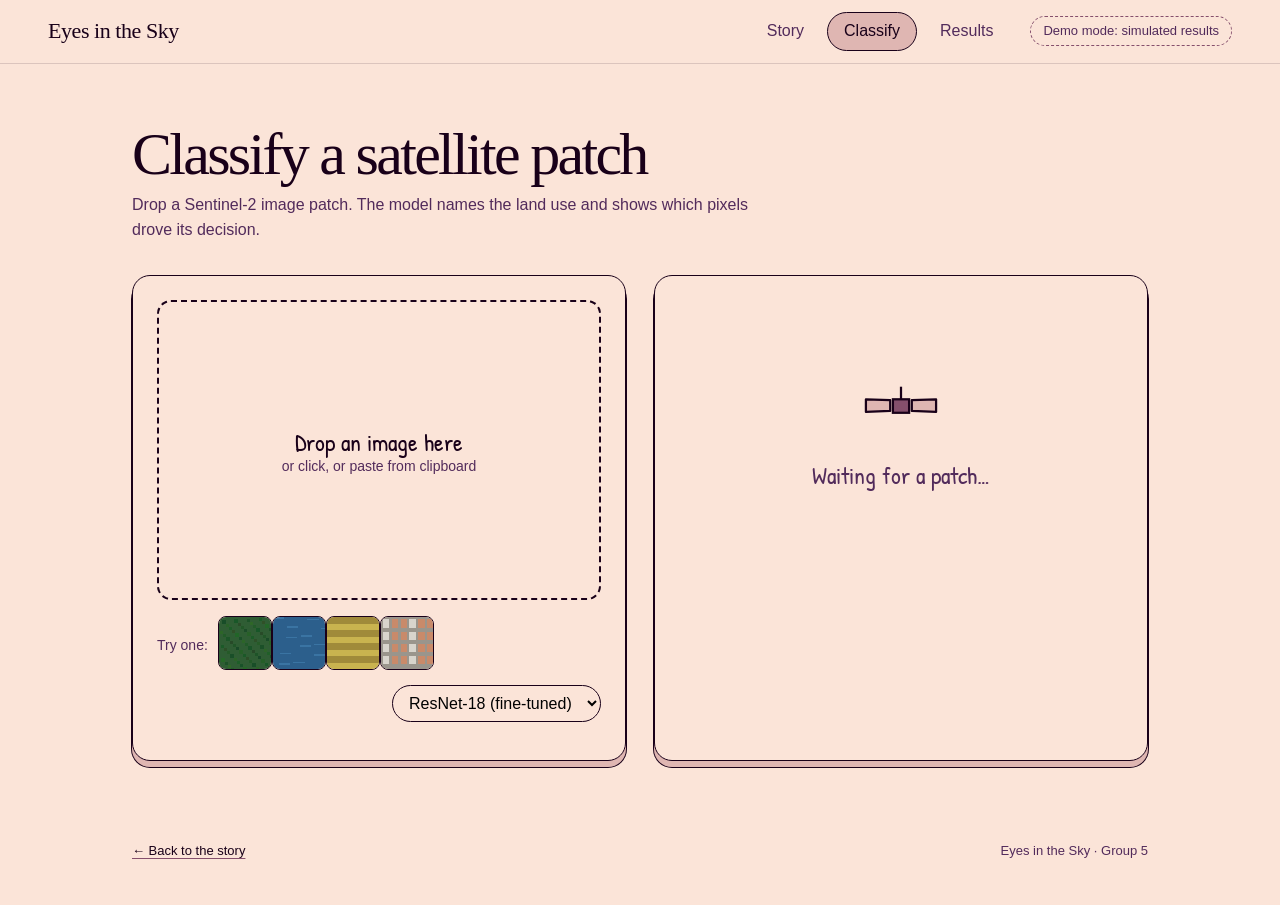
<file: app.html>
<!doctype html>
<html lang="en"><head><meta charset="utf-8"><meta name="viewport" content="width=device-width,initial-scale=1"><meta name="theme-color" content="#190019"><title>Eyes in the Sky · Classifier</title>
<link href="https://fonts.googleapis.com/css2?family=Patrick+Hand&display=swap" rel="stylesheet">
<style>
:root{color-scheme:light;--ink:#190019;--mute:#522B5B;--sun:#DFB6B2;--red:#854F6C;--blue:#2B124C;--ease:cubic-bezier(.2,.7,.2,1)}
*{box-sizing:border-box}html{background:#FBE4D8}body{margin:0;background:#FBE4D8;color:var(--ink);font:16px/1.55 Arial,sans-serif}
:focus-visible{outline:2px solid var(--ink);outline-offset:3px}
input[type=range]{appearance:none;-webkit-appearance:none;background:transparent;accent-color:var(--red)}
input[type=range]::-webkit-slider-runnable-track{height:6px;border-radius:3px;background:var(--sun);border:1px solid var(--red)}
input[type=range]::-webkit-slider-thumb{appearance:none;-webkit-appearance:none;width:15px;height:15px;margin-top:-5px;border-radius:50%;background:var(--red);border:1px solid var(--ink)}
.top{position:sticky;top:0;z-index:5;display:flex;align-items:center;gap:20px;padding:12px clamp(16px,4vw,48px);background:rgba(251,228,216,.92);backdrop-filter:blur(10px);border-bottom:1px solid rgba(25,0,25,.14)}
.brand{font:22px Georgia,serif;letter-spacing:-.02em;color:inherit;text-decoration:none;margin-right:auto}
.tabs{display:flex;gap:6px}.tabs a{padding:6px 16px;border-radius:99px;color:var(--mute);text-decoration:none;border:1px solid transparent;transition:.2s}
.tabs a.on{color:var(--ink);background:var(--sun);border-color:var(--ink)}
.pill{font-size:13px;padding:4px 12px;border-radius:99px;border:1px dashed var(--red);background:#FBE4D8;color:var(--mute)}.pill.live{border:1px solid #190019;background:#2B124C;color:#FBE4D8}
main{max-width:1080px;margin:0 auto;padding:clamp(28px,5vw,60px) clamp(16px,4vw,32px) 80px}
h1{margin:0 0 8px;font:400 clamp(36px,5vw,60px)/1.02 Georgia,serif;letter-spacing:-.045em}.sub{margin:0 0 32px;color:var(--mute);max-width:40em}
.grid{display:grid;grid-template-columns:1fr 1fr;gap:28px}@media(max-width:820px){.grid{grid-template-columns:1fr}}
.card{border:1px solid var(--ink);border-radius:18px;padding:24px;box-shadow:0 6px 0 var(--sun),0 6px 0 1px var(--ink);background:#FBE4D8}
#drop{position:relative;display:grid;place-items:center;min-height:300px;border:2px dashed var(--ink);border-radius:14px;cursor:pointer;overflow:hidden;text-align:center;padding:16px;transition:background .2s,transform .2s}
#drop:hover,#drop.over{background:var(--sun);transform:scale(1.01)}#drop input{display:none}
#pv{display:none;width:min(100%,300px);aspect-ratio:1;image-rendering:pixelated;border-radius:8px;border:1px solid var(--ink)}
.hint{font:24px "Patrick Hand","Segoe Print",cursive}.hint small{display:block;font:14px Arial;color:var(--mute)}
.scan{position:absolute;left:0;right:0;top:0;height:3px;background:var(--red);box-shadow:0 0 14px var(--red);opacity:0}
#drop.busy .scan{opacity:1;animation:scan 1s ease-in-out infinite alternate}@keyframes scan{to{top:calc(100% - 3px)}}
.row{display:flex;flex-wrap:wrap;gap:10px;align-items:center;margin-top:16px}.row span{font-size:14px;color:var(--mute)}
.smp{padding:0;border:1px solid var(--ink);border-radius:8px;overflow:hidden;cursor:pointer;background:none;transition:transform .2s var(--ease)}.smp:hover{transform:translateY(-4px) rotate(-3deg)}
.smp canvas{display:block;width:52px;height:52px;image-rendering:pixelated}
select{margin-left:auto;padding:8px 12px;border:1px solid var(--ink);border-radius:99px;background:#FBE4D8;font:inherit}
.empty{display:grid;place-items:center;min-height:300px;text-align:center;color:var(--mute)}.empty svg{width:90px;animation:bob 3s ease-in-out infinite}@keyframes bob{50%{transform:translateY(-8px) rotate(4deg)}}
#res{display:none}#res.on{display:block;animation:pop .5s var(--ease)}@keyframes pop{from{opacity:0;transform:translateY(14px)}}
.big{display:flex;align-items:center;gap:18px}.big h2{margin:0;font:400 clamp(28px,3.4vw,40px)/1.05 Georgia,serif;letter-spacing:-.03em}.big p{margin:2px 0 0;color:var(--mute);font-size:14px}
.ring{width:84px;flex:none;transform:rotate(-90deg)}.ring circle{fill:none;stroke-width:8;stroke-linecap:round}.ring .bg{stroke:var(--sun)}.ring .fg{stroke:var(--blue);stroke-dasharray:213.6;transition:stroke-dashoffset 1s var(--ease)}
.ringw{position:relative;flex:none}.ringw b{position:absolute;inset:0;display:grid;place-items:center;font-size:17px}
.bars{margin:20px 0}.b{display:grid;grid-template-columns:150px 1fr 52px;gap:10px;align-items:center;margin:8px 0;font-size:14px}.b i{display:block;height:12px;border-radius:6px;background:var(--sun);overflow:hidden}.b i u{display:block;height:100%;width:0;background:var(--ink);transition:width .8s var(--ease)}.b:first-child u{background:var(--blue)}
.cam{position:relative;width:min(100%,260px);aspect-ratio:1;border:1px solid var(--ink);border-radius:8px;overflow:hidden}.cam img{position:absolute;inset:0;width:100%;height:100%;image-rendering:pixelated}
#cam{opacity:.6;mix-blend-mode:normal}.cue{margin:14px 0 0;font:italic 18px/1.5 Georgia,serif;color:var(--mute)}
.stats{display:grid;grid-template-columns:repeat(auto-fit,minmax(180px,1fr));gap:20px;margin-bottom:28px}.stats .card b{display:block;font:400 44px Georgia,serif}.stats .card span{color:var(--mute);font-size:14px}
.cm{display:grid;grid-template-columns:30px repeat(10,1fr);gap:2px;font-size:11px;text-align:center}.cm i{aspect-ratio:1;border-radius:3px;animation:pop .5s backwards;cursor:default}.cm em{font-style:normal;color:var(--mute);align-self:center}
svg.ch{width:100%;height:auto}.ch .l{fill:none;stroke-width:3;stroke-linecap:round;stroke-linejoin:round;stroke-dasharray:1;stroke-dashoffset:1;animation:dr 1.6s var(--ease) forwards}@keyframes dr{to{stroke-dashoffset:0}}.ch text{font:12px Arial;fill:var(--mute)}
.note{font-size:13px;color:var(--mute);margin-top:14px}.err{color:var(--red);font-size:14px}
.foot{max-width:1080px;margin:0 auto;padding:0 clamp(16px,4vw,32px) 44px;display:flex;flex-wrap:wrap;justify-content:space-between;gap:10px;font-size:13px;color:var(--mute)}
.foot a{color:var(--ink);text-underline-offset:3px;text-decoration-color:var(--red)}
@media(prefers-reduced-motion:reduce){*{animation:none!important;transition:none!important}.ch .l{stroke-dashoffset:0}}
</style></head><body>
<nav class="top"><a class="brand" href="Eyes_in_the_Sky_landing.html" title="Back to the story">Eyes in the Sky</a><div class="tabs"><a href="Eyes_in_the_Sky_landing.html">Story</a><a href="#classify" id="tc">Classify</a><a href="#results" id="tr">Results</a></div><span class="pill" id="st">Demo mode</span></nav>
<main>
<section id="v1"><h1>Classify a satellite patch</h1><p class="sub">Drop a Sentinel-2 image patch. The model names the land use and shows which pixels drove its decision.</p>
<div class="grid"><div class="card"><div id="drop" tabindex="0" role="button" aria-label="Upload an image"><input type="file" id="file" accept="image/*"><b class="scan"></b><img id="pv" alt="Uploaded patch"><div class="hint" id="hint">Drop an image here<small>or click, or paste from clipboard</small></div></div>
<div class="row"><span>Try one:</span><span id="smp"></span><select id="mdl" aria-label="Model"></select></div><p class="err" id="err"></p></div>
<div class="card"><div class="empty" id="emp"><div><svg viewBox="-100 -48 200 96"><path d="M-78,-14L-24,-12V12L-78,14ZM78,-14L24,-12V12L78,14Z" fill="#DFB6B2" stroke="#190019" stroke-width="5" stroke-linejoin="round"/><rect x="-18" y="-14" width="36" height="30" fill="#854F6C" stroke="#190019" stroke-width="5"/><path d="M0,-14V-42" stroke="#190019" stroke-width="5"/></svg><p class="hint">Waiting for a patch…</p></div></div>
<div id="res"><div class="big"><div class="ringw"><svg class="ring" viewBox="0 0 80 80"><circle class="bg" cx="40" cy="40" r="34"/><circle class="fg" id="rg" cx="40" cy="40" r="34" stroke-dashoffset="213.6"/></svg><b id="cf"></b></div><div><h2 id="lb"></h2><p>predicted land-use class</p></div></div>
<div class="bars" id="bars"></div><div class="row" style="margin:0 0 12px"><b>Grad-CAM</b><span>heat-map strength</span><input type="range" id="op" min="0" max="100" value="60" aria-label="Heat-map strength"></div>
<div class="cam"><img id="cb" alt=""><img id="cam" alt="Grad-CAM heat map"></div><p class="cue" id="cue"></p></div></div></div></section>
<section id="v2" hidden><h1>Model results</h1><p class="sub">Test-set performance and the data-efficiency study.</p><div class="stats"><div class="card"><b id="ac"></b><span>test accuracy</span></div><div class="card"><b id="f1"></b><span>macro-F1</span></div></div>
<div class="grid"><div class="card"><h3 style="margin:0 0 12px;font:400 24px Georgia,serif">Confusion matrix</h3><div class="cm" id="cm"></div><p class="note">Rows are the truth, columns the prediction. Blue is correct, red is a mistake.</p></div>
<div class="card"><h3 style="margin:0 0 12px;font:400 24px Georgia,serif">Accuracy vs training data</h3><svg class="ch" id="ch" viewBox="0 0 560 320"></svg><p class="note" id="mn"></p></div></div></section>
</main>
<footer class="foot"><a href="Eyes_in_the_Sky_landing.html">← Back to the story</a><span>Eyes in the Sky · Group 5</span></footer>
<script>
const CL=["AnnualCrop","Forest","HerbaceousVegetation","Highway","Industrial","Pasture","PermanentCrop","Residential","River","SeaLake"],AB=["AC","Fo","HV","Hw","In","Pa","PC","Re","Ri","SL"];
const CUE=["Straight crop rows with bare soil between","Dark, dense canopy with no hard edges","Patchy, irregular green","A thin bright line, long and almost straight","Large flat roofs and car parks","Smooth, even light green","Regular rows of trees or vines","Small roofs repeated in tidy blocks","A winding dark ribbon with curved edges","Flat, even dark water"];
const API=new URLSearchParams(location.search).get("api")||"",$=i=>document.getElementById(i),sleep=t=>new Promise(r=>setTimeout(r,t));let live=false,cur=null;
// ---- backend (see API.md) with demo fallback
async function j(p,o){const r=await fetch(API+p,o);if(!r.ok)throw Error(r.status);return r.json()}
async function init(){let m=[{id:"resnet18",label:"ResNet-18 (fine-tuned)"},{id:"scratch",label:"Scratch CNN"}];
 if(API)try{m=(await j("/api/models")).models;live=true}catch(e){}
 $("mdl").innerHTML=m.map(x=>`<option value="${x.id}">${x.label}</option>`).join("");$("st").textContent=live?"Backend connected":"Demo mode: simulated results";$("st").className="pill"+(live?" live":"")}
function mock(cv){const d=cv.getContext("2d").getImageData(0,0,64,64).data;let r=0,g=0,b=0;for(let i=0;i<d.length;i+=4){r+=d[i];g+=d[i+1];b+=d[i+2]}r/=4096;g/=4096;b/=4096;
 const br=(r+g+b)/3,sat=Math.max(r,g,b)-Math.min(r,g,b),s=CL.map(()=>.2),a=(k,v)=>s[CL.indexOf(k)]+=v;
 if(b>g&&b>r){a("SeaLake",3);a("River",1.5)}else if(sat<28){a("Industrial",2.5);a("Highway",1.5);a("Residential",1)}else if(g>r&&br<90){a("Forest",3);a("HerbaceousVegetation",1)}else if(g>r){a("Pasture",2.2);a("HerbaceousVegetation",1.4);a("PermanentCrop",1)}else{a("AnnualCrop",2.4);a("PermanentCrop",1.2);a("Residential",1)}
 const e=s.map(v=>Math.exp(v*1.6)),t=e.reduce((x,y)=>x+y);return e.map(v=>v/t)}
function fakeCam(k){const c=document.createElement("canvas");c.width=c.height=64;const x=c.getContext("2d"),cx=20+k*4%28,cy=18+k*7%26,g=x.createRadialGradient(cx,cy,2,cx,cy,30);g.addColorStop(0,"rgba(133,79,108,.95)");g.addColorStop(.5,"rgba(223,182,178,.55)");g.addColorStop(1,"rgba(251,228,216,0)");x.fillStyle=g;x.fillRect(0,0,64,64);return c.toDataURL()}
async function predict(blob,cv){if(live)try{const f=new FormData();f.append("image",blob);f.append("model",$("mdl").value);return await j("/api/predict",{method:"POST",body:f})}catch(e){$("err").textContent="Backend error ("+e.message+"). Showing a simulated result instead."}
 await sleep(1100);const p=mock(cv),o=p.map((v,i)=>[v,i]).sort((a,b)=>b[0]-a[0]);return{label:CL[o[0][1]],confidence:o[0][0],top3:o.slice(0,3).map(([v,i])=>({label:CL[i],prob:v})),gradcam:fakeCam(o[0][1])}}
// ---- classify view
async function load(file){if(!file||!file.type.startsWith("image/"))return;cur=file;$("err").textContent="";const url=URL.createObjectURL(file),im=$("pv");im.src=url;await im.decode().catch(()=>{});im.style.display="block";$("hint").style.display="none";
 const cv=document.createElement("canvas");cv.width=cv.height=64;cv.getContext("2d").drawImage(im,0,0,64,64);$("drop").classList.add("busy");
 const r=await predict(file,cv);$("drop").classList.remove("busy");show(r,url)}
function show(r,url){$("emp").style.display="none";$("res").classList.add("on");$("lb").textContent=r.label;$("cf").textContent=Math.round(r.confidence*100)+"%";
 $("rg").style.strokeDashoffset=213.6*(1-r.confidence);$("cb").src=url;$("cam").src=r.gradcam||"";$("cue").textContent="What it looks for: "+(CUE[CL.indexOf(r.label)]||"").toLowerCase()+".";
 $("bars").innerHTML=r.top3.map(t=>`<div class="b"><span>${t.label}</span><i><u data-w="${t.prob*100}"></u></i><span>${(t.prob*100).toFixed(1)}%</span></div>`).join("");
 requestAnimationFrame(()=>requestAnimationFrame(()=>document.querySelectorAll(".b u").forEach(u=>u.style.width=u.dataset.w+"%")))}
const dz=$("drop");dz.onclick=()=>$("file").click();dz.onkeydown=e=>{if(e.key==="Enter"||e.key===" ")$("file").click()};$("file").onchange=e=>load(e.target.files[0]);
["dragover","dragenter"].forEach(n=>dz.addEventListener(n,e=>{e.preventDefault();dz.classList.add("over")}));["dragleave","drop"].forEach(n=>dz.addEventListener(n,()=>dz.classList.remove("over")));
dz.addEventListener("drop",e=>{e.preventDefault();load(e.dataTransfer.files[0])});addEventListener("paste",e=>load([...e.clipboardData.files][0]));$("mdl").onchange=()=>cur&&load(cur);$("op").oninput=e=>$("cam").style.opacity=e.target.value/100;
// procedural sample patches so the demo works with no files
const SM=[["Forest",x=>{x.fillStyle="#2f5d34";x.fillRect(0,0,64,64);for(let i=0;i<260;i++){x.fillStyle=`rgba(${20+i%30},${70+i%40},40,.8)`;x.fillRect(i*37%64,i*53%64,4,4)}}],["Sea",x=>{x.fillStyle="#2c5f8c";x.fillRect(0,0,64,64);x.fillStyle="#3a74a3";for(let i=0;i<12;i++)x.fillRect(i*17%60,i*11%64,14,2)}],["Crops",x=>{for(let i=0;i<8;i++){x.fillStyle=i%2?"#c9b34f":"#a08a3a";x.fillRect(0,i*8,64,8)}}],["Town",x=>{x.fillStyle="#9a958c";x.fillRect(0,0,64,64);for(let i=0;i<24;i++){x.fillStyle=i%3?"#c98a6a":"#d8d4cc";x.fillRect(i%6*11+2,(i/6|0)*15+3,8,10)}}]];
SM.forEach(([n,f])=>{const b=document.createElement("button");b.className="smp";b.title=n;const c=document.createElement("canvas");c.width=c.height=64;f(c.getContext("2d"));b.append(c);b.onclick=()=>c.toBlob(bl=>load(new File([bl],n+".png",{type:"image/png"})));$("smp").append(b)});
// ---- results view
async function results(){let m;if(live)try{m=await j("/api/metrics")}catch(e){}
 if(!m){const c=CL.map((_,i)=>CL.map((_,k)=>i==k?280:(i*7+k*13)%4));[[0,6,13],[6,0,18],[2,5,21],[5,2,18],[3,8,18],[8,3,17],[4,7,10],[7,4,10]].forEach(([a,b,n])=>c[a][b]=n);const t=c.flat().reduce((a,b)=>a+b),d=c.reduce((a,r,i)=>a+r[i],0);
  m={accuracy:d/t*100,macro_f1:d/t*100-.2,confusion:c,efficiency:{fractions:[5,10,25,50,100],scratch:[62,71,82,89,93],transfer:[88,92,95,96.5,97.5]},demo:true}}
 const cnt=(id,v)=>{const e=$(id),t0=performance.now();(function f(n){const k=Math.min(1,(n-t0)/1200);e.textContent=(v*(1-Math.pow(1-k,3))).toFixed(1)+"%";if(k<1)requestAnimationFrame(f)})(t0)};cnt("ac",m.accuracy);cnt("f1",m.macro_f1);
 let h='<em></em>'+AB.map(a=>`<em>${a}</em>`).join("");m.confusion.forEach((r,i)=>{const s=r.reduce((a,b)=>a+b)||1;h+=`<em>${AB[i]}</em>`+r.map((v,k)=>{const p=v/s;return`<i title="${CL[i]} → ${CL[k]}: ${v}" style="animation-delay:${(i+k)*25}ms;background:${i==k?`rgba(43,18,76,${.15+p*.85})`:`rgba(133,79,108,${Math.min(1,p*8)})`}"></i>`}).join("")});$("cm").innerHTML=h;
 const e=m.efficiency,X=i=>60+i*115,Y=v=>270-(v-50)/50*240,path=a=>a.map((v,i)=>(i?"L":"M")+X(i)+","+Y(v)).join("");
 $("ch").innerHTML=[60,70,80,90,100].map(v=>`<line x1="50" x2="540" y1="${Y(v)}" y2="${Y(v)}" stroke="rgba(25,0,25,.15)"/><text x="8" y="${Y(v)+4}">${v}%</text>`).join("")+e.fractions.map((f,i)=>`<text x="${X(i)-8}" y="300">${f}%</text>`).join("")+`<path class="l" pathLength="1" stroke="#854F6C" d="${path(e.scratch)}"/><path class="l" pathLength="1" stroke="#2B124C" style="animation-delay:.3s" d="${path(e.transfer)}"/><text x="${X(4)-120}" y="${Y(e.scratch[4])+22}" fill="#854F6C" style="fill:#854F6C">Scratch CNN</text><text x="${X(4)-150}" y="${Y(e.transfer[4])-10}" style="fill:#2B124C">Pre-trained, fine-tuned</text>`;
 $("mn").textContent=m.demo?"Sample numbers shown because no backend is connected.":"Live results from the backend."}
function route(){const r=location.hash==="#results";$("v1").hidden=r;$("v2").hidden=!r;$("tc").className=r?"":"on";$("tr").className=r?"on":"";if(r)results()}
addEventListener("hashchange",route);init().then(route);
</script></body></html>
</file>
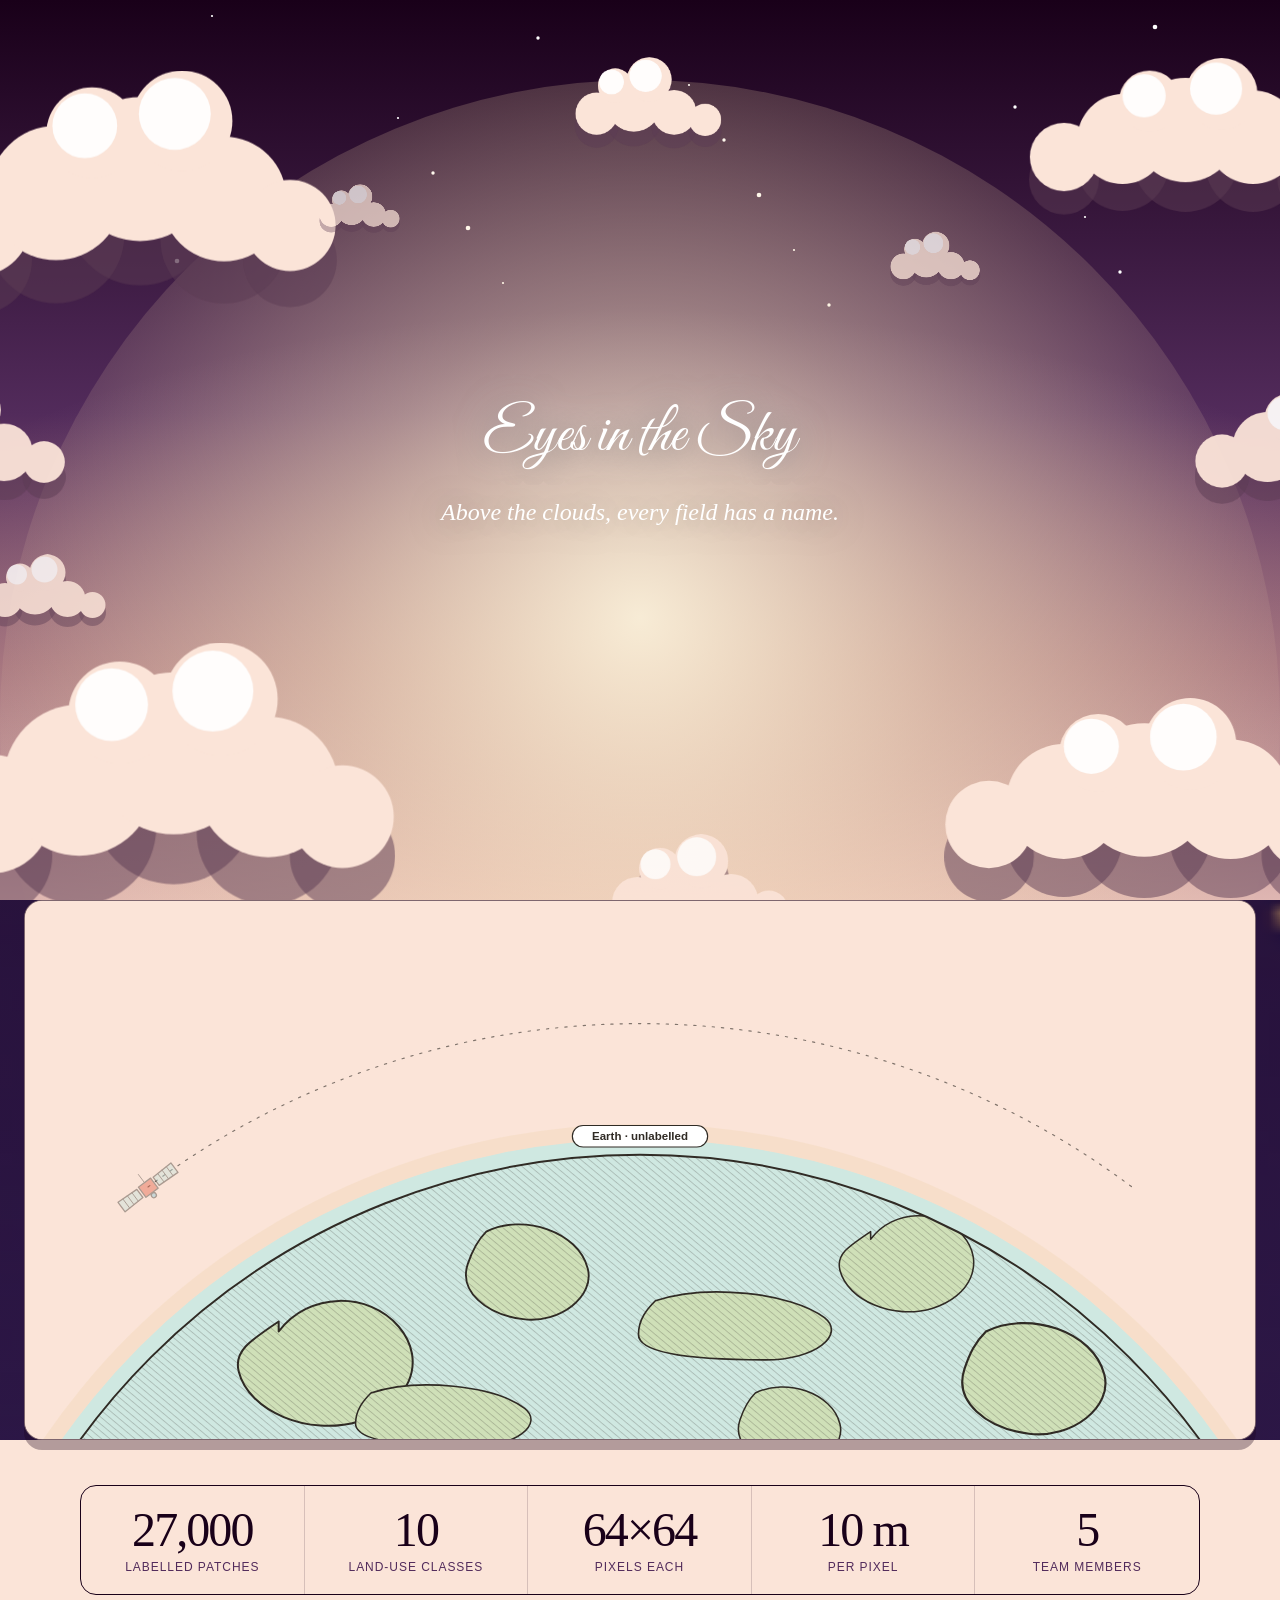
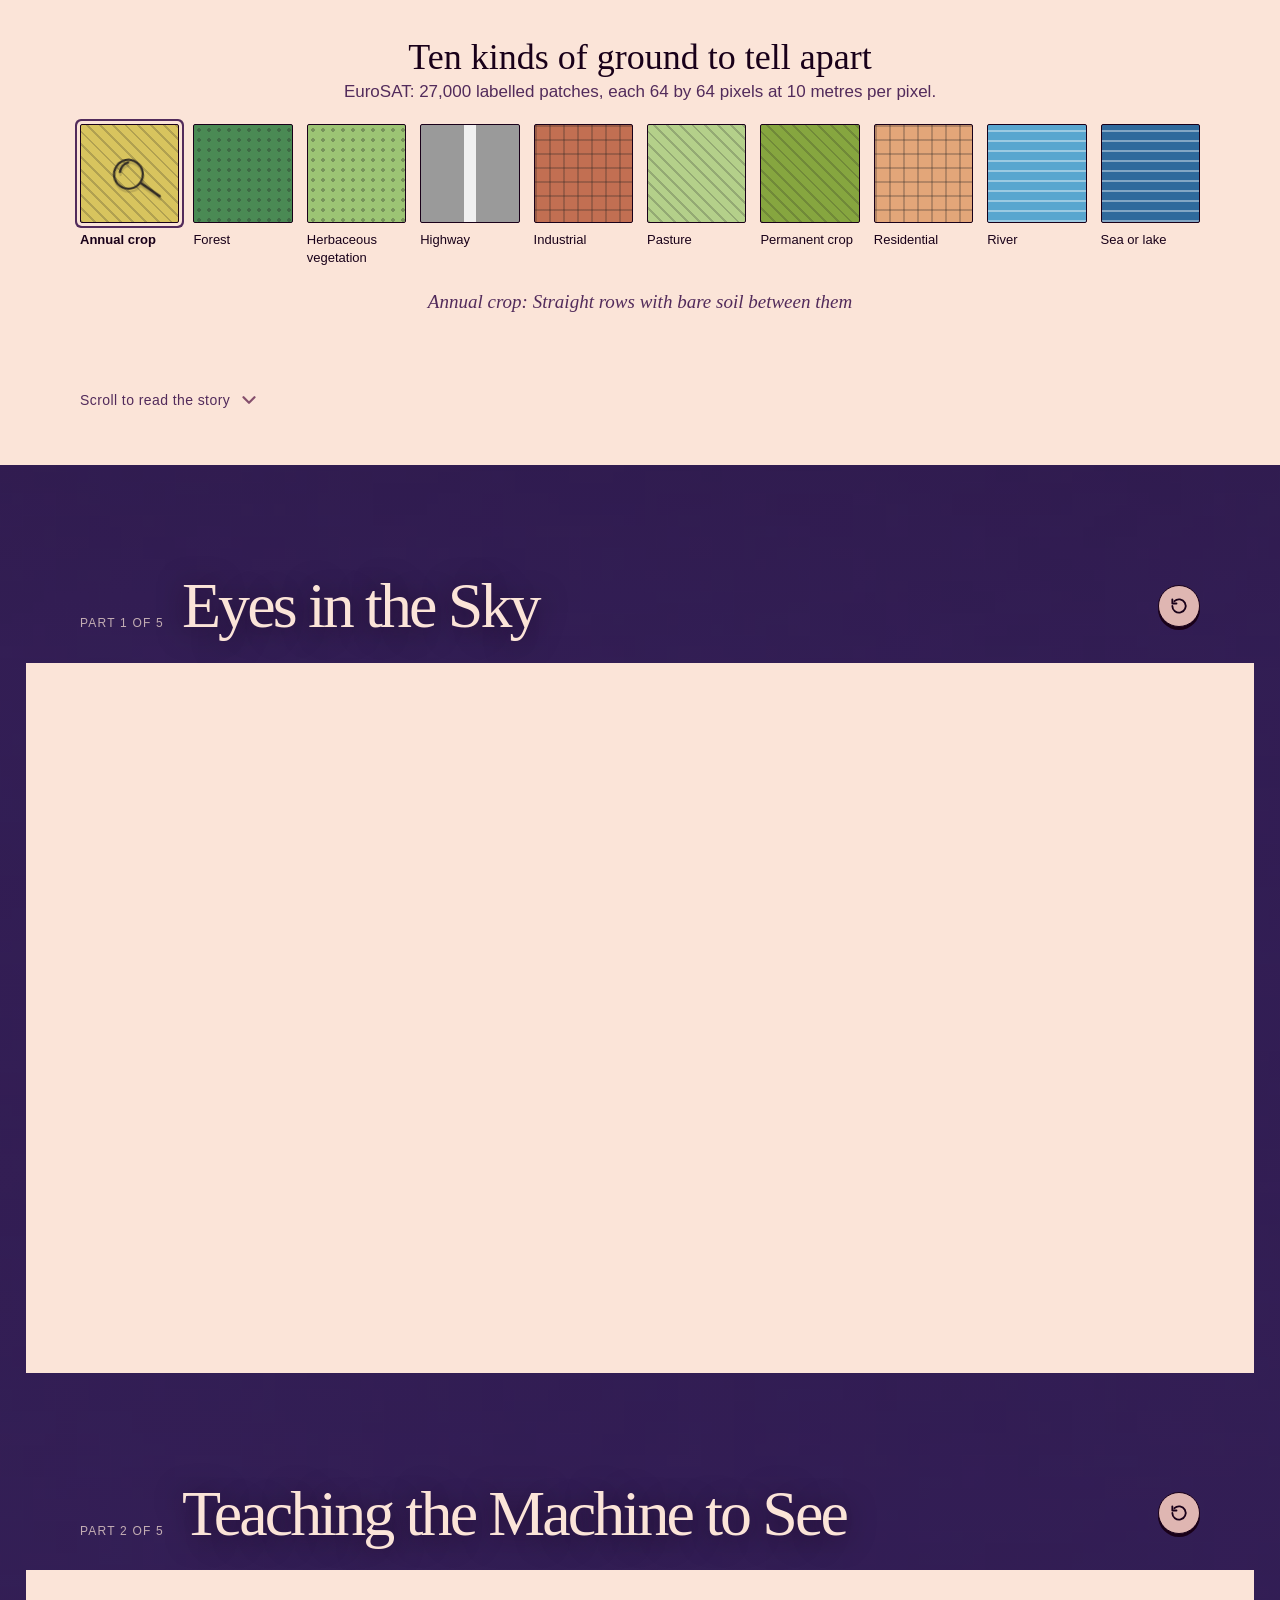
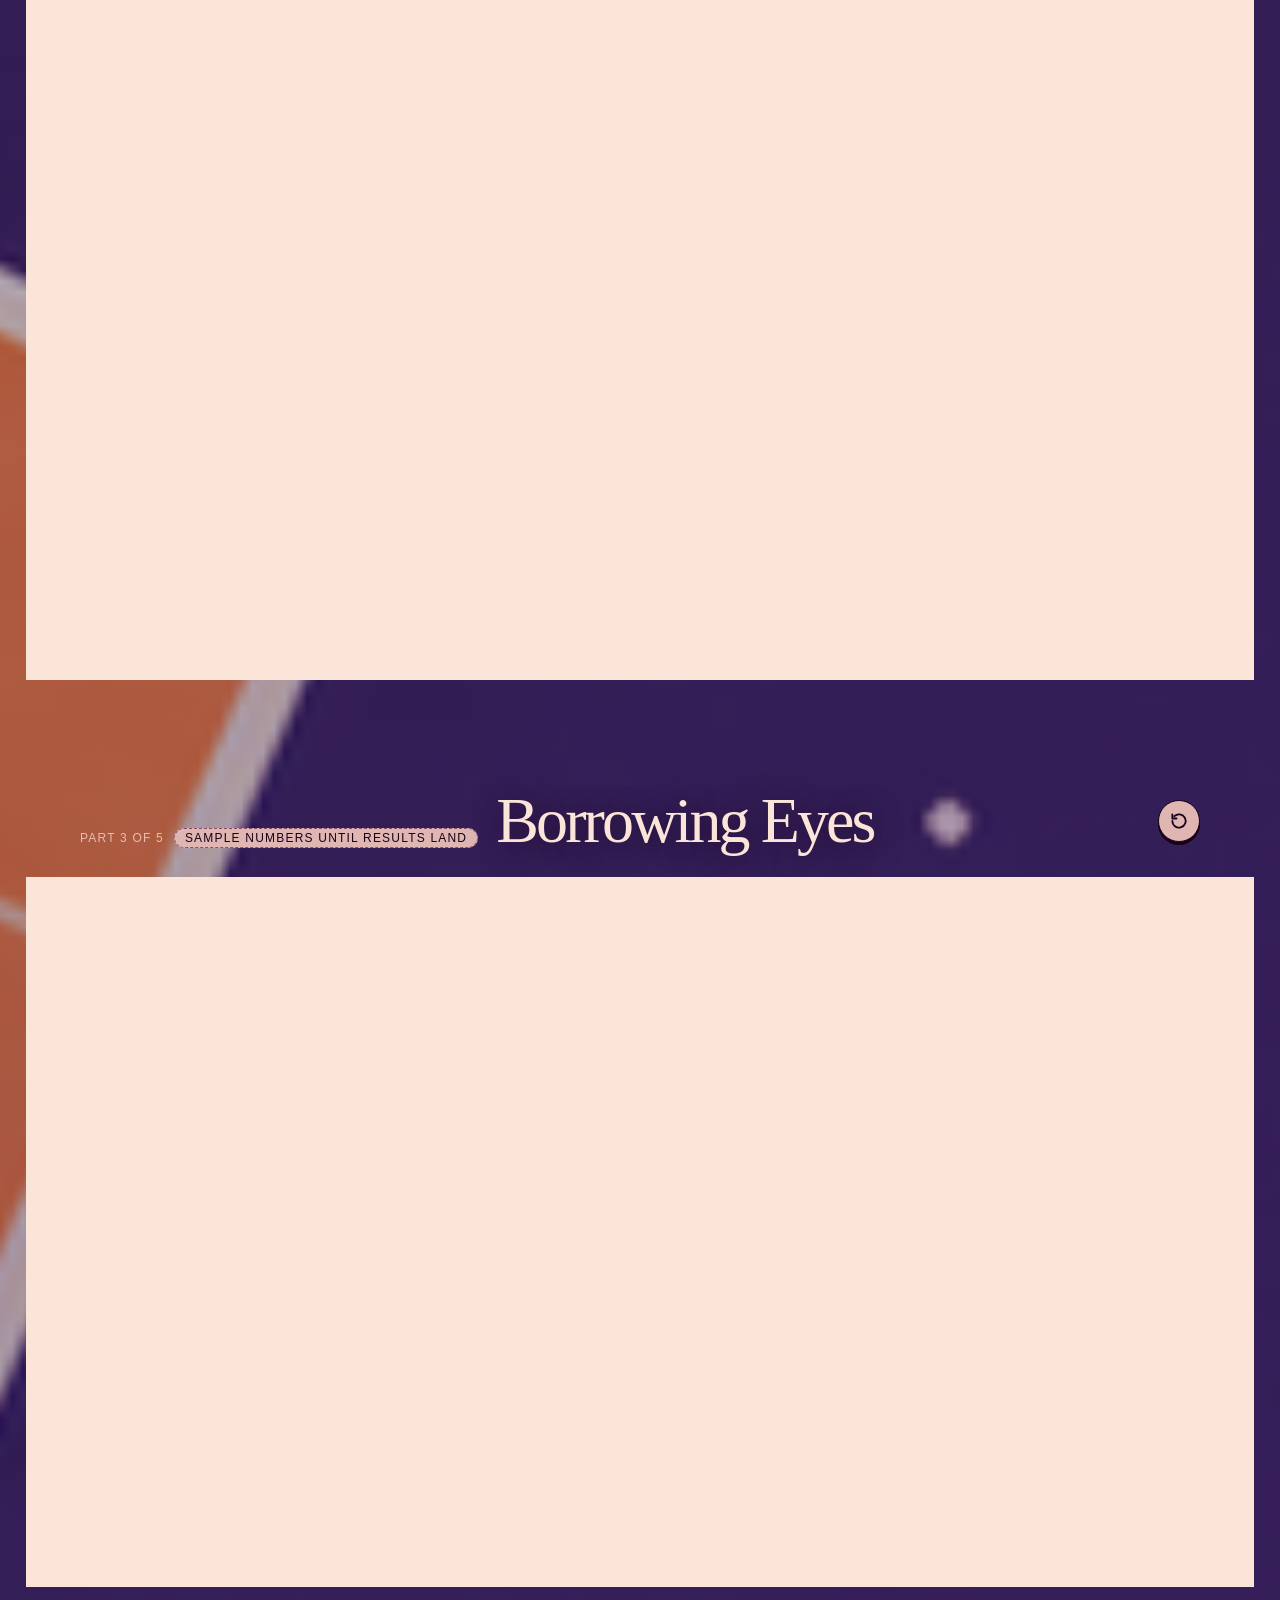
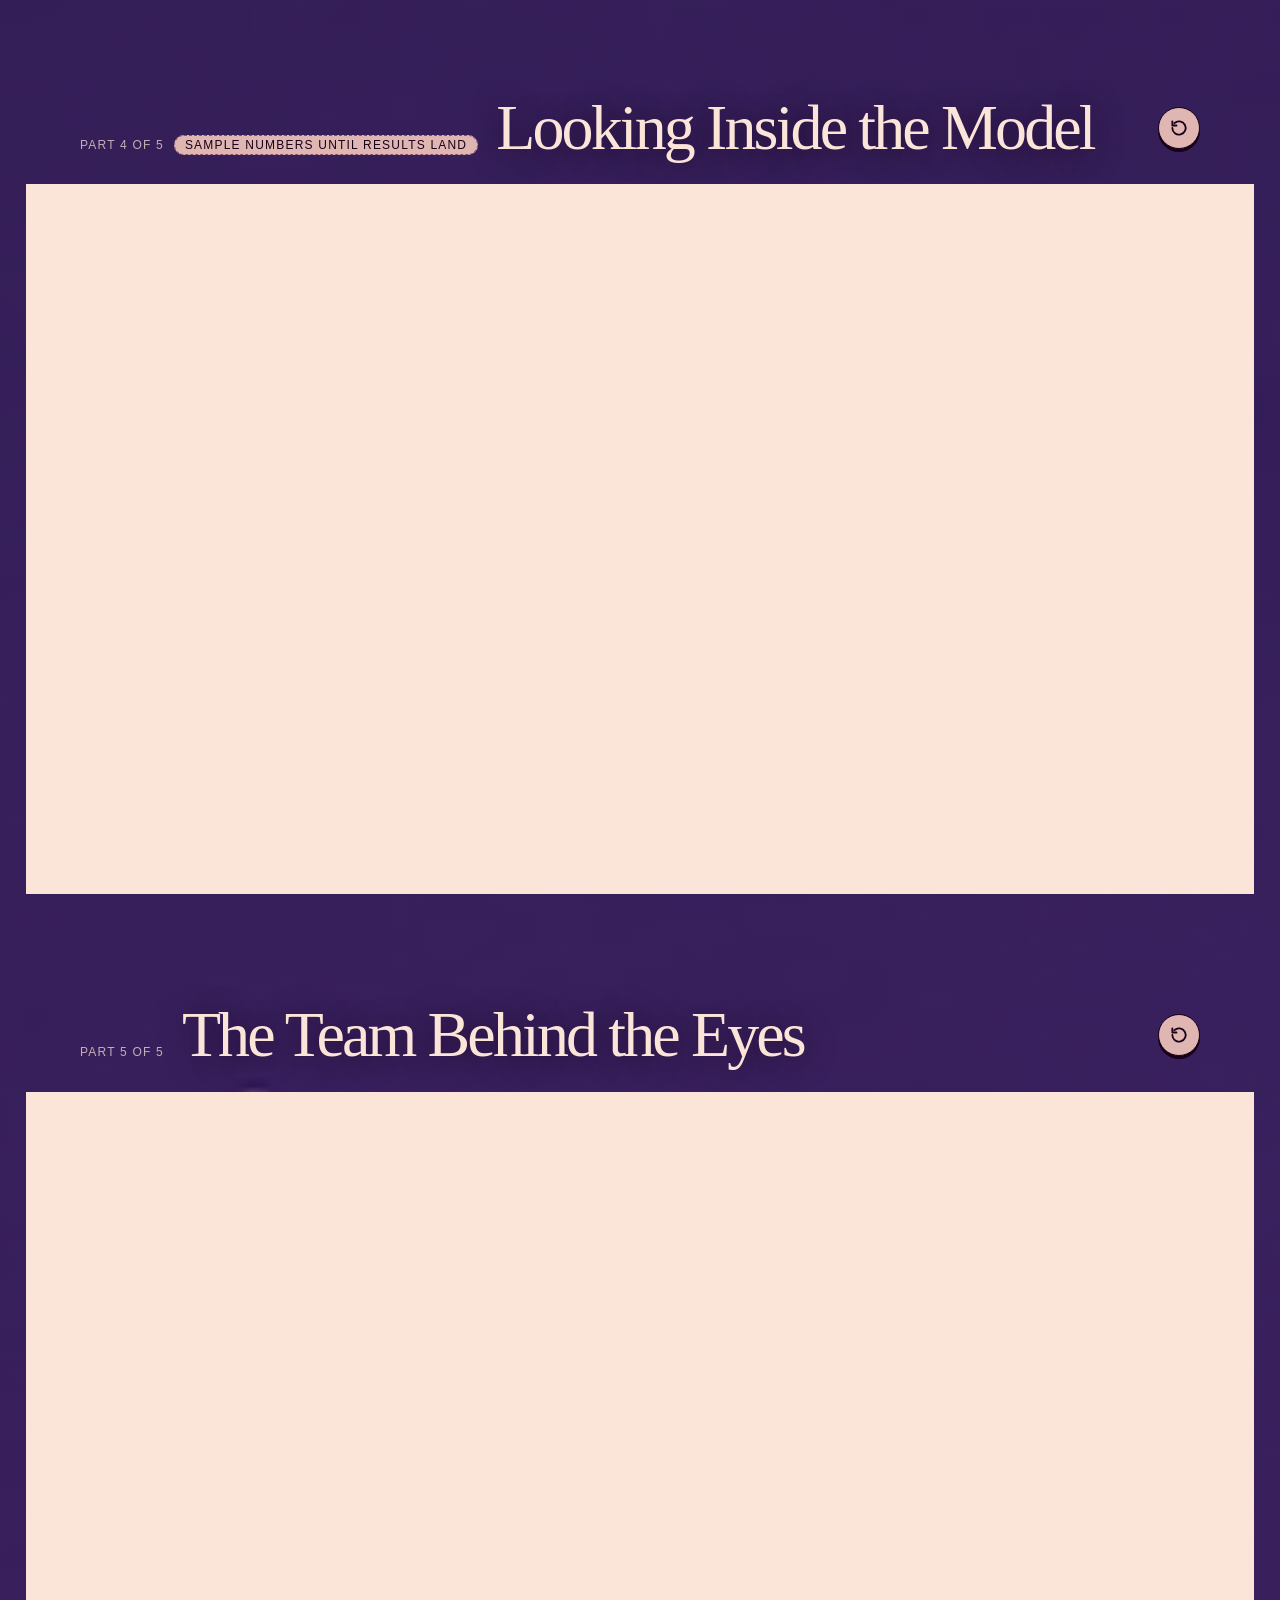
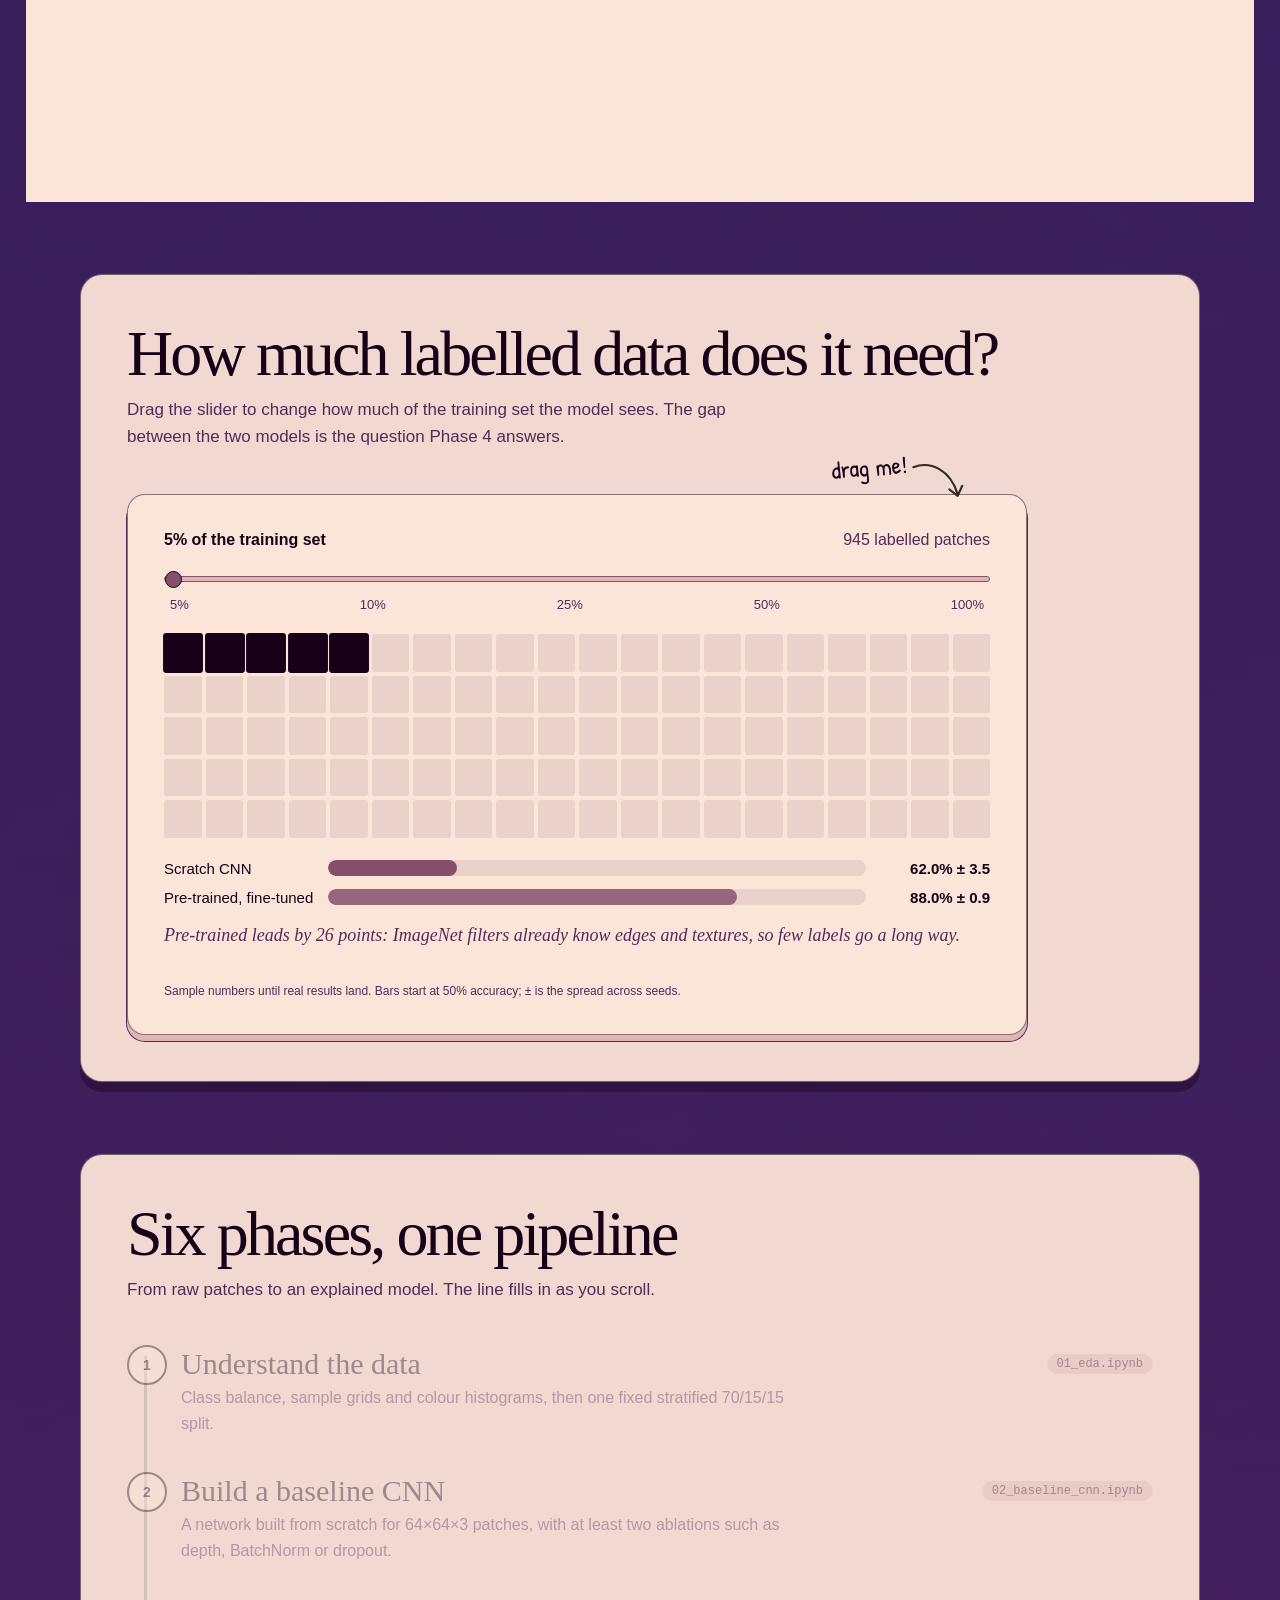
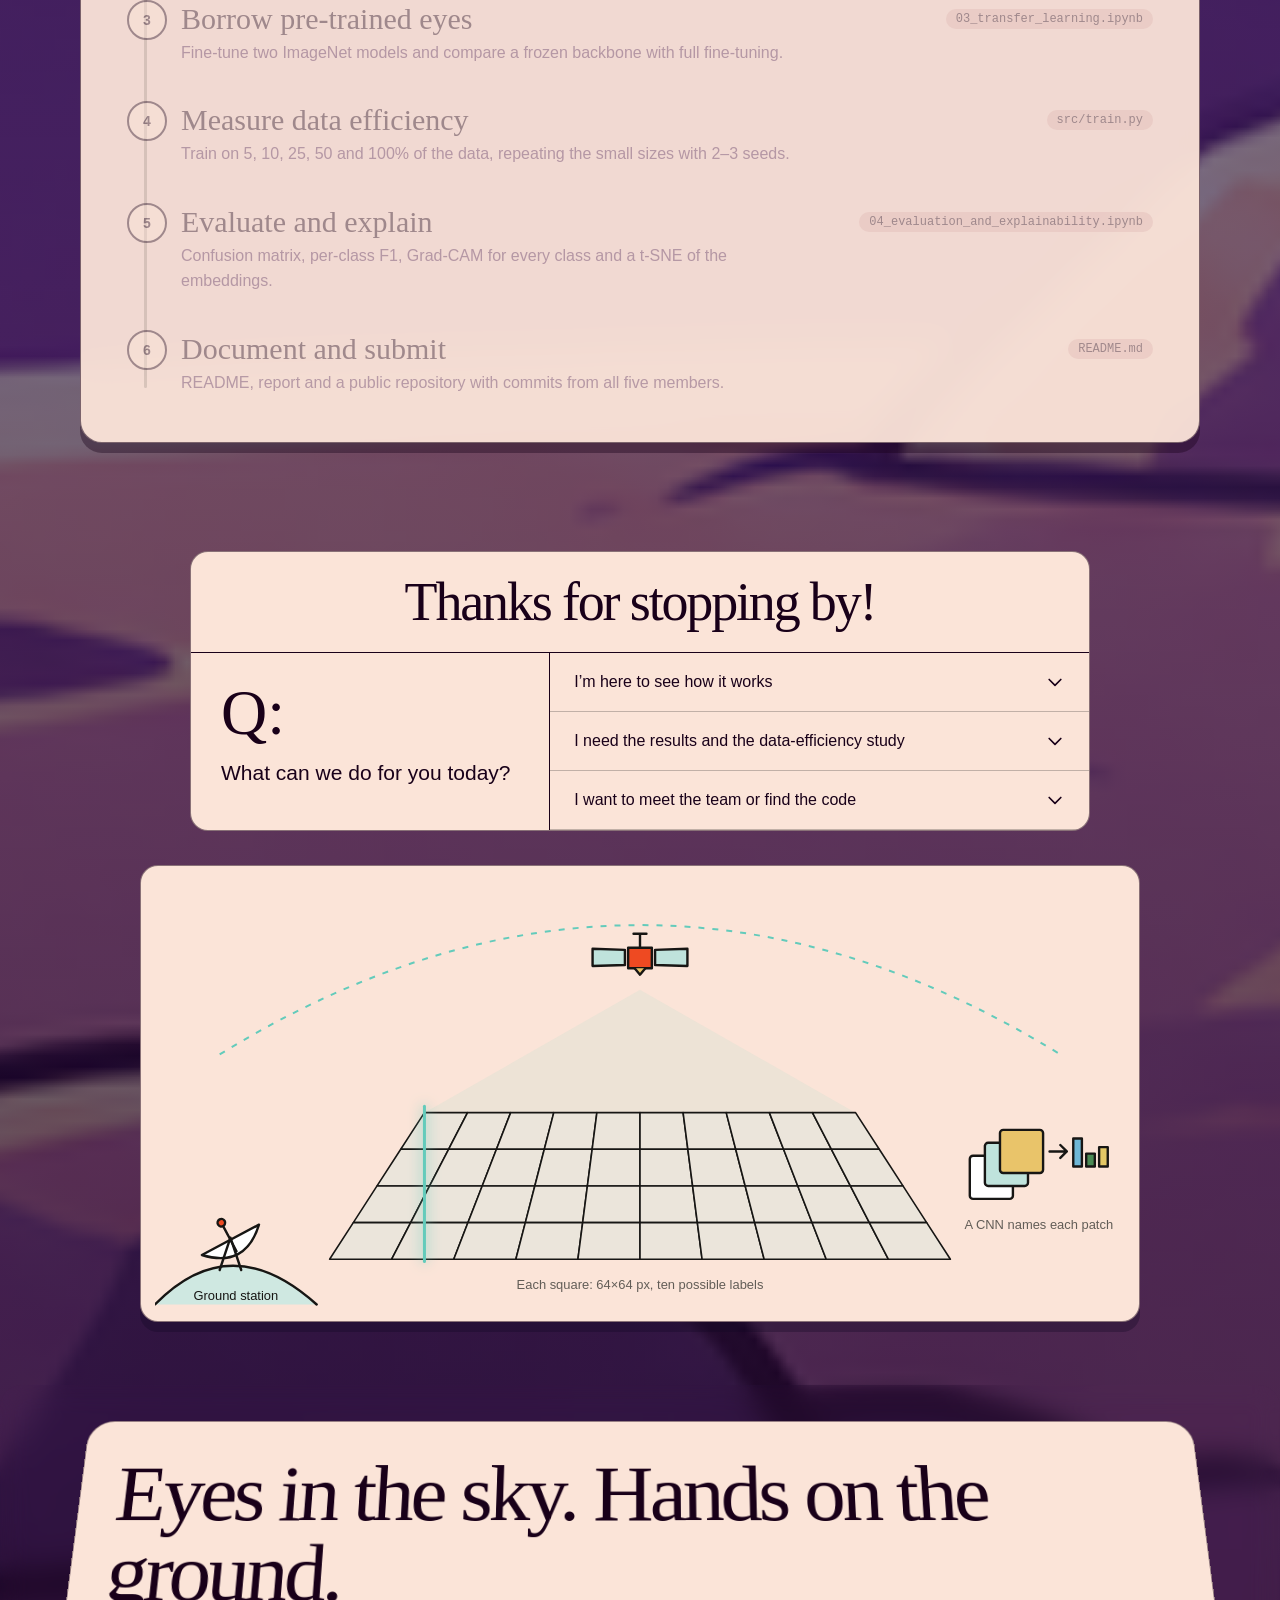
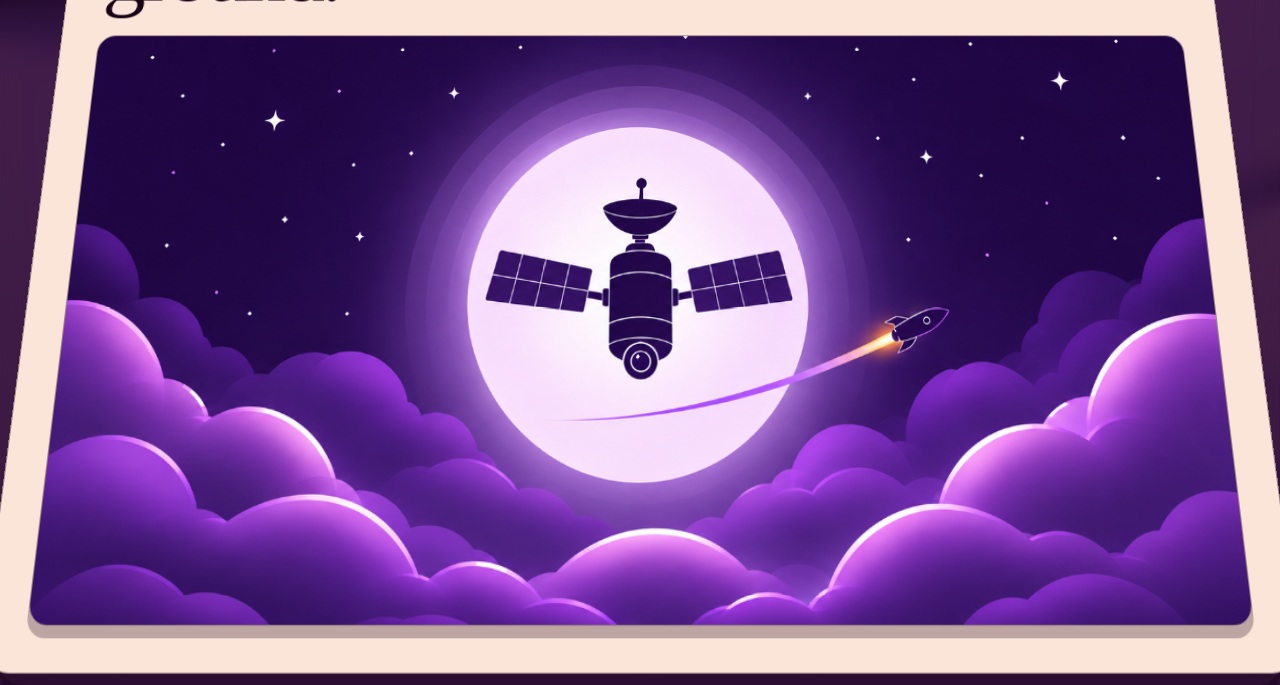
<file: Eyes_in_the_Sky_landing.html>
<!DOCTYPE html>
<html lang="en">
<head>
<meta charset="utf-8">
<meta name="viewport" content="width=device-width, initial-scale=1">
<meta name="theme-color" content="#190019">
<script>if("scrollRestoration" in history)history.scrollRestoration="manual";if(!location.hash)scrollTo(0,0);</script>
<title>Eyes in the Sky: Land-Use Classification from Satellite Images</title>
<link rel="preconnect" href="https://fonts.googleapis.com"><link rel="preconnect" href="https://fonts.gstatic.com" crossorigin>
<link href="https://fonts.googleapis.com/css2?family=Great+Vibes&family=Patrick+Hand&display=swap" rel="stylesheet">
<style>
:root{--paper:#fdf8f3;--ink:#222;--sea:#cfe8e1;--teal:#bfe3dc;--sun:#f4c27a;--red:#ee4a22;--mute:#575043;--font:"Patrick Hand","Segoe Print","Bradley Hand","Chalkboard SE","Comic Sans MS",cursive;--grain:url("data:image/svg+xml,%3Csvg xmlns='http://www.w3.org/2000/svg' width='180' height='180'%3E%3Cfilter id='n'%3E%3CfeTurbulence type='fractalNoise' baseFrequency='.8' numOctaves='2' stitchTiles='stitch'/%3E%3CfeColorMatrix values='0 0 0 0 .13 0 0 0 0 .13 0 0 0 0 .13 0 0 0 .9 0'/%3E%3C/filter%3E%3Crect width='100%25' height='100%25' filter='url(%23n)'/%3E%3C/svg%3E")}
*{box-sizing:border-box}
html{scroll-behavior:smooth}
body{margin:0;overflow-x:hidden;font-family:var(--font);color:var(--ink);background-color:var(--sea);background-image:linear-gradient(rgba(34,34,34,.07) 1px,transparent 1px),linear-gradient(90deg,rgba(34,34,34,.07) 1px,transparent 1px);background-size:64px 64px}
body::after{content:"";position:fixed;inset:0;z-index:50;pointer-events:none;opacity:.07;mix-blend-mode:multiply;background-image:var(--grain)}
a{color:inherit}
:focus-visible{outline:2px solid var(--ink);outline-offset:3px}
#prog{position:fixed;inset:0 0 auto 0;height:5px;z-index:60;background:var(--red);transform:scaleX(0);transform-origin:0 50%}
.wrap{width:min(1120px,100% - 2*clamp(16px,4vw,48px));margin-inline:auto}
@media (min-width:1100px){.wrap{width:min(1120px,100vw - 200px);margin-left:max(110px,calc((100vw - 1120px)/2))}}
/* hero */
.hero{min-height:100vh;display:flex;flex-direction:column;justify-content:center;gap:clamp(28px,6vh,56px);padding:clamp(36px,8vh,80px) 0 40px}
.top{display:grid;grid-template-columns:1.25fr 1fr;align-items:center;gap:32px}
h1{margin:0;font-weight:400;font-size:clamp(58px,10.5vw,138px);line-height:.92}
.ul{display:block;width:min(560px,92%);height:22px;margin:6px 0 18px;overflow:visible}
.sub{margin:0 0 10px;font-size:clamp(22px,3.2vw,36px);line-height:1.15}
.lede{margin:0 0 22px;max-width:34em;font-size:clamp(17px,1.9vw,21px);line-height:1.45;color:var(--mute)}
.team{display:flex;flex-wrap:wrap;gap:10px}
.chip{padding:5px 15px 6px;font-size:19px;background:var(--paper);border:2px solid var(--ink);border-radius:18px 12px 20px 12px;box-shadow:3px 3px 0 var(--ink)}
.chip small{display:block;font-size:13px;color:var(--red);line-height:1;margin-top:-1px}
.uni{margin:0 0 14px;font-size:17px;color:var(--mute)}
.art{width:100%;height:auto;overflow:visible}
.art .p{fill:none;stroke:var(--ink);stroke-width:2.4;stroke-linecap:round;stroke-linejoin:round;stroke-dasharray:1;stroke-dashoffset:1;animation:dr 1.3s ease-out forwards var(--d)}
.art .f,.ul .f{opacity:0;animation:fi 1.1s ease forwards var(--d)}
.ul path{fill:none;stroke:var(--red);stroke-width:4;stroke-linecap:round;stroke-dasharray:1;stroke-dashoffset:1;animation:dr 1.2s ease-out forwards .9s}
.bob{animation:bob 6s ease-in-out infinite 2.5s}
@keyframes dr{to{stroke-dashoffset:0}}@keyframes fi{to{opacity:1}}@keyframes bob{50%{transform:translateY(-9px)}}
.classes h3{margin:0 0 4px;font-weight:400;font-size:clamp(22px,2.6vw,30px)}
.classes p{margin:0 0 16px;font-size:17px;color:var(--mute)}
.tiles{display:grid;grid-template-columns:repeat(10,1fr);gap:14px}
.tile i{display:block;aspect-ratio:1;border:2px solid var(--ink);border-radius:12px 8px 14px 8px;box-shadow:3px 3px 0 var(--ink)}
.tile span{display:block;margin-top:8px;font-size:16px;line-height:1.1}
.scroll{align-self:flex-start;display:flex;align-items:center;gap:8px;font-size:18px;color:var(--mute);text-decoration:none}
.scroll svg{width:22px;height:22px;fill:none;stroke:var(--ink);stroke-width:2.4;stroke-linecap:round;stroke-linejoin:round;animation:nudge 2s ease-in-out infinite}
@keyframes nudge{50%{transform:translateY(5px)}}
/* chapters */
.ch{padding-top:clamp(56px,10vh,120px);scroll-margin-top:0}
.ch header{display:flex;align-items:baseline;gap:6px 18px;flex-wrap:wrap;margin-bottom:20px}
.k{font-size:21px;color:var(--mute)}
.ch h2{margin:0;font-weight:400;font-size:clamp(34px,5.6vw,70px);line-height:1}
.rp{margin-left:auto;align-self:center;display:grid;place-items:center;width:42px;height:42px;padding:0;background:var(--paper);color:var(--ink);border:2px solid var(--ink);border-radius:50% 46% 52% 48%;box-shadow:3px 3px 0 var(--ink);cursor:pointer;transition:transform .08s,box-shadow .08s}
.rp:active{transform:translate(3px,3px);box-shadow:none}
.rp svg{width:20px;height:20px;fill:none;stroke:currentColor;stroke-width:2.2;stroke-linecap:round;stroke-linejoin:round}
.sheet{position:relative;width:100%;aspect-ratio:900/540;max-height:88vh;overflow:hidden;background:var(--paper);border:2px solid var(--ink);border-radius:22px 16px 24px 14px;box-shadow:8px 8px 0 var(--ac),8px 8px 0 2px var(--ink)}
.sheet iframe{display:block;width:100%;height:100%;border:0;opacity:0;transition:opacity .5s}
/* satellite rail */
#orbit{position:fixed;left:26px;top:50%;z-index:40;width:28px;height:min(62vh,520px);transform:translateY(-50%)}
#orbit::before{content:"";position:absolute;left:13px;top:0;bottom:0;border-left:2.5px dashed var(--ink);opacity:.55}
.stop{position:absolute;left:5px;width:18px;height:18px;margin-top:-9px;background:var(--paper);border:2px solid var(--ink);border-radius:50%}
.stop.on{background:var(--red)}
.stop span{position:absolute;left:30px;top:50%;transform:translateY(-50%);padding:2px 10px 3px;white-space:nowrap;font-size:17px;background:var(--paper);border:2px solid var(--ink);border-radius:12px 8px 14px 8px;opacity:0;pointer-events:none;transition:opacity .15s}
.stop:hover span,.stop:focus-visible span{opacity:1}
#sat{position:absolute;left:-8px;top:0;width:44px;margin-top:-16px;pointer-events:none}
#sat svg{display:block;width:100%;height:auto}
@media (max-width:1099px){#orbit{display:none}}
/* footer */
.end{padding:clamp(70px,12vh,140px) 0 80px;text-align:left}
.end h2{margin:0 0 22px;font-weight:400;font-size:clamp(34px,6vw,76px);line-height:1}
.end p{margin:22px 0 0;font-size:17px;color:var(--mute)}
@media (max-width:900px){.top{grid-template-columns:1fr}.art{max-width:340px}.tiles{grid-template-columns:repeat(5,1fr)}}
@media (max-width:520px){.sheet{box-shadow:5px 5px 0 var(--ac),5px 5px 0 2px var(--ink)}.tiles{gap:10px}}
@media (prefers-reduced-motion:reduce){html{scroll-behavior:auto}.art .p,.ul path{animation:none;stroke-dashoffset:0}.art .f{animation:none;opacity:1}.bob,.scroll svg{animation:none}.sheet iframe{transition:none}}
/* editorial visual direction from the supplied reference */
:root{color-scheme:light;--paper:#fff;--ink:#171614;--sea:#fff;--teal:#63cbbb;--sun:#e9c46a;--red:#63cbbb;--mute:#625d57;--font:Georgia,"Times New Roman",serif}
body{background-color:var(--paper);background-image:none;font-family:Arial,Helvetica,sans-serif}
body::after{opacity:.025}
#prog{background:var(--teal)}
.wrap{width:min(1200px,100% - 2*clamp(24px,6vw,88px));margin-inline:auto}
@media (min-width:1100px){.wrap{width:min(1200px,100vw - 160px);margin-inline:auto}}
.hero{min-height:100svh;gap:clamp(52px,9vh,100px);padding:clamp(56px,9vh,100px) 0 56px}
.top{grid-template-columns:1.12fr .88fr;gap:clamp(36px,7vw,100px)}
h1,.ch h2,.end h2{font-family:Georgia,"Times New Roman",serif;letter-spacing:-.045em;font-weight:400}
h1{font-size:clamp(62px,9vw,118px);line-height:.94}
.sub{font-family:Georgia,"Times New Roman",serif;font-size:clamp(24px,3vw,38px);line-height:1.16}
.lede{font-size:clamp(16px,1.45vw,19px);line-height:1.65}
.uni,.classes p,.k,.ch header,.end p,.scroll{font-family:Arial,Helvetica,sans-serif}
.uni{font-size:13px;letter-spacing:.08em;text-transform:uppercase}
.ul path{stroke:var(--teal)}
.chip{font-family:Arial,Helvetica,sans-serif;font-size:14px;padding:9px 16px;background:var(--teal);border:1px solid var(--ink);border-radius:999px;box-shadow:0 3px 0 var(--ink)}
.chip small{color:#163e39}
.classes h3{font-family:Georgia,"Times New Roman",serif;font-size:clamp(25px,3vw,36px)}
.classes p,.tile span{font-family:Arial,Helvetica,sans-serif}
.tile i{border:1px solid var(--ink);border-radius:2px;box-shadow:none}
.tile span{font-size:13px;line-height:1.35}
.scroll{color:var(--ink);font-size:14px;letter-spacing:.03em}
.scroll svg{stroke:var(--teal)}
.ch{padding-top:clamp(76px,12vh,140px);scroll-margin-top:24px}
.ch header{margin-bottom:24px}
.k{font-size:12px;letter-spacing:.1em;text-transform:uppercase;color:var(--mute)}
.ch h2{font-size:clamp(38px,5vw,66px);line-height:1.02}
.rp{width:42px;height:42px;background:var(--teal);border:1px solid var(--ink);box-shadow:0 3px 0 var(--ink);border-radius:50%;transition:transform .15s,box-shadow .15s}
.rp:active{transform:translateY(3px);box-shadow:none}
.sheet{border:1px solid var(--ink);border-radius:8px;box-shadow:0 5px 0 var(--ac);background:var(--paper)}
#orbit::before{border-color:var(--teal);opacity:.85}
.stop{background:var(--paper);border:1px solid var(--ink)}
.stop.on{background:var(--teal)}
.stop span{font-family:Arial,Helvetica,sans-serif;font-size:13px;background:var(--paper);border:1px solid var(--ink);border-radius:3px}
.end{padding:clamp(80px,13vh,150px) 0 70px;border-top:1px solid rgba(23,22,20,.22);margin-top:clamp(70px,10vh,120px)}
.end h2{font-size:clamp(42px,6vw,76px)}
@media(max-width:900px){.top{grid-template-columns:1fr}.art{max-width:420px;margin-inline:auto}.hero{min-height:auto}}
@media(max-width:520px){.wrap{width:calc(100% - 36px)}.sheet{box-shadow:0 4px 0 var(--ac)}.tiles{gap:10px}.ch{padding-top:64px}}
/* landing opens with the animated solar-system scene */
.hero{min-height:0;display:flex;flex-direction:column;justify-content:flex-start;gap:clamp(34px,6vh,72px);padding:0 0 44px}
.hero-scene{position:relative;width:100vw;height:min(69svh,780px);min-height:380px;margin-inline:calc(50% - 50vw);overflow:hidden;background:#fff}
.hero-scene iframe{display:block;width:100%;height:100%;border:0;pointer-events:none}
.top{display:block;width:min(900px,100%);margin-inline:auto;text-align:center}
.top>div{display:flex;flex-direction:column;align-items:center}
.uni{max-width:54em;margin:0 0 18px}
h1{font-size:clamp(58px,9.2vw,126px);line-height:.9}
.ul{margin:10px auto 22px}
.sub{max-width:22em}
.lede{max-width:38em;margin-inline:auto}
.classes{text-align:center}
.classes p{margin-bottom:22px}
.tiles{text-align:left}
@media(max-width:700px){.hero-scene{height:54svh;min-height:320px}.hero{gap:28px}.uni{font-size:11px;line-height:1.5}h1{font-size:clamp(54px,13vw,88px)}}
/* chapter scenes run directly on the page without a card frame */
.sheet{border:0;border-radius:0;box-shadow:none;background:transparent;overflow:visible;max-height:none}
.sheet iframe{background:transparent}
/* keep the opening composition intact and let the title follow it cleanly */
.hero{position:relative;gap:clamp(30px,5vh,58px);padding-bottom:52px}
.hero-scene{height:auto;aspect-ratio:900/520;min-height:0;display:grid;place-items:center}
.hero-scene iframe{width:100%;height:100%}
.top{margin-top:0}
h1{font-size:clamp(52px,8vw,104px);line-height:.94}
.lede{line-height:1.6}
@media(max-width:700px){.hero{gap:28px}.hero-scene{aspect-ratio:900/520}}

/* v3: compact front, lighter rendering */
:root{--paper:#fff;--sea:#fff}html{background:#fff;color-scheme:light}body{background-color:#fff}body::after{display:none}
.hero{min-height:100svh;justify-content:center;gap:clamp(40px,7vh,80px);padding:clamp(70px,10vh,110px) 0 56px}
.hero-grid{display:grid;grid-template-columns:1.05fr .95fr;gap:clamp(32px,6vw,90px);align-items:center}
.hero-copy,.hero-copy>*{text-align:left;align-items:flex-start}
.hero-copy .uni{max-width:34em;margin:0 0 20px}.hero-copy h1{font-size:clamp(56px,7.6vw,112px)}
.hero-copy .ul{margin:10px 0 22px;width:min(420px,80%)}.hero-copy .sub{max-width:20em;margin:0 0 14px}.hero-copy .lede{max-width:32em;margin:0 0 28px}
.cta{display:flex;flex-wrap:wrap;gap:12px;margin:0 0 30px}
.btn{display:inline-block;padding:14px 26px;font:600 15px Arial,Helvetica,sans-serif;color:var(--ink);text-decoration:none;background:var(--teal);border:1px solid var(--ink);border-radius:999px;box-shadow:0 3px 0 var(--ink);transition:transform .15s,box-shadow .15s}
.btn:hover{transform:translateY(-2px);box-shadow:0 5px 0 var(--ink)}.btn.ghost{background:transparent}
.map{margin:0;padding:64px 24px 20px;background:#fff;border:1px solid var(--ink);border-radius:22px;box-shadow:10px 10px 0 var(--teal),10px 10px 0 1px var(--ink)}
.scanwrap{position:relative}
.mosaic{display:grid;grid-template-columns:repeat(14,1fr);gap:3px}
.mosaic i{aspect-ratio:1;border-radius:3px;background:#ebe5db;animation:cls 10s infinite backwards;animation-delay:var(--dl)}
@keyframes cls{0%,1%{background:#ebe5db}3%,86%{background:var(--c)}95%,100%{background:#ebe5db}}
.scanner{position:absolute;z-index:2;top:-8px;bottom:-4px;left:0;width:2px;background:var(--teal);box-shadow:0 0 14px 3px rgba(99,203,187,.6);animation:scan 10s linear infinite}
.scanner svg{position:absolute;left:-30px;top:-46px;width:62px;height:auto}
@keyframes scan{0%{left:0;opacity:0}2%{opacity:1}34%{left:100%;opacity:1}38%,100%{left:100%;opacity:0}}
.legend{display:flex;flex-wrap:wrap;gap:8px 18px;margin:20px 0 8px;font:14px Arial,Helvetica,sans-serif}
.legend i{display:inline-block;width:12px;height:12px;margin-right:7px;border-radius:3px;background:var(--c);vertical-align:-1px}
.map figcaption{font:13px Arial,Helvetica,sans-serif;color:var(--mute)}
@media(max-width:900px){.hero-grid{grid-template-columns:1fr}.map{max-width:560px}}
@media(prefers-reduced-motion:reduce){.mosaic i{animation:none;background:var(--c)}.scanner{display:none}}
/* first-visit title reveal */
#opening{position:fixed;inset:0;z-index:100;display:grid;place-items:center;overflow:hidden;background:#fff;opacity:1;transition:opacity .85s cubic-bezier(.2,.7,.2,1)}
#opening::before{content:"";position:absolute;width:min(76vw,760px);aspect-ratio:1;border:1px solid rgba(23,22,20,.08);border-radius:50%;box-shadow:0 0 0 8vw rgba(99,203,187,.035),0 0 0 17vw rgba(99,203,187,.025);animation:opening-orbit 5s ease-in-out both}
.opening-title{position:relative;margin:0;padding:0 24px;text-align:center;font:400 clamp(44px,9vw,112px)/1.04 Georgia,"Times New Roman",serif;letter-spacing:-.055em;color:#171614}
.opening-writing{display:inline-block;white-space:nowrap;clip-path:inset(0 100% 0 0);animation:opening-write 2.25s steps(36,end) .3s forwards}
.opening-rule{width:0;height:3px;margin:24px auto 0;background:#63cbbb;animation:opening-line .65s ease 2.35s forwards}
.opening-skip{position:absolute;right:clamp(20px,5vw,64px);bottom:clamp(20px,5vh,48px);padding:10px 16px;border:1px solid rgba(23,22,20,.4);border-radius:999px;background:transparent;color:#171614;font:13px Arial,Helvetica,sans-serif;letter-spacing:.04em;cursor:pointer;opacity:0;animation:opening-skip-in .5s ease 1s forwards}
#opening.is-leaving{opacity:0;pointer-events:none}
#orbit{display:none}
#c1{width:min(1600px,calc(100vw - 72px))}
@media(max-width:700px){#c1{width:calc(100vw - 32px)}}
.ch{perspective:1400px;transform-style:preserve-3d}
.ch .sheet{transform:perspective(1400px) rotateX(var(--depth-rotate,0deg)) translateY(var(--depth-shift,0px)) translateZ(18px) scale(var(--depth-scale,1));transform-origin:center center;backface-visibility:hidden;will-change:transform}
.hero .map{transform:perspective(1300px) rotateX(var(--depth-rotate,0deg)) rotateY(var(--depth-yaw,0deg)) translateY(var(--depth-shift,0px)) translateZ(24px) scale(var(--depth-scale,1));transform-origin:center center;will-change:transform}
@keyframes opening-write{to{clip-path:inset(0 0 0 0)}}
@keyframes opening-skip-in{to{opacity:1}}
@keyframes opening-line{to{width:min(180px,35vw)}}
@keyframes opening-orbit{0%{transform:scale(.72);opacity:0}30%{opacity:1}100%{transform:scale(1.12);opacity:.2}}
@media(prefers-reduced-motion:reduce){#opening{display:none}}

/* v4: reception scene + stats, from the supplied reference */
.stats{display:grid;grid-template-columns:repeat(5,1fr);border:1px solid var(--ink);border-radius:16px;background:#fff;overflow:hidden;margin:0 0 8px}
.stats div{padding:20px 12px;text-align:center;border-right:1px solid rgba(23,22,20,.2)}.stats div:last-child{border:0}
.stats b{display:block;font:400 clamp(28px,4vw,48px)/1 Georgia,serif;letter-spacing:-.04em}
.stats span{display:block;margin-top:6px;font:12px Arial,sans-serif;letter-spacing:.08em;text-transform:uppercase;color:var(--mute)}
.desk{padding-top:clamp(70px,12vh,130px)}
.deskcard{max-width:900px;margin:0 auto;background:var(--paper);border:1px solid var(--ink);border-radius:18px;overflow:hidden}
.deskcard h2{margin:0;padding:22px 16px;text-align:center;font:400 clamp(30px,4.6vw,54px)/1.05 Georgia,serif;letter-spacing:-.04em;border-bottom:1px solid var(--ink)}
.qa{display:grid;grid-template-columns:.8fr 1.2fr}
.qa .q{padding:28px 30px;border-right:1px solid var(--ink)}.qa .q b{font:400 64px/1 Georgia,serif}
.qa .q p{margin:12px 0 0;font:21px/1.5 Arial,sans-serif}
.acc button{width:100%;display:flex;justify-content:space-between;align-items:center;gap:12px;padding:19px 24px;border:0;border-bottom:1px solid rgba(23,22,20,.25);background:none;color:var(--ink);font:16px Arial,sans-serif;text-align:left;cursor:pointer;transition:background .2s}
.acc button:hover{background:rgba(99,203,187,.2)}
.acc svg{flex:none;width:20px;height:20px;fill:none;stroke:var(--ink);stroke-width:2;stroke-linecap:round;stroke-linejoin:round;transition:transform .25s}
.acc [aria-expanded=true] svg{transform:rotate(180deg)}
.acc .a{display:grid;grid-template-rows:0fr;transition:grid-template-rows .3s ease}.acc .a.open{grid-template-rows:1fr}.acc .a>div{overflow:hidden}
.acc .a p{margin:0;padding:8px 24px 18px;font:15px/1.6 Arial,sans-serif;color:var(--mute)}.acc .a a{color:var(--ink);text-decoration-color:var(--teal);text-decoration-thickness:2px}
.room{display:block;width:100%;max-width:1000px;height:auto;margin:34px auto 0;overflow:visible}
.room *{vector-effect:non-scaling-stroke}
.room .cloud{animation:drift 22s linear infinite}.room .cloud.c2{animation-duration:30s;animation-delay:-12s}
.room .balloon{animation:float 6s ease-in-out infinite}.room .orb{animation:orb 14s linear infinite}
.room .tail{transform-origin:352px 238px;animation:tail 2.6s ease-in-out infinite}
.room .sway{transform-origin:800px 345px;animation:sway 5s ease-in-out infinite}.room .sway2{transform-origin:572px 232px;animation:sway 4s ease-in-out infinite}
.room .px{animation:blink 3.6s infinite}.room .px:nth-child(2n){animation-delay:.9s}.room .px:nth-child(3n){animation-delay:1.8s}
.room .steam{opacity:0;animation:steam 3s ease-out infinite}
@keyframes drift{from{transform:translateX(-90px)}to{transform:translateX(330px)}}
@keyframes float{50%{transform:translateY(-10px)}}
@keyframes orb{from{transform:translate(-30px,60px)}50%{transform:translate(130px,-8px)}to{transform:translate(300px,60px)}}
@keyframes tail{50%{transform:rotate(-14deg)}}@keyframes sway{50%{transform:rotate(3deg)}}
@keyframes blink{0%,100%{opacity:.25}50%{opacity:1}}@keyframes steam{20%{opacity:.8}100%{opacity:0;transform:translateY(-16px)}}
@media(max-width:700px){.stats{grid-template-columns:repeat(2,1fr)}.stats div{border-bottom:1px solid rgba(23,22,20,.2)}.qa{grid-template-columns:1fr}.qa .q{border-right:0;border-bottom:1px solid var(--ink)}}
@media(prefers-reduced-motion:reduce){.room *{animation:none!important}.acc .a{transition:none}}

.room .t{fill:#ebe5db;animation:cls 11s infinite backwards;animation-delay:var(--dl)}
.room .scan{filter:drop-shadow(0 0 6px #63cbbb);animation:sweep 11s linear infinite}
.room .beam{opacity:.09;animation:pulse 3s ease-in-out infinite}
.room .bobsat{animation:bobs 5s ease-in-out infinite}
.room .wv{opacity:0;animation:ping2 2.2s ease-out infinite}.room .w2{animation-delay:.4s}
.room .lab{opacity:0;animation:lab 11s infinite;animation-delay:var(--dl)}
@keyframes cls{0%,2%{fill:#ebe5db}5%,86%{fill:var(--c)}96%,100%{fill:#ebe5db}}
@keyframes sweep{0%{transform:translateX(0);opacity:0}2%{opacity:1}38%{transform:translateX(400px);opacity:1}42%,100%{transform:translateX(400px);opacity:0}}
@keyframes pulse{50%{opacity:.28}}@keyframes bobs{50%{transform:translateY(-8px)}}@keyframes ping2{30%{opacity:.9}100%{opacity:0}}
@keyframes lab{0%{opacity:0}5%,60%{opacity:1}68%,100%{opacity:0}}
@media(prefers-reduced-motion:reduce){.room .t{fill:var(--c)!important}.room .lab{opacity:1!important}.room .scan{display:none}}
/* Cream-only site theme */
:root{color-scheme:light;--paper:#f7f1e7;--sea:#f7f1e7;--ink:#302b25;--teal:#d8c9ae;--sun:#e9dcc5;--red:#b99e78;--mute:#706555}
html,body{background-color:var(--paper);color:var(--ink)}
.hero-scene,#opening,.map,.stats{background-color:var(--paper)}
#prog{background:var(--red)}
.chip,.btn,.rp{background:var(--sun)}
.ul path,.scroll svg,#orbit::before{stroke:var(--red)}
.stop.on,.scanner{background:var(--red)}
.map{box-shadow:10px 10px 0 var(--sun),10px 10px 0 1px var(--ink)}
.scanner{box-shadow:0 0 14px 3px rgba(185,158,120,.45)}
.opening-rule{background:var(--red)}
/* Satellite image reveal intro */
#opening::before{display:none}
.opening-content{position:relative;z-index:1;width:min(620px,84vw);text-align:center}
.opening-map{position:relative;width:min(440px,76vw);aspect-ratio:1.72;margin:0 auto 30px;overflow:hidden;border:1px solid #b9a98e;border-radius:10px;background:var(--sun);box-shadow:0 14px 34px rgba(67,54,36,.12)}
.opening-terrain{position:absolute;inset:0;background-color:#e7dcc6;background-image:linear-gradient(155deg,transparent 0 20%,#c6b998 20% 33%,transparent 33% 100%),linear-gradient(35deg,transparent 0 34%,#9caa82 34% 53%,transparent 53%),linear-gradient(90deg,transparent 0 61%,#d1ba8f 61% 78%,transparent 78%),linear-gradient(0deg,transparent 0 70%,rgba(118,132,103,.65) 70% 73%,transparent 73%),linear-gradient(90deg,rgba(247,241,231,.45) 1px,transparent 1px),linear-gradient(rgba(247,241,231,.45) 1px,transparent 1px);background-size:100% 100%,100% 100%,100% 100%,100% 100%,12.5% 20%,12.5% 20%;clip-path:inset(0 100% 0 0);animation:terrain-reveal 2.1s cubic-bezier(.2,.7,.2,1) .15s forwards}
.opening-scanline{position:absolute;z-index:2;top:0;bottom:0;left:0;width:2px;background:#9c8057;box-shadow:0 0 16px 4px rgba(156,128,87,.42);animation:terrain-scan 2.1s cubic-bezier(.2,.7,.2,1) .15s forwards}
.opening-tag{position:absolute;z-index:3;padding:5px 9px;border:1px solid rgba(78,67,48,.48);border-radius:99px;background:rgba(247,241,231,.88);color:#504635;font:10px Arial,sans-serif;letter-spacing:.08em;opacity:0;animation:tag-appear .35s ease 1.65s forwards}
.tag-forest{left:13%;top:24%}.tag-water{right:12%;top:20%}.tag-fields{right:17%;bottom:18%}
.opening-title{font-size:clamp(42px,8vw,88px)}
.opening-caption{margin:14px 0 0;color:var(--mute);font:13px Arial,Helvetica,sans-serif;letter-spacing:.06em}
.opening-rule{animation-delay:2.1s}
@keyframes terrain-reveal{to{clip-path:inset(0 0 0 0)}}
@keyframes terrain-scan{to{left:100%}}
@keyframes tag-appear{to{opacity:1}}
@media(max-width:520px){.opening-content{width:88vw}.opening-map{margin-bottom:24px}.opening-caption{font-size:11px}}
@media(prefers-reduced-motion:reduce){.opening-terrain{clip-path:none;animation:none}.opening-scanline{display:none;animation:none}.opening-tag{opacity:1;animation:none}.opening-writing{clip-path:none;animation:none}.opening-rule{width:min(180px,35vw);animation:none}}

/* v4: nav, pipeline, class cues */
#nav{position:fixed;inset:0 0 auto 0;z-index:55;display:flex;align-items:center;justify-content:space-between;gap:16px;padding:12px clamp(16px,4vw,48px);background:rgba(247,241,231,.86);backdrop-filter:blur(10px);border-bottom:1px solid rgba(48,43,37,.14);transform:translateY(-110%);transition:transform .4s cubic-bezier(.2,.7,.2,1)}
#nav.on{transform:none}
#nav b{font:400 20px Georgia,serif;letter-spacing:-.02em}
#nav div{display:flex;gap:clamp(12px,2.4vw,28px);font:14px Arial,sans-serif}
#nav a{text-decoration:none;color:var(--mute);padding:4px 0;border-bottom:2px solid transparent;transition:color .2s,border-color .2s}
#nav a:hover{color:var(--ink);border-color:var(--red)}
@media(max-width:640px){#nav div a:nth-child(n+4){display:none}}
.k .smp{margin-left:10px;padding:2px 10px;font:12px Arial,sans-serif;font-style:normal;color:var(--ink);background:var(--sun);border:1px dashed var(--red);border-radius:99px}
.tile{cursor:pointer;outline-offset:6px}
.tile i{transition:transform .25s cubic-bezier(.2,.7,.2,1),box-shadow .25s}
.tile:hover i,.tile:focus-visible i{transform:translateY(-8px) rotate(-2deg);box-shadow:0 10px 0 rgba(48,43,37,.16)}
.tile.on span{font-weight:700}
#cue{min-height:3.2em;margin:22px 0 0;text-align:center;font:italic 19px/1.5 Georgia,serif;color:var(--mute);transition:opacity .2s}
.flow{padding-top:clamp(80px,12vh,140px)}
.flow h2{margin:0 0 10px;font:400 clamp(38px,5vw,66px)/1.02 Georgia,serif;letter-spacing:-.045em}
.fl-sub{margin:0 0 44px;font:17px/1.6 Arial,sans-serif;color:var(--mute);max-width:36em}
.fl{--p:0;position:relative;margin:0;padding:0 0 0 54px;list-style:none}
.fl::before,.fl::after{content:"";position:absolute;left:17px;top:8px;bottom:8px;width:3px;border-radius:3px;background:rgba(48,43,37,.14)}
.fl::after{background:var(--ink);transform-origin:top;transform:scaleY(var(--p))}
.fl li{position:relative;display:grid;grid-template-columns:1fr auto;gap:4px 24px;padding:0 0 38px;opacity:.38;transition:opacity .5s}
.fl li:last-child{padding-bottom:0}
.fl li.on{opacity:1}
.fl li::before{content:counter(s);counter-increment:s;position:absolute;left:-54px;top:-2px;width:36px;height:36px;display:grid;place-items:center;font:700 14px Arial,sans-serif;background:var(--paper);border:2px solid var(--ink);border-radius:50%;transition:background .4s,transform .4s}
.fl{counter-reset:s}
.fl li.on::before{background:var(--sun);transform:scale(1.12)}
.fl h3{margin:0;font:400 clamp(22px,2.6vw,30px) Georgia,serif}
.fl p{grid-column:1;margin:0;max-width:40em;font:16px/1.6 Arial,sans-serif;color:var(--mute)}
.fl code{grid-row:1;grid-column:2;align-self:center;font:12px ui-monospace,Menlo,monospace;padding:3px 10px;background:var(--sun);border-radius:99px;white-space:nowrap}
@media(max-width:640px){.fl li{grid-template-columns:1fr}.fl code{grid-row:auto;grid-column:1;justify-self:start}}
@media(prefers-reduced-motion:reduce){#nav{transition:none}.fl li,.fl li::before,.tile i{transition:none}}

/* v5: hero scene */
.hero-grid[hidden]{display:none}
.hero.sk{justify-content:flex-start;gap:0;padding:clamp(72px,11vh,120px) 0 0;min-height:100svh;background:none}
.sk-txt{display:flex;flex-direction:column;align-items:center;text-align:center;position:relative;z-index:2}
.sk-txt h1{font:400 clamp(58px,10vw,148px)/.92 Georgia,serif;letter-spacing:-.05em;margin:0}
.sk-txt .sub{margin:18px 0 8px;max-width:22em;text-align:center}
.sk-txt .lede{margin:0 auto 26px;text-align:center;max-width:34em}
.sk-txt .cta{justify-content:center;margin:0 0 22px}
.sk-txt .team{justify-content:center;margin-bottom:6px}
.sk-in{opacity:0;transform:translateY(20px);animation:skin .9s cubic-bezier(.2,.7,.2,1) forwards;animation-delay:calc(2.3s + var(--i)*.13s)}
@keyframes skin{to{opacity:1;transform:none}}
.sk-scene{position:relative;width:100vw;margin:auto calc(50% - 50vw) 0;background:linear-gradient(#f7f1e7 0,#f7f1e7 30%,#f6e6d2 100%)}
.sk-scene svg{display:block;width:100%;height:auto;min-height:300px}
.sk-scene .cl{animation:drift 50s ease-in-out infinite alternate}
.sk-scene .cl:nth-of-type(2){animation-duration:70s;animation-direction:alternate-reverse}
@keyframes drift{to{transform:translateX(140px)}}
#cells rect{opacity:0;transition:opacity .5s;stroke:rgba(48,43,37,.35);stroke-width:1}
.rot{animation:rot 133s linear infinite}@keyframes rot{to{transform:translateX(-1600px)}}
#lab{font:600 15px Arial,sans-serif;fill:#302b25}
@media(prefers-reduced-motion:reduce){.rot{animation:none}.sk-in{animation:none;opacity:1;transform:none}.sk-scene .cl{animation:none}}

/* v6: white theme */
:root{--paper:#fff;--sea:#fff;--sun:#f1ebdf}
html,body{background:#fff}
#nav{background:rgba(255,255,255,.9)}
.sk-scene{background:linear-gradient(#fff 0,#fff 55%,#fdf5ea 100%)}
.opening-tag{background:rgba(255,255,255,.9)}
.sheet,.sheet iframe{background:#fff}

/* v7: data explorer, footer track */
.ch,.flow,.classes,.desk,.xlab{scroll-margin-top:72px}
.xlab{padding-top:clamp(80px,12vh,140px)}
.xlab h2{margin:0 0 10px;font:400 clamp(38px,5vw,66px)/1.02 Georgia,serif;letter-spacing:-.045em}
.lb{max-width:900px;padding:clamp(20px,3vw,36px);border:1px solid var(--ink);border-radius:18px;box-shadow:0 6px 0 var(--sun),0 6px 0 1px var(--ink);background:#fff}
.lb label{display:flex;flex-wrap:wrap;justify-content:space-between;gap:6px 16px;font:600 16px Arial,sans-serif}
.lb label span{font-weight:400;color:var(--mute)}
#fr{width:100%;margin:16px 0 4px;accent-color:#302b25;height:28px;cursor:pointer}
.tk{display:flex;justify-content:space-between;font:13px Arial,sans-serif;color:var(--mute);padding:0 6px}
.dots{display:grid;grid-template-columns:repeat(20,1fr);gap:4px;margin:22px 0}
.dots i{aspect-ratio:1;border-radius:3px;background:#ece6da;transition:background .3s,transform .3s;transition-delay:calc(var(--k)*5ms)}
.dots i.on{background:var(--ink);transform:scale(1.05)}
.bar{display:grid;grid-template-columns:150px 1fr 110px;align-items:center;gap:14px;margin:12px 0;font:15px Arial,sans-serif}
.tr{height:16px;background:#f1ece2;border-radius:8px;overflow:hidden}
.tr i{display:block;height:100%;width:0;background:#e0573a;border-radius:8px;transition:width .7s cubic-bezier(.2,.7,.2,1)}
.tr i.tt{background:#1c7fa0}
.bar b{text-align:right;font-variant-numeric:tabular-nums}
.gap{margin:16px 0 0;font:italic 18px/1.5 Georgia,serif;color:var(--mute);min-height:3em}
.note{font:12px Arial,sans-serif;color:var(--mute);margin:8px 0 0}
@media(max-width:640px){.bar{grid-template-columns:1fr 90px}.bar span{grid-column:1/-1}.dots{grid-template-columns:repeat(10,1fr)}}
.trk{position:relative;height:44px;margin-top:34px;border-top:2px dotted rgba(48,43,37,.35)}
.trk svg{position:absolute;top:-22px;left:-70px;width:56px;animation:fly 18s linear infinite}
@keyframes fly{to{left:100%}}
@media(prefers-reduced-motion:reduce){.trk svg{animation:none;left:50%}.dots i,.tr i{transition:none}}

/* v8: doodles */
.dd path,.ck path,.mag path,.mag circle,.sp path{fill:none;stroke:#302b25;stroke-width:2.4;stroke-linecap:round;stroke-linejoin:round}
.dd path{stroke-dasharray:1;stroke-dashoffset:1}
.dd.in path{animation:ddraw 1.1s ease forwards var(--d,0s)}
@keyframes ddraw{to{stroke-dashoffset:0}}
.sp{position:absolute;width:22px;pointer-events:none;z-index:0;opacity:0;animation:tw 3.2s ease-in-out infinite alternate both;animation-delay:calc(2.5s + var(--t))}
.sp path{stroke-width:1.8}
@keyframes tw{from{opacity:.1;transform:scale(.7) rotate(0)}to{opacity:.9;transform:scale(1.1) rotate(25deg)}}
.mag{position:absolute;top:-34px;left:2%;width:54px;pointer-events:none;animation:sweep 9s ease-in-out infinite alternate}
.mag path.g{stroke-width:3}
#sat .wv{fill:none;stroke:#e0573a;stroke-width:3;stroke-linecap:round;opacity:0;animation:wping 2.4s ease-out infinite}
@keyframes wping{0%{opacity:0}30%{opacity:.9}100%{opacity:0}}
.lb{position:relative}
.dragme{position:absolute;right:7%;top:-46px;display:flex;align-items:flex-end;gap:2px;font:24px "Patrick Hand","Segoe Print",cursive;transform:rotate(-4deg);pointer-events:none;transition:opacity .4s}
.dragme svg{width:54px;height:44px;margin-bottom:-26px}
.lb.u .dragme{opacity:0}
.ck{width:24px;height:24px;margin-left:10px;vertical-align:-3px}
.ck path{stroke:#2f7d32;stroke-width:3;stroke-dasharray:1;stroke-dashoffset:1}
.fl li.on .ck path{animation:ddraw .6s ease .25s forwards}
.sq{display:block;width:min(420px,70%);height:20px;margin:6px 0 0;overflow:visible}
@media(prefers-reduced-motion:reduce){.sp{animation:none;opacity:.6}.mag{animation:none;left:50%}#sat .wv{animation:none}.dd path,.ck path{stroke-dashoffset:0;animation:none!important}}
/* v9: magnifier hops between tiles */
.mag{top:0;left:0;animation:none;z-index:3;transform:translate(-80px,0);transition:transform .9s cubic-bezier(.2,.7,.2,1);filter:drop-shadow(0 3px 0 rgba(48,43,37,.18))}
#tiles .tile.on i{box-shadow:0 0 0 3px #FBE4D8,0 0 0 5px #522B5B}

/* v10: crisp, larger chapter scenes */
.ch{perspective:none!important;transform-style:flat!important}
.ch .sheet{transform:none!important;will-change:auto!important;backface-visibility:visible!important;
 --sw:min(96vw,1600px,calc(92vh*900/520));width:var(--sw);aspect-ratio:900/520;margin-left:calc(50% - var(--sw)/2)}
.ch header{max-width:1180px;margin-inline:auto}
@media(max-width:700px){.ch .sheet{--sw:100vw;margin-left:calc(50% - 50vw)}}

/* v11: footer orbit */
.orbit{display:block;width:100%;height:auto;margin-top:30px;overflow:visible}
.orbit .o{fill:none;stroke:rgba(48,43,37,.4);stroke-width:2;stroke-dasharray:2 9;stroke-linecap:round}
.orbit .g{fill:none;stroke:#302b25;stroke-width:2.5;stroke-linecap:round}

/* v13: painterly cloud curtain */
html.cl{overflow:hidden}
#cloudcur{position:fixed;inset:0;z-index:99;cursor:pointer;background:#2B124C}
#cloudcur svg{display:block;width:100%;height:100%}
#top .fall-stars{position:absolute;inset:0;width:100%;height:100%;z-index:1;pointer-events:none;overflow:hidden}
#top .fall-star{fill:#FBE4D8;opacity:0;filter:drop-shadow(0 0 2px rgba(223,182,178,.42));animation:star-fall var(--fall-duration) linear var(--fall-delay) infinite paused}
body.hero-go #top .fall-star{animation-play-state:running}
@keyframes star-fall{0%{transform:translate3d(0,-12vh,0) rotate(0);opacity:0}10%{opacity:.48}88%{opacity:.38}100%{transform:translate3d(var(--fall-drift),112vh,0) rotate(45deg);opacity:0}}
@media(prefers-reduced-motion:reduce){#top .fall-stars{display:none}}
#cloudcur.go{pointer-events:none;animation:ccf 1.3s ease 1.6s forwards}
.cl{will-change:transform;animation:ccfloat var(--dt,16s) ease-in-out var(--dd,0s) infinite alternate}
@keyframes ccfloat{from{transform:translateY(calc(var(--amp,6px)*-1))}to{transform:translateY(var(--amp,6px))}}
.go .cl{animation:cp var(--t) cubic-bezier(.55,0,.25,1) forwards}
@keyframes cp{to{transform:translate(var(--x),var(--y))}}@keyframes ccf{to{opacity:0}}
.stt{animation:stw 3s ease-in-out infinite alternate}@keyframes stw{from{opacity:.15}to{opacity:1}}
.cctitle{position:absolute;inset:0;display:grid;place-content:center;text-align:center;color:#fff;pointer-events:none;text-shadow:0 2px 34px rgba(12,4,20,.55);animation:cti 1.1s ease .2s both}
.cctitle h2{margin:0;font:400 clamp(44px,8vw,112px)/1 Georgia,serif;letter-spacing:-.045em}
.cctitle p{margin:14px 0 0;font:italic clamp(16px,2vw,24px) Georgia,serif}
.go .cctitle{animation:cto .7s ease forwards}
@keyframes cti{from{opacity:0;transform:translateY(14px)}}@keyframes cto{to{opacity:0;transform:translateY(-16px)}}
.sk-in{animation-play-state:paused;animation-delay:calc(1.7s + var(--i)*.13s)}
body.hero-go .sk-in{animation-play-state:running}

/* v14: handwritten title */
.cctitle svg{width:min(90vw,960px);height:auto;filter:drop-shadow(0 0 18px rgba(255,255,255,.55))}
.ccw{stroke-dasharray:1;stroke-dashoffset:1;animation:ccwr 2.8s cubic-bezier(.45,.1,.3,1) .5s forwards}
@keyframes ccwr{to{stroke-dashoffset:0}}
.cctitle p{animation:cti 1s ease 3s both}

/* v15: the photo becomes the page backdrop */
:root{--on-photo:#fdf8f3;--on-photo-dim:rgba(253,248,243,.8)}
html{background:#2a1745}
body{background:transparent}
body::before{content:"";position:fixed;inset:0;z-index:-1;pointer-events:none;background-color:#2a1745;background-image:linear-gradient(180deg,rgba(26,13,46,.64) 0%,rgba(26,13,46,.3) 22%,rgba(26,13,46,.44) 58%,rgba(26,13,46,.72) 100%),url("Cosmic Wave on the Moon.png");background-size:cover,cover;background-position:center center,center 38%;background-repeat:no-repeat,no-repeat}
@media(max-width:700px){body::before{background-position:center center,66% 46%}}

/* hero sits straight on the photo */
.sk-txt{min-height:calc(100svh - clamp(72px,11vh,120px));justify-content:center;padding-bottom:clamp(20px,5vh,48px);color:var(--on-photo)}
.sk-txt::before{content:"";position:absolute;top:50%;left:50%;width:min(1200px,108%);height:min(640px,72vh);transform:translate(-50%,-50%);z-index:-1;pointer-events:none;background:radial-gradient(ellipse at 50% 50%,rgba(22,9,41,.7) 0%,rgba(22,9,41,.42) 48%,rgba(22,9,41,0) 76%)}
.sk-txt h1{color:#fff;text-shadow:0 4px 38px rgba(22,9,41,.6)}
.sk-txt .sub{color:#fff;text-shadow:0 2px 20px rgba(22,9,41,.55)}
.sk-txt .lede{color:var(--on-photo-dim);text-shadow:0 2px 18px rgba(22,9,41,.55)}
.hero .btn.ghost{background:rgba(255,255,255,.1);color:#fff;border-color:rgba(255,255,255,.72);box-shadow:0 3px 0 rgba(23,22,20,.55)}
.hero .btn.ghost:hover{background:rgba(255,255,255,.2);box-shadow:0 5px 0 rgba(23,22,20,.55)}
.sk-scene{display:block;width:100vw;margin:0 calc(50% - 50vw);padding:0;background:#fff;border:0;border-radius:0;box-shadow:none;overflow:hidden}
.sk-scene svg{border-radius:0;background:#fff}
.scroll{color:var(--on-photo-dim)}
.scroll svg{stroke:var(--on-photo)}

/* readable panels on top of the photo */
.classes,.xlab,.flow,.end{background:rgba(255,255,255,.92);border:1px solid rgba(23,22,20,.6);border-radius:22px;box-shadow:0 10px 0 rgba(18,8,36,.3);backdrop-filter:blur(14px) saturate(1.05)}
.classes{padding:clamp(18px,2.6vw,30px);box-shadow:0 8px 0 rgba(18,8,36,.35)}
.xlab,.flow{padding:clamp(24px,4vw,46px);margin-top:clamp(48px,8vh,96px)}
.end{margin-top:clamp(56px,9vh,110px);padding:clamp(28px,4vw,48px);border-top:0}
.stats{background:rgba(255,255,255,.94);backdrop-filter:blur(10px)}

/* v16: the stats + classes block is one full-bleed white band */
.p2{width:100vw;margin:0 calc(50% - 50vw);display:flex;flex-direction:column;gap:clamp(26px,4.5vh,44px);padding:clamp(28px,5vh,56px) clamp(24px,6vw,88px) clamp(36px,6vh,64px);background:#fff}
@media(min-width:1100px){.p2{padding-inline:max(80px,calc((100vw - 1200px)/2))}}
.p2 .stats{margin:0;background:#fff;box-shadow:none;backdrop-filter:none}
.p2 .classes{padding:0;background:transparent;border:0;border-radius:0;box-shadow:none;backdrop-filter:none}
.p2 .scroll{align-self:flex-start;color:var(--ink)}
.p2 .scroll svg{stroke:var(--ink)}

/* v17: plum + cream palette */
:root{color-scheme:light;--paper:#FBE4D8;--sea:#FBE4D8;--ink:#190019;--mute:#522B5B;--teal:#854F6C;--sun:#DFB6B2;--red:#854F6C}
html{background:#190019}
body::before{background-color:#190019;background-image:linear-gradient(180deg,rgba(25,0,25,.66) 0%,rgba(43,18,76,.32) 22%,rgba(43,18,76,.46) 58%,rgba(25,0,25,.74) 100%),url("Cosmic Wave on the Moon.png")}
.sk-txt::before{background:radial-gradient(ellipse at 50% 50%,rgba(25,0,25,.72) 0%,rgba(25,0,25,.44) 48%,rgba(25,0,25,0) 76%)}
.sk-txt h1,.sk-txt .sub{color:#FBE4D8}
.sk-txt .lede{color:rgba(251,228,216,.82)}
.hero .btn.ghost{background:rgba(251,228,216,.1);color:#FBE4D8;border-color:rgba(251,228,216,.72);box-shadow:0 3px 0 rgba(25,0,25,.55)}
.hero .btn.ghost:hover{background:rgba(251,228,216,.2);box-shadow:0 5px 0 rgba(25,0,25,.55)}
.btn{background:#DFB6B2;color:#190019;border-color:#190019;box-shadow:0 3px 0 #522B5B}
.btn:hover{box-shadow:0 5px 0 #522B5B}
.sk-scene,.sk-scene svg{background:#FBE4D8}
.stats{background:#FBE4D8}
.stats div{border-right-color:rgba(25,0,25,.16)}
.p2{background:#FBE4D8}
.p2 .stats{background:#FBE4D8}
.p2 .scroll{color:#522B5B}
.p2 .scroll svg{stroke:#854F6C}
#prog{background:#854F6C}
#nav{background:rgba(251,228,216,.9);border-bottom-color:rgba(25,0,25,.14)}
#nav a:hover{color:#190019;border-color:#854F6C}
.ch h2{color:#FBE4D8}
.ch .k{color:rgba(251,228,216,.72)}
.classes,.xlab,.flow,.end{background:rgba(251,228,216,.95);border:1px solid rgba(25,0,25,.55);box-shadow:0 10px 0 rgba(25,0,25,.38)}
.chip small{color:#522B5B}
.rp{background:#DFB6B2;color:#190019}
.opening-tag{background:rgba(251,228,216,.92)}
.sheet,.sheet iframe{background:#FBE4D8}
.lb{background:#FBE4D8;border-color:#522B5B;box-shadow:0 6px 0 #DFB6B2,0 6px 0 1px #522B5B}
#fr{appearance:none;-webkit-appearance:none;accent-color:#854F6C;background:transparent}
#fr::-webkit-slider-runnable-track{height:6px;border-radius:3px;background:#DFB6B2;border:1px solid #854F6C}
#fr::-webkit-slider-thumb{appearance:none;-webkit-appearance:none;width:17px;height:17px;margin-top:-6px;border-radius:50%;background:#854F6C;border:1px solid #190019}
.dots i{background:#EAD2CA}
.dots i.on{background:#190019}
.tr{background:#EAD2CA}
.tr i{background:#854F6C}
.tr i.tt{background:#2B124C}
.acc button:hover{background:rgba(133,79,108,.14)}

/* chapter headings read on the photo */
.ch h2{color:#FBE4D8;text-shadow:0 3px 28px rgba(25,0,25,.7)}
.ch .k{color:rgba(251,228,216,.72)}

/* v17: "written" hero title — strokes trace on like the hello reference */
.hw{display:block;height:auto;max-width:100%;margin:0 auto;overflow:visible;filter:drop-shadow(0 3px 26px rgba(25,0,25,.55))}
.hw .hwg{fill:#FBE4D8;stroke:#FBE4D8;stroke-width:2.2;stroke-linecap:round;stroke-linejoin:round;stroke-dasharray:1100 1100;stroke-dashoffset:1100;fill-opacity:0;animation:hw-draw .8s cubic-bezier(.6,.05,.35,.98) forwards var(--d,0s),hw-ink .4s ease forwards calc(var(--d,0s) + .7s);animation-play-state:paused}
body.hero-go .hw .hwg{animation-play-state:running}
@keyframes hw-draw{to{stroke-dashoffset:0}}
@keyframes hw-ink{to{fill-opacity:1}}
.hw-sr{position:absolute;width:1px;height:1px;margin:-1px;padding:0;overflow:hidden;clip-path:inset(50%);white-space:nowrap}

/* v19: hero scene framed in a white card, like the other panels */
.sk-scene{position:relative;left:50%;transform:translateX(-50%);width:min(calc(100vw - 48px),1800px);max-width:none;box-sizing:border-box;margin:0;background:#fff;border:1px solid rgba(23,22,20,.55);border-radius:18px;box-shadow:0 10px 0 rgba(18,8,36,.32);overflow:hidden}
.sk-scene svg{width:100%;height:auto;min-height:0;background:#fff}
@media(max-width:700px){.sk-scene{border-radius:14px;box-shadow:0 7px 0 rgba(18,8,36,.32)}}

/* v19b: the ground-station story scene gets the same white card */
.room{background:#fff;border:1px solid rgba(23,22,20,.55);border-radius:18px;box-shadow:0 10px 0 rgba(18,8,36,.32);margin:34px auto 0;padding:16px 14px 8px;overflow:hidden}

/* unify remaining panel and chart colors with the plum and cream theme */
.sk-scene,.sk-scene svg,.room,.lb,.deskcard,.map,.stats,.sheet,.sheet iframe{background-color:#FBE4D8}
.sk-scene{border-color:rgba(25,0,25,.55);box-shadow:0 10px 0 rgba(25,0,25,.32)}
.lb,.deskcard,.room,.map{border-color:rgba(25,0,25,.5)}
.tr{background:#EAD2CA}
.tr i,.tr i.tt{background:#854F6C}
.tr i.tt{opacity:.82}
a:not(.btn){color:#522B5B}
.end .orbit{display:none}
.end{width:100vw;max-width:none;min-height:100svh;margin:clamp(40px,7vh,84px) calc(50% - 50vw) 0;padding:4vh clamp(12px,2.7vw,48px);display:grid;place-items:center;perspective:1400px;border:0;background:transparent}
.footer-card{width:min(100%,1800px);height:min(92svh,1100px);margin:0 auto;padding:clamp(22px,3vw,56px);display:grid;grid-template-rows:auto minmax(0,1fr);gap:clamp(16px,2.6vh,30px);background:#FBE4D8;border:1px solid rgba(25,0,25,.48);border-radius:28px;box-shadow:0 18px 0 rgba(25,0,25,.32);transform:perspective(1400px) rotateX(var(--footer-tilt,0deg)) scale(var(--footer-scale,1));transform-origin:center top;will-change:transform}
.footer-card h2{margin:0;font-size:clamp(44px,7vw,96px);line-height:.98;color:#190019}
.footer-moonlit{display:block;width:100%;height:100%;min-height:0;object-fit:cover;object-position:center 46%;border:1px solid rgba(25,0,25,.42);border-radius:18px;box-shadow:0 10px 0 rgba(25,0,25,.28)}
@media(max-width:700px){.end{padding:3vh 10px}.footer-card{height:92svh;padding:18px;gap:18px;border-radius:18px}.footer-card h2{font-size:clamp(40px,10vw,64px)}.footer-moonlit{border-radius:14px;object-position:center}}
</style>
</head>
<body>
<div id="cloudcur" aria-hidden="true"><svg viewBox="0 0 1600 900" preserveAspectRatio="xMidYMid slice"><defs><linearGradient id="ccsky" x1="0" y1="0" x2="0" y2="1"><stop offset="0" stop-color="#190019"/><stop offset=".46" stop-color="#522b5b"/><stop offset=".74" stop-color="#a06d79"/><stop offset="1" stop-color="#dfb6b2"/></linearGradient><radialGradient id="ccsun" cx=".5" cy=".42" r=".55"><stop offset="0" stop-color="#fff6dd" stop-opacity=".9"/><stop offset=".45" stop-color="#ffe9c0" stop-opacity=".45"/><stop offset="1" stop-color="#ffdfae" stop-opacity="0"/></radialGradient><radialGradient id="cchaze" cx=".5" cy=".5" r=".5"><stop offset="0" stop-color="#e3c8bd" stop-opacity=".45"/><stop offset="1" stop-color="#e3c8bd" stop-opacity="0"/></radialGradient><filter id="ccfluff" x="-35%" y="-35%" width="170%" height="170%"><feTurbulence type="fractalNoise" baseFrequency="0.016 0.03" numOctaves="3" seed="8" result="n"/><feDisplacementMap in="SourceGraphic" in2="n" scale="32" xChannelSelector="R" yChannelSelector="G" result="d"/><feGaussianBlur in="d" stdDeviation="2.6"/></filter></defs><rect width="1600" height="900" fill="url(#ccsky)"/><circle class="stt" cx="81" cy="49" r="1.1" fill="#fff" style="animation-delay:0.0s"/><circle class="stt" cx="698" cy="38" r="1.7" fill="#fff" style="animation-delay:0.3s"/><circle class="stt" cx="1315" cy="27" r="2.3" fill="#fff" style="animation-delay:0.6s"/><circle class="stt" cx="372" cy="16" r="1.1" fill="#fff" style="animation-delay:0.9s"/><circle class="stt" cx="989" cy="305" r="1.7" fill="#fff" style="animation-delay:1.2s"/><circle class="stt" cx="46" cy="294" r="2.3" fill="#fff" style="animation-delay:1.6s"/><circle class="stt" cx="663" cy="283" r="1.1" fill="#fff" style="animation-delay:1.9s"/><circle class="stt" cx="1280" cy="272" r="1.7" fill="#fff" style="animation-delay:2.2s"/><circle class="stt" cx="337" cy="261" r="2.3" fill="#fff" style="animation-delay:2.5s"/><circle class="stt" cx="954" cy="250" r="1.1" fill="#fff" style="animation-delay:2.8s"/><circle class="stt" cx="1571" cy="239" r="1.7" fill="#fff" style="animation-delay:0.2s"/><circle class="stt" cx="628" cy="228" r="2.3" fill="#fff" style="animation-delay:0.5s"/><circle class="stt" cx="1245" cy="217" r="1.1" fill="#fff" style="animation-delay:0.8s"/><circle class="stt" cx="302" cy="206" r="1.7" fill="#fff" style="animation-delay:1.1s"/><circle class="stt" cx="919" cy="195" r="2.3" fill="#fff" style="animation-delay:1.4s"/><circle class="stt" cx="1536" cy="184" r="1.1" fill="#fff" style="animation-delay:1.8s"/><circle class="stt" cx="593" cy="173" r="1.7" fill="#fff" style="animation-delay:2.1s"/><circle class="stt" cx="1210" cy="162" r="2.3" fill="#fff" style="animation-delay:2.4s"/><circle class="stt" cx="267" cy="151" r="1.1" fill="#fff" style="animation-delay:2.7s"/><circle class="stt" cx="884" cy="140" r="1.7" fill="#fff" style="animation-delay:0.1s"/><circle class="stt" cx="1501" cy="129" r="2.3" fill="#fff" style="animation-delay:0.4s"/><circle class="stt" cx="558" cy="118" r="1.1" fill="#fff" style="animation-delay:0.7s"/><circle class="stt" cx="1175" cy="107" r="1.7" fill="#fff" style="animation-delay:1.0s"/><circle class="stt" cx="232" cy="96" r="2.3" fill="#fff" style="animation-delay:1.3s"/><circle class="stt" cx="849" cy="85" r="1.1" fill="#fff" style="animation-delay:1.6s"/><circle class="stt" cx="1466" cy="74" r="1.7" fill="#fff" style="animation-delay:2.0s"/><ellipse cx="800" cy="640" rx="820" ry="330" fill="url(#cchaze)"/><circle cx="800" cy="720" r="640" fill="url(#ccsun)"/><g class="cl" style="--x:-760px;--y:-320px;--t:3s;--dt:22s;--dd:0s;--amp:7px" data-c="cl0"><g transform="translate(270 175) scale(1.2)"><circle cx="-110" cy="71" r="45" fill="#5d3d55" opacity=".5"/><circle cx="-45" cy="50" r="57" fill="#5d3d55" opacity=".5"/><circle cx="25" cy="31" r="61" fill="#5d3d55" opacity=".5"/><circle cx="95" cy="54" r="53" fill="#5d3d55" opacity=".5"/><circle cx="150" cy="71" r="39" fill="#5d3d55" opacity=".5"/><circle cx="-150" cy="76" r="35" fill="#5d3d55" opacity=".5"/><circle cx="60" cy="-15" r="43" fill="#5d3d55" opacity=".5"/><circle cx="-15" cy="-6" r="39" fill="#5d3d55" opacity=".5"/><circle cx="-110" cy="40" r="44" fill="#fbe4d8"/><circle cx="-45" cy="15" r="56" fill="#fbe4d8"/><circle cx="25" cy="-5" r="60" fill="#fbe4d8"/><circle cx="95" cy="20" r="52" fill="#fbe4d8"/><circle cx="150" cy="42" r="38" fill="#fbe4d8"/><circle cx="-150" cy="48" r="34" fill="#fbe4d8"/><circle cx="60" cy="-45" r="42" fill="#fbe4d8"/><circle cx="-15" cy="-35" r="38" fill="#fbe4d8"/><circle cx="54" cy="-51" r="30" fill="#fff" opacity=".92"/><circle cx="-21" cy="-41" r="27" fill="#fff" opacity=".92"/></g></g><g class="cl" style="--x:820px;--y:-300px;--t:3s;--dt:18s;--dd:-3s;--amp:-6px" data-c="cl1"><g transform="translate(1350 130) scale(0.9)"><circle cx="-140" cy="55" r="39" fill="#5d3d55" opacity=".5"/><circle cx="-75" cy="39" r="51" fill="#5d3d55" opacity=".5"/><circle cx="-5" cy="32" r="59" fill="#5d3d55" opacity=".5"/><circle cx="70" cy="38" r="53" fill="#5d3d55" opacity=".5"/><circle cx="140" cy="54" r="43" fill="#5d3d55" opacity=".5"/><circle cx="200" cy="63" r="33" fill="#5d3d55" opacity=".5"/><circle cx="35" cy="-14" r="41" fill="#5d3d55" opacity=".5"/><circle cx="-45" cy="-8" r="35" fill="#5d3d55" opacity=".5"/><circle cx="-140" cy="30" r="38" fill="#fbe4d8"/><circle cx="-75" cy="10" r="50" fill="#fbe4d8"/><circle cx="-5" cy="0" r="58" fill="#fbe4d8"/><circle cx="70" cy="8" r="52" fill="#fbe4d8"/><circle cx="140" cy="28" r="42" fill="#fbe4d8"/><circle cx="200" cy="40" r="32" fill="#fbe4d8"/><circle cx="35" cy="-40" r="40" fill="#fbe4d8"/><circle cx="-45" cy="-32" r="34" fill="#fbe4d8"/><circle cx="29" cy="-46" r="29" fill="#fff" opacity=".92"/><circle cx="-51" cy="-38" r="24" fill="#fff" opacity=".92"/></g></g><g class="cl" style="--x:0px;--y:-430px;--t:2.6s;--dt:16s;--dd:-6s;--amp:5px" data-c="cl2"><g transform="translate(800 95) scale(0.62)"><circle cx="-70" cy="50" r="35" fill="#5d3d55" opacity=".5"/><circle cx="-10" cy="38" r="45" fill="#5d3d55" opacity=".5"/><circle cx="55" cy="49" r="37" fill="#5d3d55" opacity=".5"/><circle cx="105" cy="57" r="27" fill="#5d3d55" opacity=".5"/><circle cx="15" cy="-4" r="37" fill="#5d3d55" opacity=".5"/><circle cx="-40" cy="3" r="29" fill="#5d3d55" opacity=".5"/><circle cx="-70" cy="30" r="34" fill="#fbe4d8"/><circle cx="-10" cy="15" r="44" fill="#fbe4d8"/><circle cx="55" cy="28" r="36" fill="#fbe4d8"/><circle cx="105" cy="40" r="26" fill="#fbe4d8"/><circle cx="15" cy="-25" r="36" fill="#fbe4d8"/><circle cx="-40" cy="-15" r="28" fill="#fbe4d8"/><circle cx="9" cy="-31" r="26" fill="#fff" opacity=".92"/><circle cx="-46" cy="-21" r="20" fill="#fff" opacity=".92"/></g></g><g class="cl" style="--x:-980px;--y:-60px;--t:2.5s;--dt:20s;--dd:-1.5s;--amp:6px;opacity:0.95" data-c="cl3"><g transform="translate(120 430) scale(0.8)"><circle cx="-70" cy="52" r="35" fill="#5d3d55" opacity=".5"/><circle cx="-10" cy="40" r="45" fill="#5d3d55" opacity=".5"/><circle cx="55" cy="51" r="37" fill="#5d3d55" opacity=".5"/><circle cx="105" cy="59" r="27" fill="#5d3d55" opacity=".5"/><circle cx="15" cy="-2" r="37" fill="#5d3d55" opacity=".5"/><circle cx="-40" cy="5" r="29" fill="#5d3d55" opacity=".5"/><circle cx="-70" cy="30" r="34" fill="#fbe4d8"/><circle cx="-10" cy="15" r="44" fill="#fbe4d8"/><circle cx="55" cy="28" r="36" fill="#fbe4d8"/><circle cx="105" cy="40" r="26" fill="#fbe4d8"/><circle cx="15" cy="-25" r="36" fill="#fbe4d8"/><circle cx="-40" cy="-15" r="28" fill="#fbe4d8"/><circle cx="9" cy="-31" r="26" fill="#fff" opacity=".92"/><circle cx="-46" cy="-21" r="20" fill="#fff" opacity=".92"/></g></g><g class="cl" style="--x:1000px;--y:-40px;--t:2.5s;--dt:21s;--dd:-8s;--amp:-5px;opacity:0.95" data-c="cl4"><g transform="translate(1480 440) scale(0.7)"><circle cx="-140" cy="52" r="39" fill="#5d3d55" opacity=".5"/><circle cx="-75" cy="36" r="51" fill="#5d3d55" opacity=".5"/><circle cx="-5" cy="29" r="59" fill="#5d3d55" opacity=".5"/><circle cx="70" cy="35" r="53" fill="#5d3d55" opacity=".5"/><circle cx="140" cy="51" r="43" fill="#5d3d55" opacity=".5"/><circle cx="200" cy="60" r="33" fill="#5d3d55" opacity=".5"/><circle cx="35" cy="-17" r="41" fill="#5d3d55" opacity=".5"/><circle cx="-45" cy="-11" r="35" fill="#5d3d55" opacity=".5"/><circle cx="-140" cy="30" r="38" fill="#fbe4d8"/><circle cx="-75" cy="10" r="50" fill="#fbe4d8"/><circle cx="-5" cy="0" r="58" fill="#fbe4d8"/><circle cx="70" cy="8" r="52" fill="#fbe4d8"/><circle cx="140" cy="28" r="42" fill="#fbe4d8"/><circle cx="200" cy="40" r="32" fill="#fbe4d8"/><circle cx="35" cy="-40" r="40" fill="#fbe4d8"/><circle cx="-45" cy="-32" r="34" fill="#fbe4d8"/><circle cx="29" cy="-46" r="29" fill="#fff" opacity=".92"/><circle cx="-51" cy="-38" r="24" fill="#fff" opacity=".92"/></g></g><g class="cl" style="--x:-1250px;--y:40px;--t:2.2s;--dt:17s;--dd:-4.5s;--amp:5px;opacity:0.85" data-c="cl5"><g transform="translate(200 585) scale(0.5)"><circle cx="-70" cy="48" r="35" fill="#5d3d55" opacity=".5"/><circle cx="-10" cy="36" r="45" fill="#5d3d55" opacity=".5"/><circle cx="55" cy="47" r="37" fill="#5d3d55" opacity=".5"/><circle cx="105" cy="55" r="27" fill="#5d3d55" opacity=".5"/><circle cx="15" cy="-6" r="37" fill="#5d3d55" opacity=".5"/><circle cx="-40" cy="1" r="29" fill="#5d3d55" opacity=".5"/><circle cx="-70" cy="30" r="34" fill="#fbe4d8"/><circle cx="-10" cy="15" r="44" fill="#fbe4d8"/><circle cx="55" cy="28" r="36" fill="#fbe4d8"/><circle cx="105" cy="40" r="26" fill="#fbe4d8"/><circle cx="15" cy="-25" r="36" fill="#fbe4d8"/><circle cx="-40" cy="-15" r="28" fill="#fbe4d8"/><circle cx="9" cy="-31" r="26" fill="#fff" opacity=".92"/><circle cx="-46" cy="-21" r="20" fill="#fff" opacity=".92"/></g></g><g class="cl" style="--x:-1150px;--y:360px;--t:2.2s;--dt:19s;--dd:-5.5s;--amp:8px" data-c="cl6"><g transform="translate(300 760) scale(1.35)"><circle cx="-110" cy="71" r="45" fill="#5d3d55" opacity=".5"/><circle cx="-45" cy="50" r="57" fill="#5d3d55" opacity=".5"/><circle cx="25" cy="31" r="61" fill="#5d3d55" opacity=".5"/><circle cx="95" cy="54" r="53" fill="#5d3d55" opacity=".5"/><circle cx="150" cy="71" r="39" fill="#5d3d55" opacity=".5"/><circle cx="-150" cy="76" r="35" fill="#5d3d55" opacity=".5"/><circle cx="60" cy="-15" r="43" fill="#5d3d55" opacity=".5"/><circle cx="-15" cy="-6" r="39" fill="#5d3d55" opacity=".5"/><circle cx="-110" cy="40" r="44" fill="#fbe4d8"/><circle cx="-45" cy="15" r="56" fill="#fbe4d8"/><circle cx="25" cy="-5" r="60" fill="#fbe4d8"/><circle cx="95" cy="20" r="52" fill="#fbe4d8"/><circle cx="150" cy="42" r="38" fill="#fbe4d8"/><circle cx="-150" cy="48" r="34" fill="#fbe4d8"/><circle cx="60" cy="-45" r="42" fill="#fbe4d8"/><circle cx="-15" cy="-35" r="38" fill="#fbe4d8"/><circle cx="54" cy="-51" r="30" fill="#fff" opacity=".92"/><circle cx="-21" cy="-41" r="27" fill="#fff" opacity=".92"/></g></g><g class="cl" style="--x:1250px;--y:320px;--t:2.15s;--dt:18s;--dd:-2.5s;--amp:-7px" data-c="cl7"><g transform="translate(1310 790) scale(1.15)"><circle cx="-140" cy="58" r="39" fill="#5d3d55" opacity=".5"/><circle cx="-75" cy="42" r="51" fill="#5d3d55" opacity=".5"/><circle cx="-5" cy="35" r="59" fill="#5d3d55" opacity=".5"/><circle cx="70" cy="41" r="53" fill="#5d3d55" opacity=".5"/><circle cx="140" cy="57" r="43" fill="#5d3d55" opacity=".5"/><circle cx="200" cy="66" r="33" fill="#5d3d55" opacity=".5"/><circle cx="35" cy="-11" r="41" fill="#5d3d55" opacity=".5"/><circle cx="-45" cy="-5" r="35" fill="#5d3d55" opacity=".5"/><circle cx="-140" cy="30" r="38" fill="#fbe4d8"/><circle cx="-75" cy="10" r="50" fill="#fbe4d8"/><circle cx="-5" cy="0" r="58" fill="#fbe4d8"/><circle cx="70" cy="8" r="52" fill="#fbe4d8"/><circle cx="140" cy="28" r="42" fill="#fbe4d8"/><circle cx="200" cy="40" r="32" fill="#fbe4d8"/><circle cx="35" cy="-40" r="40" fill="#fbe4d8"/><circle cx="-45" cy="-32" r="34" fill="#fbe4d8"/><circle cx="29" cy="-46" r="29" fill="#fff" opacity=".92"/><circle cx="-51" cy="-38" r="24" fill="#fff" opacity=".92"/></g></g><g class="cl" style="--x:150px;--y:430px;--t:2.1s;--dt:16s;--dd:-1s;--amp:6px;opacity:0.9" data-c="cl8"><g transform="translate(850 880) scale(0.75)"><circle cx="-70" cy="52" r="35" fill="#5d3d55" opacity=".5"/><circle cx="-10" cy="40" r="45" fill="#5d3d55" opacity=".5"/><circle cx="55" cy="51" r="37" fill="#5d3d55" opacity=".5"/><circle cx="105" cy="59" r="27" fill="#5d3d55" opacity=".5"/><circle cx="15" cy="-2" r="37" fill="#5d3d55" opacity=".5"/><circle cx="-40" cy="5" r="29" fill="#5d3d55" opacity=".5"/><circle cx="-70" cy="30" r="34" fill="#fbe4d8"/><circle cx="-10" cy="15" r="44" fill="#fbe4d8"/><circle cx="55" cy="28" r="36" fill="#fbe4d8"/><circle cx="105" cy="40" r="26" fill="#fbe4d8"/><circle cx="15" cy="-25" r="36" fill="#fbe4d8"/><circle cx="-40" cy="-15" r="28" fill="#fbe4d8"/><circle cx="9" cy="-31" r="26" fill="#fff" opacity=".92"/><circle cx="-46" cy="-21" r="20" fill="#fff" opacity=".92"/></g></g><g class="cl" style="--x:1400px;--y:-140px;--t:2.8s;--dt:15s;--dd:-7.5s;--amp:-4px;opacity:0.75" data-c="cl9"><g transform="translate(1090 255) scale(0.38)"><circle cx="-70" cy="46" r="35" fill="#5d3d55" opacity=".5"/><circle cx="-10" cy="34" r="45" fill="#5d3d55" opacity=".5"/><circle cx="55" cy="45" r="37" fill="#5d3d55" opacity=".5"/><circle cx="105" cy="53" r="27" fill="#5d3d55" opacity=".5"/><circle cx="15" cy="-8" r="37" fill="#5d3d55" opacity=".5"/><circle cx="-40" cy="-1" r="29" fill="#5d3d55" opacity=".5"/><circle cx="-70" cy="30" r="34" fill="#fbe4d8"/><circle cx="-10" cy="15" r="44" fill="#fbe4d8"/><circle cx="55" cy="28" r="36" fill="#fbe4d8"/><circle cx="105" cy="40" r="26" fill="#fbe4d8"/><circle cx="15" cy="-25" r="36" fill="#fbe4d8"/><circle cx="-40" cy="-15" r="28" fill="#fbe4d8"/><circle cx="9" cy="-31" r="26" fill="#fff" opacity=".92"/><circle cx="-46" cy="-21" r="20" fill="#fff" opacity=".92"/></g></g><g class="cl" style="--x:-1050px;--y:-200px;--t:2.9s;--dt:14s;--dd:-9s;--amp:4px;opacity:0.7" data-c="cl10"><g transform="translate(515 205) scale(0.34)"><circle cx="-70" cy="46" r="35" fill="#5d3d55" opacity=".5"/><circle cx="-10" cy="34" r="45" fill="#5d3d55" opacity=".5"/><circle cx="55" cy="45" r="37" fill="#5d3d55" opacity=".5"/><circle cx="105" cy="53" r="27" fill="#5d3d55" opacity=".5"/><circle cx="15" cy="-8" r="37" fill="#5d3d55" opacity=".5"/><circle cx="-40" cy="-1" r="29" fill="#5d3d55" opacity=".5"/><circle cx="-70" cy="30" r="34" fill="#fbe4d8"/><circle cx="-10" cy="15" r="44" fill="#fbe4d8"/><circle cx="55" cy="28" r="36" fill="#fbe4d8"/><circle cx="105" cy="40" r="26" fill="#fbe4d8"/><circle cx="15" cy="-25" r="36" fill="#fbe4d8"/><circle cx="-40" cy="-15" r="28" fill="#fbe4d8"/><circle cx="9" cy="-31" r="26" fill="#fff" opacity=".92"/><circle cx="-46" cy="-21" r="20" fill="#fff" opacity=".92"/></g></g></svg><div class="cctitle"><svg viewBox="0 0 1000 280" role="img" aria-label="Eyes in the Sky"><defs><mask id="ccm" maskUnits="userSpaceOnUse" x="0" y="0" width="1000" height="280"><path d="M50,30 L76,250 L102,30 L128,250 L154,30 L180,250 L206,30 L232,250 L258,30 L284,250 L310,30 L336,250 L362,30 L388,250 L414,30 L440,250 L466,30 L492,250 L518,30 L544,250 L570,30 L596,250 L622,30 L648,250 L674,30 L700,250 L726,30 L752,250 L778,30 L804,250 L830,30 L856,250 L882,30 L908,250 L934,30 L960,250" pathLength="1" fill="none" stroke="#fff" stroke-width="64" stroke-linecap="round" stroke-linejoin="round" class="ccw"/></mask></defs><text x="500" y="190" text-anchor="middle" font-family="'Great Vibes','Brush Script MT',cursive" font-size="150" fill="#fff" mask="url(#ccm)">Eyes in the Sky</text></svg><p>Above the clouds, every field has a name.</p></div></div>
<div id="prog"></div>
<nav id="nav" aria-label="Page"><b>Eyes in the Sky</b><div><a href="#c2">Story</a><a href="app.html">Try it</a><a href="#classes">Classes</a><a href="#data">Data</a><a href="#pipeline">Pipeline</a><a href="#c9">Team</a><a href="#desk">FAQ</a></div></nav>

<nav id="orbit" aria-label="Chapters"><div id="sat"></div></nav>
<header class="wrap hero sk" id="top">
<div class="sk-txt"><h1 class="sk-in" style="--i:0">Eyes in the Sky</h1>
<p class="sub sk-in" style="--i:1">Land-use classification from satellite images</p>
<p class="lede sk-in" style="--i:2">A CNN reads 64 by 64 pixel patches from the Sentinel-2 satellite and names what is on the ground, then we ask how much labelled data it really needs.</p>
<div class="cta sk-in" style="--i:3"><a class="btn" href="#c2">Start the story</a><a class="btn ghost" href="app.html">Try the classifier</a><a class="btn ghost" href="#classes">Meet the ten classes</a></div></div>
<div class="sk-scene" id="sky"><svg viewBox="0 0 1600 700" preserveAspectRatio="xMidYMax slice" role="img" aria-label="A satellite crosses the sky and scans a meadow; each square it passes is labelled with a land-use class">
<defs><pattern id="hz" width="8" height="8" patternUnits="userSpaceOnUse"><path d="M0 4H8" stroke="#302b25" stroke-width=".9" opacity=".5"/></pattern><pattern id="dg" width="7" height="7" patternUnits="userSpaceOnUse" patternTransform="rotate(40)"><path d="M0 3H7" stroke="#302b25" stroke-width=".8" opacity=".35"/></pattern>
<path id="pine" d="M0,-62L15,-32H7L19,0H-19L-7,-32H-15Z" fill="#302b25"/></defs>

<defs><clipPath id="ec"><circle cx="800" cy="1230" r="900"/></clipPath></defs>
<circle cx="800" cy="1230" r="940" fill="#f3d9bd" opacity=".5"/><circle cx="800" cy="1230" r="920" fill="#cfe8e1"/>
<g clip-path="url(#ec)"><g class="rot"><g id="ld" fill="#cfe0b8" stroke="#302b25" stroke-width="2" stroke-linejoin="round"><path d="M0,0c30,-40 90,-40 120,-5c30,35 10,80 -40,95c-50,15 -110,-10 -120,-50c-5,-20 10,-30 40,-50z" transform="translate(330,560) scale(1.3)"/><path d="M0,0c40,-20 100,0 110,40c8,30 -30,60 -70,55c-40,-5 -70,-30 -60,-60c5,-15 10,-25 20,-35z" transform="translate(600,430) scale(1.2)"/><path d="M0,0c60,-20 160,-10 200,20c25,20 -10,50 -70,50c-70,0 -150,-5 -150,-30c0,-18 10,-30 20,-40z" transform="translate(820,520) scale(1.1)"/><path d="M0,0c30,-40 90,-40 120,-5c30,35 10,80 -40,95c-50,15 -110,-10 -120,-50c-5,-20 10,-30 40,-50z" transform="translate(1100,440) scale(1)"/><path d="M0,0c40,-20 100,0 110,40c8,30 -30,60 -70,55c-40,-5 -70,-30 -60,-60c5,-15 10,-25 20,-35z" transform="translate(1250,560) scale(1.4)"/><path d="M0,0c60,-20 160,-10 200,20c25,20 -10,50 -70,50c-70,0 -150,-5 -150,-30c0,-18 10,-30 20,-40z" transform="translate(450,640) scale(1)"/><path d="M0,0c40,-20 100,0 110,40c8,30 -30,60 -70,55c-40,-5 -70,-30 -60,-60c5,-15 10,-25 20,-35z" transform="translate(950,640) scale(1)"/></g><use href="#ld" x="1600"/></g><g id="cells"></g><rect y="300" width="1600" height="400" fill="url(#dg)"/></g>
<circle cx="800" cy="1230" r="900" fill="none" stroke="#302b25" stroke-width="2.5"/>
<path id="orb" d="M160,372A1070,1070 0 0 1 1440,372" fill="none" stroke="#302b25" stroke-width="1.5" stroke-dasharray="3 9" stroke-linecap="round" opacity=".6"/>
<polygon id="beam" fill="#e0573a" opacity="0"/><g id="chip" opacity="0"><rect id="chipR" x="-88" y="-22" width="176" height="28" rx="14" fill="#fff" stroke="#302b25" stroke-width="1.5"/><text id="lab" text-anchor="middle" y="-3"></text></g>
<g id="sat" stroke="#302b25" stroke-width="3" stroke-linejoin="round" stroke-linecap="round"><g transform="scale(.55)"><path fill="#bfe3dc" d="M-78,-14L-24,-12V12L-78,14ZM78,-14L24,-12V12L78,14Z"/><rect x="-18" y="-14" width="36" height="30" fill="#e0573a"/><path d="M-64,-13V13M-51,-13V13M-38,-12V12M64,-13V13M51,-13V13M38,-12V12M0,-14V-38" fill="none" stroke-width="2"/><circle cx="0" cy="23" r="6" fill="#7fc4d6"/></g></g>
</svg></div>
  <div class="hero-grid" hidden>
    <div class="hero-copy">
      <h1>Eyes in the Sky</h1>
      <svg class="ul" viewBox="0 0 560 22" preserveAspectRatio="none" aria-hidden="true"><path pathLength="1" d="M4,14 C90,2 150,20 250,10 S440,4 556,12"/></svg>
      <p class="sub">Land-use classification from satellite images</p>
      <p class="lede">A CNN reads 64 by 64 pixel patches from the Sentinel-2 satellite and names what is on the ground, then we ask how much labelled data it really needs.</p>
      <div class="cta"><a class="btn" href="#c2">Start the story</a><a class="btn ghost" href="#classes">Meet the ten classes</a></div>
      <div class="team" id="team"></div>
    </div>
    <figure class="map" aria-label="A satellite scanning land and labelling each square">
      <div class="scanwrap"><div class="scanner" id="scanner"></div><div class="mosaic" id="mosaic"></div></div>
      <div class="legend"><span><i style="--c:#6fb7d6"></i>Water</span><span><i style="--c:#4a8a54"></i>Forest</span><span><i style="--c:#e3c765"></i>Farmland</span><span><i style="--c:#d77a5a"></i>Urban</span><span><i style="--c:#c9b99a"></i>Barren</span></div>
      <figcaption>Every square is one 64 by 64 pixel patch. The model names each one.</figcaption>
    </figure>
  </div>
  <div class="p2">
  <div class="stats" aria-label="Project at a glance"><div><b>27,000</b><span>labelled patches</span></div><div><b>10</b><span>land-use classes</span></div><div><b>64×64</b><span>pixels each</span></div><div><b>10 m</b><span>per pixel</span></div><div><b>5</b><span>team members</span></div></div>
  <section class="classes" id="classes" aria-label="The ten land-use classes">
    <h3>Ten kinds of ground to tell apart</h3>
    <p>EuroSAT: 27,000 labelled patches, each 64 by 64 pixels at 10 metres per pixel.</p>
    <div class="tiles" id="tiles"></div>
  </section>
  <a class="scroll" href="#c2">Scroll to read the story <svg viewBox="0 0 24 24"><path d="M6 9l6 6 6-6"/></svg></a>
  </div>
</header>
<main class="wrap" id="chapters"></main>
<section class="wrap xlab" id="data" aria-label="Data-efficiency explorer"><h2>How much labelled data does it need?</h2><p class="fl-sub">Drag the slider to change how much of the training set the model sees. The gap between the two models is the question Phase 4 answers.</p>
<div class="lb"><div class="dragme" aria-hidden="true"><span>drag me!</span><svg class="dd" viewBox="0 0 60 50"><path pathLength="1" d="M4,6C24,0 46,12 52,40"/><path pathLength="1" style="--d:.8s" d="M43,34L52,42L58,31"/></svg></div><label for="fr"><b id="frv"></b><span id="frn"></span></label><input id="fr" type="range" min="0" max="4" step="1" value="2" aria-describedby="gap"><div class="tk" aria-hidden="true"><span>5%</span><span>10%</span><span>25%</span><span>50%</span><span>100%</span></div>
<div class="dots" id="dots" aria-hidden="true"></div>
<div class="bar"><span>Scratch CNN</span><div class="tr"><i id="bs"></i></div><b id="vs"></b></div>
<div class="bar"><span>Pre-trained, fine-tuned</span><div class="tr"><i class="tt" id="bt"></i></div><b id="vt"></b></div>
<p class="gap" id="gap" aria-live="polite"></p><p class="note">Sample numbers until real results land. Bars start at 50% accuracy; ± is the spread across seeds.</p></div></section>
<section class="wrap flow" id="pipeline" aria-label="Project pipeline"><h2>Six phases, one pipeline</h2><p class="fl-sub">From raw patches to an explained model. The line fills in as you scroll.</p><ol class="fl" id="fl"><li><h3>Understand the data</h3><p>Class balance, sample grids and colour histograms, then one fixed stratified 70/15/15 split.</p><code>01_eda.ipynb</code></li><li><h3>Build a baseline CNN</h3><p>A network built from scratch for 64×64×3 patches, with at least two ablations such as depth, BatchNorm or dropout.</p><code>02_baseline_cnn.ipynb</code></li><li><h3>Borrow pre-trained eyes</h3><p>Fine-tune two ImageNet models and compare a frozen backbone with full fine-tuning.</p><code>03_transfer_learning.ipynb</code></li><li><h3>Measure data efficiency</h3><p>Train on 5, 10, 25, 50 and 100% of the data, repeating the small sizes with 2–3 seeds.</p><code>src/train.py</code></li><li><h3>Evaluate and explain</h3><p>Confusion matrix, per-class F1, Grad-CAM for every class and a t-SNE of the embeddings.</p><code>04_evaluation_and_explainability.ipynb</code></li><li><h3>Document and submit</h3><p>README, report and a public repository with commits from all five members.</p><code>README.md</code></li></ol></section>
<section class="wrap desk" id="desk" aria-label="Frequently asked questions">
  <div class="deskcard"><h2>Thanks for stopping by!</h2>
    <div class="qa"><div class="q"><b>Q:</b><p>What can we do for you today?</p></div>
    <div class="acc" id="acc">
      <div><button type="button" aria-expanded="false" aria-controls="a1">I’m here to see how it works<svg viewBox="0 0 24 24"><path d="M5 9l7 7 7-7"/></svg></button><div class="a" id="a1"><div><p>A CNN reads 64×64 pixel Sentinel-2 patches and names one of ten land-use classes. <a href="#c2">Start the story</a> and watch each square get labelled.</p></div></div></div>
      <div><button type="button" aria-expanded="false" aria-controls="a2">I need the results and the data-efficiency study<svg viewBox="0 0 24 24"><path d="M5 9l7 7 7-7"/></svg></button><div class="a" id="a2"><div><p>We compare a scratch CNN with fine-tuned pre-trained models (frozen vs full), then retrain on 5, 10, 25, 50 and 100% of the data, using the same test set and several seeds at small sizes. <a href="#c4">Jump to Borrowing Eyes</a>.</p></div></div></div>
      <div><button type="button" aria-expanded="false" aria-controls="a3">I want to meet the team or find the code<svg viewBox="0 0 24 24"><path d="M5 9l7 7 7-7"/></svg></button><div class="a" id="a3"><div><p>Group 5: Tejash, Shrivalli, Rachana, Rohan and Nitin (team leader). Deliverables are a PDF report and a public GitHub repository, with every member committing from their own account. <a href="#c9">Meet the team</a>.</p></div></div></div>
    </div></div></div>
  <svg class="room" viewBox="0 0 900 400" role="img" aria-label="A satellite scans a patchwork of fields, forest, water and town; a small CNN labels each square while a ground station dish receives the signal">
<path d="M60 160Q450-80 840 160" fill="none" stroke="#63cbbb" stroke-width="2" stroke-dasharray="6 8"/>
<polygon class="beam" points="450,100 250,214 650,214" fill="#63cbbb"/>
<g stroke="#171614" stroke-width="2.4" stroke-linejoin="round" stroke-linecap="round">
<g transform="translate(450 70)"><g class="bobsat"><path d="M-44-8L-14-7V7L-44 8ZM44-8L14-7V7L44 8Z" fill="#bfe3dc"/><rect x="-11" y="-9" width="22" height="19" fill="#ee4a22"/><path d="M0-9V-22M-6-22H6" fill="none"/><path d="M-5 10 0 16 5 10" fill="#e9c46a"/><g fill="none" stroke="#ee4a22" stroke-width="2"><path class="wv" d="M-8-30Q0-36 8-30"/><path class="wv w2" d="M-14-36Q0-48 14-36"/></g></g></g>
<g stroke-width="1.6"><polygon class="t" points="250.0,214 290.0,214 272.4,248 228.0,248" style="--c:#c9b99a;--dl:0.00s"/><polygon class="t" points="290.0,214 330.0,214 316.8,248 272.4,248" style="--c:#c9b99a;--dl:0.34s"/><polygon class="t" points="330.0,214 370.0,214 361.2,248 316.8,248" style="--c:#c9b99a;--dl:0.68s"/><polygon class="t" points="370.0,214 410.0,214 405.6,248 361.2,248" style="--c:#d77a5a;--dl:1.02s"/><polygon class="t" points="410.0,214 450.0,214 450.0,248 405.6,248" style="--c:#e3c765;--dl:1.36s"/><polygon class="t" points="450.0,214 490.0,214 494.4,248 450.0,248" style="--c:#4a8a54;--dl:1.70s"/><polygon class="t" points="490.0,214 530.0,214 538.8,248 494.4,248" style="--c:#4a8a54;--dl:2.04s"/><polygon class="t" points="530.0,214 570.0,214 583.2,248 538.8,248" style="--c:#6fb7d6;--dl:2.38s"/><polygon class="t" points="570.0,214 610.0,214 627.6,248 583.2,248" style="--c:#4a8a54;--dl:2.72s"/><polygon class="t" points="610.0,214 650.0,214 672.0,248 627.6,248" style="--c:#4a8a54;--dl:3.06s"/><polygon class="t" points="228.0,248 272.4,248 254.8,282 206.0,282" style="--c:#c9b99a;--dl:0.00s"/><polygon class="t" points="272.4,248 316.8,248 303.6,282 254.8,282" style="--c:#c9b99a;--dl:0.34s"/><polygon class="t" points="316.8,248 361.2,248 352.4,282 303.6,282" style="--c:#d77a5a;--dl:0.68s"/><polygon class="t" points="361.2,248 405.6,248 401.2,282 352.4,282" style="--c:#e3c765;--dl:1.02s"/><polygon class="t" points="405.6,248 450.0,248 450.0,282 401.2,282" style="--c:#4a8a54;--dl:1.36s"/><polygon class="t" points="450.0,248 494.4,248 498.8,282 450.0,282" style="--c:#6fb7d6;--dl:1.70s"/><polygon class="t" points="494.4,248 538.8,248 547.6,282 498.8,282" style="--c:#6fb7d6;--dl:2.04s"/><polygon class="t" points="538.8,248 583.2,248 596.4,282 547.6,282" style="--c:#6fb7d6;--dl:2.38s"/><polygon class="t" points="583.2,248 627.6,248 645.2,282 596.4,282" style="--c:#6fb7d6;--dl:2.72s"/><polygon class="t" points="627.6,248 672.0,248 694.0,282 645.2,282" style="--c:#4a8a54;--dl:3.06s"/><polygon class="t" points="206.0,282 254.8,282 237.2,316 184.0,316" style="--c:#d77a5a;--dl:0.00s"/><polygon class="t" points="254.8,282 303.6,282 290.4,316 237.2,316" style="--c:#d77a5a;--dl:0.34s"/><polygon class="t" points="303.6,282 352.4,282 343.6,316 290.4,316" style="--c:#e3c765;--dl:0.68s"/><polygon class="t" points="352.4,282 401.2,282 396.8,316 343.6,316" style="--c:#4a8a54;--dl:1.02s"/><polygon class="t" points="401.2,282 450.0,282 450.0,316 396.8,316" style="--c:#6fb7d6;--dl:1.36s"/><polygon class="t" points="450.0,282 498.8,282 503.2,316 450.0,316" style="--c:#6fb7d6;--dl:1.70s"/><polygon class="t" points="498.8,282 547.6,282 556.4,316 503.2,316" style="--c:#6fb7d6;--dl:2.04s"/><polygon class="t" points="547.6,282 596.4,282 609.6,316 556.4,316" style="--c:#6fb7d6;--dl:2.38s"/><polygon class="t" points="596.4,282 645.2,282 662.8,316 609.6,316" style="--c:#4a8a54;--dl:2.72s"/><polygon class="t" points="645.2,282 694.0,282 716.0,316 662.8,316" style="--c:#e3c765;--dl:3.06s"/><polygon class="t" points="184.0,316 237.2,316 219.6,350 162.0,350" style="--c:#e3c765;--dl:0.00s"/><polygon class="t" points="237.2,316 290.4,316 277.2,350 219.6,350" style="--c:#d77a5a;--dl:0.34s"/><polygon class="t" points="290.4,316 343.6,316 334.8,350 277.2,350" style="--c:#e3c765;--dl:0.68s"/><polygon class="t" points="343.6,316 396.8,316 392.4,350 334.8,350" style="--c:#4a8a54;--dl:1.02s"/><polygon class="t" points="396.8,316 450.0,316 450.0,350 392.4,350" style="--c:#6fb7d6;--dl:1.36s"/><polygon class="t" points="450.0,316 503.2,316 507.6,350 450.0,350" style="--c:#6fb7d6;--dl:1.70s"/><polygon class="t" points="503.2,316 556.4,316 565.2,350 507.6,350" style="--c:#6fb7d6;--dl:2.04s"/><polygon class="t" points="556.4,316 609.6,316 622.8,350 565.2,350" style="--c:#4a8a54;--dl:2.38s"/><polygon class="t" points="609.6,316 662.8,316 680.4,350 622.8,350" style="--c:#e3c765;--dl:2.72s"/><polygon class="t" points="662.8,316 716.0,316 738.0,350 680.4,350" style="--c:#c9b99a;--dl:3.06s"/></g>
<line class="scan" x1="250" y1="208" x2="250" y2="352" stroke="#63cbbb" stroke-width="3"/>
<g class="lab" style="--dl:0.8s"><path d="M330,190V212" fill="none" stroke="#171614" stroke-width="1.5"/><rect x="298" y="168" width="64" height="22" rx="11" fill="#fff" stroke="#171614" stroke-width="1.5"/><text x="330" y="183" text-anchor="middle" font-family="Arial,sans-serif" font-size="12" fill="#171614" stroke="none">Forest</text></g><g class="lab" style="--dl:1.6s"><path d="M450,176V198" fill="none" stroke="#171614" stroke-width="1.5"/><rect x="422" y="154" width="57" height="22" rx="11" fill="#fff" stroke="#171614" stroke-width="1.5"/><text x="450" y="169" text-anchor="middle" font-family="Arial,sans-serif" font-size="12" fill="#171614" stroke="none">River</text></g><g class="lab" style="--dl:2.4s"><path d="M560,190V212" fill="none" stroke="#171614" stroke-width="1.5"/><rect x="509" y="168" width="101" height="22" rx="11" fill="#fff" stroke="#171614" stroke-width="1.5"/><text x="560" y="183" text-anchor="middle" font-family="Arial,sans-serif" font-size="12" fill="#171614" stroke="none">Residential</text></g>
<path d="M0 392Q70 320 150 392Z" fill="#cfe8e1" stroke="none"/><path d="M0 392Q70 320 150 392" fill="none"/>
<g transform="translate(70 332) rotate(-28)"><path d="M-30 0Q0 30 30 0Z" fill="#fff"/><path d="M0 12V-16" fill="none"/><circle cx="0" cy="-18" r="3.5" fill="#ee4a22"/></g>
<path d="M70 330L60 360M70 330L80 360" fill="none"/>
<g fill="none" stroke="#ee4a22" stroke-width="2"><path class="wv" d="M84 296Q96 290 102 300"/><path class="wv w2" d="M92 284Q112 272 122 296"/></g>
<g transform="translate(800 262)"><rect x="-44" y="-8" width="40" height="40" rx="3" fill="#fff"/><rect x="-30" y="-20" width="40" height="40" rx="3" fill="#bfe3dc"/><rect x="-16" y="-32" width="40" height="40" rx="3" fill="#e9c46a"/><path d="M30-12h16M40-18l6 6-6 6" fill="none"/><rect x="52" y="-24" width="8" height="26" fill="#6fb7d6"/><rect x="64" y="-10" width="8" height="12" fill="#4a8a54"/><rect x="76" y="-16" width="8" height="18" fill="#e3c765"/></g>
</g>
<g font-family="Arial,sans-serif" font-size="12" fill="#625d57" text-anchor="middle"><text x="75" y="388" fill="#171614">Ground station</text><text x="450" y="378">Each square: 64×64 px, ten possible labels</text><text x="820" y="322">A CNN names each patch</text></g>
</svg>
</section>
<footer class="wrap end">
  <div class="footer-card"><h2>Eyes in the sky. Hands on the ground.</h2><img class="footer-moonlit" src="Moonlit%20Satellite%20and%20Rocket%20Trail.png" alt="A satellite silhouetted against a bright moon as a rocket trails across a violet sky"></div>
</footer>
<script>
// Brief title card on entry, with a skip control and reduced-motion support.
(()=>{const intro=document.getElementById("opening");if(!intro)return;let done=false;const finish=()=>{if(done)return;done=true;intro.classList.add("is-leaving");document.body.style.overflowX="hidden";setTimeout(()=>intro.remove(),900);};intro.querySelector(".opening-skip").addEventListener("click",finish);const timer=setTimeout(finish,4300);intro.addEventListener("transitionend",e=>{if(e.target===intro){clearTimeout(timer);intro.remove();}});})();
const CH=[
{t:"Cover",dur:10,html:"<!DOCTYPE html><html lang=\"en\"><head><meta charset=\"utf-8\"><meta name=\"viewport\" content=\"width=device-width,initial-scale=1\"><style>\nhtml,body{margin:0;height:100%;background:#fdf8f3;color:#222;font-family:\"Patrick Hand\",\"Segoe Print\",\"Bradley Hand\",\"Chalkboard SE\",\"Comic Sans MS\",cursive}\nbody{display:flex;align-items:center;justify-content:center;text-align:center}\n.w{max-width:900px;padding:0 24px}\nsvg{width:min(340px,60vw);height:auto;overflow:visible}\n.p{fill:none;stroke:#222;stroke-width:2.4;stroke-linecap:round;stroke-linejoin:round;stroke-dasharray:1;stroke-dashoffset:1;animation:d 1.2s ease-out forwards var(--d)}\n.f{opacity:0;animation:f 1.2s ease forwards var(--d)}\nh1{font-size:clamp(30px,6vw,56px);margin:10px 0 4px;--d:2.2s}\nh2{font-size:clamp(15px,2.6vw,24px);font-weight:normal;margin:0 0 22px;--d:2.6s}\n.m{font-size:clamp(12px,1.8vw,16px);line-height:1.8;--d:3.2s}\n.h{margin-top:26px;font-size:13px;font-style:italic;color:#6b6459;--d:4.4s}\n.u{height:3px;width:0;background:#ee4a22;margin:0 auto 14px;border-radius:3px;animation:w 1.4s ease forwards 2.4s}\n@keyframes d{to{stroke-dashoffset:0}}@keyframes f{to{opacity:1}}@keyframes w{to{width:min(520px,70%)}}\n<\/style><\/head><body><div class=\"w\">\n<svg viewBox=\"-100 -70 200 130\"><g transform=\"translate(0,-4)\">\n<path class=\"f\" style=\"--d:1.4s\" fill=\"#bfe3dc\" d=\"M-78,-14 L-24,-12 L-24,12 L-78,14Z M78,-14 L24,-12 L24,12 L78,14Z\"/>\n<path class=\"f\" style=\"--d:1.4s\" fill=\"#ee4a22\" d=\"M-18,-14 L18,-14 L18,16 L-18,16Z\"/>\n<path class=\"p\" pathLength=\"1\" style=\"--d:.1s\" d=\"M-18,-14 L18,-14 L18,16 L-18,16 Z M-8,16 L-9,20 L9,20 L8,16 M0,-14 L0,-42\"/>\n<path class=\"p\" pathLength=\"1\" style=\"--d:.4s\" d=\"M-78,-14 L-24,-12 L-24,12 L-78,14 Z M-64,-13 L-64,13 M-51,-13 L-51,13 M-38,-12 L-38,12 M-24,0 L-18,0\"/>\n<path class=\"p\" pathLength=\"1\" style=\"--d:.7s\" d=\"M78,-14 L24,-12 L24,12 L78,14 Z M64,-13 L64,13 M51,-13 L51,13 M38,-12 L38,12 M24,0 L18,0\"/>\n<path class=\"p\" pathLength=\"1\" style=\"--d:1s\" d=\"M-13,-34 Q0,-18 13,-34 Z\"/><circle class=\"p\" pathLength=\"1\" style=\"--d:1.1s\" cx=\"0\" cy=\"23\" r=\"6\"/>\n<\/g><\/svg>\n<h1 class=\"f\">Eyes in the Sky<\/h1><div class=\"u\"><\/div>\n<h2 class=\"f\">Land-Use Classification from Satellite Images<\/h2>\n<div class=\"m f\">CNN-based classification of Sentinel-2 EuroSAT patches, with a data-efficiency study<br>\nAtria University · Neural Network and Convolutional Neural Network Sprint · Group 5<br>\nTejash · Shrivalli · Rachana · Nitin (Team Leader) · Rohan<\/div>\n<div class=\"h f\">press → or click Next to begin<\/div><\/div><\/body><\/html>"},
{t:"Prologue · The Satellite and the Solar System",dur:44,html:"<!DOCTYPE html>\n<html lang=\"en\">\n<head>\n<meta charset=\"utf-8\">\n<meta name=\"viewport\" content=\"width=device-width, initial-scale=1\">\n<title>Satellite and the solar system, drawn by hand<\/title>\n<style>\n  html,body{margin:0;height:100%;background:#fdf8f3;}\n  body{display:flex;align-items:center;justify-content:center;}\n  #stage{width:100%;max-width:1200px;}\n  svg{width:100%;height:auto;display:block;}\n  .ink{fill:none;stroke:#222;stroke-width:1.6;stroke-linecap:round;stroke-linejoin:round;stroke-dasharray:1;stroke-dashoffset:1;}\n  .thin{stroke-width:.85;}\n  .go .ink{animation:draw var(--t,1s) cubic-bezier(.45,.05,.35,1) forwards var(--d,0s);}\n  .fade{opacity:0;}\n  .go .fade{animation:fadein 1.3s ease forwards var(--d,0s);}\n  .go.done .ink{animation:none;stroke-dashoffset:0;}\n  .go.done .fade{animation:none;opacity:1;}\n  .go .tw{animation:tw 3s ease-in-out infinite alternate var(--td,0s);}\n  .go #rays{animation:spin 200s linear infinite;transform-origin:450px 275px;}\n  .wave{opacity:0;}\n  .go .wave{animation:ping 2.4s ease-out infinite;}\n  .shoot{fill:none;stroke:#222;stroke-width:1.5;stroke-linecap:round;stroke-dasharray:.18 2;animation:shoot 1.1s ease-in forwards;}\n  @keyframes draw{to{stroke-dashoffset:0}}\n  @keyframes fadein{to{opacity:1}}\n  @keyframes tw{from{opacity:1}to{opacity:.2}}\n  @keyframes spin{to{transform:rotate(360deg)}}\n  @keyframes ping{0%{opacity:0}25%{opacity:.9}100%{opacity:0}}\n  @keyframes shoot{from{stroke-dashoffset:.18;opacity:1}to{stroke-dashoffset:-1;opacity:0}}\n  @media (prefers-reduced-motion:reduce){.go .ink,.go .fade{animation-duration:.01s}.go #rays,.go .tw{animation:none}}\n<\/style>\n<\/head>\n<body>\n<div id=\"stage\">\n<svg id=\"svg\" viewBox=\"0 0 900 520\" role=\"img\" aria-label=\"A satellite sketched in ink that orbits Earth inside a hand-drawn solar system with eight planets circling the Sun\">\n  <defs>\n    <filter id=\"rough\" x=\"-5%\" y=\"-5%\" width=\"110%\" height=\"110%\">\n      <feTurbulence id=\"turb\" type=\"fractalNoise\" baseFrequency=\"0.022\" numOctaves=\"2\" seed=\"3\"/>\n      <feDisplacementMap in=\"SourceGraphic\" scale=\"2.6\"/>\n    <\/filter>\n    <linearGradient id=\"orange\" x1=\"0\" y1=\"0\" x2=\"1\" y2=\"1\">\n      <stop offset=\"0\" stop-color=\"#f4a62a\"/><stop offset=\".55\" stop-color=\"#ee4a22\"/><stop offset=\"1\" stop-color=\"#c2185b\"/>\n    <\/linearGradient>\n    <radialGradient id=\"sunfill\" cx=\".4\" cy=\".4\" r=\".7\">\n      <stop offset=\"0\" stop-color=\"#fbd45a\"/><stop offset=\".6\" stop-color=\"#f4a62a\"/><stop offset=\"1\" stop-color=\"#ee4a22\"/>\n    <\/radialGradient>\n  <\/defs>\n  <rect width=\"900\" height=\"520\" fill=\"#fdf8f3\"/>\n  <g id=\"scene\" filter=\"url(#rough)\"><\/g>\n  <g id=\"stars\"><\/g>\n  <g id=\"back\"><\/g>\n  <g id=\"sunG\" filter=\"url(#rough)\"><\/g>\n  <g id=\"front\"><\/g>\n\n  <g id=\"satWrap\">\n    <g id=\"sat\" transform=\"rotate(-18)\">\n      <g class=\"fade\" style=\"--d:6.4s\">\n        <path fill=\"#bfe3dc\" d=\"M-78,-14 L-24,-12 L-24,12 L-78,14Z\"/>\n        <path fill=\"#bfe3dc\" d=\"M78,-14 L24,-12 L24,12 L78,14Z\"/>\n        <path fill=\"url(#orange)\" d=\"M-18,-14 L18,-14 L18,16 L-18,16Z\"/>\n        <path fill=\"#f7e6cf\" d=\"M-13,-34 Q0,-18 13,-34Z\"/>\n      <\/g>\n      <g id=\"satInk\"><\/g>\n      <g fill=\"none\" stroke=\"#ee4a22\" stroke-width=\"1.8\" stroke-linecap=\"round\">\n        <path class=\"wave\" style=\"animation-delay:9s\" d=\"M-9,-52 Q0,-58 9,-52\"/>\n        <path class=\"wave\" style=\"animation-delay:9.35s\" d=\"M-16,-58 Q0,-70 16,-58\"/>\n        <path class=\"wave\" style=\"animation-delay:9.7s\" d=\"M-23,-64 Q0,-82 23,-64\"/>\n      <\/g>\n    <\/g>\n  <\/g>\n<\/svg>\n<\/div>\n\n<script>\nconst NS=\"http://www.w3.org/2000/svg\", svg=document.getElementById(\"svg\"), defs=svg.querySelector(\"defs\");\nconst $=id=>document.getElementById(id);\nconst el=(n,a,p)=>{const e=document.createElementNS(NS,n);for(const k in a)e.setAttribute(k,a[k]);(p||svg).appendChild(e);return e;};\n// ink stroke that draws itself; F = fades in\nconst I=(p,tag,a,d,t,thin)=>{const e=el(tag,a,p);e.setAttribute(\"class\",\"ink\"+(thin?\" thin\":\"\"));e.setAttribute(\"pathLength\",\"1\");e.style.setProperty(\"--d\",d+\"s\");e.style.setProperty(\"--t\",t+\"s\");return e;};\nconst F=(p,tag,a,d)=>{const e=el(tag,a,p);e.setAttribute(\"class\",\"fade\");e.style.setProperty(\"--d\",d+\"s\");return e;};\nlet s=11; const rnd=()=>{s=(s*9301+49297)%233280;return s/233280;};\nconst CX=450, CY=275, K=.32, scene=$(\"scene\"), sunG=$(\"sunG\");\nconst ell=(rx,ry)=>`M${CX-rx},${CY} a${rx},${ry} 0 1,0 ${2*rx},0 a${rx},${ry} 0 1,0 ${-2*rx},0`;\n\n// warm glow\nF(scene,\"ellipse\",{cx:CX,cy:CY,rx:430,ry:155,fill:\"#f9ebd5\"},.2);\nF(scene,\"ellipse\",{cx:CX,cy:CY,rx:270,ry:98,fill:\"#f6dcbc\"},.5);\n\n// orbit rings: two pencil passes each, drawn one after another\nconst R=[78,118,160,205,260,315,368,415];\nR.forEach((rx,i)=>{\n  I(scene,\"path\",{d:ell(rx,rx*K),opacity:.55},1.4+i*.5,2.2,true);\n  I(scene,\"path\",{d:ell(rx+1.5,rx*K-1),opacity:.25,transform:`rotate(.7 ${CX} ${CY})`},1.9+i*.5,2.2,true);\n});\n// asteroid belt\nfor(let i=0;i<90;i++){\n  const a=rnd()*6.283, rx=232+(rnd()-.5)*10;\n  F(scene,\"circle\",{cx:CX+rx*Math.cos(a),cy:CY+rx*K*Math.sin(a),r:(.6+rnd()*1.1).toFixed(2),fill:\"#222\"},(3.5+rnd()*2).toFixed(2));\n}\n\n// sun: wash, double outline, engraved hatching, rays\nF(sunG,\"circle\",{cx:CX,cy:CY,r:33,fill:\"url(#sunfill)\"},1.6);\nI(sunG,\"circle\",{cx:CX,cy:CY,r:34},.2,1.4);\nI(sunG,\"circle\",{cx:CX+1,cy:CY-1,r:32},.6,1.3,true);\nfor(let y=-26,k=0;y<=28;y+=3.1,k++){\n  const c=Math.sqrt(34*34-y*y)-3;\n  I(sunG,\"path\",{d:`M${CX+y*.35-c*.15},${CY+y} L${CX+c},${CY+y+1}`},.9+k*.05,.4,true);\n}\nconst rays=el(\"g\",{id:\"rays\"},sunG);\nfor(let i=0;i<24;i++){\n  const a=i/24*6.283, long=i%2===0, r1=40, r2=long?66:52;\n  const x1=CX+r1*Math.cos(a), y1=CY+r1*Math.sin(a), x2=CX+r2*Math.cos(a+.05), y2=CY+r2*Math.sin(a+.05);\n  const mx=(x1+x2)/2+(long?5*Math.sin(a):0), my=(y1+y2)/2-(long?5*Math.cos(a):0);\n  I(rays,\"path\",{d:long?`M${x1},${y1} Q${mx},${my} ${x2},${y2}`:`M${x1},${y1} L${x2},${y2}`},1.2+i*.05,.5);\n}\n\n// stars: sparkles that twinkle\nconst stars=$(\"stars\");\nfor(let i=0;i<30;i++){\n  const x=25+rnd()*850,y=12+rnd()*495,r=1.8+rnd()*3.2;\n  if(Math.abs(x-CX)<60&&Math.abs(y-CY)<70)continue;\n  const g=el(\"g\",{class:\"tw\"},stars); g.style.setProperty(\"--td\",(rnd()*3).toFixed(1)+\"s\");\n  I(g,\"path\",{d:`M${x-r},${y} L${x+r},${y} M${x},${y-r*1.4} L${x},${y+r*1.4}`},(3+rnd()*4).toFixed(2),.5,true);\n}\n\n// planets\nconst back=$(\"back\"), front=$(\"front\");\nconst defsP=[\n {r:5,  fill:\"#cfc7bd\", period:9,   a:.5},\n {r:7.5,fill:\"#f4c27a\", period:15,  a:2.2},\n {r:10, fill:\"#8cc9c0\", period:24,  a:4.1, earth:true},\n {r:7,  fill:\"#e0573a\", period:36,  a:1.2, mars:true},\n {r:18, fill:\"#e9b38a\", period:62,  a:3.4, bands:true},\n {r:13, fill:\"#f0d39a\", period:92,  a:5.4, ring:true},\n {r:10, fill:\"#a9dcd8\", period:128, a:2.7, uranus:true},\n {r:10, fill:\"#7096d1\", period:160, a:0.4, neptune:true}\n];\nconst bodies=defsP.map((d,i)=>{\n  const g=el(\"g\",{},front), t0=4+i*.55, r=d.r;\n  const cp=el(\"clipPath\",{id:\"c\"+i},defs); el(\"circle\",{r},cp);\n  F(g,\"circle\",{r,fill:d.fill},t0+.9);\n  const sh=el(\"g\",{},el(\"g\",{\"clip-path\":`url(#c${i})`},g));\n  let hd=\"\"; for(let x=-r*.15;x<r;x+=2.3)hd+=`M${x},${-r} L${x+.6},${r} `;\n  I(sh,\"path\",{d:hd},t0+.5,.9,true);\n  I(g,\"circle\",{r},t0,.9);\n  if(d.bands)[-9,-3,4,10].forEach((y,k)=>{const c=Math.sqrt(r*r-y*y)-1.5;I(g,\"path\",{d:`M${-c},${y} Q0,${y+(k%2?2:-2)} ${c},${y}`},t0+.9+k*.15,.5,true);});\n  if(d.bands)I(g,\"path\",{d:\"M3,5 a4,2.2 0 1,0 8,0 a4,2.2 0 1,0 -8,0\"},t0+1.4,.5);\n  if(d.uranus)I(g,\"path\",{d:\"M-7,-2 Q0,-5 7,-2\"},t0+1.1,.5,true);\n  if(d.neptune)I(g,\"path\",{d:\"M-6,2 Q-1,4 5,2 M1,-5 a2.5,1.5 0 1,0 4,0 a2.5,1.5 0 1,0 -4,0\"},t0+1.1,.6,true);\n  if(d.earth)I(g,\"path\",{d:\"M-6,-3 q3,-4 6,-1 q-1,4 -4,4z M2,3 q3,-2 4,1 q-2,3 -4,1z\"},t0+1,.8,true);\n  if(d.mars)I(g,\"path\",{d:\"M-3,1 a1.3,1.3 0 1,0 2.6,0 a1.3,1.3 0 1,0 -2.6,0\"},t0+1,.4,true);\n  if(d.ring){\n    const rg=el(\"g\",{transform:\"rotate(-16)\"},g);\n    I(rg,\"path\",{d:\"M-25,0 A25,6.5 0 0 0 25,0\"},t0+1,1);\n    I(rg,\"path\",{d:\"M-19,0 A19,4.9 0 0 0 19,0\"},t0+1.2,.9,true);\n    I(rg,\"path\",{d:\"M-25,0 A25,6.5 0 0 1 -11,-5.8 M11,-5.8 A25,6.5 0 0 1 25,0\"},t0+1.1,.8);\n  }\n  return {g,sh,d,rx:R[i],ry:R[i]*K,layer:front};\n});\n\n// faint geocentric orbit trail so the satellite visibly circles Earth\nconst earthOrbit=F(back,\"ellipse\",{rx:44,ry:27,fill:\"none\",stroke:\"#222\",\"stroke-width\":1,\"stroke-dasharray\":\"2 4\",\"stroke-opacity\":.65},3.8);\n\n// satellite drawing (strokes in order)\nconst si=$(\"satInk\"); let n=0;\nconst S=(d,thin,tag=\"path\",extra={})=>I(si,tag,{d,...extra},(5.6+n++*.14).toFixed(2),.9,thin);\nS(\"M-18,-14 L18,-14 L18,16 L-18,16 Z\");\nS(\"M-19,-13 L17,-15 L19,15 L-17,17 Z\",1);\nS(\"\",0,\"circle\",{cx:0,cy:0,r:5.5});\nS(\"M-18,8 L18,8\",1);\nS(\"M-14,-12 L-6,-6 M-8,-12 L0,-6 M-2,-12 L6,-6\",1);\nS(\"M4,-10 L14,0 M8,-12 L16,-4 M2,2 L14,14 M-4,6 L6,16\",1);\nS(\"M-6,16 L-8,22 L8,22 L6,16\");\n[-1,1].forEach(m=>{\n  const P=(a,b,c,d)=>`M${m*a},${b} L${m*c},${d}`;\n  S(`${P(78,-14,24,-12)} L${m*24},12 L${m*78},14 Z`);\n  S(`${P(74,-10,28,-9)} L${m*28},9 L${m*74},10 Z`,1);\n  S(`M${m*64},-13.5 L${m*64},13.5 M${m*51},-13 L${m*51},13 M${m*38},-12.5 L${m*38},12.5 M${m*78},0 L${m*24},0`,1);\n  S(`M${m*70},-8 L${m*62},-2 M${m*57},-8 L${m*49},-2 M${m*44},-7 L${m*36},-1`,1);\n  S(`M${m*24},0 L${m*18},0 M${m*18},-6 L${m*24},-6`);\n});\nS(\"M0,-14 L0,-26\");\nS(\"M-13,-34 Q0,-18 13,-34 Z\");\nS(\"M-9,-31 Q0,-24 9,-31\",1);\nS(\"M0,-27 L0,-42\");\nS(\"\",0,\"circle\",{cx:0,cy:-44,r:2.4});\n\n// motion\nconst wrap=$(\"satWrap\"), sat=$(\"sat\");\nlet t0=performance.now(), raf, earth, done=false;\nconst orbitR=44, orbitRy=27;\nfunction frame(now){\n  const t=(now-t0)/1000;\n  if(!done&&t>11){done=true;svg.classList.add('done');}\n  bodies.forEach(b=>{\n    const w=b.d.a+t*6.283/b.d.period, x=CX+b.rx*Math.cos(w), y=CY+b.ry*Math.sin(w);\n    b.g.setAttribute(\"transform\",`translate(${x},${y})`);\n    b.sh.setAttribute(\"transform\",`rotate(${Math.atan2(y-CY,x-CX)*57.3})`);\n    const want=y<CY?back:front; if(done&&b.layer!==want){want.appendChild(b.g);b.layer=want;}\n    if(b.d.earth)earth={x,y,g:b.g};\n  });\n  const sway=-18+3*Math.sin(t*1.3);\n  sat.setAttribute(\"transform\",`rotate(${sway})`);\n  const w=t*1.15+1;\n  const sx=earth.x+orbitR*Math.cos(w), sy=earth.y+orbitRy*Math.sin(w), depth=.3+.015*Math.sin(w);\n  wrap.setAttribute(\"transform\",`translate(${sx},${sy}) scale(${depth})`);\n  earthOrbit.setAttribute(\"transform\",`translate(${earth.x},${earth.y})`);\n  if(done){\n    if(sy<earth.y-3){if(wrap.nextSibling!==earth.g)earth.g.parentNode.insertBefore(wrap,earth.g);}\n    else if(svg.lastChild!==wrap)svg.appendChild(wrap);\n  }\n  raf=requestAnimationFrame(frame);\n}\n\n// pencil \"boil\" + shooting stars\nconst seeds=[3,7,11]; let sd=0;\nsetInterval(()=>$(\"turb\").setAttribute(\"seed\",seeds[sd++%3]),140);\nsetInterval(()=>{\n  if(performance.now()-t0<9000)return;\n  const x=80+rnd()*500,y=10+rnd()*90,p=el(\"path\",{d:`M${x},${y} L${x+140},${y+55}`,class:\"shoot\",pathLength:1});\n  setTimeout(()=>p.remove(),1200);\n},5500);\n\nlet loop;\nfunction play(){\n  cancelAnimationFrame(raf); clearTimeout(loop);\n  done=false; svg.classList.remove(\"go\",\"done\"); void svg.getBoundingClientRect();\n  svg.classList.add(\"go\"); t0=performance.now(); raf=requestAnimationFrame(frame);\n  loop=setTimeout(()=>{svg.style.transition=\"opacity .9s\";svg.style.opacity=0;setTimeout(()=>{play();svg.style.opacity=1;},1000);},50000);\n}\nplay();\n<\/script>\n<\/body>\n<\/html>\n"},
{t:"Chapter 1 · Eyes in the Sky",dur:30,html:"<!DOCTYPE html>\n<html lang=\"en\">\n<head>\n<meta charset=\"utf-8\">\n<meta name=\"viewport\" content=\"width=device-width, initial-scale=1\">\n<title>Eyes in the Sky: Land-Use Classification from Satellite Images<\/title>\n<style>\n  html,body{margin:0;height:100%;background:#fdf8f3;}\n  body{display:flex;align-items:center;justify-content:center;}\n  #stage{width:100%;max-width:1200px;}\n  svg{width:100%;height:auto;display:block;}\n  text{font-family:\"Patrick Hand\",\"Segoe Print\",\"Bradley Hand\",\"Chalkboard SE\",\"Comic Sans MS\",cursive;fill:#222;}\n  .ink{fill:none;stroke:#222;stroke-width:1.6;stroke-linecap:round;stroke-linejoin:round;stroke-dasharray:1;stroke-dashoffset:1;}\n  .thin{stroke-width:.85;}\n  .go .ink{animation:draw var(--t,1s) cubic-bezier(.45,.05,.35,1) forwards var(--d,0s);}\n  .fade{opacity:0;}\n  .go .fade{animation:fadein 1.2s ease forwards var(--d,0s);}\n  .go .tw{animation:tw 3s ease-in-out infinite alternate var(--td,0s);}\n  .wash{opacity:0;transition:opacity .35s;mix-blend-mode:multiply;}\n  #scanG{opacity:0;transition:opacity .5s;}\n  .go.done .ink{animation:none;stroke-dashoffset:0;}\n  @keyframes draw{to{stroke-dashoffset:0}}\n  @keyframes fadein{to{opacity:1}}\n  @keyframes tw{from{opacity:1}to{opacity:.2}}\n  @media (prefers-reduced-motion:reduce){.go .ink,.go .fade{animation-duration:.01s}.go .tw{animation:none}}\n<\/style>\n<\/head>\n<body>\n<div id=\"stage\">\n<svg id=\"svg\" viewBox=\"0 0 900 520\" role=\"img\" aria-label=\"A satellite scans Earth and a map of land use (water, forest, farmland, urban, barren) is classified tile by tile\">\n  <defs>\n    <filter id=\"rough\" x=\"-5%\" y=\"-5%\" width=\"110%\" height=\"110%\">\n      <feTurbulence id=\"turb\" type=\"fractalNoise\" baseFrequency=\"0.022\" numOctaves=\"2\" seed=\"3\"/>\n      <feDisplacementMap in=\"SourceGraphic\" scale=\"2.4\"/>\n    <\/filter>\n    <linearGradient id=\"orange\" x1=\"0\" y1=\"0\" x2=\"1\" y2=\"1\">\n      <stop offset=\"0\" stop-color=\"#f4a62a\"/><stop offset=\".55\" stop-color=\"#ee4a22\"/><stop offset=\"1\" stop-color=\"#c2185b\"/>\n    <\/linearGradient>\n    <clipPath id=\"globeClip\"><circle cx=\"240\" cy=\"350\" r=\"134\"/><\/clipPath>\n  <\/defs>\n  <rect width=\"900\" height=\"520\" fill=\"#fdf8f3\"/>\n  <g id=\"scene\" filter=\"url(#rough)\"><\/g>\n  <g id=\"stars\"><\/g>\n  <g id=\"dyn\"><\/g>\n  <g id=\"scanG\">\n    <path id=\"beamFill\" fill=\"#f4a62a\" opacity=\".22\"/>\n    <path id=\"beamLine\" fill=\"none\" stroke=\"#222\" stroke-width=\"1\" stroke-dasharray=\"4 4\" stroke-linecap=\"round\"/>\n    <path id=\"foot\" fill=\"#f4a62a\" fill-opacity=\".55\" stroke=\"#222\" stroke-width=\"1.4\" stroke-linejoin=\"round\"/>\n    <path id=\"zoom\" fill=\"none\" stroke=\"#222\" stroke-width=\".9\" stroke-dasharray=\"2 5\" stroke-linecap=\"round\" opacity=\".7\"/>\n    <path id=\"scanLine\" stroke=\"#ee4a22\" stroke-width=\"2.4\" stroke-linecap=\"round\" fill=\"none\"/>\n  <\/g>\n  <g id=\"satWrap\">\n    <g class=\"fade\" style=\"--d:6s\">\n      <path fill=\"#bfe3dc\" d=\"M-78,-14 L-24,-12 L-24,12 L-78,14Z\"/>\n      <path fill=\"#bfe3dc\" d=\"M78,-14 L24,-12 L24,12 L78,14Z\"/>\n      <path fill=\"url(#orange)\" d=\"M-18,-14 L18,-14 L18,16 L-18,16Z\"/>\n      <circle cx=\"0\" cy=\"23\" r=\"6\" fill=\"#7fc4d6\"/>\n    <\/g>\n    <g id=\"satInk\"><\/g>\n  <\/g>\n<\/svg>\n<\/div>\n\n<script>\nconst NS=\"http://www.w3.org/2000/svg\", svg=document.getElementById(\"svg\");\nconst $=id=>document.getElementById(id);\nconst el=(n,a,p)=>{const e=document.createElementNS(NS,n);for(const k in a)e.setAttribute(k,a[k]);(p||svg).appendChild(e);return e;};\nconst I=(p,tag,a,d,t,thin)=>{const e=el(tag,a,p);e.setAttribute(\"class\",\"ink\"+(thin?\" thin\":\"\"));e.setAttribute(\"pathLength\",\"1\");e.style.setProperty(\"--d\",d+\"s\");e.style.setProperty(\"--t\",t+\"s\");return e;};\nconst F=(p,tag,a,d)=>{const e=el(tag,a,p);e.setAttribute(\"class\",\"fade\");e.style.setProperty(\"--d\",d+\"s\");return e;};\nlet s=5; const rnd=()=>{s=(s*9301+49297)%233280;return s/233280;};\nconst sc=$(\"scene\"), dyn=$(\"dyn\"), C={x:240,y:350}, RX=200, RY=170, RG=135;\nconst rad=d=>d*Math.PI/180, clamp=(v,a,b)=>Math.max(a,Math.min(b,v)), lerp=(a,b,t)=>a+(b-a)*t;\n\n// ---- titles\nconst T1=F(svg,\"text\",{x:450,y:38,\"text-anchor\":\"middle\",\"font-size\":27,\"font-weight\":\"bold\"},.3); T1.textContent=\"Chapter 1 · Eyes in the Sky\";\nconst T2=F(svg,\"text\",{x:450,y:62,\"text-anchor\":\"middle\",\"font-size\":14},.7); T2.textContent=\"Land-Use Classification from Satellite Images\";\n\n// ---- Earth\nF(sc,\"circle\",{cx:C.x,cy:C.y,r:RG,fill:\"#bfe3dc\",\"fill-opacity\":.65},1.4);\nI(sc,\"circle\",{cx:C.x,cy:C.y,r:RG},.2,2.2);\nI(sc,\"circle\",{cx:C.x+1,cy:C.y-1,r:RG-2},.7,2.2,true);\n[\"M170,290 q20,-30 55,-22 q25,10 15,35 q-5,25 -30,22 q-25,5 -40,-35z\",\n \"M270,300 q25,-20 45,-2 q15,20 -5,40 q10,25 -15,45 q-25,-5 -20,-35 q-20,-15 -5,-48z\",\n \"M190,390 q25,-10 45,5 q10,25 -12,40 q-25,5 -38,-15 q-8,-15 5,-30z\"].forEach((d,i)=>{\n  F(sc,\"path\",{d,fill:\"#cfe0b8\"},2+i*.3);\n  I(sc,\"path\",{d},1+i*.4,1.6);\n});\nI(sc,\"path\",{d:`M${C.x-RG},${C.y} a${RG},40 0 0 0 ${2*RG},0`},2,2,true);\nI(sc,\"path\",{d:`M${C.x},${C.y-RG} a50,${RG} 0 0 1 0,${2*RG}`},2.3,2,true);\nconst sh=el(\"g\",{\"clip-path\":\"url(#globeClip)\"},sc), sg=el(\"g\",{transform:`rotate(35 ${C.x} ${C.y})`},sh);\nlet hd=\"\"; for(let x=C.x+45;x<C.x+RG+4;x+=4.6)hd+=`M${x},${C.y-RG} L${x+.8},${C.y+RG} `;\nI(sg,\"path\",{d:hd},1.8,2.2,true);\n\n// ---- orbit arc (top)\nconst orb=a=>[C.x+RX*Math.cos(rad(a)),C.y+RY*Math.sin(rad(a))];\nconst [ox1,oy1]=orb(-165),[ox2,oy2]=orb(-15);\nI(sc,\"path\",{d:`M${ox1},${oy1} A${RX},${RY} 0 0 1 ${ox2},${oy2}`,opacity:.6},2.2,2.4,true);\n\n// ---- land-use scene panel\nconst PX=530,PY=110,TS=22,COLS=12,ROWS=9;\nconst CL=[{n:\"Water\",c:\"#7fc4d6\"},{n:\"Forest\",c:\"#5fa05a\"},{n:\"Farmland\",c:\"#f0c75e\"},{n:\"Urban\",c:\"#e0573a\"},{n:\"Barren\",c:\"#d9c4a8\"}];\nconst seeds=[[2,6,0],[3.2,7.6,0],[9.6,1.4,0],[1,1,1],[5,2.2,1],[10,7.2,1],[7,5,2],[4,4.5,2],[11,4,2],[8,2.6,3],[6.6,7.4,3],[.5,4,4],[10.8,.4,4]];\nconst map=[]; for(let r=0;r<ROWS;r++){map[r]=[];for(let c=0;c<COLS;c++){let b=1e9,k=0;seeds.forEach(([x,y,q])=>{const d=Math.hypot(c+.5-x,r+.5-y)+rnd()*1.3;if(d<b){b=d;k=q;}});map[r][c]=k;}}\nconst tex=(k,x,y)=>{let d=\"\";const j=()=>rnd()*3-1.5;\n  if(k===0)for(let i=0;i<3;i++)d+=`M${x+3},${y+6+i*6} q4,-3 8,0 t8,0 `;\n  if(k===1)for(let i=0;i<4;i++){const a=x+4+(i%2)*10+j(),b=y+6+(i>>1)*10+j();d+=`M${a},${b+4} l3,-7 l3,7 z `;}\n  if(k===2)for(let i=0;i<4;i++)d+=`M${x+2},${y+4+i*5} L${x+20},${y+4+i*5+j()/2} `;\n  if(k===3){for(let i=0;i<4;i++){const a=x+3+(i%2)*10,b=y+3+(i>>1)*10;d+=`M${a},${b} h6 v6 h-6 z `;}}\n  if(k===4)for(let i=0;i<6;i++)d+=`M${x+3+rnd()*16},${y+3+rnd()*16} l.2,0 `;\n  return d;};\nI(sc,\"path\",{d:`M${PX-4},${PY-4} L${PX+268},${PY-3} L${PX+267},${PY+202} L${PX-3},${PY+201} Z`},3,1.6);\nI(sc,\"path\",{d:`M${PX-2},${PY-2} L${PX+266},${PY-4} L${PX+268},${PY+200} L${PX-4},${PY+203} Z`},3.3,1.6,true);\nconst washes=[];\nfor(let c=0;c<COLS;c++)for(let r=0;r<ROWS;r++){\n  const k=map[r][c], x=PX+c*TS, y=PY+r*TS;\n  I(sc,\"path\",{d:tex(k,x,y)},(3.4+c*.13+rnd()*.15).toFixed(2),.5,true);\n  const w=el(\"rect\",{x,y,width:TS,height:TS,fill:CL[k].c,class:\"wash\"},dyn); (washes[c]=washes[c]||[]).push(w);\n}\nconst cum=[]; for(let c=0;c<=COLS;c++){cum[c]=[0,0,0,0,0];if(c>0){cum[c]=cum[c-1].slice();for(let r=0;r<ROWS;r++)cum[c][map[r][c-1]]++;}}\n\n// ---- legend with bars\nconst status=F(svg,\"text\",{x:PX,y:98,\"font-size\":13,\"font-style\":\"italic\"},3.5);\nconst bars=[],pcts=[];\nCL.forEach((q,i)=>{\n  const y=336+i*30;\n  const g=el(\"g\",{},dyn); g.setAttribute(\"class\",\"fade\"); g.style.setProperty(\"--d\",(4+i*.25)+\"s\");\n  el(\"rect\",{x:PX,y:y-12,width:15,height:15,fill:q.c,stroke:\"#222\",\"stroke-width\":1.3,rx:2},g);\n  el(\"text\",{x:PX+24,y:y,\"font-size\":13},g).textContent=q.n;\n  el(\"rect\",{x:PX+104,y:y-11,width:130,height:12,fill:\"none\",stroke:\"#222\",\"stroke-width\":1.1,rx:3},g);\n  bars[i]=el(\"rect\",{x:PX+105,y:y-10,width:0,height:10,fill:q.c,rx:2},g);\n  pcts[i]=el(\"text\",{x:PX+268,y,\"font-size\":13,\"text-anchor\":\"end\"},g); pcts[i].textContent=\"0%\";\n});\n\n// ---- stars\nconst stars=$(\"stars\");\nfor(let i=0;i<22;i++){\n  const x=20+rnd()*860,y=70+rnd()*440,r=1.8+rnd()*3;\n  if((x>505&&y>85)||Math.hypot(x-C.x,y-C.y)<RG+25||Math.hypot(x-C.x,y-C.y)<RX+20&&y<C.y)continue;\n  const g=el(\"g\",{class:\"tw\"},stars); g.style.setProperty(\"--td\",(rnd()*3).toFixed(1)+\"s\");\n  I(g,\"path\",{d:`M${x-r},${y} L${x+r},${y} M${x},${y-r*1.4} L${x},${y+r*1.4}`},(3+rnd()*4).toFixed(2),.5,true);\n}\n\n// ---- satellite (dish up, camera lens facing Earth)\nconst si=$(\"satInk\"); let n=0;\nconst S=(d,thin,tag=\"path\",extra={})=>I(si,tag,{d,...extra},(2.6+n++*.11).toFixed(2),.9,thin);\nS(\"M-18,-14 L18,-14 L18,16 L-18,16 Z\"); S(\"M-19,-13 L17,-15 L19,15 L-17,17 Z\",1);\nS(\"M-18,8 L18,8\",1); S(\"M4,-10 L14,0 M8,-12 L16,-4 M-10,-10 L-2,-2\",1);\nS(\"M-8,16 L-9,20 L9,20 L8,16\"); S(\"\",0,\"circle\",{cx:0,cy:23,r:6}); S(\"\",1,\"circle\",{cx:0,cy:23,r:2.5});\n[-1,1].forEach(m=>{\n  S(`M${m*78},-14 L${m*24},-12 L${m*24},12 L${m*78},14 Z`);\n  S(`M${m*74},-10 L${m*28},-9 L${m*28},9 L${m*74},10 Z`,1);\n  S(`M${m*64},-13.5 L${m*64},13.5 M${m*51},-13 L${m*51},13 M${m*38},-12.5 L${m*38},12.5 M${m*78},0 L${m*24},0`,1);\n  S(`M${m*70},-8 L${m*62},-2 M${m*57},-8 L${m*49},-2`,1);\n  S(`M${m*24},0 L${m*18},0`);\n});\nS(\"M0,-14 L0,-26\"); S(\"M-13,-34 Q0,-18 13,-34 Z\"); S(\"M0,-27 L0,-42\"); S(\"\",0,\"circle\",{cx:0,cy:-44,r:2.4});\n\n// ---- motion + scan\nconst wrap=$(\"satWrap\"), SS=.85, T0=7.5, D=14;\nlet t0=performance.now(), raf, lastN=-1, lastPct=-1, done=false, loop;\nfunction setLegend(nc){\n  const tot=Math.max(1,nc*ROWS);\n  CL.forEach((q,i)=>{const p=cum[nc][i]/tot;bars[i].setAttribute(\"width\",(p*128).toFixed(1));pcts[i].textContent=Math.round(p*100)+\"%\";});\n  for(let c=0;c<COLS;c++)washes[c].forEach(w=>w.style.opacity=c<nc?.6:0);\n}\nfunction frame(now){\n  const t=(now-t0)/1000, p=clamp((t-T0)/D,0,1), th=lerp(-152,-28,p), a=rad(th);\n  const cs=Math.cos(a), sn=Math.sin(a), sx=C.x+RX*cs, sy=C.y+RY*sn+2*Math.sin(t*1.5);\n  if(!done&&t>9){done=true;svg.classList.add(\"done\");}\n  wrap.setAttribute(\"transform\",`translate(${sx},${sy}) rotate(${th+90}) scale(${SS})`);\n  const scanning=t>T0&&p<1;\n  $(\"scanG\").style.opacity=scanning?1:0;\n  const lx=sx-cs*28*SS, ly=sy-sn*28*SS, fx=C.x+RG*cs, fy=C.y+RG*sn, tx=-sn*24, ty=cs*24;\n  const A=[fx+tx,fy+ty], B=[fx-tx,fy-ty], depth=9;\n  $(\"beamFill\").setAttribute(\"d\",`M${lx},${ly} L${A} L${B} Z`);\n  $(\"beamLine\").setAttribute(\"d\",`M${lx},${ly} L${A} M${lx},${ly} L${B}`);\n  $(\"foot\").setAttribute(\"d\",`M${A} L${B} L${B[0]-cs*depth},${B[1]-sn*depth} L${A[0]-cs*depth},${A[1]-sn*depth} Z`);\n  const [hi,lo]=A[1]<B[1]?[A,B]:[B,A];\n  $(\"zoom\").setAttribute(\"d\",`M${hi} L${PX-4},${PY-4} M${lo} L${PX-3},${PY+201}`);\n  const lxl=PX+p*268; $(\"scanLine\").setAttribute(\"d\",`M${lxl},${PY-8} L${lxl},${PY+206}`);\n  const nc=Math.floor(p*COLS+1e-6);\n  if(nc!==lastN){lastN=nc;setLegend(nc);}\n  const pc=Math.round(p*100);\n  if(pc!==lastPct){lastPct=pc;\n    status.textContent=t<T0?\"Sensor warming up…\":p<1?`Scanning… ${pc}%`:\"Classification complete ✓  108 tiles labelled\";}\n  raf=requestAnimationFrame(frame);\n}\nsetInterval(()=>{const v=[3,7,11];$(\"turb\").setAttribute(\"seed\",v[Math.floor(performance.now()/140)%3]);},140);\nfunction play(){\n  cancelAnimationFrame(raf); clearTimeout(loop);\n  done=false; lastN=-1; lastPct=-1;\n  svg.classList.remove(\"go\",\"done\"); void svg.getBoundingClientRect();\n  svg.classList.add(\"go\"); t0=performance.now(); raf=requestAnimationFrame(frame);\n  loop=setTimeout(()=>{svg.style.transition=\"opacity .9s\";svg.style.opacity=0;setTimeout(()=>{play();svg.style.opacity=1;},1000);},34000);\n}\nplay();\n<\/script>\n<\/body>\n<\/html>\n"},
{t:"Chapter 2 · Teaching the Machine to See",dur:62,html:"<!DOCTYPE html>\n<html lang=\"en\">\n<head>\n<meta charset=\"utf-8\">\n<meta name=\"viewport\" content=\"width=device-width, initial-scale=1\">\n<title>Eyes in the Sky, Chapter 2: Teaching the Machine to See (EuroSAT, 10 classes)<\/title>\n<style>\n  html,body{margin:0;height:100%;background:#fdf8f3;}\n  body{display:flex;align-items:center;justify-content:center;}\n  #stage{width:100%;max-width:1200px;}\n  svg{width:100%;height:auto;display:block;}\n  text{font-family:\"Patrick Hand\",\"Segoe Print\",\"Bradley Hand\",\"Chalkboard SE\",\"Comic Sans MS\",cursive;fill:#222;}\n  .ink{fill:none;stroke:#222;stroke-width:1.6;stroke-linecap:round;stroke-linejoin:round;stroke-dasharray:1;stroke-dashoffset:1;}\n  .thin{stroke-width:.85;}\n  .go .ink{animation:draw var(--t,1s) cubic-bezier(.45,.05,.35,1) forwards var(--d,0s);}\n  .fade{opacity:0;}\n  .go .fade{animation:fadein 1.2s ease forwards var(--d,0s);}\n  .go .tw{animation:tw 3s ease-in-out infinite alternate var(--td,0s);}\n  .tile{opacity:0;transition:opacity .3s;}\n  .glow{mix-blend-mode:multiply;}\n  @keyframes draw{to{stroke-dashoffset:0}}\n  @keyframes fadein{to{opacity:1}}\n  @keyframes tw{from{opacity:1}to{opacity:.2}}\n  @media (prefers-reduced-motion:reduce){.go .ink,.go .fade{animation-duration:.01s}.go .tw{animation:none}}\n<\/style>\n<\/head>\n<body>\n<div id=\"stage\">\n<svg id=\"svg\" viewBox=\"0 0 900 520\" role=\"img\" aria-label=\"A satellite sends a EuroSAT patch to a CNN that learns to label it as one of ten land-use classes, and its accuracy improves over training rounds\">\n  <defs>\n    <filter id=\"rough\" x=\"-5%\" y=\"-5%\" width=\"110%\" height=\"110%\">\n      <feTurbulence id=\"turb\" type=\"fractalNoise\" baseFrequency=\"0.022\" numOctaves=\"2\" seed=\"3\"/>\n      <feDisplacementMap in=\"SourceGraphic\" scale=\"2.2\"/>\n    <\/filter>\n    <linearGradient id=\"orange\" x1=\"0\" y1=\"0\" x2=\"1\" y2=\"1\">\n      <stop offset=\"0\" stop-color=\"#f4a62a\"/><stop offset=\".55\" stop-color=\"#ee4a22\"/><stop offset=\"1\" stop-color=\"#c2185b\"/>\n    <\/linearGradient>\n  <\/defs>\n  <rect width=\"900\" height=\"520\" fill=\"#fdf8f3\"/>\n  <g id=\"scene\" filter=\"url(#rough)\"><\/g>\n  <g id=\"stars\"><\/g>\n  <g id=\"dyn\"><\/g>\n  <g id=\"satWrap\" transform=\"translate(108,106) scale(.62)\">\n    <g class=\"fade\" style=\"--d:4s\">\n      <path fill=\"#bfe3dc\" d=\"M-78,-14 L-24,-12 L-24,12 L-78,14Z\"/>\n      <path fill=\"#bfe3dc\" d=\"M78,-14 L24,-12 L24,12 L78,14Z\"/>\n      <path fill=\"url(#orange)\" d=\"M-18,-14 L18,-14 L18,16 L-18,16Z\"/>\n      <circle cx=\"0\" cy=\"23\" r=\"6\" fill=\"#7fc4d6\"/>\n    <\/g>\n    <g id=\"satInk\"><\/g>\n  <\/g>\n<\/svg>\n<\/div>\n\n<script>\nconst NS=\"http://www.w3.org/2000/svg\", svg=document.getElementById(\"svg\");\nconst $=id=>document.getElementById(id);\nconst el=(n,a,p)=>{const e=document.createElementNS(NS,n);for(const k in a)e.setAttribute(k,a[k]);(p||svg).appendChild(e);return e;};\nconst I=(p,tag,a,d,t,thin)=>{const e=el(tag,a,p);e.setAttribute(\"class\",\"ink\"+(thin?\" thin\":\"\"));e.setAttribute(\"pathLength\",\"1\");e.style.setProperty(\"--d\",d+\"s\");e.style.setProperty(\"--t\",t+\"s\");return e;};\nconst F=(p,tag,a,d)=>{const e=el(tag,a,p);e.setAttribute(\"class\",\"fade\");e.style.setProperty(\"--d\",d+\"s\");return e;};\nconst T=(p,x,y,size,str,d,anchor)=>{const e=F(p,\"text\",{x,y,\"font-size\":size,\"text-anchor\":anchor||\"start\"},d);e.textContent=str;return e;};\nlet s=9; const rnd=()=>{s=(s*9301+49297)%233280;return s/233280;};\nconst sc=$(\"scene\"), dyn=$(\"dyn\");\nconst clamp=(v,a,b)=>Math.max(a,Math.min(b,v)), lerp=(a,b,t)=>a+(b-a)*t, ease=t=>t<.5?2*t*t:1-Math.pow(-2*t+2,2)/2;\nconst CL=[[\"AnnualCrop\",\"AnnualCrop\",\"#f0c75e\"],[\"Forest\",\"Forest\",\"#5fa05a\"],[\"HerbaceousVegetation\",\"Herbaceous\",\"#a8c66c\"],[\"Highway\",\"Highway\",\"#b5aca3\"],[\"Industrial\",\"Industrial\",\"#a38f9e\"],[\"Pasture\",\"Pasture\",\"#c9dd8f\"],[\"PermanentCrop\",\"PermanentCrop\",\"#e6a45a\"],[\"Residential\",\"Residential\",\"#e0573a\"],[\"River\",\"River\",\"#5aa9c9\"],[\"SeaLake\",\"SeaLake\",\"#2f78a8\"]].map(([n,short,c])=>({n,short,c}));\n\n// titles\nT(svg,450,36,23,\"Chapter 2 · Teaching the Machine to See\",.2,\"middle\").setAttribute(\"font-weight\",\"bold\");\nT(svg,450,58,13,\"EuroSAT · Sentinel-2 · 27,000 patches · 64×64 RGB · 10 land-use classes: a CNN learns to label them.\",.6,\"middle\");\n\n// satellite drawing\nconst si=$(\"satInk\"); let n=0;\nconst S=(d,thin,tag=\"path\",extra={})=>I(si,tag,{d,...extra},(.5+n++*.1).toFixed(2),.9,thin);\nS(\"M-18,-14 L18,-14 L18,16 L-18,16 Z\"); S(\"M-19,-13 L17,-15 L19,15 L-17,17 Z\",1);\nS(\"M-18,8 L18,8\",1); S(\"M4,-10 L14,0 M8,-12 L16,-4 M-10,-10 L-2,-2\",1);\nS(\"M-8,16 L-9,20 L9,20 L8,16\"); S(\"\",0,\"circle\",{cx:0,cy:23,r:6}); S(\"\",1,\"circle\",{cx:0,cy:23,r:2.5});\n[-1,1].forEach(m=>{\n  S(`M${m*78},-14 L${m*24},-12 L${m*24},12 L${m*78},14 Z`);\n  S(`M${m*74},-10 L${m*28},-9 L${m*28},9 L${m*74},10 Z`,1);\n  S(`M${m*64},-13.5 L${m*64},13.5 M${m*51},-13 L${m*51},13 M${m*38},-12.5 L${m*38},12.5 M${m*78},0 L${m*24},0`,1);\n  S(`M${m*24},0 L${m*18},0`);\n});\nS(\"M0,-14 L0,-26\"); S(\"M-13,-34 Q0,-18 13,-34 Z\"); S(\"M0,-27 L0,-42\"); S(\"\",0,\"circle\",{cx:0,cy:-44,r:2.4});\n\n// tile textures (mosaic of 4 sub-tiles per class)\nconst tex=(k,x,y)=>{let d=\"\";const j=()=>rnd()*3-1.5, dot=(a,b)=>`M${a},${b} a1.1,1.1 0 1,0 2.2,0 a1.1,1.1 0 1,0 -2.2,0 `;\n  if(k===0)for(let i=0;i<4;i++)d+=`M${x+4+i*5},${y+2} L${x+4+i*5+j()/2},${y+20} `;\n  if(k===1)for(let i=0;i<4;i++){const a=x+4+(i%2)*10+j(),b=y+6+(i>>1)*10+j();d+=`M${a},${b+4} l3,-7 l3,7 z `;}\n  if(k===2)for(let i=0;i<6;i++){const a=x+3+(i%3)*7,b=y+8+(i>>1&1)*9+j()/2;d+=`M${a},${b} l-1.5,-5 M${a},${b} l1.5,-5 `;}\n  if(k===3)d+=`M${x},${y+15} L${x+22},${y+5} M${x},${y+21} L${x+22},${y+11} M${x+2},${y+18} l3,-1.2 M${x+9},${y+15.5} l3,-1.2 M${x+16},${y+13} l3,-1.2 `;\n  if(k===4)d+=`M${x+2},${y+3} h12 v8 h-12 z M${x+15},${y+13} h6 v7 h-6 z M${x+2},${y+14} h8 v6 h-8 z `;\n  if(k===5){d+=`M${x+2},${y+8} q4,-3 8,0 t8,0 `;for(let i=0;i<4;i++)d+=dot(x+3+rnd()*15,y+11+rnd()*9);}\n  if(k===6)for(let a=0;a<3;a++)for(let b=0;b<3;b++)d+=dot(x+3+b*7,y+3+a*7);\n  if(k===7)for(let i=0;i<4;i++){const a=x+2+(i%2)*10,b=y+9+(i>>1)*10;d+=`M${a},${b} l3.5,-3.5 l3.5,3.5 v5 h-7 z `;}\n  if(k===8)d+=`M${x},${y+8} q6,-8 11,0 t11,0 M${x},${y+15} q6,-8 11,0 t11,0 `;\n  if(k===9)for(let i=0;i<3;i++)d+=`M${x+3},${y+6+i*6} q4,-3 8,0 t8,0 `;\n  return d;};\nI(sc,\"path\",{d:\"M56,186 L160,187 L159,290 L57,289 Z\"},3,1.2);\nI(sc,\"path\",{d:\"M58,184 L158,189 L161,288 L55,291 Z\"},3.3,1.2,true);\nconst tiles=CL.map((q,k)=>{\n  const g=el(\"g\",{transform:\"translate(60,190) scale(2.18)\",class:\"tile\"},dyn);\n  el(\"rect\",{width:44,height:44,fill:q.c,\"fill-opacity\":.4},g);\n  el(\"path\",{d:tex(k,0,0)+tex(k,22,0)+tex(k,0,22)+tex(k,22,22),fill:\"none\",stroke:\"#222\",\"stroke-width\":.85,\"stroke-linecap\":\"round\",\"stroke-linejoin\":\"round\"},g);\n  return g;});\nconst truth=T(dyn,108,306,11,\"\",3.5,\"middle\");\nT(dyn,108,322,11,\"64×64 RGB patch\",3.5,\"middle\"); const aug=T(dyn,108,338,10,\"\",3.5,\"middle\");\n\n// network layers\nconst CY0=238, xs=[108,215,295,375,450,525,590];\nconst glows=[];\nconst addGlow=(x,y,w,h,r)=>glows.push(el(\"rect\",{x,y,width:w,height:h,rx:r||3,fill:\"#f4a62a\",opacity:0,class:\"glow\"},dyn));\nfunction stack(i,cx,w,h,k,off,fill,label){\n  const d0=3.6+i*.7, x0=cx-w/2-(k-1)/2*off, y0=CY0-h/2-(k-1)/2*off;\n  for(let m=0;m<k;m++){\n    const x=cx-w/2+(m-(k-1)/2)*off, y=CY0-h/2+(m-(k-1)/2)*off, p=`M${x},${y} h${w} v${h} h${-w} z`;\n    F(sc,\"path\",{d:p,fill},d0+1+m*.1); I(sc,\"path\",{d:p},d0+m*.15,.7);\n    if(m===k-1){let hd=\"\";for(let yy=6;yy<h-3;yy+=7)hd+=`M${x+4},${y+yy} q${w/4},-3 ${w/2-4},0 t${w/2-4},0 `;I(sc,\"path\",{d:hd},d0+.8,.9,true);}\n  }\n  addGlow(x0,y0,w+(k-1)*off,h+(k-1)*off,3);\n  T(sc,cx,342,11,label,d0+1,\"middle\");\n}\nstack(1,215,50,68,3,8,\"#bfe3dc\",\"Conv\");\nstack(2,295,38,52,3,7,\"#f6dcbc\",\"Pool\");\nstack(3,375,30,40,4,6,\"#bfe3dc\",\"Conv\");\n// flatten\nF(sc,\"path\",{d:\"M445,190 h10 v96 h-10 z\",fill:\"#f6dcbc\"},7); I(sc,\"path\",{d:\"M445,190 h10 v96 h-10 z\"},6.6,.8);\n{let tk=\"\";for(let y=198;y<286;y+=8)tk+=`M445,${y} h10 `;I(sc,\"path\",{d:tk},7,.6,true);}\naddGlow(444,189,12,98,2); T(sc,450,342,11,\"Flatten\",7.2,\"middle\");\n// dense neurons + output nodes\nconst dn=[0,1,2,3,4,5].map(i=>CY0+(i-2.5)*18), on=[0,1,2,3,4,5,6,7,8,9].map(i=>CY0+(i-4.5)*17);\ndn.forEach((y,i)=>{F(sc,\"circle\",{cx:525,cy:y,r:6,fill:\"#fbe7a5\"},8);I(sc,\"circle\",{cx:525,cy:y,r:6},7.4+i*.08,.5);});\naddGlow(517,dn[0]-8,16,dn[5]-dn[0]+16,8); T(sc,525,342,11,\"Dense\",7.6,\"middle\");\non.forEach((y,i)=>{I(sc,\"circle\",{cx:590,cy:y,r:4},8+i*.08,.3);});\nT(sc,590,342,11,\"Output\",8,\"middle\");\n// connectors\nconst arrow=(a,b)=>I(sc,\"path\",{d:`M${a},${CY0} L${b},${CY0} M${b-5},${CY0-3} L${b},${CY0} L${b-5},${CY0+3}`},3.4+(a/300),.6);\narrow(162,180);arrow(250,267);arrow(323,349);arrow(401,443);\ndn.forEach((y,i)=>I(sc,\"path\",{d:`M455,${CY0} L519,${y}`,opacity:.45},7+i*.05,.8,true));\ndn.forEach((y,i)=>on.forEach((o,j)=>I(sc,\"path\",{d:`M531,${y} L585,${o}`,opacity:.25},8+(i+j)*.03,.8,true)));\n// downlink from satellite\nI(sc,\"path\",{d:\"M108,126 L108,184\"},2.5,.7,true).style.opacity=.0;\n\n// output bars\nconst bars=[],pcts=[],nodesFill=[];\nCL.forEach((q,i)=>{\n  const y=on[i];\n  const g=el(\"g\",{class:\"fade\"},dyn); g.style.setProperty(\"--d\",\"8.5s\");\n  T(g,598,y+3.5,9.5,q.short,0);\n  el(\"rect\",{x:692,y:y-4.5,width:100,height:9,fill:\"none\",stroke:\"#222\",\"stroke-width\":1.1,rx:3},g);\n  bars[i]=el(\"rect\",{x:693,y:y-3.5,width:0,height:7,fill:q.c,rx:2,stroke:\"#222\",\"stroke-width\":0},g);\n  pcts[i]=el(\"text\",{x:866,y:y+3.5,\"font-size\":9.5,\"text-anchor\":\"end\"},g);\n  nodesFill[i]=el(\"circle\",{cx:590,cy:y,r:4,fill:\"#f4a62a\",opacity:0},dyn);\n});\n\n// result texts\nconst res=T(dyn,520,404,17,\"\",9), conf=T(dyn,520,428,13,\"\",9), cap=T(dyn,520,466,13,\"Waiting for the first tile…\",9);\ncap.setAttribute(\"font-style\",\"italic\");\n// accuracy panel\nconst AX={x0:66,x1:424,y0:488,y1:392};\nI(sc,\"path\",{d:\"M60,384 L60,490 L432,490\"},8.6,1.4);\nI(sc,\"path\",{d:\"M60,392 L432,391\",opacity:.35},9,1.4,true);\nT(sc,64,378,11,\"accuracy\",9);\nT(sc,432,506,11,\"training rounds →\",9,\"end\");\nT(sc,56,396,9,\"100%\",9,\"end\");\nconst curve=el(\"path\",{fill:\"none\",stroke:\"#ee4a22\",\"stroke-width\":2.4,\"stroke-linecap\":\"round\",\"stroke-linejoin\":\"round\"},dyn);\nconst head=el(\"circle\",{r:4.5,fill:\"#ee4a22\",stroke:\"#222\",\"stroke-width\":1.2,opacity:0},dyn);\nconst accT=T(dyn,432,378,12,\"\",9,\"end\");\n// downlink dots\nconst dots=[0,1,2].map(()=>el(\"circle\",{r:2.6,fill:\"#f4a62a\",stroke:\"#222\",\"stroke-width\":.9,opacity:0},dyn));\nconst flow=el(\"circle\",{r:5,fill:\"#ee4a22\",stroke:\"#222\",\"stroke-width\":1.3,opacity:0},dyn);\n\n// stars\n[[30,70],[190,98],[760,88],[860,42],[872,150],[24,420],[470,372],[884,300]].forEach(([x,y],i)=>{\n  const g=el(\"g\",{class:\"tw\"},$(\"stars\")); g.style.setProperty(\"--td\",(i*.4)+\"s\"); const r=3;\n  I(g,\"path\",{d:`M${x-r},${y} L${x+r},${y} M${x},${y-r*1.4} L${x},${y+r*1.4}`},2+i*.4,.5,true);\n});\n\n// model of learning\nconst order=[1,9,7,0,3,8,2,4,6,5], conf2=[6,2,5,8,7,2,0,4,3,8], CYC=4.2, TC=11, EP=9;\nconst probs=(cls,cyc)=>{const L=Array(10).fill(0);L[cls]=-.5+Math.min(cyc,EP)*.6;L[conf2[cls]]+=.9;const e=L.map(Math.exp),z=e.reduce((a,b)=>a+b);return e.map(v=>v/z);};\nconst acc=e=>.32+.64*(1-Math.exp(-e/3));\nconst caps=[\"Pixels arrive from orbit\",\"Convolution: find edges and textures\",\"Pooling: keep the strongest signals\",\"Convolution: combine into shapes\",\"Flatten: line the features up\",\"Dense: weigh the evidence\",\"Softmax: turn scores into chances\"];\nconst setT=(n,str,fill)=>{if(n._s!==str){n.textContent=str;n._s=str;}if(fill&&n._f!==fill){n.style.fill=fill;n._f=fill;}};\n\nlet t0=performance.now(), raf, loop;\nfunction frame(now){\n  const t=(now-t0)/1000, active=t>=TC, cyc=active?Math.floor((t-TC)/CYC):-1, u=active?((t-TC)%CYC)/CYC:0;\n  // downlink dots\n  dots.forEach((d,i)=>{const f=((t*.8+i/3)%1);d.setAttribute(\"cx\",108);d.setAttribute(\"cy\",lerp(126,184,f));d.setAttribute(\"opacity\",t>5?(1-Math.abs(f-.5)*1.2).toFixed(2):0);});\n  if(!active){raf=requestAnimationFrame(frame);return;}\n  const cls=order[cyc%10], pr=probs(cls,cyc), win=pr.indexOf(Math.max(...pr)), good=win===cls;\n  tiles.forEach((g,k)=>g.style.opacity=(k===cls&&u>.03)?1:0);\n  const A=[[0,1],[90,1],[180,1],[270,1],[0,-1],[90,-1],[180,-1],[270,-1]][cyc%8]; tiles[cls].setAttribute(\"transform\",`translate(60,190) scale(2.18) translate(22,22) rotate(${A[0]}) scale(${A[1]},1) translate(-22,-22)`); setT(aug,\"augment: rotate \"+A[0]+\"°\"+(A[1]<0?\" + flip\":\"\"));\n  setT(truth,\"truth: \"+CL[cls].n);\n  const flowing=u<.62, pos=clamp(u/.62,0,1)*6;\n  glows.forEach((g,i)=>g.setAttribute(\"opacity\",flowing?(clamp(1-Math.abs(pos-(i+1))*.8,0,1)*.5).toFixed(2):0));\n  const si2=Math.min(5,Math.floor(pos)), x=lerp(xs[si2],xs[si2+1],pos-si2);\n  flow.setAttribute(\"cx\",x);flow.setAttribute(\"cy\",CY0);flow.setAttribute(\"opacity\",flowing&&u>.02?1:0);\n  const rv=ease(clamp((u-.6)/.25,0,1));\n  bars.forEach((b,i)=>{b.setAttribute(\"width\",(pr[i]*98*rv).toFixed(1));b.setAttribute(\"stroke-width\",(i===win&&rv>.95)?1.6:0);\n    setT(pcts[i],Math.round(pr[i]*100*rv)+\"%\");nodesFill[i].setAttribute(\"opacity\",(i===win&&rv>.95)?1:0);});\n  if(u>.85){\n    setT(res,good?`✓ It's ${CL[win].n}!`:`✗ Guessed ${CL[win].n}`,good?\"#2f7d32\":\"#c2185b\");\n    setT(conf,good?`confidence ${Math.round(pr[win]*100)}%`:`truth was ${CL[cls].n}: adjusting weights…`,\"#222\");\n  }else{setT(res,\"Thinking…\",\"#222\");setT(conf,\"\",\"#222\");}\n  setT(cap,flowing?caps[Math.round(pos)]:\"Label decided\",null);\n  // accuracy curve\n  const ec=Math.min(cyc+u,EP); let d=\"\";\n  for(let i=0;i<=30;i++){const e=ec*i/30;d+=(i?\"L\":\"M\")+(AX.x0+e*(AX.x1-AX.x0)/EP).toFixed(1)+\",\"+(AX.y0-(acc(e)-.3)/.7*(AX.y0-AX.y1)).toFixed(1)+\" \";}\n  curve.setAttribute(\"d\",d);\n  head.setAttribute(\"cx\",AX.x0+ec*(AX.x1-AX.x0)/EP);head.setAttribute(\"cy\",AX.y0-(acc(ec)-.3)/.7*(AX.y0-AX.y1));head.setAttribute(\"opacity\",1);\n  setT(accT,cyc>=EP?`Model ready ✓ ${Math.round(acc(EP)*100)}%`:`round ${cyc+1} · ${Math.round(acc(ec)*100)}%`,null);\n  raf=requestAnimationFrame(frame);\n}\nsetInterval(()=>{const v=[3,7,11];$(\"turb\").setAttribute(\"seed\",v[Math.floor(performance.now()/140)%3]);},140);\nfunction play(){\n  cancelAnimationFrame(raf); clearTimeout(loop);\n  svg.classList.remove(\"go\"); void svg.getBoundingClientRect();\n  tiles.forEach(g=>g.style.opacity=0);glows.forEach(g=>g.setAttribute(\"opacity\",0));\n  flow.setAttribute(\"opacity\",0);head.setAttribute(\"opacity\",0);curve.setAttribute(\"d\",\"\");\n  bars.forEach(b=>b.setAttribute(\"width\",0));\n  [res,conf,truth,accT,aug].forEach(n=>{n.textContent=\"\";n._s=\"\";}); cap.textContent=\"Waiting for the first tile…\"; cap._s=\"\";\n  svg.classList.add(\"go\"); t0=performance.now(); raf=requestAnimationFrame(frame);\n  loop=setTimeout(()=>{svg.style.transition=\"opacity .9s\";svg.style.opacity=0;setTimeout(()=>{play();svg.style.opacity=1;},1000);},TC*1000+CYC*13*1000);\n}\nplay();\n<\/script>\n<\/body>\n<\/html>\n"},
{t:"Chapter 3 · Borrowing Eyes",dur:30,html:"<!DOCTYPE html>\n<html lang=\"en\">\n<head>\n<meta charset=\"utf-8\">\n<meta name=\"viewport\" content=\"width=device-width, initial-scale=1\">\n<title>Eyes in the Sky, Chapter 3: Borrowing Eyes (Transfer Learning and Data Efficiency)<\/title>\n<style>\n  html,body{margin:0;height:100%;background:#fdf8f3;}\n  body{display:flex;align-items:center;justify-content:center;}\n  #stage{width:100%;max-width:1200px;}\n  svg{width:100%;height:auto;display:block;}\n  text{font-family:\"Patrick Hand\",\"Segoe Print\",\"Bradley Hand\",\"Chalkboard SE\",\"Comic Sans MS\",cursive;fill:#222;}\n  .ink{fill:none;stroke:#222;stroke-width:1.6;stroke-linecap:round;stroke-linejoin:round;stroke-dasharray:1;stroke-dashoffset:1;}\n  .thin{stroke-width:.85;}\n  .go .ink{animation:draw var(--t,1s) cubic-bezier(.45,.05,.35,1) forwards var(--d,0s);}\n  .fade{opacity:0;}\n  .go .fade{animation:fadein 1.2s ease forwards var(--d,0s);}\n  .blk{transition:fill .9s;}\n  @keyframes draw{to{stroke-dashoffset:0}}\n  @keyframes fadein{to{opacity:1}}\n  @media (prefers-reduced-motion:reduce){.go .ink,.go .fade{animation-duration:.01s}}\n<\/style>\n<\/head>\n<body>\n<div id=\"stage\">\n<svg id=\"svg\" viewBox=\"0 0 900 520\" role=\"img\" aria-label=\"A scratch CNN and a pretrained ResNet-18 are compared; a chart shows test accuracy against the fraction of training data used, with the pretrained model far ahead at small data sizes\">\n  <defs>\n    <filter id=\"rough\" x=\"-5%\" y=\"-5%\" width=\"110%\" height=\"110%\">\n      <feTurbulence id=\"turb\" type=\"fractalNoise\" baseFrequency=\"0.022\" numOctaves=\"2\" seed=\"3\"/>\n      <feDisplacementMap in=\"SourceGraphic\" scale=\"2.2\"/>\n    <\/filter>\n  <\/defs>\n  <rect width=\"900\" height=\"520\" fill=\"#fdf8f3\"/>\n  <g id=\"under\"><\/g>\n  <g id=\"scene\" filter=\"url(#rough)\"><\/g>\n  <g id=\"dyn\"><\/g>\n<\/svg>\n<\/div>\n\n<script>\n// ===== REPLACE WITH YOUR REAL RESULTS (from results/metrics.csv). These numbers are illustrative. =====\nconst DATA={\n  fractions:[5,10,25,50,100], images:[945,1890,4725,9450,18900],\n  scratch:{mean:[62,71,82,89,93],std:[3.5,2.5,1.5,.8,.4]},\n  transfer:{mean:[88,92,95,96.5,97.5],std:[.9,.6,.4,.3,.2]},\n  models:[[\"Scratch CNN\",93.1],[\"ResNet-18 · frozen\",94.6],[\"ResNet-18 · full fine-tune\",97.4],[\"EfficientNet-B0 · full\",97.9],[\"MobileNetV2 · full\",97.0]]\n};\n// ======================================================================================================\nconst NS=\"http://www.w3.org/2000/svg\", svg=document.getElementById(\"svg\");\nconst $=id=>document.getElementById(id);\nconst el=(n,a,p)=>{const e=document.createElementNS(NS,n);for(const k in a)e.setAttribute(k,a[k]);(p||svg).appendChild(e);return e;};\nconst I=(p,tag,a,d,t,thin,col)=>{const e=el(tag,a,p);e.setAttribute(\"class\",\"ink\"+(thin?\" thin\":\"\"));e.setAttribute(\"pathLength\",\"1\");e.style.setProperty(\"--d\",d+\"s\");e.style.setProperty(\"--t\",t+\"s\");if(col)e.style.stroke=col;return e;};\nconst F=(p,tag,a,d)=>{const e=el(tag,a,p);e.setAttribute(\"class\",\"fade\");e.style.setProperty(\"--d\",d+\"s\");return e;};\nconst T=(p,x,y,size,str,d,anchor)=>{const e=F(p,\"text\",{x,y,\"font-size\":size,\"text-anchor\":anchor||\"start\"},d);e.textContent=str;return e;};\nconst sc=$(\"scene\"), dyn=$(\"dyn\"), under=$(\"under\"), clamp=(v,a,b)=>Math.max(a,Math.min(b,v)), lerp=(a,b,t)=>a+(b-a)*t;\nconst SC=\"#e0573a\", TR=\"#1c7fa0\";\n\nT(svg,450,34,23,\"Chapter 3 · Borrowing Eyes\",.2,\"middle\").setAttribute(\"font-weight\",\"bold\");\nT(svg,450,56,13,\"Scratch CNN vs ImageNet-pretrained models, and how much labelled data each one really needs.\",.6,\"middle\");\n\n// ---- architecture rows\nconst BX=[110,170,230,290], BH=[64,54,44,36];\nfunction row(cy,title,sub,fill,d0){\n  T(dyn,50,cy-52,13,title,d0).setAttribute(\"font-weight\",\"bold\");\n  T(dyn,50,cy+56,11,sub,d0+.4).setAttribute(\"font-style\",\"italic\");\n  I(sc,\"path\",{d:`M50,${cy-17} L84,${cy-16} L84,${cy+17} L50,${cy+16} Z`},d0,.7);\n  I(sc,\"path\",{d:`M56,${cy+9} L78,${cy-9} M56,${cy+2} L72,${cy-12} M62,${cy+12} L80,${cy-2}`},d0+.4,.6,true);\n  const bl=BX.map((x,i)=>{const p=`M${x-17},${cy-BH[i]/2} h34 v${BH[i]} h-34 z`;\n    el(\"path\",{d:p,fill,class:\"blk\"},under); I(sc,\"path\",{d:p},d0+.5+i*.25,.6);\n    I(sc,\"path\",{d:`M${x-12},${cy-BH[i]/2+8} h24 M${x-12},${cy-BH[i]/2+15} h24`},d0+.9+i*.25,.5,true);\n    return under.lastChild;});\n  I(sc,\"path\",{d:`M345,${cy-20} h26 v40 h-26 z`},d0+1.6,.5); T(dyn,358,cy+4,10,\"FC\",d0+1.8,\"middle\");\n  I(sc,\"path\",{d:`M86,${cy} L91,${cy} M127,${cy} L151,${cy} M187,${cy} L211,${cy} M247,${cy} L271,${cy} M307,${cy} L343,${cy}`},d0+1.4,.8,true);\n  return bl;\n}\nconst rS=row(140,\"Scratch CNN\",\"random init · every filter learned from the data\",\"#f6dcbc\",1.5);\nconst rT=row(268,\"ResNet-18 (ImageNet weights)\",\"\",\"#bcd7e8\",2.5);\nconst ph=T(dyn,50,336,11,\"\",3.4); ph.setAttribute(\"font-style\",\"italic\");\n// lock icon\nconst lock=F(dyn,\"g\",{transform:\"translate(262,203)\"},3.2);\nconst lockC=el(\"path\",{d:\"M-6,0 v-4 a6,6 0 0 1 12,0 v4 M-8,0 h16 v10 h-16 z\",fill:\"#fdf8f3\",stroke:\"#222\",\"stroke-width\":1.5,\"stroke-linejoin\":\"round\"},lock);\nconst lockO=el(\"path\",{d:\"M-6,0 v-4 a6,6 0 0 1 12,0 M-8,0 h16 v10 h-16 z\",fill:\"#fdf8f3\",stroke:\"#222\",\"stroke-width\":1.5,\"stroke-linejoin\":\"round\",transform:\"translate(10,-4) rotate(25)\",opacity:0},lock);\nconst dotS=el(\"circle\",{r:4.5,fill:\"#f4a62a\",stroke:\"#222\",\"stroke-width\":1.2,opacity:0},dyn), dotT=el(\"circle\",{r:4.5,fill:\"#f4a62a\",stroke:\"#222\",\"stroke-width\":1.2,opacity:0},dyn);\n\n// ---- macro-F1 bars\nT(dyn,50,362,12,\"Test macro-F1 at 100% of the data\",4,\"start\").setAttribute(\"font-weight\",\"bold\");\nconst MB=[], mn=85, mxv=100;\nDATA.models.forEach(([n,v],i)=>{\n  const y=376+i*25;\n  T(dyn,50,y+10,10.5,n,4.2+i*.15);\n  F(dyn,\"rect\",{x:226,y:y,width:190,height:13,fill:\"none\",stroke:\"#222\",\"stroke-width\":1.1,rx:4},4.2+i*.15);\n  MB[i]={r:el(\"rect\",{x:227,y:y+1,width:0,height:11,rx:3,fill:i===0?SC:TR,opacity:.85},dyn),t:el(\"text\",{x:230,y:y+10.5,\"font-size\":10,opacity:0},dyn),v,w:(v-mn)/(mxv-mn)*188};\n});\nT(dyn,50,508,10,\"illustrative numbers: replace DATA at the top of this file with your metrics.csv results\",5).setAttribute(\"font-style\",\"italic\");\n\n// ---- data-efficiency plot\nconst x0=500,x1=850,y0=410,y1=140, px=i=>x0+i*(x1-x0)/4, py=a=>y0-(a-40)/60*(y0-y1);\nT(dyn,480,112,14,\"Data-efficiency study\",3.2).setAttribute(\"font-weight\",\"bold\");\nI(sc,\"path\",{d:`M${x0-12},${y1-14} L${x0-12},${y0+4} L${x1+16},${y0+4}`},3.4,1.6);\n[60,80,100].forEach((a,i)=>{I(sc,\"path\",{d:`M${x0-12},${py(a)} L${x1+16},${py(a)}`,opacity:.35},3.8+i*.2,1.4,true);T(dyn,x0-18,py(a)+4,10,a+\"%\",4,\"end\");});\nDATA.fractions.forEach((f,i)=>{I(sc,\"path\",{d:`M${px(i)},${y0+4} L${px(i)},${y0+9}`},4,.2);T(dyn,px(i),y0+24,11,f+\"%\",4.2,\"middle\");});\nT(dyn,(x0+x1)/2,y0+44,11,\"fraction of the training set used\",4.4,\"middle\");\nconst ya=T(dyn,462,(y0+y1)/2,11,\"test accuracy\",4.4,\"middle\"); ya.setAttribute(\"transform\",`rotate(-90 462 ${(y0+y1)/2})`);\n// legend\nel(\"circle\",{cx:640,cy:128,r:5,fill:SC,stroke:\"#222\",\"stroke-width\":1.2},dyn); T(dyn,650,132,11,\"Scratch CNN\",4.6);\nel(\"circle\",{cx:640,cy:146,r:5,fill:TR,stroke:\"#222\",\"stroke-width\":1.2},dyn); T(dyn,650,150,11,\"Pretrained, fine-tuned\",4.6);\nconst mk=(c)=>({line:el(\"path\",{fill:\"none\",stroke:c,\"stroke-width\":2.6,\"stroke-linecap\":\"round\",\"stroke-linejoin\":\"round\"},dyn),\n  err:el(\"path\",{fill:\"none\",stroke:c,\"stroke-width\":1.6,\"stroke-linecap\":\"round\"},dyn),\n  pts:DATA.fractions.map(()=>el(\"circle\",{r:5,fill:c,stroke:\"#222\",\"stroke-width\":1.2,opacity:0},dyn)),\n  seeds:DATA.fractions.map(()=>[0,1,2].map(()=>el(\"circle\",{r:2.2,fill:\"#fdf8f3\",stroke:c,\"stroke-width\":1.2,opacity:0},dyn)))});\nconst gS=mk(SC), gT=mk(TR);\nconst gap=el(\"path\",{fill:\"none\",stroke:\"#222\",\"stroke-width\":1.4,\"stroke-dasharray\":\"3 3\",\"stroke-linecap\":\"round\",opacity:0},dyn), gapT=el(\"text\",{\"font-size\":12,\"font-weight\":\"bold\",opacity:0},dyn);\nconst cap=T(dyn,(x0+x1)/2,y0+66,12,\"\",4.6,\"middle\"), why=[T(dyn,(x0+x1)/2,y0+84,10.5,\"\",4.6,\"middle\"),T(dyn,(x0+x1)/2,y0+98,10.5,\"\",4.6,\"middle\")];\n\nconst setT=(n,str)=>{if(n._s!==str){n.textContent=str;n._s=str;}};\nconst draw=(g,m,sd,k)=>{\n  let d=\"\",e=\"\";const n=Math.floor(k);\n  for(let i=0;i<=n;i++)d+=(i?\"L\":\"M\")+px(i).toFixed(1)+\",\"+py(m[i]).toFixed(1)+\" \";\n  if(n<4&&k>n)d+=\"L\"+px(k).toFixed(1)+\",\"+py(lerp(m[n],m[n+1],k-n)).toFixed(1);\n  g.line.setAttribute(\"d\",d);\n  for(let i=0;i<=4;i++){const on=k>=i-.01;g.pts[i].setAttribute(\"opacity\",on?1:0);g.pts[i].setAttribute(\"cx\",px(i));g.pts[i].setAttribute(\"cy\",py(m[i]));\n    if(on)e+=`M${px(i)},${py(m[i]-sd[i])} L${px(i)},${py(m[i]+sd[i])} M${px(i)-5},${py(m[i]-sd[i])} h10 M${px(i)-5},${py(m[i]+sd[i])} h10 `;\n    g.seeds[i].forEach((c,j)=>{const so=[-1,0,.7][j]*sd[i];c.setAttribute(\"opacity\",on&&i<4?1:0);c.setAttribute(\"cx\",px(i)+(j-1)*9+13);c.setAttribute(\"cy\",py(m[i]+so));});}\n  g.err.setAttribute(\"d\",e);\n};\nlet t0=performance.now(), raf, loop;\nfunction frame(now){\n  const t=(now-t0)/1000, k=clamp((t-9)/2.2,0,4), full=t>=11;\n  setT(ph,full?\"phase 3b · full fine-tuning: every layer adapts (small learning rate)\":\"phase 3a · frozen backbone: only the new head learns\");\n  rT.forEach(b=>b.style.fill=full?\"#f4c27a\":\"#bcd7e8\");\n  lockC.setAttribute(\"opacity\",full?0:1); lockO.setAttribute(\"opacity\",full?1:0);\n  // forward-pass dots\n  const f=(t*.35)%1; [[dotS,140],[dotT,268]].forEach(([d,cy])=>{d.setAttribute(\"cx\",lerp(66,358,f));d.setAttribute(\"cy\",cy);d.setAttribute(\"opacity\",t>5?1:0);});\n  // bars\n  MB.forEach((b,i)=>{const p=clamp((t-5.5-i*.3)/1.4,0,1);b.r.setAttribute(\"width\",(b.w*p).toFixed(1));b.t.setAttribute(\"x\",230+b.w*p);b.t.setAttribute(\"opacity\",p>.95?1:0);setT(b.t,b.v.toFixed(1));});\n  // chart\n  if(t>9){draw(gS,DATA.scratch.mean,DATA.scratch.std,k);draw(gT,DATA.transfer.mean,DATA.transfer.std,k);}\n  const i=Math.min(4,Math.floor(k+.001));\n  if(t>9)setT(cap,`training on ${DATA.fractions[i]}% = ${DATA.images[i].toLocaleString(\"en-US\")} images`);\n  if(t>9&&k>=0){const d0=DATA.transfer.mean[0]-DATA.scratch.mean[0];\n    gap.setAttribute(\"opacity\",t>10.5?1:0);gap.setAttribute(\"d\",`M${px(0)-14},${py(DATA.scratch.mean[0])} L${px(0)-14},${py(DATA.transfer.mean[0])}`);\n    gapT.setAttribute(\"opacity\",t>10.5?1:0);gapT.setAttribute(\"x\",px(0)+10);gapT.setAttribute(\"y\",(py(DATA.scratch.mean[0])+py(DATA.transfer.mean[0]))/2+4);gapT.setAttribute(\"fill\",\"#222\");setT(gapT,\"+\"+d0+\" pts at 5%\");}\n  if(t>20.5){setT(why[0],\"ImageNet filters already know edges, textures and shapes;\");setT(why[1],\"scratch must learn them from only \"+DATA.images[0].toLocaleString(\"en-US\")+\" images, and varies more across seeds.\");}\n  raf=requestAnimationFrame(frame);\n}\nsetInterval(()=>{const v=[3,7,11];$(\"turb\").setAttribute(\"seed\",v[Math.floor(performance.now()/140)%3]);},140);\nfunction play(){\n  cancelAnimationFrame(raf); clearTimeout(loop);\n  svg.classList.remove(\"go\"); void svg.getBoundingClientRect();\n  [gS,gT].forEach(g=>{g.line.setAttribute(\"d\",\"\");g.err.setAttribute(\"d\",\"\");g.pts.forEach(c=>c.setAttribute(\"opacity\",0));g.seeds.forEach(a=>a.forEach(c=>c.setAttribute(\"opacity\",0)));});\n  gap.setAttribute(\"opacity\",0);gapT.setAttribute(\"opacity\",0);[cap,...why,ph].forEach(n=>{n.textContent=\"\";n._s=\"\";});\n  svg.classList.add(\"go\"); t0=performance.now(); raf=requestAnimationFrame(frame);\n  loop=setTimeout(()=>{svg.style.transition=\"opacity .9s\";svg.style.opacity=0;setTimeout(()=>{play();svg.style.opacity=1;},1000);},32000);\n}\nplay();\n<\/script>\n<\/body>\n<\/html>\n"},
{t:"Chapter 4 · Looking Inside the Model",dur:30,html:"<!DOCTYPE html>\n<html lang=\"en\">\n<head>\n<meta charset=\"utf-8\">\n<meta name=\"viewport\" content=\"width=device-width, initial-scale=1\">\n<title>Eyes in the Sky, Chapter 4: Looking Inside the Model (Error Analysis and Explainability)<\/title>\n<style>\n  html,body{margin:0;height:100%;background:#fdf8f3;}\n  body{display:flex;align-items:center;justify-content:center;}\n  #stage{width:100%;max-width:1200px;}\n  svg{width:100%;height:auto;display:block;}\n  text{font-family:\"Patrick Hand\",\"Segoe Print\",\"Bradley Hand\",\"Chalkboard SE\",\"Comic Sans MS\",cursive;fill:#222;}\n  .ink{fill:none;stroke:#222;stroke-width:1.6;stroke-linecap:round;stroke-linejoin:round;stroke-dasharray:1;stroke-dashoffset:1;}\n  .thin{stroke-width:.85;}\n  .go .ink{animation:draw var(--t,1s) cubic-bezier(.45,.05,.35,1) forwards var(--d,0s);}\n  .fade{opacity:0;}\n  .go .fade{animation:fadein 1.2s ease forwards var(--d,0s);}\n  .tile,.heat{opacity:0;transition:opacity .5s;}\n  .cm{opacity:0;transition:opacity .4s;}\n  @keyframes draw{to{stroke-dashoffset:0}}\n  @keyframes fadein{to{opacity:1}}\n  @media (prefers-reduced-motion:reduce){.go .ink,.go .fade{animation-duration:.01s}}\n<\/style>\n<\/head>\n<body>\n<div id=\"stage\">\n<svg id=\"svg\" viewBox=\"0 0 900 520\" role=\"img\" aria-label=\"A confusion matrix highlights the most confused land-use classes, Grad-CAM heatmaps show which structures drive each prediction, and a t-SNE plot shows the learned embeddings forming class clusters\">\n  <defs>\n    <filter id=\"rough\" x=\"-5%\" y=\"-5%\" width=\"110%\" height=\"110%\">\n      <feTurbulence id=\"turb\" type=\"fractalNoise\" baseFrequency=\"0.022\" numOctaves=\"2\" seed=\"3\"/>\n      <feDisplacementMap in=\"SourceGraphic\" scale=\"2.2\"/>\n    <\/filter>\n    <radialGradient id=\"heatG\"><stop offset=\"0\" stop-color=\"#d8261c\" stop-opacity=\".85\"/><stop offset=\".45\" stop-color=\"#f4a62a\" stop-opacity=\".55\"/><stop offset=\"1\" stop-color=\"#f4e04a\" stop-opacity=\"0\"/><\/radialGradient>\n  <\/defs>\n  <rect width=\"900\" height=\"520\" fill=\"#fdf8f3\"/>\n  <g id=\"scene\" filter=\"url(#rough)\"><\/g>\n  <g id=\"dyn\"><\/g>\n<\/svg>\n<\/div>\n\n<script>\n// ===== ILLUSTRATIVE: replace per-class accuracy / confusion partners with your real confusion matrix =====\nconst ACC=[.95,.985,.93,.93,.96,.92,.93,.96,.935,.985], PARTNER=[6,2,5,8,7,2,0,4,3,8], N=405;\n// ========================================================================================================\nconst NS=\"http://www.w3.org/2000/svg\", svg=document.getElementById(\"svg\");\nconst $=id=>document.getElementById(id);\nconst el=(n,a,p)=>{const e=document.createElementNS(NS,n);for(const k in a)e.setAttribute(k,a[k]);(p||svg).appendChild(e);return e;};\nconst I=(p,tag,a,d,t,thin,col)=>{const e=el(tag,a,p);e.setAttribute(\"class\",\"ink\"+(thin?\" thin\":\"\"));e.setAttribute(\"pathLength\",\"1\");e.style.setProperty(\"--d\",d+\"s\");e.style.setProperty(\"--t\",t+\"s\");if(col)e.style.stroke=col;return e;};\nconst F=(p,tag,a,d)=>{const e=el(tag,a,p);e.setAttribute(\"class\",\"fade\");e.style.setProperty(\"--d\",d+\"s\");return e;};\nconst T=(p,x,y,size,str,d,anchor)=>{const e=F(p,\"text\",{x,y,\"font-size\":size,\"text-anchor\":anchor||\"start\"},d);e.textContent=str;return e;};\nlet s=17; const rnd=()=>{s=(s*9301+49297)%233280;return s/233280;};\nconst sc=$(\"scene\"), dyn=$(\"dyn\"), clamp=(v,a,b)=>Math.max(a,Math.min(b,v)), lerp=(a,b,t)=>a+(b-a)*t, ease=t=>t<.5?2*t*t:1-Math.pow(-2*t+2,2)/2;\nconst CL=[[\"AnnualCrop\",\"AC\",\"#f0c75e\"],[\"Forest\",\"Fo\",\"#5fa05a\"],[\"HerbaceousVegetation\",\"HV\",\"#a8c66c\"],[\"Highway\",\"Hw\",\"#b5aca3\"],[\"Industrial\",\"In\",\"#a38f9e\"],[\"Pasture\",\"Pa\",\"#c9dd8f\"],[\"PermanentCrop\",\"PC\",\"#e6a45a\"],[\"Residential\",\"Re\",\"#e0573a\"],[\"River\",\"Ri\",\"#5aa9c9\"],[\"SeaLake\",\"SL\",\"#2f78a8\"]].map(([n,a,c])=>({n,a,c}));\n\nT(svg,450,34,23,\"Chapter 4 · Looking Inside the Model\",.2,\"middle\").setAttribute(\"font-weight\",\"bold\");\nT(svg,450,56,13,\"Where does it fail, and what is it actually looking at?\",.6,\"middle\");\n\n// ---- confusion matrix from per-class accuracy\nconst M=CL.map(()=>Array(10).fill(0));\nCL.forEach((_,i)=>{const ok=Math.round(N*ACC[i]), er=N-ok; M[i][i]=ok; const p=Math.round(er*.65); M[i][PARTNER[i]]+=p; let left=er-p;\n  while(left>0){const j=Math.floor(rnd()*10); if(j!==i&&j!==PARTNER[i]){M[i][j]++;left--;}}});\nconst total=N*10, correct=M.reduce((a,r,i)=>a+r[i],0);\nconst f1=CL.map((_,i)=>{const tp=M[i][i],fp=M.reduce((a,r)=>a+r[i],0)-tp,fn=N-tp;return 2*tp/(2*tp+fp+fn);});\nconst macro=f1.reduce((a,b)=>a+b)/10;\nconst CX0=76, CY0=124, CS=22;\nT(dyn,CX0,108,12,\"Confusion matrix (truth ↓  prediction →)\",3,\"start\").setAttribute(\"font-weight\",\"bold\");\nI(sc,\"path\",{d:`M${CX0-2},${CY0-2} L${CX0+CS*10+2},${CY0-1} L${CX0+CS*10+1},${CY0+CS*10+2} L${CX0-1},${CY0+CS*10+1} Z`},3.2,1.4);\nCL.forEach((c,i)=>{T(dyn,CX0+i*CS+CS/2,CY0-6,9,c.a,3.4,\"middle\");T(dyn,CX0-5,CY0+i*CS+CS/2+3,9,c.a,3.4,\"end\");});\nconst rowsG=[], maxOff=Math.max(...M.flatMap((r,i)=>r.filter((_,j)=>j!==i)));\nfor(let i=0;i<10;i++){const g=el(\"g\",{class:\"cm\"},dyn);rowsG.push(g);\n  for(let j=0;j<10;j++){const v=M[i][j],d=i===j;\n    el(\"rect\",{x:CX0+j*CS,y:CY0+i*CS,width:CS,height:CS,fill:d?\"#1c7fa0\":\"#e0573a\",\"fill-opacity\":d?(.25+.6*v/N):(v?.15+.8*v/maxOff:0),stroke:\"#fdf8f3\",\"stroke-width\":.6},g);\n    if(!d&&v>=8)el(\"text\",{x:CX0+j*CS+CS/2,y:CY0+i*CS+CS/2+3,\"font-size\":8.5,\"text-anchor\":\"middle\"},g).textContent=v;}}\nT(dyn,CX0,CY0+CS*10+22,12,`accuracy ${(correct/total*100).toFixed(1)}% · macro-F1 ${(macro*100).toFixed(1)}%`,10);\nT(dyn,CX0,CY0+CS*10+38,9.5,\"illustrative: replace with your test-set results\",10).setAttribute(\"font-style\",\"italic\");\n\n// ---- textures for patches\nconst tex=(k,x,y)=>{let d=\"\";const j=()=>rnd()*3-1.5, dot=(a,b)=>`M${a},${b} a1.1,1.1 0 1,0 2.2,0 a1.1,1.1 0 1,0 -2.2,0 `;\n  if(k===0)for(let i=0;i<4;i++)d+=`M${x+4+i*5},${y+2} L${x+4+i*5+j()/2},${y+20} `;\n  if(k===1)for(let i=0;i<4;i++){const a=x+4+(i%2)*10+j(),b=y+6+(i>>1)*10+j();d+=`M${a},${b+4} l3,-7 l3,7 z `;}\n  if(k===2)for(let i=0;i<6;i++){const a=x+3+(i%3)*7,b=y+8+(i>>1&1)*9+j()/2;d+=`M${a},${b} l-1.5,-5 M${a},${b} l1.5,-5 `;}\n  if(k===3)d+=`M${x},${y+15} L${x+22},${y+5} M${x},${y+21} L${x+22},${y+11} M${x+2},${y+18} l3,-1.2 M${x+9},${y+15.5} l3,-1.2 M${x+16},${y+13} l3,-1.2 `;\n  if(k===4)d+=`M${x+2},${y+3} h12 v8 h-12 z M${x+15},${y+13} h6 v7 h-6 z M${x+2},${y+14} h8 v6 h-8 z `;\n  if(k===5){d+=`M${x+2},${y+8} q4,-3 8,0 t8,0 `;for(let i=0;i<4;i++)d+=dot(x+3+rnd()*15,y+11+rnd()*9);}\n  if(k===6)for(let a=0;a<3;a++)for(let b=0;b<3;b++)d+=dot(x+3+b*7,y+3+a*7);\n  if(k===7)for(let i=0;i<4;i++){const a=x+2+(i%2)*10,b=y+9+(i>>1)*10;d+=`M${a},${b} l3.5,-3.5 l3.5,3.5 v5 h-7 z `;}\n  if(k===8)d+=`M${x},${y+8} q6,-8 11,0 t11,0 M${x},${y+15} q6,-8 11,0 t11,0 `;\n  if(k===9)for(let i=0;i<3;i++)d+=`M${x+3},${y+6+i*6} q4,-3 8,0 t8,0 `;\n  return d;};\nconst mosaic=(p,k,transform,sw)=>{const g=el(\"g\",{transform},p);el(\"rect\",{width:44,height:44,fill:CL[k].c,\"fill-opacity\":.45},g);\n  el(\"path\",{d:tex(k,0,0)+tex(k,22,0)+tex(k,0,22)+tex(k,22,22),fill:\"none\",stroke:\"#222\",\"stroke-width\":sw,\"stroke-linecap\":\"round\",\"stroke-linejoin\":\"round\"},g);return g;};\n\n// ---- Grad-CAM\nconst GX=346, GY=124, GS=180;\nT(dyn,GX,108,12,\"Grad-CAM: what drives the prediction?\",3.4).setAttribute(\"font-weight\",\"bold\");\nI(sc,\"path\",{d:`M${GX-3},${GY-3} L${GX+GS+3},${GY-2} L${GX+GS+2},${GY+GS+3} L${GX-2},${GY+GS+2} Z`},3.6,1.2);\nconst SHOW=[3,8,7,1,0];\nconst HEAT={3:[[50,130,34,22],[90,100,34,22],[130,70,34,22]],8:[[45,70,30,26],[90,100,38,26],[140,80,30,26]],7:[[60,60,24,24],[120,60,24,24],[60,125,24,24],[120,125,24,24]],1:[[90,90,70,70],[45,45,36,36],[135,135,36,36]],0:[[50,90,14,70],[90,90,14,70],[130,90,14,70]]};\nconst WHY={3:[\"the road line and its\",\"markings drive the call\"],8:[\"the curved water edge\",\"gives it away\"],7:[\"clusters of roof-sized\",\"blocks, not single pixels\"],1:[\"broad canopy texture,\",\"no hard edges\"],0:[\"straight field rows,\",\"a stripe pattern\"]};\nconst tiles={},heats={};\nSHOW.forEach(k=>{\n  const tg=mosaic(dyn,k,`translate(${GX},${GY}) scale(${GS/44})`,.9); tg.setAttribute(\"class\",\"tile\"); tiles[k]=tg;\n  const hg=el(\"g\",{class:\"heat\",transform:`translate(${GX},${GY})`},dyn); HEAT[k].forEach(([x,y,rx,ry])=>el(\"ellipse\",{cx:x,cy:y,rx:rx*1.5,ry:ry*1.5,fill:\"url(#heatG)\"},hg)); heats[k]=hg;\n});\nconst gcT=T(dyn,GX+GS/2,GY+GS+22,12,\"\",4,\"middle\"), gw=[T(dyn,GX+GS/2,GY+GS+38,10.5,\"\",4,\"middle\"),T(dyn,GX+GS/2,GY+GS+52,10.5,\"\",4,\"middle\")];\n\n// ---- t-SNE\nconst TX=590,TY=124,TW=280,TH=210;\nT(dyn,TX,108,12,\"t-SNE of the learned embeddings\",3.4).setAttribute(\"font-weight\",\"bold\");\nI(sc,\"path\",{d:`M${TX-3},${TY-3} L${TX+TW+3},${TY-2} L${TX+TW+2},${TY+TH+3} L${TX-2},${TY+TH+2} Z`},3.8,1.2);\nconst CEN=[[.22,.28],[.8,.2],[.66,.42],[.2,.76],[.8,.8],[.55,.58],[.34,.36],[.92,.62],[.34,.84],[.1,.52]];\nconst pts=[];\nCL.forEach((c,k)=>{for(let n=0;n<16;n++){const a=rnd()*6.283,r=Math.sqrt(rnd())*.07,mix=rnd()<.08?(CEN[PARTNER[k]]):CEN[k];\n  pts.push({x0:.05+rnd()*.9,y0:.05+rnd()*.9,x1:clamp(mix[0]+Math.cos(a)*r,.03,.97),y1:clamp(mix[1]+Math.sin(a)*r,.03,.97),\n   el:el(\"circle\",{r:3,fill:c.c,stroke:\"#222\",\"stroke-width\":.5,opacity:0},dyn)});}});\nCL.forEach((c,i)=>{const x=TX+(i%2)*140,y=TY+TH+22+Math.floor(i/2)*14;\n  el(\"circle\",{cx:x+5,cy:y-3,r:4,fill:c.c,stroke:\"#222\",\"stroke-width\":.7,class:\"fade\",style:\"--d:4s\"},dyn); T(dyn,x+14,y,9.5,c.n,4.2);});\n\n// ---- most confused pairs\nconst pairs=[]; for(let i=0;i<10;i++)for(let j=i+1;j<10;j++)pairs.push([i,j,M[i][j]+M[j][i]]);\npairs.sort((a,b)=>b[2]-a[2]); const topPairs=pairs.slice(0,3);\nT(dyn,40,CY0+CS*10+62,12,\"Most confused pairs\",10.5).setAttribute(\"font-weight\",\"bold\");\ntopPairs.forEach(([a,b,n],i)=>{\n  const y=CY0+CS*10+70+i*30, d=11+i*1.4, g=F(dyn,\"g\",{},d);\n  mosaic(g,a,`translate(40,${y}) scale(.55)`,1.5); mosaic(g,b,`translate(72,${y}) scale(.55)`,1.5);\n  el(\"path\",{d:`M66.5,${y+12} h4 M68.5,${y+9.5} l2.5,2.5 l-2.5,2.5`,fill:\"none\",stroke:\"#222\",\"stroke-width\":1.1,\"stroke-linecap\":\"round\"},g);\n  el(\"text\",{x:106,y:y+16,\"font-size\":11.5},g).textContent=`${CL[a].n} ↔ ${CL[b].n} · ${n} errors`;\n});\nT(dyn,450,512,11,\"Errors concentrate where classes look alike, so more data, multispectral bands or better augmentation are the next levers.\",22,\"middle\").setAttribute(\"font-style\",\"italic\");\n\n// ---- animation\nconst setT=(n,str)=>{if(n._s!==str){n.textContent=str;n._s=str;}};\nlet t0=performance.now(), raf, loop, lastShow=-1;\nfunction frame(now){\n  const t=(now-t0)/1000;\n  rowsG.forEach((g,i)=>g.style.opacity=t>6+i*.4?1:0);\n  // grad-cam cycle\n  const c=t<8?-1:Math.floor((t-8)/3.6)%5, u=t<8?0:((t-8)%3.6)/3.6;\n  if(c!==lastShow){lastShow=c;SHOW.forEach((k,i)=>{tiles[k].style.opacity=(i===c)?1:0;});\n    if(c>=0){setT(gcT,\"class: \"+CL[SHOW[c]].n);setT(gw[0],WHY[SHOW[c]][0]);setT(gw[1],WHY[SHOW[c]][1]);}}\n  SHOW.forEach((k,i)=>heats[k].style.opacity=(i===c&&u>.2)?1:0);\n  // t-SNE morph\n  const p=ease(clamp((t-13)/7,0,1));\n  pts.forEach((q,i)=>{const w=(1-p)*.012*Math.sin(t*2+i);\n    q.el.setAttribute(\"cx\",(TX+lerp(q.x0,q.x1,p)*TW+w*TW).toFixed(1));q.el.setAttribute(\"cy\",(TY+lerp(q.y0,q.y1,p)*TH+w*TH).toFixed(1));\n    q.el.setAttribute(\"opacity\",clamp((t-11-i*.01)/1,0,1));});\n  raf=requestAnimationFrame(frame);\n}\nsetInterval(()=>{const v=[3,7,11];$(\"turb\").setAttribute(\"seed\",v[Math.floor(performance.now()/140)%3]);},140);\nfunction play(){\n  cancelAnimationFrame(raf); clearTimeout(loop); lastShow=-2;\n  svg.classList.remove(\"go\"); void svg.getBoundingClientRect();\n  [gcT,...gw].forEach(n=>{n.textContent=\"\";n._s=\"\";});\n  svg.classList.add(\"go\"); t0=performance.now(); raf=requestAnimationFrame(frame);\n  loop=setTimeout(()=>{svg.style.transition=\"opacity .9s\";svg.style.opacity=0;setTimeout(()=>{play();svg.style.opacity=1;},1000);},32000);\n}\nplay();\n<\/script>\n<\/body>\n<\/html>\n"},
{t:"Chapter 5 · Watching the World Change",dur:42,html:"<!DOCTYPE html>\n<html lang=\"en\">\n<head>\n<meta charset=\"utf-8\">\n<meta name=\"viewport\" content=\"width=device-width, initial-scale=1\">\n<title>Eyes in the Sky, Chapter 5: Watching the World Change<\/title>\n<style>\n  html,body{margin:0;height:100%;background:#fdf8f3;}\n  body{display:flex;align-items:center;justify-content:center;}\n  #stage{width:100%;max-width:1200px;}\n  svg{width:100%;height:auto;display:block;}\n  text{font-family:\"Patrick Hand\",\"Segoe Print\",\"Bradley Hand\",\"Chalkboard SE\",\"Comic Sans MS\",cursive;fill:#222;}\n  .ink{fill:none;stroke:#222;stroke-width:1.6;stroke-linecap:round;stroke-linejoin:round;stroke-dasharray:1;stroke-dashoffset:1;}\n  .thin{stroke-width:.85;}\n  .go .ink{animation:draw var(--t,1s) cubic-bezier(.45,.05,.35,1) forwards var(--d,0s);}\n  .fade{opacity:0;}\n  .go .fade{animation:fadein 1.2s ease forwards var(--d,0s);}\n  .go .tw{animation:tw 3s ease-in-out infinite alternate var(--td,0s);}\n  .cell{opacity:0;stroke:#fdf8f3;stroke-width:.7;transition:fill .45s,opacity .45s;}\n  #scanG{transition:opacity .5s;}\n  @keyframes draw{to{stroke-dashoffset:0}}\n  @keyframes fadein{to{opacity:1}}\n  @keyframes tw{from{opacity:1}to{opacity:.2}}\n  @media (prefers-reduced-motion:reduce){.go .ink,.go .fade{animation-duration:.01s}.go .tw{animation:none}}\n<\/style>\n<\/head>\n<body>\n<div id=\"stage\">\n<svg id=\"svg\" viewBox=\"0 0 900 520\" role=\"img\" aria-label=\"Two maps of the same place, years apart, are compared by a satellite; a time-lapse shows forest, farmland and barren land turning into urban area and a change map highlights every tile that changed\">\n  <defs>\n    <filter id=\"rough\" x=\"-5%\" y=\"-5%\" width=\"110%\" height=\"110%\">\n      <feTurbulence id=\"turb\" type=\"fractalNoise\" baseFrequency=\"0.022\" numOctaves=\"2\" seed=\"3\"/>\n      <feDisplacementMap in=\"SourceGraphic\" scale=\"2.2\"/>\n    <\/filter>\n    <linearGradient id=\"orange\" x1=\"0\" y1=\"0\" x2=\"1\" y2=\"1\">\n      <stop offset=\"0\" stop-color=\"#f4a62a\"/><stop offset=\".55\" stop-color=\"#ee4a22\"/><stop offset=\"1\" stop-color=\"#c2185b\"/>\n    <\/linearGradient>\n  <\/defs>\n  <rect width=\"900\" height=\"520\" fill=\"#fdf8f3\"/>\n  <g id=\"scene\" filter=\"url(#rough)\"><\/g>\n  <g id=\"stars\"><\/g>\n  <g id=\"dyn\"><\/g>\n  <g id=\"scanG\" style=\"opacity:0\">\n    <path id=\"beamFill\" fill=\"#f4a62a\" opacity=\".2\"/>\n    <path id=\"beamLine\" fill=\"none\" stroke=\"#222\" stroke-width=\"1\" stroke-dasharray=\"4 4\" stroke-linecap=\"round\"/>\n    <path id=\"scanLine\" stroke=\"#ee4a22\" stroke-width=\"2.4\" stroke-linecap=\"round\" fill=\"none\"/>\n  <\/g>\n  <g id=\"satWrap\" transform=\"translate(170,100) scale(.6)\">\n    <g class=\"fade\" style=\"--d:4.4s\">\n      <path fill=\"#bfe3dc\" d=\"M-78,-14 L-24,-12 L-24,12 L-78,14Z\"/>\n      <path fill=\"#bfe3dc\" d=\"M78,-14 L24,-12 L24,12 L78,14Z\"/>\n      <path fill=\"url(#orange)\" d=\"M-18,-14 L18,-14 L18,16 L-18,16Z\"/>\n      <circle cx=\"0\" cy=\"23\" r=\"6\" fill=\"#7fc4d6\"/>\n    <\/g>\n    <g id=\"satInk\"><\/g>\n  <\/g>\n<\/svg>\n<\/div>\n\n<script>\nconst NS=\"http://www.w3.org/2000/svg\", svg=document.getElementById(\"svg\");\nconst $=id=>document.getElementById(id);\nconst el=(n,a,p)=>{const e=document.createElementNS(NS,n);for(const k in a)e.setAttribute(k,a[k]);(p||svg).appendChild(e);return e;};\nconst I=(p,tag,a,d,t,thin)=>{const e=el(tag,a,p);e.setAttribute(\"class\",\"ink\"+(thin?\" thin\":\"\"));e.setAttribute(\"pathLength\",\"1\");e.style.setProperty(\"--d\",d+\"s\");e.style.setProperty(\"--t\",t+\"s\");return e;};\nconst F=(p,tag,a,d)=>{const e=el(tag,a,p);e.setAttribute(\"class\",\"fade\");e.style.setProperty(\"--d\",d+\"s\");return e;};\nconst T=(p,x,y,size,str,d,anchor)=>{const e=F(p,\"text\",{x,y,\"font-size\":size,\"text-anchor\":anchor||\"start\"},d);e.textContent=str;return e;};\nlet s=21; const rnd=()=>{s=(s*9301+49297)%233280;return s/233280;};\nconst sc=$(\"scene\"), dyn=$(\"dyn\");\nconst clamp=(v,a,b)=>Math.max(a,Math.min(b,v)), lerp=(a,b,t)=>a+(b-a)*t, ease=t=>t<.5?2*t*t:1-Math.pow(-2*t+2,2)/2;\nconst CL=[{n:\"Water\",c:\"#7fc4d6\"},{n:\"Forest\",c:\"#5fa05a\"},{n:\"Farmland\",c:\"#f0c75e\"},{n:\"Urban\",c:\"#e0573a\"},{n:\"Barren\",c:\"#d9c4a8\"}];\nconst COLS=12, ROWS=9, TS=20, PX=[50,330,610], PY=150, YEARS=9, Y0=2018;\n\n// ---- titles\nT(svg,450,34,23,\"Chapter 5 · Watching the World Change\",.2,\"middle\").setAttribute(\"font-weight\",\"bold\");\nT(svg,450,56,13,\"Same place, years apart. A satellite spots what turned into what.\",.6,\"middle\");\n\n// ---- satellite drawing\nconst si=$(\"satInk\"); let n=0;\nconst S=(d,thin,tag=\"path\",extra={})=>I(si,tag,{d,...extra},(.5+n++*.1).toFixed(2),.9,thin);\nS(\"M-18,-14 L18,-14 L18,16 L-18,16 Z\"); S(\"M-19,-13 L17,-15 L19,15 L-17,17 Z\",1);\nS(\"M-18,8 L18,8\",1); S(\"M4,-10 L14,0 M8,-12 L16,-4 M-10,-10 L-2,-2\",1);\nS(\"M-8,16 L-9,20 L9,20 L8,16\"); S(\"\",0,\"circle\",{cx:0,cy:23,r:6}); S(\"\",1,\"circle\",{cx:0,cy:23,r:2.5});\n[-1,1].forEach(m=>{\n  S(`M${m*78},-14 L${m*24},-12 L${m*24},12 L${m*78},14 Z`);\n  S(`M${m*74},-10 L${m*28},-9 L${m*28},9 L${m*74},10 Z`,1);\n  S(`M${m*64},-13.5 L${m*64},13.5 M${m*51},-13 L${m*51},13 M${m*38},-12.5 L${m*38},12.5 M${m*78},0 L${m*24},0`,1);\n  S(`M${m*24},0 L${m*18},0`);\n});\nS(\"M0,-14 L0,-26\"); S(\"M-13,-34 Q0,-18 13,-34 Z\"); S(\"M0,-27 L0,-42\"); S(\"\",0,\"circle\",{cx:0,cy:-44,r:2.4});\n\n// ---- land-use maps: year 0 from Voronoi, then urban sprawl over the years\nconst seeds=[[2,6,0],[3.2,7.6,0],[9.6,1.4,0],[1,1,1],[5,2.2,1],[10,7.2,1],[7,5,2],[4,4.5,2],[11,4,2],[8,2.6,3],[6.6,7.4,3],[.5,4,4],[10.8,.4,4]];\nconst M0=[]; for(let r=0;r<ROWS;r++){M0[r]=[];for(let c=0;c<COLS;c++){let b=1e9,k=0;seeds.forEach(([x,y,q])=>{const d=Math.hypot(c+.5-x,r+.5-y)+rnd()*1.3;if(d<b){b=d;k=q;}});M0[r][c]=k;}}\nconst Y=[M0];\nfor(let y=1;y<YEARS;y++){\n  const p=Y[y-1], nx=p.map(r=>r.slice());\n  for(let r=0;r<ROWS;r++)for(let c=0;c<COLS;c++){\n    const nb=[[r-1,c],[r+1,c],[r,c-1],[r,c+1]].filter(([a,b])=>a>=0&&b>=0&&a<ROWS&&b<COLS).map(([a,b])=>p[a][b]), k=p[r][c], has=q=>nb.includes(q), roll=rnd();\n    if((k===1||k===2||k===4)&&has(3)&&roll<.2)nx[r][c]=3;\n    else if(k===1&&has(2)&&roll<.14)nx[r][c]=2;\n    else if(k===0&&has(4)&&roll<.08)nx[r][c]=4;\n  }\n  Y.push(nx);\n}\nconst count=m=>{const a=[0,0,0,0,0];m.forEach(r=>r.forEach(k=>a[k]++));return a;};\nconst base=count(M0), TOT=ROWS*COLS;\n\n// ---- panels\nconst cells=PX.map(()=>[]);\nPX.forEach((x0,pi)=>{\n  I(sc,\"path\",{d:`M${x0-4},${PY-4} L${x0+244},${PY-3} L${x0+243},${PY+184} L${x0-3},${PY+183} Z`},3+pi*.3,1.3);\n  I(sc,\"path\",{d:`M${x0-2},${PY-2} L${x0+242},${PY-5} L${x0+245},${PY+182} L${x0-5},${PY+185} Z`},3.4+pi*.3,1.3,true);\n  for(let r=0;r<ROWS;r++){cells[pi][r]=[];for(let c=0;c<COLS;c++)cells[pi][r][c]=el(\"rect\",{x:x0+c*TS,y:PY+r*TS,width:TS,height:TS,class:\"cell\",fill:\"#ece4d6\"},dyn);}\n});\nconst tA=T(dyn,PX[0],PY-12,14,\"Before · 2018\",4.2), tB=T(dyn,PX[1],PY-12,14,\"After · 2018\",4.4), tC=T(dyn,PX[2],PY-12,14,\"What changed\",4.6);\nT(dyn,304,245,16,\"vs\",5,\"middle\"); T(dyn,584,245,16,\"=\",5,\"middle\");\n\n// ---- timeline\nconst TX=i=>70+i*(760/8);\nI(sc,\"path\",{d:\"M60,344 L840,345\"},5,2.2);\nfor(let i=0;i<YEARS;i++){I(sc,\"path\",{d:`M${TX(i)},339 L${TX(i)},351`},5.4+i*.12,.4);T(dyn,TX(i),363,10,String(Y0+i),5.6+i*.1,\"middle\");}\nconst mark=el(\"circle\",{cx:TX(0),cy:344.5,r:6,fill:\"#f4a62a\",stroke:\"#222\",\"stroke-width\":1.4,opacity:0},dyn);\n\n// ---- stats (paired bars) and summary\nconst BASE=486, SC=1.7, bA=[],bB=[],dT=[],valB=base.map(v=>v/TOT*100);\nT(dyn,60,380,11,\"light bar = 2018   ·   solid bar = now\",6.5);\nCL.forEach((q,i)=>{\n  const gx=64+i*100, hA=base[i]/TOT*100*SC;\n  I(sc,\"path\",{d:`M${gx-4},${BASE} L${gx+78},${BASE}`},6,.8,true);\n  F(dyn,\"rect\",{x:gx,y:BASE-hA,width:32,height:hA,fill:q.c,\"fill-opacity\":.35,stroke:\"#222\",\"stroke-width\":1,rx:2},6.5);\n  bA[i]=el(\"rect\",{x:gx,y:BASE-hA,width:32,height:hA},dyn); bA[i].remove();\n  bB[i]=el(\"rect\",{x:gx+36,y:BASE,width:32,height:0,fill:q.c,stroke:\"#222\",\"stroke-width\":1,rx:2,opacity:0},dyn);\n  T(dyn,gx+34,502,11,q.n,6.6,\"middle\");\n  dT[i]=el(\"text\",{x:gx+52,y:BASE-8,\"font-size\":12,\"text-anchor\":\"middle\",opacity:0},dyn);\n});\nconst head=T(dyn,560,396,15,\"Nothing has changed yet…\",14), tr=[0,1,2].map(i=>T(dyn,560,424+i*22,13,\"\",14)), fin=T(dyn,560,500,12,\"\",14);\nfin.setAttribute(\"font-style\",\"italic\");\n\n// ---- stars\n[[30,70],[220,95],[700,90],[860,42],[872,120],[20,270],[880,330]].forEach(([x,y],i)=>{\n  const g=el(\"g\",{class:\"tw\"},$(\"stars\")); g.style.setProperty(\"--td\",(i*.4)+\"s\");\n  I(g,\"path\",{d:`M${x-3},${y} L${x+3},${y} M${x},${y-4} L${x},${y+4}`},2+i*.4,.5,true);\n});\n\n// ---- state painting\nconst wrap=$(\"satWrap\"), SS=.6;\nconst TA=8, DA=4, TL0=14.5, STEP=1.4, TLE=TL0+STEP*(YEARS-1);\nlet t0=performance.now(), raf, loop, idxP=-1, nAP=-1, bVis=false, cVis=false, flashes=[];\nconst setT=(n,str,fill)=>{if(n._s!==str){n.textContent=str;n._s=str;}if(fill&&n._f!==fill){n.style.fill=fill;n._f=fill;}};\nfunction paint(idx,flash){\n  const cur=Y[idx], prev=idx>0?Y[idx-1]:cur;\n  for(let r=0;r<ROWS;r++)for(let c=0;c<COLS;c++){\n    const k=cur[r][c], ch=k!==M0[r][c];\n    cells[1][r][c].style.fill=CL[k].c;\n    const cc=cells[2][r][c]; cc.style.fill=ch?CL[k].c:\"#ece4d6\"; cc.setAttribute(\"stroke\",ch?\"#c2185b\":\"#fdf8f3\"); cc.setAttribute(\"stroke-width\",ch?1.6:.7);\n    if(flash&&k!==prev[r][c])flashes.push({a:cells[1][r][c],b:cc,t:performance.now()});\n  }\n  // transitions list and headline\n  const cnt=count(cur), pairs={};\n  for(let r=0;r<ROWS;r++)for(let c=0;c<COLS;c++)if(cur[r][c]!==M0[r][c]){const key=M0[r][c]+\">\"+cur[r][c];pairs[key]=(pairs[key]||0)+1;}\n  const top=Object.entries(pairs).sort((a,b)=>b[1]-a[1]).slice(0,3), changed=Object.values(pairs).reduce((a,b)=>a+b,0);\n  tr.forEach((e,i)=>{const p=top[i];setT(e,p?`${CL[+p[0][0]].n} → ${CL[+p[0][2]].n}   ×${p[1]}`:\"\",\"#222\");});\n  const d=cnt.map((v,i)=>v-base[i]), up=d.indexOf(Math.max(...d)), dn=d.indexOf(Math.min(...d));\n  setT(head,changed?`${changed} of ${TOT} tiles changed`:\"Nothing has changed yet…\",\"#222\");\n  return {cnt,up,dn,changed};\n}\nlet target=base.slice();\n\nfunction frame(now){\n  const t=(now-t0)/1000;\n  // satellite path\n  let sx=170;\n  if(t>12&&t<14)sx=lerp(170,450,ease((t-12)/2)); else if(t>=14&&t<TLE+.3)sx=450; else if(t>=TLE+.3&&t<TLE+2.3)sx=lerp(450,730,ease((t-TLE-.3)/2)); else if(t>=TLE+2.3)sx=730;\n  const sy=100+2*Math.sin(t*1.5);\n  wrap.setAttribute(\"transform\",`translate(${sx},${sy}) scale(${SS})`);\n  // beam\n  let bo=0,scan=null;\n  if(t>=TA&&t<TA+DA){bo=1;scan=[PX[0],(t-TA)/DA];}\n  else if(t>=TA+DA&&t<TL0)bo=.5;\n  else if(t>=TL0&&t<TLE+.3)bo=.3+.2*Math.sin(t*6);\n  else if(t>=TLE+.3&&t<TLE+2.3)bo=.5;\n  else if(t>=TLE+2.3&&t<TLE+5){bo=1;scan=[PX[2],(t-TLE-2.3)/2.7];}\n  $(\"scanG\").style.opacity=bo;\n  const lx=sx, ly=sy+29*SS;\n  $(\"beamFill\").setAttribute(\"d\",`M${lx},${ly} L${sx-120},${PY-4} L${sx+120},${PY-4} Z`);\n  $(\"beamLine\").setAttribute(\"d\",`M${lx},${ly} L${sx-120},${PY-4} M${lx},${ly} L${sx+120},${PY-4}`);\n  if(scan){const x=scan[0]+clamp(scan[1],0,1)*240;$(\"scanLine\").setAttribute(\"d\",`M${x},${PY-6} L${x},${PY+186}`);$(\"scanLine\").style.opacity=1;}else $(\"scanLine\").style.opacity=0;\n  // panel A reveal by scan\n  const nA=t<TA?0:Math.floor(clamp((t-TA)/DA,0,1)*COLS+1e-6);\n  if(nA!==nAP){nAP=nA;for(let r=0;r<ROWS;r++)for(let c=0;c<COLS;c++){const e=cells[0][r][c];e.style.fill=CL[M0[r][c]].c;e.style.opacity=c<nA?.85:0;}\n    if(nA===0)setT(head,\"Nothing has changed yet…\",\"#222\");}\n  // B and C appear\n  if(!bVis&&t>=13.5){bVis=true;for(let r=0;r<ROWS;r++)for(let c=0;c<COLS;c++)cells[1][r][c].style.opacity=.85;paint(0,false);}\n  if(!cVis&&t>=TL0){cVis=true;for(let r=0;r<ROWS;r++)for(let c=0;c<COLS;c++)cells[2][r][c].style.opacity=.85;}\n  // time-lapse\n  const idx=t<TL0?0:Math.min(YEARS-1,Math.floor((t-TL0)/STEP));\n  if(bVis&&idx!==idxP){const st=paint(idx,idxP>=0&&idx>idxP);idxP=idx;target=st.cnt;\n    setT(tB,\"After · \"+(Y0+idx),\"#222\");\n    const dd=st.cnt.map((v,i)=>v-base[i]);\n    if(st.changed)setT(fin,\"\",null);\n  }\n  // flashes\n  flashes=flashes.filter(f=>{const a=(now-f.t)/1100;if(a>=1){f.a.setAttribute(\"stroke\",f.a.getAttribute(\"stroke\")===\"#c2185b\"?\"#fdf8f3\":f.a.getAttribute(\"stroke\"));f.a.setAttribute(\"stroke-width\",.7);return false;}\n    f.a.setAttribute(\"stroke\",\"#c2185b\");f.a.setAttribute(\"stroke-width\",(3*(1-a)+.7).toFixed(2));return true;});\n  // timeline marker\n  if(t>=TL0-.3){mark.setAttribute(\"opacity\",1);mark.setAttribute(\"cx\",TX(clamp((t-TL0)/STEP,0,YEARS-1)));}\n  // bars\n  if(bVis)CL.forEach((q,i)=>{\n    valB[i]+= (target[i]/TOT*100-valB[i])*.12;\n    const h=valB[i]*SC; bB[i].setAttribute(\"opacity\",1); bB[i].setAttribute(\"y\",BASE-h); bB[i].setAttribute(\"height\",Math.max(0,h));\n    const dlt=Math.round(target[i]/TOT*100-base[i]/TOT*100);\n    dT[i].setAttribute(\"opacity\",dlt?1:0); dT[i].setAttribute(\"y\",BASE-Math.max(h,base[i]/TOT*100*SC)-8);\n    setT(dT[i],(dlt>0?\"+\":\"−\")+Math.abs(dlt)+\"%\",dlt>0?\"#c2185b\":\"#2f7d32\");\n  });\n  // final caption\n  if(t>TLE+5)setT(fin,\"Change detection: same place, two dates, spot the difference.\",null);\n  raf=requestAnimationFrame(frame);\n}\nsetInterval(()=>{const v=[3,7,11];$(\"turb\").setAttribute(\"seed\",v[Math.floor(performance.now()/140)%3]);},140);\nfunction play(){\n  cancelAnimationFrame(raf); clearTimeout(loop);\n  svg.classList.remove(\"go\"); void svg.getBoundingClientRect();\n  idxP=-1;nAP=-1;bVis=false;cVis=false;flashes=[];target=base.slice();\n  cells.forEach(p=>p.forEach(r=>r.forEach(c=>{c.style.opacity=0;c.style.fill=\"#ece4d6\";c.setAttribute(\"stroke\",\"#fdf8f3\");c.setAttribute(\"stroke-width\",.7);})));\n  bB.forEach((b,i)=>{b.setAttribute(\"opacity\",0);valB[i]=base[i]/TOT*100;});dT.forEach(d=>d.setAttribute(\"opacity\",0));\n  mark.setAttribute(\"opacity\",0);setT(tB,\"After · 2018\",\"#222\");setT(fin,\"\",\"#222\");setT(head,\"Nothing has changed yet…\",\"#222\");tr.forEach(e=>setT(e,\"\",\"#222\"));\n  svg.classList.add(\"go\"); t0=performance.now(); raf=requestAnimationFrame(frame);\n  loop=setTimeout(()=>{svg.style.transition=\"opacity .9s\";svg.style.opacity=0;setTimeout(()=>{play();svg.style.opacity=1;},1000);},44000);\n}\nplay();\n<\/script>\n<\/body>\n<\/html>\n"},
{t:"Chapter 6 · From Pixels to Policy",dur:42,html:"<!DOCTYPE html>\n<html lang=\"en\">\n<head>\n<meta charset=\"utf-8\">\n<meta name=\"viewport\" content=\"width=device-width, initial-scale=1\">\n<title>Eyes in the Sky, Chapter 6: From Pixels to Policy<\/title>\n<style>\n  html,body{margin:0;height:100%;background:#fdf8f3;}\n  body{display:flex;align-items:center;justify-content:center;}\n  #stage{width:100%;max-width:1200px;}\n  svg{width:100%;height:auto;display:block;}\n  text{font-family:\"Patrick Hand\",\"Segoe Print\",\"Bradley Hand\",\"Chalkboard SE\",\"Comic Sans MS\",cursive;fill:#222;}\n  .ink{fill:none;stroke:#222;stroke-width:1.6;stroke-linecap:round;stroke-linejoin:round;stroke-dasharray:1;stroke-dashoffset:1;}\n  .thin{stroke-width:.85;}\n  .go .ink{animation:draw var(--t,1s) cubic-bezier(.45,.05,.35,1) forwards var(--d,0s);}\n  .fade{opacity:0;}\n  .go .fade{animation:fadein 1.2s ease forwards var(--d,0s);}\n  .go .tw{animation:tw 3s ease-in-out infinite alternate var(--td,0s);}\n  .cell{opacity:0;stroke:#fdf8f3;stroke-width:.6;transition:fill .5s,opacity .5s;}\n  .wash{opacity:0;transition:opacity .4s;}\n  @keyframes draw{to{stroke-dashoffset:0}}\n  @keyframes fadein{to{opacity:1}}\n  @keyframes tw{from{opacity:1}to{opacity:.2}}\n  @media (prefers-reduced-motion:reduce){.go .ink,.go .fade{animation-duration:.01s}.go .tw{animation:none}}\n<\/style>\n<\/head>\n<body>\n<div id=\"stage\">\n<svg id=\"svg\" viewBox=\"0 0 900 520\" role=\"img\" aria-label=\"A satellite sends its findings to a ground station; planners protect forests, add green corridors and cap city growth; a projection to 2035 compares a future with and without the plan\">\n  <defs>\n    <filter id=\"rough\" x=\"-5%\" y=\"-5%\" width=\"110%\" height=\"110%\">\n      <feTurbulence id=\"turb\" type=\"fractalNoise\" baseFrequency=\"0.022\" numOctaves=\"2\" seed=\"3\"/>\n      <feDisplacementMap in=\"SourceGraphic\" scale=\"2.2\"/>\n    <\/filter>\n    <linearGradient id=\"orange\" x1=\"0\" y1=\"0\" x2=\"1\" y2=\"1\">\n      <stop offset=\"0\" stop-color=\"#f4a62a\"/><stop offset=\".55\" stop-color=\"#ee4a22\"/><stop offset=\"1\" stop-color=\"#c2185b\"/>\n    <\/linearGradient>\n  <\/defs>\n  <rect width=\"900\" height=\"520\" fill=\"#fdf8f3\"/>\n  <g id=\"dyn0\"><\/g>\n  <g id=\"scene\" filter=\"url(#rough)\"><\/g>\n  <g id=\"stars\"><\/g>\n  <g id=\"dyn\"><\/g>\n  <g id=\"satWrap\" transform=\"translate(110,104) scale(.6)\">\n    <g class=\"fade\" style=\"--d:4s\">\n      <path fill=\"#bfe3dc\" d=\"M-78,-14 L-24,-12 L-24,12 L-78,14Z\"/>\n      <path fill=\"#bfe3dc\" d=\"M78,-14 L24,-12 L24,12 L78,14Z\"/>\n      <path fill=\"url(#orange)\" d=\"M-18,-14 L18,-14 L18,16 L-18,16Z\"/>\n      <circle cx=\"0\" cy=\"23\" r=\"6\" fill=\"#7fc4d6\"/>\n    <\/g>\n    <g id=\"satInk\"><\/g>\n  <\/g>\n<\/svg>\n<\/div>\n\n<script>\nconst NS=\"http://www.w3.org/2000/svg\", svg=document.getElementById(\"svg\");\nconst $=id=>document.getElementById(id);\nconst el=(n,a,p)=>{const e=document.createElementNS(NS,n);for(const k in a)e.setAttribute(k,a[k]);(p||svg).appendChild(e);return e;};\nconst I=(p,tag,a,d,t,thin,col)=>{const e=el(tag,a,p);e.setAttribute(\"class\",\"ink\"+(thin?\" thin\":\"\"));e.setAttribute(\"pathLength\",\"1\");e.style.setProperty(\"--d\",d+\"s\");e.style.setProperty(\"--t\",t+\"s\");if(col)e.style.stroke=col;return e;};\nconst F=(p,tag,a,d)=>{const e=el(tag,a,p);e.setAttribute(\"class\",\"fade\");e.style.setProperty(\"--d\",d+\"s\");return e;};\nconst T=(p,x,y,size,str,d,anchor)=>{const e=F(p,\"text\",{x,y,\"font-size\":size,\"text-anchor\":anchor||\"start\"},d);e.textContent=str;return e;};\nlet s=21; const rnd=()=>{s=(s*9301+49297)%233280;return s/233280;};\nconst mk=seed=>{let q=seed;return()=>{q=(q*9301+49297)%233280;return q/233280;};};\nconst sc=$(\"scene\"), dyn=$(\"dyn\");\nconst clamp=(v,a,b)=>Math.max(a,Math.min(b,v)), lerp=(a,b,t)=>a+(b-a)*t, ease=t=>t<.5?2*t*t:1-Math.pow(-2*t+2,2)/2;\nconst CL=[{n:\"Water\",c:\"#7fc4d6\"},{n:\"Forest\",c:\"#5fa05a\"},{n:\"Farmland\",c:\"#f0c75e\"},{n:\"Urban\",c:\"#e0573a\"},{n:\"Barren\",c:\"#d9c4a8\"}];\nconst COLS=12, ROWS=9, MX=230, MY=130, TS=24, MPX=[560,720], MPY=130, T2=12;\nconst P1=11, P2=15, P3=19, P4=23, YS=1.1;\n\n// titles\nT(svg,450,34,23,\"Chapter 6 · From Pixels to Policy\",.2,\"middle\").setAttribute(\"font-weight\",\"bold\");\nT(svg,450,56,13,\"The map becomes a plan: protect the forests, guide the city's growth.\",.6,\"middle\");\n\n// satellite\nconst si=$(\"satInk\"); let n=0;\nconst S=(d,thin,tag=\"path\",extra={})=>I(si,tag,{d,...extra},(.5+n++*.1).toFixed(2),.9,thin);\nS(\"M-18,-14 L18,-14 L18,16 L-18,16 Z\"); S(\"M-19,-13 L17,-15 L19,15 L-17,17 Z\",1);\nS(\"M-18,8 L18,8\",1); S(\"M4,-10 L14,0 M8,-12 L16,-4 M-10,-10 L-2,-2\",1);\nS(\"M-8,16 L-9,20 L9,20 L8,16\"); S(\"\",0,\"circle\",{cx:0,cy:23,r:6}); S(\"\",1,\"circle\",{cx:0,cy:23,r:2.5});\n[-1,1].forEach(m=>{\n  S(`M${m*78},-14 L${m*24},-12 L${m*24},12 L${m*78},14 Z`);\n  S(`M${m*74},-10 L${m*28},-9 L${m*28},9 L${m*74},10 Z`,1);\n  S(`M${m*64},-13.5 L${m*64},13.5 M${m*51},-13 L${m*51},13 M${m*38},-12.5 L${m*38},12.5 M${m*78},0 L${m*24},0`,1);\n  S(`M${m*24},0 L${m*18},0`);\n});\nS(\"M0,-14 L0,-26\"); S(\"M-13,-34 Q0,-18 13,-34 Z\"); S(\"M0,-27 L0,-42\"); S(\"\",0,\"circle\",{cx:0,cy:-44,r:2.4});\n\n// ground station\nI(sc,\"path\",{d:\"M72,346 L72,318 L148,318 L148,346 Z\"},3,1.2); I(sc,\"path\",{d:\"M68,318 L110,304 L152,318\"},3.4,1);\nI(sc,\"path\",{d:\"M100,346 L100,330 L120,330 L120,346\",opacity:.8},3.7,.6,true);\nI(sc,\"path\",{d:\"M110,304 L110,288\"},3.8,.4); I(sc,\"path\",{d:\"M90,276 Q110,300 130,276 Z\"},4,.9); I(sc,\"path\",{d:\"M110,284 L110,266\"},4.4,.4);\nI(sc,\"circle\",{cx:110,cy:263,r:3},4.6,.4);\nT(dyn,110,368,11,\"ground station\",4.6,\"middle\");\n\n// ---- maps (same rules as chapter 3)\nconst seeds=[[2,6,0],[3.2,7.6,0],[9.6,1.4,0],[1,1,1],[5,2.2,1],[10,7.2,1],[7,5,2],[4,4.5,2],[11,4,2],[8,2.6,3],[6.6,7.4,3],[.5,4,4],[10.8,.4,4]];\nconst M0=[]; for(let r=0;r<ROWS;r++){M0[r]=[];for(let c=0;c<COLS;c++){let b=1e9,k=0;seeds.forEach(([x,y,q])=>{const d=Math.hypot(c+.5-x,r+.5-y)+rnd()*1.3;if(d<b){b=d;k=q;}});M0[r][c]=k;}}\nconst nbOf=(m,r,c)=>[[r-1,c],[r+1,c],[r,c-1],[r,c+1]].filter(([a,b])=>a>=0&&b>=0&&a<ROWS&&b<COLS).map(([a,b])=>m[a][b]);\nfunction step(p,rg,rule){\n  const nx=p.map(r=>r.slice());\n  for(let r=0;r<ROWS;r++)for(let c=0;c<COLS;c++){\n    const nb=nbOf(p,r,c), k=p[r][c], key=r+\",\"+c, roll=rg(), has=q=>nb.includes(q);\n    const prot=rule&&rule.protect.has(key);\n    if((k===1||k===2||k===4)&&has(3)&&roll<.2&&!(prot&&k===1)&&(!rule||rule.limit.has(key)))nx[r][c]=3;\n    else if(k===1&&has(2)&&roll<.14&&!prot)nx[r][c]=2;\n    else if(k===0&&has(4)&&roll<.08)nx[r][c]=4;\n    if(rule&&rule.restore.has(key)&&(k===2||k===4)&&rg()<.3)nx[r][c]=1;\n  }\n  return nx;\n}\nlet Y=[M0]; const g0=mk(5); for(let i=1;i<9;i++)Y.push(step(Y[i-1],rnd,null));\nconst F8=Y[8];\n\n// ---- plan geometry: protected forests, corridors, growth line\nconst key=(r,c)=>r+\",\"+c, seen=new Set(), comps=[];\nfor(let r=0;r<ROWS;r++)for(let c=0;c<COLS;c++){\n  if(F8[r][c]!==1||seen.has(key(r,c)))continue;\n  const q=[[r,c]],comp=[]; seen.add(key(r,c));\n  while(q.length){const [a,b]=q.pop();comp.push([a,b]);[[a-1,b],[a+1,b],[a,b-1],[a,b+1]].forEach(([x,y])=>{if(x>=0&&y>=0&&x<ROWS&&y<COLS&&F8[x][y]===1&&!seen.has(key(x,y))){seen.add(key(x,y));q.push([x,y]);}});}\n  if(comp.length>=3)comps.push(comp);\n}\nconst protect=new Set(); comps.forEach(cp=>cp.forEach(([r,c])=>protect.add(key(r,c))));\nconst outline=set=>{let d=\"\";set.forEach(k=>{const [r,c]=k.split(\",\").map(Number),x=MX+c*TS,y=MY+r*TS;\n  if(!set.has(key(r-1,c)))d+=`M${x},${y} L${x+TS},${y} `; if(!set.has(key(r+1,c)))d+=`M${x},${y+TS} L${x+TS},${y+TS} `;\n  if(!set.has(key(r,c-1)))d+=`M${x},${y} L${x},${y+TS} `; if(!set.has(key(r,c+1)))d+=`M${x+TS},${y} L${x+TS},${y+TS} `;});return d;};\nconst cen=comps.map(cp=>[MX+(cp.reduce((a,p)=>a+p[1],0)/cp.length+.5)*TS, MY+(cp.reduce((a,p)=>a+p[0],0)/cp.length+.5)*TS]).sort((a,b)=>a[0]-b[0]);\nconst restore=new Set(); let cd=\"\";\ncen.forEach((p,i)=>{\n  if(!i){cd=`M${p[0]},${p[1]}`;return;}\n  const q=cen[i-1], mx=(p[0]+q[0])/2+(i%2?16:-16), my=(p[1]+q[1])/2-14;\n  cd+=` Q${mx},${my} ${p[0]},${p[1]}`;\n  for(let u=0;u<=14;u++){const f=u/14,x=lerp(q[0],p[0],f),y=lerp(q[1],p[1],f);const c=Math.floor((x-MX)/TS),r=Math.floor((y-MY)/TS);if(r>=0&&c>=0&&r<ROWS&&c<COLS&&!protect.has(key(r,c))&&F8[r][c]!==3&&F8[r][c]!==0)restore.add(key(r,c));}\n});\nconst limit=new Set(); for(let r=0;r<ROWS;r++)for(let c=0;c<COLS;c++)if(F8[r][c]===3)[[0,0],[1,0],[-1,0],[0,1],[0,-1],[1,1],[-1,-1],[1,-1],[-1,1]].forEach(([a,b])=>{if(r+a>=0&&c+b>=0&&r+a<ROWS&&c+b<COLS)limit.add(key(r+a,c+b));});\n// two futures to 2035\nconst gA=mk(77), gB=mk(77), ruleB={protect:new Set([...protect,...restore]),limit,restore};\nconst SA=[F8], SB=[F8]; for(let i=1;i<10;i++){SA.push(step(SA[i-1],gA,null));SB.push(step(SB[i-1],gB,ruleB));}\nconst forestPct=m=>m.flat().filter(k=>k===1).length/(ROWS*COLS)*100;\n\n// ---- big map\nI(sc,\"path\",{d:`M${MX-4},${MY-4} L${MX+292},${MY-3} L${MX+291},${MY+220} L${MX-3},${MY+219} Z`},3,1.3);\nI(sc,\"path\",{d:`M${MX-2},${MY-2} L${MX+290},${MY-5} L${MX+293},${MY+218} L${MX-5},${MY+221} Z`},3.3,1.3,true);\nconst big=[]; for(let r=0;r<ROWS;r++){big[r]=[];for(let c=0;c<COLS;c++)big[r][c]=el(\"rect\",{x:MX+c*TS,y:MY+r*TS,width:TS,height:TS,class:\"cell\",fill:CL[F8[r][c]].c},dyn);}\nT(dyn,MX,MY-12,13,\"Land use, 2026\",4.2);\n// plan overlays (drawn at scheduled times)\nconst G=\"#2f7d32\";\ncomps.forEach((cp,i)=>{\n  const set=new Set(cp.map(([r,c])=>key(r,c)));\n  I(dyn,\"path\",{d:outline(set),style:\"stroke-width:2.6\"},P1+i*.5,1.4,false,G);\n});\ncen.forEach((p,i)=>{\n  const g=F(dyn,\"g\",{transform:`translate(${p[0]},${p[1]})`},P1+1+i*.5);\n  el(\"path\",{d:\"M0,-9 L7,-6 L7,2 Q7,8 0,11 Q-7,8 -7,2 L-7,-6 Z\",fill:\"#cfe0b8\",stroke:\"#222\",\"stroke-width\":1.2,\"stroke-linejoin\":\"round\"},g);\n  el(\"path\",{d:\"M-3,1 L-1,4 L4,-3\",fill:\"none\",stroke:G,\"stroke-width\":1.6,\"stroke-linecap\":\"round\"},g);\n});\nif(cd){const c1=I(dyn,\"path\",{d:cd,style:\"stroke-width:4;stroke-dasharray:1;opacity:.55\"},P2,3,false,\"#bfe3dc\");}\nif(cd)I(dyn,\"path\",{d:cd,style:\"stroke-width:1.6\"},P2+.2,3,true,G);\nconst gl=I(dyn,\"path\",{d:outline(limit),style:\"stroke-width:2.4\"},P3,3,false,\"#c2185b\");\nT(dyn,MX+292,MY+236,12,\"red line = growth limit\",P3+2,\"end\").style.fill=\"#c2185b\";\nT(dyn,MX,MY+236,12,\"green = protected + corridors\",P2+2).style.fill=G;\n\n// ---- futures mini maps\nconst mini=MPX.map((x0,pi)=>{\n  I(sc,\"path\",{d:`M${x0-3},${MPY-3} L${x0+147},${MPY-2} L${x0+146},${MPY+111} L${x0-2},${MPY+110} Z`},3.6+pi*.3,1.1);\n  const a=[];for(let r=0;r<ROWS;r++){a[r]=[];for(let c=0;c<COLS;c++)a[r][c]=el(\"rect\",{x:x0+c*T2,y:MPY+r*T2,width:T2,height:T2,class:\"cell\",fill:CL[F8[r][c]].c},dyn);}\n  return a;});\nT(dyn,560,MPY+130,12,\"If nothing changes\",4.8); T(dyn,720,MPY+130,12,\"With the plan\",4.8);\nconst yrT=T(dyn,718,MPY-12,14,\"Futures · 2026\",4.4,\"middle\");\nconst bw=[],bt=[];\n[560,720].forEach((x0,i)=>{\n  F(dyn,\"rect\",{x:x0,y:MPY+140,width:144,height:10,fill:\"none\",stroke:\"#222\",\"stroke-width\":1.1,rx:3},5);\n  bw[i]=el(\"rect\",{x:x0+1,y:MPY+141,width:0,height:8,fill:\"#5fa05a\",rx:2,opacity:0},dyn);\n  bt[i]=T(dyn,x0,MPY+170,12,\"\",5);\n});\nconst res=T(dyn,720,MPY+198,13,\"\",5,\"middle\");\n\n// ---- checklist cards\nconst cards=[],items=[[\"Protect core forests\",\"shield the big patches\"],[\"Connect them\",\"green corridors\"],[\"Cap city growth\",\"build up, not out\"],[\"Keep watching\",\"re-scan every year\"]];\nitems.forEach(([a,b],i)=>{\n  const x=40+i*215, y=388;\n  cards[i]=el(\"rect\",{x,y,width:200,height:98,rx:8,fill:\"#f4a62a\",class:\"wash\"},dyn);\n  I(sc,\"path\",{d:`M${x},${y+4} Q${x},${y} ${x+4},${y} L${x+196},${y+1} Q${x+200},${y} ${x+200},${y+5} L${x+199},${y+93} Q${x+200},${y+98} ${x+195},${y+97} L${x+5},${y+98} Q${x},${y+98} ${x+1},${y+93} Z`},5+i*.3,1.2);\n  const g=F(dyn,\"g\",{},5.4+i*.3);\n  el(\"text\",{x:x+14,y:y+26,\"font-size\":15,\"font-weight\":\"bold\"},g).textContent=(i+1)+\".\";\n  el(\"text\",{x:x+38,y:y+26,\"font-size\":13},g).textContent=a;\n  el(\"text\",{x:x+38,y:y+46,\"font-size\":11,\"font-style\":\"italic\"},g).textContent=b;\n});\n// icons\nconst ic=el(\"g\",{transform:\"translate(0,15)\"},sc);\nI(ic,\"path\",{d:\"M62,438 L74,434 L86,438 L86,450 Q86,460 74,466 Q62,460 62,450 Z\"},6,.8);\nI(ic,\"path\",{d:\"M262,462 Q276,430 290,448 T316,438\"},6.2,.9); [[262,462],[290,448],[316,438]].forEach(([x,y],i)=>I(ic,\"circle\",{cx:x,cy:y,r:3.5},6.4+i*.1,.3));\nI(ic,\"circle\",{cx:507,cy:450,r:16,style:\"stroke:#c2185b;stroke-dasharray:1\"},6.6,.9); I(ic,\"path\",{d:\"M499,456 L499,446 L507,439 L515,446 L515,456 Z\"},6.8,.5);\nI(ic,\"path\",{d:\"M722,452 a14,14 0 1,1 4,-9 M726,436 l0,8 l-8,-1\"},7,.9);\n// ticks\n[P1+4,P2+4,P3+4,P4+10.2].forEach((d,i)=>I(dyn,\"path\",{d:`M${40+i*215+172},${396} l7,9 l14,-17`,style:\"stroke-width:2.6\"},d,.7,false,G));\n\n// stars\n[[30,70],[200,98],[880,60],[880,330],[22,270]].forEach(([x,y],i)=>{\n  const g=el(\"g\",{class:\"tw\"},$(\"stars\")); g.style.setProperty(\"--td\",(i*.5)+\"s\");\n  I(g,\"path\",{d:`M${x-3},${y} L${x+3},${y} M${x},${y-4} L${x},${y+4}`},2+i*.4,.5,true);\n});\n\n// ---- motion\nconst wrap=$(\"satWrap\"), SS=.6;\nconst doc=el(\"g\",{opacity:0},dyn); el(\"rect\",{x:-13,y:-17,width:26,height:34,fill:\"#fdf8f3\",stroke:\"#222\",\"stroke-width\":1.4,rx:2},doc);\nel(\"path\",{d:\"M-8,-8 L8,-8 M-8,-2 L8,-2 M-8,4 L4,4 M-8,10 L6,10\",stroke:\"#222\",\"stroke-width\":1,\"stroke-linecap\":\"round\"},doc);\nconst dots=[0,1,2,3].map(()=>el(\"circle\",{r:2.6,fill:\"#f4a62a\",stroke:\"#222\",\"stroke-width\":.9,opacity:0},dyn));\nconst setT=(n,str,fill)=>{if(n._s!==str){n.textContent=str;n._s=str;}if(fill&&n._f!==fill){n.style.fill=fill;n._f=fill;}};\nlet t0=performance.now(), raf, loop, nAP=-1, yP=-1;\nfunction frame(now){\n  const t=(now-t0)/1000;\n  wrap.setAttribute(\"transform\",`translate(110,${104+2*Math.sin(t*1.5)}) scale(${SS})`);\n  const pulse=(t>6&&t<9.5)||(t>P4&&t<P4+10.5)||t>P4+11;\n  dots.forEach((d,i)=>{const f=((t*.7+i/4)%1);d.setAttribute(\"cx\",110);d.setAttribute(\"cy\",lerp(122,258,f));d.setAttribute(\"opacity\",pulse?(1-Math.abs(f-.5)*1.3).toFixed(2):0);});\n  // report page flies to map\n  if(t>8&&t<10){const f=ease(clamp((t-8)/1.4,0,1));doc.setAttribute(\"transform\",`translate(${lerp(110,MX+60,f)},${lerp(290,MY+100,f)}) scale(${lerp(1,1.6,f)})`);doc.setAttribute(\"opacity\",t<9.5?1:0);}else doc.setAttribute(\"opacity\",0);\n  // big map reveal\n  const nA=t<9.6?0:Math.floor(clamp((t-9.6)/1.6,0,1)*COLS+1e-6);\n  if(nA!==nAP){nAP=nA;for(let r=0;r<ROWS;r++)for(let c=0;c<COLS;c++)big[r][c].style.opacity=c<nA?.88:0;}\n  // active card\n  const act=t<P1?-1:t<P2?0:t<P3?1:t<P4?2:t<P4+10.5?3:-1;\n  cards.forEach((c,i)=>c.style.opacity=i===act?.28:0);\n  // futures\n  const yr=t<P4?-1:Math.min(9,Math.floor((t-P4)/YS));\n  if(yr!==yP){yP=yr;\n    if(yr<0){mini.forEach((m,pi)=>m.forEach((row,r)=>row.forEach((c,cc)=>{c.style.opacity=0;c.style.fill=CL[F8[r][cc]].c;})));}\n    else{[SA,SB].forEach((S2,pi)=>mini[pi].forEach((row,r)=>row.forEach((c,cc)=>{c.style.opacity=.88;c.style.fill=CL[S2[yr][r][cc]].c;})));\n      setT(yrT,\"Futures · \"+(2026+yr),\"#222\");\n      [SA,SB].forEach((S2,pi)=>{const p=forestPct(S2[yr]);bw[pi].setAttribute(\"opacity\",1);bw[pi].setAttribute(\"width\",clamp(p/45*142,0,142).toFixed(1));setT(bt[pi],`Forest ${Math.round(p)}%`,\"#222\");});\n      if(yr===9){const d=Math.round((forestPct(SB[9])-forestPct(SA[9]))/100*ROWS*COLS);setT(res,`The plan saves ${d} tiles of forest`,\"#2f7d32\");}\n      else setT(res,\"\",\"#222\");\n    }\n  }\n  raf=requestAnimationFrame(frame);\n}\nsetInterval(()=>{const v=[3,7,11];$(\"turb\").setAttribute(\"seed\",v[Math.floor(performance.now()/140)%3]);},140);\nfunction play(){\n  cancelAnimationFrame(raf); clearTimeout(loop);\n  svg.classList.remove(\"go\"); void svg.getBoundingClientRect();\n  nAP=-1;yP=-2;\n  big.forEach(r=>r.forEach(c=>c.style.opacity=0)); mini.forEach(m=>m.forEach(r=>r.forEach(c=>c.style.opacity=0)));\n  bw.forEach(b=>b.setAttribute(\"opacity\",0)); [res,bt[0],bt[1]].forEach(n=>{n.textContent=\"\";n._s=\"\";}); setT(yrT,\"Futures · 2026\",\"#222\");\n  svg.classList.add(\"go\"); t0=performance.now(); raf=requestAnimationFrame(frame);\n  loop=setTimeout(()=>{svg.style.transition=\"opacity .9s\";svg.style.opacity=0;setTimeout(()=>{play();svg.style.opacity=1;},1000);},(P4+9.9*YS+9)*1000);\n}\nplay();\n<\/script>\n<\/body>\n<\/html>\n"},
{t:"Chapter 7 · One Planet, Many Eyes",dur:44,html:"<!DOCTYPE html>\n<html lang=\"en\">\n<head>\n<meta charset=\"utf-8\">\n<meta name=\"viewport\" content=\"width=device-width, initial-scale=1\">\n<title>Eyes in the Sky, Chapter 7: One Planet, Many Eyes<\/title>\n<style>\n  html,body{margin:0;height:100%;background:#fdf8f3;}\n  body{display:flex;align-items:center;justify-content:center;}\n  #stage{width:100%;max-width:1200px;}\n  svg{width:100%;height:auto;display:block;}\n  text{font-family:\"Patrick Hand\",\"Segoe Print\",\"Bradley Hand\",\"Chalkboard SE\",\"Comic Sans MS\",cursive;fill:#222;}\n  .ink{fill:none;stroke:#222;stroke-width:1.6;stroke-linecap:round;stroke-linejoin:round;stroke-dasharray:1;stroke-dashoffset:1;}\n  .thin{stroke-width:.85;}\n  .go .ink{animation:draw var(--t,1s) cubic-bezier(.45,.05,.35,1) forwards var(--d,0s);}\n  .fade{opacity:0;}\n  .go .fade{animation:fadein 1.2s ease forwards var(--d,0s);}\n  .go .tw{animation:tw 3s ease-in-out infinite alternate var(--td,0s);}\n  .wash{opacity:0;transition:opacity .4s;}\n  @keyframes draw{to{stroke-dashoffset:0}}\n  @keyframes fadein{to{opacity:1}}\n  @keyframes tw{from{opacity:1}to{opacity:.2}}\n  @media (prefers-reduced-motion:reduce){.go .ink,.go .fade{animation-duration:.01s}.go .tw{animation:none}}\n<\/style>\n<\/head>\n<body>\n<div id=\"stage\">\n<svg id=\"svg\" viewBox=\"0 0 900 520\" role=\"img\" aria-label=\"Several satellites orbit a rotating Earth, classifying land tile by tile, while a world dashboard tracks forest, urban growth and water and the cycle scan, classify, compare, act, repeat keeps turning\">\n  <defs>\n    <filter id=\"rough\" x=\"-5%\" y=\"-5%\" width=\"110%\" height=\"110%\">\n      <feTurbulence id=\"turb\" type=\"fractalNoise\" baseFrequency=\"0.022\" numOctaves=\"2\" seed=\"3\"/>\n      <feDisplacementMap in=\"SourceGraphic\" scale=\"2.2\"/>\n    <\/filter>\n    <linearGradient id=\"orange\" x1=\"0\" y1=\"0\" x2=\"1\" y2=\"1\">\n      <stop offset=\"0\" stop-color=\"#f4a62a\"/><stop offset=\".55\" stop-color=\"#ee4a22\"/><stop offset=\"1\" stop-color=\"#c2185b\"/>\n    <\/linearGradient>\n    <clipPath id=\"globeClip\"><circle cx=\"240\" cy=\"290\" r=\"129\"/><\/clipPath>\n    <g id=\"satSym\" stroke=\"#222\" stroke-width=\"3.2\" stroke-linejoin=\"round\" stroke-linecap=\"round\">\n      <path fill=\"#bfe3dc\" d=\"M-78,-14 L-24,-12 L-24,12 L-78,14Z\"/>\n      <path fill=\"#bfe3dc\" d=\"M78,-14 L24,-12 L24,12 L78,14Z\"/>\n      <path fill=\"url(#orange)\" d=\"M-18,-14 L18,-14 L18,16 L-18,16Z\"/>\n      <path fill=\"none\" stroke-width=\"1.8\" d=\"M-64,-13 L-64,13 M-51,-13 L-51,13 M-38,-12 L-38,12 M64,-13 L64,13 M51,-13 L51,13 M38,-12 L38,12\"/>\n      <path fill=\"none\" d=\"M-24,0 L-18,0 M24,0 L18,0 M0,-14 L0,-42 M-8,16 L-9,20 L9,20 L8,16\"/>\n      <path fill=\"#f7e6cf\" d=\"M-13,-34 Q0,-18 13,-34Z\"/>\n      <circle cx=\"0\" cy=\"23\" r=\"6\" fill=\"#7fc4d6\"/>\n      <circle cx=\"0\" cy=\"-44\" r=\"2.4\" fill=\"#fdf8f3\"/>\n    <\/g>\n  <\/defs>\n  <rect width=\"900\" height=\"520\" fill=\"#fdf8f3\"/>\n  <g id=\"scene\" filter=\"url(#rough)\"><\/g>\n  <g id=\"stars\"><\/g>\n  <g id=\"dots\"><\/g>\n  <g id=\"dyn\"><\/g>\n  <g id=\"sats\"><\/g>\n<\/svg>\n<\/div>\n\n<script>\nconst NS=\"http://www.w3.org/2000/svg\", svg=document.getElementById(\"svg\");\nconst $=id=>document.getElementById(id);\nconst el=(n,a,p)=>{const e=document.createElementNS(NS,n);for(const k in a)e.setAttribute(k,a[k]);(p||svg).appendChild(e);return e;};\nconst I=(p,tag,a,d,t,thin,col)=>{const e=el(tag,a,p);e.setAttribute(\"class\",\"ink\"+(thin?\" thin\":\"\"));e.setAttribute(\"pathLength\",\"1\");e.style.setProperty(\"--d\",d+\"s\");e.style.setProperty(\"--t\",t+\"s\");if(col)e.style.stroke=col;return e;};\nconst F=(p,tag,a,d)=>{const e=el(tag,a,p);e.setAttribute(\"class\",\"fade\");e.style.setProperty(\"--d\",d+\"s\");return e;};\nconst T=(p,x,y,size,str,d,anchor)=>{const e=F(p,\"text\",{x,y,\"font-size\":size,\"text-anchor\":anchor||\"start\"},d);e.textContent=str;return e;};\nlet s=33; const rnd=()=>{s=(s*9301+49297)%233280;return s/233280;};\nconst sc=$(\"scene\"), dyn=$(\"dyn\"), rad=d=>d*Math.PI/180, clamp=(v,a,b)=>Math.max(a,Math.min(b,v)), lerp=(a,b,t)=>a+(b-a)*t;\nconst CL=[\"#7fc4d6\",\"#5fa05a\",\"#f0c75e\",\"#e0573a\",\"#d9c4a8\"];\nconst CX=240, CY=290, R=130, RO=182;\n\n// ---- titles\nT(svg,450,34,23,\"Chapter 7 · One Planet, Many Eyes\",.2,\"middle\").setAttribute(\"font-weight\",\"bold\");\nconst sub=T(svg,450,56,13,\"Every orbit adds tiles to the picture. Together they become a living map of Earth.\",.6,\"middle\");\n\n// ---- globe\nF(sc,\"circle\",{cx:CX,cy:CY,r:R,fill:\"#bfe3dc\",\"fill-opacity\":.55},1);\nI(sc,\"circle\",{cx:CX,cy:CY,r:R},.2,2.4);\nI(sc,\"circle\",{cx:CX+1,cy:CY-1,r:R-2},.7,2.4,true);\n{const g=el(\"g\",{\"clip-path\":\"url(#globeClip)\"},sc), r=el(\"g\",{transform:`rotate(35 ${CX} ${CY})`},g);\n let hd=\"\";for(let x=CX+50;x<CX+R+4;x+=4.6)hd+=`M${x},${CY-R} L${x+.8},${CY+R} `;I(r,\"path\",{d:hd},1.5,2.4,true);}\n\n// ---- land dots on the sphere\nconst land=[[-100,45,28],[-95,28,14],[-85,62,18],[-60,-15,22],[-65,-35,12],[15,50,14],[20,5,25],[25,-20,15],[10,25,15],[80,52,30],[100,30,22],[75,20,12],[122,55,16],[135,-25,14],[-40,72,10],[105,-3,9]];\nconst isLand=(la,lo)=>land.some(([l,a,r])=>{const dl=((lo-l+540)%360)-180;return Math.hypot(dl*Math.cos(rad(a)),la-a)<r;});\nconst pick=(la)=>{const r=rnd(),a=Math.abs(la);\n  if(a<22)return r<.55?1:r<.73?2:r<.77?3:r<.83?0:4;\n  if(a<38)return r<.4?4:r<.7?2:r<.84?1:r<.92?3:0;\n  return r<.38?1:r<.66?2:r<.82?4:r<.92?0:3;};\nconst D=[], dg=$(\"dots\");\nfor(let la=-60;la<=76;la+=6){const cl=Math.cos(rad(la)),st=6/Math.max(.2,cl);\n  for(let lo=-180;lo<180;lo+=st)if(isLand(la,lo))D.push({sl:Math.sin(rad(la)),cl,lo:rad(lo),c:pick(la),on:false,el:el(\"circle\",{r:1.4,fill:\"#9a9387\",opacity:0},dg)});}\n\n// ---- orbits + satellites\nconst SATS=[{inc:55,om:0,rate:14,u0:0},{inc:90,om:60,rate:17,u0:120},{inc:35,om:-50,rate:11,u0:240}];\nconst pos=(sat,u,Rr)=>{const la=Math.asin(Math.sin(rad(sat.inc))*Math.sin(u)),lv=Math.atan2(Math.cos(rad(sat.inc))*Math.sin(u),Math.cos(u))+rad(sat.om);\n  return {la,lv,x:CX+Rr*Math.cos(la)*Math.sin(lv),y:CY-Rr*Math.sin(la),z:Math.cos(la)*Math.cos(lv)};};\nSATS.forEach((sat,i)=>{\n  let d=\"\";for(let u=0;u<=360;u+=5){const p=pos(sat,rad(u),RO);d+=(u?\"L\":\"M\")+p.x.toFixed(1)+\",\"+p.y.toFixed(1)+\" \";}\n  I(sc,\"path\",{d,opacity:.4},1.8+i*.4,3,true);\n  const g=el(\"g\",{},$(\"sats\")), f=el(\"g\",{class:\"fade\"},g); f.style.setProperty(\"--d\",\"4s\");\n  sat.u=el(\"use\",{href:\"#satSym\"},f); sat.g=g;\n  sat.bf=el(\"path\",{fill:\"#f4a62a\",opacity:0},dyn); sat.bl=el(\"path\",{fill:\"none\",stroke:\"#222\",\"stroke-width\":.9,\"stroke-dasharray\":\"3 4\",\"stroke-linecap\":\"round\",opacity:0},dyn);\n});\n\n// ---- dashboard\nconst DX=440, DY=92;\nI(sc,\"path\",{d:`M${DX},${DY+3} L${DX+430},${DY} L${DX+431},${DY+361} L${DX+2},${DY+360} Z`},3,1.4);\nI(sc,\"path\",{d:`M${DX+3},${DY-2} L${DX+427},${DY+3} L${DX+428},${DY+358} L${DX-1},${DY+363} Z`},3.3,1.4,true);\nT(dyn,DX+16,DY+26,15,\"World dashboard\",3.4).setAttribute(\"font-weight\",\"bold\");\nT(dyn,DX+414,DY+24,10,\"(sample data)\",3.4,\"end\");\nT(dyn,DX+16,DY+54,11,\"tiles classified\",3.6);\nconst cntT=T(dyn,DX+16,DY+86,26,\"0\",3.6); cntT.setAttribute(\"font-weight\",\"bold\");\nT(dyn,DX+200,DY+54,11,\"Earth scanned\",3.6);\nF(dyn,\"rect\",{x:DX+200,y:DY+64,width:214,height:14,fill:\"none\",stroke:\"#222\",\"stroke-width\":1.2,rx:4},3.6);\nconst covB=el(\"rect\",{x:DX+201,y:DY+65,width:0,height:12,fill:\"url(#orange)\",rx:3},dyn);\nconst covT=T(dyn,DX+414,DY+98,12,\"0%\",3.6,\"end\");\n// sparkline cards\nconst SP=[{n:\"Forest\",c:\"#2f7d32\",v:[32,31.4,30.7,30.1,29.5,29.3,29.2,29.2,29.3],u:\"%\"},{n:\"Urban\",c:\"#c2185b\",v:[1.1,1.3,1.5,1.8,2.1,2.4,2.6,2.8,3.0],u:\"%\"},{n:\"Lakes\",c:\"#1c7fa0\",v:[3.8,3.8,3.7,3.7,3.6,3.6,3.5,3.5,3.5],u:\"%\"}];\nSP.forEach((p,i)=>{\n  const x=DX+12+i*138, y=DY+116;\n  I(sc,\"path\",{d:`M${x},${y+3} L${x+128},${y} L${x+127},${y+100} L${x+1},${y+101} Z`},4+i*.3,1);\n  T(dyn,x+10,y+22,12,p.n+\" cover\",4.4+i*.3);\n  p.val=T(dyn,x+10,y+50,19,\"\",4.4+i*.3); p.val.setAttribute(\"font-weight\",\"bold\"); p.val.style.fill=p.c;\n  p.line=el(\"path\",{fill:\"none\",stroke:p.c,\"stroke-width\":2.2,\"stroke-linecap\":\"round\",\"stroke-linejoin\":\"round\"},dyn); p.x=x+10; p.y=y;\n  p.mn=Math.min(...p.v)-.3; p.mx=Math.max(...p.v)+.3;\n});\n// alerts\nT(dyn,DX+16,DY+244,12,\"alerts from orbit\",9).setAttribute(\"font-style\",\"italic\");\n[[\"⚠\",\"Forest loss spotted · Region 7\",\"#c2185b\",12],[\"✓\",\"Protected zone holding · Region 12\",\"#2f7d32\",16],[\"↗\",\"New urban growth · Region 3\",\"#e0573a\",20]].forEach(([ic,tx,col,d],i)=>{\n  const y=DY+274+i*30, g=F(dyn,\"g\",{},d);\n  el(\"rect\",{x:DX+12,y:y-16,width:406,height:24,rx:6,fill:col,\"fill-opacity\":.12},g);\n  const a=el(\"text\",{x:DX+22,y:y,\"font-size\":14},g);a.textContent=ic;a.style.fill=col;\n  el(\"text\",{x:DX+46,y:y,\"font-size\":12.5},g).textContent=tx;\n});\n\n// ---- cycle chips\nconst chips=[\"Scan\",\"Classify\",\"Compare\",\"Act\",\"Repeat\"], chipW=[];\nchips.forEach((c,i)=>{\n  const x=70+i*150, y=474;\n  chipW[i]=el(\"rect\",{x,y,width:120,height:30,rx:10,fill:\"#f4a62a\",class:\"wash\"},dyn);\n  I(sc,\"path\",{d:`M${x+8},${y} L${x+112},${y+1} Q${x+120},${y} ${x+120},${y+8} L${x+119},${y+22} Q${x+120},${y+30} ${x+112},${y+29} L${x+8},${y+30} Q${x},${y+29} ${x+1},${y+22} L${x},${y+8} Q${x},${y} ${x+8},${y} Z`},5+i*.3,1.1);\n  T(dyn,x+60,y+20,13,(i+1)+\" · \"+c,5.6+i*.3,\"middle\");\n  if(i<4)I(sc,\"path\",{d:`M${x+124},${y+15} L${x+144},${y+15} M${x+138},${y+10} L${x+144},${y+15} L${x+138},${y+20}`},5.8+i*.3,.6);\n});\n\n// ---- stars\n[[26,72],[870,62],[884,470],[24,430],[430,100]].forEach(([x,y],i)=>{\n  const g=el(\"g\",{class:\"tw\"},$(\"stars\")); g.style.setProperty(\"--td\",(i*.5)+\"s\");\n  I(g,\"path\",{d:`M${x-3},${y} L${x+3},${y} M${x},${y-4} L${x},${y+4}`},2+i*.4,.5,true);\n});\n\n// ---- animation\nconst fmt=n=>n.toLocaleString(\"en-US\");\nconst setT=(n,str)=>{if(n._s!==str){n.textContent=str;n._s=str;}};\nlet t0=performance.now(), raf, loop, lastCnt=0;\nfunction frame(now){\n  const t=(now-t0)/1000, rot=rad(t*6), scanning=t>5;\n  // dots\n  let cnt=0;\n  const nad=SATS.map(sat=>{const p=pos(sat,rad(sat.u0+t*sat.rate),RO);return {p,lo:p.lv-rot,sl:Math.sin(p.la),cl:Math.cos(p.la)};});\n  D.forEach(d=>{\n    if(scanning&&!d.on)for(const n of nad){const cd=n.sl*d.sl+n.cl*d.cl*Math.cos(d.lo-n.lo);if(cd>.9903){d.on=true;d.el.setAttribute(\"fill\",CL[d.c]);break;}}\n    if(d.on)cnt++;\n    const l=d.lo+rot, z=d.cl*Math.cos(l);\n    if(z>.03){d.el.setAttribute(\"cx\",(CX+R*d.cl*Math.sin(l)).toFixed(1));d.el.setAttribute(\"cy\",(CY-R*d.sl).toFixed(1));d.el.setAttribute(\"r\",((d.on?2.4:1.3)*(.45+.55*z)).toFixed(2));d.el.setAttribute(\"opacity\",t<1.8?0:Math.min(1,(t-1.8)/1.5)*(d.on?.95:.6));}\n    else d.el.setAttribute(\"opacity\",0);\n  });\n  // satellites\n  SATS.forEach((sat,i)=>{\n    const p=nad[i].p, dx=CX-p.x, dy=CY-p.y, len=Math.hypot(dx,dy)||1, ux=dx/len, uy=dy/len, phi=Math.atan2(-ux,uy)*180/Math.PI;\n    sat.g.setAttribute(\"transform\",`translate(${p.x.toFixed(1)},${p.y.toFixed(1)}) rotate(${phi.toFixed(1)}) scale(.4)`);\n    const hidden=p.z<0&&Math.hypot(p.x-CX,p.y-CY)<R+6; sat.g.style.opacity=hidden?0:1;\n    const show=scanning&&p.z>0.05;\n    if(show){\n      const lx=p.x+ux*12, ly=p.y+uy*12, nx=CX+R*Math.cos(p.la)*Math.sin(p.lv), ny=CY-R*Math.sin(p.la), px=-uy*11, py=ux*11;\n      sat.bf.setAttribute(\"d\",`M${lx},${ly} L${nx+px},${ny+py} L${nx-px},${ny-py} Z`);\n      sat.bl.setAttribute(\"d\",`M${lx},${ly} L${nx+px},${ny+py} M${lx},${ly} L${nx-px},${ny-py}`);\n    }\n    sat.bf.setAttribute(\"opacity\",show?.28:0); sat.bl.setAttribute(\"opacity\",show?1:0);\n  });\n  // dashboard\n  const pct=cnt/D.length;\n  setT(cntT,fmt(Math.round(pct*1284000)));\n  covB.setAttribute(\"width\",(pct*212).toFixed(1)); setT(covT,Math.round(pct*100)+\"%\");\n  const pr=clamp((t-8)/9,0,1);\n  SP.forEach(p=>{\n    const n=p.v.length, k=pr*(n-1); let d=\"\";\n    for(let i=0;i<=Math.floor(k);i++)d+=(i?\"L\":\"M\")+(p.x+i*(106/(n-1))).toFixed(1)+\",\"+(p.y+92-(p.v[i]-p.mn)/(p.mx-p.mn)*40).toFixed(1)+\" \";\n    const f=k-Math.floor(k), i0=Math.floor(k);\n    if(i0<n-1&&f>0)d+=\"L\"+(p.x+(i0+f)*(106/(n-1))).toFixed(1)+\",\"+(p.y+92-(lerp(p.v[i0],p.v[i0+1],f)-p.mn)/(p.mx-p.mn)*40).toFixed(1);\n    p.line.setAttribute(\"d\",pr>0?d:\"\");\n    setT(p.val,pr>0?(i0>=n-1?p.v[n-1]:lerp(p.v[i0],p.v[i0+1],f)).toFixed(1)+p.u:\"\");\n  });\n  // chips\n  const act=t<6?-1:Math.floor((t-6)/1.8)%5; chipW.forEach((c,i)=>c.style.opacity=i===act?.4:0);\n  setT(sub,t>26?\"Eyes in the sky. Hands on the ground.\":\"Every orbit adds tiles to the picture. Together they become a living map of Earth.\");\n  raf=requestAnimationFrame(frame);\n}\nsetInterval(()=>{const v=[3,7,11];$(\"turb\").setAttribute(\"seed\",v[Math.floor(performance.now()/140)%3]);},140);\nfunction play(){\n  cancelAnimationFrame(raf); clearTimeout(loop);\n  svg.classList.remove(\"go\"); void svg.getBoundingClientRect();\n  D.forEach(d=>{d.on=false;d.el.setAttribute(\"fill\",\"#9a9387\");d.el.setAttribute(\"opacity\",0);});\n  svg.classList.add(\"go\"); t0=performance.now(); raf=requestAnimationFrame(frame);\n  loop=setTimeout(()=>{svg.style.transition=\"opacity .9s\";svg.style.opacity=0;setTimeout(()=>{play();svg.style.opacity=1;},1000);},46000);\n}\nplay();\n<\/script>\n<\/body>\n<\/html>\n"},
{t:"Chapter 8 · The Team Behind the Eyes",dur:30,html:"<!DOCTYPE html>\n<html lang=\"en\">\n<head>\n<meta charset=\"utf-8\">\n<meta name=\"viewport\" content=\"width=device-width, initial-scale=1\">\n<title>Eyes in the Sky, Chapter 8: The Team Behind the Eyes<\/title>\n<style>\n  html,body{margin:0;height:100%;background:#fdf8f3;}\n  body{display:flex;align-items:center;justify-content:center;}\n  #stage{width:100%;max-width:1200px;}\n  svg{width:100%;height:auto;display:block;}\n  text{font-family:\"Patrick Hand\",\"Segoe Print\",\"Bradley Hand\",\"Chalkboard SE\",\"Comic Sans MS\",cursive;fill:#222;}\n  .ink{fill:none;stroke:#222;stroke-width:1.6;stroke-linecap:round;stroke-linejoin:round;stroke-dasharray:1;stroke-dashoffset:1;}\n  .thin{stroke-width:.85;}\n  .go .ink{animation:draw var(--t,1s) cubic-bezier(.45,.05,.35,1) forwards var(--d,0s);}\n  .fade{opacity:0;}\n  .go .fade{animation:fadein 1.2s ease forwards var(--d,0s);}\n  .go .tw{animation:tw 3s ease-in-out infinite alternate var(--td,0s);}\n  .wave{opacity:0;}\n  .go .wave{animation:ping 2.4s ease-out infinite;}\n  @keyframes draw{to{stroke-dashoffset:0}}\n  @keyframes fadein{to{opacity:1}}\n  @keyframes tw{from{opacity:1}to{opacity:.2}}\n  @keyframes ping{0%{opacity:0}25%{opacity:.9}100%{opacity:0}}\n  @media (prefers-reduced-motion:reduce){.go .ink,.go .fade{animation-duration:.01s}.go .tw{animation:none}}\n<\/style>\n<\/head>\n<body>\n<div id=\"stage\">\n<svg id=\"svg\" viewBox=\"0 0 900 520\" role=\"img\" aria-label=\"Group 5 team cards with roles and GitHub placeholders, the six project phases ticked off, stretch goals, limitations and ethics, and the two deliverables: a project report and a public GitHub repository\">\n  <defs>\n    <filter id=\"rough\" x=\"-5%\" y=\"-5%\" width=\"110%\" height=\"110%\">\n      <feTurbulence id=\"turb\" type=\"fractalNoise\" baseFrequency=\"0.022\" numOctaves=\"2\" seed=\"3\"/>\n      <feDisplacementMap in=\"SourceGraphic\" scale=\"2.2\"/>\n    <\/filter>\n    <linearGradient id=\"orange\" x1=\"0\" y1=\"0\" x2=\"1\" y2=\"1\">\n      <stop offset=\"0\" stop-color=\"#f4a62a\"/><stop offset=\".55\" stop-color=\"#ee4a22\"/><stop offset=\"1\" stop-color=\"#c2185b\"/>\n    <\/linearGradient>\n    <g id=\"satSym\" stroke=\"#222\" stroke-width=\"3.2\" stroke-linejoin=\"round\" stroke-linecap=\"round\">\n      <path fill=\"#bfe3dc\" d=\"M-78,-14 L-24,-12 L-24,12 L-78,14Z\"/><path fill=\"#bfe3dc\" d=\"M78,-14 L24,-12 L24,12 L78,14Z\"/>\n      <path fill=\"url(#orange)\" d=\"M-18,-14 L18,-14 L18,16 L-18,16Z\"/>\n      <path fill=\"none\" stroke-width=\"1.8\" d=\"M-64,-13 L-64,13 M-51,-13 L-51,13 M-38,-12 L-38,12 M64,-13 L64,13 M51,-13 L51,13 M38,-12 L38,12\"/>\n      <path fill=\"none\" d=\"M-24,0 L-18,0 M24,0 L18,0 M0,-14 L0,-42 M-8,16 L-9,20 L9,20 L8,16\"/>\n      <path fill=\"#f7e6cf\" d=\"M-13,-34 Q0,-18 13,-34Z\"/><circle cx=\"0\" cy=\"23\" r=\"6\" fill=\"#7fc4d6\"/><circle cx=\"0\" cy=\"-44\" r=\"2.4\" fill=\"#fdf8f3\"/>\n    <\/g>\n  <\/defs>\n  <rect width=\"900\" height=\"520\" fill=\"#fdf8f3\"/>\n  <g id=\"scene\" filter=\"url(#rough)\"><\/g>\n  <g id=\"stars\"><\/g>\n  <g id=\"dyn\"><\/g>\n  <g id=\"sat\"><g transform=\"translate(58,44) scale(.4)\"><g id=\"satB\"><use href=\"#satSym\"/>\n    <g fill=\"none\" stroke=\"#ee4a22\" stroke-width=\"4\" stroke-linecap=\"round\"><path class=\"wave\" style=\"animation-delay:2s\" d=\"M-9,-56 Q0,-62 9,-56\"/><path class=\"wave\" style=\"animation-delay:2.35s\" d=\"M-16,-62 Q0,-76 16,-62\"/><path class=\"wave\" style=\"animation-delay:2.7s\" d=\"M-23,-68 Q0,-88 23,-68\"/><\/g><\/g><\/g><\/g>\n<\/svg>\n<\/div>\n\n<script>\n// ===== EDIT ME: team details. Roles below follow the brief's suggested ownership; replace with who really owned what. =====\nconst TEAM=[\n {n:\"Tejash\",  role:\"Member\",       own:\"Data and EDA\",                        gh:\"@github-username\"},\n {n:\"Shrivalli\",role:\"Member\",      own:\"Scratch CNN and ablations\",           gh:\"@github-username\"},\n {n:\"Rachana\", role:\"Member\",       own:\"Transfer learning\",                   gh:\"@github-username\"},\n {n:\"Nitin\",   role:\"Team Leader\",  own:\"Data-efficiency study\",               gh:\"@github-username\"},\n {n:\"Rohan\",   role:\"Member\",       own:\"Evaluation, Grad-CAM, embeddings\",    gh:\"@github-username\"}\n];\nconst REPO=\"github.com/<team>/eyes-in-the-sky\";\n// =====================================================================================================================\nconst NS=\"http://www.w3.org/2000/svg\", svg=document.getElementById(\"svg\");\nconst $=id=>document.getElementById(id);\nconst el=(n,a,p)=>{const e=document.createElementNS(NS,n);for(const k in a)e.setAttribute(k,a[k]);(p||svg).appendChild(e);return e;};\nconst I=(p,tag,a,d,t,thin,col)=>{const e=el(tag,a,p);e.setAttribute(\"class\",\"ink\"+(thin?\" thin\":\"\"));e.setAttribute(\"pathLength\",\"1\");e.style.setProperty(\"--d\",d+\"s\");e.style.setProperty(\"--t\",t+\"s\");if(col)e.style.stroke=col;return e;};\nconst F=(p,tag,a,d)=>{const e=el(tag,a,p);e.setAttribute(\"class\",\"fade\");e.style.setProperty(\"--d\",d+\"s\");return e;};\nconst T=(p,x,y,size,str,d,anchor)=>{const e=F(p,\"text\",{x,y,\"font-size\":size,\"text-anchor\":anchor||\"start\"},d);e.textContent=str;return e;};\nconst sc=$(\"scene\"), dyn=$(\"dyn\"), G=\"#2f7d32\";\nconst box=(x,y,w,h,d,dash)=>{const e=I(sc,\"path\",{d:`M${x+6},${y} L${x+w-6},${y+1} Q${x+w},${y} ${x+w},${y+6} L${x+w-1},${y+h-6} Q${x+w},${y+h} ${x+w-6},${y+h-1} L${x+6},${y+h} Q${x},${y+h-1} ${x+1},${y+h-6} L${x},${y+6} Q${x},${y} ${x+6},${y} Z`},d,1.1,!!dash);return e;};\n\nT(svg,470,34,23,\"Chapter 8 · The Team Behind the Eyes\",.2,\"middle\").setAttribute(\"font-weight\",\"bold\");\nT(svg,470,56,13,\"Group 5 · Atria University · Neural Network and CNN Sprint capstone\",.6,\"middle\");\n\n// ---- team cards\nTEAM.forEach((m,i)=>{\n  const x=24+i*174, y=80, d=1.4+i*.35, lead=m.role===\"Team Leader\";\n  box(x,y,164,118,d);\n  const g=F(dyn,\"g\",{},d+.5);\n  el(\"circle\",{cx:x+30,cy:y+34,r:19,fill:lead?\"#f4c27a\":\"#bfe3dc\",stroke:\"#222\",\"stroke-width\":1.5},g);\n  el(\"text\",{x:x+30,y:y+41,\"font-size\":20,\"text-anchor\":\"middle\",\"font-weight\":\"bold\"},g).textContent=m.n[0];\n  if(lead)el(\"path\",{d:`M${x+30},${y+7} l3,6 l7,1 l-5,5 l1,7 l-6,-3 l-6,3 l1,-7 l-5,-5 l7,-1 z`,fill:\"#f4a62a\",stroke:\"#222\",\"stroke-width\":1.1,\"stroke-linejoin\":\"round\",transform:`translate(0,-3) scale(1)`},g);\n  el(\"text\",{x:x+56,y:y+30,\"font-size\":14,\"font-weight\":\"bold\"},g).textContent=m.n;\n  el(\"text\",{x:x+56,y:y+46,\"font-size\":10.5,\"font-style\":\"italic\"},g).textContent=m.role;\n  const o=el(\"text\",{x:x+12,y:y+78,\"font-size\":10.5},g);o.textContent=m.own.length>24?m.own.slice(0,m.own.lastIndexOf(\" \",24)):m.own;\n  if(m.own.length>24)el(\"text\",{x:x+12,y:y+92,\"font-size\":10.5},g).textContent=m.own.slice(m.own.lastIndexOf(\" \",24)+1);\n  el(\"text\",{x:x+12,y:y+110,\"font-size\":9.5,fill:\"#6b6459\"},g).textContent=m.gh;\n});\n\n// ---- pipeline checklist\nT(dyn,24,222,13,\"What the project delivers\",4).setAttribute(\"font-weight\",\"bold\");\nbox(24,230,420,170,4.2);\n[\"Phase 1 · EDA and a fixed stratified 70/15/15 split\",\"Phase 2 · Scratch CNN + at least two ablations\",\"Phase 3 · Two+ pre-trained models, frozen vs full fine-tuning\",\"Phase 4 · Data-efficiency study: 5 to 100%, multi-seed\",\"Phase 5 · Confusion matrix, Grad-CAM, t-SNE or UMAP\",\"Phase 6 · README, report and a public repository\"].forEach((t,i)=>{\n  const y=256+i*24, d=5+i*.7;\n  I(dyn,\"path\",{d:`M36,${y-4} l5,7 l11,-13`,style:\"stroke-width:2.4\"},d,.5,false,G);\n  T(dyn,64,y+2,11.5,t,d);\n});\n\n// ---- stretch goals + limitations\nT(dyn,468,222,13,\"Stretch goals (next)\",4.4).setAttribute(\"font-weight\",\"bold\");\n[[\"13-band multispectral input\",\"adapt conv1, compare with RGB\"],[\"Sliding-window land-use map\",\"classify a large tile, colour the map\"],[\"Streamlit demo\",\"upload a patch, get a label\"]].forEach(([a,b],i)=>{\n  const x=468+i*140; box(x,230,132,70,6+i*.4,true);\n  T(dyn,x+8,252,10.5,a.length>16?a.slice(0,a.lastIndexOf(\" \",16)):a,6.4+i*.4).setAttribute(\"font-weight\",\"bold\");\n  if(a.length>16)T(dyn,x+8,266,10.5,a.slice(a.lastIndexOf(\" \",16)+1),6.4+i*.4).setAttribute(\"font-weight\",\"bold\");\n  {const k=b.length>22?b.lastIndexOf(\" \",22):-1; T(dyn,x+8,282,9,k>0?b.slice(0,k):b,6.6+i*.4).setAttribute(\"font-style\",\"italic\"); if(k>0)T(dyn,x+8,294,9,b.slice(k+1),6.7+i*.4).setAttribute(\"font-style\",\"italic\");}\n});\nT(dyn,468,326,13,\"Limitations and ethics\",7.4).setAttribute(\"font-weight\",\"bold\");\nbox(468,334,408,66,7.6);\n[\"European scenes only, 10 m per pixel: it may not transfer to other regions.\",\"Similar classes (crops, road vs river) stay hard at this resolution.\",\"Mapping is dual-use: be careful with privacy and surveillance. AI help is cited.\"].forEach((t,i)=>{\n  T(dyn,480,355+i*18,10.5,\"• \"+t,8+i*.5);\n});\n\n// ---- deliverables\nT(dyn,24,424,13,\"Two deliverables\",9).setAttribute(\"font-weight\",\"bold\");\nbox(24,432,300,62,9.2); T(dyn,38,456,13,\"1 · Project Report (PDF)\",9.6).setAttribute(\"font-weight\",\"bold\"); T(dyn,38,476,10.5,\"title, abstract, results, contribution table\",9.8);\nbox(344,432,532,62,9.6); T(dyn,358,456,13,\"2 · Public GitHub repository\",10).setAttribute(\"font-weight\",\"bold\");\nconst lk=T(dyn,358,476,12,REPO,10.2); lk.style.fill=\"#1c7fa0\";\nT(dyn,876-12,476,10.5,\"every member commits from their own account\",10.2,\"end\").setAttribute(\"font-style\",\"italic\");\nT(svg,450,512,13,\"Eyes in the sky. Hands on the ground.\",11,\"middle\").setAttribute(\"font-weight\",\"bold\");\n\n// ---- stars\n[[26,70],[890,40],[884,330],[18,300]].forEach(([x,y],i)=>{const g=el(\"g\",{class:\"tw\"},$(\"stars\"));g.style.setProperty(\"--td\",(i*.5)+\"s\");I(g,\"path\",{d:`M${x-3},${y} L${x+3},${y} M${x},${y-4} L${x},${y+4}`},2+i*.4,.5,true);});\n\nlet t0=performance.now(), raf, loop;\nfunction frame(now){const t=(now-t0)/1000;$(\"satB\").setAttribute(\"transform\",`translate(0,${7*Math.sin(t*1.6)})`);raf=requestAnimationFrame(frame);}\nsetInterval(()=>{const v=[3,7,11];$(\"turb\").setAttribute(\"seed\",v[Math.floor(performance.now()/140)%3]);},140);\nfunction play(){\n  cancelAnimationFrame(raf); clearTimeout(loop);\n  svg.classList.remove(\"go\"); void svg.getBoundingClientRect();\n  svg.classList.add(\"go\"); t0=performance.now(); raf=requestAnimationFrame(frame);\n  loop=setTimeout(()=>{svg.style.transition=\"opacity .9s\";svg.style.opacity=0;setTimeout(()=>{play();svg.style.opacity=1;},1000);},30000);\n}\nplay();\n<\/script>\n<\/body>\n<\/html>\n"}
];
const $=id=>document.getElementById(id);
const HEAD=`<link rel="preconnect" href="https://fonts.googleapis.com"><link rel="preconnect" href="https://fonts.gstatic.com" crossorigin><link href="https://fonts.googleapis.com/css2?family=Patrick+Hand&display=swap" rel="stylesheet">`;
const build=h=>/<\/head>/i.test(h)?h.replace(/<\/head>/i,()=>HEAD+"</head>"):HEAD+h;
// ten classes
const P={stripe:"repeating-linear-gradient(45deg,rgba(34,34,34,.22) 0 2px,transparent 2px 9px)",dots:"radial-gradient(rgba(34,34,34,.3) 1.6px,transparent 2px) 0 0/10px 10px",grid:"linear-gradient(rgba(34,34,34,.25) 2px,transparent 2px) 0 0/14px 14px,linear-gradient(90deg,rgba(34,34,34,.25) 2px,transparent 2px) 0 0/14px 14px",road:"linear-gradient(90deg,transparent 44%,rgba(255,255,255,.85) 44% 56%,transparent 56%)",wave:"repeating-linear-gradient(0deg,rgba(255,255,255,.4) 0 2px,transparent 2px 10px)"};
[["Annual crop","#d8c45e","stripe"],["Forest","#4a8a54","dots"],["Herbaceous vegetation","#9cc474","dots"],["Highway","#9a9a9a","road"],["Industrial","#c26f52","grid"],["Pasture","#b4d08a","stripe"],["Permanent crop","#86a63f","stripe"],["Residential","#e3a679","grid"],["River","#58a6cf","wave"],["Sea or lake","#2f6a9c","wave"]].forEach(([n,c,p])=>{const t=document.createElement("div");t.className="tile";t.innerHTML="<i></i><span></span>";t.firstChild.style.background=P[p]+","+c;t.lastChild.textContent=n;$("tiles").appendChild(t);});
// chapters
const ACC=["#8fd1c4","#f4c27a","#f2a38c"], main=$("chapters"), orbit=$("orbit"), sat=$("sat"), secs=[], stops=[];
sat.innerHTML='<svg viewBox="-100 -48 200 96" aria-hidden="true"><path d="M-78,-14 L-24,-12 L-24,12 L-78,14Z M78,-14 L24,-12 L24,12 L78,14Z" fill="#bfe3dc" stroke="#222" stroke-width="6" stroke-linejoin="round"/><rect x="-18" y="-14" width="36" height="30" fill="#ee4a22" stroke="#222" stroke-width="6" stroke-linejoin="round"/></svg>';

sat.insertAdjacentHTML("afterend","");$("scanner").innerHTML=sat.innerHTML;
(function(){const cols=["#6fb7d6","#4a8a54","#e3c765","#d77a5a","#c9b99a"],g=$("mosaic");
 for(let r=0;r<9;r++)for(let c=0;c<14;c++){const v=Math.sin(c*.55+1)+Math.cos(r*.7+c*.2)+Math.sin((r+c)*.35)*.8,k=v<-1.2?0:v<-.2?1:v<.7?2:v<1.5?3:4,t=document.createElement("i");t.style.setProperty("--c",cols[k]);t.style.setProperty("--dl",(c*.243+.12).toFixed(2)+"s");g.appendChild(t);}})();
const prepareScene=i=>{
  let scene=CH[i].html.replace(/Chapter [1-8] · /g,"").replace(/#fdf8f3/gi,"#fbe4d8").replace(/max-width:\s*1200px/g,"max-width:none");
  if(i!==1)return scene;
  // solar system: wider stage, livelier planets, satellite in a close orbit round Earth
  return scene.replace("max-width:1200px;","max-width:1600px;")
    .replace("t*6.283/b.d.period","t*6.283/b.d.period*2.2");
};
const load=(f,i)=>{f.dataset.on=1;f.style.opacity=0;f.onload=null;f.srcdoc="";setTimeout(()=>{if(!f.dataset.on)return;f.onload=()=>{f.style.opacity=1;};f.srcdoc=build(prepareScene(i));},80);};
const io=new IntersectionObserver(es=>es.forEach(e=>{const f=e.target.querySelector("iframe"),i=+e.target.dataset.i;
  if(e.intersectionRatio>=.55){if(!f.dataset.on)load(f,i);}
  else if(!e.isIntersecting&&f.dataset.on){delete f.dataset.on;f.style.opacity=0;f.srcdoc="";}
}),{threshold:[0,.55]});
const HIDE=[1,6,7,8];const VIS=CH.map((c,i)=>i).filter(i=>i&&!HIDE.includes(i));const n=VIS.length;
CH.forEach((c,i)=>{ if(!i||HIDE.includes(i))return;const j=VIS.indexOf(i);
  const p=c.t.split(" \u00b7 "), name=i===1?"Eyes in the Sky":p.pop(), kick=(i===1||/^Chapter\b/i.test(p[0]||""))?"":(p[0]||"");
  const s=document.createElement("section");s.className="ch";s.id="c"+i;s.style.setProperty("--ac",ACC[(i-1)%3]);
  s.innerHTML='<header><span class="k"></span><h2></h2><button class="rp" type="button"><svg viewBox="0 0 24 24"><path d="M4 12a8 8 0 1 0 2.5-5.8M4 4v5h5"/></svg></button></header><div class="sheet"><iframe title="" sandbox="allow-scripts"></iframe></div>';
  {const k=s.querySelector(".k");k.textContent="Part "+(j+1)+" of "+n;if(i===4||i===5){const m=document.createElement("em");m.className="smp";m.textContent="sample numbers until results land";k.append(m);}} s.querySelector("h2").textContent=name;
  s.querySelector("iframe").title=c.t; const rp=s.querySelector(".rp"); rp.title=rp.ariaLabel="Replay "+name;
  const sh=s.querySelector(".sheet"); sh.dataset.i=i; rp.onclick=()=>load(sh.querySelector("iframe"),i);
  main.appendChild(s); secs.push(s); io.observe(sh);
  const a=document.createElement("a");a.className="stop";a.href="#c"+i;a.setAttribute("aria-label",c.t);a.style.top=(j/(n-1)*100)+"%";a.innerHTML="<span></span>";a.firstChild.textContent=name;orbit.appendChild(a);stops.push(a);
});
// Open with the illustrated prologue, then show the project title and map.
// scroll: reading bar, satellite on its orbit, active stop
let tick=false;
const reduceMotion=matchMedia("(prefers-reduced-motion: reduce)").matches;
const depthScenes=secs.map(section=>({section,target:section.querySelector(".sheet")})).filter(x=>x.target);
const depthMap=document.querySelector(".hero .map");
function upd(){tick=false;
  const max=document.documentElement.scrollHeight-innerHeight; $("prog").style.transform="scaleX("+(max>0?scrollY/max:0)+")";
  if(!reduceMotion){
    const setDepth=(el,rect,yaw=0)=>{const center=rect.top+rect.height/2,offset=Math.max(-1,Math.min(1,(center-innerHeight/2)/(innerHeight/2+rect.height/2))),strength=Math.abs(offset);el.style.setProperty("--depth-rotate",(-offset*7).toFixed(2)+"deg");el.style.setProperty("--depth-shift",(-offset*18).toFixed(1)+"px");el.style.setProperty("--depth-scale",(1-strength*.035).toFixed(3));if(yaw)el.style.setProperty("--depth-yaw",(offset*yaw).toFixed(2)+"deg");};
    depthScenes.forEach(x=>setDepth(x.target,x.target.getBoundingClientRect()));
    if(depthMap)setDepth(depthMap,depthMap.getBoundingClientRect(),3);
  }
  let a=-1; secs.forEach((s,k)=>{if(s.getBoundingClientRect().top<innerHeight*.5)a=k;});
  let f=0; if(a>=0){f=a; if(a<secs.length-1){const t0=secs[a].getBoundingClientRect().top,t1=secs[a+1].getBoundingClientRect().top;f+=Math.min(1,Math.max(0,(innerHeight*.5-t0)/(t1-t0)));}}
  sat.style.top=(f/(secs.length-1)*100)+"%"; stops.forEach((d,k)=>d.classList.toggle("on",k===a));
}
addEventListener("scroll",()=>{if(!tick){tick=true;requestAnimationFrame(upd);}},{passive:true}); addEventListener("resize",upd); upd();

(()=>{const acc=document.getElementById("acc");if(!acc)return;acc.querySelectorAll("button").forEach(b=>b.addEventListener("click",()=>{const open=b.getAttribute("aria-expanded")==="true";acc.querySelectorAll("button").forEach(x=>{x.setAttribute("aria-expanded","false");document.getElementById(x.getAttribute("aria-controls")).classList.remove("open");});if(!open){b.setAttribute("aria-expanded","true");document.getElementById(b.getAttribute("aria-controls")).classList.add("open");}}));})();

(()=>{
const rm=matchMedia("(prefers-reduced-motion: reduce)").matches, nav=document.getElementById("nav"), fl=document.getElementById("fl"), lis=[...fl.children];
const cues=["Straight rows with bare soil between them","Dark, dense canopy with no hard edges","Patchy, irregular green with no clear pattern","A thin bright line, long and almost straight","Large flat roofs, car parks and loading yards","Smooth, even light green with soft texture","Regular dotted rows of trees or vines","Small roofs repeated in tidy blocks","A winding dark ribbon with curved edges","Flat, even dark water with no texture"];
const cue=document.createElement("p");cue.id="cue";cue.setAttribute("aria-live","polite");cue.textContent="Hover or focus a tile to see what the model looks for.";
document.getElementById("tiles").after(cue);
const tl=[...document.querySelectorAll("#tiles .tile")];
tl.forEach((t,i)=>{t.tabIndex=0;const on=()=>{tl.forEach(x=>x.classList.remove("on"));t.classList.add("on");cue.textContent=(t.querySelector("span")?.textContent||"")+": "+(cues[i]||"");};t.addEventListener("mouseenter",on);t.addEventListener("focus",on);});
// count-up on the stats strip
const io=new IntersectionObserver(es=>es.forEach(e=>{if(!e.isIntersecting)return;io.unobserve(e.target);const b=e.target,t=b.textContent,m=t.match(/[\d,]+/);if(rm||!m||t.includes("×"))return;
 const end=+m[0].replace(/,/g,""),com=m[0].includes(","),t0=performance.now();
 (function f(n){const k=Math.min(1,(n-t0)/1400),v=Math.round(end*(1-Math.pow(1-k,3)));b.textContent=t.replace(m[0],com?v.toLocaleString("en-US"):v);if(k<1)requestAnimationFrame(f);})(t0);}),{threshold:.6});
document.querySelectorAll(".stats b").forEach(b=>io.observe(b));
// nav reveal + pipeline fill
let tk=false;
function u(){tk=false;nav.classList.toggle("on",scrollY>innerHeight*.6);
 const r=fl.getBoundingClientRect(),p=Math.max(0,Math.min(1,(innerHeight*.62-r.top)/r.height));fl.style.setProperty("--p",p.toFixed(3));
 lis.forEach(li=>li.classList.toggle("on",li.getBoundingClientRect().top<innerHeight*.62));}
addEventListener("scroll",()=>{if(!tk){tk=true;requestAnimationFrame(u);}},{passive:true});addEventListener("resize",u);u();
})();

(()=>{const s=document.getElementById("sky");if(!s)return;
const $=q=>s.querySelector(q),NS="http://www.w3.org/2000/svg",rm=matchMedia("(prefers-reduced-motion: reduce)").matches;
const tm=document.getElementById("team");if(tm)document.querySelector(".sk-txt").append(tm);
const C=[["Forest","#4a8a54"],["Annual crop","#d8c45e"],["Pasture","#b4d08a"],["River","#6fb7d6"],["Residential","#e3a679"],["Highway","#9a9a9a"],["Industrial","#c26f52"],["Permanent crop","#86a63f"]],cols=42,rows=10,S=40,cells=[];
const nat=(c,r)=>{const v=Math.sin(c*.35+r*.5)+Math.sin(c*.13-r*.8+1)+Math.cos(c*.6+r*.3)*.6;return v<-1.1?"#4a86b8":v<-.35?"#5c9ac6":v<.1?"#8ec5de":v<.9?((c+r)%3?"#7fae6a":"#9bc27a"):v<1.5?"#d6c18a":"#a59878";};
const kOf=(c,r)=>Math.abs(Math.floor((Math.sin(c*.45+r*.6)+Math.cos(c*.18-r*.9)+Math.sin(c*.9+2)*.5+2.5)*1.6))%8;
for(let r=0;r<rows;r++)for(let c=0;c<cols;c++){const p=document.createElementNS(NS,"rect"),k=kOf(c,r);p.setAttribute("x",c*S);p.setAttribute("y",320+r*S);p.setAttribute("width",S);p.setAttribute("height",S);p.setAttribute("fill",C[k][1]);p.style.opacity=0;$("#cells").append(p);cells.push({p,c,r,x:c*S+S/2,cur:""});}
const sat=$("#sat"),beam=$("#beam"),chip=$("#chip"),lab=$("#lab"),L=(a,b,t)=>a+(b-a)*t,hy=x=>1230-Math.sqrt(900*900-(x-800)*(x-800));
if(rm){sat.setAttribute("transform","translate(800,100)");return;}
const T=24000,t0=performance.now(),cg=$("#cells");
(function f(n){const ms=n-t0,u=(ms%T)/T,o=ms*.012,s=Math.floor(o/S),fr=o%S;
 cg.setAttribute("transform",`translate(${-fr},0)`);
 const sc=u>=.18&&u<.78,all=u>=.78&&u<.94,p=Math.min(1,Math.max(0,(u-.18)/.6)),sx=L(160,1440,p),sy=1230-Math.sqrt(1070*1070-(sx-800)*(sx-800));
 cells.forEach(q=>{const w=all||(sc&&q.x-fr<sx),col=C[kOf(q.c+s,q.r)][1];if(q.cur!==col){q.cur=col;q.p.setAttribute("fill",col);}q.p.style.opacity=w?.8:0;});
 sat.setAttribute("transform",`translate(${sx},${sy}) rotate(${Math.asin((sx-800)/1070)*57.3})`);
 sat.setAttribute("opacity",u<.12?0:u<.18?(u-.12)/.06:u<.9?1:Math.max(0,(.96-u)/.06));
 const h0=hy(sx);
 if(sc){beam.setAttribute("points",`${sx},${sy+12} ${sx-45},${h0+80} ${sx+45},${h0+80}`);beam.setAttribute("opacity",.12);
  const c=Math.floor((sx+fr)/S)+s;lab.textContent=C[kOf(c,2)][0]+" · "+(90+(c*7)%10)+"%";chip.setAttribute("opacity",1);chip.setAttribute("transform",`translate(${sx},${h0-16})`);}
 else{beam.setAttribute("opacity",0);chip.setAttribute("transform",`translate(800,${hy(800)-16})`);
  lab.textContent=u<.18?"Earth · unlabelled":"240 patches labelled";chip.setAttribute("opacity",u<.94?1:0);}
 requestAnimationFrame(f);})(t0);
})();

(()=>{const fr=document.getElementById("fr");if(!fr)return;const rm=matchMedia("(prefers-reduced-motion: reduce)").matches;
const F=[5,10,25,50,100],N=[945,1890,4725,9450,18900],S=[[62,3.5],[71,2.5],[82,1.5],[89,.8],[93,.4]],Tr=[[88,.9],[92,.6],[95,.4],[96.5,.3],[97.5,.2]],d=document.getElementById("dots");
for(let i=0;i<100;i++){const e=document.createElement("i");e.style.setProperty("--k",i);d.append(e);}
const g=id=>document.getElementById(id);
function set(i){g("frv").textContent=F[i]+"% of the training set";g("frn").textContent=N[i].toLocaleString("en-US")+" labelled patches";
 [...d.children].forEach((e,k)=>e.classList.toggle("on",k<F[i]));
 g("bs").style.width=(S[i][0]-50)*2+"%";g("bt").style.width=(Tr[i][0]-50)*2+"%";
 g("vs").textContent=S[i][0].toFixed(1)+"% ± "+S[i][1];g("vt").textContent=Tr[i][0].toFixed(1)+"% ± "+Tr[i][1];
 const gp=Tr[i][0]-S[i][0];g("gap").textContent=gp>10?"Pre-trained leads by "+gp.toFixed(0)+" points: ImageNet filters already know edges and textures, so few labels go a long way.":"With plenty of labels the gap closes to "+gp.toFixed(1)+" points.";}
fr.addEventListener("input",()=>{user=true;set(+fr.value);});let user=false;set(2);
if(!rm)new IntersectionObserver((es,o)=>{if(!es[0].isIntersecting)return;o.disconnect();let k=0;const seq=[0,1,2,3,4,2],t=setInterval(()=>{if(user||k>=seq.length){clearInterval(t);return;}fr.value=seq[k];set(seq[k++]);},750);},{threshold:.5}).observe(fr);
})();

(()=>{const q=s=>document.querySelector(s);
const tx=q(".sk-txt");[[7,14],[93,10],[12,66],[89,60],[28,4],[74,2]].forEach(([x,y],i)=>tx.insertAdjacentHTML("afterbegin",`<svg class="sp" viewBox="-12 -12 24 24" style="left:${x}%;top:${y}%;--t:${i*.45}s" aria-hidden="true"><path d="M-9,0H9M0,-12V12M-5,-5L5,5M5,-5L-5,5"/></svg>`));
const tl=document.getElementById("tiles");tl.style.position="relative";
tl.insertAdjacentHTML("beforeend",'<svg class="mag" viewBox="0 0 60 60" aria-hidden="true"><circle cx="24" cy="24" r="16" fill="rgba(255,255,255,.55)"/><path d="M36,36L54,54" class="g"/><path d="M15,20Q18,12 26,11"/></svg>');
const sat=q("#sat");if(sat)[[8,6,36],[14,12,48],[20,18,60]].forEach(([w,c,y],i)=>{const p=document.createElementNS("http://www.w3.org/2000/svg","path");p.setAttribute("d",`M${-w},${-y+8}Q0,${-y-c+8} ${w},${-y+8}`);p.setAttribute("class","wv");p.style.animationDelay=i*.3+"s";sat.append(p);});
document.querySelectorAll(".fl h3").forEach(h=>h.insertAdjacentHTML("beforeend",'<svg class="ck" viewBox="0 0 26 26" aria-hidden="true"><path pathLength="1" d="M4,14L10,20L22,6"/></svg>'));
const io=new IntersectionObserver(es=>es.forEach(e=>{if(e.isIntersecting){e.target.classList.add("in");io.unobserve(e.target);}}),{threshold:.5});
document.querySelectorAll(".dd").forEach(x=>io.observe(x));
const fr=q("#fr");if(fr)fr.addEventListener("input",()=>q(".lb").classList.add("u"));
})();

(()=>{const T=document.getElementById("tiles"),mg=T&&T.querySelector(".mag"),tl=[...document.querySelectorAll("#tiles .tile")];if(!mg||!tl.length)return;
if(matchMedia("(prefers-reduced-motion: reduce)").matches){mg.remove();return}
let k=0,hov=false,cur=tl[0];
const go=t=>{cur=t;const r=T.getBoundingClientRect(),s=(t.querySelector("i")||t).getBoundingClientRect();mg.style.transform=`translate(${s.left-r.left+s.width/2-22}px,${s.top-r.top+s.height/2-22}px) rotate(-10deg)`};
tl.forEach(t=>{t.addEventListener("mouseenter",()=>{hov=true;go(t)});t.addEventListener("mouseleave",()=>{hov=false});t.addEventListener("focus",()=>go(t))});
setInterval(()=>{if(hov||document.hidden)return;tl[k++%tl.length].dispatchEvent(new Event("focus"));},2200);
addEventListener("resize",()=>go(cur));go(tl[0]);
})();

(()=>{if(!matchMedia("(prefers-reduced-motion: reduce)").matches)return;const s=document.getElementById("orbSat");if(s){s.querySelector("animateMotion").remove();s.setAttribute("transform","translate(500,24)");}})();

// v17: write the hero title stroke by stroke, like the "hello" reference.
// The heading is rebuilt as a per-letter SVG: each glyph holds its ink back,
// traces on with a moving dash, then fills solid — so the title reads as if
// it is being written. Falls back to the plain heading if measurement fails.
(()=>{
const h1=document.querySelector(".sk-txt h1");
if(!h1||matchMedia("(prefers-reduced-motion: reduce)").matches)return;
const txt=h1.textContent.trim();if(!txt)return;
const NS="http://www.w3.org/2000/svg";
const setFont=(el,st)=>{el.setAttribute("font-family",st.fontFamily);el.setAttribute("font-size",st.fontSize);el.setAttribute("font-weight",st.fontWeight);el.setAttribute("letter-spacing",st.letterSpacing);};
// build the letter glyphs once; x positions are filled in per re-measure
const svg=document.createElementNS(NS,"svg");svg.classList.add("hw");svg.setAttribute("aria-hidden","true");svg.setAttribute("role","presentation");
const letters=[];let j=0;
[...txt].forEach((c,i)=>{if(!/\S/.test(c))return;const el=document.createElementNS(NS,"text");el.textContent=c;el.classList.add("hwg");el.setAttribute("y",0);el.style.setProperty("--d",(1.9+j*.14).toFixed(2)+"s");letters.push({el,i});svg.append(el);j++;});
const probe=document.createElementNS(NS,"text");
function layout(){
  const st=getComputedStyle(h1);setFont(probe,st);probe.textContent=txt;
  const m=document.createElementNS(NS,"svg");m.setAttribute("style","position:absolute;width:0;height:0;visibility:hidden;pointer-events:none");m.append(probe);document.body.append(m);
  const w=probe.getComputedTextLength(),b=probe.getBBox();let ok=!!w&&isFinite(w);
  const starts=ok?letters.map(L=>probe.getSubStringLength(0,L.i)):null;
  m.remove();if(!ok)return false;
  const pad=12;
  svg.setAttribute("viewBox",`${(b.x-pad).toFixed(1)} ${(b.y-pad).toFixed(1)} ${(w+2*pad).toFixed(1)} ${(b.height+2*pad).toFixed(1)}`);
  svg.style.width=w.toFixed(1)+"px";
  letters.forEach((L,k)=>L.el.setAttribute("x",starts[k].toFixed(1)));
  return true;
}
function start(){
  if(h1.classList.contains("hw-host"))return;
  if(!layout())return;
  h1.classList.add("hw-host");h1.classList.remove("sk-in");h1.textContent="";
  const sr=document.createElement("span");sr.className="hw-sr";sr.textContent=txt;h1.append(sr,svg);
}
if(document.fonts&&document.fonts.ready)document.fonts.ready.then(start);else start();
let rt;addEventListener("resize",()=>{if(!h1.contains(svg))return;clearTimeout(rt);rt=setTimeout(layout,150);});
})();

(()=>{const c=document.getElementById("cloudcur");if(!c)return;
if(matchMedia("(prefers-reduced-motion: reduce)").matches){c.remove();document.body.classList.add("hero-go");return}
// some embedded viewports size fixed elements to the whole document height;
// pin the curtain to the real visual viewport so the sky never over-zooms
const sv=c.querySelector("svg");
const starLayer=document.querySelector("#top");if(starLayer){const starSvg=document.createElementNS("http://www.w3.org/2000/svg","svg");starSvg.setAttribute("class","fall-stars");starSvg.setAttribute("viewBox","0 0 100 100");starSvg.setAttribute("preserveAspectRatio","none");starSvg.setAttribute("aria-hidden","true");
for(let i=0;i<12;i++){const star=document.createElementNS("http://www.w3.org/2000/svg","path"),x=4+Math.random()*92,size=.45+Math.random()*.45,y=-15;star.setAttribute("class","fall-star");star.setAttribute("d",`M${x},${y-size*2} L${x+size*.5},${y-size*.5} L${x+size*2},${y} L${x+size*.5},${y+size*.5} L${x},${y+size*2} L${x-size*.5},${y+size*.5} L${x-size*2},${y} L${x-size*.5},${y-size*.5} Z`);star.style.setProperty("--fall-duration",`${14+Math.random()*10}s`);star.style.setProperty("--fall-delay",`${-Math.random()*12}s`);star.style.setProperty("--fall-drift",`${-2+Math.random()*4}vw`);starSvg.append(star);}starLayer.prepend(starSvg);}
const pin=()=>{if(!c.isConnected){removeEventListener("resize",pin);return}
  const h=Math.round(innerHeight||document.documentElement.clientHeight);
  c.style.height=h+"px";if(sv)sv.style.height=h+"px";};
pin();addEventListener("resize",pin);
document.documentElement.classList.add("cl");let on=false;
const part=()=>{if(on)return;on=true;c.classList.add("go");document.body.classList.add("hero-go");setTimeout(()=>{c.remove();document.documentElement.classList.remove("cl")},3300)};
c.addEventListener("click",part);
const iv=setInterval(()=>{if(document.getElementById("opening"))return;clearInterval(iv);setTimeout(part,4200)},100);
})();
</script>
<script>
(()=>{const card=document.querySelector(".footer-card"),footer=document.querySelector(".end");if(!card||!footer||matchMedia("(prefers-reduced-motion: reduce)").matches)return;let queued=false;const update=()=>{if(queued)return;queued=true;requestAnimationFrame(()=>{queued=false;const r=card.getBoundingClientRect(),vh=innerHeight||document.documentElement.clientHeight,p=Math.max(0,Math.min(1,(vh-r.top)/(vh*.82)));card.style.setProperty("--footer-tilt",`${(1-p)*9}deg`);card.style.setProperty("--footer-scale",String(.91+.09*p));});};addEventListener("scroll",update,{passive:true});addEventListener("resize",update);update();})();
</script>
</body>
</html>
</file>
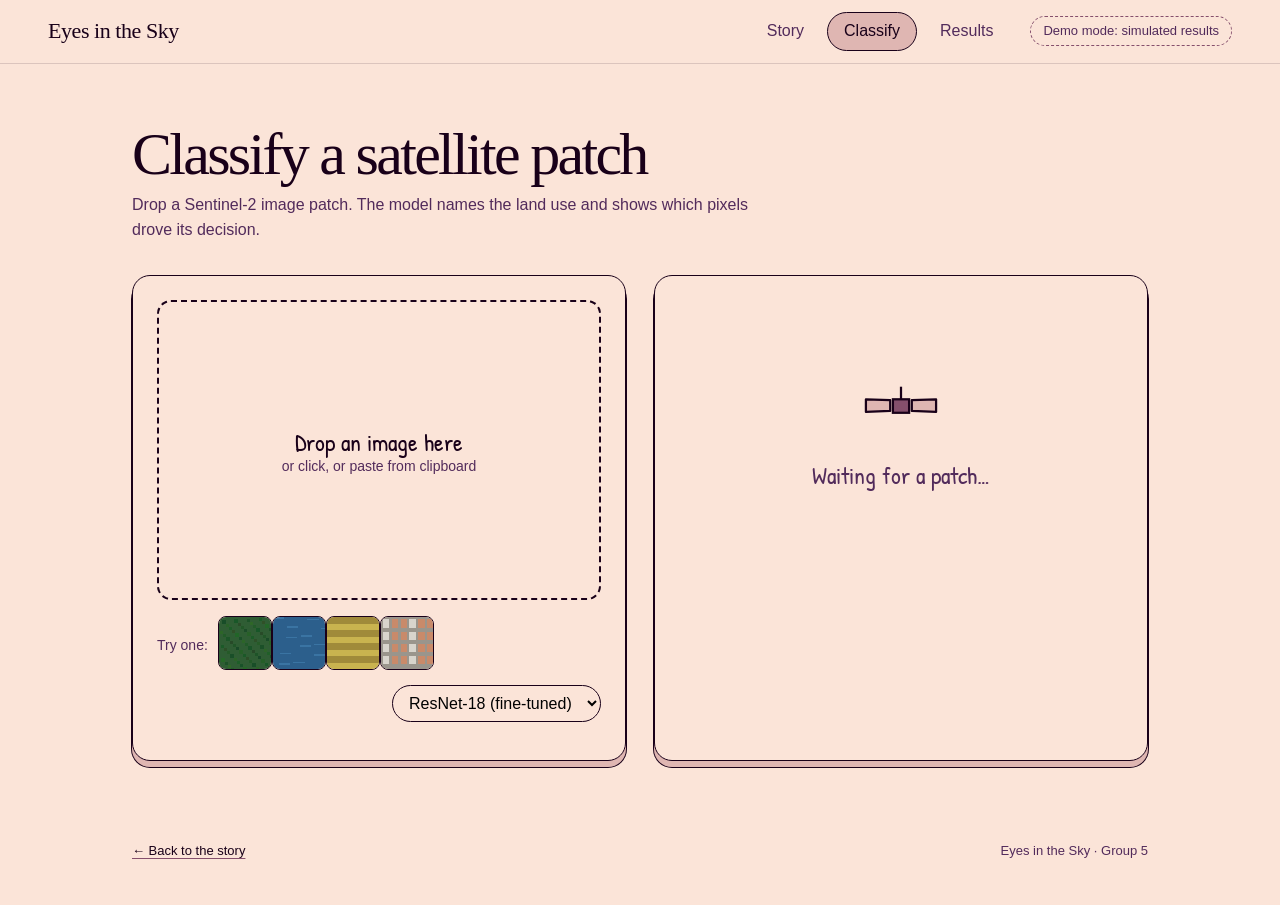
<file: frontend/app.html>
<!doctype html>
<html lang="en"><head><meta charset="utf-8"><meta name="viewport" content="width=device-width,initial-scale=1"><meta name="theme-color" content="#190019"><title>Eyes in the Sky · Classifier</title>
<link href="https://fonts.googleapis.com/css2?family=Patrick+Hand&display=swap" rel="stylesheet">
<style>
:root{color-scheme:light;--ink:#190019;--mute:#522B5B;--sun:#DFB6B2;--red:#854F6C;--blue:#2B124C;--ease:cubic-bezier(.2,.7,.2,1)}
*{box-sizing:border-box}html{background:#FBE4D8}body{margin:0;background:#FBE4D8;color:var(--ink);font:16px/1.55 Arial,sans-serif}
:focus-visible{outline:2px solid var(--ink);outline-offset:3px}
input[type=range]{appearance:none;-webkit-appearance:none;background:transparent;accent-color:var(--red)}
input[type=range]::-webkit-slider-runnable-track{height:6px;border-radius:3px;background:var(--sun);border:1px solid var(--red)}
input[type=range]::-webkit-slider-thumb{appearance:none;-webkit-appearance:none;width:15px;height:15px;margin-top:-5px;border-radius:50%;background:var(--red);border:1px solid var(--ink)}
.top{position:sticky;top:0;z-index:5;display:flex;align-items:center;gap:20px;padding:12px clamp(16px,4vw,48px);background:rgba(251,228,216,.92);backdrop-filter:blur(10px);border-bottom:1px solid rgba(25,0,25,.14)}
.brand{font:22px Georgia,serif;letter-spacing:-.02em;color:inherit;text-decoration:none;margin-right:auto}
.tabs{display:flex;gap:6px}.tabs a{padding:6px 16px;border-radius:99px;color:var(--mute);text-decoration:none;border:1px solid transparent;transition:.2s}
.tabs a.on{color:var(--ink);background:var(--sun);border-color:var(--ink)}
.pill{font-size:13px;padding:4px 12px;border-radius:99px;border:1px dashed var(--red);background:#FBE4D8;color:var(--mute)}.pill.live{border:1px solid #190019;background:#2B124C;color:#FBE4D8}
main{max-width:1080px;margin:0 auto;padding:clamp(28px,5vw,60px) clamp(16px,4vw,32px) 80px}
h1{margin:0 0 8px;font:400 clamp(36px,5vw,60px)/1.02 Georgia,serif;letter-spacing:-.045em}.sub{margin:0 0 32px;color:var(--mute);max-width:40em}
.grid{display:grid;grid-template-columns:1fr 1fr;gap:28px}@media(max-width:820px){.grid{grid-template-columns:1fr}}
.card{border:1px solid var(--ink);border-radius:18px;padding:24px;box-shadow:0 6px 0 var(--sun),0 6px 0 1px var(--ink);background:#FBE4D8}
#drop{position:relative;display:grid;place-items:center;min-height:300px;border:2px dashed var(--ink);border-radius:14px;cursor:pointer;overflow:hidden;text-align:center;padding:16px;transition:background .2s,transform .2s}
#drop:hover,#drop.over{background:var(--sun);transform:scale(1.01)}#drop input{display:none}
#pv{display:none;width:min(100%,300px);aspect-ratio:1;image-rendering:pixelated;border-radius:8px;border:1px solid var(--ink)}
.hint{font:24px "Patrick Hand","Segoe Print",cursive}.hint small{display:block;font:14px Arial;color:var(--mute)}
.scan{position:absolute;left:0;right:0;top:0;height:3px;background:var(--red);box-shadow:0 0 14px var(--red);opacity:0}
#drop.busy .scan{opacity:1;animation:scan 1s ease-in-out infinite alternate}@keyframes scan{to{top:calc(100% - 3px)}}
.row{display:flex;flex-wrap:wrap;gap:10px;align-items:center;margin-top:16px}.row span{font-size:14px;color:var(--mute)}
.smp{padding:0;border:1px solid var(--ink);border-radius:8px;overflow:hidden;cursor:pointer;background:none;transition:transform .2s var(--ease)}.smp:hover{transform:translateY(-4px) rotate(-3deg)}
.smp canvas{display:block;width:52px;height:52px;image-rendering:pixelated}
select{margin-left:auto;padding:8px 12px;border:1px solid var(--ink);border-radius:99px;background:#FBE4D8;font:inherit}
.empty{display:grid;place-items:center;min-height:300px;text-align:center;color:var(--mute)}.empty svg{width:90px;animation:bob 3s ease-in-out infinite}@keyframes bob{50%{transform:translateY(-8px) rotate(4deg)}}
#res{display:none}#res.on{display:block;animation:pop .5s var(--ease)}@keyframes pop{from{opacity:0;transform:translateY(14px)}}
.big{display:flex;align-items:center;gap:18px}.big h2{margin:0;font:400 clamp(28px,3.4vw,40px)/1.05 Georgia,serif;letter-spacing:-.03em}.big p{margin:2px 0 0;color:var(--mute);font-size:14px}
.ring{width:84px;flex:none;transform:rotate(-90deg)}.ring circle{fill:none;stroke-width:8;stroke-linecap:round}.ring .bg{stroke:var(--sun)}.ring .fg{stroke:var(--blue);stroke-dasharray:213.6;transition:stroke-dashoffset 1s var(--ease)}
.ringw{position:relative;flex:none}.ringw b{position:absolute;inset:0;display:grid;place-items:center;font-size:17px}
.bars{margin:20px 0}.b{display:grid;grid-template-columns:150px 1fr 52px;gap:10px;align-items:center;margin:8px 0;font-size:14px}.b i{display:block;height:12px;border-radius:6px;background:var(--sun);overflow:hidden}.b i u{display:block;height:100%;width:0;background:var(--ink);transition:width .8s var(--ease)}.b:first-child u{background:var(--blue)}
.cam{position:relative;width:min(100%,260px);aspect-ratio:1;border:1px solid var(--ink);border-radius:8px;overflow:hidden}.cam img{position:absolute;inset:0;width:100%;height:100%;image-rendering:pixelated}
#cam{opacity:.6;mix-blend-mode:normal}.cue{margin:14px 0 0;font:italic 18px/1.5 Georgia,serif;color:var(--mute)}
.stats{display:grid;grid-template-columns:repeat(auto-fit,minmax(180px,1fr));gap:20px;margin-bottom:28px}.stats .card b{display:block;font:400 44px Georgia,serif}.stats .card span{color:var(--mute);font-size:14px}
.cm{display:grid;grid-template-columns:30px repeat(10,1fr);gap:2px;font-size:11px;text-align:center}.cm i{aspect-ratio:1;border-radius:3px;animation:pop .5s backwards;cursor:default}.cm em{font-style:normal;color:var(--mute);align-self:center}
.ptbl{width:100%;border-collapse:collapse;font-size:12px;margin-top:14px}.ptbl th,.ptbl td{padding:4px 6px;text-align:right;border-bottom:1px solid rgba(25,0,25,.12)}.ptbl th{color:var(--mute);font-weight:normal;font-size:11px}.ptbl td:first-child,.ptbl th:first-child{text-align:left;font-variant:small-caps}
.ptbl tr.low td{background:rgba(133,79,108,.14)}
.errs{display:grid;grid-template-columns:repeat(auto-fill,minmax(118px,1fr));gap:14px;margin-top:14px}
.ert{text-align:center;font-size:12px}.ert img{width:100%;aspect-ratio:1;image-rendering:pixelated;border:1px solid var(--ink);border-radius:8px;transition:transform .2s var(--ease)}.ert:hover img{transform:scale(1.06) rotate(-2deg)}.ert b{display:block;margin-top:6px}.ert b s{text-decoration:none;color:var(--red)}.ert span{color:var(--mute)}
.strip{display:grid;grid-template-columns:repeat(auto-fit,minmax(280px,1fr));gap:28px;margin-top:28px}.strip figure{margin:0}.strip img{width:100%;border:1px solid var(--ink);border-radius:8px;display:block}.strip figcaption{font-size:13px;color:var(--mute);margin-top:8px}.strip figcaption b{color:var(--ink);font-weight:bold}
.chip{font-size:13px;padding:3px 12px;border-radius:99px;background:var(--sun);border:1px solid rgba(25,0,25,.35);color:var(--ink);white-space:nowrap}
.macc{font-size:13px;color:var(--mute);background:var(--sun);border:1px solid var(--red);padding:3px 12px;border-radius:99px}
.lat{color:var(--mute);font-size:13px}.lat b{font-size:17px;color:var(--ink)}
.cbtn{margin-top:14px;padding:8px 18px;border:1px solid var(--ink);border-radius:99px;background:var(--sun);font:inherit;cursor:pointer;transition:transform .15s var(--ease)}
.cbtn:hover{transform:translateY(-2px)}.cbtn[disabled]{opacity:.45;cursor:progress}
.crs{display:grid;gap:8px;margin-top:12px}
.cr{display:grid;grid-template-columns:44px 1fr auto;gap:10px;align-items:center;border:1px solid rgba(25,0,25,.25);border-radius:10px;padding:6px 10px;font-size:13px;animation:pop .4s var(--ease) backwards}
.cr img{width:40px;height:40px;border-radius:6px;border:1px solid var(--ink);image-rendering:pixelated}
.cr b{font-size:14px}.cr .dis{color:#a33c3c}.cr .agr{color:var(--mute)}
.crtrack{position:relative;height:6px;border-radius:3px;background:var(--sun);margin-top:3px}.crtrack i{position:absolute;inset:0;border-radius:3px;background:var(--red)}
svg.ch{width:100%;height:auto}.ch .l{fill:none;stroke-width:3;stroke-linecap:round;stroke-linejoin:round;stroke-dasharray:1;stroke-dashoffset:1;animation:dr 1.6s var(--ease) forwards}@keyframes dr{to{stroke-dashoffset:0}}.ch .ls{fill:none;stroke-width:1.5;opacity:.45;stroke-linecap:round}.ch text{font:12px Arial;fill:var(--mute)}
.note{font-size:13px;color:var(--mute);margin-top:14px}.err{color:var(--red);font-size:14px}
.foot{max-width:1080px;margin:0 auto;padding:0 clamp(16px,4vw,32px) 44px;display:flex;flex-wrap:wrap;justify-content:space-between;gap:10px;font-size:13px;color:var(--mute)}
.foot a{color:var(--ink);text-underline-offset:3px;text-decoration-color:var(--red)}
@media(prefers-reduced-motion:reduce){*{animation:none!important;transition:none!important}.ch .l{stroke-dashoffset:0}}
</style></head><body>
<nav class="top"><a class="brand" href="Eyes_in_the_Sky_landing.html" title="Back to the story">Eyes in the Sky</a><div class="tabs"><a href="Eyes_in_the_Sky_landing.html">Story</a><a href="#classify" id="tc">Classify</a><a href="#results" id="tr">Results</a></div><span class="pill" id="st">Demo mode</span></nav>
<main>
<section id="v1"><h1>Classify a satellite patch</h1><p class="sub">Drop a Sentinel-2 image patch. The model names the land use and shows which pixels drove its decision.</p>
<div class="grid"><div class="card"><div id="drop" tabindex="0" role="button" aria-label="Upload an image"><input type="file" id="file" accept="image/*"><b class="scan"></b><img id="pv" alt="Uploaded patch"><div class="hint" id="hint">Drop an image here<small>or click, or paste from clipboard</small></div></div>
<div class="row"><span>Try one:</span><span id="smp"></span><select id="mdl" aria-label="Model"></select><b class="macc" id="macc" hidden></b></div><p class="err" id="err"></p></div>
<div class="card"><div class="empty" id="emp"><div><svg viewBox="-100 -48 200 96"><path d="M-78,-14L-24,-12V12L-78,14ZM78,-14L24,-12V12L78,14Z" fill="#DFB6B2" stroke="#190019" stroke-width="5" stroke-linejoin="round"/><rect x="-18" y="-14" width="36" height="30" fill="#854F6C" stroke="#190019" stroke-width="5"/><path d="M0,-14V-42" stroke="#190019" stroke-width="5"/></svg><p class="hint">Waiting for a patch…</p></div></div>
<div id="res"><div class="big"><div class="ringw"><svg class="ring" viewBox="0 0 80 80"><circle class="bg" cx="40" cy="40" r="34"/><circle class="fg" id="rg" cx="40" cy="40" r="34" stroke-dashoffset="213.6"/></svg><b id="cf"></b></div><div><h2 id="lb"></h2><p>predicted land-use class</p><p class="lat"><b id="ms"></b> ms on CPU, incl. heat-map</p></div></div>
<div class="bars" id="bars"></div><div class="row" style="margin:0 0 12px"><b>Grad-CAM</b><span>heat-map strength</span><input type="range" id="op" min="0" max="100" value="60" aria-label="Heat-map strength"></div>
<div class="cam"><img id="cb" alt=""><img id="cam" alt="Grad-CAM heat map"></div><p class="cue" id="cue"></p>
<button class="cbtn" id="cmp" hidden>Compare all models on this patch</button><div class="crs" id="crs"></div></div></div></div></section>
<section id="v2" hidden><h1>Model results</h1><p class="sub">Test-set performance, per-class metrics, the data-efficiency study, the model's real mistakes and a deeper look at what it learned.</p><div class="stats"><div class="card"><b id="ac"></b><span>test accuracy</span></div><div class="card"><b id="f1"></b><span>macro-F1</span></div></div>
<div class="grid"><div class="card"><h3 style="margin:0 0 12px;font:400 24px Georgia,serif">Confusion matrix</h3><div class="cm" id="cm"></div><p class="note">Rows are the truth, columns the prediction. Blue is correct, red is a mistake.</p>
<table class="ptbl" id="ptbl" hidden><thead><tr><th>class</th><th>precision</th><th>recall</th><th>F1</th><th>support</th></tr></thead><tbody id="ptb"></tbody></table><p class="note" id="ptn" hidden>Highlighted rows are the two weakest classes — they pair with the confusions below.</p></div>
<div class="card"><h3 style="margin:0 0 12px;font:400 24px Georgia,serif">Accuracy vs training data</h3><svg class="ch" id="ch" viewBox="0 0 560 320"></svg><p class="note" id="mn"></p></div></div>
<div class="card" id="failcard" hidden><h3 style="margin:0 0 4px;font:400 24px Georgia,serif">Real patches the model got wrong</h3><p class="note">One example per most-confused pair, straight from the fixed test set.</p><div class="errs" id="errs"></div><p class="note" id="errsnote"></p></div>
<div class="strip" id="strip" hidden><figure><img id="figcam" alt="Grad-CAM heat maps for each class"><figcaption><b>Grad-CAM, class by class.</b> Where the model looks when naming each land use — road lines for Highway, shorelines for River, repeating roof blocks for Residential.</figcaption></figure><figure><img id="ftsne" alt="t-SNE of learned feature embeddings"><figcaption><b>t-SNE of learned embeddings.</b> Test-set features coloured by class. Ten clusters form, and the touching clusters are exactly the pairs the model confuses.</figcaption></figure><figure><img id="fabl" alt="Scratch-CNN ablation comparison"><figcaption><b>Scratch-CNN ablations.</b> Depth, BatchNorm and dropout each removed or changed in controlled runs — these curves show the design choices the accuracy rests on.</figcaption></figure></div></section>
</main>
<footer class="foot"><a href="Eyes_in_the_Sky_landing.html">← Back to the story</a><span>Eyes in the Sky · Group 5</span></footer>
<script>
const CL=["AnnualCrop","Forest","HerbaceousVegetation","Highway","Industrial","Pasture","PermanentCrop","Residential","River","SeaLake"],AB=["AC","Fo","HV","Hw","In","Pa","PC","Re","Ri","SL"];
const CUE=["Straight crop rows with bare soil between","Dark, dense canopy with no hard edges","Patchy, irregular green","A thin bright line, long and almost straight","Large flat roofs and car parks","Smooth, even light green","Regular rows of trees or vines","Small roofs repeated in tidy blocks","A winding dark ribbon with curved edges","Flat, even dark water"];
const API=new URLSearchParams(location.search).get("api")||"",$=i=>document.getElementById(i),sleep=t=>new Promise(r=>setTimeout(r,t));let live=false,cur=null,MODELS=[];
// ---- backend (see API.md) with demo fallback
async function j(p,o){const r=await fetch(API+p,o);if(!r.ok)throw Error(r.status);return r.json()}
async function init(){let m=[{id:"resnet18",label:"ResNet-18 (fine-tuned)"},{id:"scratch",label:"Scratch CNN"}];
 if(API)try{m=(await j("/api/models")).models;live=true}catch(e){}
 MODELS=m;$("mdl").innerHTML=m.map(x=>`<option value="${x.id}">${x.label}</option>`).join("");setAcc();$("st").textContent=live?"Backend connected":"Demo mode: simulated results";$("st").className="pill"+(live?" live":"")}
function setAcc(){const o=(MODELS.find(x=>x.id===$("mdl").value)||{}).accuracy,b=$("macc");b.hidden=o==null;if(o!=null)b.textContent=o.toFixed(1)+"% test acc"}
function mock(cv){const d=cv.getContext("2d").getImageData(0,0,64,64).data;let r=0,g=0,b=0;for(let i=0;i<d.length;i+=4){r+=d[i];g+=d[i+1];b+=d[i+2]}r/=4096;g/=4096;b/=4096;
 const br=(r+g+b)/3,sat=Math.max(r,g,b)-Math.min(r,g,b),s=CL.map(()=>.2),a=(k,v)=>s[CL.indexOf(k)]+=v;
 if(b>g&&b>r){a("SeaLake",3);a("River",1.5)}else if(sat<28){a("Industrial",2.5);a("Highway",1.5);a("Residential",1)}else if(g>r&&br<90){a("Forest",3);a("HerbaceousVegetation",1)}else if(g>r){a("Pasture",2.2);a("HerbaceousVegetation",1.4);a("PermanentCrop",1)}else{a("AnnualCrop",2.4);a("PermanentCrop",1.2);a("Residential",1)}
 const e=s.map(v=>Math.exp(v*1.6)),t=e.reduce((x,y)=>x+y);return e.map(v=>v/t)}
function fakeCam(k){const c=document.createElement("canvas");c.width=c.height=64;const x=c.getContext("2d"),cx=20+k*4%28,cy=18+k*7%26,g=x.createRadialGradient(cx,cy,2,cx,cy,30);g.addColorStop(0,"rgba(133,79,108,.95)");g.addColorStop(.5,"rgba(223,182,178,.55)");g.addColorStop(1,"rgba(251,228,216,0)");x.fillStyle=g;x.fillRect(0,0,64,64);return c.toDataURL()}
async function predict(blob,cv){if(live)try{const f=new FormData();f.append("image",blob);f.append("model",$("mdl").value);return await j("/api/predict",{method:"POST",body:f})}catch(e){$("err").textContent="Backend error ("+e.message+"). Showing a simulated result instead."}
 await sleep(1100);const p=mock(cv),o=p.map((v,i)=>[v,i]).sort((a,b)=>b[0]-a[0]);return{label:CL[o[0][1]],confidence:o[0][0],top3:o.slice(0,3).map(([v,i])=>({label:CL[i],prob:v})),probs:o.map(([v,i])=>({label:CL[i],prob:v})),gradcam:fakeCam(o[0][1])}}
// ---- classify view
async function load(file){if(!file||!file.type.startsWith("image/"))return;cur=file;$("err").textContent="";const url=URL.createObjectURL(file),im=$("pv");im.src=url;await im.decode().catch(()=>{});im.style.display="block";$("hint").style.display="none";
 const cv=document.createElement("canvas");cv.width=cv.height=64;cv.getContext("2d").drawImage(im,0,0,64,64);$("drop").classList.add("busy");
 const r=await predict(file,cv);$("drop").classList.remove("busy");show(r,url)}
function show(r,url){$("emp").style.display="none";$("res").classList.add("on");$("lb").textContent=r.label;$("cf").textContent=Math.round(r.confidence*100)+"%";
 $("rg").style.strokeDashoffset=213.6*(1-r.confidence);$("cb").src=url;$("cam").src=r.gradcam||"";$("cue").textContent="What it looks for: "+(CUE[CL.indexOf(r.label)]||"").toLowerCase()+".";
 const lat=document.querySelector(".lat");lat.style.visibility=r.ms==null?"hidden":"visible";if(r.ms!=null)$("ms").textContent=r.ms;
 // full 10-class belief distribution, best guess first (top3 fallback for older responses)
 const list=r.probs&&r.probs.length?r.probs:r.top3;
 $("bars").innerHTML=list.map((t,i)=>`<div class="b"><span>${t.label}</span><i><u data-w="${t.prob*100}"${i?' style="background:var(--ink)"':""}></u></i><span>${(t.prob*100).toFixed(1)}%</span></div>`).join("");
 $("crs").innerHTML="";$("cmp").hidden=!live;
 requestAnimationFrame(()=>requestAnimationFrame(()=>document.querySelectorAll(".b u").forEach(u=>u.style.width=u.dataset.w+"%")))}
const dz=$("drop");dz.onclick=()=>$("file").click();dz.onkeydown=e=>{if(e.key==="Enter"||e.key===" ")$("file").click()};$("file").onchange=e=>load(e.target.files[0]);
["dragover","dragenter"].forEach(n=>dz.addEventListener(n,e=>{e.preventDefault();dz.classList.add("over")}));["dragleave","drop"].forEach(n=>dz.addEventListener(n,()=>dz.classList.remove("over")));
dz.addEventListener("drop",e=>{e.preventDefault();load(e.dataTransfer.files[0])});addEventListener("paste",e=>load([...e.clipboardData.files][0]));$("mdl").onchange=()=>{setAcc();cur&&load(cur)};$("op").oninput=e=>$("cam").style.opacity=e.target.value/100;
// ---- cross-model comparison: run the same patch through every other available model
$("cmp").onclick=async()=>{const b=$("cmp");b.disabled=true;b.textContent="Running the other models…";$("crs").innerHTML="";
 const others=MODELS.filter(x=>x.id!==$("mdl").value);
 const rows=await Promise.all(others.map(async x=>{try{const f=new FormData();f.append("image",cur);f.append("model",x.id);return{x,r:await j("/api/predict",{method:"POST",body:f})}}catch(e){return{x,r:null}}}));
 $("crs").innerHTML=rows.map(({x,r})=>{if(!r)return`<div class="cr"><div><b>${x.label}</b></div><span class="dis">failed</span></div>`;
  const same=r.label===$("lb").textContent;
  return`<div class="cr"><img src="${r.gradcam}" alt="heat map for ${x.label}"><div><span style="font-size:.78rem;opacity:.75;text-transform:uppercase;letter-spacing:.04em">${x.label}</span><br><b>${r.label}</b> <span class="${same?"agr":"dis"}">${same?"agrees":"disagrees"} · ${Math.round(r.confidence*100)}% confidence</span><div class="crtrack"><i style="width:${Math.round(r.confidence*100)}%"></i></div></div><span class="lat"><b>${r.ms}</b> ms</span></div>`}).join("");
 b.disabled=false;b.textContent="Compare all models on this patch"};
// procedural sample patches so the demo works with no files
const SM=[["Forest",x=>{x.fillStyle="#2f5d34";x.fillRect(0,0,64,64);for(let i=0;i<260;i++){x.fillStyle=`rgba(${20+i%30},${70+i%40},40,.8)`;x.fillRect(i*37%64,i*53%64,4,4)}}],["Sea",x=>{x.fillStyle="#2c5f8c";x.fillRect(0,0,64,64);x.fillStyle="#3a74a3";for(let i=0;i<12;i++)x.fillRect(i*17%60,i*11%64,14,2)}],["Crops",x=>{for(let i=0;i<8;i++){x.fillStyle=i%2?"#c9b34f":"#a08a3a";x.fillRect(0,i*8,64,8)}}],["Town",x=>{x.fillStyle="#9a958c";x.fillRect(0,0,64,64);for(let i=0;i<24;i++){x.fillStyle=i%3?"#c98a6a":"#d8d4cc";x.fillRect(i%6*11+2,(i/6|0)*15+3,8,10)}}]];
SM.forEach(([n,f])=>{const b=document.createElement("button");b.className="smp";b.title=n;const c=document.createElement("canvas");c.width=c.height=64;f(c.getContext("2d"));b.append(c);b.onclick=()=>c.toBlob(bl=>load(new File([bl],n+".png",{type:"image/png"})));$("smp").append(b)});
// ---- results view
async function results(){let m;if(live)try{m=await j("/api/metrics")}catch(e){}
 if(!m){const c=CL.map((_,i)=>CL.map((_,k)=>i==k?280:(i*7+k*13)%4));[[0,6,13],[6,0,18],[2,5,21],[5,2,18],[3,8,18],[8,3,17],[4,7,10],[7,4,10]].forEach(([a,b,n])=>c[a][b]=n);const t=c.flat().reduce((a,b)=>a+b),d=c.reduce((a,r,i)=>a+r[i],0);
  m={accuracy:d/t*100,macro_f1:d/t*100-.2,confusion:c,efficiency:{fractions:[5,10,25,50,100],scratch:[62,71,82,89,93],transfer:[88,92,95,96.5,97.5]},demo:true}}
 const cnt=(id,v)=>{const e=$(id),t0=performance.now();(function f(n){const k=Math.min(1,(n-t0)/1200);e.textContent=(v*(1-Math.pow(1-k,3))).toFixed(1)+"%";if(k<1)requestAnimationFrame(f)})(t0)};cnt("ac",m.accuracy);cnt("f1",m.macro_f1);
 let h='<em></em>'+AB.map(a=>`<em>${a}</em>`).join("");m.confusion.forEach((r,i)=>{const s=r.reduce((a,b)=>a+b)||1;h+=`<em>${AB[i]}</em>`+r.map((v,k)=>{const p=v/s;return`<i title="${CL[i]} → ${CL[k]}: ${v}" style="animation-delay:${(i+k)*25}ms;background:${i==k?`rgba(43,18,76,${.15+p*.85})`:`rgba(133,79,108,${Math.min(1,p*8)})`}"></i>`}).join("")});$("cm").innerHTML=h;
 // per-class precision / recall / F1 table (highlight the two weakest classes)
 const pc=m.per_class;if(pc&&pc.length){const lows=pc.slice().sort((a,b)=>a.f1-b.f1).slice(0,2).map(x=>x.class);
  $("ptb").innerHTML=pc.map(x=>`<tr${lows.includes(x.class)?" class=low":""}><td>${x.class}</td><td>${(x.precision*100).toFixed(1)}%</td><td>${(x.recall*100).toFixed(1)}%</td><td>${(x.f1*100).toFixed(1)}%</td><td>${x.support}</td></tr>`).join("");
  $("ptbl").hidden=false;$("ptn").hidden=false}
 const e=m.efficiency,X=i=>60+i*115,Y=v=>270-(v-50)/50*240,path=a=>a.map((v,i)=>(i?"L":"M")+X(i)+","+Y(v)).join("");
 // faint per-seed lines behind the mean curves: run-to-run variability the brief asks to show
 let seeds="";if(e.scratch_seeds&&e.transfer_seeds)seeds=e.transfer_seeds.map(s=>`<path class="ls" d="${path(s)}"/>`).join("")+e.scratch_seeds.map(s=>`<path class="ls" d="${path(s)}"/>`).join("");
 $("ch").innerHTML=[60,70,80,90,100].map(v=>`<line x1="50" x2="540" y1="${Y(v)}" y2="${Y(v)}" stroke="rgba(25,0,25,.15)"/><text x="8" y="${Y(v)+4}">${v}%</text>`).join("")+e.fractions.map((f,i)=>`<text x="${X(i)-8}" y="300">${f}%</text>`).join("")+seeds+`<path class="l" pathLength="1" stroke="#854F6C" d="${path(e.scratch)}"/><path class="l" pathLength="1" stroke="#2B124C" style="animation-delay:.3s" d="${path(e.transfer)}"/><text x="${X(4)-120}" y="${Y(e.scratch[4])+22}" fill="#854F6C" style="fill:#854F6C">Scratch CNN</text><text x="${X(4)-150}" y="${Y(e.transfer[4])-10}" style="fill:#2B124C">Pre-trained, fine-tuned</text>`;
 let note=m.demo?"Sample numbers shown because no backend is connected.":"Thick lines: mean over seeds. Faint lines: each individual seed.";
 if(e.scratch_seeds&&e.transfer_seeds){const sp=c=>Math.round(Math.max(...c.map(s=>s[0]))-Math.min(...c.map(s=>s[0])));
  const gap=Math.round(e.transfer[0]-e.scratch[0]);
  note+=` At 5% data the pre-trained model leads by ${gap} points, and run-to-run spread across seeds is ±${sp(e.scratch_seeds)} points for the scratch CNN vs ±${sp(e.transfer_seeds)} for fine-tuning — with little data, the scratch CNN is both worse and less stable.`}
 $("mn").textContent=note;
 // gallery + figures only exist when the live backend (and its results folder) is there
 if(live&&!m.demo){
  try{const er=await j("/api/errors");$("failcard").hidden=false;
   $("errs").innerHTML=er.errors.map(x=>`<div class="ert"><img src="${x.thumb}" alt="${x.actual} misread as ${x.predicted}"><b>${x.actual} → <s>${x.predicted}</s></b><span>${x.count} test patches</span></div>`).join("");
   $("errsnote").textContent="Why these pairs? Both members share texture or shape cues — straight thin lines read as Highway when they are water, regular field rows read as tree orchards and vice versa."}
  catch(err){if(live)$("errsnote").textContent="Misclassified-image list not found — run src/evaluate.py first, then reload."}
  const figs=[["figcam","/results/figures/gradcam_all_classes.png"],["ftsne","/results/figures/mobilenet_v2_tsne.png"],["fabl","/results/figures/scratch_cnn_ablation_comparison.png"]];
  for(const[id,p]of figs){const img=$(id);img.onerror=()=>img.closest("figure").remove();img.src=p}
  $("strip").hidden=false}}
function route(){const r=location.hash==="#results";$("v1").hidden=r;$("v2").hidden=!r;$("tc").className=r?"":"on";$("tr").className=r?"on":"";if(r)results()}
addEventListener("hashchange",route);init().then(route);
</script></body></html>
</file>
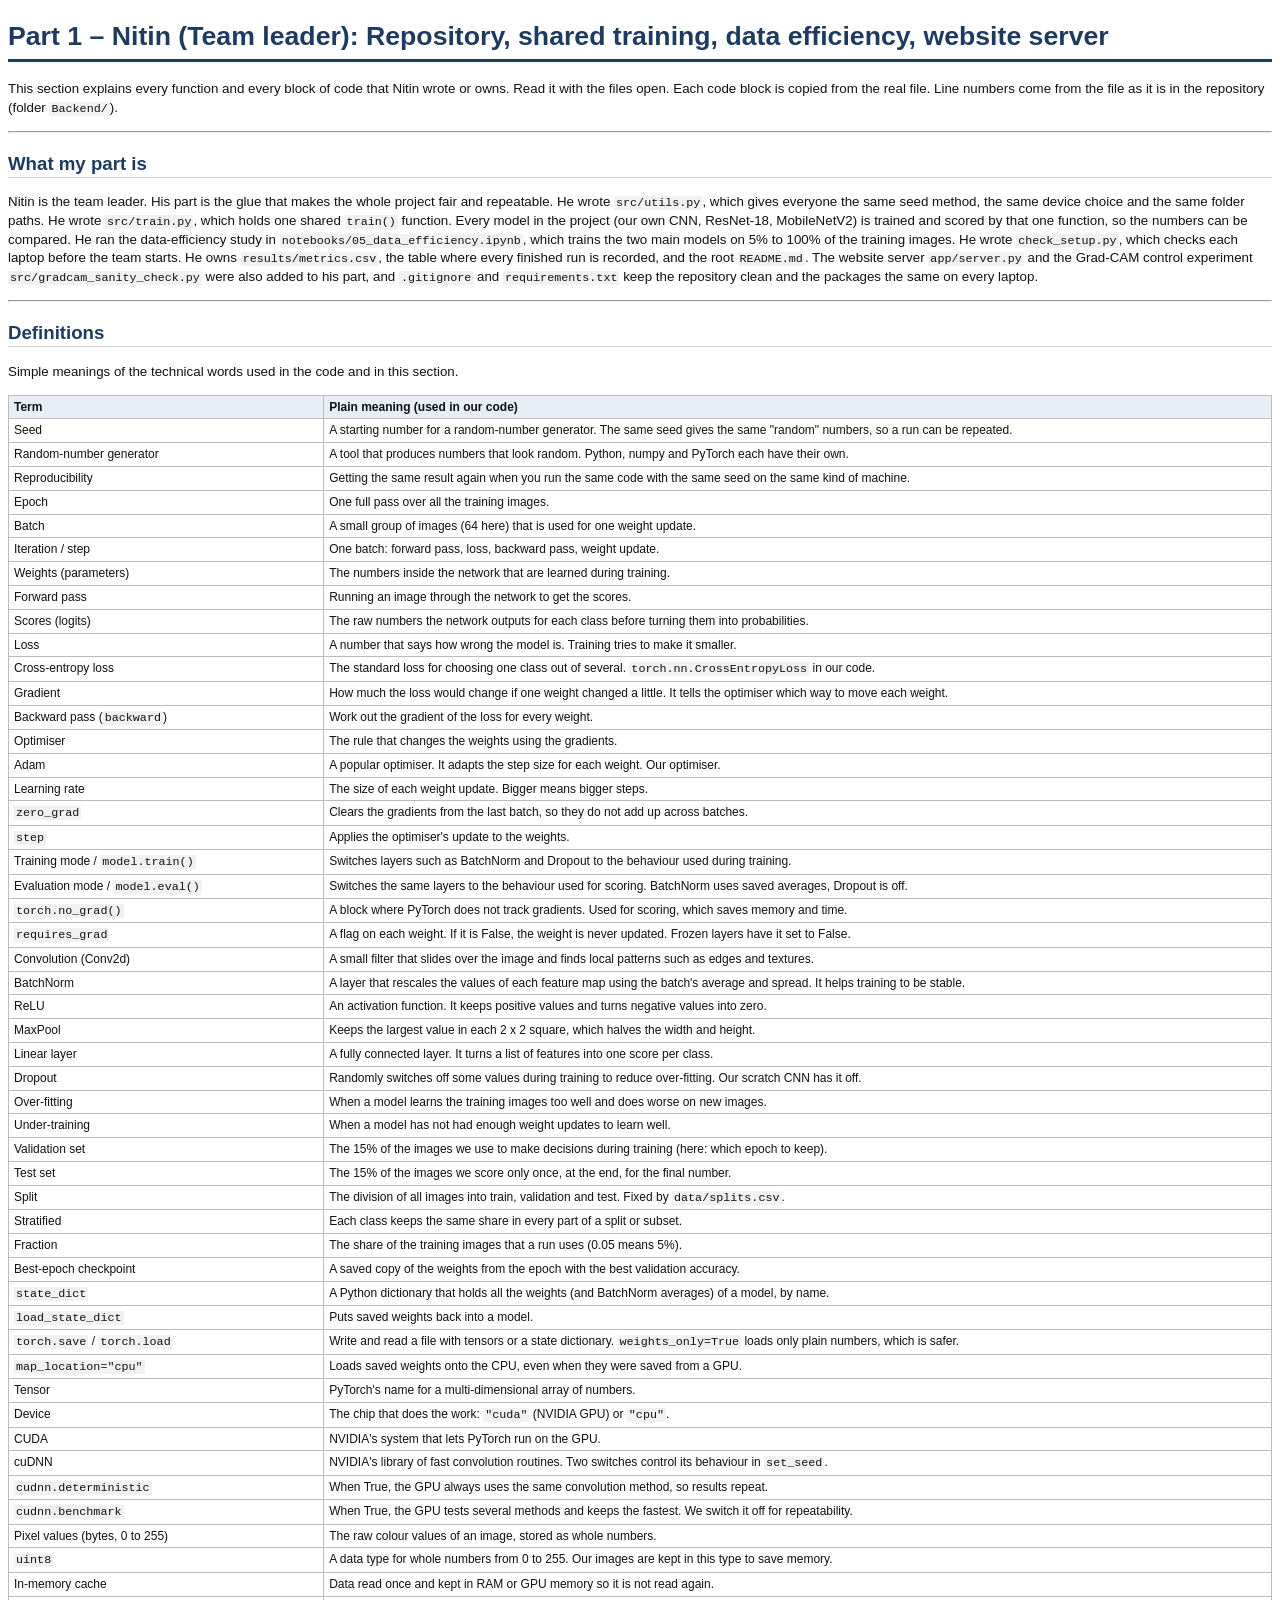
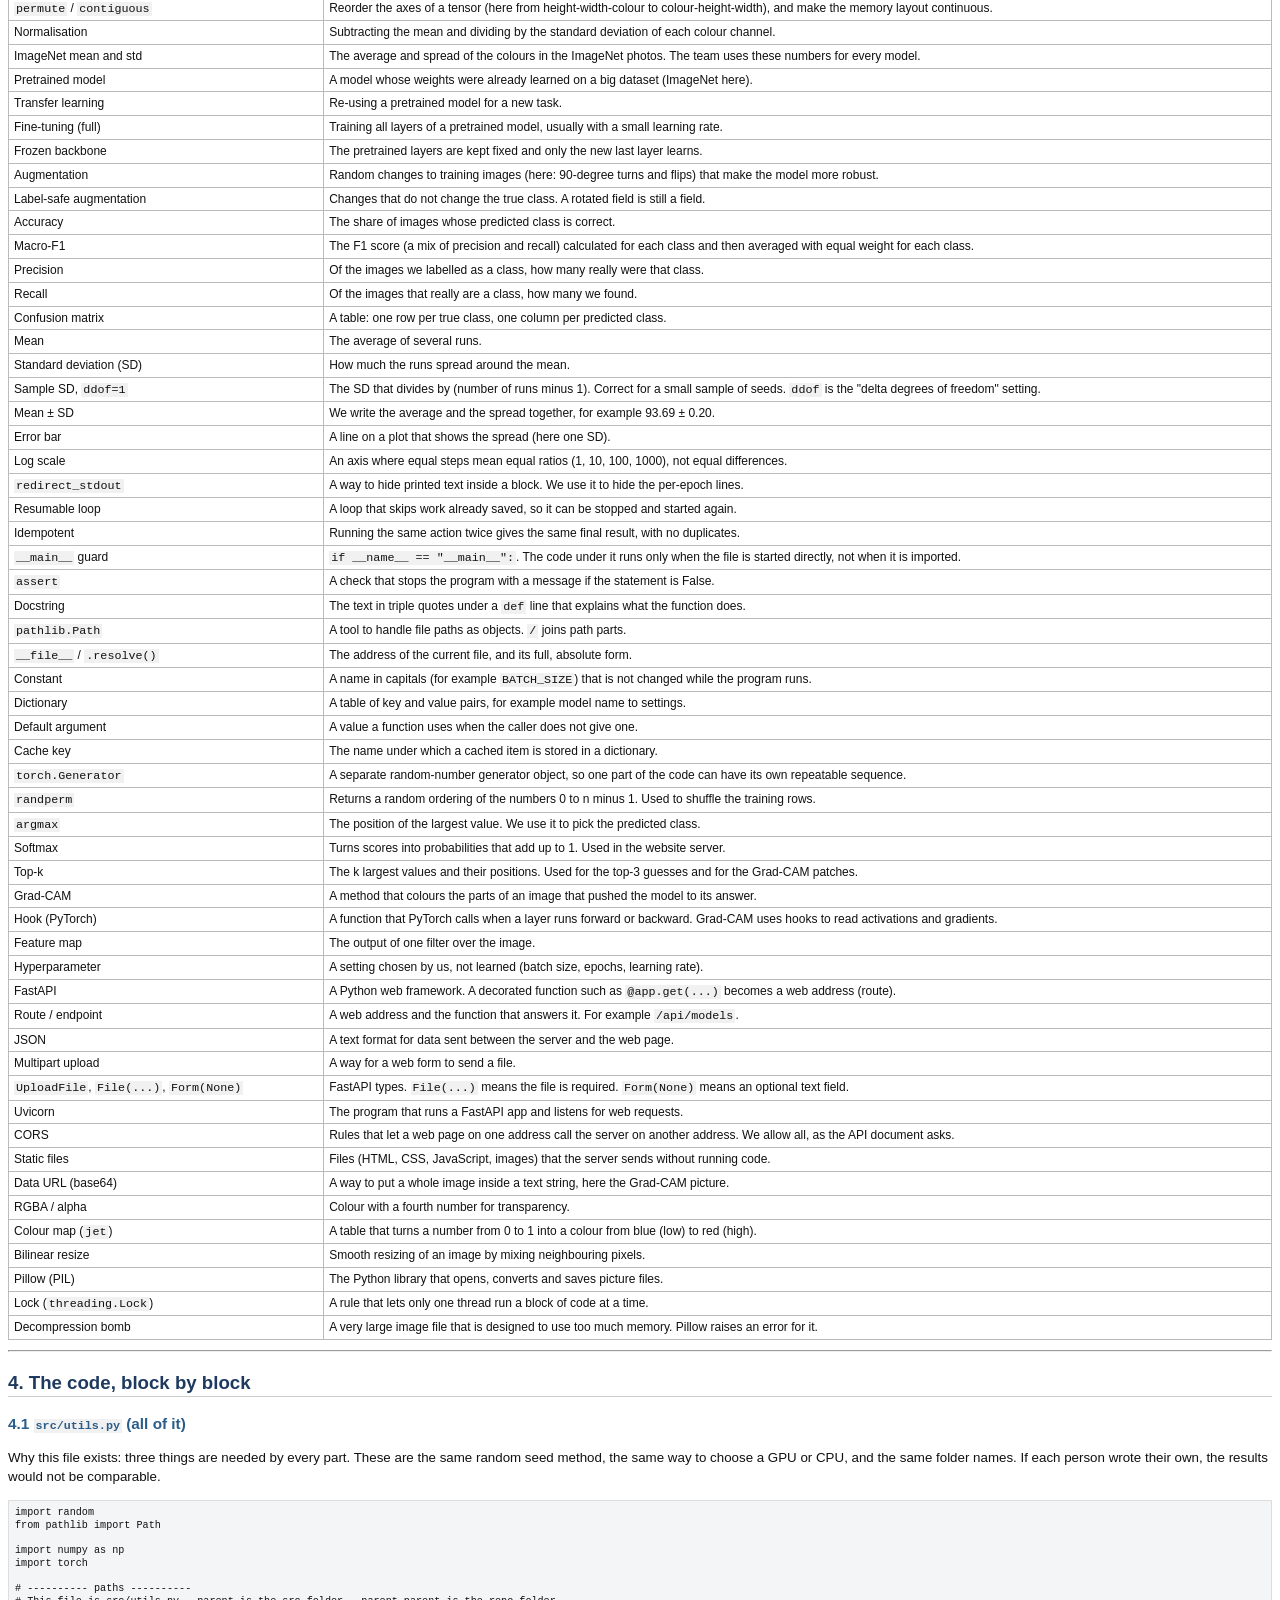
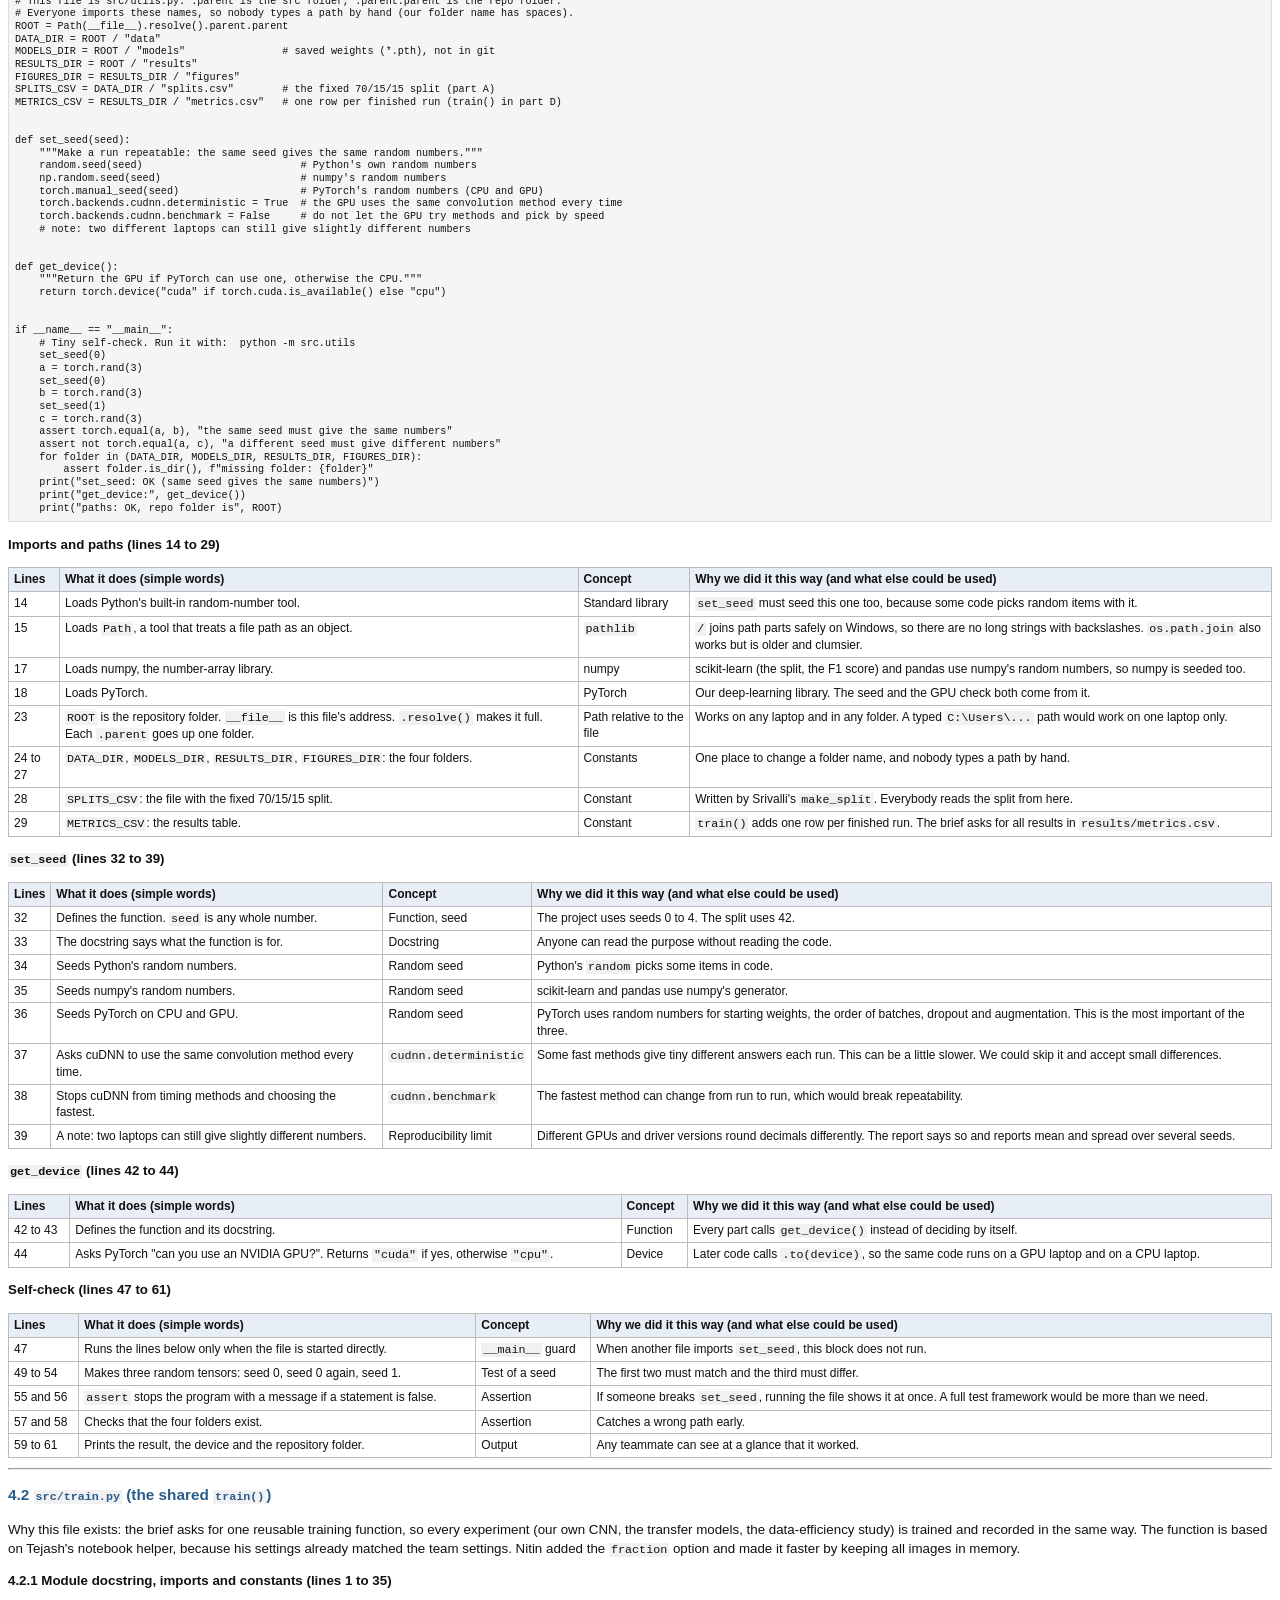
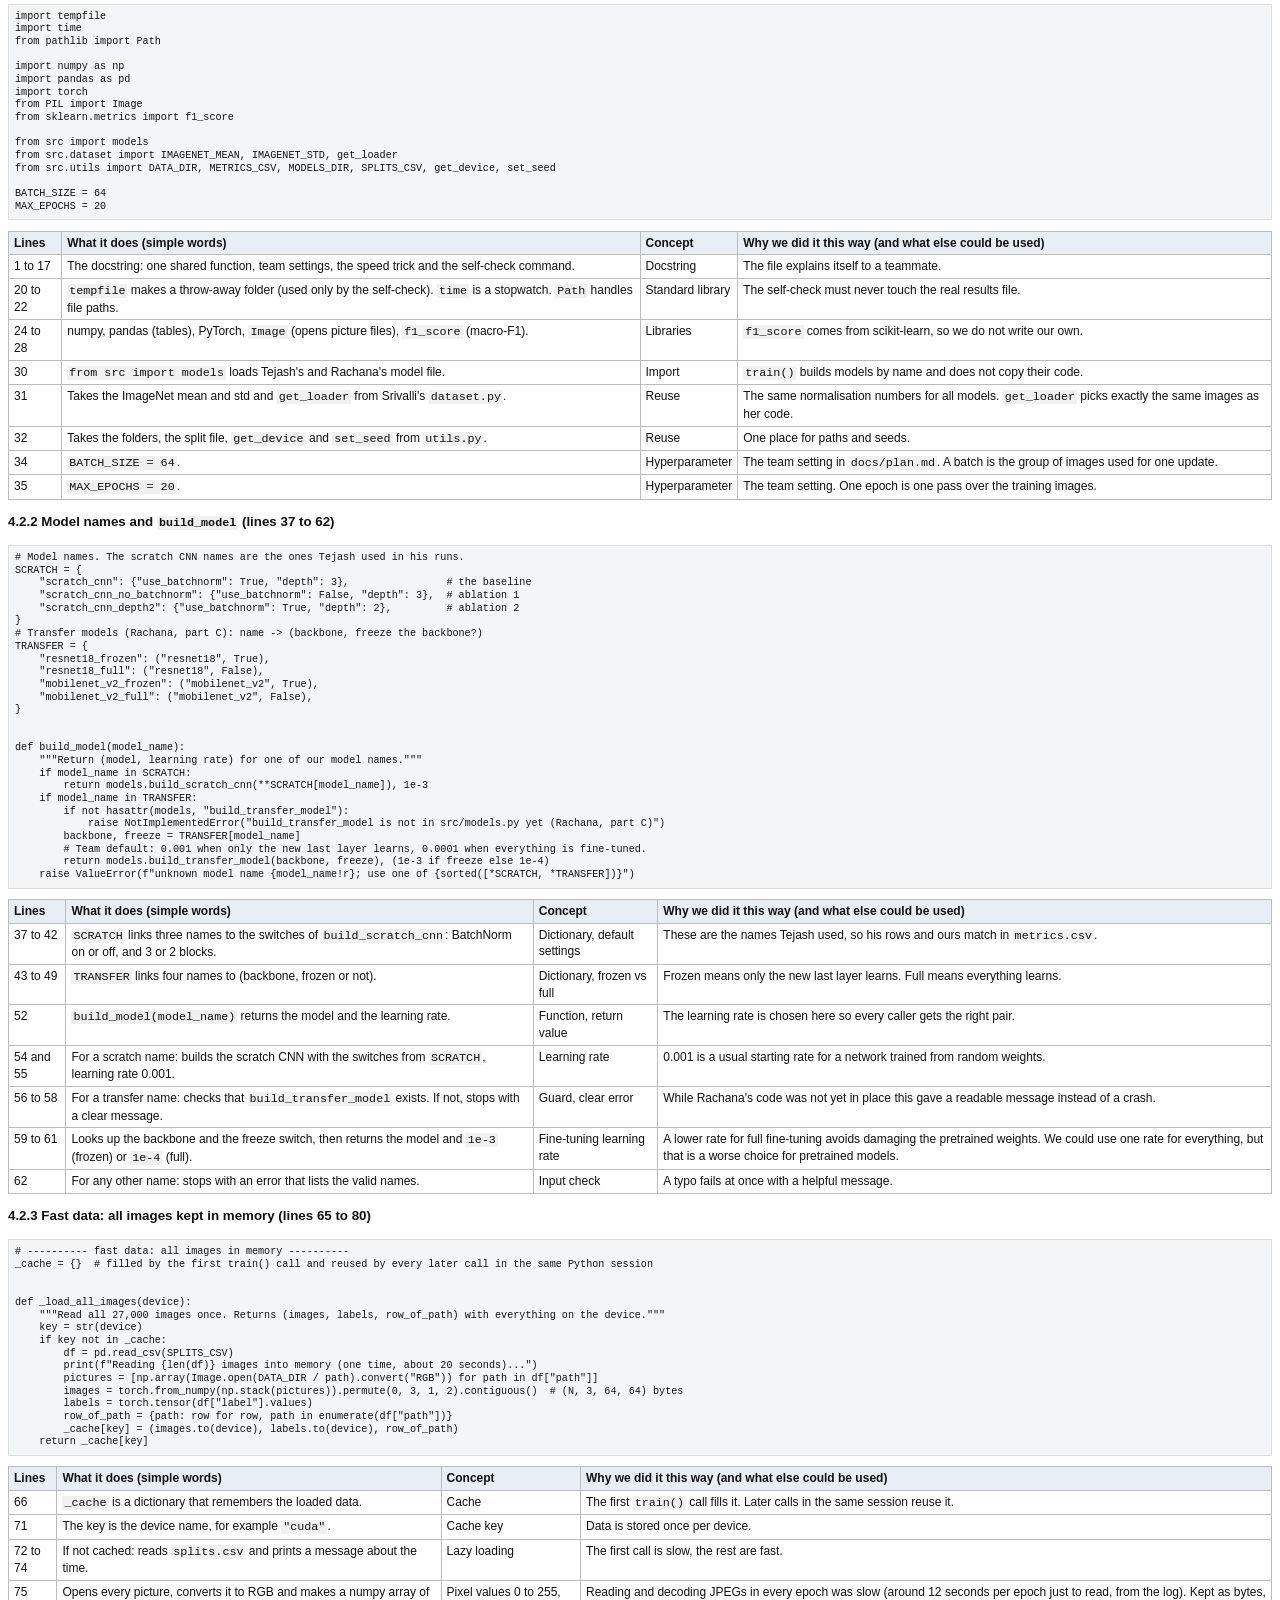
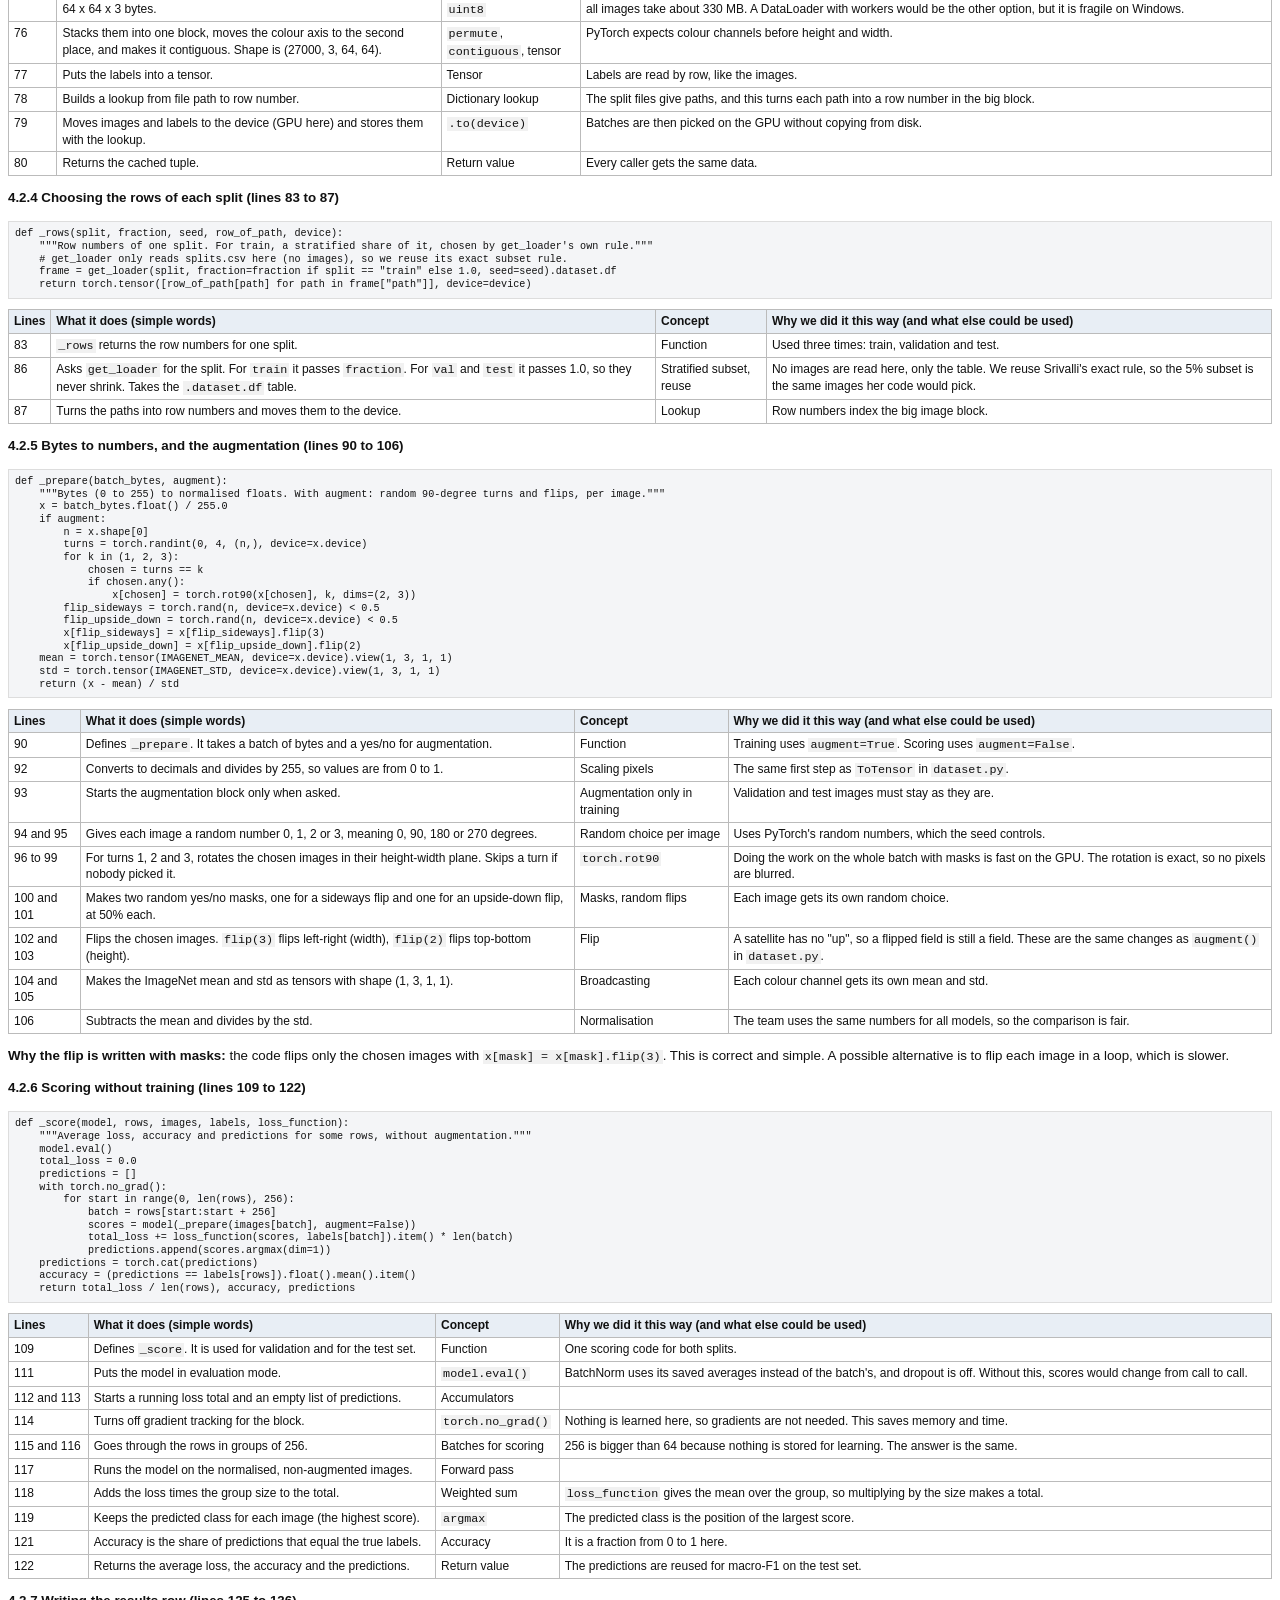
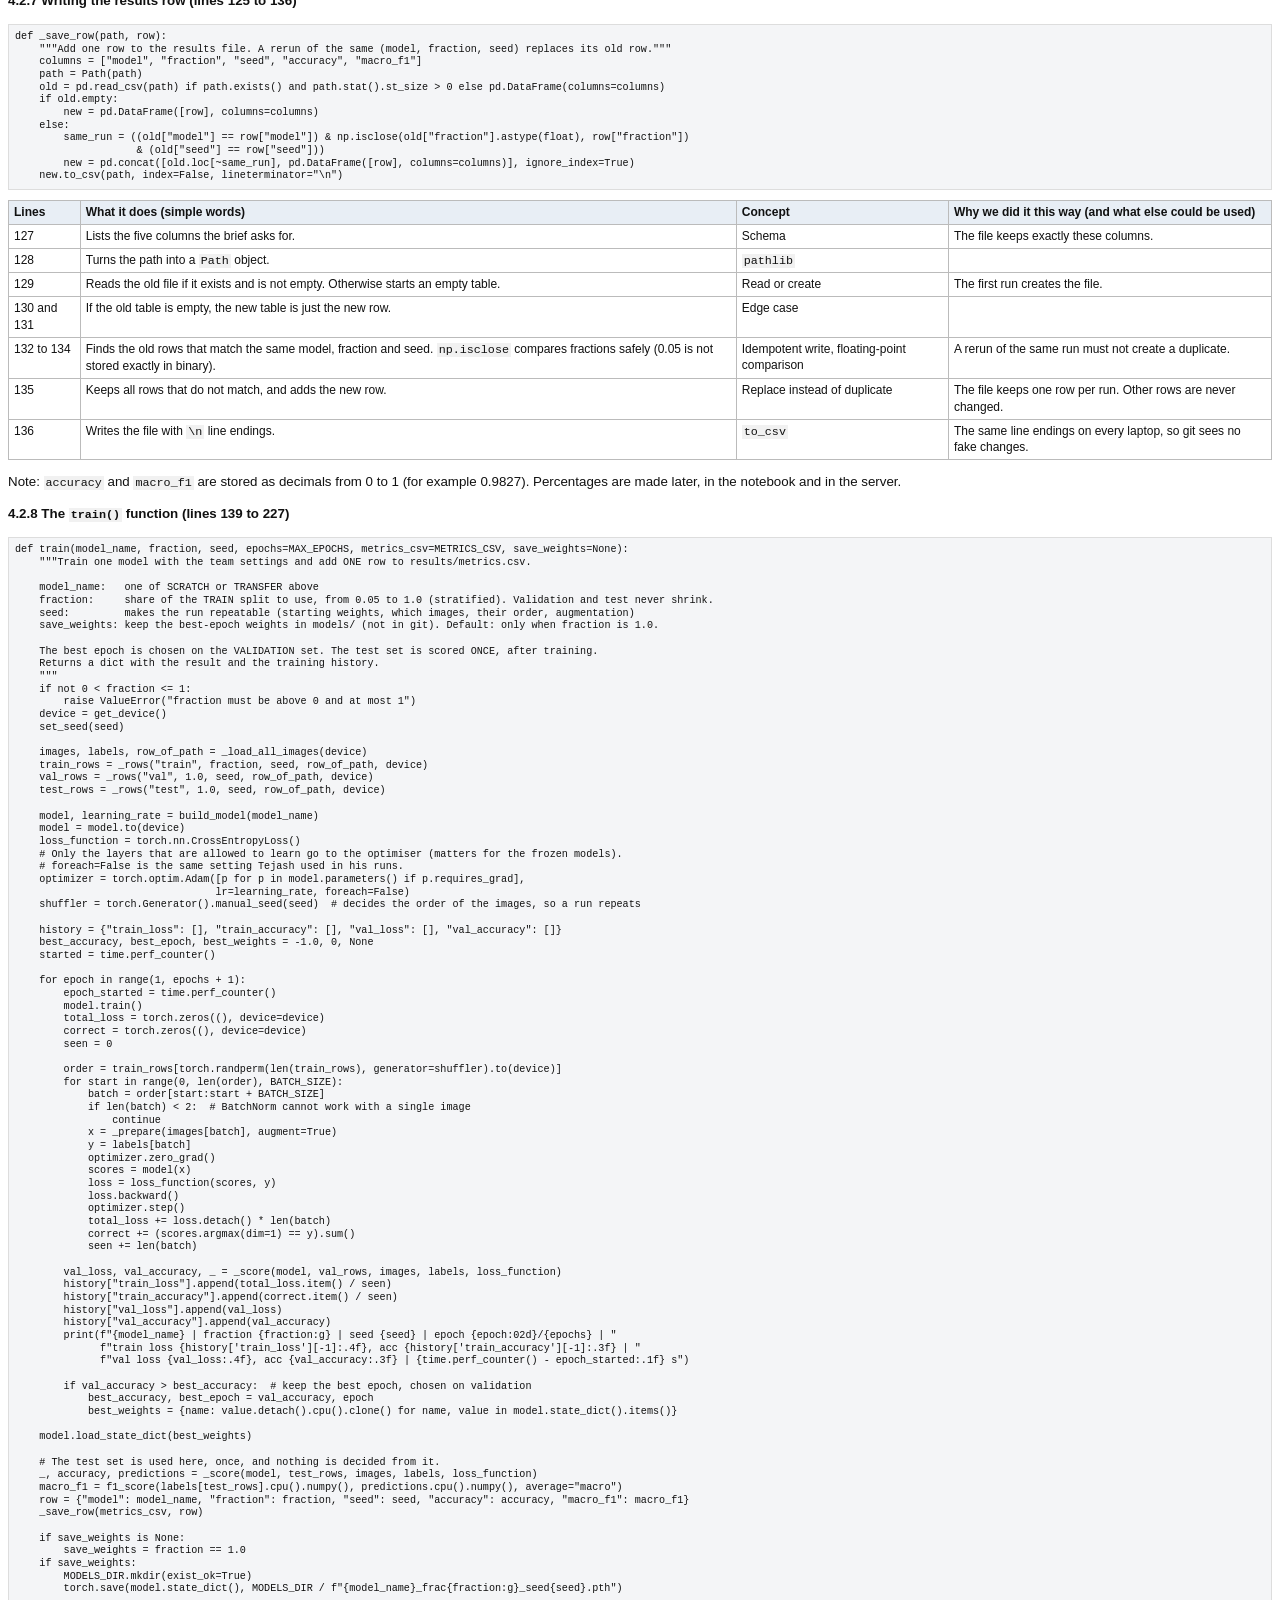
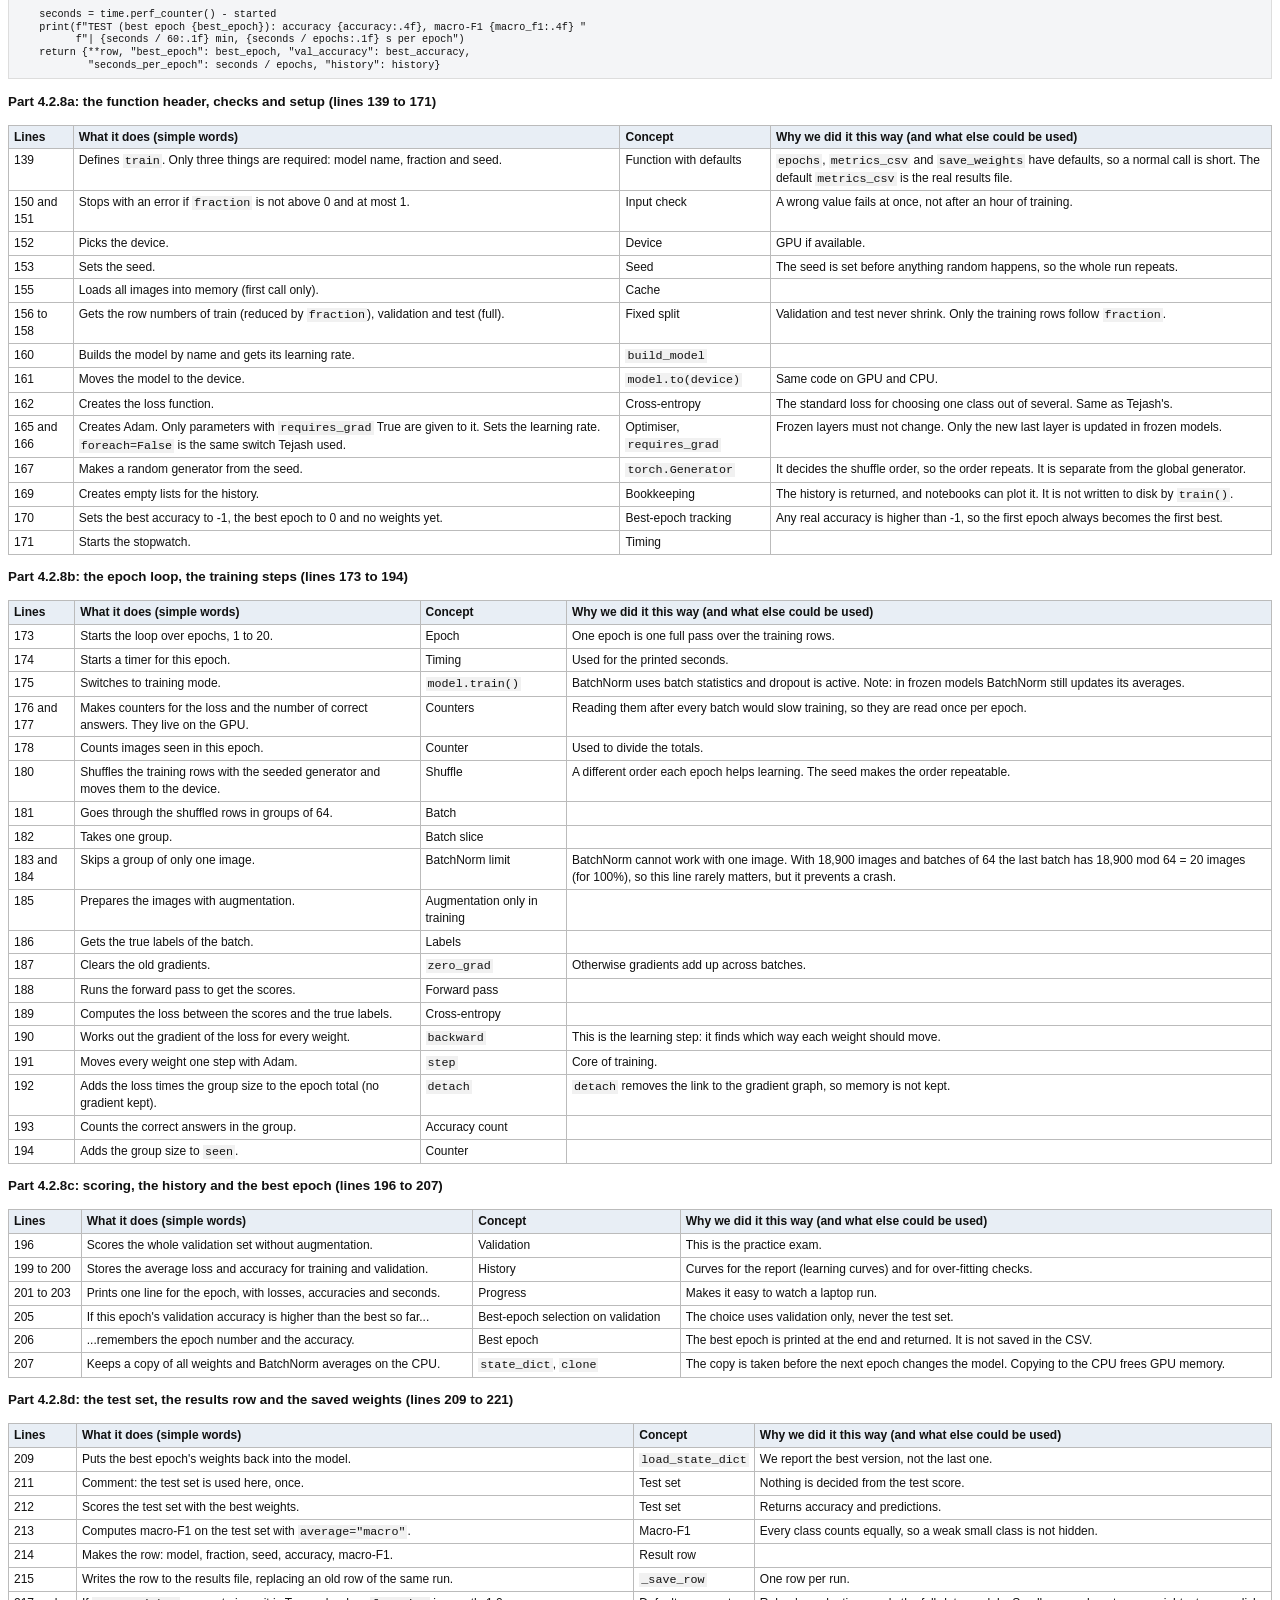
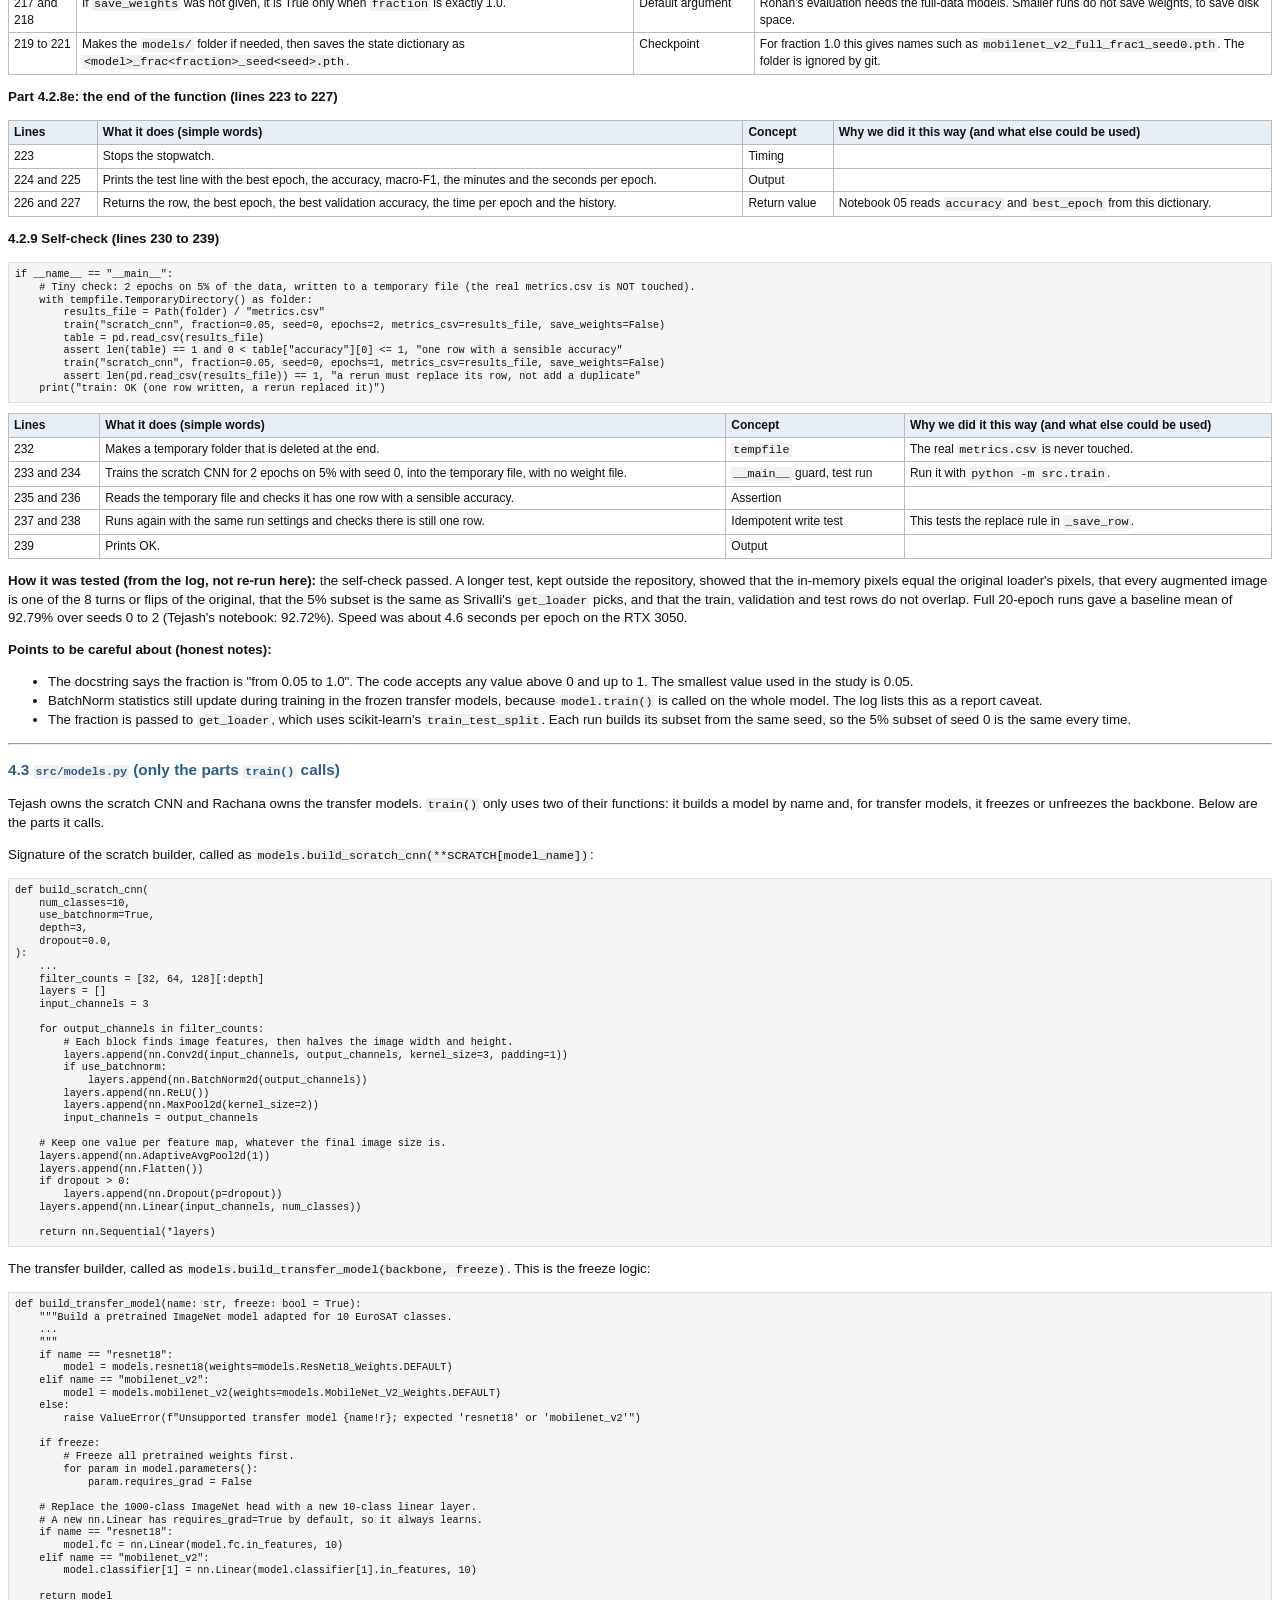
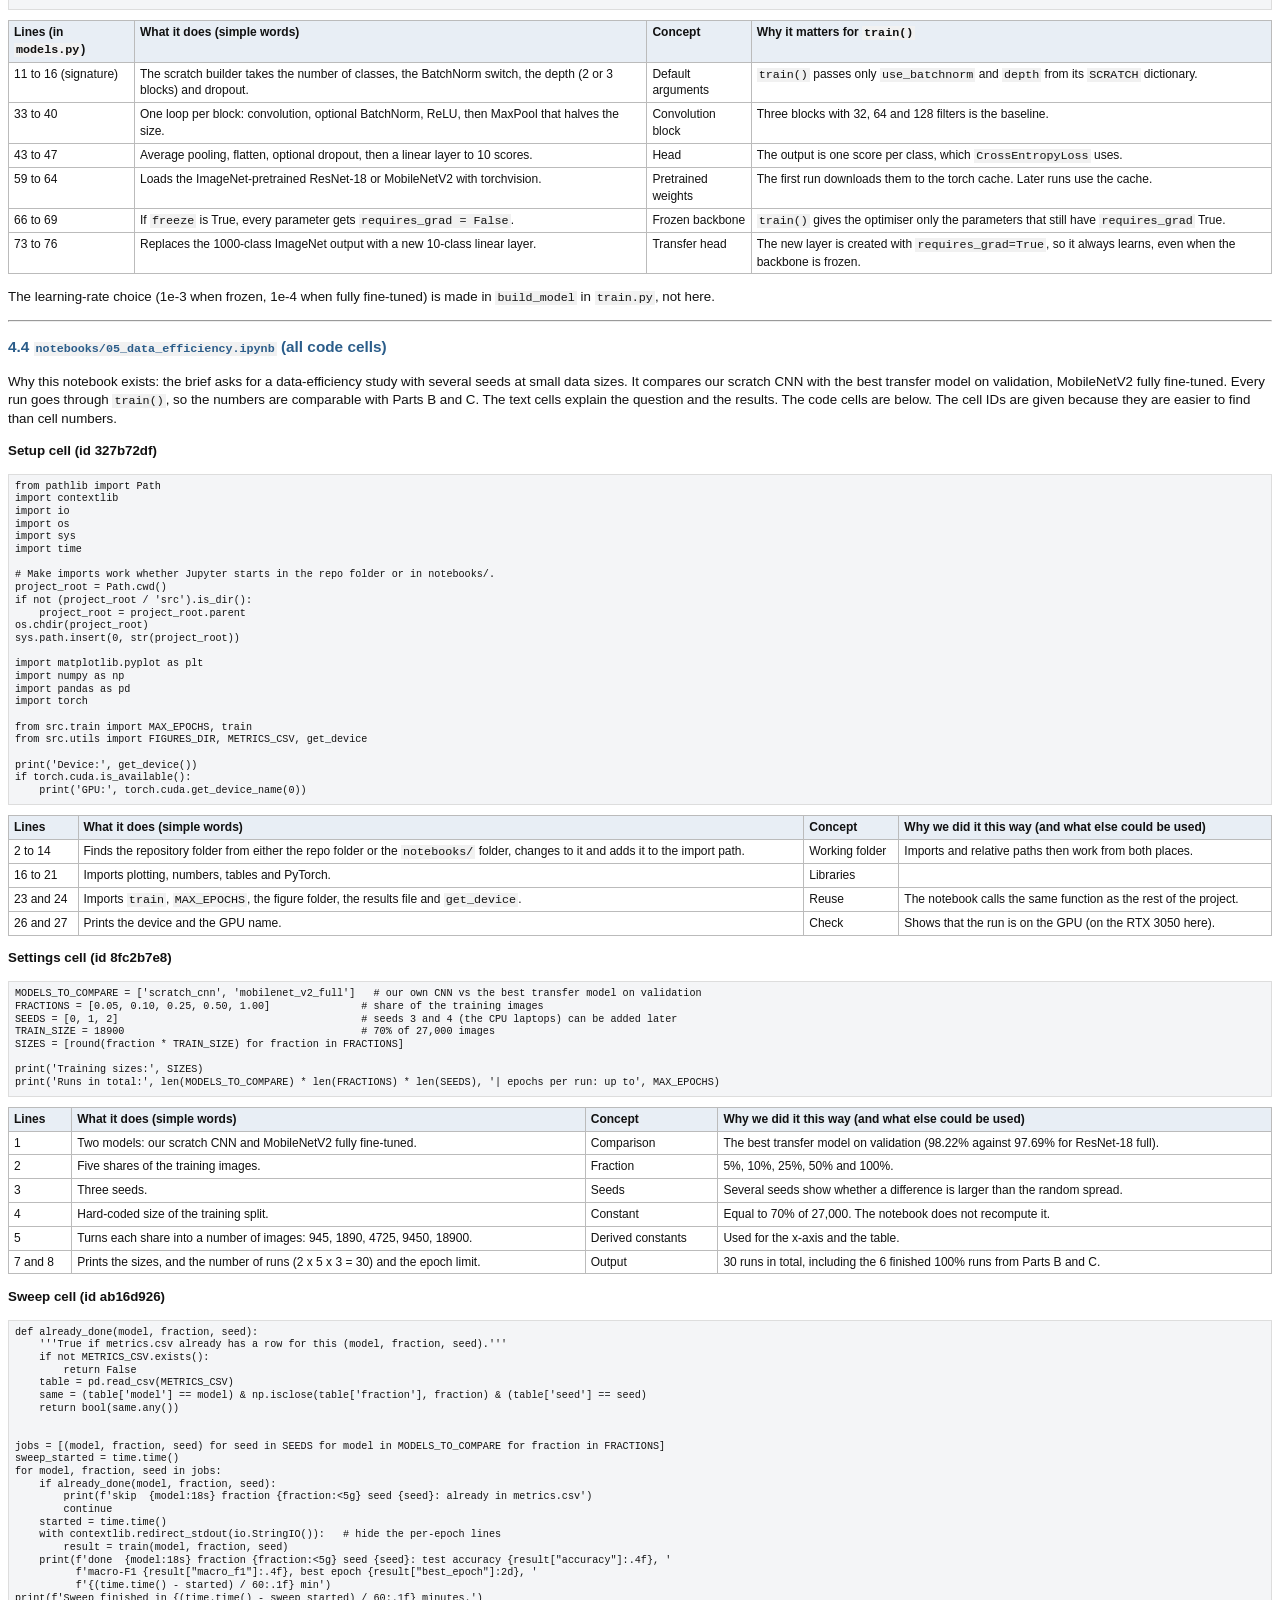
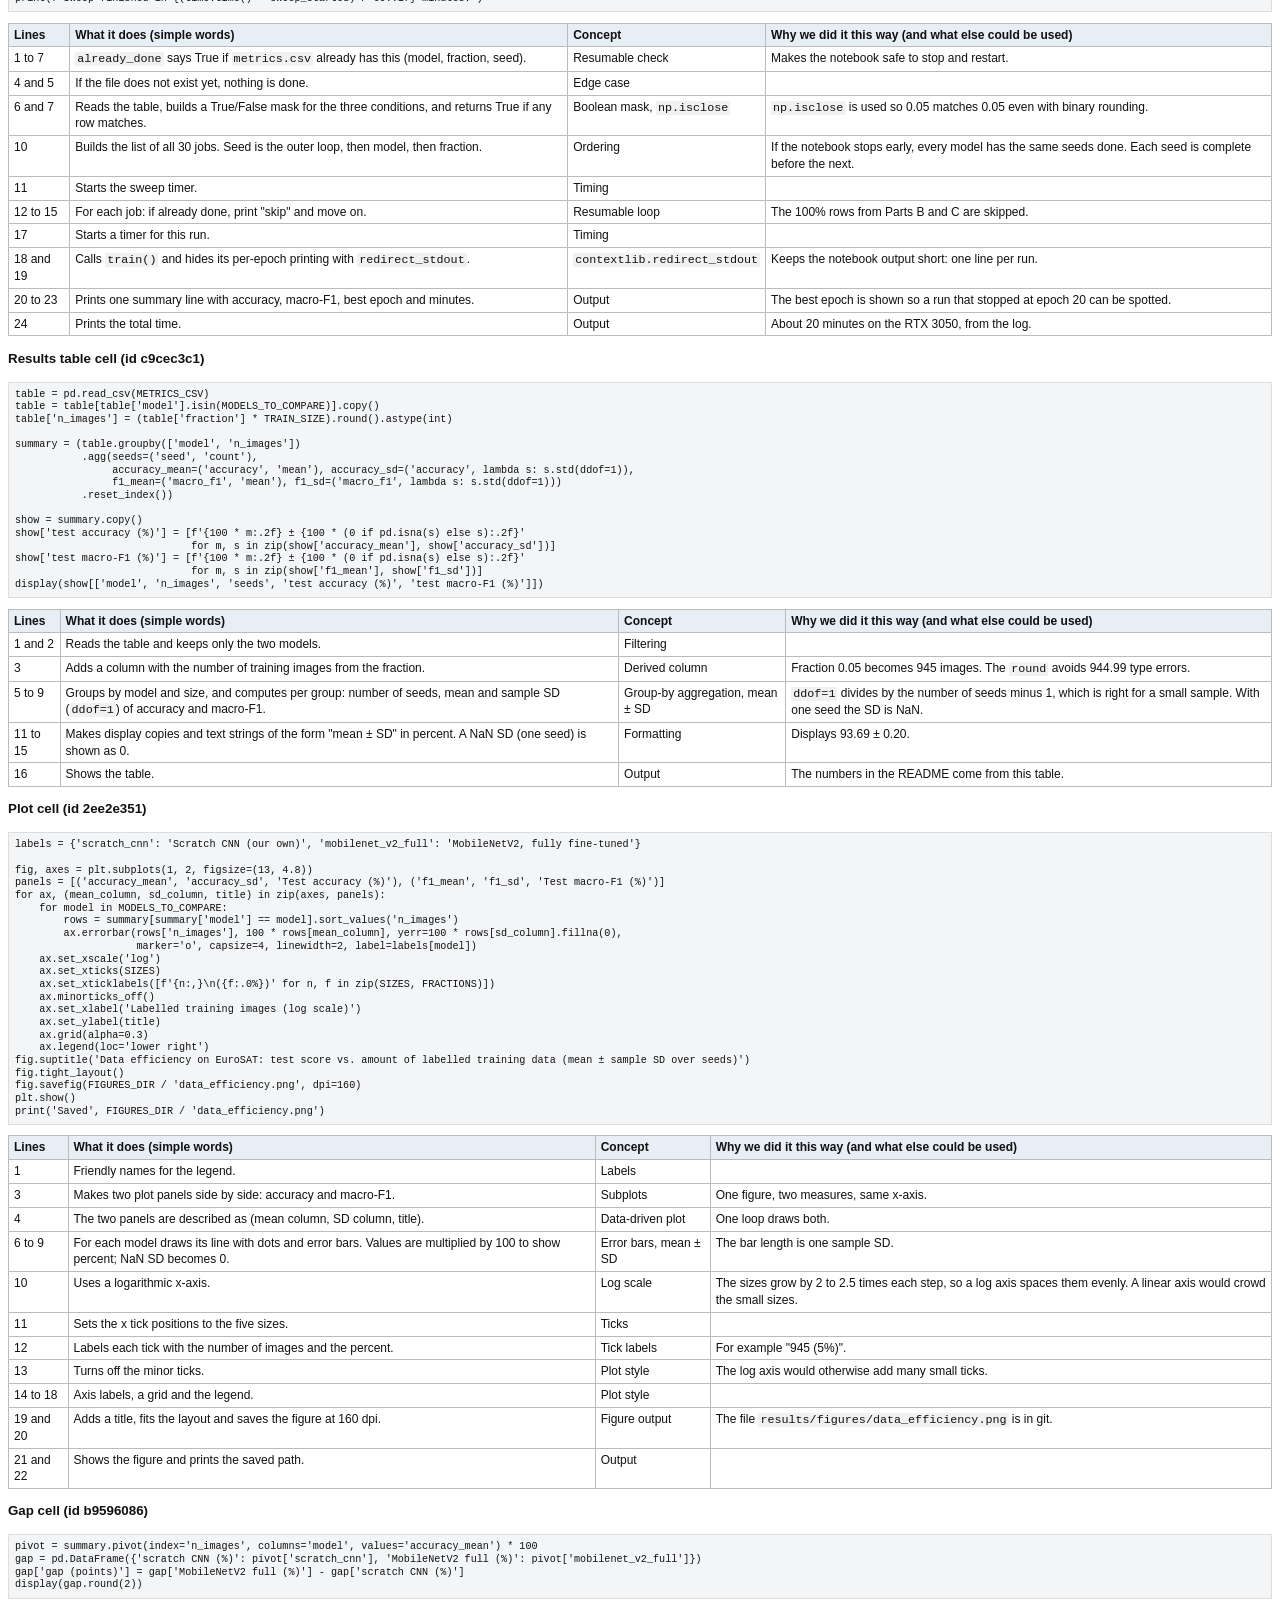
<file: study-guide/Part1_Nitin_Repo_Training_Website.html>
<!doctype html><html><head><meta charset='utf-8'><title>Part1_Nitin_Repo_Training_Website</title><style>
@page { size: A4; margin: 16mm 14mm; }
body { font-family: 'Segoe UI', Arial, sans-serif; font-size: 10pt; line-height: 1.4; color:#111; }
h1 { font-size: 20pt; color:#1f3a5f; border-bottom: 3px solid #1f3a5f; padding-bottom:4px; }
h2 { font-size: 14pt; color:#1f3a5f; margin-top:18px; border-bottom:1px solid #ccc; }
h3 { font-size: 11.5pt; color:#2b5d8a; margin-top:14px; }
table { border-collapse: collapse; width:100%; margin:6px 0 10px; font-size:9pt; page-break-inside:auto; }
th, td { border:1px solid #bbb; padding:3px 5px; vertical-align:top; text-align:left; }
th { background:#e8eef5; }
tr { page-break-inside: avoid; }
pre { background:#f4f5f7; border:1px solid #ddd; padding:6px; font-family: Consolas, 'Courier New', monospace; font-size:7.6pt; line-height:1.25; white-space:pre-wrap; word-wrap:break-word; page-break-inside:auto; }
code { font-family: Consolas, 'Courier New', monospace; font-size:8.8pt; background:#f1f1f1; padding:0 2px; }
pre code { background:none; padding:0; font-size:7.6pt; }
blockquote { border-left:3px solid #8aa; margin:6px 0; padding:2px 10px; color:#333; background:#f7fbfb; }
</style></head><body><h1>Part 1 – Nitin (Team leader): Repository, shared training, data efficiency, website server</h1>
<p>This section explains every function and every block of code that Nitin wrote or owns. Read it with the files open. Each code block is copied from the real file. Line numbers come from the file as it is in the repository (folder <code>Backend/</code>).</p>
<hr />
<h2>What my part is</h2>
<p>Nitin is the team leader. His part is the glue that makes the whole project fair and repeatable. He wrote <code>src/utils.py</code>, which gives everyone the same seed method, the same device choice and the same folder paths. He wrote <code>src/train.py</code>, which holds one shared <code>train()</code> function. Every model in the project (our own CNN, ResNet-18, MobileNetV2) is trained and scored by that one function, so the numbers can be compared. He ran the data-efficiency study in <code>notebooks/05_data_efficiency.ipynb</code>, which trains the two main models on 5% to 100% of the training images. He wrote <code>check_setup.py</code>, which checks each laptop before the team starts. He owns <code>results/metrics.csv</code>, the table where every finished run is recorded, and the root <code>README.md</code>. The website server <code>app/server.py</code> and the Grad-CAM control experiment <code>src/gradcam_sanity_check.py</code> were also added to his part, and <code>.gitignore</code> and <code>requirements.txt</code> keep the repository clean and the packages the same on every laptop.</p>
<hr />
<h2>Definitions</h2>
<p>Simple meanings of the technical words used in the code and in this section.</p>
<table>
<thead>
<tr>
<th>Term</th>
<th>Plain meaning (used in our code)</th>
</tr>
</thead>
<tbody>
<tr>
<td>Seed</td>
<td>A starting number for a random-number generator. The same seed gives the same "random" numbers, so a run can be repeated.</td>
</tr>
<tr>
<td>Random-number generator</td>
<td>A tool that produces numbers that look random. Python, numpy and PyTorch each have their own.</td>
</tr>
<tr>
<td>Reproducibility</td>
<td>Getting the same result again when you run the same code with the same seed on the same kind of machine.</td>
</tr>
<tr>
<td>Epoch</td>
<td>One full pass over all the training images.</td>
</tr>
<tr>
<td>Batch</td>
<td>A small group of images (64 here) that is used for one weight update.</td>
</tr>
<tr>
<td>Iteration / step</td>
<td>One batch: forward pass, loss, backward pass, weight update.</td>
</tr>
<tr>
<td>Weights (parameters)</td>
<td>The numbers inside the network that are learned during training.</td>
</tr>
<tr>
<td>Forward pass</td>
<td>Running an image through the network to get the scores.</td>
</tr>
<tr>
<td>Scores (logits)</td>
<td>The raw numbers the network outputs for each class before turning them into probabilities.</td>
</tr>
<tr>
<td>Loss</td>
<td>A number that says how wrong the model is. Training tries to make it smaller.</td>
</tr>
<tr>
<td>Cross-entropy loss</td>
<td>The standard loss for choosing one class out of several. <code>torch.nn.CrossEntropyLoss</code> in our code.</td>
</tr>
<tr>
<td>Gradient</td>
<td>How much the loss would change if one weight changed a little. It tells the optimiser which way to move each weight.</td>
</tr>
<tr>
<td>Backward pass (<code>backward</code>)</td>
<td>Work out the gradient of the loss for every weight.</td>
</tr>
<tr>
<td>Optimiser</td>
<td>The rule that changes the weights using the gradients.</td>
</tr>
<tr>
<td>Adam</td>
<td>A popular optimiser. It adapts the step size for each weight. Our optimiser.</td>
</tr>
<tr>
<td>Learning rate</td>
<td>The size of each weight update. Bigger means bigger steps.</td>
</tr>
<tr>
<td><code>zero_grad</code></td>
<td>Clears the gradients from the last batch, so they do not add up across batches.</td>
</tr>
<tr>
<td><code>step</code></td>
<td>Applies the optimiser's update to the weights.</td>
</tr>
<tr>
<td>Training mode / <code>model.train()</code></td>
<td>Switches layers such as BatchNorm and Dropout to the behaviour used during training.</td>
</tr>
<tr>
<td>Evaluation mode / <code>model.eval()</code></td>
<td>Switches the same layers to the behaviour used for scoring. BatchNorm uses saved averages, Dropout is off.</td>
</tr>
<tr>
<td><code>torch.no_grad()</code></td>
<td>A block where PyTorch does not track gradients. Used for scoring, which saves memory and time.</td>
</tr>
<tr>
<td><code>requires_grad</code></td>
<td>A flag on each weight. If it is False, the weight is never updated. Frozen layers have it set to False.</td>
</tr>
<tr>
<td>Convolution (Conv2d)</td>
<td>A small filter that slides over the image and finds local patterns such as edges and textures.</td>
</tr>
<tr>
<td>BatchNorm</td>
<td>A layer that rescales the values of each feature map using the batch's average and spread. It helps training to be stable.</td>
</tr>
<tr>
<td>ReLU</td>
<td>An activation function. It keeps positive values and turns negative values into zero.</td>
</tr>
<tr>
<td>MaxPool</td>
<td>Keeps the largest value in each 2 x 2 square, which halves the width and height.</td>
</tr>
<tr>
<td>Linear layer</td>
<td>A fully connected layer. It turns a list of features into one score per class.</td>
</tr>
<tr>
<td>Dropout</td>
<td>Randomly switches off some values during training to reduce over-fitting. Our scratch CNN has it off.</td>
</tr>
<tr>
<td>Over-fitting</td>
<td>When a model learns the training images too well and does worse on new images.</td>
</tr>
<tr>
<td>Under-training</td>
<td>When a model has not had enough weight updates to learn well.</td>
</tr>
<tr>
<td>Validation set</td>
<td>The 15% of the images we use to make decisions during training (here: which epoch to keep).</td>
</tr>
<tr>
<td>Test set</td>
<td>The 15% of the images we score only once, at the end, for the final number.</td>
</tr>
<tr>
<td>Split</td>
<td>The division of all images into train, validation and test. Fixed by <code>data/splits.csv</code>.</td>
</tr>
<tr>
<td>Stratified</td>
<td>Each class keeps the same share in every part of a split or subset.</td>
</tr>
<tr>
<td>Fraction</td>
<td>The share of the training images that a run uses (0.05 means 5%).</td>
</tr>
<tr>
<td>Best-epoch checkpoint</td>
<td>A saved copy of the weights from the epoch with the best validation accuracy.</td>
</tr>
<tr>
<td><code>state_dict</code></td>
<td>A Python dictionary that holds all the weights (and BatchNorm averages) of a model, by name.</td>
</tr>
<tr>
<td><code>load_state_dict</code></td>
<td>Puts saved weights back into a model.</td>
</tr>
<tr>
<td><code>torch.save</code> / <code>torch.load</code></td>
<td>Write and read a file with tensors or a state dictionary. <code>weights_only=True</code> loads only plain numbers, which is safer.</td>
</tr>
<tr>
<td><code>map_location="cpu"</code></td>
<td>Loads saved weights onto the CPU, even when they were saved from a GPU.</td>
</tr>
<tr>
<td>Tensor</td>
<td>PyTorch's name for a multi-dimensional array of numbers.</td>
</tr>
<tr>
<td>Device</td>
<td>The chip that does the work: <code>"cuda"</code> (NVIDIA GPU) or <code>"cpu"</code>.</td>
</tr>
<tr>
<td>CUDA</td>
<td>NVIDIA's system that lets PyTorch run on the GPU.</td>
</tr>
<tr>
<td>cuDNN</td>
<td>NVIDIA's library of fast convolution routines. Two switches control its behaviour in <code>set_seed</code>.</td>
</tr>
<tr>
<td><code>cudnn.deterministic</code></td>
<td>When True, the GPU always uses the same convolution method, so results repeat.</td>
</tr>
<tr>
<td><code>cudnn.benchmark</code></td>
<td>When True, the GPU tests several methods and keeps the fastest. We switch it off for repeatability.</td>
</tr>
<tr>
<td>Pixel values (bytes, 0 to 255)</td>
<td>The raw colour values of an image, stored as whole numbers.</td>
</tr>
<tr>
<td><code>uint8</code></td>
<td>A data type for whole numbers from 0 to 255. Our images are kept in this type to save memory.</td>
</tr>
<tr>
<td>In-memory cache</td>
<td>Data read once and kept in RAM or GPU memory so it is not read again.</td>
</tr>
<tr>
<td><code>permute</code> / <code>contiguous</code></td>
<td>Reorder the axes of a tensor (here from height-width-colour to colour-height-width), and make the memory layout continuous.</td>
</tr>
<tr>
<td>Normalisation</td>
<td>Subtracting the mean and dividing by the standard deviation of each colour channel.</td>
</tr>
<tr>
<td>ImageNet mean and std</td>
<td>The average and spread of the colours in the ImageNet photos. The team uses these numbers for every model.</td>
</tr>
<tr>
<td>Pretrained model</td>
<td>A model whose weights were already learned on a big dataset (ImageNet here).</td>
</tr>
<tr>
<td>Transfer learning</td>
<td>Re-using a pretrained model for a new task.</td>
</tr>
<tr>
<td>Fine-tuning (full)</td>
<td>Training all layers of a pretrained model, usually with a small learning rate.</td>
</tr>
<tr>
<td>Frozen backbone</td>
<td>The pretrained layers are kept fixed and only the new last layer learns.</td>
</tr>
<tr>
<td>Augmentation</td>
<td>Random changes to training images (here: 90-degree turns and flips) that make the model more robust.</td>
</tr>
<tr>
<td>Label-safe augmentation</td>
<td>Changes that do not change the true class. A rotated field is still a field.</td>
</tr>
<tr>
<td>Accuracy</td>
<td>The share of images whose predicted class is correct.</td>
</tr>
<tr>
<td>Macro-F1</td>
<td>The F1 score (a mix of precision and recall) calculated for each class and then averaged with equal weight for each class.</td>
</tr>
<tr>
<td>Precision</td>
<td>Of the images we labelled as a class, how many really were that class.</td>
</tr>
<tr>
<td>Recall</td>
<td>Of the images that really are a class, how many we found.</td>
</tr>
<tr>
<td>Confusion matrix</td>
<td>A table: one row per true class, one column per predicted class.</td>
</tr>
<tr>
<td>Mean</td>
<td>The average of several runs.</td>
</tr>
<tr>
<td>Standard deviation (SD)</td>
<td>How much the runs spread around the mean.</td>
</tr>
<tr>
<td>Sample SD, <code>ddof=1</code></td>
<td>The SD that divides by (number of runs minus 1). Correct for a small sample of seeds. <code>ddof</code> is the "delta degrees of freedom" setting.</td>
</tr>
<tr>
<td>Mean ± SD</td>
<td>We write the average and the spread together, for example 93.69 ± 0.20.</td>
</tr>
<tr>
<td>Error bar</td>
<td>A line on a plot that shows the spread (here one SD).</td>
</tr>
<tr>
<td>Log scale</td>
<td>An axis where equal steps mean equal ratios (1, 10, 100, 1000), not equal differences.</td>
</tr>
<tr>
<td><code>redirect_stdout</code></td>
<td>A way to hide printed text inside a block. We use it to hide the per-epoch lines.</td>
</tr>
<tr>
<td>Resumable loop</td>
<td>A loop that skips work already saved, so it can be stopped and started again.</td>
</tr>
<tr>
<td>Idempotent</td>
<td>Running the same action twice gives the same final result, with no duplicates.</td>
</tr>
<tr>
<td><code>__main__</code> guard</td>
<td><code>if __name__ == "__main__":</code>. The code under it runs only when the file is started directly, not when it is imported.</td>
</tr>
<tr>
<td><code>assert</code></td>
<td>A check that stops the program with a message if the statement is False.</td>
</tr>
<tr>
<td>Docstring</td>
<td>The text in triple quotes under a <code>def</code> line that explains what the function does.</td>
</tr>
<tr>
<td><code>pathlib.Path</code></td>
<td>A tool to handle file paths as objects. <code>/</code> joins path parts.</td>
</tr>
<tr>
<td><code>__file__</code> / <code>.resolve()</code></td>
<td>The address of the current file, and its full, absolute form.</td>
</tr>
<tr>
<td>Constant</td>
<td>A name in capitals (for example <code>BATCH_SIZE</code>) that is not changed while the program runs.</td>
</tr>
<tr>
<td>Dictionary</td>
<td>A table of key and value pairs, for example model name to settings.</td>
</tr>
<tr>
<td>Default argument</td>
<td>A value a function uses when the caller does not give one.</td>
</tr>
<tr>
<td>Cache key</td>
<td>The name under which a cached item is stored in a dictionary.</td>
</tr>
<tr>
<td><code>torch.Generator</code></td>
<td>A separate random-number generator object, so one part of the code can have its own repeatable sequence.</td>
</tr>
<tr>
<td><code>randperm</code></td>
<td>Returns a random ordering of the numbers 0 to n minus 1. Used to shuffle the training rows.</td>
</tr>
<tr>
<td><code>argmax</code></td>
<td>The position of the largest value. We use it to pick the predicted class.</td>
</tr>
<tr>
<td>Softmax</td>
<td>Turns scores into probabilities that add up to 1. Used in the website server.</td>
</tr>
<tr>
<td>Top-k</td>
<td>The k largest values and their positions. Used for the top-3 guesses and for the Grad-CAM patches.</td>
</tr>
<tr>
<td>Grad-CAM</td>
<td>A method that colours the parts of an image that pushed the model to its answer.</td>
</tr>
<tr>
<td>Hook (PyTorch)</td>
<td>A function that PyTorch calls when a layer runs forward or backward. Grad-CAM uses hooks to read activations and gradients.</td>
</tr>
<tr>
<td>Feature map</td>
<td>The output of one filter over the image.</td>
</tr>
<tr>
<td>Hyperparameter</td>
<td>A setting chosen by us, not learned (batch size, epochs, learning rate).</td>
</tr>
<tr>
<td>FastAPI</td>
<td>A Python web framework. A decorated function such as <code>@app.get(...)</code> becomes a web address (route).</td>
</tr>
<tr>
<td>Route / endpoint</td>
<td>A web address and the function that answers it. For example <code>/api/models</code>.</td>
</tr>
<tr>
<td>JSON</td>
<td>A text format for data sent between the server and the web page.</td>
</tr>
<tr>
<td>Multipart upload</td>
<td>A way for a web form to send a file.</td>
</tr>
<tr>
<td><code>UploadFile</code>, <code>File(...)</code>, <code>Form(None)</code></td>
<td>FastAPI types. <code>File(...)</code> means the file is required. <code>Form(None)</code> means an optional text field.</td>
</tr>
<tr>
<td>Uvicorn</td>
<td>The program that runs a FastAPI app and listens for web requests.</td>
</tr>
<tr>
<td>CORS</td>
<td>Rules that let a web page on one address call the server on another address. We allow all, as the API document asks.</td>
</tr>
<tr>
<td>Static files</td>
<td>Files (HTML, CSS, JavaScript, images) that the server sends without running code.</td>
</tr>
<tr>
<td>Data URL (base64)</td>
<td>A way to put a whole image inside a text string, here the Grad-CAM picture.</td>
</tr>
<tr>
<td>RGBA / alpha</td>
<td>Colour with a fourth number for transparency.</td>
</tr>
<tr>
<td>Colour map (<code>jet</code>)</td>
<td>A table that turns a number from 0 to 1 into a colour from blue (low) to red (high).</td>
</tr>
<tr>
<td>Bilinear resize</td>
<td>Smooth resizing of an image by mixing neighbouring pixels.</td>
</tr>
<tr>
<td>Pillow (PIL)</td>
<td>The Python library that opens, converts and saves picture files.</td>
</tr>
<tr>
<td>Lock (<code>threading.Lock</code>)</td>
<td>A rule that lets only one thread run a block of code at a time.</td>
</tr>
<tr>
<td>Decompression bomb</td>
<td>A very large image file that is designed to use too much memory. Pillow raises an error for it.</td>
</tr>
</tbody>
</table>
<hr />
<h2>4. The code, block by block</h2>
<h3>4.1 <code>src/utils.py</code> (all of it)</h3>
<p>Why this file exists: three things are needed by every part. These are the same random seed method, the same way to choose a GPU or CPU, and the same folder names. If each person wrote their own, the results would not be comparable.</p>
<pre><code class="language-python">import random
from pathlib import Path

import numpy as np
import torch

# ---------- paths ----------
# This file is src/utils.py. .parent is the src folder, .parent.parent is the repo folder.
# Everyone imports these names, so nobody types a path by hand (our folder name has spaces).
ROOT = Path(__file__).resolve().parent.parent
DATA_DIR = ROOT / &quot;data&quot;
MODELS_DIR = ROOT / &quot;models&quot;                # saved weights (*.pth), not in git
RESULTS_DIR = ROOT / &quot;results&quot;
FIGURES_DIR = RESULTS_DIR / &quot;figures&quot;
SPLITS_CSV = DATA_DIR / &quot;splits.csv&quot;        # the fixed 70/15/15 split (part A)
METRICS_CSV = RESULTS_DIR / &quot;metrics.csv&quot;   # one row per finished run (train() in part D)


def set_seed(seed):
    &quot;&quot;&quot;Make a run repeatable: the same seed gives the same random numbers.&quot;&quot;&quot;
    random.seed(seed)                          # Python's own random numbers
    np.random.seed(seed)                       # numpy's random numbers
    torch.manual_seed(seed)                    # PyTorch's random numbers (CPU and GPU)
    torch.backends.cudnn.deterministic = True  # the GPU uses the same convolution method every time
    torch.backends.cudnn.benchmark = False     # do not let the GPU try methods and pick by speed
    # note: two different laptops can still give slightly different numbers


def get_device():
    &quot;&quot;&quot;Return the GPU if PyTorch can use one, otherwise the CPU.&quot;&quot;&quot;
    return torch.device(&quot;cuda&quot; if torch.cuda.is_available() else &quot;cpu&quot;)


if __name__ == &quot;__main__&quot;:
    # Tiny self-check. Run it with:  python -m src.utils
    set_seed(0)
    a = torch.rand(3)
    set_seed(0)
    b = torch.rand(3)
    set_seed(1)
    c = torch.rand(3)
    assert torch.equal(a, b), &quot;the same seed must give the same numbers&quot;
    assert not torch.equal(a, c), &quot;a different seed must give different numbers&quot;
    for folder in (DATA_DIR, MODELS_DIR, RESULTS_DIR, FIGURES_DIR):
        assert folder.is_dir(), f&quot;missing folder: {folder}&quot;
    print(&quot;set_seed: OK (same seed gives the same numbers)&quot;)
    print(&quot;get_device:&quot;, get_device())
    print(&quot;paths: OK, repo folder is&quot;, ROOT)
</code></pre>
<p><strong>Imports and paths (lines 14 to 29)</strong></p>
<table>
<thead>
<tr>
<th>Lines</th>
<th>What it does (simple words)</th>
<th>Concept</th>
<th>Why we did it this way (and what else could be used)</th>
</tr>
</thead>
<tbody>
<tr>
<td>14</td>
<td>Loads Python's built-in random-number tool.</td>
<td>Standard library</td>
<td><code>set_seed</code> must seed this one too, because some code picks random items with it.</td>
</tr>
<tr>
<td>15</td>
<td>Loads <code>Path</code>, a tool that treats a file path as an object.</td>
<td><code>pathlib</code></td>
<td><code>/</code> joins path parts safely on Windows, so there are no long strings with backslashes. <code>os.path.join</code> also works but is older and clumsier.</td>
</tr>
<tr>
<td>17</td>
<td>Loads numpy, the number-array library.</td>
<td>numpy</td>
<td>scikit-learn (the split, the F1 score) and pandas use numpy's random numbers, so numpy is seeded too.</td>
</tr>
<tr>
<td>18</td>
<td>Loads PyTorch.</td>
<td>PyTorch</td>
<td>Our deep-learning library. The seed and the GPU check both come from it.</td>
</tr>
<tr>
<td>23</td>
<td><code>ROOT</code> is the repository folder. <code>__file__</code> is this file's address. <code>.resolve()</code> makes it full. Each <code>.parent</code> goes up one folder.</td>
<td>Path relative to the file</td>
<td>Works on any laptop and in any folder. A typed <code>C:\Users\...</code> path would work on one laptop only.</td>
</tr>
<tr>
<td>24 to 27</td>
<td><code>DATA_DIR</code>, <code>MODELS_DIR</code>, <code>RESULTS_DIR</code>, <code>FIGURES_DIR</code>: the four folders.</td>
<td>Constants</td>
<td>One place to change a folder name, and nobody types a path by hand.</td>
</tr>
<tr>
<td>28</td>
<td><code>SPLITS_CSV</code>: the file with the fixed 70/15/15 split.</td>
<td>Constant</td>
<td>Written by Srivalli's <code>make_split</code>. Everybody reads the split from here.</td>
</tr>
<tr>
<td>29</td>
<td><code>METRICS_CSV</code>: the results table.</td>
<td>Constant</td>
<td><code>train()</code> adds one row per finished run. The brief asks for all results in <code>results/metrics.csv</code>.</td>
</tr>
</tbody>
</table>
<p><strong><code>set_seed</code> (lines 32 to 39)</strong></p>
<table>
<thead>
<tr>
<th>Lines</th>
<th>What it does (simple words)</th>
<th>Concept</th>
<th>Why we did it this way (and what else could be used)</th>
</tr>
</thead>
<tbody>
<tr>
<td>32</td>
<td>Defines the function. <code>seed</code> is any whole number.</td>
<td>Function, seed</td>
<td>The project uses seeds 0 to 4. The split uses 42.</td>
</tr>
<tr>
<td>33</td>
<td>The docstring says what the function is for.</td>
<td>Docstring</td>
<td>Anyone can read the purpose without reading the code.</td>
</tr>
<tr>
<td>34</td>
<td>Seeds Python's random numbers.</td>
<td>Random seed</td>
<td>Python's <code>random</code> picks some items in code.</td>
</tr>
<tr>
<td>35</td>
<td>Seeds numpy's random numbers.</td>
<td>Random seed</td>
<td>scikit-learn and pandas use numpy's generator.</td>
</tr>
<tr>
<td>36</td>
<td>Seeds PyTorch on CPU and GPU.</td>
<td>Random seed</td>
<td>PyTorch uses random numbers for starting weights, the order of batches, dropout and augmentation. This is the most important of the three.</td>
</tr>
<tr>
<td>37</td>
<td>Asks cuDNN to use the same convolution method every time.</td>
<td><code>cudnn.deterministic</code></td>
<td>Some fast methods give tiny different answers each run. This can be a little slower. We could skip it and accept small differences.</td>
</tr>
<tr>
<td>38</td>
<td>Stops cuDNN from timing methods and choosing the fastest.</td>
<td><code>cudnn.benchmark</code></td>
<td>The fastest method can change from run to run, which would break repeatability.</td>
</tr>
<tr>
<td>39</td>
<td>A note: two laptops can still give slightly different numbers.</td>
<td>Reproducibility limit</td>
<td>Different GPUs and driver versions round decimals differently. The report says so and reports mean and spread over several seeds.</td>
</tr>
</tbody>
</table>
<p><strong><code>get_device</code> (lines 42 to 44)</strong></p>
<table>
<thead>
<tr>
<th>Lines</th>
<th>What it does (simple words)</th>
<th>Concept</th>
<th>Why we did it this way (and what else could be used)</th>
</tr>
</thead>
<tbody>
<tr>
<td>42 to 43</td>
<td>Defines the function and its docstring.</td>
<td>Function</td>
<td>Every part calls <code>get_device()</code> instead of deciding by itself.</td>
</tr>
<tr>
<td>44</td>
<td>Asks PyTorch "can you use an NVIDIA GPU?". Returns <code>"cuda"</code> if yes, otherwise <code>"cpu"</code>.</td>
<td>Device</td>
<td>Later code calls <code>.to(device)</code>, so the same code runs on a GPU laptop and on a CPU laptop.</td>
</tr>
</tbody>
</table>
<p><strong>Self-check (lines 47 to 61)</strong></p>
<table>
<thead>
<tr>
<th>Lines</th>
<th>What it does (simple words)</th>
<th>Concept</th>
<th>Why we did it this way (and what else could be used)</th>
</tr>
</thead>
<tbody>
<tr>
<td>47</td>
<td>Runs the lines below only when the file is started directly.</td>
<td><code>__main__</code> guard</td>
<td>When another file imports <code>set_seed</code>, this block does not run.</td>
</tr>
<tr>
<td>49 to 54</td>
<td>Makes three random tensors: seed 0, seed 0 again, seed 1.</td>
<td>Test of a seed</td>
<td>The first two must match and the third must differ.</td>
</tr>
<tr>
<td>55 and 56</td>
<td><code>assert</code> stops the program with a message if a statement is false.</td>
<td>Assertion</td>
<td>If someone breaks <code>set_seed</code>, running the file shows it at once. A full test framework would be more than we need.</td>
</tr>
<tr>
<td>57 and 58</td>
<td>Checks that the four folders exist.</td>
<td>Assertion</td>
<td>Catches a wrong path early.</td>
</tr>
<tr>
<td>59 to 61</td>
<td>Prints the result, the device and the repository folder.</td>
<td>Output</td>
<td>Any teammate can see at a glance that it worked.</td>
</tr>
</tbody>
</table>
<hr />
<h3>4.2 <code>src/train.py</code> (the shared <code>train()</code>)</h3>
<p>Why this file exists: the brief asks for one reusable training function, so every experiment (our own CNN, the transfer models, the data-efficiency study) is trained and recorded in the same way. The function is based on Tejash's notebook helper, because his settings already matched the team settings. Nitin added the <code>fraction</code> option and made it faster by keeping all images in memory.</p>
<p><strong>4.2.1 Module docstring, imports and constants (lines 1 to 35)</strong></p>
<pre><code class="language-python">import tempfile
import time
from pathlib import Path

import numpy as np
import pandas as pd
import torch
from PIL import Image
from sklearn.metrics import f1_score

from src import models
from src.dataset import IMAGENET_MEAN, IMAGENET_STD, get_loader
from src.utils import DATA_DIR, METRICS_CSV, MODELS_DIR, SPLITS_CSV, get_device, set_seed

BATCH_SIZE = 64
MAX_EPOCHS = 20
</code></pre>
<table>
<thead>
<tr>
<th>Lines</th>
<th>What it does (simple words)</th>
<th>Concept</th>
<th>Why we did it this way (and what else could be used)</th>
</tr>
</thead>
<tbody>
<tr>
<td>1 to 17</td>
<td>The docstring: one shared function, team settings, the speed trick and the self-check command.</td>
<td>Docstring</td>
<td>The file explains itself to a teammate.</td>
</tr>
<tr>
<td>20 to 22</td>
<td><code>tempfile</code> makes a throw-away folder (used only by the self-check). <code>time</code> is a stopwatch. <code>Path</code> handles file paths.</td>
<td>Standard library</td>
<td>The self-check must never touch the real results file.</td>
</tr>
<tr>
<td>24 to 28</td>
<td>numpy, pandas (tables), PyTorch, <code>Image</code> (opens picture files), <code>f1_score</code> (macro-F1).</td>
<td>Libraries</td>
<td><code>f1_score</code> comes from scikit-learn, so we do not write our own.</td>
</tr>
<tr>
<td>30</td>
<td><code>from src import models</code> loads Tejash's and Rachana's model file.</td>
<td>Import</td>
<td><code>train()</code> builds models by name and does not copy their code.</td>
</tr>
<tr>
<td>31</td>
<td>Takes the ImageNet mean and std and <code>get_loader</code> from Srivalli's <code>dataset.py</code>.</td>
<td>Reuse</td>
<td>The same normalisation numbers for all models. <code>get_loader</code> picks exactly the same images as her code.</td>
</tr>
<tr>
<td>32</td>
<td>Takes the folders, the split file, <code>get_device</code> and <code>set_seed</code> from <code>utils.py</code>.</td>
<td>Reuse</td>
<td>One place for paths and seeds.</td>
</tr>
<tr>
<td>34</td>
<td><code>BATCH_SIZE = 64</code>.</td>
<td>Hyperparameter</td>
<td>The team setting in <code>docs/plan.md</code>. A batch is the group of images used for one update.</td>
</tr>
<tr>
<td>35</td>
<td><code>MAX_EPOCHS = 20</code>.</td>
<td>Hyperparameter</td>
<td>The team setting. One epoch is one pass over the training images.</td>
</tr>
</tbody>
</table>
<p><strong>4.2.2 Model names and <code>build_model</code> (lines 37 to 62)</strong></p>
<pre><code class="language-python"># Model names. The scratch CNN names are the ones Tejash used in his runs.
SCRATCH = {
    &quot;scratch_cnn&quot;: {&quot;use_batchnorm&quot;: True, &quot;depth&quot;: 3},                # the baseline
    &quot;scratch_cnn_no_batchnorm&quot;: {&quot;use_batchnorm&quot;: False, &quot;depth&quot;: 3},  # ablation 1
    &quot;scratch_cnn_depth2&quot;: {&quot;use_batchnorm&quot;: True, &quot;depth&quot;: 2},         # ablation 2
}
# Transfer models (Rachana, part C): name -&gt; (backbone, freeze the backbone?)
TRANSFER = {
    &quot;resnet18_frozen&quot;: (&quot;resnet18&quot;, True),
    &quot;resnet18_full&quot;: (&quot;resnet18&quot;, False),
    &quot;mobilenet_v2_frozen&quot;: (&quot;mobilenet_v2&quot;, True),
    &quot;mobilenet_v2_full&quot;: (&quot;mobilenet_v2&quot;, False),
}


def build_model(model_name):
    &quot;&quot;&quot;Return (model, learning rate) for one of our model names.&quot;&quot;&quot;
    if model_name in SCRATCH:
        return models.build_scratch_cnn(**SCRATCH[model_name]), 1e-3
    if model_name in TRANSFER:
        if not hasattr(models, &quot;build_transfer_model&quot;):
            raise NotImplementedError(&quot;build_transfer_model is not in src/models.py yet (Rachana, part C)&quot;)
        backbone, freeze = TRANSFER[model_name]
        # Team default: 0.001 when only the new last layer learns, 0.0001 when everything is fine-tuned.
        return models.build_transfer_model(backbone, freeze), (1e-3 if freeze else 1e-4)
    raise ValueError(f&quot;unknown model name {model_name!r}; use one of {sorted([*SCRATCH, *TRANSFER])}&quot;)
</code></pre>
<table>
<thead>
<tr>
<th>Lines</th>
<th>What it does (simple words)</th>
<th>Concept</th>
<th>Why we did it this way (and what else could be used)</th>
</tr>
</thead>
<tbody>
<tr>
<td>37 to 42</td>
<td><code>SCRATCH</code> links three names to the switches of <code>build_scratch_cnn</code>: BatchNorm on or off, and 3 or 2 blocks.</td>
<td>Dictionary, default settings</td>
<td>These are the names Tejash used, so his rows and ours match in <code>metrics.csv</code>.</td>
</tr>
<tr>
<td>43 to 49</td>
<td><code>TRANSFER</code> links four names to (backbone, frozen or not).</td>
<td>Dictionary, frozen vs full</td>
<td>Frozen means only the new last layer learns. Full means everything learns.</td>
</tr>
<tr>
<td>52</td>
<td><code>build_model(model_name)</code> returns the model and the learning rate.</td>
<td>Function, return value</td>
<td>The learning rate is chosen here so every caller gets the right pair.</td>
</tr>
<tr>
<td>54 and 55</td>
<td>For a scratch name: builds the scratch CNN with the switches from <code>SCRATCH</code>, learning rate 0.001.</td>
<td>Learning rate</td>
<td>0.001 is a usual starting rate for a network trained from random weights.</td>
</tr>
<tr>
<td>56 to 58</td>
<td>For a transfer name: checks that <code>build_transfer_model</code> exists. If not, stops with a clear message.</td>
<td>Guard, clear error</td>
<td>While Rachana's code was not yet in place this gave a readable message instead of a crash.</td>
</tr>
<tr>
<td>59 to 61</td>
<td>Looks up the backbone and the freeze switch, then returns the model and <code>1e-3</code> (frozen) or <code>1e-4</code> (full).</td>
<td>Fine-tuning learning rate</td>
<td>A lower rate for full fine-tuning avoids damaging the pretrained weights. We could use one rate for everything, but that is a worse choice for pretrained models.</td>
</tr>
<tr>
<td>62</td>
<td>For any other name: stops with an error that lists the valid names.</td>
<td>Input check</td>
<td>A typo fails at once with a helpful message.</td>
</tr>
</tbody>
</table>
<p><strong>4.2.3 Fast data: all images kept in memory (lines 65 to 80)</strong></p>
<pre><code class="language-python"># ---------- fast data: all images in memory ----------
_cache = {}  # filled by the first train() call and reused by every later call in the same Python session


def _load_all_images(device):
    &quot;&quot;&quot;Read all 27,000 images once. Returns (images, labels, row_of_path) with everything on the device.&quot;&quot;&quot;
    key = str(device)
    if key not in _cache:
        df = pd.read_csv(SPLITS_CSV)
        print(f&quot;Reading {len(df)} images into memory (one time, about 20 seconds)...&quot;)
        pictures = [np.array(Image.open(DATA_DIR / path).convert(&quot;RGB&quot;)) for path in df[&quot;path&quot;]]
        images = torch.from_numpy(np.stack(pictures)).permute(0, 3, 1, 2).contiguous()  # (N, 3, 64, 64) bytes
        labels = torch.tensor(df[&quot;label&quot;].values)
        row_of_path = {path: row for row, path in enumerate(df[&quot;path&quot;])}
        _cache[key] = (images.to(device), labels.to(device), row_of_path)
    return _cache[key]
</code></pre>
<table>
<thead>
<tr>
<th>Lines</th>
<th>What it does (simple words)</th>
<th>Concept</th>
<th>Why we did it this way (and what else could be used)</th>
</tr>
</thead>
<tbody>
<tr>
<td>66</td>
<td><code>_cache</code> is a dictionary that remembers the loaded data.</td>
<td>Cache</td>
<td>The first <code>train()</code> call fills it. Later calls in the same session reuse it.</td>
</tr>
<tr>
<td>71</td>
<td>The key is the device name, for example <code>"cuda"</code>.</td>
<td>Cache key</td>
<td>Data is stored once per device.</td>
</tr>
<tr>
<td>72 to 74</td>
<td>If not cached: reads <code>splits.csv</code> and prints a message about the time.</td>
<td>Lazy loading</td>
<td>The first call is slow, the rest are fast.</td>
</tr>
<tr>
<td>75</td>
<td>Opens every picture, converts it to RGB and makes a numpy array of 64 x 64 x 3 bytes.</td>
<td>Pixel values 0 to 255, <code>uint8</code></td>
<td>Reading and decoding JPEGs in every epoch was slow (around 12 seconds per epoch just to read, from the log). Kept as bytes, all images take about 330 MB. A DataLoader with workers would be the other option, but it is fragile on Windows.</td>
</tr>
<tr>
<td>76</td>
<td>Stacks them into one block, moves the colour axis to the second place, and makes it contiguous. Shape is (27000, 3, 64, 64).</td>
<td><code>permute</code>, <code>contiguous</code>, tensor</td>
<td>PyTorch expects colour channels before height and width.</td>
</tr>
<tr>
<td>77</td>
<td>Puts the labels into a tensor.</td>
<td>Tensor</td>
<td>Labels are read by row, like the images.</td>
</tr>
<tr>
<td>78</td>
<td>Builds a lookup from file path to row number.</td>
<td>Dictionary lookup</td>
<td>The split files give paths, and this turns each path into a row number in the big block.</td>
</tr>
<tr>
<td>79</td>
<td>Moves images and labels to the device (GPU here) and stores them with the lookup.</td>
<td><code>.to(device)</code></td>
<td>Batches are then picked on the GPU without copying from disk.</td>
</tr>
<tr>
<td>80</td>
<td>Returns the cached tuple.</td>
<td>Return value</td>
<td>Every caller gets the same data.</td>
</tr>
</tbody>
</table>
<p><strong>4.2.4 Choosing the rows of each split (lines 83 to 87)</strong></p>
<pre><code class="language-python">def _rows(split, fraction, seed, row_of_path, device):
    &quot;&quot;&quot;Row numbers of one split. For train, a stratified share of it, chosen by get_loader's own rule.&quot;&quot;&quot;
    # get_loader only reads splits.csv here (no images), so we reuse its exact subset rule.
    frame = get_loader(split, fraction=fraction if split == &quot;train&quot; else 1.0, seed=seed).dataset.df
    return torch.tensor([row_of_path[path] for path in frame[&quot;path&quot;]], device=device)
</code></pre>
<table>
<thead>
<tr>
<th>Lines</th>
<th>What it does (simple words)</th>
<th>Concept</th>
<th>Why we did it this way (and what else could be used)</th>
</tr>
</thead>
<tbody>
<tr>
<td>83</td>
<td><code>_rows</code> returns the row numbers for one split.</td>
<td>Function</td>
<td>Used three times: train, validation and test.</td>
</tr>
<tr>
<td>86</td>
<td>Asks <code>get_loader</code> for the split. For <code>train</code> it passes <code>fraction</code>. For <code>val</code> and <code>test</code> it passes 1.0, so they never shrink. Takes the <code>.dataset.df</code> table.</td>
<td>Stratified subset, reuse</td>
<td>No images are read here, only the table. We reuse Srivalli's exact rule, so the 5% subset is the same images her code would pick.</td>
</tr>
<tr>
<td>87</td>
<td>Turns the paths into row numbers and moves them to the device.</td>
<td>Lookup</td>
<td>Row numbers index the big image block.</td>
</tr>
</tbody>
</table>
<p><strong>4.2.5 Bytes to numbers, and the augmentation (lines 90 to 106)</strong></p>
<pre><code class="language-python">def _prepare(batch_bytes, augment):
    &quot;&quot;&quot;Bytes (0 to 255) to normalised floats. With augment: random 90-degree turns and flips, per image.&quot;&quot;&quot;
    x = batch_bytes.float() / 255.0
    if augment:
        n = x.shape[0]
        turns = torch.randint(0, 4, (n,), device=x.device)
        for k in (1, 2, 3):
            chosen = turns == k
            if chosen.any():
                x[chosen] = torch.rot90(x[chosen], k, dims=(2, 3))
        flip_sideways = torch.rand(n, device=x.device) &lt; 0.5
        flip_upside_down = torch.rand(n, device=x.device) &lt; 0.5
        x[flip_sideways] = x[flip_sideways].flip(3)
        x[flip_upside_down] = x[flip_upside_down].flip(2)
    mean = torch.tensor(IMAGENET_MEAN, device=x.device).view(1, 3, 1, 1)
    std = torch.tensor(IMAGENET_STD, device=x.device).view(1, 3, 1, 1)
    return (x - mean) / std
</code></pre>
<table>
<thead>
<tr>
<th>Lines</th>
<th>What it does (simple words)</th>
<th>Concept</th>
<th>Why we did it this way (and what else could be used)</th>
</tr>
</thead>
<tbody>
<tr>
<td>90</td>
<td>Defines <code>_prepare</code>. It takes a batch of bytes and a yes/no for augmentation.</td>
<td>Function</td>
<td>Training uses <code>augment=True</code>. Scoring uses <code>augment=False</code>.</td>
</tr>
<tr>
<td>92</td>
<td>Converts to decimals and divides by 255, so values are from 0 to 1.</td>
<td>Scaling pixels</td>
<td>The same first step as <code>ToTensor</code> in <code>dataset.py</code>.</td>
</tr>
<tr>
<td>93</td>
<td>Starts the augmentation block only when asked.</td>
<td>Augmentation only in training</td>
<td>Validation and test images must stay as they are.</td>
</tr>
<tr>
<td>94 and 95</td>
<td>Gives each image a random number 0, 1, 2 or 3, meaning 0, 90, 180 or 270 degrees.</td>
<td>Random choice per image</td>
<td>Uses PyTorch's random numbers, which the seed controls.</td>
</tr>
<tr>
<td>96 to 99</td>
<td>For turns 1, 2 and 3, rotates the chosen images in their height-width plane. Skips a turn if nobody picked it.</td>
<td><code>torch.rot90</code></td>
<td>Doing the work on the whole batch with masks is fast on the GPU. The rotation is exact, so no pixels are blurred.</td>
</tr>
<tr>
<td>100 and 101</td>
<td>Makes two random yes/no masks, one for a sideways flip and one for an upside-down flip, at 50% each.</td>
<td>Masks, random flips</td>
<td>Each image gets its own random choice.</td>
</tr>
<tr>
<td>102 and 103</td>
<td>Flips the chosen images. <code>flip(3)</code> flips left-right (width), <code>flip(2)</code> flips top-bottom (height).</td>
<td>Flip</td>
<td>A satellite has no "up", so a flipped field is still a field. These are the same changes as <code>augment()</code> in <code>dataset.py</code>.</td>
</tr>
<tr>
<td>104 and 105</td>
<td>Makes the ImageNet mean and std as tensors with shape (1, 3, 1, 1).</td>
<td>Broadcasting</td>
<td>Each colour channel gets its own mean and std.</td>
</tr>
<tr>
<td>106</td>
<td>Subtracts the mean and divides by the std.</td>
<td>Normalisation</td>
<td>The team uses the same numbers for all models, so the comparison is fair.</td>
</tr>
</tbody>
</table>
<p><strong>Why the flip is written with masks:</strong> the code flips only the chosen images with <code>x[mask] = x[mask].flip(3)</code>. This is correct and simple. A possible alternative is to flip each image in a loop, which is slower.</p>
<p><strong>4.2.6 Scoring without training (lines 109 to 122)</strong></p>
<pre><code class="language-python">def _score(model, rows, images, labels, loss_function):
    &quot;&quot;&quot;Average loss, accuracy and predictions for some rows, without augmentation.&quot;&quot;&quot;
    model.eval()
    total_loss = 0.0
    predictions = []
    with torch.no_grad():
        for start in range(0, len(rows), 256):
            batch = rows[start:start + 256]
            scores = model(_prepare(images[batch], augment=False))
            total_loss += loss_function(scores, labels[batch]).item() * len(batch)
            predictions.append(scores.argmax(dim=1))
    predictions = torch.cat(predictions)
    accuracy = (predictions == labels[rows]).float().mean().item()
    return total_loss / len(rows), accuracy, predictions
</code></pre>
<table>
<thead>
<tr>
<th>Lines</th>
<th>What it does (simple words)</th>
<th>Concept</th>
<th>Why we did it this way (and what else could be used)</th>
</tr>
</thead>
<tbody>
<tr>
<td>109</td>
<td>Defines <code>_score</code>. It is used for validation and for the test set.</td>
<td>Function</td>
<td>One scoring code for both splits.</td>
</tr>
<tr>
<td>111</td>
<td>Puts the model in evaluation mode.</td>
<td><code>model.eval()</code></td>
<td>BatchNorm uses its saved averages instead of the batch's, and dropout is off. Without this, scores would change from call to call.</td>
</tr>
<tr>
<td>112 and 113</td>
<td>Starts a running loss total and an empty list of predictions.</td>
<td>Accumulators</td>
<td></td>
</tr>
<tr>
<td>114</td>
<td>Turns off gradient tracking for the block.</td>
<td><code>torch.no_grad()</code></td>
<td>Nothing is learned here, so gradients are not needed. This saves memory and time.</td>
</tr>
<tr>
<td>115 and 116</td>
<td>Goes through the rows in groups of 256.</td>
<td>Batches for scoring</td>
<td>256 is bigger than 64 because nothing is stored for learning. The answer is the same.</td>
</tr>
<tr>
<td>117</td>
<td>Runs the model on the normalised, non-augmented images.</td>
<td>Forward pass</td>
<td></td>
</tr>
<tr>
<td>118</td>
<td>Adds the loss times the group size to the total.</td>
<td>Weighted sum</td>
<td><code>loss_function</code> gives the mean over the group, so multiplying by the size makes a total.</td>
</tr>
<tr>
<td>119</td>
<td>Keeps the predicted class for each image (the highest score).</td>
<td><code>argmax</code></td>
<td>The predicted class is the position of the largest score.</td>
</tr>
<tr>
<td>121</td>
<td>Accuracy is the share of predictions that equal the true labels.</td>
<td>Accuracy</td>
<td>It is a fraction from 0 to 1 here.</td>
</tr>
<tr>
<td>122</td>
<td>Returns the average loss, the accuracy and the predictions.</td>
<td>Return value</td>
<td>The predictions are reused for macro-F1 on the test set.</td>
</tr>
</tbody>
</table>
<p><strong>4.2.7 Writing the results row (lines 125 to 136)</strong></p>
<pre><code class="language-python">def _save_row(path, row):
    &quot;&quot;&quot;Add one row to the results file. A rerun of the same (model, fraction, seed) replaces its old row.&quot;&quot;&quot;
    columns = [&quot;model&quot;, &quot;fraction&quot;, &quot;seed&quot;, &quot;accuracy&quot;, &quot;macro_f1&quot;]
    path = Path(path)
    old = pd.read_csv(path) if path.exists() and path.stat().st_size &gt; 0 else pd.DataFrame(columns=columns)
    if old.empty:
        new = pd.DataFrame([row], columns=columns)
    else:
        same_run = ((old[&quot;model&quot;] == row[&quot;model&quot;]) &amp; np.isclose(old[&quot;fraction&quot;].astype(float), row[&quot;fraction&quot;])
                    &amp; (old[&quot;seed&quot;] == row[&quot;seed&quot;]))
        new = pd.concat([old.loc[~same_run], pd.DataFrame([row], columns=columns)], ignore_index=True)
    new.to_csv(path, index=False, lineterminator=&quot;\n&quot;)
</code></pre>
<table>
<thead>
<tr>
<th>Lines</th>
<th>What it does (simple words)</th>
<th>Concept</th>
<th>Why we did it this way (and what else could be used)</th>
</tr>
</thead>
<tbody>
<tr>
<td>127</td>
<td>Lists the five columns the brief asks for.</td>
<td>Schema</td>
<td>The file keeps exactly these columns.</td>
</tr>
<tr>
<td>128</td>
<td>Turns the path into a <code>Path</code> object.</td>
<td><code>pathlib</code></td>
<td></td>
</tr>
<tr>
<td>129</td>
<td>Reads the old file if it exists and is not empty. Otherwise starts an empty table.</td>
<td>Read or create</td>
<td>The first run creates the file.</td>
</tr>
<tr>
<td>130 and 131</td>
<td>If the old table is empty, the new table is just the new row.</td>
<td>Edge case</td>
<td></td>
</tr>
<tr>
<td>132 to 134</td>
<td>Finds the old rows that match the same model, fraction and seed. <code>np.isclose</code> compares fractions safely (0.05 is not stored exactly in binary).</td>
<td>Idempotent write, floating-point comparison</td>
<td>A rerun of the same run must not create a duplicate.</td>
</tr>
<tr>
<td>135</td>
<td>Keeps all rows that do not match, and adds the new row.</td>
<td>Replace instead of duplicate</td>
<td>The file keeps one row per run. Other rows are never changed.</td>
</tr>
<tr>
<td>136</td>
<td>Writes the file with <code>\n</code> line endings.</td>
<td><code>to_csv</code></td>
<td>The same line endings on every laptop, so git sees no fake changes.</td>
</tr>
</tbody>
</table>
<p>Note: <code>accuracy</code> and <code>macro_f1</code> are stored as decimals from 0 to 1 (for example 0.9827). Percentages are made later, in the notebook and in the server.</p>
<p><strong>4.2.8 The <code>train()</code> function (lines 139 to 227)</strong></p>
<pre><code class="language-python">def train(model_name, fraction, seed, epochs=MAX_EPOCHS, metrics_csv=METRICS_CSV, save_weights=None):
    &quot;&quot;&quot;Train one model with the team settings and add ONE row to results/metrics.csv.

    model_name:   one of SCRATCH or TRANSFER above
    fraction:     share of the TRAIN split to use, from 0.05 to 1.0 (stratified). Validation and test never shrink.
    seed:         makes the run repeatable (starting weights, which images, their order, augmentation)
    save_weights: keep the best-epoch weights in models/ (not in git). Default: only when fraction is 1.0.

    The best epoch is chosen on the VALIDATION set. The test set is scored ONCE, after training.
    Returns a dict with the result and the training history.
    &quot;&quot;&quot;
    if not 0 &lt; fraction &lt;= 1:
        raise ValueError(&quot;fraction must be above 0 and at most 1&quot;)
    device = get_device()
    set_seed(seed)

    images, labels, row_of_path = _load_all_images(device)
    train_rows = _rows(&quot;train&quot;, fraction, seed, row_of_path, device)
    val_rows = _rows(&quot;val&quot;, 1.0, seed, row_of_path, device)
    test_rows = _rows(&quot;test&quot;, 1.0, seed, row_of_path, device)

    model, learning_rate = build_model(model_name)
    model = model.to(device)
    loss_function = torch.nn.CrossEntropyLoss()
    # Only the layers that are allowed to learn go to the optimiser (matters for the frozen models).
    # foreach=False is the same setting Tejash used in his runs.
    optimizer = torch.optim.Adam([p for p in model.parameters() if p.requires_grad],
                                 lr=learning_rate, foreach=False)
    shuffler = torch.Generator().manual_seed(seed)  # decides the order of the images, so a run repeats

    history = {&quot;train_loss&quot;: [], &quot;train_accuracy&quot;: [], &quot;val_loss&quot;: [], &quot;val_accuracy&quot;: []}
    best_accuracy, best_epoch, best_weights = -1.0, 0, None
    started = time.perf_counter()

    for epoch in range(1, epochs + 1):
        epoch_started = time.perf_counter()
        model.train()
        total_loss = torch.zeros((), device=device)
        correct = torch.zeros((), device=device)
        seen = 0

        order = train_rows[torch.randperm(len(train_rows), generator=shuffler).to(device)]
        for start in range(0, len(order), BATCH_SIZE):
            batch = order[start:start + BATCH_SIZE]
            if len(batch) &lt; 2:  # BatchNorm cannot work with a single image
                continue
            x = _prepare(images[batch], augment=True)
            y = labels[batch]
            optimizer.zero_grad()
            scores = model(x)
            loss = loss_function(scores, y)
            loss.backward()
            optimizer.step()
            total_loss += loss.detach() * len(batch)
            correct += (scores.argmax(dim=1) == y).sum()
            seen += len(batch)

        val_loss, val_accuracy, _ = _score(model, val_rows, images, labels, loss_function)
        history[&quot;train_loss&quot;].append(total_loss.item() / seen)
        history[&quot;train_accuracy&quot;].append(correct.item() / seen)
        history[&quot;val_loss&quot;].append(val_loss)
        history[&quot;val_accuracy&quot;].append(val_accuracy)
        print(f&quot;{model_name} | fraction {fraction:g} | seed {seed} | epoch {epoch:02d}/{epochs} | &quot;
              f&quot;train loss {history['train_loss'][-1]:.4f}, acc {history['train_accuracy'][-1]:.3f} | &quot;
              f&quot;val loss {val_loss:.4f}, acc {val_accuracy:.3f} | {time.perf_counter() - epoch_started:.1f} s&quot;)

        if val_accuracy &gt; best_accuracy:  # keep the best epoch, chosen on validation
            best_accuracy, best_epoch = val_accuracy, epoch
            best_weights = {name: value.detach().cpu().clone() for name, value in model.state_dict().items()}

    model.load_state_dict(best_weights)

    # The test set is used here, once, and nothing is decided from it.
    _, accuracy, predictions = _score(model, test_rows, images, labels, loss_function)
    macro_f1 = f1_score(labels[test_rows].cpu().numpy(), predictions.cpu().numpy(), average=&quot;macro&quot;)
    row = {&quot;model&quot;: model_name, &quot;fraction&quot;: fraction, &quot;seed&quot;: seed, &quot;accuracy&quot;: accuracy, &quot;macro_f1&quot;: macro_f1}
    _save_row(metrics_csv, row)

    if save_weights is None:
        save_weights = fraction == 1.0
    if save_weights:
        MODELS_DIR.mkdir(exist_ok=True)
        torch.save(model.state_dict(), MODELS_DIR / f&quot;{model_name}_frac{fraction:g}_seed{seed}.pth&quot;)

    seconds = time.perf_counter() - started
    print(f&quot;TEST (best epoch {best_epoch}): accuracy {accuracy:.4f}, macro-F1 {macro_f1:.4f} &quot;
          f&quot;| {seconds / 60:.1f} min, {seconds / epochs:.1f} s per epoch&quot;)
    return {**row, &quot;best_epoch&quot;: best_epoch, &quot;val_accuracy&quot;: best_accuracy,
            &quot;seconds_per_epoch&quot;: seconds / epochs, &quot;history&quot;: history}
</code></pre>
<p><strong>Part 4.2.8a: the function header, checks and setup (lines 139 to 171)</strong></p>
<table>
<thead>
<tr>
<th>Lines</th>
<th>What it does (simple words)</th>
<th>Concept</th>
<th>Why we did it this way (and what else could be used)</th>
</tr>
</thead>
<tbody>
<tr>
<td>139</td>
<td>Defines <code>train</code>. Only three things are required: model name, fraction and seed.</td>
<td>Function with defaults</td>
<td><code>epochs</code>, <code>metrics_csv</code> and <code>save_weights</code> have defaults, so a normal call is short. The default <code>metrics_csv</code> is the real results file.</td>
</tr>
<tr>
<td>150 and 151</td>
<td>Stops with an error if <code>fraction</code> is not above 0 and at most 1.</td>
<td>Input check</td>
<td>A wrong value fails at once, not after an hour of training.</td>
</tr>
<tr>
<td>152</td>
<td>Picks the device.</td>
<td>Device</td>
<td>GPU if available.</td>
</tr>
<tr>
<td>153</td>
<td>Sets the seed.</td>
<td>Seed</td>
<td>The seed is set before anything random happens, so the whole run repeats.</td>
</tr>
<tr>
<td>155</td>
<td>Loads all images into memory (first call only).</td>
<td>Cache</td>
<td></td>
</tr>
<tr>
<td>156 to 158</td>
<td>Gets the row numbers of train (reduced by <code>fraction</code>), validation and test (full).</td>
<td>Fixed split</td>
<td>Validation and test never shrink. Only the training rows follow <code>fraction</code>.</td>
</tr>
<tr>
<td>160</td>
<td>Builds the model by name and gets its learning rate.</td>
<td><code>build_model</code></td>
<td></td>
</tr>
<tr>
<td>161</td>
<td>Moves the model to the device.</td>
<td><code>model.to(device)</code></td>
<td>Same code on GPU and CPU.</td>
</tr>
<tr>
<td>162</td>
<td>Creates the loss function.</td>
<td>Cross-entropy</td>
<td>The standard loss for choosing one class out of several. Same as Tejash's.</td>
</tr>
<tr>
<td>165 and 166</td>
<td>Creates Adam. Only parameters with <code>requires_grad</code> True are given to it. Sets the learning rate. <code>foreach=False</code> is the same switch Tejash used.</td>
<td>Optimiser, <code>requires_grad</code></td>
<td>Frozen layers must not change. Only the new last layer is updated in frozen models.</td>
</tr>
<tr>
<td>167</td>
<td>Makes a random generator from the seed.</td>
<td><code>torch.Generator</code></td>
<td>It decides the shuffle order, so the order repeats. It is separate from the global generator.</td>
</tr>
<tr>
<td>169</td>
<td>Creates empty lists for the history.</td>
<td>Bookkeeping</td>
<td>The history is returned, and notebooks can plot it. It is not written to disk by <code>train()</code>.</td>
</tr>
<tr>
<td>170</td>
<td>Sets the best accuracy to -1, the best epoch to 0 and no weights yet.</td>
<td>Best-epoch tracking</td>
<td>Any real accuracy is higher than -1, so the first epoch always becomes the first best.</td>
</tr>
<tr>
<td>171</td>
<td>Starts the stopwatch.</td>
<td>Timing</td>
<td></td>
</tr>
</tbody>
</table>
<p><strong>Part 4.2.8b: the epoch loop, the training steps (lines 173 to 194)</strong></p>
<table>
<thead>
<tr>
<th>Lines</th>
<th>What it does (simple words)</th>
<th>Concept</th>
<th>Why we did it this way (and what else could be used)</th>
</tr>
</thead>
<tbody>
<tr>
<td>173</td>
<td>Starts the loop over epochs, 1 to 20.</td>
<td>Epoch</td>
<td>One epoch is one full pass over the training rows.</td>
</tr>
<tr>
<td>174</td>
<td>Starts a timer for this epoch.</td>
<td>Timing</td>
<td>Used for the printed seconds.</td>
</tr>
<tr>
<td>175</td>
<td>Switches to training mode.</td>
<td><code>model.train()</code></td>
<td>BatchNorm uses batch statistics and dropout is active. Note: in frozen models BatchNorm still updates its averages.</td>
</tr>
<tr>
<td>176 and 177</td>
<td>Makes counters for the loss and the number of correct answers. They live on the GPU.</td>
<td>Counters</td>
<td>Reading them after every batch would slow training, so they are read once per epoch.</td>
</tr>
<tr>
<td>178</td>
<td>Counts images seen in this epoch.</td>
<td>Counter</td>
<td>Used to divide the totals.</td>
</tr>
<tr>
<td>180</td>
<td>Shuffles the training rows with the seeded generator and moves them to the device.</td>
<td>Shuffle</td>
<td>A different order each epoch helps learning. The seed makes the order repeatable.</td>
</tr>
<tr>
<td>181</td>
<td>Goes through the shuffled rows in groups of 64.</td>
<td>Batch</td>
<td></td>
</tr>
<tr>
<td>182</td>
<td>Takes one group.</td>
<td>Batch slice</td>
<td></td>
</tr>
<tr>
<td>183 and 184</td>
<td>Skips a group of only one image.</td>
<td>BatchNorm limit</td>
<td>BatchNorm cannot work with one image. With 18,900 images and batches of 64 the last batch has 18,900 mod 64 = 20 images (for 100%), so this line rarely matters, but it prevents a crash.</td>
</tr>
<tr>
<td>185</td>
<td>Prepares the images with augmentation.</td>
<td>Augmentation only in training</td>
<td></td>
</tr>
<tr>
<td>186</td>
<td>Gets the true labels of the batch.</td>
<td>Labels</td>
<td></td>
</tr>
<tr>
<td>187</td>
<td>Clears the old gradients.</td>
<td><code>zero_grad</code></td>
<td>Otherwise gradients add up across batches.</td>
</tr>
<tr>
<td>188</td>
<td>Runs the forward pass to get the scores.</td>
<td>Forward pass</td>
<td></td>
</tr>
<tr>
<td>189</td>
<td>Computes the loss between the scores and the true labels.</td>
<td>Cross-entropy</td>
<td></td>
</tr>
<tr>
<td>190</td>
<td>Works out the gradient of the loss for every weight.</td>
<td><code>backward</code></td>
<td>This is the learning step: it finds which way each weight should move.</td>
</tr>
<tr>
<td>191</td>
<td>Moves every weight one step with Adam.</td>
<td><code>step</code></td>
<td>Core of training.</td>
</tr>
<tr>
<td>192</td>
<td>Adds the loss times the group size to the epoch total (no gradient kept).</td>
<td><code>detach</code></td>
<td><code>detach</code> removes the link to the gradient graph, so memory is not kept.</td>
</tr>
<tr>
<td>193</td>
<td>Counts the correct answers in the group.</td>
<td>Accuracy count</td>
<td></td>
</tr>
<tr>
<td>194</td>
<td>Adds the group size to <code>seen</code>.</td>
<td>Counter</td>
<td></td>
</tr>
</tbody>
</table>
<p><strong>Part 4.2.8c: scoring, the history and the best epoch (lines 196 to 207)</strong></p>
<table>
<thead>
<tr>
<th>Lines</th>
<th>What it does (simple words)</th>
<th>Concept</th>
<th>Why we did it this way (and what else could be used)</th>
</tr>
</thead>
<tbody>
<tr>
<td>196</td>
<td>Scores the whole validation set without augmentation.</td>
<td>Validation</td>
<td>This is the practice exam.</td>
</tr>
<tr>
<td>199 to 200</td>
<td>Stores the average loss and accuracy for training and validation.</td>
<td>History</td>
<td>Curves for the report (learning curves) and for over-fitting checks.</td>
</tr>
<tr>
<td>201 to 203</td>
<td>Prints one line for the epoch, with losses, accuracies and seconds.</td>
<td>Progress</td>
<td>Makes it easy to watch a laptop run.</td>
</tr>
<tr>
<td>205</td>
<td>If this epoch's validation accuracy is higher than the best so far...</td>
<td>Best-epoch selection on validation</td>
<td>The choice uses validation only, never the test set.</td>
</tr>
<tr>
<td>206</td>
<td>...remembers the epoch number and the accuracy.</td>
<td>Best epoch</td>
<td>The best epoch is printed at the end and returned. It is not saved in the CSV.</td>
</tr>
<tr>
<td>207</td>
<td>Keeps a copy of all weights and BatchNorm averages on the CPU.</td>
<td><code>state_dict</code>, <code>clone</code></td>
<td>The copy is taken before the next epoch changes the model. Copying to the CPU frees GPU memory.</td>
</tr>
</tbody>
</table>
<p><strong>Part 4.2.8d: the test set, the results row and the saved weights (lines 209 to 221)</strong></p>
<table>
<thead>
<tr>
<th>Lines</th>
<th>What it does (simple words)</th>
<th>Concept</th>
<th>Why we did it this way (and what else could be used)</th>
</tr>
</thead>
<tbody>
<tr>
<td>209</td>
<td>Puts the best epoch's weights back into the model.</td>
<td><code>load_state_dict</code></td>
<td>We report the best version, not the last one.</td>
</tr>
<tr>
<td>211</td>
<td>Comment: the test set is used here, once.</td>
<td>Test set</td>
<td>Nothing is decided from the test score.</td>
</tr>
<tr>
<td>212</td>
<td>Scores the test set with the best weights.</td>
<td>Test set</td>
<td>Returns accuracy and predictions.</td>
</tr>
<tr>
<td>213</td>
<td>Computes macro-F1 on the test set with <code>average="macro"</code>.</td>
<td>Macro-F1</td>
<td>Every class counts equally, so a weak small class is not hidden.</td>
</tr>
<tr>
<td>214</td>
<td>Makes the row: model, fraction, seed, accuracy, macro-F1.</td>
<td>Result row</td>
<td></td>
</tr>
<tr>
<td>215</td>
<td>Writes the row to the results file, replacing an old row of the same run.</td>
<td><code>_save_row</code></td>
<td>One row per run.</td>
</tr>
<tr>
<td>217 and 218</td>
<td>If <code>save_weights</code> was not given, it is True only when <code>fraction</code> is exactly 1.0.</td>
<td>Default argument</td>
<td>Rohan's evaluation needs the full-data models. Smaller runs do not save weights, to save disk space.</td>
</tr>
<tr>
<td>219 to 221</td>
<td>Makes the <code>models/</code> folder if needed, then saves the state dictionary as <code>&lt;model&gt;_frac&lt;fraction&gt;_seed&lt;seed&gt;.pth</code>.</td>
<td>Checkpoint</td>
<td>For fraction 1.0 this gives names such as <code>mobilenet_v2_full_frac1_seed0.pth</code>. The folder is ignored by git.</td>
</tr>
</tbody>
</table>
<p><strong>Part 4.2.8e: the end of the function (lines 223 to 227)</strong></p>
<table>
<thead>
<tr>
<th>Lines</th>
<th>What it does (simple words)</th>
<th>Concept</th>
<th>Why we did it this way (and what else could be used)</th>
</tr>
</thead>
<tbody>
<tr>
<td>223</td>
<td>Stops the stopwatch.</td>
<td>Timing</td>
<td></td>
</tr>
<tr>
<td>224 and 225</td>
<td>Prints the test line with the best epoch, the accuracy, macro-F1, the minutes and the seconds per epoch.</td>
<td>Output</td>
<td></td>
</tr>
<tr>
<td>226 and 227</td>
<td>Returns the row, the best epoch, the best validation accuracy, the time per epoch and the history.</td>
<td>Return value</td>
<td>Notebook 05 reads <code>accuracy</code> and <code>best_epoch</code> from this dictionary.</td>
</tr>
</tbody>
</table>
<p><strong>4.2.9 Self-check (lines 230 to 239)</strong></p>
<pre><code class="language-python">if __name__ == &quot;__main__&quot;:
    # Tiny check: 2 epochs on 5% of the data, written to a temporary file (the real metrics.csv is NOT touched).
    with tempfile.TemporaryDirectory() as folder:
        results_file = Path(folder) / &quot;metrics.csv&quot;
        train(&quot;scratch_cnn&quot;, fraction=0.05, seed=0, epochs=2, metrics_csv=results_file, save_weights=False)
        table = pd.read_csv(results_file)
        assert len(table) == 1 and 0 &lt; table[&quot;accuracy&quot;][0] &lt;= 1, &quot;one row with a sensible accuracy&quot;
        train(&quot;scratch_cnn&quot;, fraction=0.05, seed=0, epochs=1, metrics_csv=results_file, save_weights=False)
        assert len(pd.read_csv(results_file)) == 1, &quot;a rerun must replace its row, not add a duplicate&quot;
    print(&quot;train: OK (one row written, a rerun replaced it)&quot;)
</code></pre>
<table>
<thead>
<tr>
<th>Lines</th>
<th>What it does (simple words)</th>
<th>Concept</th>
<th>Why we did it this way (and what else could be used)</th>
</tr>
</thead>
<tbody>
<tr>
<td>232</td>
<td>Makes a temporary folder that is deleted at the end.</td>
<td><code>tempfile</code></td>
<td>The real <code>metrics.csv</code> is never touched.</td>
</tr>
<tr>
<td>233 and 234</td>
<td>Trains the scratch CNN for 2 epochs on 5% with seed 0, into the temporary file, with no weight file.</td>
<td><code>__main__</code> guard, test run</td>
<td>Run it with <code>python -m src.train</code>.</td>
</tr>
<tr>
<td>235 and 236</td>
<td>Reads the temporary file and checks it has one row with a sensible accuracy.</td>
<td>Assertion</td>
<td></td>
</tr>
<tr>
<td>237 and 238</td>
<td>Runs again with the same run settings and checks there is still one row.</td>
<td>Idempotent write test</td>
<td>This tests the replace rule in <code>_save_row</code>.</td>
</tr>
<tr>
<td>239</td>
<td>Prints OK.</td>
<td>Output</td>
<td></td>
</tr>
</tbody>
</table>
<p><strong>How it was tested (from the log, not re-run here):</strong> the self-check passed. A longer test, kept outside the repository, showed that the in-memory pixels equal the original loader's pixels, that every augmented image is one of the 8 turns or flips of the original, that the 5% subset is the same as Srivalli's <code>get_loader</code> picks, and that the train, validation and test rows do not overlap. Full 20-epoch runs gave a baseline mean of 92.79% over seeds 0 to 2 (Tejash's notebook: 92.72%). Speed was about 4.6 seconds per epoch on the RTX 3050.</p>
<p><strong>Points to be careful about (honest notes):</strong></p>
<ul>
<li>The docstring says the fraction is "from 0.05 to 1.0". The code accepts any value above 0 and up to 1. The smallest value used in the study is 0.05.</li>
<li>BatchNorm statistics still update during training in the frozen transfer models, because <code>model.train()</code> is called on the whole model. The log lists this as a report caveat.</li>
<li>The fraction is passed to <code>get_loader</code>, which uses scikit-learn's <code>train_test_split</code>. Each run builds its subset from the same seed, so the 5% subset of seed 0 is the same every time.</li>
</ul>
<hr />
<h3>4.3 <code>src/models.py</code> (only the parts <code>train()</code> calls)</h3>
<p>Tejash owns the scratch CNN and Rachana owns the transfer models. <code>train()</code> only uses two of their functions: it builds a model by name and, for transfer models, it freezes or unfreezes the backbone. Below are the parts it calls.</p>
<p>Signature of the scratch builder, called as <code>models.build_scratch_cnn(**SCRATCH[model_name])</code>:</p>
<pre><code class="language-python">def build_scratch_cnn(
    num_classes=10,
    use_batchnorm=True,
    depth=3,
    dropout=0.0,
):
    ...
    filter_counts = [32, 64, 128][:depth]
    layers = []
    input_channels = 3

    for output_channels in filter_counts:
        # Each block finds image features, then halves the image width and height.
        layers.append(nn.Conv2d(input_channels, output_channels, kernel_size=3, padding=1))
        if use_batchnorm:
            layers.append(nn.BatchNorm2d(output_channels))
        layers.append(nn.ReLU())
        layers.append(nn.MaxPool2d(kernel_size=2))
        input_channels = output_channels

    # Keep one value per feature map, whatever the final image size is.
    layers.append(nn.AdaptiveAvgPool2d(1))
    layers.append(nn.Flatten())
    if dropout &gt; 0:
        layers.append(nn.Dropout(p=dropout))
    layers.append(nn.Linear(input_channels, num_classes))

    return nn.Sequential(*layers)
</code></pre>
<p>The transfer builder, called as <code>models.build_transfer_model(backbone, freeze)</code>. This is the freeze logic:</p>
<pre><code class="language-python">def build_transfer_model(name: str, freeze: bool = True):
    &quot;&quot;&quot;Build a pretrained ImageNet model adapted for 10 EuroSAT classes.
    ...
    &quot;&quot;&quot;
    if name == &quot;resnet18&quot;:
        model = models.resnet18(weights=models.ResNet18_Weights.DEFAULT)
    elif name == &quot;mobilenet_v2&quot;:
        model = models.mobilenet_v2(weights=models.MobileNet_V2_Weights.DEFAULT)
    else:
        raise ValueError(f&quot;Unsupported transfer model {name!r}; expected 'resnet18' or 'mobilenet_v2'&quot;)

    if freeze:
        # Freeze all pretrained weights first.
        for param in model.parameters():
            param.requires_grad = False

    # Replace the 1000-class ImageNet head with a new 10-class linear layer.
    # A new nn.Linear has requires_grad=True by default, so it always learns.
    if name == &quot;resnet18&quot;:
        model.fc = nn.Linear(model.fc.in_features, 10)
    elif name == &quot;mobilenet_v2&quot;:
        model.classifier[1] = nn.Linear(model.classifier[1].in_features, 10)

    return model
</code></pre>
<table>
<thead>
<tr>
<th>Lines (in <code>models.py</code>)</th>
<th>What it does (simple words)</th>
<th>Concept</th>
<th>Why it matters for <code>train()</code></th>
</tr>
</thead>
<tbody>
<tr>
<td>11 to 16 (signature)</td>
<td>The scratch builder takes the number of classes, the BatchNorm switch, the depth (2 or 3 blocks) and dropout.</td>
<td>Default arguments</td>
<td><code>train()</code> passes only <code>use_batchnorm</code> and <code>depth</code> from its <code>SCRATCH</code> dictionary.</td>
</tr>
<tr>
<td>33 to 40</td>
<td>One loop per block: convolution, optional BatchNorm, ReLU, then MaxPool that halves the size.</td>
<td>Convolution block</td>
<td>Three blocks with 32, 64 and 128 filters is the baseline.</td>
</tr>
<tr>
<td>43 to 47</td>
<td>Average pooling, flatten, optional dropout, then a linear layer to 10 scores.</td>
<td>Head</td>
<td>The output is one score per class, which <code>CrossEntropyLoss</code> uses.</td>
</tr>
<tr>
<td>59 to 64</td>
<td>Loads the ImageNet-pretrained ResNet-18 or MobileNetV2 with torchvision.</td>
<td>Pretrained weights</td>
<td>The first run downloads them to the torch cache. Later runs use the cache.</td>
</tr>
<tr>
<td>66 to 69</td>
<td>If <code>freeze</code> is True, every parameter gets <code>requires_grad = False</code>.</td>
<td>Frozen backbone</td>
<td><code>train()</code> gives the optimiser only the parameters that still have <code>requires_grad</code> True.</td>
</tr>
<tr>
<td>73 to 76</td>
<td>Replaces the 1000-class ImageNet output with a new 10-class linear layer.</td>
<td>Transfer head</td>
<td>The new layer is created with <code>requires_grad=True</code>, so it always learns, even when the backbone is frozen.</td>
</tr>
</tbody>
</table>
<p>The learning-rate choice (1e-3 when frozen, 1e-4 when fully fine-tuned) is made in <code>build_model</code> in <code>train.py</code>, not here.</p>
<hr />
<h3>4.4 <code>notebooks/05_data_efficiency.ipynb</code> (all code cells)</h3>
<p>Why this notebook exists: the brief asks for a data-efficiency study with several seeds at small data sizes. It compares our scratch CNN with the best transfer model on validation, MobileNetV2 fully fine-tuned. Every run goes through <code>train()</code>, so the numbers are comparable with Parts B and C. The text cells explain the question and the results. The code cells are below. The cell IDs are given because they are easier to find than cell numbers.</p>
<p><strong>Setup cell (id 327b72df)</strong></p>
<pre><code class="language-python">from pathlib import Path
import contextlib
import io
import os
import sys
import time

# Make imports work whether Jupyter starts in the repo folder or in notebooks/.
project_root = Path.cwd()
if not (project_root / 'src').is_dir():
    project_root = project_root.parent
os.chdir(project_root)
sys.path.insert(0, str(project_root))

import matplotlib.pyplot as plt
import numpy as np
import pandas as pd
import torch

from src.train import MAX_EPOCHS, train
from src.utils import FIGURES_DIR, METRICS_CSV, get_device

print('Device:', get_device())
if torch.cuda.is_available():
    print('GPU:', torch.cuda.get_device_name(0))
</code></pre>
<table>
<thead>
<tr>
<th>Lines</th>
<th>What it does (simple words)</th>
<th>Concept</th>
<th>Why we did it this way (and what else could be used)</th>
</tr>
</thead>
<tbody>
<tr>
<td>2 to 14</td>
<td>Finds the repository folder from either the repo folder or the <code>notebooks/</code> folder, changes to it and adds it to the import path.</td>
<td>Working folder</td>
<td>Imports and relative paths then work from both places.</td>
</tr>
<tr>
<td>16 to 21</td>
<td>Imports plotting, numbers, tables and PyTorch.</td>
<td>Libraries</td>
<td></td>
</tr>
<tr>
<td>23 and 24</td>
<td>Imports <code>train</code>, <code>MAX_EPOCHS</code>, the figure folder, the results file and <code>get_device</code>.</td>
<td>Reuse</td>
<td>The notebook calls the same function as the rest of the project.</td>
</tr>
<tr>
<td>26 and 27</td>
<td>Prints the device and the GPU name.</td>
<td>Check</td>
<td>Shows that the run is on the GPU (on the RTX 3050 here).</td>
</tr>
</tbody>
</table>
<p><strong>Settings cell (id 8fc2b7e8)</strong></p>
<pre><code class="language-python">MODELS_TO_COMPARE = ['scratch_cnn', 'mobilenet_v2_full']   # our own CNN vs the best transfer model on validation
FRACTIONS = [0.05, 0.10, 0.25, 0.50, 1.00]               # share of the training images
SEEDS = [0, 1, 2]                                        # seeds 3 and 4 (the CPU laptops) can be added later
TRAIN_SIZE = 18900                                       # 70% of 27,000 images
SIZES = [round(fraction * TRAIN_SIZE) for fraction in FRACTIONS]

print('Training sizes:', SIZES)
print('Runs in total:', len(MODELS_TO_COMPARE) * len(FRACTIONS) * len(SEEDS), '| epochs per run: up to', MAX_EPOCHS)
</code></pre>
<table>
<thead>
<tr>
<th>Lines</th>
<th>What it does (simple words)</th>
<th>Concept</th>
<th>Why we did it this way (and what else could be used)</th>
</tr>
</thead>
<tbody>
<tr>
<td>1</td>
<td>Two models: our scratch CNN and MobileNetV2 fully fine-tuned.</td>
<td>Comparison</td>
<td>The best transfer model on validation (98.22% against 97.69% for ResNet-18 full).</td>
</tr>
<tr>
<td>2</td>
<td>Five shares of the training images.</td>
<td>Fraction</td>
<td>5%, 10%, 25%, 50% and 100%.</td>
</tr>
<tr>
<td>3</td>
<td>Three seeds.</td>
<td>Seeds</td>
<td>Several seeds show whether a difference is larger than the random spread.</td>
</tr>
<tr>
<td>4</td>
<td>Hard-coded size of the training split.</td>
<td>Constant</td>
<td>Equal to 70% of 27,000. The notebook does not recompute it.</td>
</tr>
<tr>
<td>5</td>
<td>Turns each share into a number of images: 945, 1890, 4725, 9450, 18900.</td>
<td>Derived constants</td>
<td>Used for the x-axis and the table.</td>
</tr>
<tr>
<td>7 and 8</td>
<td>Prints the sizes, and the number of runs (2 x 5 x 3 = 30) and the epoch limit.</td>
<td>Output</td>
<td>30 runs in total, including the 6 finished 100% runs from Parts B and C.</td>
</tr>
</tbody>
</table>
<p><strong>Sweep cell (id ab16d926)</strong></p>
<pre><code class="language-python">def already_done(model, fraction, seed):
    '''True if metrics.csv already has a row for this (model, fraction, seed).'''
    if not METRICS_CSV.exists():
        return False
    table = pd.read_csv(METRICS_CSV)
    same = (table['model'] == model) &amp; np.isclose(table['fraction'], fraction) &amp; (table['seed'] == seed)
    return bool(same.any())


jobs = [(model, fraction, seed) for seed in SEEDS for model in MODELS_TO_COMPARE for fraction in FRACTIONS]
sweep_started = time.time()
for model, fraction, seed in jobs:
    if already_done(model, fraction, seed):
        print(f'skip  {model:18s} fraction {fraction:&lt;5g} seed {seed}: already in metrics.csv')
        continue
    started = time.time()
    with contextlib.redirect_stdout(io.StringIO()):   # hide the per-epoch lines
        result = train(model, fraction, seed)
    print(f'done  {model:18s} fraction {fraction:&lt;5g} seed {seed}: test accuracy {result[&quot;accuracy&quot;]:.4f}, '
          f'macro-F1 {result[&quot;macro_f1&quot;]:.4f}, best epoch {result[&quot;best_epoch&quot;]:2d}, '
          f'{(time.time() - started) / 60:.1f} min')
print(f'Sweep finished in {(time.time() - sweep_started) / 60:.1f} minutes.')
</code></pre>
<table>
<thead>
<tr>
<th>Lines</th>
<th>What it does (simple words)</th>
<th>Concept</th>
<th>Why we did it this way (and what else could be used)</th>
</tr>
</thead>
<tbody>
<tr>
<td>1 to 7</td>
<td><code>already_done</code> says True if <code>metrics.csv</code> already has this (model, fraction, seed).</td>
<td>Resumable check</td>
<td>Makes the notebook safe to stop and restart.</td>
</tr>
<tr>
<td>4 and 5</td>
<td>If the file does not exist yet, nothing is done.</td>
<td>Edge case</td>
<td></td>
</tr>
<tr>
<td>6 and 7</td>
<td>Reads the table, builds a True/False mask for the three conditions, and returns True if any row matches.</td>
<td>Boolean mask, <code>np.isclose</code></td>
<td><code>np.isclose</code> is used so 0.05 matches 0.05 even with binary rounding.</td>
</tr>
<tr>
<td>10</td>
<td>Builds the list of all 30 jobs. Seed is the outer loop, then model, then fraction.</td>
<td>Ordering</td>
<td>If the notebook stops early, every model has the same seeds done. Each seed is complete before the next.</td>
</tr>
<tr>
<td>11</td>
<td>Starts the sweep timer.</td>
<td>Timing</td>
<td></td>
</tr>
<tr>
<td>12 to 15</td>
<td>For each job: if already done, print "skip" and move on.</td>
<td>Resumable loop</td>
<td>The 100% rows from Parts B and C are skipped.</td>
</tr>
<tr>
<td>17</td>
<td>Starts a timer for this run.</td>
<td>Timing</td>
<td></td>
</tr>
<tr>
<td>18 and 19</td>
<td>Calls <code>train()</code> and hides its per-epoch printing with <code>redirect_stdout</code>.</td>
<td><code>contextlib.redirect_stdout</code></td>
<td>Keeps the notebook output short: one line per run.</td>
</tr>
<tr>
<td>20 to 23</td>
<td>Prints one summary line with accuracy, macro-F1, best epoch and minutes.</td>
<td>Output</td>
<td>The best epoch is shown so a run that stopped at epoch 20 can be spotted.</td>
</tr>
<tr>
<td>24</td>
<td>Prints the total time.</td>
<td>Output</td>
<td>About 20 minutes on the RTX 3050, from the log.</td>
</tr>
</tbody>
</table>
<p><strong>Results table cell (id c9cec3c1)</strong></p>
<pre><code class="language-python">table = pd.read_csv(METRICS_CSV)
table = table[table['model'].isin(MODELS_TO_COMPARE)].copy()
table['n_images'] = (table['fraction'] * TRAIN_SIZE).round().astype(int)

summary = (table.groupby(['model', 'n_images'])
           .agg(seeds=('seed', 'count'),
                accuracy_mean=('accuracy', 'mean'), accuracy_sd=('accuracy', lambda s: s.std(ddof=1)),
                f1_mean=('macro_f1', 'mean'), f1_sd=('macro_f1', lambda s: s.std(ddof=1)))
           .reset_index())

show = summary.copy()
show['test accuracy (%)'] = [f'{100 * m:.2f} ± {100 * (0 if pd.isna(s) else s):.2f}'
                             for m, s in zip(show['accuracy_mean'], show['accuracy_sd'])]
show['test macro-F1 (%)'] = [f'{100 * m:.2f} ± {100 * (0 if pd.isna(s) else s):.2f}'
                             for m, s in zip(show['f1_mean'], show['f1_sd'])]
display(show[['model', 'n_images', 'seeds', 'test accuracy (%)', 'test macro-F1 (%)']])
</code></pre>
<table>
<thead>
<tr>
<th>Lines</th>
<th>What it does (simple words)</th>
<th>Concept</th>
<th>Why we did it this way (and what else could be used)</th>
</tr>
</thead>
<tbody>
<tr>
<td>1 and 2</td>
<td>Reads the table and keeps only the two models.</td>
<td>Filtering</td>
<td></td>
</tr>
<tr>
<td>3</td>
<td>Adds a column with the number of training images from the fraction.</td>
<td>Derived column</td>
<td>Fraction 0.05 becomes 945 images. The <code>round</code> avoids 944.99 type errors.</td>
</tr>
<tr>
<td>5 to 9</td>
<td>Groups by model and size, and computes per group: number of seeds, mean and sample SD (<code>ddof=1</code>) of accuracy and macro-F1.</td>
<td>Group-by aggregation, mean ± SD</td>
<td><code>ddof=1</code> divides by the number of seeds minus 1, which is right for a small sample. With one seed the SD is NaN.</td>
</tr>
<tr>
<td>11 to 15</td>
<td>Makes display copies and text strings of the form "mean ± SD" in percent. A NaN SD (one seed) is shown as 0.</td>
<td>Formatting</td>
<td>Displays 93.69 ± 0.20.</td>
</tr>
<tr>
<td>16</td>
<td>Shows the table.</td>
<td>Output</td>
<td>The numbers in the README come from this table.</td>
</tr>
</tbody>
</table>
<p><strong>Plot cell (id 2ee2e351)</strong></p>
<pre><code class="language-python">labels = {'scratch_cnn': 'Scratch CNN (our own)', 'mobilenet_v2_full': 'MobileNetV2, fully fine-tuned'}

fig, axes = plt.subplots(1, 2, figsize=(13, 4.8))
panels = [('accuracy_mean', 'accuracy_sd', 'Test accuracy (%)'), ('f1_mean', 'f1_sd', 'Test macro-F1 (%)')]
for ax, (mean_column, sd_column, title) in zip(axes, panels):
    for model in MODELS_TO_COMPARE:
        rows = summary[summary['model'] == model].sort_values('n_images')
        ax.errorbar(rows['n_images'], 100 * rows[mean_column], yerr=100 * rows[sd_column].fillna(0),
                    marker='o', capsize=4, linewidth=2, label=labels[model])
    ax.set_xscale('log')
    ax.set_xticks(SIZES)
    ax.set_xticklabels([f'{n:,}\n({f:.0%})' for n, f in zip(SIZES, FRACTIONS)])
    ax.minorticks_off()
    ax.set_xlabel('Labelled training images (log scale)')
    ax.set_ylabel(title)
    ax.grid(alpha=0.3)
    ax.legend(loc='lower right')
fig.suptitle('Data efficiency on EuroSAT: test score vs. amount of labelled training data (mean ± sample SD over seeds)')
fig.tight_layout()
fig.savefig(FIGURES_DIR / 'data_efficiency.png', dpi=160)
plt.show()
print('Saved', FIGURES_DIR / 'data_efficiency.png')
</code></pre>
<table>
<thead>
<tr>
<th>Lines</th>
<th>What it does (simple words)</th>
<th>Concept</th>
<th>Why we did it this way (and what else could be used)</th>
</tr>
</thead>
<tbody>
<tr>
<td>1</td>
<td>Friendly names for the legend.</td>
<td>Labels</td>
<td></td>
</tr>
<tr>
<td>3</td>
<td>Makes two plot panels side by side: accuracy and macro-F1.</td>
<td>Subplots</td>
<td>One figure, two measures, same x-axis.</td>
</tr>
<tr>
<td>4</td>
<td>The two panels are described as (mean column, SD column, title).</td>
<td>Data-driven plot</td>
<td>One loop draws both.</td>
</tr>
<tr>
<td>6 to 9</td>
<td>For each model draws its line with dots and error bars. Values are multiplied by 100 to show percent; NaN SD becomes 0.</td>
<td>Error bars, mean ± SD</td>
<td>The bar length is one sample SD.</td>
</tr>
<tr>
<td>10</td>
<td>Uses a logarithmic x-axis.</td>
<td>Log scale</td>
<td>The sizes grow by 2 to 2.5 times each step, so a log axis spaces them evenly. A linear axis would crowd the small sizes.</td>
</tr>
<tr>
<td>11</td>
<td>Sets the x tick positions to the five sizes.</td>
<td>Ticks</td>
<td></td>
</tr>
<tr>
<td>12</td>
<td>Labels each tick with the number of images and the percent.</td>
<td>Tick labels</td>
<td>For example "945 (5%)".</td>
</tr>
<tr>
<td>13</td>
<td>Turns off the minor ticks.</td>
<td>Plot style</td>
<td>The log axis would otherwise add many small ticks.</td>
</tr>
<tr>
<td>14 to 18</td>
<td>Axis labels, a grid and the legend.</td>
<td>Plot style</td>
<td></td>
</tr>
<tr>
<td>19 and 20</td>
<td>Adds a title, fits the layout and saves the figure at 160 dpi.</td>
<td>Figure output</td>
<td>The file <code>results/figures/data_efficiency.png</code> is in git.</td>
</tr>
<tr>
<td>21 and 22</td>
<td>Shows the figure and prints the saved path.</td>
<td>Output</td>
<td></td>
</tr>
</tbody>
</table>
<p><strong>Gap cell (id b9596086)</strong></p>
<pre><code class="language-python">pivot = summary.pivot(index='n_images', columns='model', values='accuracy_mean') * 100
gap = pd.DataFrame({'scratch CNN (%)': pivot['scratch_cnn'], 'MobileNetV2 full (%)': pivot['mobilenet_v2_full']})
gap['gap (points)'] = gap['MobileNetV2 full (%)'] - gap['scratch CNN (%)']
display(gap.round(2))
</code></pre>
<table>
<thead>
<tr>
<th>Lines</th>
<th>What it does (simple words)</th>
<th>Concept</th>
<th>Why we did it this way (and what else could be used)</th>
</tr>
</thead>
<tbody>
<tr>
<td>1</td>
<td>Turns the summary into a table: one row per size, one column per model, as percent.</td>
<td>Pivot</td>
<td></td>
</tr>
<tr>
<td>2</td>
<td>Puts the two models into a table with clear names.</td>
<td>Table</td>
<td></td>
</tr>
<tr>
<td>3</td>
<td>The gap is MobileNetV2 minus scratch, in percentage points.</td>
<td>Gap</td>
<td>Shows how much transfer learning helps at each size.</td>
</tr>
<tr>
<td>4</td>
<td>Shows the rounded table.</td>
<td>Output</td>
<td>The gap goes from 16.62 at 945 images to 5.56 at 18,900.</td>
</tr>
</tbody>
</table>
<p><strong>Text cells.</strong> The written interpretation (for example "transfer learning helps most when labels are scarce") and the list of study limits are text, not code. The limits are: the same epoch budget for all sizes, MobileNetV2 chosen on the full data and not tuned per size, only 3 seeds so far, and a random split that can place neighbouring patches in both train and test.</p>
<hr />
<h3>4.5 <code>check_setup.py</code> (every function)</h3>
<p>Why this file exists: each person runs it on their laptop before the project starts. It checks Python, packages, Git, the GPU, PyTorch, disk space and speed. It can also download the data and the pretrained weights. It writes a short report to <code>docs/setup/&lt;name&gt;.md</code>, and prints one line for the team chat.</p>
<p><strong>Module docstring and constants (lines 1 to 39)</strong></p>
<p>The docstring explains the usage and the six checks. The constants that matter are:</p>
<pre><code class="language-python">ROOT = Path(__file__).resolve().parent
RESULTS = []  # each entry: (check, status, detail, fix)
INFO = {}     # values used for the summary line

PACKAGES = [
    &quot;torch&quot;, &quot;torchvision&quot;, &quot;numpy&quot;, &quot;pandas&quot;, &quot;matplotlib&quot;, &quot;scikit-learn&quot;,
    &quot;pillow&quot;, &quot;fastapi&quot;, &quot;uvicorn&quot;, &quot;python-multipart&quot;, &quot;notebook&quot;, &quot;ipykernel&quot;,
]
TRAIN_IMAGES = 18900  # 70% of 27,000
BATCH = 64
</code></pre>
<table>
<thead>
<tr>
<th>Lines</th>
<th>What it does (simple words)</th>
<th>Concept</th>
<th>Why we did it this way (and what else could be used)</th>
</tr>
</thead>
<tbody>
<tr>
<td>30</td>
<td>The repository folder, found from the file's place.</td>
<td>Path relative to the file</td>
<td>Same reason as in <code>utils.py</code>.</td>
</tr>
<tr>
<td>31</td>
<td>List of results. Each check adds one tuple: check, status, detail, fix.</td>
<td>Global list</td>
<td>The summary and the saved file are built from this list.</td>
</tr>
<tr>
<td>32</td>
<td>Dictionary of values for the team-chat line (Python version, torch, GPU, verdict).</td>
<td>Global dictionary</td>
<td></td>
</tr>
<tr>
<td>34 to 37</td>
<td>The packages that must be installed.</td>
<td>Dependency check</td>
<td>Torch and torchvision are listed here but installed by a separate command.</td>
</tr>
<tr>
<td>38 and 39</td>
<td>Training image count (70% of 27,000) and batch size 64.</td>
<td>Constants</td>
<td>Used for the speed estimate.</td>
</tr>
</tbody>
</table>
<p><strong><code>record</code> (lines 42 to 48)</strong></p>
<pre><code class="language-python">def record(check, status, detail, fix=&quot;&quot;):
    &quot;&quot;&quot;Store one result and print it.&quot;&quot;&quot;
    RESULTS.append((check, status, detail, fix))
    line = f&quot;  [{status}] {check}: {detail}&quot;
    if fix and status != &quot;OK&quot;:
        line += f&quot;\n         fix: {fix}&quot;
    print(line)
</code></pre>
<table>
<thead>
<tr>
<th>Lines</th>
<th>What it does (simple words)</th>
<th>Concept</th>
<th>Why we did it this way (and what else could be used)</th>
</tr>
</thead>
<tbody>
<tr>
<td>43</td>
<td>Stores the result in the list.</td>
<td>Accumulator</td>
<td></td>
</tr>
<tr>
<td>44</td>
<td>Builds the printed line, for example <code>[OK] Python: 3.12.x</code>.</td>
<td>String formatting</td>
<td></td>
</tr>
<tr>
<td>45 and 46</td>
<td>If the result is not OK and there is a fix, shows the fix under it.</td>
<td>One-line fix</td>
<td>Each message tells the person what to do.</td>
</tr>
<tr>
<td>47</td>
<td>Prints the line.</td>
<td>Output</td>
<td></td>
</tr>
</tbody>
</table>
<p><strong><code>run_check</code> (lines 51 to 58)</strong></p>
<pre><code class="language-python">def run_check(title, func):
    &quot;&quot;&quot;Run one check. If it crashes, record FAIL and keep going.&quot;&quot;&quot;
    print(f&quot;\n== {title}&quot;)
    try:
        func()
    except Exception as err:  # never stop the other checks
        record(title, &quot;FAIL&quot;, f&quot;unexpected error: {type(err).__name__}: {err}&quot;,
               &quot;send this line to Nitin&quot;)
</code></pre>
<table>
<thead>
<tr>
<th>Lines</th>
<th>What it does (simple words)</th>
<th>Concept</th>
<th>Why we did it this way (and what else could be used)</th>
</tr>
</thead>
<tbody>
<tr>
<td>52</td>
<td>Prints a heading for the check.</td>
<td>Output</td>
<td></td>
</tr>
<tr>
<td>53 to 55</td>
<td>Calls the check function.</td>
<td>Function as argument</td>
<td>The checks are passed in one by one from <code>main</code>.</td>
</tr>
<tr>
<td>56 and 57</td>
<td>If anything crashes, records a FAIL with the error and continues.</td>
<td>Exception handling</td>
<td>One broken check must not stop the others. The message asks the person to send it to Nitin.</td>
</tr>
</tbody>
</table>
<p><strong><code>run_cmd</code> (lines 61 to 67)</strong></p>
<pre><code class="language-python">def run_cmd(args, timeout=10):
    &quot;&quot;&quot;Run a command and return its text output, or '' if it fails.&quot;&quot;&quot;
    try:
        out = subprocess.run(args, capture_output=True, text=True, timeout=timeout)
        return out.stdout.strip() if out.returncode == 0 else &quot;&quot;
    except (OSError, subprocess.SubprocessError):
        return &quot;&quot;
</code></pre>
<table>
<thead>
<tr>
<th>Lines</th>
<th>What it does (simple words)</th>
<th>Concept</th>
<th>Why we did it this way (and what else could be used)</th>
</tr>
</thead>
<tbody>
<tr>
<td>64</td>
<td>Runs a program and captures its text output, with a time limit of 10 seconds.</td>
<td><code>subprocess</code></td>
<td>A hung program cannot block the check forever.</td>
</tr>
<tr>
<td>65</td>
<td>Returns the output if the program succeeded, otherwise an empty string.</td>
<td>Return code</td>
<td>An empty string means "not found" for the callers.</td>
</tr>
<tr>
<td>66 and 67</td>
<td>If the program does not exist or times out, returns an empty string.</td>
<td>Error handling</td>
<td><code>git</code> or <code>nvidia-smi</code> may simply be missing.</td>
</tr>
</tbody>
</table>
<p><strong><code>check_python</code> (lines 72 to 83)</strong></p>
<pre><code class="language-python">def check_python():
    v = sys.version_info
    ver = f&quot;{v.major}.{v.minor}.{v.micro}&quot;
    INFO[&quot;python&quot;] = ver
    if (v.major, v.minor) == (3, 12):
        record(&quot;Python&quot;, &quot;OK&quot;, ver)
    elif (v.major, v.minor) in [(3, 10), (3, 11), (3, 13)]:
        record(&quot;Python&quot;, &quot;WARN&quot;, f&quot;{ver} - team standard is 3.12&quot;,
               &quot;install Python 3.12 from python.org and make a new .venv with it&quot;)
    else:
        record(&quot;Python&quot;, &quot;FAIL&quot;, f&quot;{ver} is not supported&quot;,
               &quot;install Python 3.12 from python.org and make a new .venv with it&quot;)
</code></pre>
<table>
<thead>
<tr>
<th>Lines</th>
<th>What it does (simple words)</th>
<th>Concept</th>
<th>Why we did it this way (and what else could be used)</th>
</tr>
</thead>
<tbody>
<tr>
<td>73 to 75</td>
<td>Reads the running Python version and stores it for the summary.</td>
<td><code>sys.version_info</code></td>
<td></td>
</tr>
<tr>
<td>76 and 77</td>
<td>Python 3.12 is OK (the team standard).</td>
<td>Standard</td>
<td></td>
</tr>
<tr>
<td>78 and 79</td>
<td>3.10, 3.11 and 3.13 are WARN (may work, not the team standard).</td>
<td>Warning</td>
<td></td>
</tr>
<tr>
<td>80 to 83</td>
<td>Any other version is FAIL.</td>
<td>Hard requirement</td>
<td></td>
</tr>
</tbody>
</table>
<p><strong><code>check_packages</code> (lines 86 to 95)</strong></p>
<pre><code class="language-python">def check_packages():
    for name in PACKAGES:
        try:
            record(name, &quot;OK&quot;, importlib.metadata.version(name))
        except importlib.metadata.PackageNotFoundError:
            if name in (&quot;torch&quot;, &quot;torchvision&quot;):
                fix = &quot;install PyTorch with the command in README, Setup step 4&quot;
            else:
                fix = &quot;pip install -r requirements.txt&quot;
            record(name, &quot;FAIL&quot;, &quot;MISSING&quot;, fix)
</code></pre>
<table>
<thead>
<tr>
<th>Lines</th>
<th>What it does (simple words)</th>
<th>Concept</th>
<th>Why we did it this way (and what else could be used)</th>
</tr>
</thead>
<tbody>
<tr>
<td>87</td>
<td>Goes through each package name.</td>
<td>Loop</td>
<td></td>
</tr>
<tr>
<td>88 and 89</td>
<td>Asks the installed package list for its version and records OK.</td>
<td><code>importlib.metadata</code></td>
<td>Works without importing the package, so it is fast.</td>
</tr>
<tr>
<td>90 to 95</td>
<td>If the package is missing, FAIL with the right fix: torch needs the special PyTorch command, others need <code>requirements.txt</code>.</td>
<td>Exception, specific fix</td>
<td>Torch is installed with a CUDA-specific command, not with <code>pip install -r</code>.</td>
</tr>
</tbody>
</table>
<p><strong><code>check_git</code> (lines 98 to 114)</strong></p>
<pre><code class="language-python">def check_git():
    version = run_cmd([&quot;git&quot;, &quot;--version&quot;])
    if not version:
        record(&quot;Git&quot;, &quot;FAIL&quot;, &quot;git not found&quot;, &quot;install Git from git-scm.com, then reopen PowerShell&quot;)
        return
    record(&quot;Git&quot;, &quot;OK&quot;, version)
    name = run_cmd([&quot;git&quot;, &quot;config&quot;, &quot;user.name&quot;])
    email = run_cmd([&quot;git&quot;, &quot;config&quot;, &quot;user.email&quot;])
    record(&quot;Git user.name&quot;, &quot;OK&quot; if name else &quot;WARN&quot;, name or &quot;not set&quot;,
           'git config --global user.name &quot;Your Name&quot;')
    if email:
        record(&quot;Git user.email&quot;, &quot;OK&quot;, email)
    else:
        record(&quot;Git user.email&quot;, &quot;WARN&quot;, &quot;not set&quot;,
               'git config --global user.email &quot;you@example.com&quot;')
    print(&quot;  REMINDER: this must be the same email as your GitHub account,&quot;)
    print(&quot;            or your commits will not count as yours.&quot;)
</code></pre>
<table>
<thead>
<tr>
<th>Lines</th>
<th>What it does (simple words)</th>
<th>Concept</th>
<th>Why we did it this way (and what else could be used)</th>
</tr>
</thead>
<tbody>
<tr>
<td>99 to 103</td>
<td>Checks that Git runs. If not, FAIL and stop this check.</td>
<td>Required tool</td>
<td></td>
</tr>
<tr>
<td>104 and 105</td>
<td>Reads the Git user name and email.</td>
<td>Git config</td>
<td>Commits are linked to a person by these values.</td>
</tr>
<tr>
<td>106 to 108</td>
<td>Name missing is a WARN with the command to set it.</td>
<td>Warning</td>
<td></td>
</tr>
<tr>
<td>109 to 113</td>
<td>Email is OK or WARN with the command.</td>
<td>Warning</td>
<td></td>
</tr>
<tr>
<td>114 and 115</td>
<td>Prints a reminder that the email must match GitHub.</td>
<td>Output</td>
<td>Otherwise commits do not count for the person in GitHub's statistics.</td>
</tr>
</tbody>
</table>
<p><strong><code>check_nvidia</code> (lines 117 to 130)</strong></p>
<pre><code class="language-python">def check_nvidia():
    # nvidia-smi is normally on PATH; on some laptops it is only in the NVIDIA folder
    out = &quot;&quot;
    for exe in [&quot;nvidia-smi&quot;, r&quot;C:\Program Files\NVIDIA Corporation\NVSMI\nvidia-smi.exe&quot;]:
        out = run_cmd([exe, &quot;--query-gpu=name,driver_version,memory.total&quot;,
                       &quot;--format=csv,noheader&quot;])
        if out:
            break
    if not out:
        record(&quot;NVIDIA GPU&quot;, &quot;WARN&quot;, &quot;no NVIDIA GPU or driver found&quot;,
               &quot;the project still runs on CPU, but training will be slow&quot;)
        return
    INFO[&quot;gpu_line&quot;] = out.splitlines()[0]
    record(&quot;NVIDIA GPU&quot;, &quot;OK&quot;, INFO[&quot;gpu_line&quot;])
</code></pre>
<table>
<thead>
<tr>
<th>Lines</th>
<th>What it does (simple words)</th>
<th>Concept</th>
<th>Why we did it this way (and what else could be used)</th>
</tr>
</thead>
<tbody>
<tr>
<td>119 to 124</td>
<td>Tries <code>nvidia-smi</code> on the PATH, then the default NVIDIA install folder. Stops at the first that works.</td>
<td>Fallback search</td>
<td>On some laptops the tool is not on the PATH.</td>
</tr>
<tr>
<td>125 to 128</td>
<td>No GPU found is a WARN, not a FAIL, because the project still runs on CPU.</td>
<td>Warning</td>
<td></td>
</tr>
<tr>
<td>129 and 130</td>
<td>Stores the first line (GPU name, driver version, memory) and records OK.</td>
<td>Output</td>
<td></td>
</tr>
</tbody>
</table>
<p><strong><code>check_torch</code> (lines 133 to 158)</strong></p>
<pre><code class="language-python">def check_torch():
    try:
        import torch
    except ImportError:
        record(&quot;PyTorch&quot;, &quot;FAIL&quot;, &quot;torch is not installed&quot;,
               &quot;install PyTorch with the command in README, Setup step 4&quot;)
        return
    cuda_build = torch.version.cuda or &quot;none (CPU-only build)&quot;
    cuda_ok = torch.cuda.is_available()
    INFO[&quot;torch&quot;] = f&quot;{torch.__version__} + CUDA {cuda_build}&quot;
    record(&quot;PyTorch&quot;, &quot;OK&quot;, f&quot;version {torch.__version__}, CUDA build {cuda_build}, &quot;
                            f&quot;cuda available = {cuda_ok}&quot;)
    if cuda_ok:
        name = torch.cuda.get_device_name(0)
        vram = torch.cuda.get_device_properties(0).total_memory / 1024 ** 3
        INFO[&quot;gpu&quot;] = f&quot;{name}, {vram:.1f} GB VRAM&quot;
        record(&quot;PyTorch GPU&quot;, &quot;OK&quot;, INFO[&quot;gpu&quot;])
    elif &quot;gpu_line&quot; in INFO:
        INFO[&quot;gpu&quot;] = &quot;CPU only (CPU-only PyTorch installed)&quot;
        record(&quot;PyTorch GPU&quot;, &quot;FAIL&quot;, &quot;nvidia-smi found a GPU but PyTorch cannot use it&quot;,
               &quot;you installed the CPU-only PyTorch; reinstall using the CUDA command from &quot;
               &quot;https://pytorch.org/get-started/locally/ (Windows, Pip, CUDA)&quot;)
    else:
        INFO[&quot;gpu&quot;] = &quot;CPU only&quot;
        record(&quot;PyTorch GPU&quot;, &quot;WARN&quot;, &quot;no GPU for PyTorch, will use CPU&quot;,
               &quot;fine for this check; training needs a GPU&quot;)
</code></pre>
<table>
<thead>
<tr>
<th>Lines</th>
<th>What it does (simple words)</th>
<th>Concept</th>
<th>Why we did it this way (and what else could be used)</th>
</tr>
</thead>
<tbody>
<tr>
<td>134 to 139</td>
<td>Imports PyTorch. If missing: FAIL with the install hint.</td>
<td>Import check</td>
<td></td>
</tr>
<tr>
<td>140</td>
<td>Reads the CUDA version PyTorch was built with, or says it is CPU-only.</td>
<td><code>torch.version.cuda</code></td>
<td></td>
</tr>
<tr>
<td>141</td>
<td>Asks if PyTorch can use the GPU.</td>
<td><code>torch.cuda.is_available()</code></td>
<td></td>
</tr>
<tr>
<td>142 to 144</td>
<td>Records the PyTorch version and CUDA build.</td>
<td>Output</td>
<td></td>
</tr>
<tr>
<td>145 to 149</td>
<td>If the GPU works: reads its name and memory and records OK.</td>
<td><code>get_device_properties</code></td>
<td>VRAM is the GPU's own memory.</td>
</tr>
<tr>
<td>150 to 154</td>
<td>nvidia-smi sees a GPU but PyTorch does not: this is the CPU-only PyTorch problem. FAIL with the reinstall link.</td>
<td>Diagnosis</td>
<td>The most common setup problem on Windows (see the README).</td>
</tr>
<tr>
<td>155 to 158</td>
<td>No GPU at all: WARN, the check still passes.</td>
<td>Warning</td>
<td></td>
</tr>
</tbody>
</table>
<p><strong><code>check_disk</code> (lines 161 to 167)</strong></p>
<pre><code class="language-python">def check_disk():
    free_gb = shutil.disk_usage(ROOT).free / 1024 ** 3
    if free_gb &lt; 5:
        record(&quot;Disk space&quot;, &quot;WARN&quot;, f&quot;only {free_gb:.1f} GB free&quot;,
               &quot;free some space: the dataset and PyTorch need several GB&quot;)
    else:
        record(&quot;Disk space&quot;, &quot;OK&quot;, f&quot;{free_gb:.1f} GB free&quot;)
</code></pre>
<table>
<thead>
<tr>
<th>Lines</th>
<th>What it does (simple words)</th>
<th>Concept</th>
<th>Why we did it this way (and what else could be used)</th>
</tr>
</thead>
<tbody>
<tr>
<td>162</td>
<td>Reads the free space on the drive of the repository, in GB.</td>
<td><code>shutil.disk_usage</code></td>
<td></td>
</tr>
<tr>
<td>163 to 167</td>
<td>Under 5 GB is a WARN, otherwise OK.</td>
<td>Threshold</td>
<td>The dataset and PyTorch need several GB.</td>
</tr>
</tbody>
</table>
<p><strong><code>make_small_cnn</code> (lines 170 to 179)</strong></p>
<pre><code class="language-python">def make_small_cnn(torch):
    &quot;&quot;&quot;Small scratch CNN: 3 blocks of Conv-BatchNorm-ReLU-MaxPool, then a Linear to 10 classes.&quot;&quot;&quot;
    nn = torch.nn

    def block(cin, cout):
        return nn.Sequential(nn.Conv2d(cin, cout, 3, padding=1), nn.BatchNorm2d(cout),
                             nn.ReLU(), nn.MaxPool2d(2))

    return nn.Sequential(block(3, 32), block(32, 64), block(64, 128),
                         nn.AdaptiveAvgPool2d(1), nn.Flatten(), nn.Linear(128, 10))
</code></pre>
<table>
<thead>
<tr>
<th>Lines</th>
<th>What it does (simple words)</th>
<th>Concept</th>
<th>Why we did it this way (and what else could be used)</th>
</tr>
</thead>
<tbody>
<tr>
<td>171 to 172</td>
<td>Gets the <code>nn</code> module from the torch object passed in.</td>
<td>Dependency passed in</td>
<td>The function does not import torch at the top, so the check can fail softly.</td>
</tr>
<tr>
<td>174 to 176</td>
<td>A block is convolution, BatchNorm, ReLU and MaxPool.</td>
<td>Convolution block</td>
<td>The same pattern as Tejash's baseline.</td>
</tr>
<tr>
<td>178 and 179</td>
<td>Three blocks (32, 64, 128 filters), then pooling, flatten and a linear layer to 10 classes.</td>
<td>Network</td>
<td>It is a benchmark model, not the real project CNN. It is built here to measure speed.</td>
</tr>
</tbody>
</table>
<p><strong><code>sync</code> (lines 182 to 185)</strong></p>
<pre><code class="language-python">def sync(torch, device):
    &quot;&quot;&quot;GPU runs are asynchronous: wait for them to finish before reading the clock.&quot;&quot;&quot;
    if device.type == &quot;cuda&quot;:
        torch.cuda.synchronize()
</code></pre>
<table>
<thead>
<tr>
<th>Lines</th>
<th>What it does (simple words)</th>
<th>Concept</th>
<th>Why we did it this way (and what else could be used)</th>
</tr>
</thead>
<tbody>
<tr>
<td>183 to 185</td>
<td>On a GPU, waits until all queued work has finished.</td>
<td><code>torch.cuda.synchronize</code></td>
<td>The GPU runs in the background. Without waiting, the timer would measure too little time.</td>
</tr>
</tbody>
</table>
<p><strong><code>benchmark</code> (lines 188 to 209)</strong></p>
<pre><code class="language-python">def benchmark(torch, model, device, steps, warmup=5):
    &quot;&quot;&quot;Train on random 64x64 data and return images per second.&quot;&quot;&quot;
    model = model.to(device)
    model.train()
    opt = torch.optim.Adam(model.parameters())
    loss_fn = torch.nn.CrossEntropyLoss()
    x = torch.rand(BATCH, 3, 64, 64, device=device)
    y = torch.randint(0, 10, (BATCH,), device=device)

    def one_step():
        opt.zero_grad()
        loss_fn(model(x), y).backward()
        opt.step()

    for _ in range(warmup):
        one_step()
    sync(torch, device)
    start = time.perf_counter()
    for _ in range(steps):
        one_step()
    sync(torch, device)
    return steps * BATCH / (time.perf_counter() - start)
</code></pre>
<table>
<thead>
<tr>
<th>Lines</th>
<th>What it does (simple words)</th>
<th>Concept</th>
<th>Why we did it this way (and what else could be used)</th>
</tr>
</thead>
<tbody>
<tr>
<td>190 to 192</td>
<td>Moves the model to the device and puts it in training mode.</td>
<td>Training step</td>
<td>A speed test must train, not only score.</td>
</tr>
<tr>
<td>193 and 194</td>
<td>Makes Adam and cross-entropy, as in real training.</td>
<td>Optimiser, loss</td>
<td></td>
</tr>
<tr>
<td>195 and 196</td>
<td>Makes random images and random labels with batch size 64.</td>
<td>Synthetic data</td>
<td>Speed does not depend on the real pictures.</td>
</tr>
<tr>
<td>198 to 201</td>
<td>One training step: clear gradients, forward, loss, backward, update.</td>
<td>Training step</td>
<td>The same five steps as <code>train()</code>.</td>
</tr>
<tr>
<td>203 and 204</td>
<td>Runs 5 warm-up steps and waits.</td>
<td>Warm-up</td>
<td>The first steps are slower (memory setup, GPU start-up). They must not be timed.</td>
</tr>
<tr>
<td>205 to 209</td>
<td>Times the steps and returns images per second.</td>
<td>Throughput</td>
<td>Images per second = steps times batch size divided by seconds.</td>
</tr>
</tbody>
</table>
<p><strong><code>check_speed</code> (lines 212 to 250)</strong></p>
<pre><code class="language-python">def check_speed():
    try:
        import torch
        import torchvision
    except ImportError:
        record(&quot;Speed test&quot;, &quot;FAIL&quot;, &quot;torch or torchvision missing, cannot test&quot;,
               &quot;install PyTorch first (README, Setup step 4)&quot;)
        return
    device = torch.device(&quot;cuda&quot; if torch.cuda.is_available() else &quot;cpu&quot;)
    steps = 30 if device.type == &quot;cuda&quot; else 5
    print(f&quot;  running on {device}: {steps} timed steps per model, batch {BATCH}, random data&quot;)
    models = {
        &quot;Small CNN&quot;: lambda: make_small_cnn(torch),
        &quot;ResNet-18&quot;: lambda: torchvision.models.resnet18(weights=None, num_classes=10),
    }
    for name, build in models.items():
        if device.type == &quot;cuda&quot;:
            torch.cuda.reset_peak_memory_stats()
        try:
            ips = benchmark(torch, build(), device, steps)
        except torch.cuda.OutOfMemoryError:
            torch.cuda.empty_cache()
            record(f&quot;Speed {name}&quot;, &quot;WARN&quot;, f&quot;batch {BATCH} does not fit, use 32&quot;,
                   &quot;set the batch size to 32 in train.py&quot;)
            if name == &quot;ResNet-18&quot;:  # no timing possible, so give the cautious verdict
                INFO[&quot;resnet_sec&quot;] = &quot;out of memory&quot;
                verdict(float(&quot;inf&quot;))
            continue
        sec_epoch = TRAIN_IMAGES / ips
        detail = (f&quot;{ips:.0f} images/s, {sec_epoch:.0f} s per epoch, &quot;
                  f&quot;{sec_epoch * 20 / 60:.1f} min for 20 epochs&quot;)
        if device.type == &quot;cuda&quot;:
            peak = torch.cuda.max_memory_allocated() / 1024 ** 3
            detail += f&quot;, peak VRAM {peak:.2f} GB&quot;
        record(f&quot;Speed {name}&quot;, &quot;OK&quot;, detail)
        if name == &quot;ResNet-18&quot;:
            INFO[&quot;resnet_sec&quot;] = f&quot;{sec_epoch:.0f}&quot;
            verdict(sec_epoch)
    print(&quot;  NOTE: these are lower bounds, because real runs also load and augment images.&quot;)
</code></pre>
<table>
<thead>
<tr>
<th>Lines</th>
<th>What it does (simple words)</th>
<th>Concept</th>
<th>Why we did it this way (and what else could be used)</th>
</tr>
</thead>
<tbody>
<tr>
<td>213 to 219</td>
<td>Imports torch and torchvision. If missing: FAIL and stop.</td>
<td>Import check</td>
<td></td>
</tr>
<tr>
<td>220 and 221</td>
<td>Picks the device. Uses 30 timed steps on a GPU and only 5 on a CPU.</td>
<td>Time budget</td>
<td>A CPU is much slower, so fewer steps keep the check short.</td>
</tr>
<tr>
<td>222</td>
<td>Prints what is being tested.</td>
<td>Output</td>
<td></td>
</tr>
<tr>
<td>223 to 226</td>
<td>Two models: a small CNN and ResNet-18 (random weights, 10 classes).</td>
<td>Benchmark models</td>
<td>ResNet-18 is the verdict model. Random weights are fine, because speed does not depend on the weights.</td>
</tr>
<tr>
<td>227</td>
<td>Goes through each model.</td>
<td>Loop</td>
<td></td>
</tr>
<tr>
<td>228 and 229</td>
<td>On a GPU, resets the peak memory counter.</td>
<td>Memory counter</td>
<td>Needed to report peak VRAM later.</td>
</tr>
<tr>
<td>230 and 231</td>
<td>Runs the benchmark for this model and gets images per second.</td>
<td><code>benchmark</code></td>
<td></td>
</tr>
<tr>
<td>232 to 239</td>
<td>If the GPU runs out of memory: WARN, free the cache, and for ResNet-18 give the cautious verdict.</td>
<td>Out-of-memory handling</td>
<td>The advice is "use batch 32", which is a manual change. The check does not change <code>train.py</code> itself, so this advice is for the person to act on.</td>
</tr>
<tr>
<td>240 and 241</td>
<td>Converts images per second into seconds per epoch on the 18,900 training images, and the 20-epoch time.</td>
<td>Projection</td>
<td>Images per second is a lower bound: real runs also load and augment images.</td>
</tr>
<tr>
<td>243 to 245</td>
<td>On a GPU adds the peak VRAM used.</td>
<td>Memory</td>
<td></td>
</tr>
<tr>
<td>246 to 249</td>
<td>Records OK. For ResNet-18 stores the seconds and gives the verdict.</td>
<td>Verdict input</td>
<td></td>
</tr>
<tr>
<td>250</td>
<td>Prints the note that these numbers are lower bounds.</td>
<td>Honesty note</td>
<td></td>
</tr>
</tbody>
</table>
<p><strong><code>verdict</code> (lines 253 to 262)</strong></p>
<pre><code class="language-python">def verdict(sec_epoch):
    &quot;&quot;&quot;Turn ResNet-18 seconds per epoch into a plain advice line.&quot;&quot;&quot;
    if sec_epoch &lt;= 60:
        text = &quot;GPU-ready: can own a training part (B, C or D)&quot;
    elif sec_epoch &lt;= 300:
        text = &quot;OK for small training runs (B)&quot;
    else:
        text = &quot;Take a non-training part (A or E), or train on a teammate's GPU&quot;
    INFO[&quot;verdict&quot;] = text
    record(&quot;Verdict&quot;, &quot;OK&quot;, text)
</code></pre>
<table>
<thead>
<tr>
<th>Lines</th>
<th>What it does (simple words)</th>
<th>Concept</th>
<th>Why we did it this way (and what else could be used)</th>
</tr>
</thead>
<tbody>
<tr>
<td>255 and 256</td>
<td>Up to 60 seconds per epoch: GPU-ready, can own a training part.</td>
<td>Threshold</td>
<td></td>
</tr>
<tr>
<td>257 and 258</td>
<td>60 to 300 seconds: OK for small runs.</td>
<td>Threshold</td>
<td></td>
</tr>
<tr>
<td>259 and 260</td>
<td>Above 300 seconds: take a non-training part, or use a teammate's GPU.</td>
<td>Threshold</td>
<td>The thresholds are a team judgement, not a law.</td>
</tr>
<tr>
<td>261 and 262</td>
<td>Stores the text for the team line and records it.</td>
<td>Output</td>
<td></td>
</tr>
</tbody>
</table>
<p><strong><code>check_download</code> (lines 265 to 289)</strong></p>
<pre><code class="language-python">def check_download():
    from torchvision import datasets, models
    from torchvision.models import MobileNet_V2_Weights, ResNet18_Weights

    data_dir = ROOT / &quot;data&quot;
    data_dir.mkdir(exist_ok=True)
    try:
        ds = datasets.EuroSAT(root=str(data_dir), download=True)
        n, k = len(ds), len(ds.classes)
        ok = n == 27000 and k == 10
        record(&quot;EuroSAT dataset&quot;, &quot;OK&quot; if ok else &quot;FAIL&quot;, f&quot;{n} images, {k} classes&quot;,
               &quot;&quot; if ok else &quot;delete the data/eurosat folder and run --download again&quot;)
    except Exception as err:
        record(&quot;EuroSAT dataset&quot;, &quot;FAIL&quot;, f&quot;download failed: {err}&quot;,
               &quot;check your internet connection and run --download again&quot;)
    for label, build in [
        (&quot;ResNet-18 weights&quot;, lambda: models.resnet18(weights=ResNet18_Weights.DEFAULT)),
        (&quot;MobileNetV2 weights&quot;, lambda: models.mobilenet_v2(weights=MobileNet_V2_Weights.DEFAULT)),
    ]:
        try:
            build()
            record(label, &quot;OK&quot;, &quot;downloaded to the torch cache&quot;)
        except Exception as err:
            record(label, &quot;FAIL&quot;, f&quot;download failed: {err}&quot;,
                   &quot;check your internet connection and run --download again&quot;)
</code></pre>
<table>
<thead>
<tr>
<th>Lines</th>
<th>What it does (simple words)</th>
<th>Concept</th>
<th>Why we did it this way (and what else could be used)</th>
</tr>
</thead>
<tbody>
<tr>
<td>266 and 267</td>
<td>Imports the dataset and model tools (only when <code>--download</code> is used).</td>
<td>Lazy import</td>
<td>Keeps the normal check light.</td>
</tr>
<tr>
<td>269 and 270</td>
<td>Makes the <code>data/</code> folder if needed.</td>
<td>Folder</td>
<td></td>
</tr>
<tr>
<td>271 and 272</td>
<td>Downloads EuroSAT into <code>data/</code> (only if it is missing), then reads the count and the classes.</td>
<td>Dataset download</td>
<td>torchvision stores it in <code>data/eurosat/2750</code>.</td>
</tr>
<tr>
<td>273 to 277</td>
<td>Checks that there are 27,000 images and 10 classes. OK or FAIL with a fix.</td>
<td>Sanity check</td>
<td>Catches a partial download.</td>
</tr>
<tr>
<td>278 to 280</td>
<td>A download error becomes FAIL with a fix.</td>
<td>Error handling</td>
<td></td>
</tr>
<tr>
<td>281 to 290</td>
<td>For each pretrained model, builds it with its default weights. This downloads the weights into the torch cache.</td>
<td>Pretrained weights</td>
<td><code>build()</code> is a lambda, so the download happens only inside the <code>try</code>.</td>
</tr>
</tbody>
</table>
<p><strong><code>save_summary</code> (lines 294 to 304)</strong></p>
<pre><code class="language-python">def save_summary(name, line):
    &quot;&quot;&quot;Write docs/setup/&lt;name&gt;.md, overwriting it if it exists.&quot;&quot;&quot;
    folder = ROOT / &quot;docs&quot; / &quot;setup&quot;
    folder.mkdir(parents=True, exist_ok=True)
    safe = &quot;&quot;.join(c for c in name.lower() if c.isalnum())
    rows = [&quot;| Check | Status | Detail |&quot;, &quot;|---|---|---|&quot;]
    rows += [f&quot;| {c} | {s} | {d} |&quot; for c, s, d, _ in RESULTS]
    text = (f&quot;# Setup report: {name}\n\n&quot; + &quot;\n&quot;.join(rows) +
            f&quot;\n\nTeam line:\n\n    {line}\n&quot;)
    (folder / f&quot;{safe}.md&quot;).write_text(text, encoding=&quot;utf-8&quot;)
    return folder / f&quot;{safe}.md&quot;
</code></pre>
<table>
<thead>
<tr>
<th>Lines</th>
<th>What it does (simple words)</th>
<th>Concept</th>
<th>Why we did it this way (and what else could be used)</th>
</tr>
</thead>
<tbody>
<tr>
<td>296 and 297</td>
<td>Makes the <code>docs/setup</code> folder if needed.</td>
<td>Folder</td>
<td></td>
</tr>
<tr>
<td>298</td>
<td>Makes a safe file name: lower case, letters and digits only.</td>
<td>String cleaning</td>
<td>"Srivalli" becomes "srivalli".</td>
</tr>
<tr>
<td>299 to 301</td>
<td>Builds a Markdown table of all results.</td>
<td>Markdown</td>
<td></td>
</tr>
<tr>
<td>302 to 304</td>
<td>Adds a title, the table and the team line, then writes the file in UTF-8.</td>
<td>File output</td>
<td>The file goes into git through a pull request.</td>
</tr>
</tbody>
</table>
<p><strong><code>main</code> (lines 307 to 338)</strong></p>
<pre><code class="language-python">def main():
    parser = argparse.ArgumentParser(description=&quot;Check this laptop for the EuroSAT project.&quot;)
    parser.add_argument(&quot;--name&quot;, required=True, help=&quot;your first name, e.g. Tejash&quot;)
    parser.add_argument(&quot;--download&quot;, action=&quot;store_true&quot;,
                        help=&quot;also download EuroSAT and the pretrained weights&quot;)
    args = parser.parse_args()
    sys.stdout.reconfigure(errors=&quot;replace&quot;)  # an odd character in an error must not crash the printing

    run_check(&quot;1. Python&quot;, check_python)
    run_check(&quot;2. Packages&quot;, check_packages)
    run_check(&quot;3. Git&quot;, check_git)
    run_check(&quot;4. NVIDIA GPU&quot;, check_nvidia)
    run_check(&quot;5. PyTorch and GPU&quot;, check_torch)
    run_check(&quot;6. Disk space&quot;, check_disk)
    run_check(&quot;7. Speed test (project score)&quot;, check_speed)
    if args.download:
        run_check(&quot;8. Download data and weights&quot;, check_download)

    print(&quot;\n========== SUMMARY ==========&quot;)
    for check, status, detail, _ in RESULTS:
        print(f&quot;{status:5} {check:24} {detail}&quot;)

    line = (f&quot;{args.name} | Python {INFO.get('python', '?')} | torch {INFO.get('torch', '?')} | &quot;
            f&quot;{INFO.get('gpu', '?')} | ResNet-18 {INFO.get('resnet_sec', '?')} s/epoch | &quot;
            f&quot;{INFO.get('verdict', '?')}&quot;)
    print(&quot;\nPaste this line in the team chat:&quot;)
    print(line)
    path = save_summary(args.name, line)
    print(f&quot;\nSaved to {path}&quot;)

    failed = any(status == &quot;FAIL&quot; for _, status, _, _ in RESULTS)
    sys.exit(1 if failed else 0)


if __name__ == &quot;__main__&quot;:
    main()
</code></pre>
<table>
<thead>
<tr>
<th>Lines</th>
<th>What it does (simple words)</th>
<th>Concept</th>
<th>Why we did it this way (and what else could be used)</th>
</tr>
</thead>
<tbody>
<tr>
<td>308 to 312</td>
<td>Reads the command line: <code>--name</code> (required) and <code>--download</code> (optional yes/no).</td>
<td><code>argparse</code></td>
<td>Example: <code>python check_setup.py --name Tejash --download</code>.</td>
</tr>
<tr>
<td>313</td>
<td>Makes printing safe for odd characters.</td>
<td><code>reconfigure</code></td>
<td>A strange character in an error message must not crash the report.</td>
</tr>
<tr>
<td>315 to 321</td>
<td>Runs the seven standard checks in order.</td>
<td>Ordered checks</td>
<td>Each check is independent, because <code>run_check</code> catches crashes.</td>
</tr>
<tr>
<td>322 and 323</td>
<td>Runs the download check only with <code>--download</code>.</td>
<td>Optional step</td>
<td>Downloads are large (about 150 MB), so they are not automatic.</td>
</tr>
<tr>
<td>325 to 327</td>
<td>Prints the summary table, one line per result.</td>
<td>Output</td>
<td></td>
</tr>
<tr>
<td>329 to 331</td>
<td>Builds the team-chat line from the stored values.</td>
<td>Team line</td>
<td>Shows Python, torch, GPU, ResNet-18 seconds per epoch and the verdict.</td>
</tr>
<tr>
<td>332 to 335</td>
<td>Prints the line and saves the report file.</td>
<td>Output</td>
<td></td>
</tr>
<tr>
<td>337 and 338</td>
<td>Exits with code 1 if any FAIL, otherwise 0.</td>
<td>Exit code</td>
<td>A script or teacher can see whether the laptop is ready. WARN does not fail.</td>
</tr>
<tr>
<td>341 and 342</td>
<td>Runs <code>main()</code> only when started directly.</td>
<td><code>__main__</code> guard</td>
<td></td>
</tr>
</tbody>
</table>
<hr />
<h3>4.6 <code>app/server.py</code> (the website server, all of it)</h3>
<p>Why this file exists: the team built a website (pages in <code>frontend/</code>, by Tejash). One program serves the pages and three API routes. The file header says the file has no named owner. Nitin ran it and checked it with real images (log, 2026-11-05). It runs offline and listens on this computer only.</p>
<p><strong>Imports, folders and constants (lines 16 to 41)</strong></p>
<pre><code class="language-python">FRONTEND = ROOT.parent / &quot;frontend&quot;                 # Tejash's pages
CLASSES = [&quot;AnnualCrop&quot;, &quot;Forest&quot;, &quot;HerbaceousVegetation&quot;, &quot;Highway&quot;, &quot;Industrial&quot;,
           &quot;Pasture&quot;, &quot;PermanentCrop&quot;, &quot;Residential&quot;, &quot;River&quot;, &quot;SeaLake&quot;]    # EuroSAT folder order
MAX_UPLOAD = 15_000_000                              # bytes
HEADLINE = &quot;mobilenet_v2_full_frac1_seed0&quot;           # the model behind the metrics page (Part E)
</code></pre>
<table>
<thead>
<tr>
<th>Lines</th>
<th>What it does (simple words)</th>
<th>Concept</th>
<th>Why we did it this way (and what else could be used)</th>
</tr>
</thead>
<tbody>
<tr>
<td>16 to 35</td>
<td>Imports: base64 and io for the picture, threading for the lock, numpy and pandas, torch, FastAPI, CORS, file responses, static files, colour maps, Pillow and torchvision transforms. Also <code>build_model</code> from <code>train.py</code> and the paths from <code>utils.py</code>.</td>
<td>Libraries and reuse</td>
<td><code>build_model</code> is reused, so the website uses the same model code as the training.</td>
</tr>
<tr>
<td>37</td>
<td><code>FRONTEND</code> is the <code>frontend/</code> folder next to the Backend folder.</td>
<td>Path</td>
<td><code>ROOT.parent</code> goes from <code>Backend/</code> to the repository root.</td>
</tr>
<tr>
<td>38 and 39</td>
<td>The ten class names in the same order as EuroSAT's folders.</td>
<td>Label order</td>
<td>The index of the output score maps to the name at the same position.</td>
</tr>
<tr>
<td>40</td>
<td>Upload limit 15 MB.</td>
<td>Limit</td>
<td>Stops very large uploads from filling memory.</td>
</tr>
<tr>
<td>41</td>
<td>The model used for the metrics page.</td>
<td>Constant</td>
<td>The metrics page uses the seed-0 model's confusion matrix.</td>
</tr>
</tbody>
</table>
<p><strong><code>last_relu</code> (lines 44 to 46)</strong></p>
<pre><code class="language-python">def last_relu(net):
    &quot;&quot;&quot;Last ReLU of the scratch CNN = end of its last convolution block.&quot;&quot;&quot;
    return [m for m in net if isinstance(m, nn.ReLU)][-1]
</code></pre>
<table>
<thead>
<tr>
<th>Lines</th>
<th>What it does (simple words)</th>
<th>Concept</th>
<th>Why we did it this way (and what else could be used)</th>
</tr>
</thead>
<tbody>
<tr>
<td>45</td>
<td>Finds the last ReLU layer in the scratch CNN.</td>
<td>Layer search</td>
<td>Grad-CAM needs a convolution layer. The last ReLU is the end of the last convolution block.</td>
</tr>
</tbody>
</table>
<p><strong><code>CHOICES</code> (lines 49 to 54)</strong></p>
<pre><code class="language-python">CHOICES = {
    &quot;mobilenet_v2_full&quot;: (&quot;MobileNetV2 (fully fine-tuned)&quot;, lambda net: net.features[-1]),
    &quot;resnet18_full&quot;: (&quot;ResNet-18 (fully fine-tuned)&quot;, lambda net: net.layer4[-1]),
    &quot;scratch_cnn&quot;: (&quot;Scratch CNN (our own, 3 blocks)&quot;, last_relu),
}
</code></pre>
<table>
<thead>
<tr>
<th>Lines</th>
<th>What it does (simple words)</th>
<th>Concept</th>
<th>Why we did it this way (and what else could be used)</th>
</tr>
</thead>
<tbody>
<tr>
<td>50 to 54</td>
<td>Three models the website offers. Each has a label and a function that finds the layer for Grad-CAM.</td>
<td>Dictionary of functions</td>
<td>The "last block" differs per architecture. The lambda finds it only when needed.</td>
</tr>
</tbody>
</table>
<p><strong><code>TRANSFORM</code> (lines 56 to 60)</strong></p>
<pre><code class="language-python">TRANSFORM = transforms.Compose([
    transforms.Resize((64, 64)),                     # the models were trained on 64 x 64 tiles
    transforms.ToTensor(),
    transforms.Normalize(IMAGENET_MEAN, IMAGENET_STD),
])
</code></pre>
<table>
<thead>
<tr>
<th>Lines</th>
<th>What it does (simple words)</th>
<th>Concept</th>
<th>Why we did it this way (and what else could be used)</th>
</tr>
</thead>
<tbody>
<tr>
<td>57</td>
<td>Resizes any uploaded picture to 64 x 64.</td>
<td>Resize</td>
<td>The models were trained on 64 x 64 tiles, so every upload is shrunk or stretched to that size.</td>
</tr>
<tr>
<td>58</td>
<td>Turns the picture into a tensor with values 0 to 1.</td>
<td><code>ToTensor</code></td>
<td>Same as in training.</td>
</tr>
<tr>
<td>59</td>
<td>Normalises with the ImageNet numbers.</td>
<td>Normalisation</td>
<td>Must match training, or predictions would be wrong.</td>
</tr>
</tbody>
</table>
<p><strong>Cache and lock (lines 62 to 63)</strong></p>
<pre><code class="language-python">_loaded = {}                                         # model id -&gt; (network, Grad-CAM layer)
_lock = threading.Lock()                             # Grad-CAM puts hooks on the shared network: one request at a time
</code></pre>
<table>
<thead>
<tr>
<th>Lines</th>
<th>What it does (simple words)</th>
<th>Concept</th>
<th>Why we did it this way (and what else could be used)</th>
</tr>
</thead>
<tbody>
<tr>
<td>62</td>
<td>Keeps each loaded model, so the weights are read from disk only once.</td>
<td>Cache</td>
<td></td>
</tr>
<tr>
<td>63</td>
<td>One lock for the Grad-CAM step.</td>
<td>Thread lock</td>
<td>Grad-CAM adds hooks to the shared network. Two requests at once would mix up their hooks. The price is that uploads wait in turn.</td>
</tr>
</tbody>
</table>
<p><strong><code>available</code> (lines 66 to 67)</strong></p>
<pre><code class="language-python">def available():
    return [i for i in CHOICES if (MODELS_DIR / f&quot;{i}_frac1_seed0.pth&quot;).exists()]
</code></pre>
<table>
<thead>
<tr>
<th>Lines</th>
<th>What it does (simple words)</th>
<th>Concept</th>
<th>Why we did it this way (and what else could be used)</th>
</tr>
</thead>
<tbody>
<tr>
<td>67</td>
<td>Returns the model ids whose full-data weight file is in <code>models/</code>.</td>
<td>File check</td>
<td>The name is the same one <code>train()</code> writes (<code>frac1_seed0</code>). A missing file means the model is not offered.</td>
</tr>
</tbody>
</table>
<p><strong><code>get_model</code> (lines 70 to 76)</strong></p>
<pre><code class="language-python">def get_model(model_id):
    if model_id not in _loaded:
        net, _ = build_model(model_id)
        net.load_state_dict(torch.load(MODELS_DIR / f&quot;{model_id}_frac1_seed0.pth&quot;, map_location=&quot;cpu&quot;, weights_only=True))
        net.eval()
        _loaded[model_id] = (net, CHOICES[model_id][1](net))
    return _loaded[model_id]
</code></pre>
<table>
<thead>
<tr>
<th>Lines</th>
<th>What it does (simple words)</th>
<th>Concept</th>
<th>Why we did it this way (and what else could be used)</th>
</tr>
</thead>
<tbody>
<tr>
<td>71</td>
<td>If the model is not in memory yet...</td>
<td>Lazy loading</td>
<td>Models load on first use.</td>
</tr>
<tr>
<td>72</td>
<td>Builds the empty model with <code>build_model</code> (from <code>train.py</code>).</td>
<td>Reuse</td>
<td>The architecture is the same code as in training.</td>
</tr>
<tr>
<td>73</td>
<td>Loads the saved weights onto the CPU, with <code>weights_only=True</code>.</td>
<td><code>torch.load</code>, <code>load_state_dict</code></td>
<td><code>weights_only</code> loads only numbers and no code, which is safer for a file that might be replaced.</td>
</tr>
<tr>
<td>74</td>
<td>Switches to evaluation mode.</td>
<td><code>model.eval()</code></td>
<td>BatchNorm and dropout behave as in scoring.</td>
</tr>
<tr>
<td>75</td>
<td>Stores the model and its Grad-CAM layer.</td>
<td>Cache</td>
<td></td>
</tr>
<tr>
<td>76</td>
<td>Returns both.</td>
<td>Return value</td>
<td></td>
</tr>
</tbody>
</table>
<p><strong><code>overlay_png</code> (lines 79 to 89)</strong></p>
<pre><code class="language-python">def overlay_png(heat, size):
    &quot;&quot;&quot;Grad-CAM map (64 x 64, values 0 to 1) -&gt; transparent PNG with the size of the uploaded image, as a data URL.&quot;&quot;&quot;
    width, height = size
    scale = min(1.0, 512 / max(width, height))        # keep the answer small
    size = (max(1, round(width * scale)), max(1, round(height * scale)))
    heat = np.asarray(Image.fromarray((heat * 255).astype(np.uint8)).resize(size, Image.BILINEAR)) / 255.0
    rgba = colormaps[&quot;jet&quot;](heat)                      # (h, w, 4) floats
    rgba[..., 3] = 0.15 + 0.55 * heat                  # hot areas more opaque
    buffer = io.BytesIO()
    Image.fromarray((rgba * 255).astype(np.uint8), &quot;RGBA&quot;).save(buffer, format=&quot;PNG&quot;)
    return &quot;data:image/png;base64,&quot; + base64.b64encode(buffer.getvalue()).decode()
</code></pre>
<table>
<thead>
<tr>
<th>Lines</th>
<th>What it does (simple words)</th>
<th>Concept</th>
<th>Why we did it this way (and what else could be used)</th>
</tr>
</thead>
<tbody>
<tr>
<td>81 and 82</td>
<td>Gets the uploaded width and height, and a scale that makes the longest side at most 512 pixels.</td>
<td>Scaling</td>
<td>Keeps the answer small. A huge upload does not make a huge reply.</td>
</tr>
<tr>
<td>83</td>
<td>Computes the new size, at least 1 pixel.</td>
<td>Rounding</td>
<td></td>
</tr>
<tr>
<td>84</td>
<td>Turns the 64 x 64 heat map into an 8-bit image, resizes it smoothly to the new size, and back to 0 to 1 decimals.</td>
<td>Bilinear resize</td>
<td>Smooth edges, so the overlay looks natural.</td>
</tr>
<tr>
<td>85</td>
<td>Maps each value to a colour: blue for low, red for high.</td>
<td>Colour map <code>jet</code></td>
<td></td>
</tr>
<tr>
<td>86</td>
<td>Sets the transparency: hot areas are more opaque, from 15% to 70%.</td>
<td>Alpha</td>
<td>Cold areas stay almost invisible, so the picture shows through.</td>
</tr>
<tr>
<td>87 and 88</td>
<td>Writes the coloured image as PNG into memory.</td>
<td>Pillow, RGBA</td>
<td></td>
</tr>
<tr>
<td>89</td>
<td>Returns the picture as text: <code>data:image/png;base64,...</code>.</td>
<td>Data URL</td>
<td>The web page can show the overlay without a second request.</td>
</tr>
</tbody>
</table>
<p><strong><code>app</code> and CORS (lines 92 to 93)</strong></p>
<pre><code class="language-python">app = FastAPI(title=&quot;Eyes in the Sky&quot;)
app.add_middleware(CORSMiddleware, allow_origins=[&quot;*&quot;], allow_methods=[&quot;*&quot;], allow_headers=[&quot;*&quot;])   # API.md asks for CORS
</code></pre>
<table>
<thead>
<tr>
<th>Lines</th>
<th>What it does (simple words)</th>
<th>Concept</th>
<th>Why we did it this way (and what else could be used)</th>
</tr>
</thead>
<tbody>
<tr>
<td>92</td>
<td>Creates the web application.</td>
<td>FastAPI</td>
<td></td>
</tr>
<tr>
<td>93</td>
<td>Allows any web page to call the API.</td>
<td>CORS</td>
<td>The API document asks for it. For a local demo it is simple. A stricter list of allowed addresses would be safer on a public server.</td>
</tr>
</tbody>
</table>
<p><strong><code>api_models</code> (lines 96 to 98)</strong></p>
<pre><code class="language-python">@app.get(&quot;/api/models&quot;)
def api_models():
    return {&quot;models&quot;: [{&quot;id&quot;: i, &quot;label&quot;: CHOICES[i][0]} for i in available()]}
</code></pre>
<table>
<thead>
<tr>
<th>Lines</th>
<th>What it does (simple words)</th>
<th>Concept</th>
<th>Why we did it this way (and what else could be used)</th>
</tr>
</thead>
<tbody>
<tr>
<td>96</td>
<td>Route <code>GET /api/models</code>.</td>
<td>Route</td>
<td>The web page calls it to fill the model list.</td>
</tr>
<tr>
<td>98</td>
<td>Returns the available models with their labels, as JSON.</td>
<td>JSON response</td>
<td>FastAPI turns the dictionary into JSON.</td>
</tr>
</tbody>
</table>
<p><strong><code>api_predict</code> (lines 101 to 129)</strong></p>
<pre><code class="language-python">@app.post(&quot;/api/predict&quot;)
def api_predict(image: UploadFile = File(...), model: str = Form(None)):
    ids = available()
    if not ids:
        raise HTTPException(503, &quot;no model weights found in Backend/models/ (see models/README.md)&quot;)
    model_id = model or ids[0]
    if model_id not in ids:
        raise HTTPException(400, f&quot;unknown model {model_id!r}; available: {ids}&quot;)
    data = image.file.read(MAX_UPLOAD + 1)
    if len(data) &gt; MAX_UPLOAD:
        raise HTTPException(413, &quot;image is larger than 15 MB&quot;)
    try:
        picture = Image.open(io.BytesIO(data)).convert(&quot;RGB&quot;)
    except (UnidentifiedImageError, OSError, Image.DecompressionBombError):
        raise HTTPException(400, &quot;the uploaded file is not an image&quot;)

    batch = TRANSFORM(picture).unsqueeze(0)
    with _lock:
        net, layer = get_model(model_id)
        heat, _ = grad_cam(net, batch, layer)
        with torch.no_grad():
            probabilities = torch.softmax(net(batch), dim=1)[0]
    top = probabilities.topk(3)
    return {
        &quot;label&quot;: CLASSES[int(top.indices[0])],
        &quot;confidence&quot;: float(top.values[0]),
        &quot;top3&quot;: [{&quot;label&quot;: CLASSES[int(i)], &quot;prob&quot;: float(p)} for p, i in zip(top.values, top.indices)],
        &quot;gradcam&quot;: overlay_png(heat.numpy(), picture.size),
    }
</code></pre>
<table>
<thead>
<tr>
<th>Lines</th>
<th>What it does (simple words)</th>
<th>Concept</th>
<th>Why we did it this way (and what else could be used)</th>
</tr>
</thead>
<tbody>
<tr>
<td>100</td>
<td>Route <code>POST /api/predict</code>.</td>
<td>Route</td>
<td>Receives an uploaded picture.</td>
</tr>
<tr>
<td>101</td>
<td>Arguments: the file (required) and an optional model name.</td>
<td><code>UploadFile</code>, <code>File(...)</code>, <code>Form(None)</code></td>
<td>Multipart form upload, the normal way for a browser to send a file.</td>
</tr>
<tr>
<td>102 to 104</td>
<td>If no weights exist: HTTP 503 (service not ready) with a message.</td>
<td>HTTP status</td>
<td></td>
</tr>
<tr>
<td>105 and 106</td>
<td>Uses the requested model, or the first available one.</td>
<td>Default</td>
<td></td>
</tr>
<tr>
<td>107 and 108</td>
<td>Unknown model name: HTTP 400 (bad request).</td>
<td>Input check</td>
<td></td>
</tr>
<tr>
<td>109 and 110</td>
<td>Reads at most 15 MB + 1 byte. If there is more, HTTP 413 (too large).</td>
<td>Upload limit</td>
<td>Reading one byte extra is how the server knows the file is too large, without reading all of it.</td>
</tr>
<tr>
<td>112 to 115</td>
<td>Opens the picture and converts it to RGB. Any error means HTTP 400.</td>
<td>Pillow, error handling</td>
<td><code>DecompressionBombError</code> is for files designed to exhaust memory.</td>
</tr>
<tr>
<td>117</td>
<td>Resizes to 64 x 64, normalises and adds a batch dimension of 1.</td>
<td>Preprocessing</td>
<td>Same steps as in training, so predictions are fair.</td>
</tr>
<tr>
<td>118</td>
<td>Takes the lock, so only one Grad-CAM runs at a time.</td>
<td>Thread lock</td>
<td>See the lock note above.</td>
</tr>
<tr>
<td>119</td>
<td>Gets the model and its Grad-CAM layer.</td>
<td>Cache</td>
<td></td>
</tr>
<tr>
<td>120</td>
<td>Runs Grad-CAM for the predicted class.</td>
<td>Grad-CAM</td>
<td>Needs gradients, so it is not inside <code>no_grad</code>.</td>
</tr>
<tr>
<td>121 and 122</td>
<td>Scores the image with no gradients, then softmax gives probabilities.</td>
<td><code>no_grad</code>, softmax</td>
<td>Probabilities add to 1.</td>
</tr>
<tr>
<td>123</td>
<td>Takes the three highest probabilities.</td>
<td>Top-k</td>
<td></td>
</tr>
<tr>
<td>125</td>
<td>The top label.</td>
<td>Output</td>
<td></td>
</tr>
<tr>
<td>126</td>
<td>Its confidence (probability).</td>
<td>Output</td>
<td></td>
</tr>
<tr>
<td>127</td>
<td>The top three labels and probabilities.</td>
<td>Output</td>
<td></td>
</tr>
<tr>
<td>128</td>
<td>The Grad-CAM picture as a data URL.</td>
<td>Overlay</td>
<td></td>
</tr>
</tbody>
</table>
<p><strong><code>api_metrics</code> (lines 132 to 149)</strong></p>
<pre><code class="language-python">@app.get(&quot;/api/metrics&quot;)
def api_metrics():
    matrix = pd.read_csv(RESULTS_DIR / f&quot;{HEADLINE}_confusion_matrix.csv&quot;, index_col=0)
    report = pd.read_csv(RESULTS_DIR / f&quot;{HEADLINE}_classification_report.csv&quot;, index_col=0)
    runs = pd.read_csv(METRICS_CSV)
    runs = runs[runs[&quot;seed&quot;].isin([0, 1, 2])]          # the 3 seeds every setting has (same as the README table)
    runs[&quot;fraction&quot;] = runs[&quot;fraction&quot;].round(2)

    def curve(model_name):
        mean = runs[runs[&quot;model&quot;] == model_name].groupby(&quot;fraction&quot;)[&quot;accuracy&quot;].mean() * 100
        return [round(float(mean.loc[f]), 2) for f in (0.05, 0.1, 0.25, 0.5, 1.0)]

    return {
        &quot;accuracy&quot;: round(100 * float(np.trace(matrix.values)) / float(matrix.values.sum()), 2),
        &quot;macro_f1&quot;: round(100 * float(report.loc[&quot;macro avg&quot;, &quot;f1-score&quot;]), 2),
        &quot;confusion&quot;: matrix.values.astype(int).tolist(),
        &quot;efficiency&quot;: {&quot;fractions&quot;: [5, 10, 25, 50, 100], &quot;scratch&quot;: curve(&quot;scratch_cnn&quot;), &quot;transfer&quot;: curve(&quot;mobilenet_v2_full&quot;)},
    }
</code></pre>
<table>
<thead>
<tr>
<th>Lines</th>
<th>What it does (simple words)</th>
<th>Concept</th>
<th>Why we did it this way (and what else could be used)</th>
</tr>
</thead>
<tbody>
<tr>
<td>133 and 134</td>
<td>Reads the confusion matrix and the classification report of the headline model (Rohan's files).</td>
<td>CSV, index column</td>
<td>Files from <code>evaluate.py</code>.</td>
</tr>
<tr>
<td>135 and 136</td>
<td>Reads the results table.</td>
<td>CSV</td>
<td></td>
</tr>
<tr>
<td>137</td>
<td>Keeps seeds 0, 1 and 2 only.</td>
<td>Filter</td>
<td>Seeds 3 and 4 are not complete for every setting.</td>
</tr>
<tr>
<td>138</td>
<td>Rounds the fraction, so 0.1 and 0.10 match.</td>
<td>Rounding</td>
<td>Float keys can differ slightly.</td>
</tr>
<tr>
<td>140 to 142</td>
<td>For one model: mean accuracy per fraction, times 100, for the five fractions.</td>
<td>Group-by mean</td>
<td>Gives the three seeds' average.</td>
</tr>
<tr>
<td>145</td>
<td>Accuracy = sum of the diagonal divided by the sum of all cells, times 100.</td>
<td>Trace</td>
<td>That is the definition of accuracy from a confusion matrix.</td>
</tr>
<tr>
<td>146</td>
<td>Macro-F1 from the "macro avg" row of the report, times 100.</td>
<td>Macro-F1</td>
<td>Read from the saved report, not recomputed.</td>
</tr>
<tr>
<td>147</td>
<td>The full matrix as integers, for the Results tab.</td>
<td>Confusion matrix</td>
<td></td>
</tr>
<tr>
<td>148</td>
<td>The efficiency curves for the scratch CNN and the MobileNetV2 transfer model.</td>
<td>Data efficiency</td>
<td>Same numbers as notebook 05.</td>
</tr>
</tbody>
</table>
<p>Note: the metrics page's headline accuracy (98.27) comes from the seed-0 confusion matrix. It happens to equal the three-seed mean of 98.27 in the notebook.</p>
<p><strong>Frontend routes (lines 152 to 164)</strong></p>
<pre><code class="language-python">if FRONTEND.is_dir():
    @app.get(&quot;/&quot;)
    def home():
        return RedirectResponse(&quot;/Eyes_in_the_Sky_landing.html&quot;)

    @app.get(&quot;/app.html&quot;)
    def classifier_page(request: Request):
        # The page runs in demo mode (fake results) unless it is opened with ?api=&lt;this server&gt;. Add that for the user.
        if &quot;api&quot; not in request.query_params:
            return RedirectResponse(f&quot;/app.html?api={str(request.base_url).rstrip('/')}&quot;)
        return FileResponse(FRONTEND / &quot;app.html&quot;)

    app.mount(&quot;/&quot;, StaticFiles(directory=FRONTEND), name=&quot;frontend&quot;)        # last: catches every other file
</code></pre>
<table>
<thead>
<tr>
<th>Lines</th>
<th>What it does (simple words)</th>
<th>Concept</th>
<th>Why we did it this way (and what else could be used)</th>
</tr>
</thead>
<tbody>
<tr>
<td>152</td>
<td>Only adds these routes if the <code>frontend/</code> folder exists.</td>
<td>Conditional routes</td>
<td>The API still works without the pages.</td>
</tr>
<tr>
<td>153 and 154</td>
<td>The home address redirects to the landing page.</td>
<td>Redirect</td>
<td></td>
</tr>
<tr>
<td>157 to 162</td>
<td>The classifier page redirects to itself with <code>?api=&lt;this server's address&gt;</code> if that is missing.</td>
<td>Redirect, query string</td>
<td>Without it the page runs in demo mode with fake results. Only the address is added, no personal data.</td>
</tr>
<tr>
<td>164</td>
<td>Serves all other files of the frontend, from the folder root.</td>
<td>Static files</td>
<td>Mounted last, so the API routes and the redirects are checked first.</td>
</tr>
</tbody>
</table>
<p><strong>Main block (lines 167 to 169)</strong></p>
<pre><code class="language-python">if __name__ == &quot;__main__&quot;:
    import uvicorn
    uvicorn.run(app, host=&quot;127.0.0.1&quot;, port=8000)
</code></pre>
<table>
<thead>
<tr>
<th>Lines</th>
<th>What it does (simple words)</th>
<th>Concept</th>
<th>Why we did it this way (and what else could be used)</th>
</tr>
</thead>
<tbody>
<tr>
<td>168 and 169</td>
<td>Starts the web server on this computer only, port 8000.</td>
<td>Uvicorn, <code>127.0.0.1</code></td>
<td>Listening on 127.0.0.1 means other computers on the network cannot connect. A demo with real weights stays local.</td>
</tr>
</tbody>
</table>
<p><strong>Notes on the server (honest):</strong> <code>api_predict</code> loads a model the first time it is used, so the first upload is slower. The Grad-CAM overlay is coarse because the last block is only 2 x 2 cells on 64 x 64 tiles (see Part E).</p>
<hr />
<h3>4.7 <code>src/gradcam_sanity_check.py</code> (Nitin's control experiment)</h3>
<p>Why this file exists: Rohan's Grad-CAM experiment had no control, so nobody could tell whether the heat map was meaningful. This script checks it. It takes 200 test images (the first 20 of each class in the order of <code>splits.csv</code>), hides 25% of the pixels in three ways, and measures how much the model's confidence falls.</p>
<pre><code class="language-python">IMAGES_PER_CLASS = 20
HIDE = 1024                                   # 25% of the 64 x 64 = 4096 pixels
QUADRANTS = {(0, 0): &quot;top-left&quot;, (0, 1): &quot;top-right&quot;, (1, 0): &quot;bottom-left&quot;, (1, 1): &quot;bottom-right&quot;}


def painted(batch, flat_ids):
    out = batch.clone().reshape(1, 3, -1)
    out[:, :, flat_ids] = 0.0                 # 0 after normalisation = the average colour of the training data
    return out.reshape(1, 3, 64, 64)
</code></pre>
<table>
<thead>
<tr>
<th>Lines</th>
<th>What it does (simple words)</th>
<th>Concept</th>
<th>Why we did it this way (and what else could be used)</th>
</tr>
</thead>
<tbody>
<tr>
<td>24</td>
<td>20 images per class, so 200 in total.</td>
<td>Fixed sample</td>
<td>The rule is fixed, so the study cannot be tuned by choosing images.</td>
</tr>
<tr>
<td>25</td>
<td>1024 pixels = 25% of 4096.</td>
<td>Constant</td>
<td></td>
</tr>
<tr>
<td>26</td>
<td>Names the four corners of the 2 x 2 grid.</td>
<td>Dictionary</td>
<td>Used in Check 1.</td>
</tr>
<tr>
<td>29</td>
<td><code>painted</code> takes one image and the flat pixel indices to hide.</td>
<td>Function</td>
<td></td>
</tr>
<tr>
<td>30</td>
<td>Copies the image and flattens height and width into one list of 4096 positions per colour.</td>
<td><code>reshape</code>, <code>clone</code></td>
<td>The copy keeps the original image untouched.</td>
</tr>
<tr>
<td>31</td>
<td>Sets the chosen positions to 0 in all three colours.</td>
<td>Masking</td>
<td>The comment says 0 is the average colour of the training data. Strictly, it is the ImageNet mean used for normalisation, which is close to but not exactly the EuroSAT average.</td>
</tr>
<tr>
<td>32</td>
<td>Reshapes back to a 64 x 64 image.</td>
<td>Reshape</td>
<td></td>
</tr>
</tbody>
</table>
<p>Note on the comment in line 31: the zero value is the ImageNet average colour after normalisation. That is a close approximation of the EuroSAT average, not the same thing. This is a small inaccuracy in the comment, not in the result.</p>
<pre><code class="language-python">def main():
    model, _ = build_model(&quot;mobilenet_v2_full&quot;)
    state = torch.load(MODELS_DIR / &quot;mobilenet_v2_full_frac1_seed0.pth&quot;, map_location=&quot;cpu&quot;, weights_only=True)
    model.load_state_dict(state)
    model.eval()

    data = EuroSATDataset(&quot;test&quot;)
    generator = torch.Generator().manual_seed(0)
    rows = []
    for label in range(10):
        for index in data.df.index[data.df[&quot;label&quot;] == label][:IMAGES_PER_CLASS]:
            batch = data[int(index)][0].unsqueeze(0)
            heat, predicted = grad_cam(model, batch, model.features[-1])
            h = heat.numpy()
            quarters = np.array([[h[:32, :32].mean(), h[:32, 32:].mean()], [h[32:, :32].mean(), h[32:, 32:].mean()]])
            flat = heat.flatten()
            top, left = torch.randint(0, 33, (2,), generator=generator).tolist()
            square = ((torch.arange(32)[:, None] + top) * 64 + (torch.arange(32)[None, :] + left)).flatten()
            patches = {&quot;hottest&quot;: flat.topk(HIDE).indices, &quot;coldest&quot;: (-flat).topk(HIDE).indices, &quot;random_square&quot;: square}
            with torch.no_grad():
                before = torch.softmax(model(batch), dim=1)[0, predicted].item()
                row = {&quot;path&quot;: data.df.loc[index, &quot;path&quot;], &quot;class_name&quot;: data.df.loc[index, &quot;class_name&quot;],
                       &quot;hottest_quadrant&quot;: QUADRANTS[np.unravel_index(quarters.argmax(), (2, 2))]}
                for name, ids in patches.items():
                    probs = torch.softmax(model(painted(batch, ids)), dim=1)[0]
                    row[f&quot;drop_{name}&quot;] = before - probs[predicted].item()
                    row[f&quot;changed_{name}&quot;] = int(probs.argmax().item() != predicted)
            rows.append(row)

    table = pd.DataFrame(rows)
    table.to_csv(RESULTS_DIR / &quot;gradcam_sanity_check.csv&quot;, index=False)

    n = len(table)
    print(f&quot;Images tested: {n}&quot;)
    print(&quot;Check 1 - hottest quadrant of the Grad-CAM map:&quot;)
    for name in QUADRANTS.values():
        count = int((table[&quot;hottest_quadrant&quot;] == name).sum())
        print(f&quot;  {name:13s} {count:3d}  ({count / n:.0%})&quot;)
    print(&quot;Check 2 - hide 25% of the pixels:&quot;)
    for name in (&quot;hottest&quot;, &quot;coldest&quot;, &quot;random_square&quot;):
        print(f&quot;  {name:14s} mean confidence drop {table[f'drop_{name}'].mean():.3f} | prediction changed for {int(table[f'changed_{name}'].sum())} of {n}&quot;)
    hot, cold = table[&quot;drop_hottest&quot;], table[&quot;drop_coldest&quot;]
    print(f&quot;  hottest hurt MORE than coldest for {int((hot &gt; cold).sum())} images, LESS for {int((hot &lt; cold).sum())}&quot;)


if __name__ == &quot;__main__&quot;:
    main()
</code></pre>
<table>
<thead>
<tr>
<th>Lines</th>
<th>What it does (simple words)</th>
<th>Concept</th>
<th>Why we did it this way (and what else could be used)</th>
</tr>
</thead>
<tbody>
<tr>
<td>36 to 39</td>
<td>Builds the MobileNetV2 model, loads its saved full-data weights on the CPU, and switches to evaluation mode.</td>
<td>Checkpoint loading</td>
<td>The check uses the saved model, not a retrained one.</td>
</tr>
<tr>
<td>41</td>
<td>Loads the test images with the normal test transform.</td>
<td>Test set</td>
<td>Used for analysis only. Nothing is trained.</td>
</tr>
<tr>
<td>42</td>
<td>A seeded generator, so the random square positions repeat.</td>
<td>Seed</td>
<td></td>
</tr>
<tr>
<td>44 and 45</td>
<td>Goes through the classes 0 to 9 and takes the first 20 test images of each.</td>
<td>Fixed sample</td>
<td>Same rule each run.</td>
</tr>
<tr>
<td>46</td>
<td>Gets one image as a batch of 1.</td>
<td>Batch of one</td>
<td>Grad-CAM and the model expect a batch dimension.</td>
</tr>
<tr>
<td>47</td>
<td>Runs Grad-CAM on the last block of MobileNetV2 and gets the heat map and the predicted class.</td>
<td>Grad-CAM</td>
<td><code>model.features[-1]</code> is the last block.</td>
</tr>
<tr>
<td>49</td>
<td>Average heat in each of the four quarters of the 64 x 64 map.</td>
<td>Quadrants</td>
<td>Check 1.</td>
</tr>
<tr>
<td>50</td>
<td>Flattens the heat map to 4096 values.</td>
<td>Flatten</td>
<td></td>
</tr>
<tr>
<td>51 and 52</td>
<td>Picks a random top-left corner from 0 to 32 and builds the 32 x 32 square of pixel positions.</td>
<td>Random square</td>
<td>The square is the same size as the solid hide, so only the shape is random.</td>
</tr>
<tr>
<td>53</td>
<td>Three patches: the 1024 hottest pixels, the 1024 coldest pixels, and the random square (1024 pixels).</td>
<td>Top-k</td>
<td>Same size in all three, which makes the comparison fair.</td>
</tr>
<tr>
<td>54 and 55</td>
<td>Without gradients, reads the original probability of the predicted class.</td>
<td><code>no_grad</code>, softmax</td>
<td></td>
</tr>
<tr>
<td>56 and 57</td>
<td>Records the image path, the class and the hottest quadrant.</td>
<td>Record</td>
<td></td>
</tr>
<tr>
<td>58 to 61</td>
<td>For each patch: hides it, reads the new probability, records the fall in confidence and whether the predicted class changed.</td>
<td>Deletion test</td>
<td>A bigger fall means the hidden area mattered more.</td>
</tr>
<tr>
<td>62</td>
<td>Adds the row.</td>
<td>Accumulate</td>
<td></td>
</tr>
<tr>
<td>65 and 66</td>
<td>Saves one row per image to <code>results/gradcam_sanity_check.csv</code>.</td>
<td>Output file</td>
<td></td>
</tr>
<tr>
<td>68 to 72</td>
<td>Prints the count of quadrants, with percentages.</td>
<td>Output</td>
<td>Gives 160 bottom-right, 36 top-right, 4 bottom-left and 0 top-left.</td>
</tr>
<tr>
<td>73 to 75</td>
<td>Prints the mean fall in confidence for each patch, and how many predictions changed.</td>
<td>Output</td>
<td>Gives 0.064 (hottest), 0.061 (coldest), 0.089 (random square).</td>
</tr>
<tr>
<td>76 and 77</td>
<td>Counts how often the hottest hide hurt more than the coldest hide.</td>
<td>Paired comparison</td>
<td></td>
</tr>
<tr>
<td>80 and 81</td>
<td>Runs <code>main</code> only when started directly.</td>
<td><code>__main__</code> guard</td>
<td>Run it with <code>python -m src.gradcam_sanity_check</code>.</td>
</tr>
</tbody>
</table>
<p>The numbers in this section were checked against the saved <code>results/gradcam_sanity_check.csv</code> (200 rows): the quadrant counts and the three mean drops match the log.</p>
<hr />
<h3>4.8 <code>.gitignore</code> and <code>requirements.txt</code> (briefly)</h3>
<p><strong><code>.gitignore</code></strong> tells git which files never to commit. Important lines: <code>.venv/</code> (the virtual environment), <code>__pycache__/</code>, <code>data/*</code> (the dataset, except the README and <code>splits.csv</code>), <code>models/*</code> (weights, except the README), <code>*.pth</code> and <code>*.pt</code> (any weight file), <code>checkpoints/</code>, and <code>.october/</code> and <code>.claude/</code> (local tool settings). Keeping weights and data out of git keeps the repository small. The price is that every person must download the weights separately (see <code>models/README.md</code>).</p>
<p><strong><code>requirements.txt</code></strong> lists the pinned versions of the other packages (numpy, pandas, matplotlib, scikit-learn, pillow, fastapi, uvicorn, python-multipart, notebook, ipykernel). PyTorch and torchvision are not in this file, because the README installs them with a special command for CPU or CUDA. Pinning means that everybody gets the same version, so results do not change because a package was updated.</p>
<hr />
<h2>5. How it works end to end: <code>train('mobilenet_v2_full', 1.0, 0)</code></h2>
<p>Assume the person has run <code>check_setup.py</code>, the data is in <code>data/eurosat</code>, and the GPU is available.</p>
<ol>
<li><strong>The call.</strong> <code>train</code> receives <code>model_name="mobilenet_v2_full"</code>, <code>fraction=1.0</code>, <code>seed=0</code>. It uses the defaults: <code>epochs=20</code>, <code>metrics_csv=results/metrics.csv</code>, <code>save_weights=None</code>.</li>
<li><strong>Check the fraction.</strong> <code>0 &lt; 1.0 &lt;= 1</code> is True, so no error.</li>
<li><strong>Pick the device.</strong> <code>get_device()</code> returns <code>"cuda"</code>.</li>
<li><strong>Set the seed.</strong> <code>set_seed(0)</code> seeds Python, numpy and PyTorch, and sets cuDNN to deterministic. From here on, every random step repeats.</li>
<li><strong>Load the images (first call in this session only).</strong> <code>_load_all_images("cuda")</code> reads <code>splits.csv</code>, opens all 27,000 pictures, stacks them into one <code>uint8</code> block of shape (27000, 3, 64, 64), and puts it on the GPU with the labels and the path-to-row lookup. It prints the "about 20 seconds" message. Later calls in the same session return the cached block immediately.</li>
<li><strong>Choose the rows.</strong> <code>_rows</code> asks <code>get_loader</code> for the train split with <code>fraction=1.0</code> (so all 18,900 rows; no subset), and for validation and test (4,050 each). It turns the paths into row numbers on the GPU.</li>
<li><strong>Build the model.</strong> <code>build_model("mobilenet_v2_full")</code> finds <code>("mobilenet_v2", False)</code> in <code>TRANSFER</code>. Because <code>freeze</code> is False, it calls <code>models.build_transfer_model("mobilenet_v2", False)</code>. That loads ImageNet weights (from the torch cache, or downloaded the first time), leaves every layer trainable, and replaces the 1000-class output with a new 10-class linear layer. The learning rate is <code>1e-4</code>.</li>
<li><strong>Prepare the training.</strong> The model moves to the GPU. Loss is <code>CrossEntropyLoss</code>. Adam gets every parameter (all have <code>requires_grad</code> True) with <code>lr=1e-4</code> and <code>foreach=False</code>. A seeded generator is made for the shuffle.</li>
<li><strong>Epoch 1.</strong> <code>model.train()</code>. The training rows are shuffled with the seeded generator. The rows are cut into 296 batches of 64 (the last one has 20 images). For each batch: <code>_prepare</code> (bytes to 0 to 1, random 90-degree turns and flips per image, normalisation), <code>zero_grad</code>, forward pass, loss, <code>backward</code>, <code>step</code>, and the running totals are updated on the GPU.</li>
<li><strong>Validate.</strong> <code>_score</code> puts the model in <code>eval()</code>, scores the 4,050 validation images in groups of 256 without gradients, and returns loss and accuracy. The four history numbers are stored, and one line is printed with the epoch number, losses, accuracies and seconds.</li>
<li><strong>Best so far?</strong> If the validation accuracy is above the best so far, the epoch number and a CPU copy of all weights are kept.</li>
<li><strong>Repeat steps 9 to 11</strong> for epochs 2 to 20. Each epoch reshuffles the training rows, and the seeded generator makes the shuffles repeatable.</li>
<li><strong>Restore the best.</strong> After epoch 20, <code>load_state_dict(best_weights)</code> puts back the weights of the best validation epoch (not necessarily epoch 20).</li>
<li><strong>Test once.</strong> <code>_score</code> scores the 4,050 test images with those weights. Accuracy comes from the scores, and macro-F1 comes from <code>sklearn.metrics.f1_score(..., average="macro")</code> on the predicted and true labels.</li>
<li><strong>Write the row.</strong> A dictionary <code>{model, fraction, seed, accuracy, macro_f1}</code> is made. <code>_save_row</code> reads <code>results/metrics.csv</code>, removes any old row with the same model, fraction and seed, appends the new row, and writes the file with <code>\n</code> line endings.</li>
<li><strong>Save the weights.</strong> <code>save_weights</code> is None, and <code>fraction == 1.0</code>, so it is True. <code>models/</code> is created if needed, and the best state dictionary is saved as <code>models/mobilenet_v2_full_frac1_seed0.pth</code>. The folder is ignored by git.</li>
<li><strong>Print and return.</strong> The test line prints the best epoch, accuracy, macro-F1, minutes and seconds per epoch. The function returns the row plus <code>best_epoch</code>, <code>val_accuracy</code>, <code>seconds_per_epoch</code> and the <code>history</code> dictionary.</li>
</ol>
<p><strong>What is written to disk:</strong>
- <code>results/metrics.csv</code>: one row changed or added (accuracy and macro-F1 are decimals, for example 0.9827).
- <code>models/mobilenet_v2_full_frac1_seed0.pth</code>: the best weights only.
- The torch cache (the first time only): the ImageNet weights downloaded by torchvision.
- Nothing else. The per-epoch history is returned in memory, not written to a file. The best epoch is printed and returned, but not saved in the CSV.</p>
<hr />
<h2>6. Why these choices</h2>
<ul>
<li><strong>One shared <code>train()</code>.</strong> Every model is trained with the same loop, the same optimiser setup, the same split, the same scoring and the same row format. Differences in the results then come from the models, not from the code. This is the brief's main requirement for Part D.</li>
<li><strong>A fixed seed.</strong> The seed makes the starting weights, the batch order, the augmentation and the subset repeatable. A teammate can run the same command and get the same numbers (up to tiny differences between machines). The seed is also the way to compare two settings fairly.</li>
<li><strong>Several seeds (0, 1, 2).</strong> One run can be lucky or unlucky. With three seeds we can show the mean and the spread. Seeds 0 to 2 were run on Nitin's GPU laptop. Seed 3 is still missing, and seed 4 exists only for three scratch-CNN settings (from Rohan's CPU script).</li>
<li><strong>Validation chooses the epoch.</strong> The validation set is a practice exam for decisions. Choosing the best epoch on validation avoids tuning the model to the test set. The test score stays an honest estimate.</li>
<li><strong>Test once.</strong> Scoring the test set after training, once per run and never for a decision, means its numbers are not inflated.</li>
<li><strong>Macro-F1 as well as accuracy.</strong> The classes have different sizes. Macro-F1 gives each class the same weight, so a weak small class cannot hide behind a good accuracy.</li>
<li><strong>Keep the data in memory.</strong> Decoding JPEGs in every epoch was too slow (about 45 to 90 seconds per epoch on a CPU laptop). In memory, the same maths runs in about 4.6 seconds per epoch on the RTX 3050. We checked that the pixels match the original loader.</li>
<li><strong>Augmentation on the GPU.</strong> Rotations and flips are exact for satellite tiles. Doing them on the GPU in batches is fast.</li>
<li><strong>A log x-axis.</strong> The training sizes grow by about two times at each step (945, 1,890, 4,725, 9,450, 18,900). On a log axis the steps are evenly spaced, and the small sizes are not squeezed together.</li>
<li><strong>Mean ± sample SD with <code>ddof=1</code>.</strong> <code>ddof=1</code> is the correct SD for a small sample of seeds. The error bars show how much the seeds disagree.</li>
<li><strong>Replace rows instead of adding them.</strong> A rerun of the same run must not duplicate the row. This keeps the table clean and makes the notebook safe to restart.</li>
<li><strong>Only the full-data weights are saved.</strong> The website and the evaluation need full-data models. Saving every small run would fill the disk.</li>
<li><strong>Lower learning rate for full fine-tuning.</strong> Pretrained weights are already good, so a big step could damage them. <code>1e-4</code> changes them gently.</li>
</ul>
<p><strong>Points to be careful about in the viva:</strong></p>
<ul>
<li>The 100% scratch CNN rows came from Tejash's own notebook helper, not from <code>train()</code>. According to the log, <code>train()</code> reproduced his mean (92.79% against 92.72%) with seeds 0 to 2.</li>
<li>Frozen transfer models still update BatchNorm averages (see the list above).</li>
<li>All sizes get the same budget of up to 20 epochs. Small sets get fewer updates and may be under-trained.</li>
<li>The study uses only three seeds for the main table. Seed 4 rows exist for the scratch CNN at 5%, 10% and 25% (from Rohan's own CPU script, not <code>train()</code>), but they are not in the study table.</li>
<li>Grad-CAM on 64 x 64 tiles is coarse. The control experiment shows that hiding the hottest and the coldest quarter cost almost the same confidence (0.064 and 0.061), so the heat map is a picture, not proof.</li>
</ul>
<hr />
<h2>7. Numbers you must know</h2>
<p>All numbers come from <code>results/metrics.csv</code> (48 rows) unless marked. Accuracy in the CSV is a decimal. The table shows percent, mean over seeds 0, 1 and 2, with the sample SD (<code>ddof=1</code>). The notebook <code>05_data_efficiency.ipynb</code> computes these.</p>
<table>
<thead>
<tr>
<th>What</th>
<th>Number</th>
<th>Where it comes from</th>
</tr>
</thead>
<tbody>
<tr>
<td>MobileNetV2, fully fine-tuned, all data (18,900 images)</td>
<td><strong>98.27 ± 0.12</strong> % test accuracy</td>
<td><code>metrics.csv</code>, <code>model = mobilenet_v2_full</code>, <code>fraction = 1.0</code>, seeds 0, 1, 2 (0.98272, 0.98148, 0.98395). Also in the root README.</td>
</tr>
<tr>
<td>Scratch CNN (our own), all data</td>
<td><strong>92.72 ± 0.45</strong> %</td>
<td><code>metrics.csv</code>, <code>model = scratch_cnn</code>, <code>fraction = 1.0</code>, seeds 0, 1, 2 (0.93136, 0.92765, 0.92247).</td>
</tr>
<tr>
<td>MobileNetV2, 5% (945 images)</td>
<td><strong>93.69 ± 0.20</strong> %</td>
<td><code>metrics.csv</code>, <code>mobilenet_v2_full</code>, <code>fraction = 0.05</code>, seeds 0, 1, 2</td>
</tr>
<tr>
<td>Scratch CNN, 5% (945 images)</td>
<td>77.07 ± 0.74 %</td>
<td><code>metrics.csv</code>, <code>scratch_cnn</code>, <code>fraction = 0.05</code>, seeds 0, 1, 2</td>
</tr>
<tr>
<td>Gap at 5%</td>
<td>16.62 points</td>
<td>Notebook 05 gap table (MobileNetV2 minus scratch)</td>
</tr>
<tr>
<td>Gap at 100%</td>
<td>5.56 points</td>
<td>Notebook 05 gap table</td>
</tr>
<tr>
<td>Data-efficiency table, MobileNetV2 (945, 1,890, 4,725, 9,450, 18,900)</td>
<td>93.69, 96.15, 97.26, 97.76, 98.27 %</td>
<td><code>metrics.csv</code>, notebook 05 table</td>
</tr>
<tr>
<td>Data-efficiency table, scratch CNN (same sizes)</td>
<td>77.07, 80.98, 84.96, 89.45, 92.72 %</td>
<td><code>metrics.csv</code>, notebook 05 table</td>
</tr>
<tr>
<td>Macro-F1, MobileNetV2 all data</td>
<td>98.19 ± 0.13 %</td>
<td>Notebook 05 table (from the macro-F1 column)</td>
</tr>
<tr>
<td>Macro-F1, scratch CNN all data</td>
<td>92.48 ± 0.51 %</td>
<td>Notebook 05 table</td>
</tr>
<tr>
<td>Speed on RTX 3050</td>
<td>about 4.6 s per epoch</td>
<td>Log (section 2), not printed by the code</td>
</tr>
<tr>
<td>Study run time</td>
<td>24 runs in about 20 minutes</td>
<td>Notebook 05 output (sweep time 20.0 minutes)</td>
</tr>
<tr>
<td>Total rows in <code>metrics.csv</code></td>
<td>48</td>
<td>Count of the file</td>
</tr>
<tr>
<td>Grad-CAM control: mean fall in confidence, hottest 25% hidden</td>
<td>0.064</td>
<td><code>results/gradcam_sanity_check.csv</code> and the script output</td>
</tr>
<tr>
<td>Grad-CAM control: coldest 25% hidden</td>
<td>0.061</td>
<td>Same</td>
</tr>
<tr>
<td>Grad-CAM control: random 32 x 32 square hidden</td>
<td>0.089</td>
<td>Same</td>
</tr>
<tr>
<td>Grad-CAM control: hottest quadrant bottom-right / top-right / bottom-left / top-left</td>
<td>160 / 36 / 4 / 0 of 200</td>
<td>Same file, column <code>hottest_quadrant</code></td>
</tr>
</tbody>
</table>
<p>Notes on the numbers:</p>
<ul>
<li>The 100% scratch CNN rows come from Tejash's own notebook helper (Part B). The 100% MobileNetV2 row comes from Rachana's Part C work. They are not re-run here. The notebook uses them as they are.</li>
<li>Seeds 0, 1 and 2 are used for all tables and for the website's efficiency curves.</li>
<li>The 5% to 50% rows of the study were run with <code>train()</code> on Nitin's RTX 3050. Seed 4 rows (scratch CNN at 5%, 10%, 25%) exist from a CPU script and are not in the three-seed tables.</li>
<li>Two decimals are rounded. For example, 98.27 comes from 0.982716 in the file.</li>
</ul></body></html>
</file>
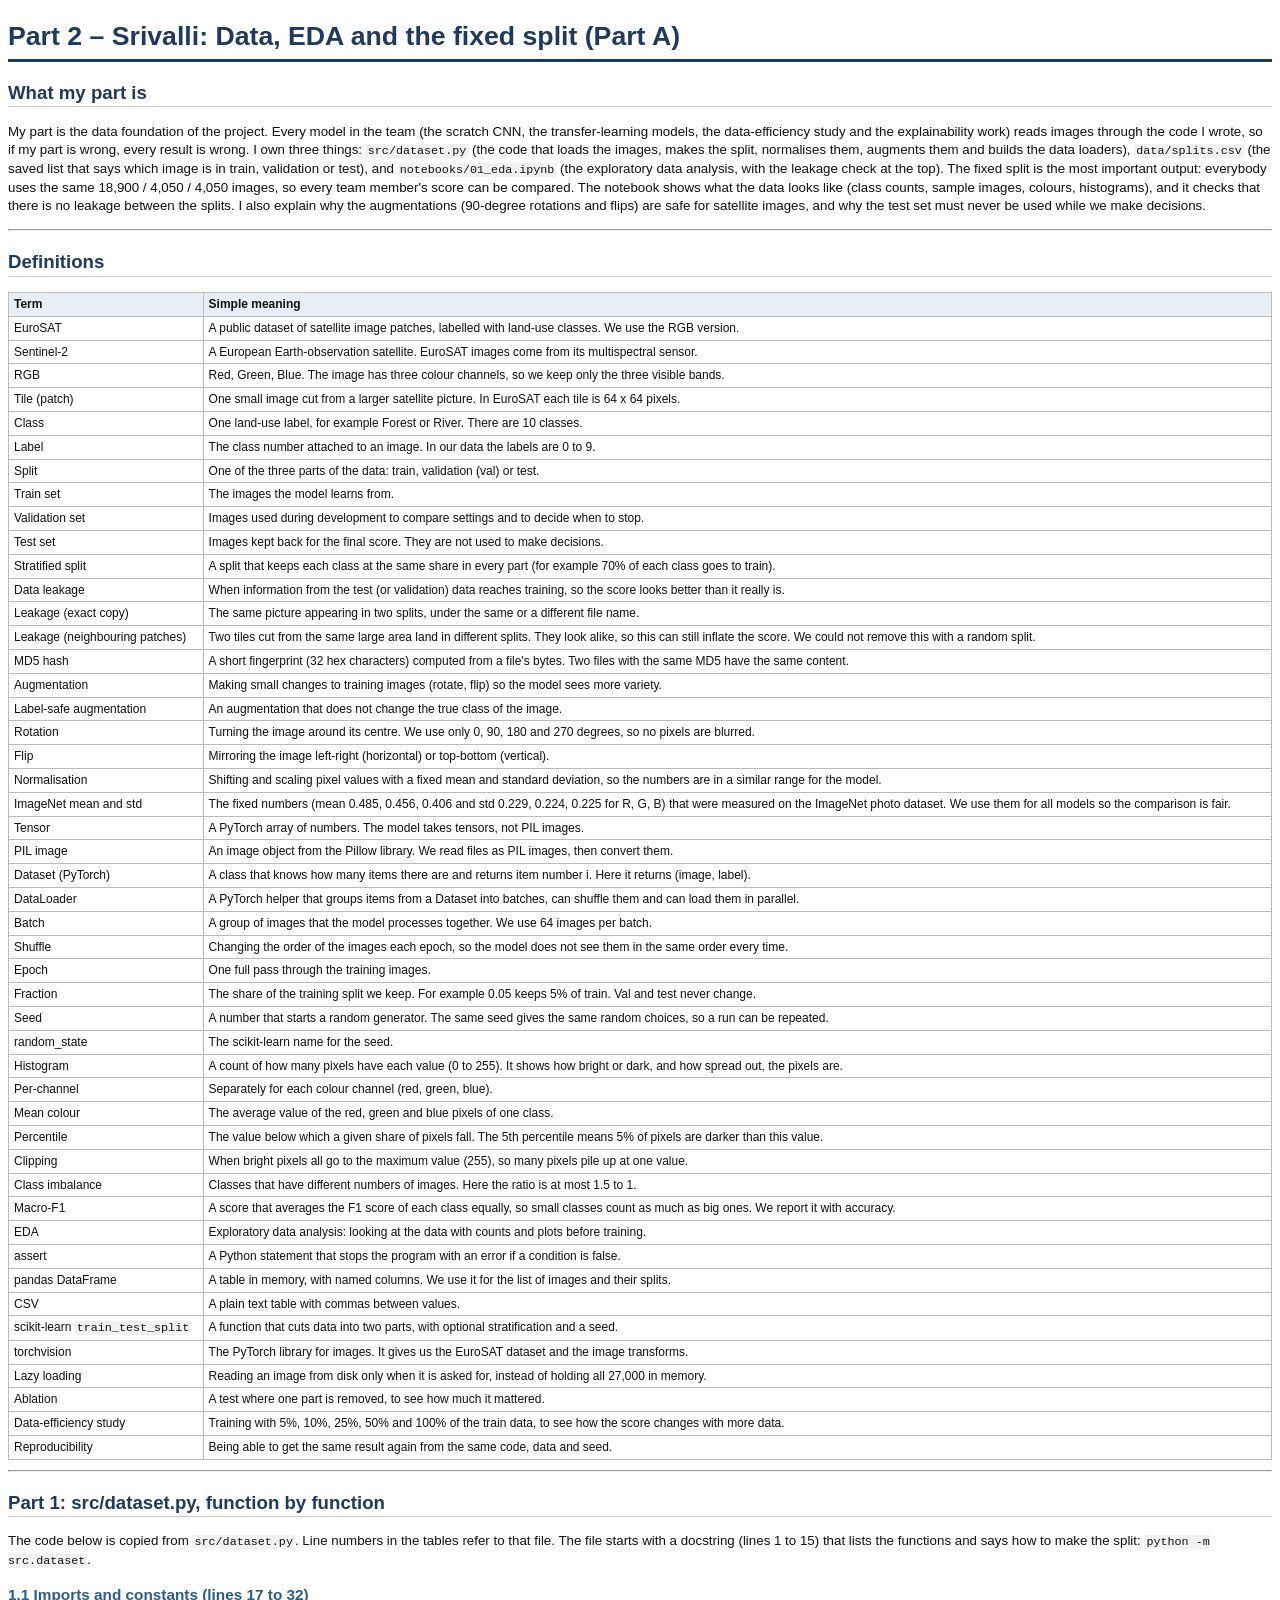
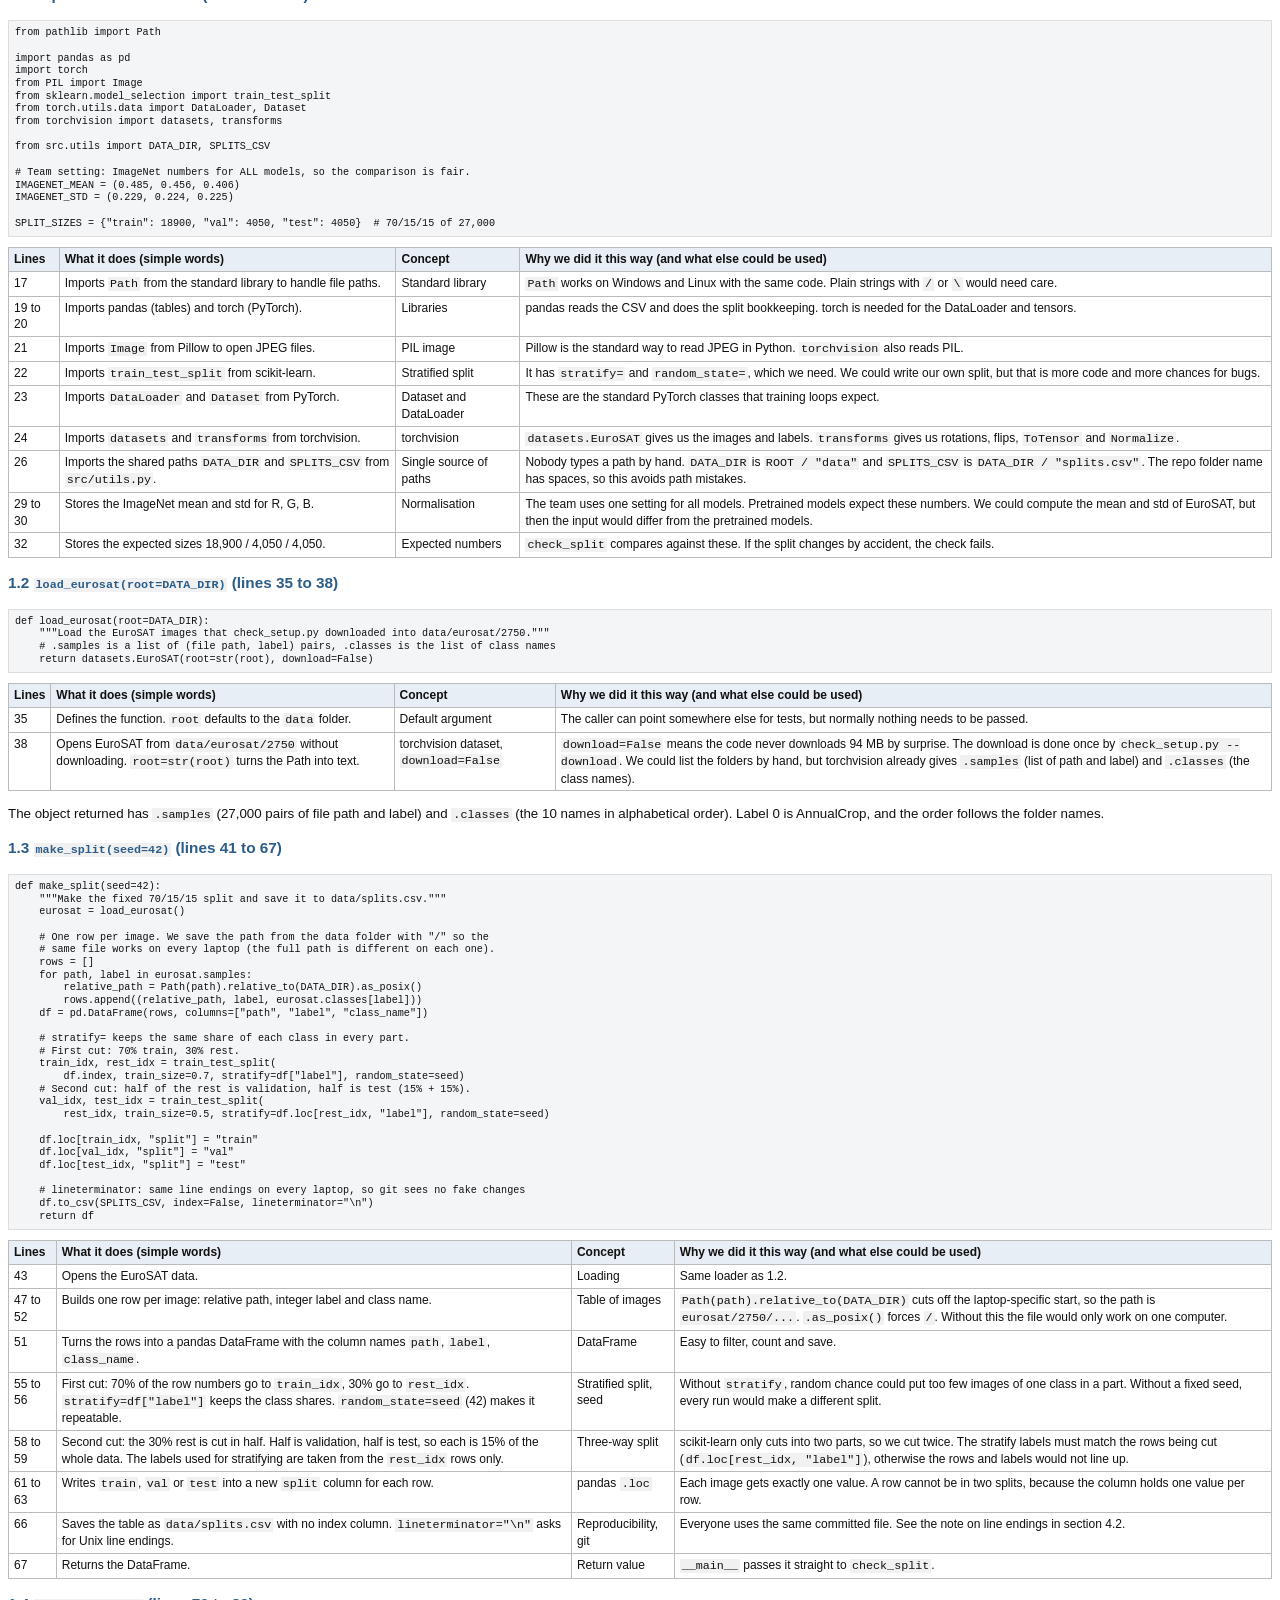
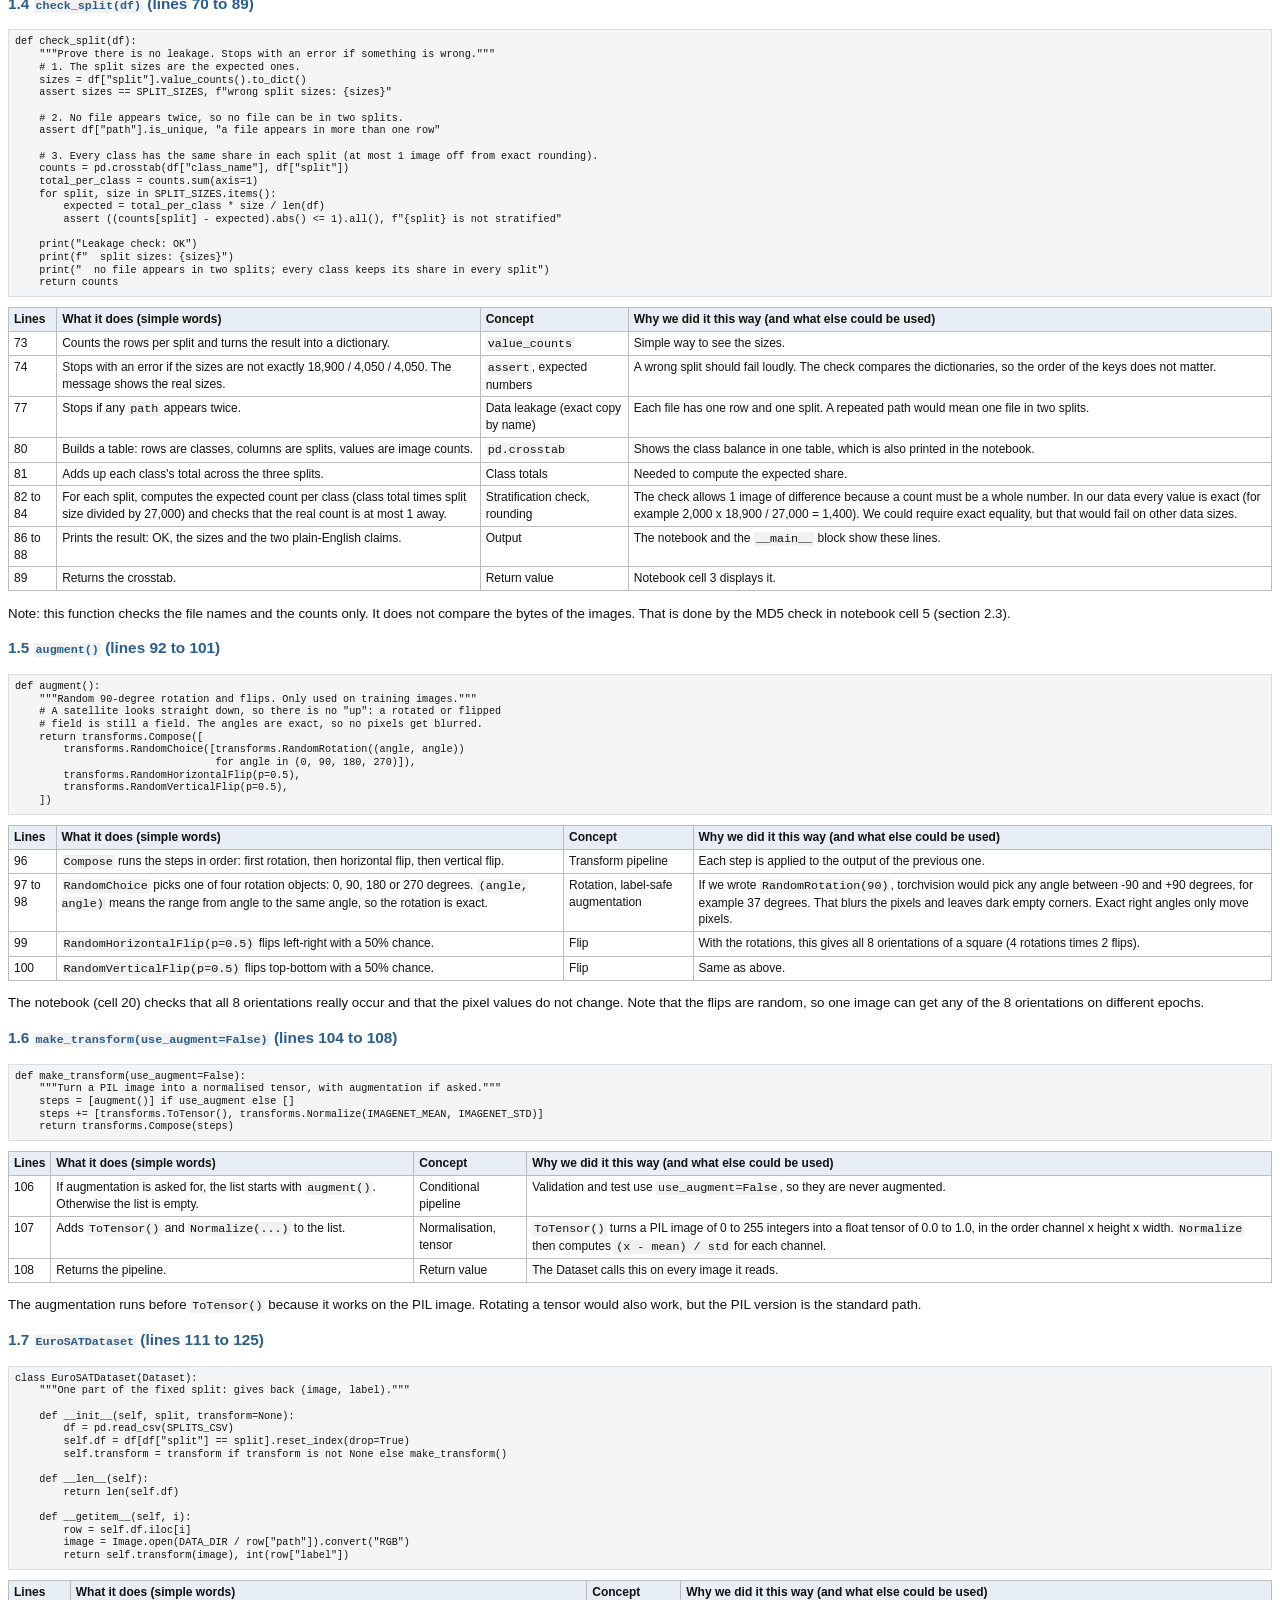
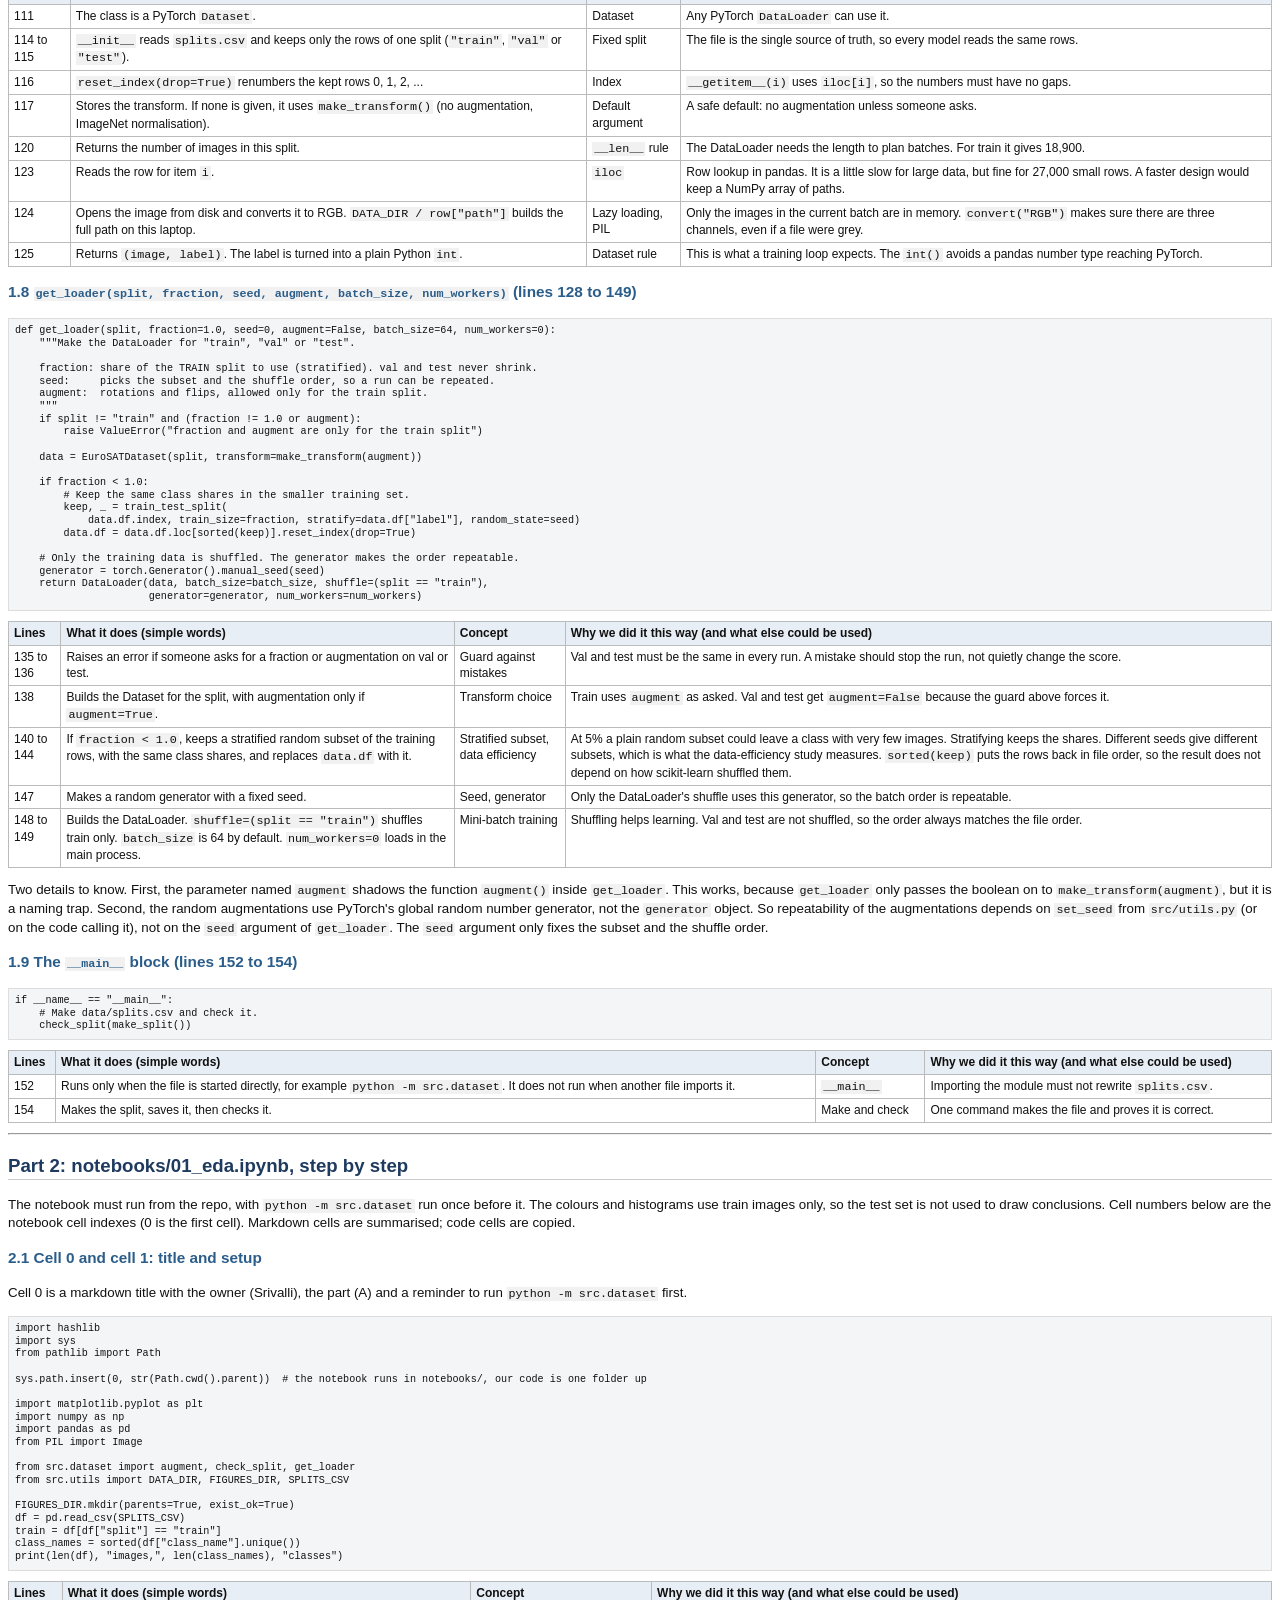
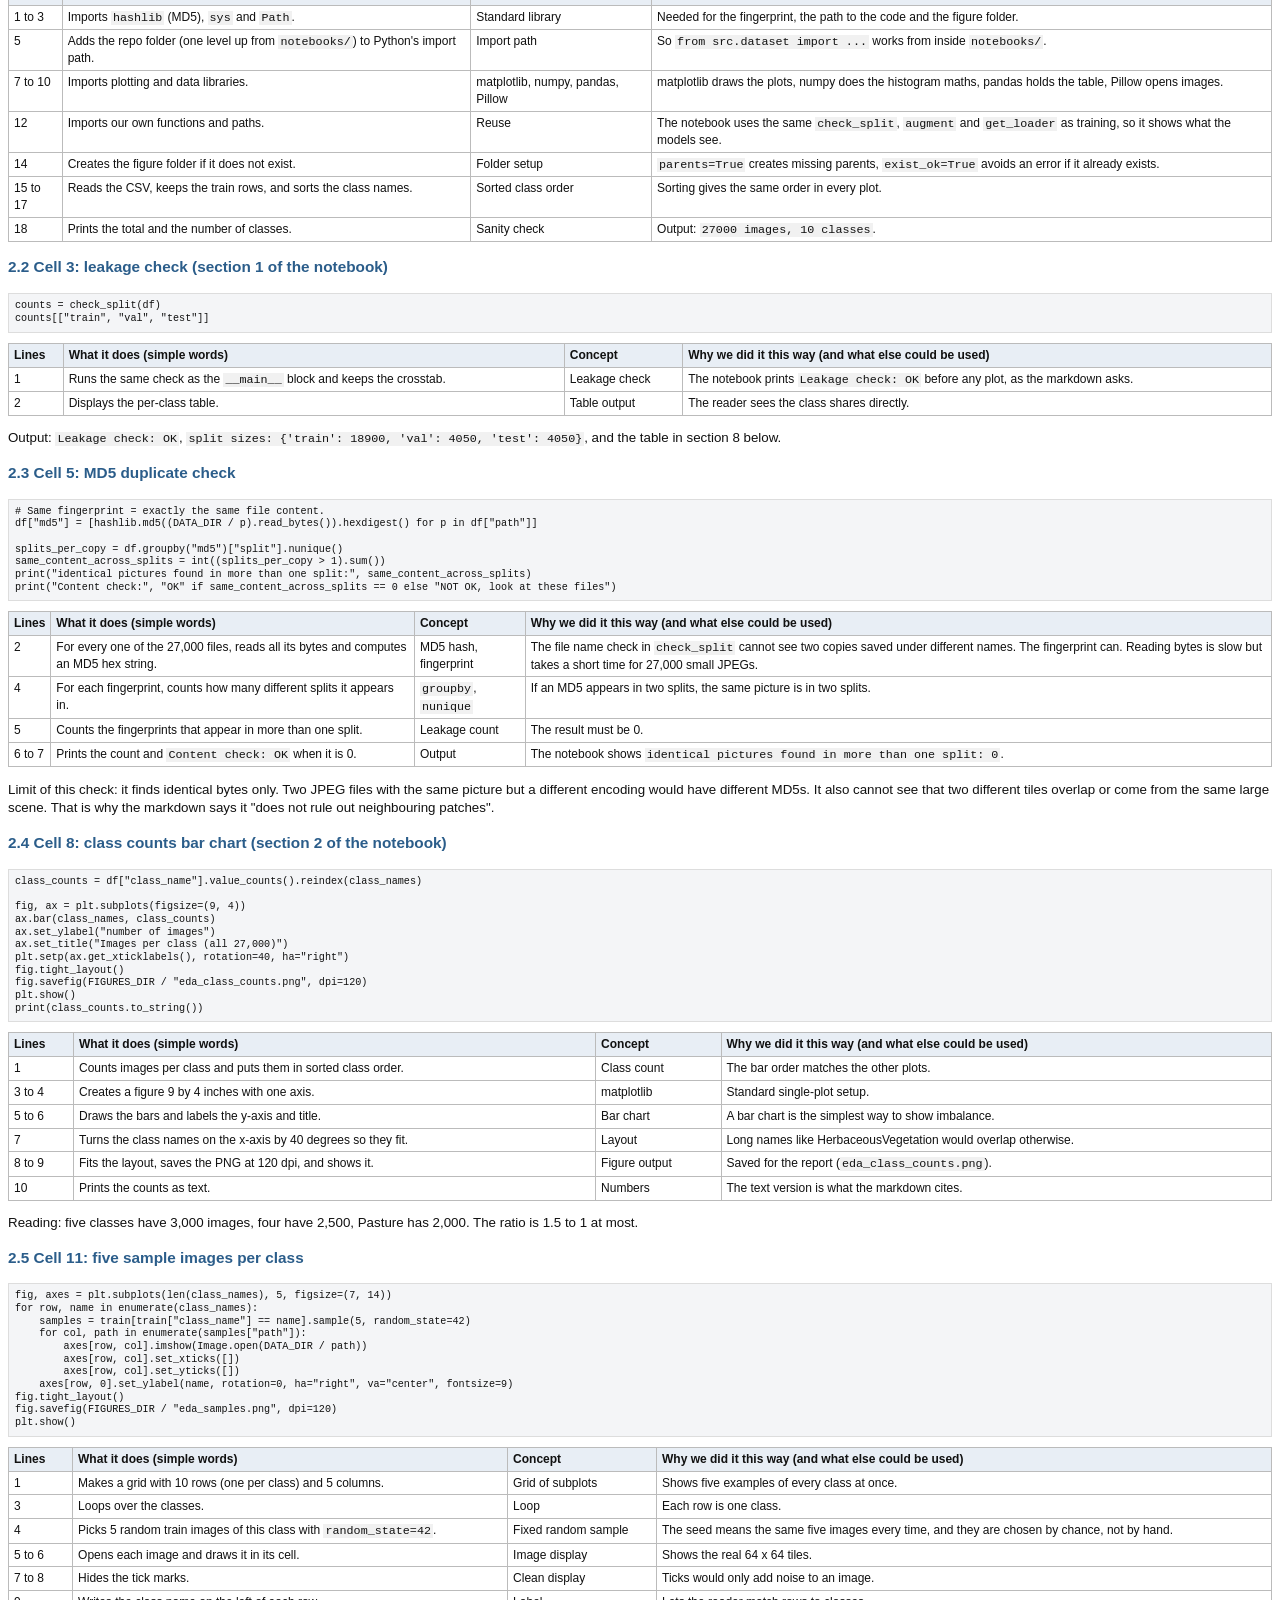
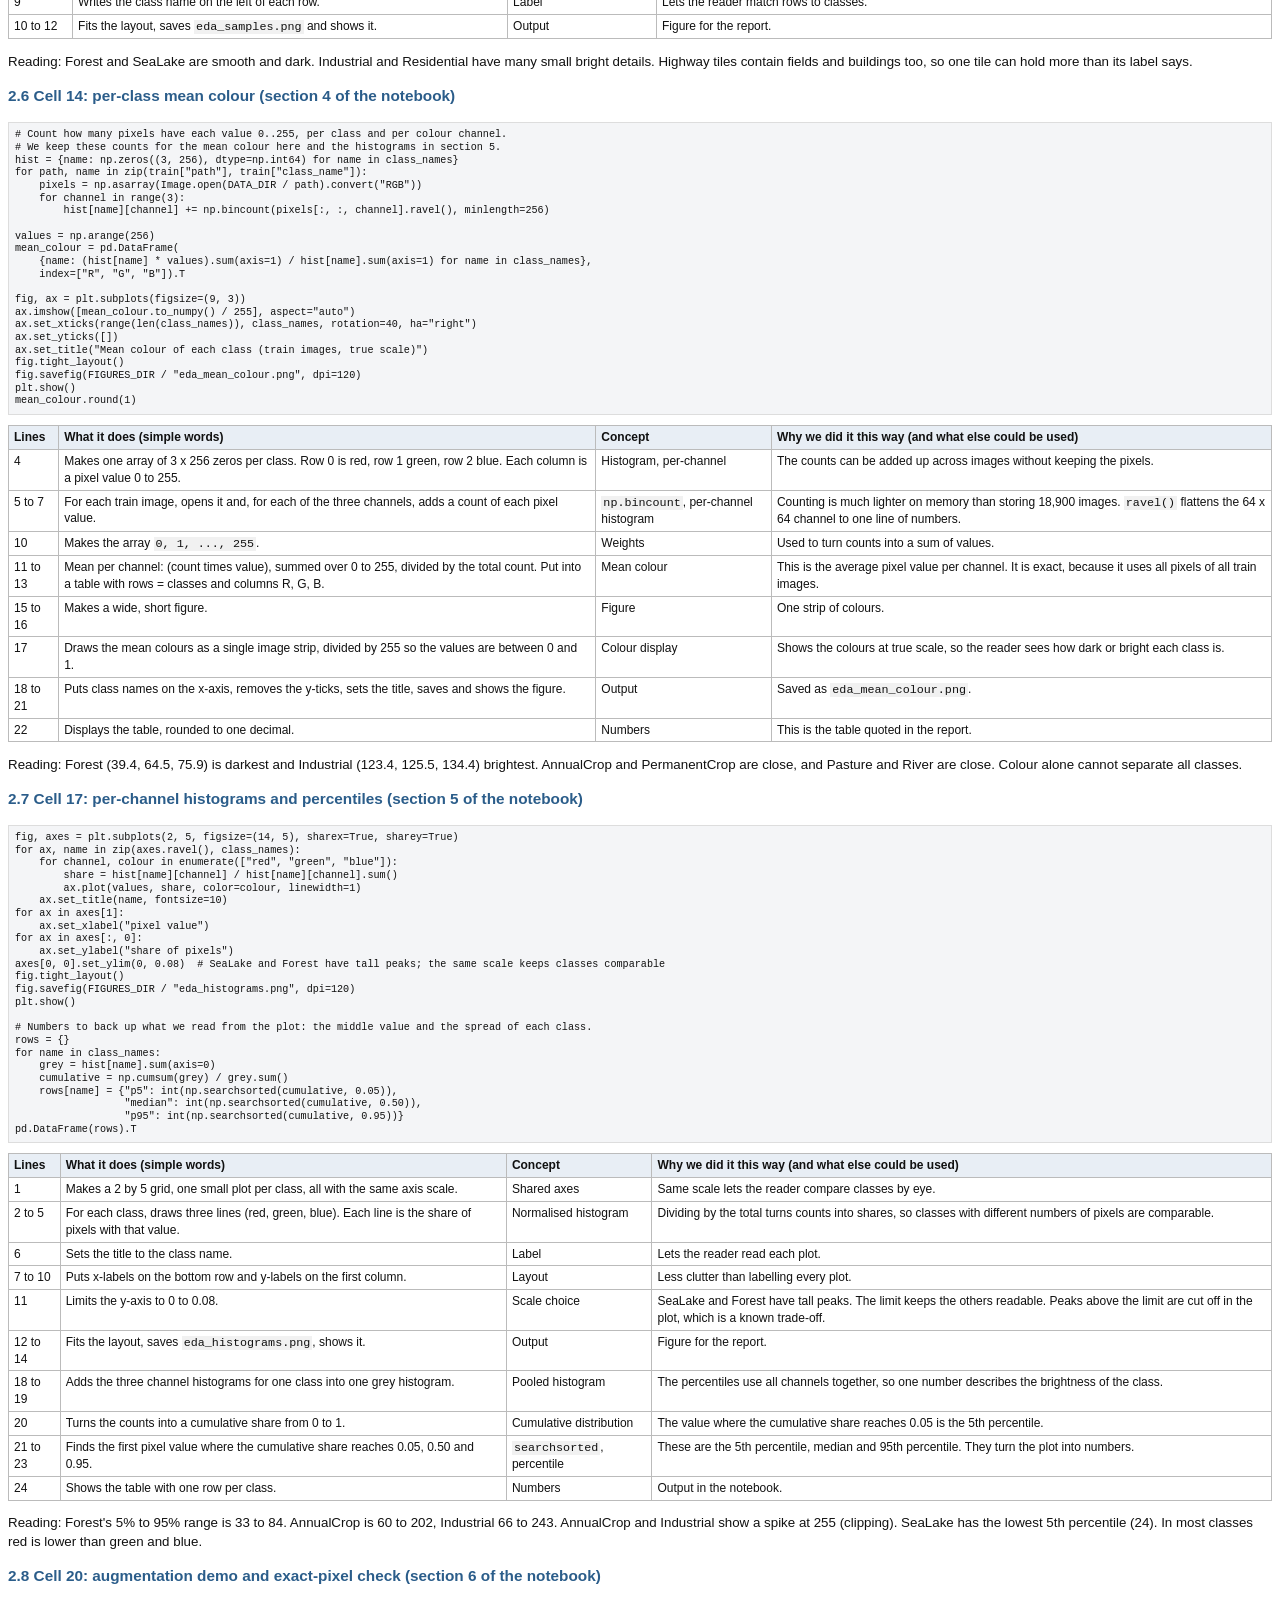
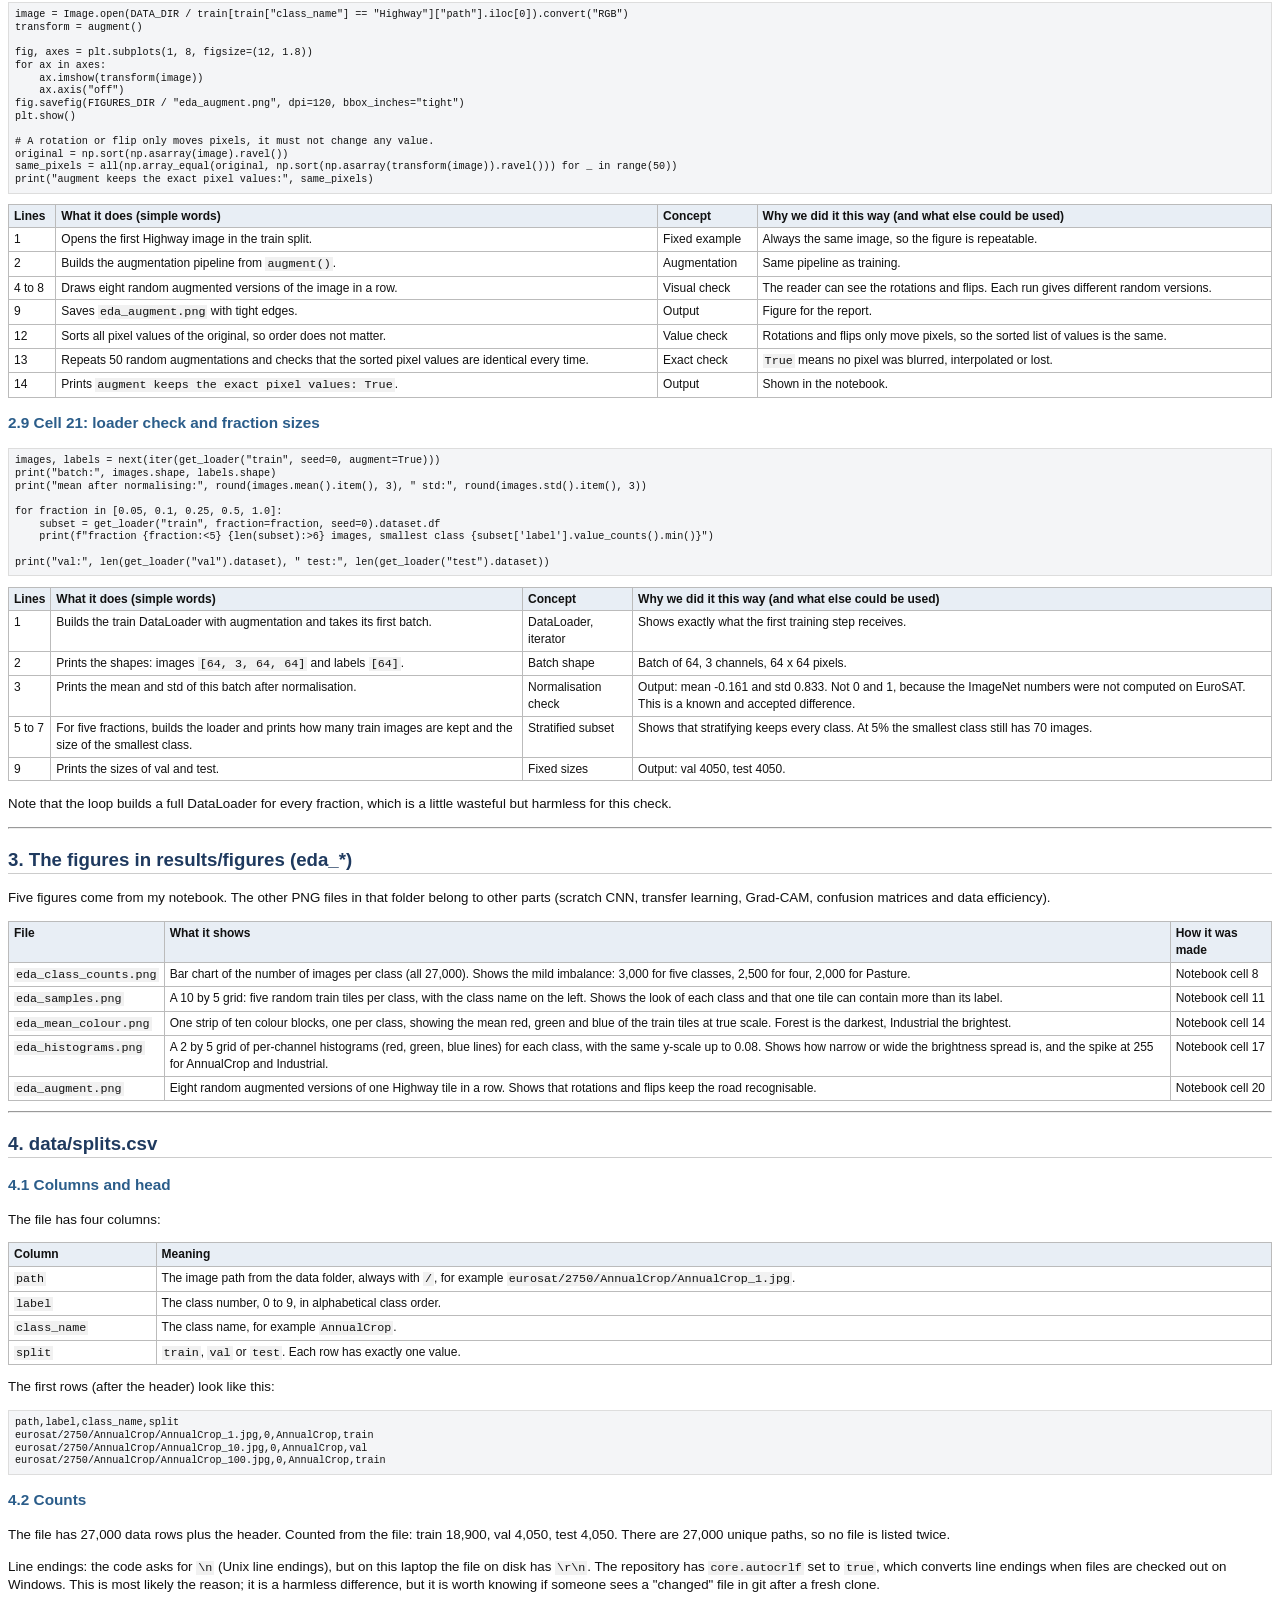
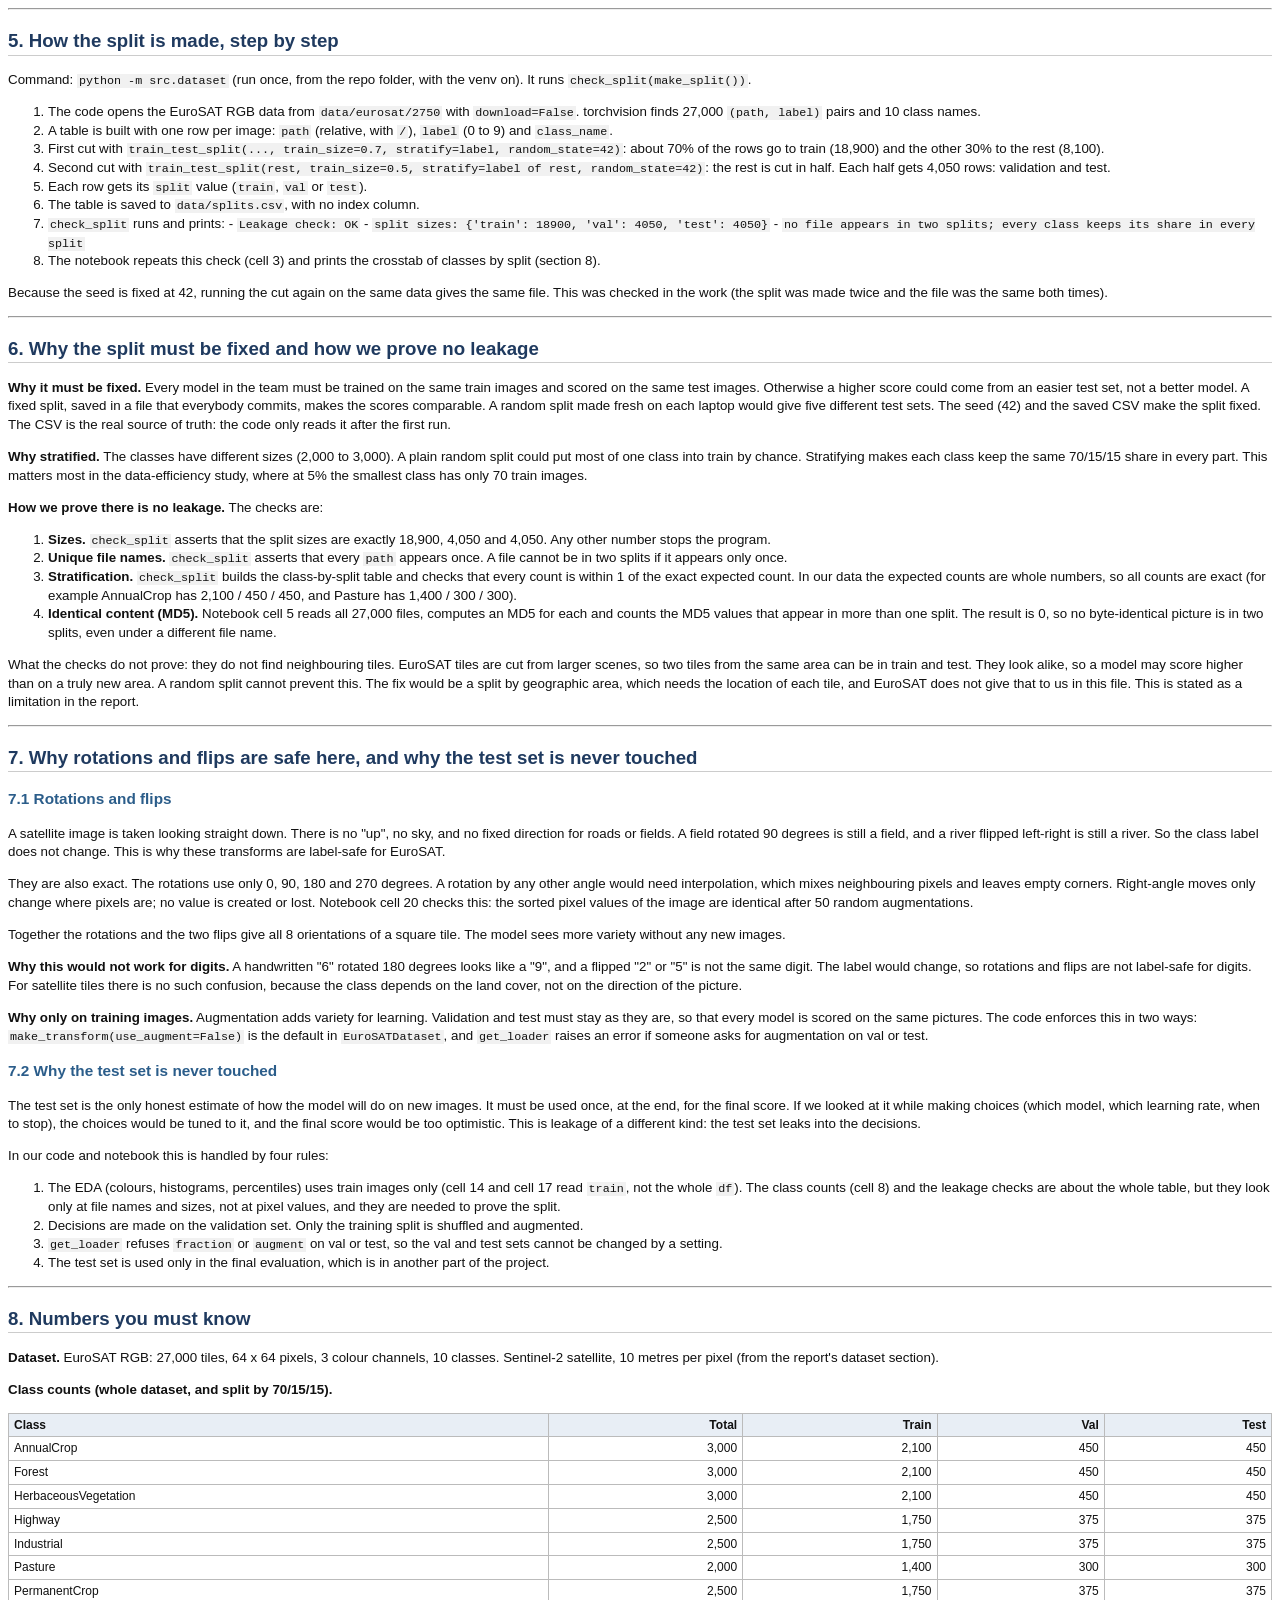
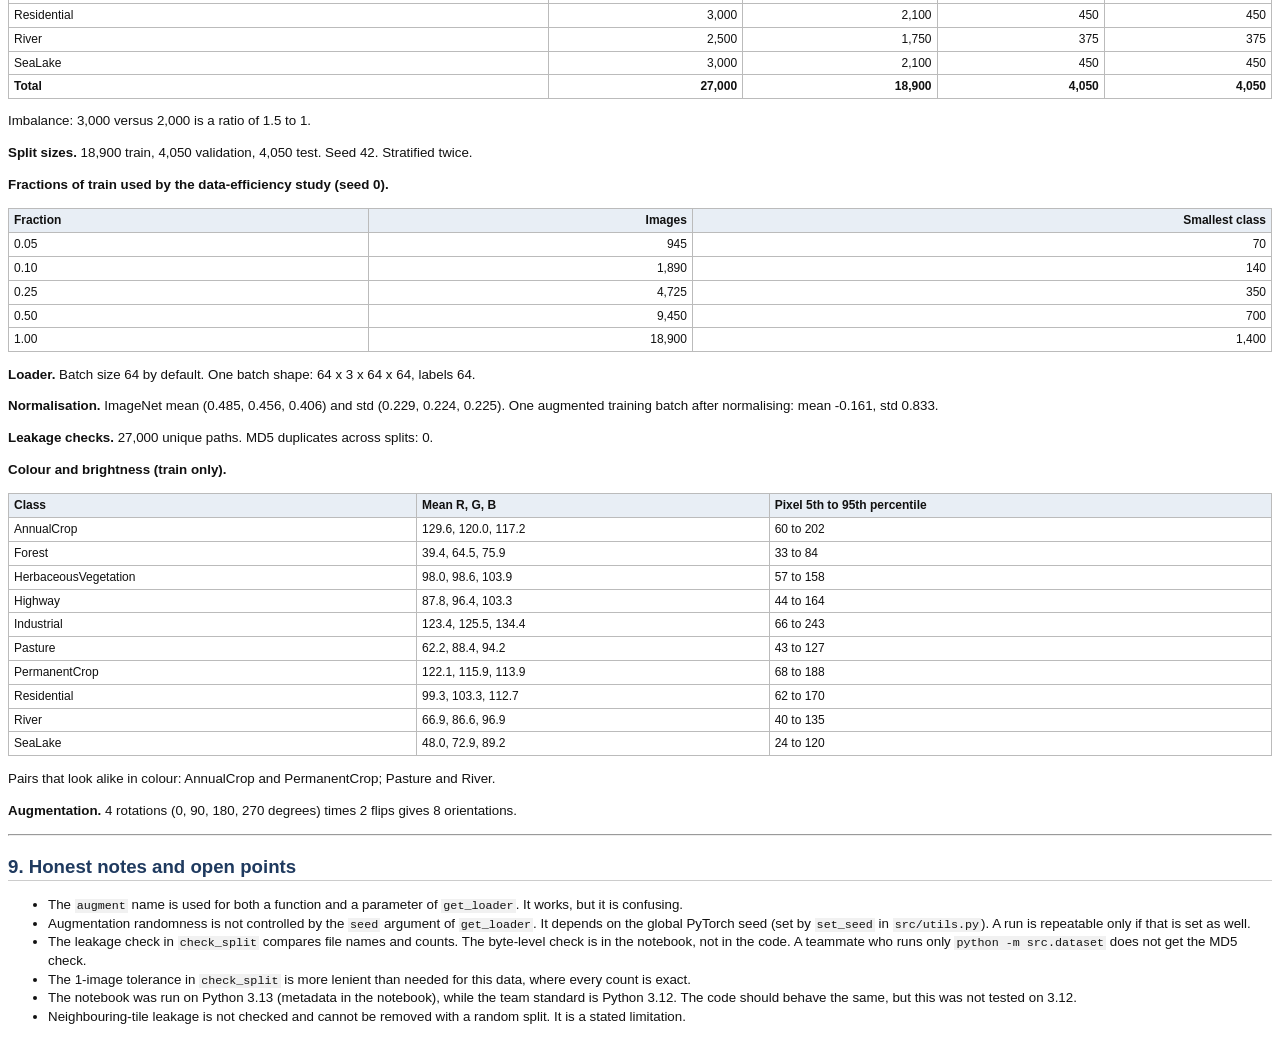
<file: study-guide/Part2_Srivalli_Data_EDA_Split.html>
<!doctype html><html><head><meta charset='utf-8'><title>Part2_Srivalli_Data_EDA_Split</title><style>
@page { size: A4; margin: 16mm 14mm; }
body { font-family: 'Segoe UI', Arial, sans-serif; font-size: 10pt; line-height: 1.4; color:#111; }
h1 { font-size: 20pt; color:#1f3a5f; border-bottom: 3px solid #1f3a5f; padding-bottom:4px; }
h2 { font-size: 14pt; color:#1f3a5f; margin-top:18px; border-bottom:1px solid #ccc; }
h3 { font-size: 11.5pt; color:#2b5d8a; margin-top:14px; }
table { border-collapse: collapse; width:100%; margin:6px 0 10px; font-size:9pt; page-break-inside:auto; }
th, td { border:1px solid #bbb; padding:3px 5px; vertical-align:top; text-align:left; }
th { background:#e8eef5; }
tr { page-break-inside: avoid; }
pre { background:#f4f5f7; border:1px solid #ddd; padding:6px; font-family: Consolas, 'Courier New', monospace; font-size:7.6pt; line-height:1.25; white-space:pre-wrap; word-wrap:break-word; page-break-inside:auto; }
code { font-family: Consolas, 'Courier New', monospace; font-size:8.8pt; background:#f1f1f1; padding:0 2px; }
pre code { background:none; padding:0; font-size:7.6pt; }
blockquote { border-left:3px solid #8aa; margin:6px 0; padding:2px 10px; color:#333; background:#f7fbfb; }
</style></head><body><h1>Part 2 – Srivalli: Data, EDA and the fixed split (Part A)</h1>
<h2>What my part is</h2>
<p>My part is the data foundation of the project. Every model in the team (the scratch CNN, the transfer-learning models, the data-efficiency study and the explainability work) reads images through the code I wrote, so if my part is wrong, every result is wrong. I own three things: <code>src/dataset.py</code> (the code that loads the images, makes the split, normalises them, augments them and builds the data loaders), <code>data/splits.csv</code> (the saved list that says which image is in train, validation or test), and <code>notebooks/01_eda.ipynb</code> (the exploratory data analysis, with the leakage check at the top). The fixed split is the most important output: everybody uses the same 18,900 / 4,050 / 4,050 images, so every team member's score can be compared. The notebook shows what the data looks like (class counts, sample images, colours, histograms), and it checks that there is no leakage between the splits. I also explain why the augmentations (90-degree rotations and flips) are safe for satellite images, and why the test set must never be used while we make decisions.</p>
<hr />
<h2>Definitions</h2>
<table>
<thead>
<tr>
<th>Term</th>
<th>Simple meaning</th>
</tr>
</thead>
<tbody>
<tr>
<td>EuroSAT</td>
<td>A public dataset of satellite image patches, labelled with land-use classes. We use the RGB version.</td>
</tr>
<tr>
<td>Sentinel-2</td>
<td>A European Earth-observation satellite. EuroSAT images come from its multispectral sensor.</td>
</tr>
<tr>
<td>RGB</td>
<td>Red, Green, Blue. The image has three colour channels, so we keep only the three visible bands.</td>
</tr>
<tr>
<td>Tile (patch)</td>
<td>One small image cut from a larger satellite picture. In EuroSAT each tile is 64 x 64 pixels.</td>
</tr>
<tr>
<td>Class</td>
<td>One land-use label, for example Forest or River. There are 10 classes.</td>
</tr>
<tr>
<td>Label</td>
<td>The class number attached to an image. In our data the labels are 0 to 9.</td>
</tr>
<tr>
<td>Split</td>
<td>One of the three parts of the data: train, validation (val) or test.</td>
</tr>
<tr>
<td>Train set</td>
<td>The images the model learns from.</td>
</tr>
<tr>
<td>Validation set</td>
<td>Images used during development to compare settings and to decide when to stop.</td>
</tr>
<tr>
<td>Test set</td>
<td>Images kept back for the final score. They are not used to make decisions.</td>
</tr>
<tr>
<td>Stratified split</td>
<td>A split that keeps each class at the same share in every part (for example 70% of each class goes to train).</td>
</tr>
<tr>
<td>Data leakage</td>
<td>When information from the test (or validation) data reaches training, so the score looks better than it really is.</td>
</tr>
<tr>
<td>Leakage (exact copy)</td>
<td>The same picture appearing in two splits, under the same or a different file name.</td>
</tr>
<tr>
<td>Leakage (neighbouring patches)</td>
<td>Two tiles cut from the same large area land in different splits. They look alike, so this can still inflate the score. We could not remove this with a random split.</td>
</tr>
<tr>
<td>MD5 hash</td>
<td>A short fingerprint (32 hex characters) computed from a file's bytes. Two files with the same MD5 have the same content.</td>
</tr>
<tr>
<td>Augmentation</td>
<td>Making small changes to training images (rotate, flip) so the model sees more variety.</td>
</tr>
<tr>
<td>Label-safe augmentation</td>
<td>An augmentation that does not change the true class of the image.</td>
</tr>
<tr>
<td>Rotation</td>
<td>Turning the image around its centre. We use only 0, 90, 180 and 270 degrees, so no pixels are blurred.</td>
</tr>
<tr>
<td>Flip</td>
<td>Mirroring the image left-right (horizontal) or top-bottom (vertical).</td>
</tr>
<tr>
<td>Normalisation</td>
<td>Shifting and scaling pixel values with a fixed mean and standard deviation, so the numbers are in a similar range for the model.</td>
</tr>
<tr>
<td>ImageNet mean and std</td>
<td>The fixed numbers (mean 0.485, 0.456, 0.406 and std 0.229, 0.224, 0.225 for R, G, B) that were measured on the ImageNet photo dataset. We use them for all models so the comparison is fair.</td>
</tr>
<tr>
<td>Tensor</td>
<td>A PyTorch array of numbers. The model takes tensors, not PIL images.</td>
</tr>
<tr>
<td>PIL image</td>
<td>An image object from the Pillow library. We read files as PIL images, then convert them.</td>
</tr>
<tr>
<td>Dataset (PyTorch)</td>
<td>A class that knows how many items there are and returns item number i. Here it returns (image, label).</td>
</tr>
<tr>
<td>DataLoader</td>
<td>A PyTorch helper that groups items from a Dataset into batches, can shuffle them and can load them in parallel.</td>
</tr>
<tr>
<td>Batch</td>
<td>A group of images that the model processes together. We use 64 images per batch.</td>
</tr>
<tr>
<td>Shuffle</td>
<td>Changing the order of the images each epoch, so the model does not see them in the same order every time.</td>
</tr>
<tr>
<td>Epoch</td>
<td>One full pass through the training images.</td>
</tr>
<tr>
<td>Fraction</td>
<td>The share of the training split we keep. For example 0.05 keeps 5% of train. Val and test never change.</td>
</tr>
<tr>
<td>Seed</td>
<td>A number that starts a random generator. The same seed gives the same random choices, so a run can be repeated.</td>
</tr>
<tr>
<td>random_state</td>
<td>The scikit-learn name for the seed.</td>
</tr>
<tr>
<td>Histogram</td>
<td>A count of how many pixels have each value (0 to 255). It shows how bright or dark, and how spread out, the pixels are.</td>
</tr>
<tr>
<td>Per-channel</td>
<td>Separately for each colour channel (red, green, blue).</td>
</tr>
<tr>
<td>Mean colour</td>
<td>The average value of the red, green and blue pixels of one class.</td>
</tr>
<tr>
<td>Percentile</td>
<td>The value below which a given share of pixels fall. The 5th percentile means 5% of pixels are darker than this value.</td>
</tr>
<tr>
<td>Clipping</td>
<td>When bright pixels all go to the maximum value (255), so many pixels pile up at one value.</td>
</tr>
<tr>
<td>Class imbalance</td>
<td>Classes that have different numbers of images. Here the ratio is at most 1.5 to 1.</td>
</tr>
<tr>
<td>Macro-F1</td>
<td>A score that averages the F1 score of each class equally, so small classes count as much as big ones. We report it with accuracy.</td>
</tr>
<tr>
<td>EDA</td>
<td>Exploratory data analysis: looking at the data with counts and plots before training.</td>
</tr>
<tr>
<td>assert</td>
<td>A Python statement that stops the program with an error if a condition is false.</td>
</tr>
<tr>
<td>pandas DataFrame</td>
<td>A table in memory, with named columns. We use it for the list of images and their splits.</td>
</tr>
<tr>
<td>CSV</td>
<td>A plain text table with commas between values.</td>
</tr>
<tr>
<td>scikit-learn <code>train_test_split</code></td>
<td>A function that cuts data into two parts, with optional stratification and a seed.</td>
</tr>
<tr>
<td>torchvision</td>
<td>The PyTorch library for images. It gives us the EuroSAT dataset and the image transforms.</td>
</tr>
<tr>
<td>Lazy loading</td>
<td>Reading an image from disk only when it is asked for, instead of holding all 27,000 in memory.</td>
</tr>
<tr>
<td>Ablation</td>
<td>A test where one part is removed, to see how much it mattered.</td>
</tr>
<tr>
<td>Data-efficiency study</td>
<td>Training with 5%, 10%, 25%, 50% and 100% of the train data, to see how the score changes with more data.</td>
</tr>
<tr>
<td>Reproducibility</td>
<td>Being able to get the same result again from the same code, data and seed.</td>
</tr>
</tbody>
</table>
<hr />
<h2>Part 1: src/dataset.py, function by function</h2>
<p>The code below is copied from <code>src/dataset.py</code>. Line numbers in the tables refer to that file. The file starts with a docstring (lines 1 to 15) that lists the functions and says how to make the split: <code>python -m src.dataset</code>.</p>
<h3>1.1 Imports and constants (lines 17 to 32)</h3>
<pre><code class="language-python">from pathlib import Path

import pandas as pd
import torch
from PIL import Image
from sklearn.model_selection import train_test_split
from torch.utils.data import DataLoader, Dataset
from torchvision import datasets, transforms

from src.utils import DATA_DIR, SPLITS_CSV

# Team setting: ImageNet numbers for ALL models, so the comparison is fair.
IMAGENET_MEAN = (0.485, 0.456, 0.406)
IMAGENET_STD = (0.229, 0.224, 0.225)

SPLIT_SIZES = {&quot;train&quot;: 18900, &quot;val&quot;: 4050, &quot;test&quot;: 4050}  # 70/15/15 of 27,000
</code></pre>
<table>
<thead>
<tr>
<th>Lines</th>
<th>What it does (simple words)</th>
<th>Concept</th>
<th>Why we did it this way (and what else could be used)</th>
</tr>
</thead>
<tbody>
<tr>
<td>17</td>
<td>Imports <code>Path</code> from the standard library to handle file paths.</td>
<td>Standard library</td>
<td><code>Path</code> works on Windows and Linux with the same code. Plain strings with <code>/</code> or <code>\</code> would need care.</td>
</tr>
<tr>
<td>19 to 20</td>
<td>Imports pandas (tables) and torch (PyTorch).</td>
<td>Libraries</td>
<td>pandas reads the CSV and does the split bookkeeping. torch is needed for the DataLoader and tensors.</td>
</tr>
<tr>
<td>21</td>
<td>Imports <code>Image</code> from Pillow to open JPEG files.</td>
<td>PIL image</td>
<td>Pillow is the standard way to read JPEG in Python. <code>torchvision</code> also reads PIL.</td>
</tr>
<tr>
<td>22</td>
<td>Imports <code>train_test_split</code> from scikit-learn.</td>
<td>Stratified split</td>
<td>It has <code>stratify=</code> and <code>random_state=</code>, which we need. We could write our own split, but that is more code and more chances for bugs.</td>
</tr>
<tr>
<td>23</td>
<td>Imports <code>DataLoader</code> and <code>Dataset</code> from PyTorch.</td>
<td>Dataset and DataLoader</td>
<td>These are the standard PyTorch classes that training loops expect.</td>
</tr>
<tr>
<td>24</td>
<td>Imports <code>datasets</code> and <code>transforms</code> from torchvision.</td>
<td>torchvision</td>
<td><code>datasets.EuroSAT</code> gives us the images and labels. <code>transforms</code> gives us rotations, flips, <code>ToTensor</code> and <code>Normalize</code>.</td>
</tr>
<tr>
<td>26</td>
<td>Imports the shared paths <code>DATA_DIR</code> and <code>SPLITS_CSV</code> from <code>src/utils.py</code>.</td>
<td>Single source of paths</td>
<td>Nobody types a path by hand. <code>DATA_DIR</code> is <code>ROOT / "data"</code> and <code>SPLITS_CSV</code> is <code>DATA_DIR / "splits.csv"</code>. The repo folder name has spaces, so this avoids path mistakes.</td>
</tr>
<tr>
<td>29 to 30</td>
<td>Stores the ImageNet mean and std for R, G, B.</td>
<td>Normalisation</td>
<td>The team uses one setting for all models. Pretrained models expect these numbers. We could compute the mean and std of EuroSAT, but then the input would differ from the pretrained models.</td>
</tr>
<tr>
<td>32</td>
<td>Stores the expected sizes 18,900 / 4,050 / 4,050.</td>
<td>Expected numbers</td>
<td><code>check_split</code> compares against these. If the split changes by accident, the check fails.</td>
</tr>
</tbody>
</table>
<h3>1.2 <code>load_eurosat(root=DATA_DIR)</code> (lines 35 to 38)</h3>
<pre><code class="language-python">def load_eurosat(root=DATA_DIR):
    &quot;&quot;&quot;Load the EuroSAT images that check_setup.py downloaded into data/eurosat/2750.&quot;&quot;&quot;
    # .samples is a list of (file path, label) pairs, .classes is the list of class names
    return datasets.EuroSAT(root=str(root), download=False)
</code></pre>
<table>
<thead>
<tr>
<th>Lines</th>
<th>What it does (simple words)</th>
<th>Concept</th>
<th>Why we did it this way (and what else could be used)</th>
</tr>
</thead>
<tbody>
<tr>
<td>35</td>
<td>Defines the function. <code>root</code> defaults to the <code>data</code> folder.</td>
<td>Default argument</td>
<td>The caller can point somewhere else for tests, but normally nothing needs to be passed.</td>
</tr>
<tr>
<td>38</td>
<td>Opens EuroSAT from <code>data/eurosat/2750</code> without downloading. <code>root=str(root)</code> turns the Path into text.</td>
<td>torchvision dataset, <code>download=False</code></td>
<td><code>download=False</code> means the code never downloads 94 MB by surprise. The download is done once by <code>check_setup.py --download</code>. We could list the folders by hand, but torchvision already gives <code>.samples</code> (list of path and label) and <code>.classes</code> (the class names).</td>
</tr>
</tbody>
</table>
<p>The object returned has <code>.samples</code> (27,000 pairs of file path and label) and <code>.classes</code> (the 10 names in alphabetical order). Label 0 is AnnualCrop, and the order follows the folder names.</p>
<h3>1.3 <code>make_split(seed=42)</code> (lines 41 to 67)</h3>
<pre><code class="language-python">def make_split(seed=42):
    &quot;&quot;&quot;Make the fixed 70/15/15 split and save it to data/splits.csv.&quot;&quot;&quot;
    eurosat = load_eurosat()

    # One row per image. We save the path from the data folder with &quot;/&quot; so the
    # same file works on every laptop (the full path is different on each one).
    rows = []
    for path, label in eurosat.samples:
        relative_path = Path(path).relative_to(DATA_DIR).as_posix()
        rows.append((relative_path, label, eurosat.classes[label]))
    df = pd.DataFrame(rows, columns=[&quot;path&quot;, &quot;label&quot;, &quot;class_name&quot;])

    # stratify= keeps the same share of each class in every part.
    # First cut: 70% train, 30% rest.
    train_idx, rest_idx = train_test_split(
        df.index, train_size=0.7, stratify=df[&quot;label&quot;], random_state=seed)
    # Second cut: half of the rest is validation, half is test (15% + 15%).
    val_idx, test_idx = train_test_split(
        rest_idx, train_size=0.5, stratify=df.loc[rest_idx, &quot;label&quot;], random_state=seed)

    df.loc[train_idx, &quot;split&quot;] = &quot;train&quot;
    df.loc[val_idx, &quot;split&quot;] = &quot;val&quot;
    df.loc[test_idx, &quot;split&quot;] = &quot;test&quot;

    # lineterminator: same line endings on every laptop, so git sees no fake changes
    df.to_csv(SPLITS_CSV, index=False, lineterminator=&quot;\n&quot;)
    return df
</code></pre>
<table>
<thead>
<tr>
<th>Lines</th>
<th>What it does (simple words)</th>
<th>Concept</th>
<th>Why we did it this way (and what else could be used)</th>
</tr>
</thead>
<tbody>
<tr>
<td>43</td>
<td>Opens the EuroSAT data.</td>
<td>Loading</td>
<td>Same loader as 1.2.</td>
</tr>
<tr>
<td>47 to 52</td>
<td>Builds one row per image: relative path, integer label and class name.</td>
<td>Table of images</td>
<td><code>Path(path).relative_to(DATA_DIR)</code> cuts off the laptop-specific start, so the path is <code>eurosat/2750/...</code>. <code>.as_posix()</code> forces <code>/</code>. Without this the file would only work on one computer.</td>
</tr>
<tr>
<td>51</td>
<td>Turns the rows into a pandas DataFrame with the column names <code>path</code>, <code>label</code>, <code>class_name</code>.</td>
<td>DataFrame</td>
<td>Easy to filter, count and save.</td>
</tr>
<tr>
<td>55 to 56</td>
<td>First cut: 70% of the row numbers go to <code>train_idx</code>, 30% go to <code>rest_idx</code>. <code>stratify=df["label"]</code> keeps the class shares. <code>random_state=seed</code> (42) makes it repeatable.</td>
<td>Stratified split, seed</td>
<td>Without <code>stratify</code>, random chance could put too few images of one class in a part. Without a fixed seed, every run would make a different split.</td>
</tr>
<tr>
<td>58 to 59</td>
<td>Second cut: the 30% rest is cut in half. Half is validation, half is test, so each is 15% of the whole data. The labels used for stratifying are taken from the <code>rest_idx</code> rows only.</td>
<td>Three-way split</td>
<td>scikit-learn only cuts into two parts, so we cut twice. The stratify labels must match the rows being cut (<code>df.loc[rest_idx, "label"]</code>), otherwise the rows and labels would not line up.</td>
</tr>
<tr>
<td>61 to 63</td>
<td>Writes <code>train</code>, <code>val</code> or <code>test</code> into a new <code>split</code> column for each row.</td>
<td>pandas <code>.loc</code></td>
<td>Each image gets exactly one value. A row cannot be in two splits, because the column holds one value per row.</td>
</tr>
<tr>
<td>66</td>
<td>Saves the table as <code>data/splits.csv</code> with no index column. <code>lineterminator="\n"</code> asks for Unix line endings.</td>
<td>Reproducibility, git</td>
<td>Everyone uses the same committed file. See the note on line endings in section 4.2.</td>
</tr>
<tr>
<td>67</td>
<td>Returns the DataFrame.</td>
<td>Return value</td>
<td><code>__main__</code> passes it straight to <code>check_split</code>.</td>
</tr>
</tbody>
</table>
<h3>1.4 <code>check_split(df)</code> (lines 70 to 89)</h3>
<pre><code class="language-python">def check_split(df):
    &quot;&quot;&quot;Prove there is no leakage. Stops with an error if something is wrong.&quot;&quot;&quot;
    # 1. The split sizes are the expected ones.
    sizes = df[&quot;split&quot;].value_counts().to_dict()
    assert sizes == SPLIT_SIZES, f&quot;wrong split sizes: {sizes}&quot;

    # 2. No file appears twice, so no file can be in two splits.
    assert df[&quot;path&quot;].is_unique, &quot;a file appears in more than one row&quot;

    # 3. Every class has the same share in each split (at most 1 image off from exact rounding).
    counts = pd.crosstab(df[&quot;class_name&quot;], df[&quot;split&quot;])
    total_per_class = counts.sum(axis=1)
    for split, size in SPLIT_SIZES.items():
        expected = total_per_class * size / len(df)
        assert ((counts[split] - expected).abs() &lt;= 1).all(), f&quot;{split} is not stratified&quot;

    print(&quot;Leakage check: OK&quot;)
    print(f&quot;  split sizes: {sizes}&quot;)
    print(&quot;  no file appears in two splits; every class keeps its share in every split&quot;)
    return counts
</code></pre>
<table>
<thead>
<tr>
<th>Lines</th>
<th>What it does (simple words)</th>
<th>Concept</th>
<th>Why we did it this way (and what else could be used)</th>
</tr>
</thead>
<tbody>
<tr>
<td>73</td>
<td>Counts the rows per split and turns the result into a dictionary.</td>
<td><code>value_counts</code></td>
<td>Simple way to see the sizes.</td>
</tr>
<tr>
<td>74</td>
<td>Stops with an error if the sizes are not exactly 18,900 / 4,050 / 4,050. The message shows the real sizes.</td>
<td><code>assert</code>, expected numbers</td>
<td>A wrong split should fail loudly. The check compares the dictionaries, so the order of the keys does not matter.</td>
</tr>
<tr>
<td>77</td>
<td>Stops if any <code>path</code> appears twice.</td>
<td>Data leakage (exact copy by name)</td>
<td>Each file has one row and one split. A repeated path would mean one file in two splits.</td>
</tr>
<tr>
<td>80</td>
<td>Builds a table: rows are classes, columns are splits, values are image counts.</td>
<td><code>pd.crosstab</code></td>
<td>Shows the class balance in one table, which is also printed in the notebook.</td>
</tr>
<tr>
<td>81</td>
<td>Adds up each class's total across the three splits.</td>
<td>Class totals</td>
<td>Needed to compute the expected share.</td>
</tr>
<tr>
<td>82 to 84</td>
<td>For each split, computes the expected count per class (class total times split size divided by 27,000) and checks that the real count is at most 1 away.</td>
<td>Stratification check, rounding</td>
<td>The check allows 1 image of difference because a count must be a whole number. In our data every value is exact (for example 2,000 x 18,900 / 27,000 = 1,400). We could require exact equality, but that would fail on other data sizes.</td>
</tr>
<tr>
<td>86 to 88</td>
<td>Prints the result: OK, the sizes and the two plain-English claims.</td>
<td>Output</td>
<td>The notebook and the <code>__main__</code> block show these lines.</td>
</tr>
<tr>
<td>89</td>
<td>Returns the crosstab.</td>
<td>Return value</td>
<td>Notebook cell 3 displays it.</td>
</tr>
</tbody>
</table>
<p>Note: this function checks the file names and the counts only. It does not compare the bytes of the images. That is done by the MD5 check in notebook cell 5 (section 2.3).</p>
<h3>1.5 <code>augment()</code> (lines 92 to 101)</h3>
<pre><code class="language-python">def augment():
    &quot;&quot;&quot;Random 90-degree rotation and flips. Only used on training images.&quot;&quot;&quot;
    # A satellite looks straight down, so there is no &quot;up&quot;: a rotated or flipped
    # field is still a field. The angles are exact, so no pixels get blurred.
    return transforms.Compose([
        transforms.RandomChoice([transforms.RandomRotation((angle, angle))
                                 for angle in (0, 90, 180, 270)]),
        transforms.RandomHorizontalFlip(p=0.5),
        transforms.RandomVerticalFlip(p=0.5),
    ])
</code></pre>
<table>
<thead>
<tr>
<th>Lines</th>
<th>What it does (simple words)</th>
<th>Concept</th>
<th>Why we did it this way (and what else could be used)</th>
</tr>
</thead>
<tbody>
<tr>
<td>96</td>
<td><code>Compose</code> runs the steps in order: first rotation, then horizontal flip, then vertical flip.</td>
<td>Transform pipeline</td>
<td>Each step is applied to the output of the previous one.</td>
</tr>
<tr>
<td>97 to 98</td>
<td><code>RandomChoice</code> picks one of four rotation objects: 0, 90, 180 or 270 degrees. <code>(angle, angle)</code> means the range from angle to the same angle, so the rotation is exact.</td>
<td>Rotation, label-safe augmentation</td>
<td>If we wrote <code>RandomRotation(90)</code>, torchvision would pick any angle between -90 and +90 degrees, for example 37 degrees. That blurs the pixels and leaves dark empty corners. Exact right angles only move pixels.</td>
</tr>
<tr>
<td>99</td>
<td><code>RandomHorizontalFlip(p=0.5)</code> flips left-right with a 50% chance.</td>
<td>Flip</td>
<td>With the rotations, this gives all 8 orientations of a square (4 rotations times 2 flips).</td>
</tr>
<tr>
<td>100</td>
<td><code>RandomVerticalFlip(p=0.5)</code> flips top-bottom with a 50% chance.</td>
<td>Flip</td>
<td>Same as above.</td>
</tr>
</tbody>
</table>
<p>The notebook (cell 20) checks that all 8 orientations really occur and that the pixel values do not change. Note that the flips are random, so one image can get any of the 8 orientations on different epochs.</p>
<h3>1.6 <code>make_transform(use_augment=False)</code> (lines 104 to 108)</h3>
<pre><code class="language-python">def make_transform(use_augment=False):
    &quot;&quot;&quot;Turn a PIL image into a normalised tensor, with augmentation if asked.&quot;&quot;&quot;
    steps = [augment()] if use_augment else []
    steps += [transforms.ToTensor(), transforms.Normalize(IMAGENET_MEAN, IMAGENET_STD)]
    return transforms.Compose(steps)
</code></pre>
<table>
<thead>
<tr>
<th>Lines</th>
<th>What it does (simple words)</th>
<th>Concept</th>
<th>Why we did it this way (and what else could be used)</th>
</tr>
</thead>
<tbody>
<tr>
<td>106</td>
<td>If augmentation is asked for, the list starts with <code>augment()</code>. Otherwise the list is empty.</td>
<td>Conditional pipeline</td>
<td>Validation and test use <code>use_augment=False</code>, so they are never augmented.</td>
</tr>
<tr>
<td>107</td>
<td>Adds <code>ToTensor()</code> and <code>Normalize(...)</code> to the list.</td>
<td>Normalisation, tensor</td>
<td><code>ToTensor()</code> turns a PIL image of 0 to 255 integers into a float tensor of 0.0 to 1.0, in the order channel x height x width. <code>Normalize</code> then computes <code>(x - mean) / std</code> for each channel.</td>
</tr>
<tr>
<td>108</td>
<td>Returns the pipeline.</td>
<td>Return value</td>
<td>The Dataset calls this on every image it reads.</td>
</tr>
</tbody>
</table>
<p>The augmentation runs before <code>ToTensor()</code> because it works on the PIL image. Rotating a tensor would also work, but the PIL version is the standard path.</p>
<h3>1.7 <code>EuroSATDataset</code> (lines 111 to 125)</h3>
<pre><code class="language-python">class EuroSATDataset(Dataset):
    &quot;&quot;&quot;One part of the fixed split: gives back (image, label).&quot;&quot;&quot;

    def __init__(self, split, transform=None):
        df = pd.read_csv(SPLITS_CSV)
        self.df = df[df[&quot;split&quot;] == split].reset_index(drop=True)
        self.transform = transform if transform is not None else make_transform()

    def __len__(self):
        return len(self.df)

    def __getitem__(self, i):
        row = self.df.iloc[i]
        image = Image.open(DATA_DIR / row[&quot;path&quot;]).convert(&quot;RGB&quot;)
        return self.transform(image), int(row[&quot;label&quot;])
</code></pre>
<table>
<thead>
<tr>
<th>Lines</th>
<th>What it does (simple words)</th>
<th>Concept</th>
<th>Why we did it this way (and what else could be used)</th>
</tr>
</thead>
<tbody>
<tr>
<td>111</td>
<td>The class is a PyTorch <code>Dataset</code>.</td>
<td>Dataset</td>
<td>Any PyTorch <code>DataLoader</code> can use it.</td>
</tr>
<tr>
<td>114 to 115</td>
<td><code>__init__</code> reads <code>splits.csv</code> and keeps only the rows of one split (<code>"train"</code>, <code>"val"</code> or <code>"test"</code>).</td>
<td>Fixed split</td>
<td>The file is the single source of truth, so every model reads the same rows.</td>
</tr>
<tr>
<td>116</td>
<td><code>reset_index(drop=True)</code> renumbers the kept rows 0, 1, 2, ...</td>
<td>Index</td>
<td><code>__getitem__(i)</code> uses <code>iloc[i]</code>, so the numbers must have no gaps.</td>
</tr>
<tr>
<td>117</td>
<td>Stores the transform. If none is given, it uses <code>make_transform()</code> (no augmentation, ImageNet normalisation).</td>
<td>Default argument</td>
<td>A safe default: no augmentation unless someone asks.</td>
</tr>
<tr>
<td>120</td>
<td>Returns the number of images in this split.</td>
<td><code>__len__</code> rule</td>
<td>The DataLoader needs the length to plan batches. For train it gives 18,900.</td>
</tr>
<tr>
<td>123</td>
<td>Reads the row for item <code>i</code>.</td>
<td><code>iloc</code></td>
<td>Row lookup in pandas. It is a little slow for large data, but fine for 27,000 small rows. A faster design would keep a NumPy array of paths.</td>
</tr>
<tr>
<td>124</td>
<td>Opens the image from disk and converts it to RGB. <code>DATA_DIR / row["path"]</code> builds the full path on this laptop.</td>
<td>Lazy loading, PIL</td>
<td>Only the images in the current batch are in memory. <code>convert("RGB")</code> makes sure there are three channels, even if a file were grey.</td>
</tr>
<tr>
<td>125</td>
<td>Returns <code>(image, label)</code>. The label is turned into a plain Python <code>int</code>.</td>
<td>Dataset rule</td>
<td>This is what a training loop expects. The <code>int()</code> avoids a pandas number type reaching PyTorch.</td>
</tr>
</tbody>
</table>
<h3>1.8 <code>get_loader(split, fraction, seed, augment, batch_size, num_workers)</code> (lines 128 to 149)</h3>
<pre><code class="language-python">def get_loader(split, fraction=1.0, seed=0, augment=False, batch_size=64, num_workers=0):
    &quot;&quot;&quot;Make the DataLoader for &quot;train&quot;, &quot;val&quot; or &quot;test&quot;.

    fraction: share of the TRAIN split to use (stratified). val and test never shrink.
    seed:     picks the subset and the shuffle order, so a run can be repeated.
    augment:  rotations and flips, allowed only for the train split.
    &quot;&quot;&quot;
    if split != &quot;train&quot; and (fraction != 1.0 or augment):
        raise ValueError(&quot;fraction and augment are only for the train split&quot;)

    data = EuroSATDataset(split, transform=make_transform(augment))

    if fraction &lt; 1.0:
        # Keep the same class shares in the smaller training set.
        keep, _ = train_test_split(
            data.df.index, train_size=fraction, stratify=data.df[&quot;label&quot;], random_state=seed)
        data.df = data.df.loc[sorted(keep)].reset_index(drop=True)

    # Only the training data is shuffled. The generator makes the order repeatable.
    generator = torch.Generator().manual_seed(seed)
    return DataLoader(data, batch_size=batch_size, shuffle=(split == &quot;train&quot;),
                      generator=generator, num_workers=num_workers)
</code></pre>
<table>
<thead>
<tr>
<th>Lines</th>
<th>What it does (simple words)</th>
<th>Concept</th>
<th>Why we did it this way (and what else could be used)</th>
</tr>
</thead>
<tbody>
<tr>
<td>135 to 136</td>
<td>Raises an error if someone asks for a fraction or augmentation on val or test.</td>
<td>Guard against mistakes</td>
<td>Val and test must be the same in every run. A mistake should stop the run, not quietly change the score.</td>
</tr>
<tr>
<td>138</td>
<td>Builds the Dataset for the split, with augmentation only if <code>augment=True</code>.</td>
<td>Transform choice</td>
<td>Train uses <code>augment</code> as asked. Val and test get <code>augment=False</code> because the guard above forces it.</td>
</tr>
<tr>
<td>140 to 144</td>
<td>If <code>fraction &lt; 1.0</code>, keeps a stratified random subset of the training rows, with the same class shares, and replaces <code>data.df</code> with it.</td>
<td>Stratified subset, data efficiency</td>
<td>At 5% a plain random subset could leave a class with very few images. Stratifying keeps the shares. Different seeds give different subsets, which is what the data-efficiency study measures. <code>sorted(keep)</code> puts the rows back in file order, so the result does not depend on how scikit-learn shuffled them.</td>
</tr>
<tr>
<td>147</td>
<td>Makes a random generator with a fixed seed.</td>
<td>Seed, generator</td>
<td>Only the DataLoader's shuffle uses this generator, so the batch order is repeatable.</td>
</tr>
<tr>
<td>148 to 149</td>
<td>Builds the DataLoader. <code>shuffle=(split == "train")</code> shuffles train only. <code>batch_size</code> is 64 by default. <code>num_workers=0</code> loads in the main process.</td>
<td>Mini-batch training</td>
<td>Shuffling helps learning. Val and test are not shuffled, so the order always matches the file order.</td>
</tr>
</tbody>
</table>
<p>Two details to know. First, the parameter named <code>augment</code> shadows the function <code>augment()</code> inside <code>get_loader</code>. This works, because <code>get_loader</code> only passes the boolean on to <code>make_transform(augment)</code>, but it is a naming trap. Second, the random augmentations use PyTorch's global random number generator, not the <code>generator</code> object. So repeatability of the augmentations depends on <code>set_seed</code> from <code>src/utils.py</code> (or on the code calling it), not on the <code>seed</code> argument of <code>get_loader</code>. The <code>seed</code> argument only fixes the subset and the shuffle order.</p>
<h3>1.9 The <code>__main__</code> block (lines 152 to 154)</h3>
<pre><code class="language-python">if __name__ == &quot;__main__&quot;:
    # Make data/splits.csv and check it.
    check_split(make_split())
</code></pre>
<table>
<thead>
<tr>
<th>Lines</th>
<th>What it does (simple words)</th>
<th>Concept</th>
<th>Why we did it this way (and what else could be used)</th>
</tr>
</thead>
<tbody>
<tr>
<td>152</td>
<td>Runs only when the file is started directly, for example <code>python -m src.dataset</code>. It does not run when another file imports it.</td>
<td><code>__main__</code></td>
<td>Importing the module must not rewrite <code>splits.csv</code>.</td>
</tr>
<tr>
<td>154</td>
<td>Makes the split, saves it, then checks it.</td>
<td>Make and check</td>
<td>One command makes the file and proves it is correct.</td>
</tr>
</tbody>
</table>
<hr />
<h2>Part 2: notebooks/01_eda.ipynb, step by step</h2>
<p>The notebook must run from the repo, with <code>python -m src.dataset</code> run once before it. The colours and histograms use train images only, so the test set is not used to draw conclusions. Cell numbers below are the notebook cell indexes (0 is the first cell). Markdown cells are summarised; code cells are copied.</p>
<h3>2.1 Cell 0 and cell 1: title and setup</h3>
<p>Cell 0 is a markdown title with the owner (Srivalli), the part (A) and a reminder to run <code>python -m src.dataset</code> first.</p>
<pre><code class="language-python">import hashlib
import sys
from pathlib import Path

sys.path.insert(0, str(Path.cwd().parent))  # the notebook runs in notebooks/, our code is one folder up

import matplotlib.pyplot as plt
import numpy as np
import pandas as pd
from PIL import Image

from src.dataset import augment, check_split, get_loader
from src.utils import DATA_DIR, FIGURES_DIR, SPLITS_CSV

FIGURES_DIR.mkdir(parents=True, exist_ok=True)
df = pd.read_csv(SPLITS_CSV)
train = df[df[&quot;split&quot;] == &quot;train&quot;]
class_names = sorted(df[&quot;class_name&quot;].unique())
print(len(df), &quot;images,&quot;, len(class_names), &quot;classes&quot;)
</code></pre>
<table>
<thead>
<tr>
<th>Lines</th>
<th>What it does (simple words)</th>
<th>Concept</th>
<th>Why we did it this way (and what else could be used)</th>
</tr>
</thead>
<tbody>
<tr>
<td>1 to 3</td>
<td>Imports <code>hashlib</code> (MD5), <code>sys</code> and <code>Path</code>.</td>
<td>Standard library</td>
<td>Needed for the fingerprint, the path to the code and the figure folder.</td>
</tr>
<tr>
<td>5</td>
<td>Adds the repo folder (one level up from <code>notebooks/</code>) to Python's import path.</td>
<td>Import path</td>
<td>So <code>from src.dataset import ...</code> works from inside <code>notebooks/</code>.</td>
</tr>
<tr>
<td>7 to 10</td>
<td>Imports plotting and data libraries.</td>
<td>matplotlib, numpy, pandas, Pillow</td>
<td>matplotlib draws the plots, numpy does the histogram maths, pandas holds the table, Pillow opens images.</td>
</tr>
<tr>
<td>12</td>
<td>Imports our own functions and paths.</td>
<td>Reuse</td>
<td>The notebook uses the same <code>check_split</code>, <code>augment</code> and <code>get_loader</code> as training, so it shows what the models see.</td>
</tr>
<tr>
<td>14</td>
<td>Creates the figure folder if it does not exist.</td>
<td>Folder setup</td>
<td><code>parents=True</code> creates missing parents, <code>exist_ok=True</code> avoids an error if it already exists.</td>
</tr>
<tr>
<td>15 to 17</td>
<td>Reads the CSV, keeps the train rows, and sorts the class names.</td>
<td>Sorted class order</td>
<td>Sorting gives the same order in every plot.</td>
</tr>
<tr>
<td>18</td>
<td>Prints the total and the number of classes.</td>
<td>Sanity check</td>
<td>Output: <code>27000 images, 10 classes</code>.</td>
</tr>
</tbody>
</table>
<h3>2.2 Cell 3: leakage check (section 1 of the notebook)</h3>
<pre><code class="language-python">counts = check_split(df)
counts[[&quot;train&quot;, &quot;val&quot;, &quot;test&quot;]]
</code></pre>
<table>
<thead>
<tr>
<th>Lines</th>
<th>What it does (simple words)</th>
<th>Concept</th>
<th>Why we did it this way (and what else could be used)</th>
</tr>
</thead>
<tbody>
<tr>
<td>1</td>
<td>Runs the same check as the <code>__main__</code> block and keeps the crosstab.</td>
<td>Leakage check</td>
<td>The notebook prints <code>Leakage check: OK</code> before any plot, as the markdown asks.</td>
</tr>
<tr>
<td>2</td>
<td>Displays the per-class table.</td>
<td>Table output</td>
<td>The reader sees the class shares directly.</td>
</tr>
</tbody>
</table>
<p>Output: <code>Leakage check: OK</code>, <code>split sizes: {'train': 18900, 'val': 4050, 'test': 4050}</code>, and the table in section 8 below.</p>
<h3>2.3 Cell 5: MD5 duplicate check</h3>
<pre><code class="language-python"># Same fingerprint = exactly the same file content.
df[&quot;md5&quot;] = [hashlib.md5((DATA_DIR / p).read_bytes()).hexdigest() for p in df[&quot;path&quot;]]

splits_per_copy = df.groupby(&quot;md5&quot;)[&quot;split&quot;].nunique()
same_content_across_splits = int((splits_per_copy &gt; 1).sum())
print(&quot;identical pictures found in more than one split:&quot;, same_content_across_splits)
print(&quot;Content check:&quot;, &quot;OK&quot; if same_content_across_splits == 0 else &quot;NOT OK, look at these files&quot;)
</code></pre>
<table>
<thead>
<tr>
<th>Lines</th>
<th>What it does (simple words)</th>
<th>Concept</th>
<th>Why we did it this way (and what else could be used)</th>
</tr>
</thead>
<tbody>
<tr>
<td>2</td>
<td>For every one of the 27,000 files, reads all its bytes and computes an MD5 hex string.</td>
<td>MD5 hash, fingerprint</td>
<td>The file name check in <code>check_split</code> cannot see two copies saved under different names. The fingerprint can. Reading bytes is slow but takes a short time for 27,000 small JPEGs.</td>
</tr>
<tr>
<td>4</td>
<td>For each fingerprint, counts how many different splits it appears in.</td>
<td><code>groupby</code>, <code>nunique</code></td>
<td>If an MD5 appears in two splits, the same picture is in two splits.</td>
</tr>
<tr>
<td>5</td>
<td>Counts the fingerprints that appear in more than one split.</td>
<td>Leakage count</td>
<td>The result must be 0.</td>
</tr>
<tr>
<td>6 to 7</td>
<td>Prints the count and <code>Content check: OK</code> when it is 0.</td>
<td>Output</td>
<td>The notebook shows <code>identical pictures found in more than one split: 0</code>.</td>
</tr>
</tbody>
</table>
<p>Limit of this check: it finds identical bytes only. Two JPEG files with the same picture but a different encoding would have different MD5s. It also cannot see that two different tiles overlap or come from the same large scene. That is why the markdown says it "does not rule out neighbouring patches".</p>
<h3>2.4 Cell 8: class counts bar chart (section 2 of the notebook)</h3>
<pre><code class="language-python">class_counts = df[&quot;class_name&quot;].value_counts().reindex(class_names)

fig, ax = plt.subplots(figsize=(9, 4))
ax.bar(class_names, class_counts)
ax.set_ylabel(&quot;number of images&quot;)
ax.set_title(&quot;Images per class (all 27,000)&quot;)
plt.setp(ax.get_xticklabels(), rotation=40, ha=&quot;right&quot;)
fig.tight_layout()
fig.savefig(FIGURES_DIR / &quot;eda_class_counts.png&quot;, dpi=120)
plt.show()
print(class_counts.to_string())
</code></pre>
<table>
<thead>
<tr>
<th>Lines</th>
<th>What it does (simple words)</th>
<th>Concept</th>
<th>Why we did it this way (and what else could be used)</th>
</tr>
</thead>
<tbody>
<tr>
<td>1</td>
<td>Counts images per class and puts them in sorted class order.</td>
<td>Class count</td>
<td>The bar order matches the other plots.</td>
</tr>
<tr>
<td>3 to 4</td>
<td>Creates a figure 9 by 4 inches with one axis.</td>
<td>matplotlib</td>
<td>Standard single-plot setup.</td>
</tr>
<tr>
<td>5 to 6</td>
<td>Draws the bars and labels the y-axis and title.</td>
<td>Bar chart</td>
<td>A bar chart is the simplest way to show imbalance.</td>
</tr>
<tr>
<td>7</td>
<td>Turns the class names on the x-axis by 40 degrees so they fit.</td>
<td>Layout</td>
<td>Long names like HerbaceousVegetation would overlap otherwise.</td>
</tr>
<tr>
<td>8 to 9</td>
<td>Fits the layout, saves the PNG at 120 dpi, and shows it.</td>
<td>Figure output</td>
<td>Saved for the report (<code>eda_class_counts.png</code>).</td>
</tr>
<tr>
<td>10</td>
<td>Prints the counts as text.</td>
<td>Numbers</td>
<td>The text version is what the markdown cites.</td>
</tr>
</tbody>
</table>
<p>Reading: five classes have 3,000 images, four have 2,500, Pasture has 2,000. The ratio is 1.5 to 1 at most.</p>
<h3>2.5 Cell 11: five sample images per class</h3>
<pre><code class="language-python">fig, axes = plt.subplots(len(class_names), 5, figsize=(7, 14))
for row, name in enumerate(class_names):
    samples = train[train[&quot;class_name&quot;] == name].sample(5, random_state=42)
    for col, path in enumerate(samples[&quot;path&quot;]):
        axes[row, col].imshow(Image.open(DATA_DIR / path))
        axes[row, col].set_xticks([])
        axes[row, col].set_yticks([])
    axes[row, 0].set_ylabel(name, rotation=0, ha=&quot;right&quot;, va=&quot;center&quot;, fontsize=9)
fig.tight_layout()
fig.savefig(FIGURES_DIR / &quot;eda_samples.png&quot;, dpi=120)
plt.show()
</code></pre>
<table>
<thead>
<tr>
<th>Lines</th>
<th>What it does (simple words)</th>
<th>Concept</th>
<th>Why we did it this way (and what else could be used)</th>
</tr>
</thead>
<tbody>
<tr>
<td>1</td>
<td>Makes a grid with 10 rows (one per class) and 5 columns.</td>
<td>Grid of subplots</td>
<td>Shows five examples of every class at once.</td>
</tr>
<tr>
<td>3</td>
<td>Loops over the classes.</td>
<td>Loop</td>
<td>Each row is one class.</td>
</tr>
<tr>
<td>4</td>
<td>Picks 5 random train images of this class with <code>random_state=42</code>.</td>
<td>Fixed random sample</td>
<td>The seed means the same five images every time, and they are chosen by chance, not by hand.</td>
</tr>
<tr>
<td>5 to 6</td>
<td>Opens each image and draws it in its cell.</td>
<td>Image display</td>
<td>Shows the real 64 x 64 tiles.</td>
</tr>
<tr>
<td>7 to 8</td>
<td>Hides the tick marks.</td>
<td>Clean display</td>
<td>Ticks would only add noise to an image.</td>
</tr>
<tr>
<td>9</td>
<td>Writes the class name on the left of each row.</td>
<td>Label</td>
<td>Lets the reader match rows to classes.</td>
</tr>
<tr>
<td>10 to 12</td>
<td>Fits the layout, saves <code>eda_samples.png</code> and shows it.</td>
<td>Output</td>
<td>Figure for the report.</td>
</tr>
</tbody>
</table>
<p>Reading: Forest and SeaLake are smooth and dark. Industrial and Residential have many small bright details. Highway tiles contain fields and buildings too, so one tile can hold more than its label says.</p>
<h3>2.6 Cell 14: per-class mean colour (section 4 of the notebook)</h3>
<pre><code class="language-python"># Count how many pixels have each value 0..255, per class and per colour channel.
# We keep these counts for the mean colour here and the histograms in section 5.
hist = {name: np.zeros((3, 256), dtype=np.int64) for name in class_names}
for path, name in zip(train[&quot;path&quot;], train[&quot;class_name&quot;]):
    pixels = np.asarray(Image.open(DATA_DIR / path).convert(&quot;RGB&quot;))
    for channel in range(3):
        hist[name][channel] += np.bincount(pixels[:, :, channel].ravel(), minlength=256)

values = np.arange(256)
mean_colour = pd.DataFrame(
    {name: (hist[name] * values).sum(axis=1) / hist[name].sum(axis=1) for name in class_names},
    index=[&quot;R&quot;, &quot;G&quot;, &quot;B&quot;]).T

fig, ax = plt.subplots(figsize=(9, 3))
ax.imshow([mean_colour.to_numpy() / 255], aspect=&quot;auto&quot;)
ax.set_xticks(range(len(class_names)), class_names, rotation=40, ha=&quot;right&quot;)
ax.set_yticks([])
ax.set_title(&quot;Mean colour of each class (train images, true scale)&quot;)
fig.tight_layout()
fig.savefig(FIGURES_DIR / &quot;eda_mean_colour.png&quot;, dpi=120)
plt.show()
mean_colour.round(1)
</code></pre>
<table>
<thead>
<tr>
<th>Lines</th>
<th>What it does (simple words)</th>
<th>Concept</th>
<th>Why we did it this way (and what else could be used)</th>
</tr>
</thead>
<tbody>
<tr>
<td>4</td>
<td>Makes one array of 3 x 256 zeros per class. Row 0 is red, row 1 green, row 2 blue. Each column is a pixel value 0 to 255.</td>
<td>Histogram, per-channel</td>
<td>The counts can be added up across images without keeping the pixels.</td>
</tr>
<tr>
<td>5 to 7</td>
<td>For each train image, opens it and, for each of the three channels, adds a count of each pixel value.</td>
<td><code>np.bincount</code>, per-channel histogram</td>
<td>Counting is much lighter on memory than storing 18,900 images. <code>ravel()</code> flattens the 64 x 64 channel to one line of numbers.</td>
</tr>
<tr>
<td>10</td>
<td>Makes the array <code>0, 1, ..., 255</code>.</td>
<td>Weights</td>
<td>Used to turn counts into a sum of values.</td>
</tr>
<tr>
<td>11 to 13</td>
<td>Mean per channel: (count times value), summed over 0 to 255, divided by the total count. Put into a table with rows = classes and columns R, G, B.</td>
<td>Mean colour</td>
<td>This is the average pixel value per channel. It is exact, because it uses all pixels of all train images.</td>
</tr>
<tr>
<td>15 to 16</td>
<td>Makes a wide, short figure.</td>
<td>Figure</td>
<td>One strip of colours.</td>
</tr>
<tr>
<td>17</td>
<td>Draws the mean colours as a single image strip, divided by 255 so the values are between 0 and 1.</td>
<td>Colour display</td>
<td>Shows the colours at true scale, so the reader sees how dark or bright each class is.</td>
</tr>
<tr>
<td>18 to 21</td>
<td>Puts class names on the x-axis, removes the y-ticks, sets the title, saves and shows the figure.</td>
<td>Output</td>
<td>Saved as <code>eda_mean_colour.png</code>.</td>
</tr>
<tr>
<td>22</td>
<td>Displays the table, rounded to one decimal.</td>
<td>Numbers</td>
<td>This is the table quoted in the report.</td>
</tr>
</tbody>
</table>
<p>Reading: Forest (39.4, 64.5, 75.9) is darkest and Industrial (123.4, 125.5, 134.4) brightest. AnnualCrop and PermanentCrop are close, and Pasture and River are close. Colour alone cannot separate all classes.</p>
<h3>2.7 Cell 17: per-channel histograms and percentiles (section 5 of the notebook)</h3>
<pre><code class="language-python">fig, axes = plt.subplots(2, 5, figsize=(14, 5), sharex=True, sharey=True)
for ax, name in zip(axes.ravel(), class_names):
    for channel, colour in enumerate([&quot;red&quot;, &quot;green&quot;, &quot;blue&quot;]):
        share = hist[name][channel] / hist[name][channel].sum()
        ax.plot(values, share, color=colour, linewidth=1)
    ax.set_title(name, fontsize=10)
for ax in axes[1]:
    ax.set_xlabel(&quot;pixel value&quot;)
for ax in axes[:, 0]:
    ax.set_ylabel(&quot;share of pixels&quot;)
axes[0, 0].set_ylim(0, 0.08)  # SeaLake and Forest have tall peaks; the same scale keeps classes comparable
fig.tight_layout()
fig.savefig(FIGURES_DIR / &quot;eda_histograms.png&quot;, dpi=120)
plt.show()

# Numbers to back up what we read from the plot: the middle value and the spread of each class.
rows = {}
for name in class_names:
    grey = hist[name].sum(axis=0)
    cumulative = np.cumsum(grey) / grey.sum()
    rows[name] = {&quot;p5&quot;: int(np.searchsorted(cumulative, 0.05)),
                  &quot;median&quot;: int(np.searchsorted(cumulative, 0.50)),
                  &quot;p95&quot;: int(np.searchsorted(cumulative, 0.95))}
pd.DataFrame(rows).T
</code></pre>
<table>
<thead>
<tr>
<th>Lines</th>
<th>What it does (simple words)</th>
<th>Concept</th>
<th>Why we did it this way (and what else could be used)</th>
</tr>
</thead>
<tbody>
<tr>
<td>1</td>
<td>Makes a 2 by 5 grid, one small plot per class, all with the same axis scale.</td>
<td>Shared axes</td>
<td>Same scale lets the reader compare classes by eye.</td>
</tr>
<tr>
<td>2 to 5</td>
<td>For each class, draws three lines (red, green, blue). Each line is the share of pixels with that value.</td>
<td>Normalised histogram</td>
<td>Dividing by the total turns counts into shares, so classes with different numbers of pixels are comparable.</td>
</tr>
<tr>
<td>6</td>
<td>Sets the title to the class name.</td>
<td>Label</td>
<td>Lets the reader read each plot.</td>
</tr>
<tr>
<td>7 to 10</td>
<td>Puts x-labels on the bottom row and y-labels on the first column.</td>
<td>Layout</td>
<td>Less clutter than labelling every plot.</td>
</tr>
<tr>
<td>11</td>
<td>Limits the y-axis to 0 to 0.08.</td>
<td>Scale choice</td>
<td>SeaLake and Forest have tall peaks. The limit keeps the others readable. Peaks above the limit are cut off in the plot, which is a known trade-off.</td>
</tr>
<tr>
<td>12 to 14</td>
<td>Fits the layout, saves <code>eda_histograms.png</code>, shows it.</td>
<td>Output</td>
<td>Figure for the report.</td>
</tr>
<tr>
<td>18 to 19</td>
<td>Adds the three channel histograms for one class into one grey histogram.</td>
<td>Pooled histogram</td>
<td>The percentiles use all channels together, so one number describes the brightness of the class.</td>
</tr>
<tr>
<td>20</td>
<td>Turns the counts into a cumulative share from 0 to 1.</td>
<td>Cumulative distribution</td>
<td>The value where the cumulative share reaches 0.05 is the 5th percentile.</td>
</tr>
<tr>
<td>21 to 23</td>
<td>Finds the first pixel value where the cumulative share reaches 0.05, 0.50 and 0.95.</td>
<td><code>searchsorted</code>, percentile</td>
<td>These are the 5th percentile, median and 95th percentile. They turn the plot into numbers.</td>
</tr>
<tr>
<td>24</td>
<td>Shows the table with one row per class.</td>
<td>Numbers</td>
<td>Output in the notebook.</td>
</tr>
</tbody>
</table>
<p>Reading: Forest's 5% to 95% range is 33 to 84. AnnualCrop is 60 to 202, Industrial 66 to 243. AnnualCrop and Industrial show a spike at 255 (clipping). SeaLake has the lowest 5th percentile (24). In most classes red is lower than green and blue.</p>
<h3>2.8 Cell 20: augmentation demo and exact-pixel check (section 6 of the notebook)</h3>
<pre><code class="language-python">image = Image.open(DATA_DIR / train[train[&quot;class_name&quot;] == &quot;Highway&quot;][&quot;path&quot;].iloc[0]).convert(&quot;RGB&quot;)
transform = augment()

fig, axes = plt.subplots(1, 8, figsize=(12, 1.8))
for ax in axes:
    ax.imshow(transform(image))
    ax.axis(&quot;off&quot;)
fig.savefig(FIGURES_DIR / &quot;eda_augment.png&quot;, dpi=120, bbox_inches=&quot;tight&quot;)
plt.show()

# A rotation or flip only moves pixels, it must not change any value.
original = np.sort(np.asarray(image).ravel())
same_pixels = all(np.array_equal(original, np.sort(np.asarray(transform(image)).ravel())) for _ in range(50))
print(&quot;augment keeps the exact pixel values:&quot;, same_pixels)
</code></pre>
<table>
<thead>
<tr>
<th>Lines</th>
<th>What it does (simple words)</th>
<th>Concept</th>
<th>Why we did it this way (and what else could be used)</th>
</tr>
</thead>
<tbody>
<tr>
<td>1</td>
<td>Opens the first Highway image in the train split.</td>
<td>Fixed example</td>
<td>Always the same image, so the figure is repeatable.</td>
</tr>
<tr>
<td>2</td>
<td>Builds the augmentation pipeline from <code>augment()</code>.</td>
<td>Augmentation</td>
<td>Same pipeline as training.</td>
</tr>
<tr>
<td>4 to 8</td>
<td>Draws eight random augmented versions of the image in a row.</td>
<td>Visual check</td>
<td>The reader can see the rotations and flips. Each run gives different random versions.</td>
</tr>
<tr>
<td>9</td>
<td>Saves <code>eda_augment.png</code> with tight edges.</td>
<td>Output</td>
<td>Figure for the report.</td>
</tr>
<tr>
<td>12</td>
<td>Sorts all pixel values of the original, so order does not matter.</td>
<td>Value check</td>
<td>Rotations and flips only move pixels, so the sorted list of values is the same.</td>
</tr>
<tr>
<td>13</td>
<td>Repeats 50 random augmentations and checks that the sorted pixel values are identical every time.</td>
<td>Exact check</td>
<td><code>True</code> means no pixel was blurred, interpolated or lost.</td>
</tr>
<tr>
<td>14</td>
<td>Prints <code>augment keeps the exact pixel values: True</code>.</td>
<td>Output</td>
<td>Shown in the notebook.</td>
</tr>
</tbody>
</table>
<h3>2.9 Cell 21: loader check and fraction sizes</h3>
<pre><code class="language-python">images, labels = next(iter(get_loader(&quot;train&quot;, seed=0, augment=True)))
print(&quot;batch:&quot;, images.shape, labels.shape)
print(&quot;mean after normalising:&quot;, round(images.mean().item(), 3), &quot; std:&quot;, round(images.std().item(), 3))

for fraction in [0.05, 0.1, 0.25, 0.5, 1.0]:
    subset = get_loader(&quot;train&quot;, fraction=fraction, seed=0).dataset.df
    print(f&quot;fraction {fraction:&lt;5} {len(subset):&gt;6} images, smallest class {subset['label'].value_counts().min()}&quot;)

print(&quot;val:&quot;, len(get_loader(&quot;val&quot;).dataset), &quot; test:&quot;, len(get_loader(&quot;test&quot;).dataset))
</code></pre>
<table>
<thead>
<tr>
<th>Lines</th>
<th>What it does (simple words)</th>
<th>Concept</th>
<th>Why we did it this way (and what else could be used)</th>
</tr>
</thead>
<tbody>
<tr>
<td>1</td>
<td>Builds the train DataLoader with augmentation and takes its first batch.</td>
<td>DataLoader, iterator</td>
<td>Shows exactly what the first training step receives.</td>
</tr>
<tr>
<td>2</td>
<td>Prints the shapes: images <code>[64, 3, 64, 64]</code> and labels <code>[64]</code>.</td>
<td>Batch shape</td>
<td>Batch of 64, 3 channels, 64 x 64 pixels.</td>
</tr>
<tr>
<td>3</td>
<td>Prints the mean and std of this batch after normalisation.</td>
<td>Normalisation check</td>
<td>Output: mean -0.161 and std 0.833. Not 0 and 1, because the ImageNet numbers were not computed on EuroSAT. This is a known and accepted difference.</td>
</tr>
<tr>
<td>5 to 7</td>
<td>For five fractions, builds the loader and prints how many train images are kept and the size of the smallest class.</td>
<td>Stratified subset</td>
<td>Shows that stratifying keeps every class. At 5% the smallest class still has 70 images.</td>
</tr>
<tr>
<td>9</td>
<td>Prints the sizes of val and test.</td>
<td>Fixed sizes</td>
<td>Output: val 4050, test 4050.</td>
</tr>
</tbody>
</table>
<p>Note that the loop builds a full DataLoader for every fraction, which is a little wasteful but harmless for this check.</p>
<hr />
<h2>3. The figures in results/figures (eda_*)</h2>
<p>Five figures come from my notebook. The other PNG files in that folder belong to other parts (scratch CNN, transfer learning, Grad-CAM, confusion matrices and data efficiency).</p>
<table>
<thead>
<tr>
<th>File</th>
<th>What it shows</th>
<th>How it was made</th>
</tr>
</thead>
<tbody>
<tr>
<td><code>eda_class_counts.png</code></td>
<td>Bar chart of the number of images per class (all 27,000). Shows the mild imbalance: 3,000 for five classes, 2,500 for four, 2,000 for Pasture.</td>
<td>Notebook cell 8</td>
</tr>
<tr>
<td><code>eda_samples.png</code></td>
<td>A 10 by 5 grid: five random train tiles per class, with the class name on the left. Shows the look of each class and that one tile can contain more than its label.</td>
<td>Notebook cell 11</td>
</tr>
<tr>
<td><code>eda_mean_colour.png</code></td>
<td>One strip of ten colour blocks, one per class, showing the mean red, green and blue of the train tiles at true scale. Forest is the darkest, Industrial the brightest.</td>
<td>Notebook cell 14</td>
</tr>
<tr>
<td><code>eda_histograms.png</code></td>
<td>A 2 by 5 grid of per-channel histograms (red, green, blue lines) for each class, with the same y-scale up to 0.08. Shows how narrow or wide the brightness spread is, and the spike at 255 for AnnualCrop and Industrial.</td>
<td>Notebook cell 17</td>
</tr>
<tr>
<td><code>eda_augment.png</code></td>
<td>Eight random augmented versions of one Highway tile in a row. Shows that rotations and flips keep the road recognisable.</td>
<td>Notebook cell 20</td>
</tr>
</tbody>
</table>
<hr />
<h2>4. data/splits.csv</h2>
<h3>4.1 Columns and head</h3>
<p>The file has four columns:</p>
<table>
<thead>
<tr>
<th>Column</th>
<th>Meaning</th>
</tr>
</thead>
<tbody>
<tr>
<td><code>path</code></td>
<td>The image path from the data folder, always with <code>/</code>, for example <code>eurosat/2750/AnnualCrop/AnnualCrop_1.jpg</code>.</td>
</tr>
<tr>
<td><code>label</code></td>
<td>The class number, 0 to 9, in alphabetical class order.</td>
</tr>
<tr>
<td><code>class_name</code></td>
<td>The class name, for example <code>AnnualCrop</code>.</td>
</tr>
<tr>
<td><code>split</code></td>
<td><code>train</code>, <code>val</code> or <code>test</code>. Each row has exactly one value.</td>
</tr>
</tbody>
</table>
<p>The first rows (after the header) look like this:</p>
<pre><code>path,label,class_name,split
eurosat/2750/AnnualCrop/AnnualCrop_1.jpg,0,AnnualCrop,train
eurosat/2750/AnnualCrop/AnnualCrop_10.jpg,0,AnnualCrop,val
eurosat/2750/AnnualCrop/AnnualCrop_100.jpg,0,AnnualCrop,train
</code></pre>
<h3>4.2 Counts</h3>
<p>The file has 27,000 data rows plus the header. Counted from the file: train 18,900, val 4,050, test 4,050. There are 27,000 unique paths, so no file is listed twice.</p>
<p>Line endings: the code asks for <code>\n</code> (Unix line endings), but on this laptop the file on disk has <code>\r\n</code>. The repository has <code>core.autocrlf</code> set to <code>true</code>, which converts line endings when files are checked out on Windows. This is most likely the reason; it is a harmless difference, but it is worth knowing if someone sees a "changed" file in git after a fresh clone.</p>
<hr />
<h2>5. How the split is made, step by step</h2>
<p>Command: <code>python -m src.dataset</code> (run once, from the repo folder, with the venv on). It runs <code>check_split(make_split())</code>.</p>
<ol>
<li>The code opens the EuroSAT RGB data from <code>data/eurosat/2750</code> with <code>download=False</code>. torchvision finds 27,000 <code>(path, label)</code> pairs and 10 class names.</li>
<li>A table is built with one row per image: <code>path</code> (relative, with <code>/</code>), <code>label</code> (0 to 9) and <code>class_name</code>.</li>
<li>First cut with <code>train_test_split(..., train_size=0.7, stratify=label, random_state=42)</code>: about 70% of the rows go to train (18,900) and the other 30% to the rest (8,100).</li>
<li>Second cut with <code>train_test_split(rest, train_size=0.5, stratify=label of rest, random_state=42)</code>: the rest is cut in half. Each half gets 4,050 rows: validation and test.</li>
<li>Each row gets its <code>split</code> value (<code>train</code>, <code>val</code> or <code>test</code>).</li>
<li>The table is saved to <code>data/splits.csv</code>, with no index column.</li>
<li><code>check_split</code> runs and prints:
   - <code>Leakage check: OK</code>
   - <code>split sizes: {'train': 18900, 'val': 4050, 'test': 4050}</code>
   - <code>no file appears in two splits; every class keeps its share in every split</code></li>
<li>The notebook repeats this check (cell 3) and prints the crosstab of classes by split (section 8).</li>
</ol>
<p>Because the seed is fixed at 42, running the cut again on the same data gives the same file. This was checked in the work (the split was made twice and the file was the same both times).</p>
<hr />
<h2>6. Why the split must be fixed and how we prove no leakage</h2>
<p><strong>Why it must be fixed.</strong> Every model in the team must be trained on the same train images and scored on the same test images. Otherwise a higher score could come from an easier test set, not a better model. A fixed split, saved in a file that everybody commits, makes the scores comparable. A random split made fresh on each laptop would give five different test sets. The seed (42) and the saved CSV make the split fixed. The CSV is the real source of truth: the code only reads it after the first run.</p>
<p><strong>Why stratified.</strong> The classes have different sizes (2,000 to 3,000). A plain random split could put most of one class into train by chance. Stratifying makes each class keep the same 70/15/15 share in every part. This matters most in the data-efficiency study, where at 5% the smallest class has only 70 train images.</p>
<p><strong>How we prove there is no leakage.</strong> The checks are:</p>
<ol>
<li><strong>Sizes.</strong> <code>check_split</code> asserts that the split sizes are exactly 18,900, 4,050 and 4,050. Any other number stops the program.</li>
<li><strong>Unique file names.</strong> <code>check_split</code> asserts that every <code>path</code> appears once. A file cannot be in two splits if it appears only once.</li>
<li><strong>Stratification.</strong> <code>check_split</code> builds the class-by-split table and checks that every count is within 1 of the exact expected count. In our data the expected counts are whole numbers, so all counts are exact (for example AnnualCrop has 2,100 / 450 / 450, and Pasture has 1,400 / 300 / 300).</li>
<li><strong>Identical content (MD5).</strong> Notebook cell 5 reads all 27,000 files, computes an MD5 for each and counts the MD5 values that appear in more than one split. The result is 0, so no byte-identical picture is in two splits, even under a different file name.</li>
</ol>
<p>What the checks do not prove: they do not find neighbouring tiles. EuroSAT tiles are cut from larger scenes, so two tiles from the same area can be in train and test. They look alike, so a model may score higher than on a truly new area. A random split cannot prevent this. The fix would be a split by geographic area, which needs the location of each tile, and EuroSAT does not give that to us in this file. This is stated as a limitation in the report.</p>
<hr />
<h2>7. Why rotations and flips are safe here, and why the test set is never touched</h2>
<h3>7.1 Rotations and flips</h3>
<p>A satellite image is taken looking straight down. There is no "up", no sky, and no fixed direction for roads or fields. A field rotated 90 degrees is still a field, and a river flipped left-right is still a river. So the class label does not change. This is why these transforms are label-safe for EuroSAT.</p>
<p>They are also exact. The rotations use only 0, 90, 180 and 270 degrees. A rotation by any other angle would need interpolation, which mixes neighbouring pixels and leaves empty corners. Right-angle moves only change where pixels are; no value is created or lost. Notebook cell 20 checks this: the sorted pixel values of the image are identical after 50 random augmentations.</p>
<p>Together the rotations and the two flips give all 8 orientations of a square tile. The model sees more variety without any new images.</p>
<p><strong>Why this would not work for digits.</strong> A handwritten "6" rotated 180 degrees looks like a "9", and a flipped "2" or "5" is not the same digit. The label would change, so rotations and flips are not label-safe for digits. For satellite tiles there is no such confusion, because the class depends on the land cover, not on the direction of the picture.</p>
<p><strong>Why only on training images.</strong> Augmentation adds variety for learning. Validation and test must stay as they are, so that every model is scored on the same pictures. The code enforces this in two ways: <code>make_transform(use_augment=False)</code> is the default in <code>EuroSATDataset</code>, and <code>get_loader</code> raises an error if someone asks for augmentation on val or test.</p>
<h3>7.2 Why the test set is never touched</h3>
<p>The test set is the only honest estimate of how the model will do on new images. It must be used once, at the end, for the final score. If we looked at it while making choices (which model, which learning rate, when to stop), the choices would be tuned to it, and the final score would be too optimistic. This is leakage of a different kind: the test set leaks into the decisions.</p>
<p>In our code and notebook this is handled by four rules:</p>
<ol>
<li>The EDA (colours, histograms, percentiles) uses train images only (cell 14 and cell 17 read <code>train</code>, not the whole <code>df</code>). The class counts (cell 8) and the leakage checks are about the whole table, but they look only at file names and sizes, not at pixel values, and they are needed to prove the split.</li>
<li>Decisions are made on the validation set. Only the training split is shuffled and augmented.</li>
<li><code>get_loader</code> refuses <code>fraction</code> or <code>augment</code> on val or test, so the val and test sets cannot be changed by a setting.</li>
<li>The test set is used only in the final evaluation, which is in another part of the project.</li>
</ol>
<hr />
<h2>8. Numbers you must know</h2>
<p><strong>Dataset.</strong> EuroSAT RGB: 27,000 tiles, 64 x 64 pixels, 3 colour channels, 10 classes. Sentinel-2 satellite, 10 metres per pixel (from the report's dataset section).</p>
<p><strong>Class counts (whole dataset, and split by 70/15/15).</strong></p>
<table>
<thead>
<tr>
<th>Class</th>
<th style="text-align: right;">Total</th>
<th style="text-align: right;">Train</th>
<th style="text-align: right;">Val</th>
<th style="text-align: right;">Test</th>
</tr>
</thead>
<tbody>
<tr>
<td>AnnualCrop</td>
<td style="text-align: right;">3,000</td>
<td style="text-align: right;">2,100</td>
<td style="text-align: right;">450</td>
<td style="text-align: right;">450</td>
</tr>
<tr>
<td>Forest</td>
<td style="text-align: right;">3,000</td>
<td style="text-align: right;">2,100</td>
<td style="text-align: right;">450</td>
<td style="text-align: right;">450</td>
</tr>
<tr>
<td>HerbaceousVegetation</td>
<td style="text-align: right;">3,000</td>
<td style="text-align: right;">2,100</td>
<td style="text-align: right;">450</td>
<td style="text-align: right;">450</td>
</tr>
<tr>
<td>Highway</td>
<td style="text-align: right;">2,500</td>
<td style="text-align: right;">1,750</td>
<td style="text-align: right;">375</td>
<td style="text-align: right;">375</td>
</tr>
<tr>
<td>Industrial</td>
<td style="text-align: right;">2,500</td>
<td style="text-align: right;">1,750</td>
<td style="text-align: right;">375</td>
<td style="text-align: right;">375</td>
</tr>
<tr>
<td>Pasture</td>
<td style="text-align: right;">2,000</td>
<td style="text-align: right;">1,400</td>
<td style="text-align: right;">300</td>
<td style="text-align: right;">300</td>
</tr>
<tr>
<td>PermanentCrop</td>
<td style="text-align: right;">2,500</td>
<td style="text-align: right;">1,750</td>
<td style="text-align: right;">375</td>
<td style="text-align: right;">375</td>
</tr>
<tr>
<td>Residential</td>
<td style="text-align: right;">3,000</td>
<td style="text-align: right;">2,100</td>
<td style="text-align: right;">450</td>
<td style="text-align: right;">450</td>
</tr>
<tr>
<td>River</td>
<td style="text-align: right;">2,500</td>
<td style="text-align: right;">1,750</td>
<td style="text-align: right;">375</td>
<td style="text-align: right;">375</td>
</tr>
<tr>
<td>SeaLake</td>
<td style="text-align: right;">3,000</td>
<td style="text-align: right;">2,100</td>
<td style="text-align: right;">450</td>
<td style="text-align: right;">450</td>
</tr>
<tr>
<td><strong>Total</strong></td>
<td style="text-align: right;"><strong>27,000</strong></td>
<td style="text-align: right;"><strong>18,900</strong></td>
<td style="text-align: right;"><strong>4,050</strong></td>
<td style="text-align: right;"><strong>4,050</strong></td>
</tr>
</tbody>
</table>
<p>Imbalance: 3,000 versus 2,000 is a ratio of 1.5 to 1.</p>
<p><strong>Split sizes.</strong> 18,900 train, 4,050 validation, 4,050 test. Seed 42. Stratified twice.</p>
<p><strong>Fractions of train used by the data-efficiency study (seed 0).</strong></p>
<table>
<thead>
<tr>
<th>Fraction</th>
<th style="text-align: right;">Images</th>
<th style="text-align: right;">Smallest class</th>
</tr>
</thead>
<tbody>
<tr>
<td>0.05</td>
<td style="text-align: right;">945</td>
<td style="text-align: right;">70</td>
</tr>
<tr>
<td>0.10</td>
<td style="text-align: right;">1,890</td>
<td style="text-align: right;">140</td>
</tr>
<tr>
<td>0.25</td>
<td style="text-align: right;">4,725</td>
<td style="text-align: right;">350</td>
</tr>
<tr>
<td>0.50</td>
<td style="text-align: right;">9,450</td>
<td style="text-align: right;">700</td>
</tr>
<tr>
<td>1.00</td>
<td style="text-align: right;">18,900</td>
<td style="text-align: right;">1,400</td>
</tr>
</tbody>
</table>
<p><strong>Loader.</strong> Batch size 64 by default. One batch shape: 64 x 3 x 64 x 64, labels 64.</p>
<p><strong>Normalisation.</strong> ImageNet mean (0.485, 0.456, 0.406) and std (0.229, 0.224, 0.225). One augmented training batch after normalising: mean -0.161, std 0.833.</p>
<p><strong>Leakage checks.</strong> 27,000 unique paths. MD5 duplicates across splits: 0.</p>
<p><strong>Colour and brightness (train only).</strong></p>
<table>
<thead>
<tr>
<th>Class</th>
<th>Mean R, G, B</th>
<th>Pixel 5th to 95th percentile</th>
</tr>
</thead>
<tbody>
<tr>
<td>AnnualCrop</td>
<td>129.6, 120.0, 117.2</td>
<td>60 to 202</td>
</tr>
<tr>
<td>Forest</td>
<td>39.4, 64.5, 75.9</td>
<td>33 to 84</td>
</tr>
<tr>
<td>HerbaceousVegetation</td>
<td>98.0, 98.6, 103.9</td>
<td>57 to 158</td>
</tr>
<tr>
<td>Highway</td>
<td>87.8, 96.4, 103.3</td>
<td>44 to 164</td>
</tr>
<tr>
<td>Industrial</td>
<td>123.4, 125.5, 134.4</td>
<td>66 to 243</td>
</tr>
<tr>
<td>Pasture</td>
<td>62.2, 88.4, 94.2</td>
<td>43 to 127</td>
</tr>
<tr>
<td>PermanentCrop</td>
<td>122.1, 115.9, 113.9</td>
<td>68 to 188</td>
</tr>
<tr>
<td>Residential</td>
<td>99.3, 103.3, 112.7</td>
<td>62 to 170</td>
</tr>
<tr>
<td>River</td>
<td>66.9, 86.6, 96.9</td>
<td>40 to 135</td>
</tr>
<tr>
<td>SeaLake</td>
<td>48.0, 72.9, 89.2</td>
<td>24 to 120</td>
</tr>
</tbody>
</table>
<p>Pairs that look alike in colour: AnnualCrop and PermanentCrop; Pasture and River.</p>
<p><strong>Augmentation.</strong> 4 rotations (0, 90, 180, 270 degrees) times 2 flips gives 8 orientations.</p>
<hr />
<h2>9. Honest notes and open points</h2>
<ul>
<li>The <code>augment</code> name is used for both a function and a parameter of <code>get_loader</code>. It works, but it is confusing.</li>
<li>Augmentation randomness is not controlled by the <code>seed</code> argument of <code>get_loader</code>. It depends on the global PyTorch seed (set by <code>set_seed</code> in <code>src/utils.py</code>). A run is repeatable only if that is set as well.</li>
<li>The leakage check in <code>check_split</code> compares file names and counts. The byte-level check is in the notebook, not in the code. A teammate who runs only <code>python -m src.dataset</code> does not get the MD5 check.</li>
<li>The 1-image tolerance in <code>check_split</code> is more lenient than needed for this data, where every count is exact.</li>
<li>The notebook was run on Python 3.13 (metadata in the notebook), while the team standard is Python 3.12. The code should behave the same, but this was not tested on 3.12.</li>
<li>Neighbouring-tile leakage is not checked and cannot be removed with a random split. It is a stated limitation.</li>
</ul></body></html>
</file>
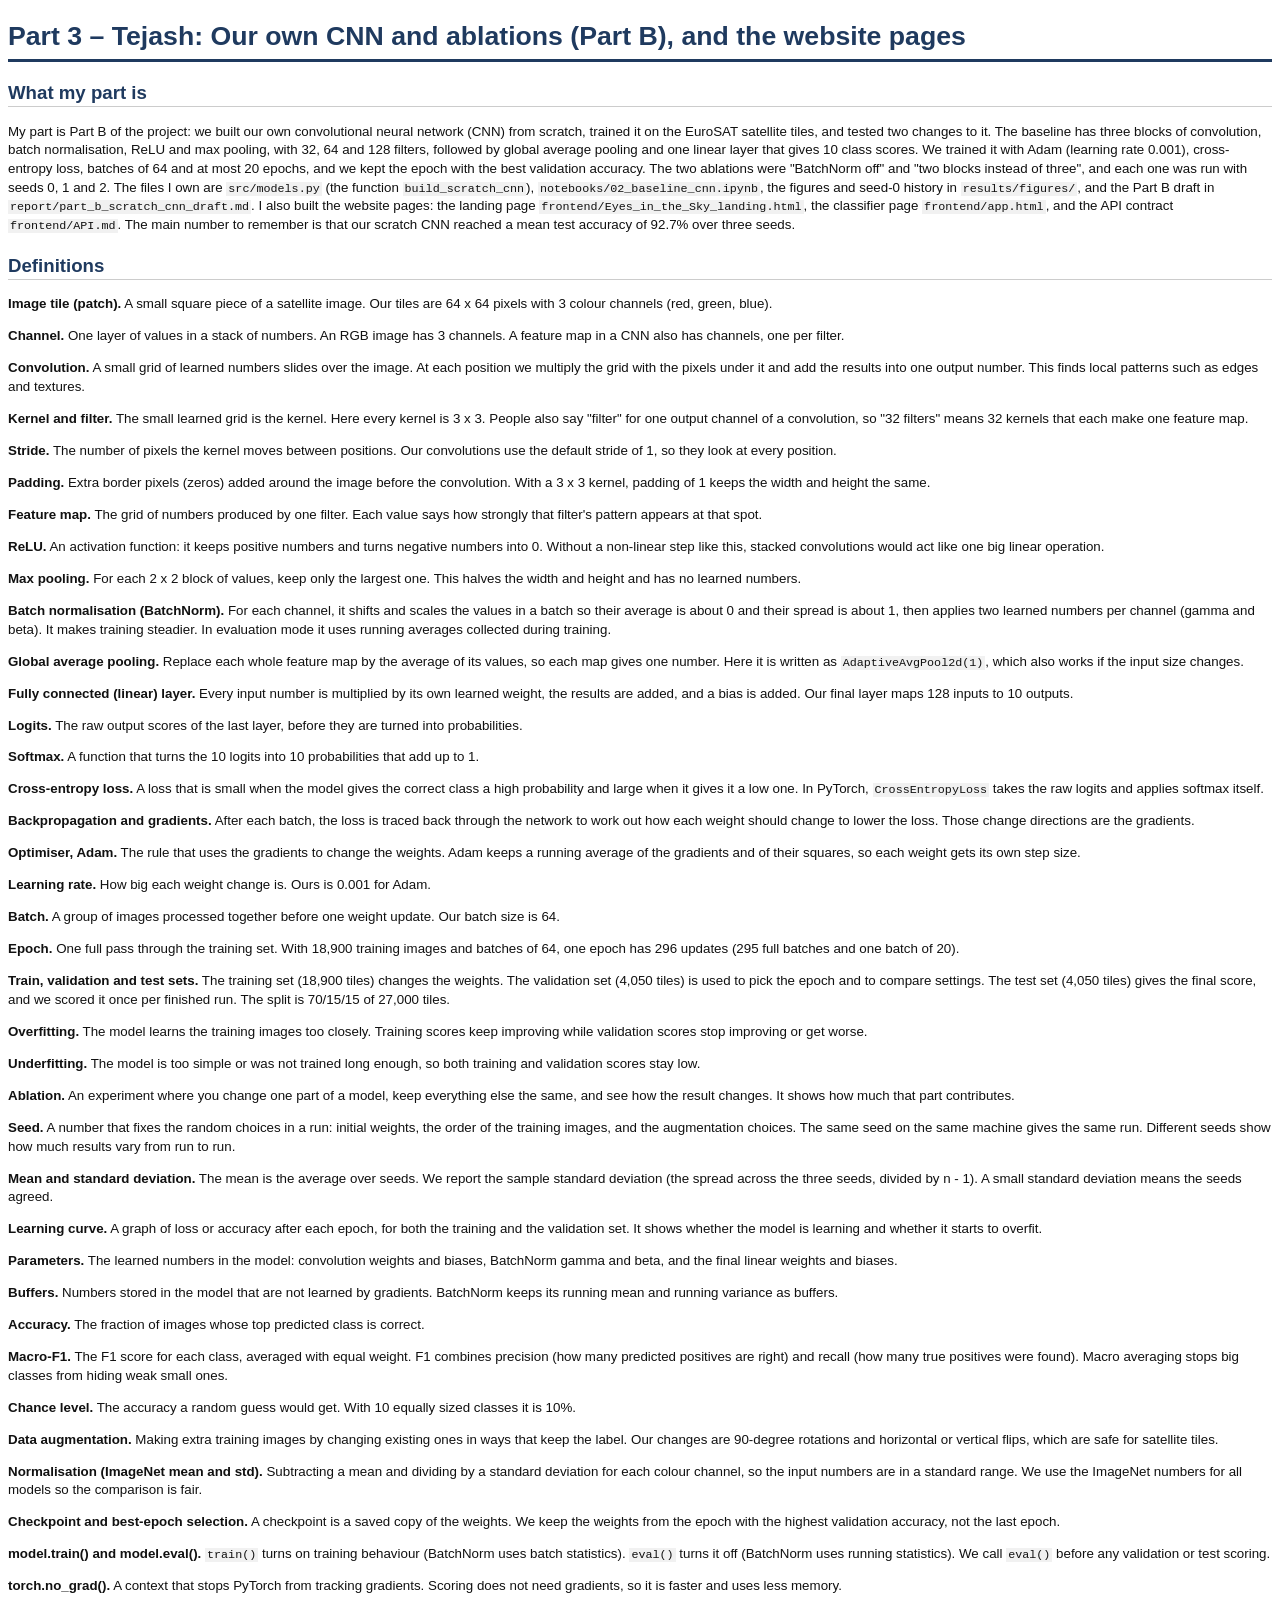
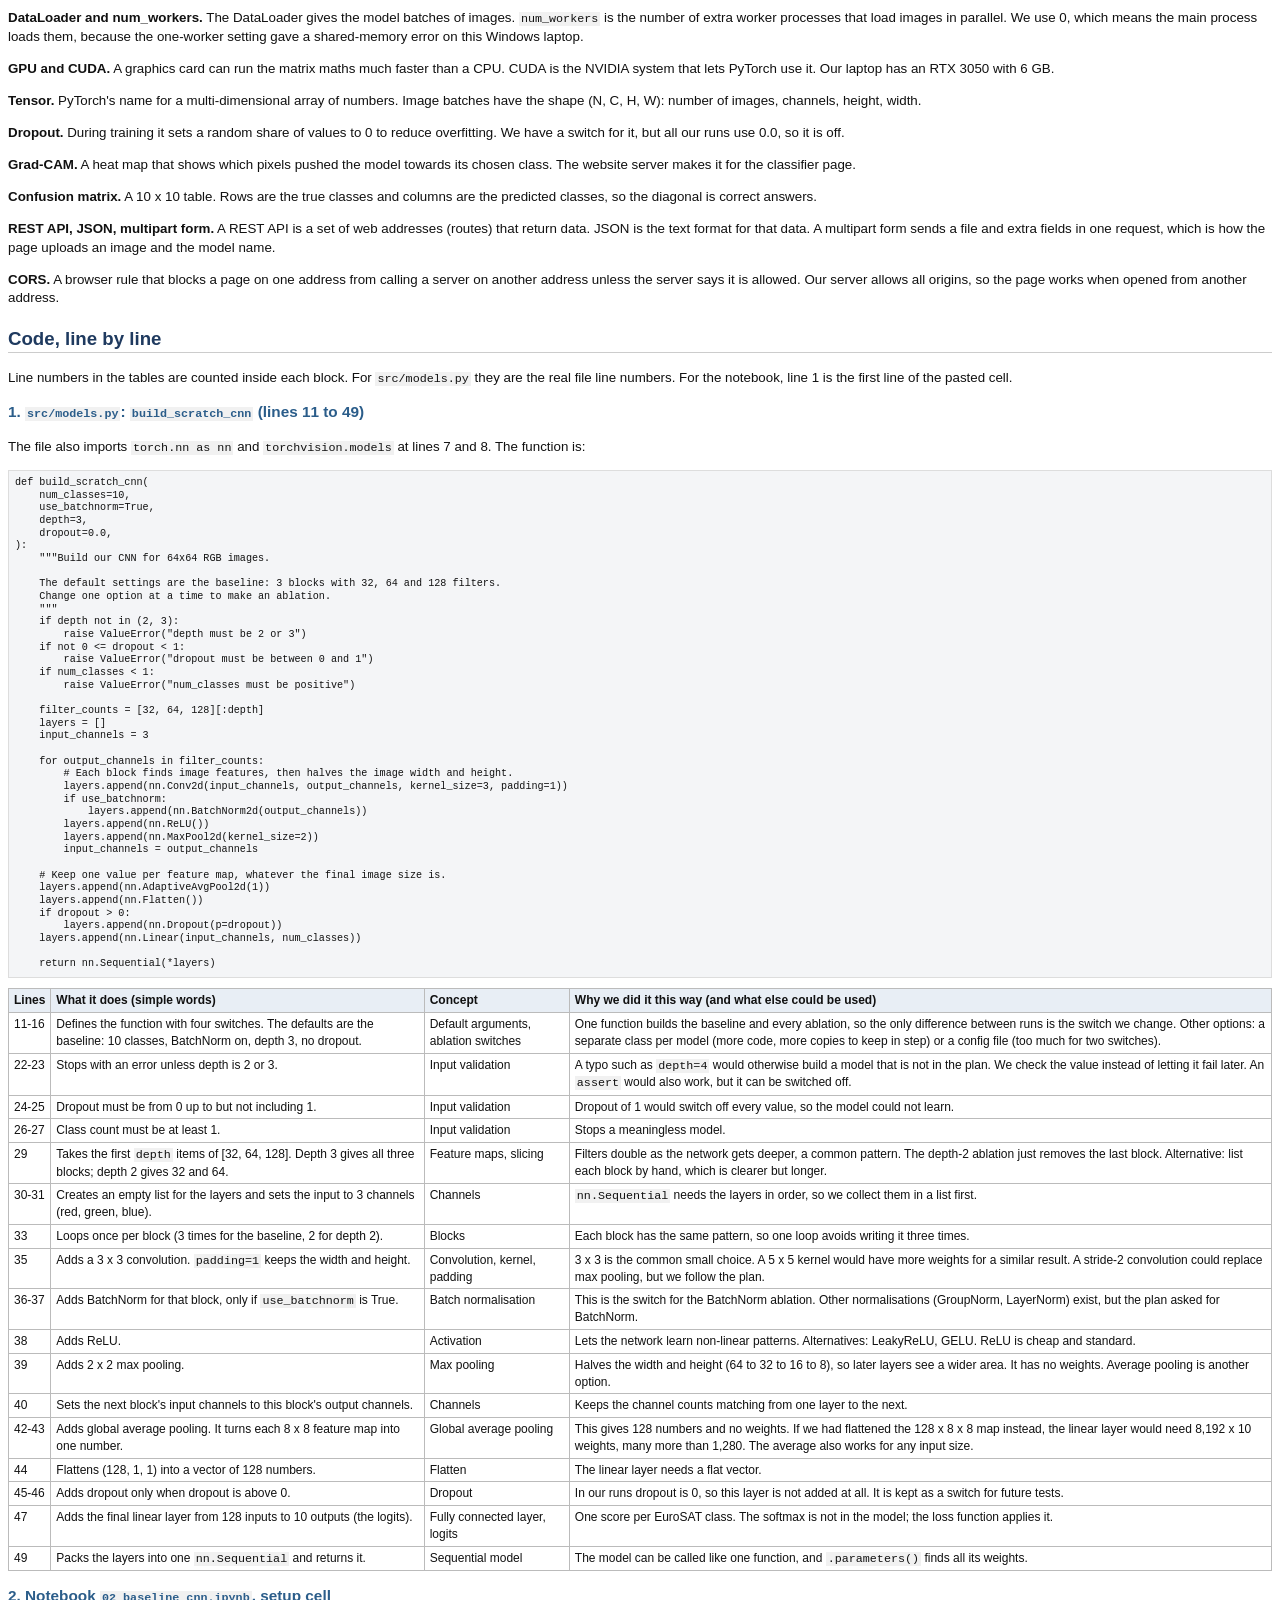
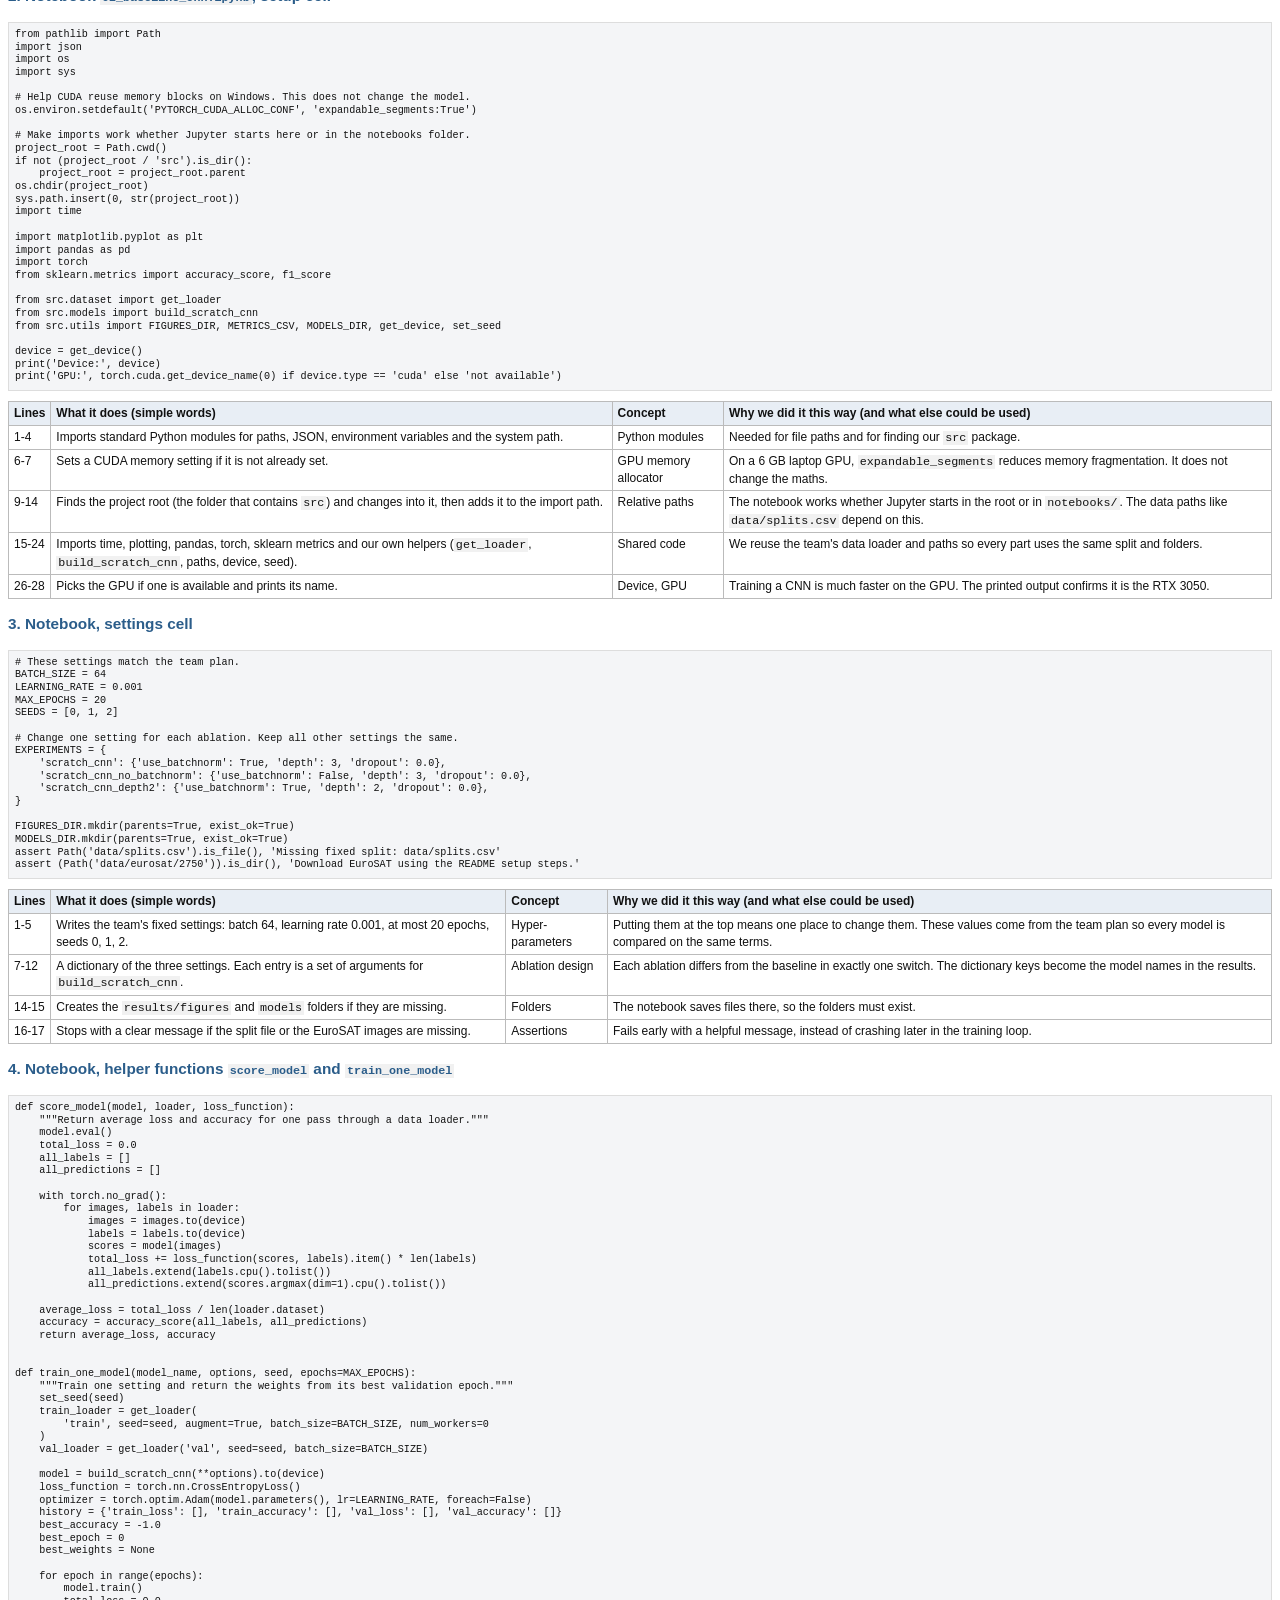
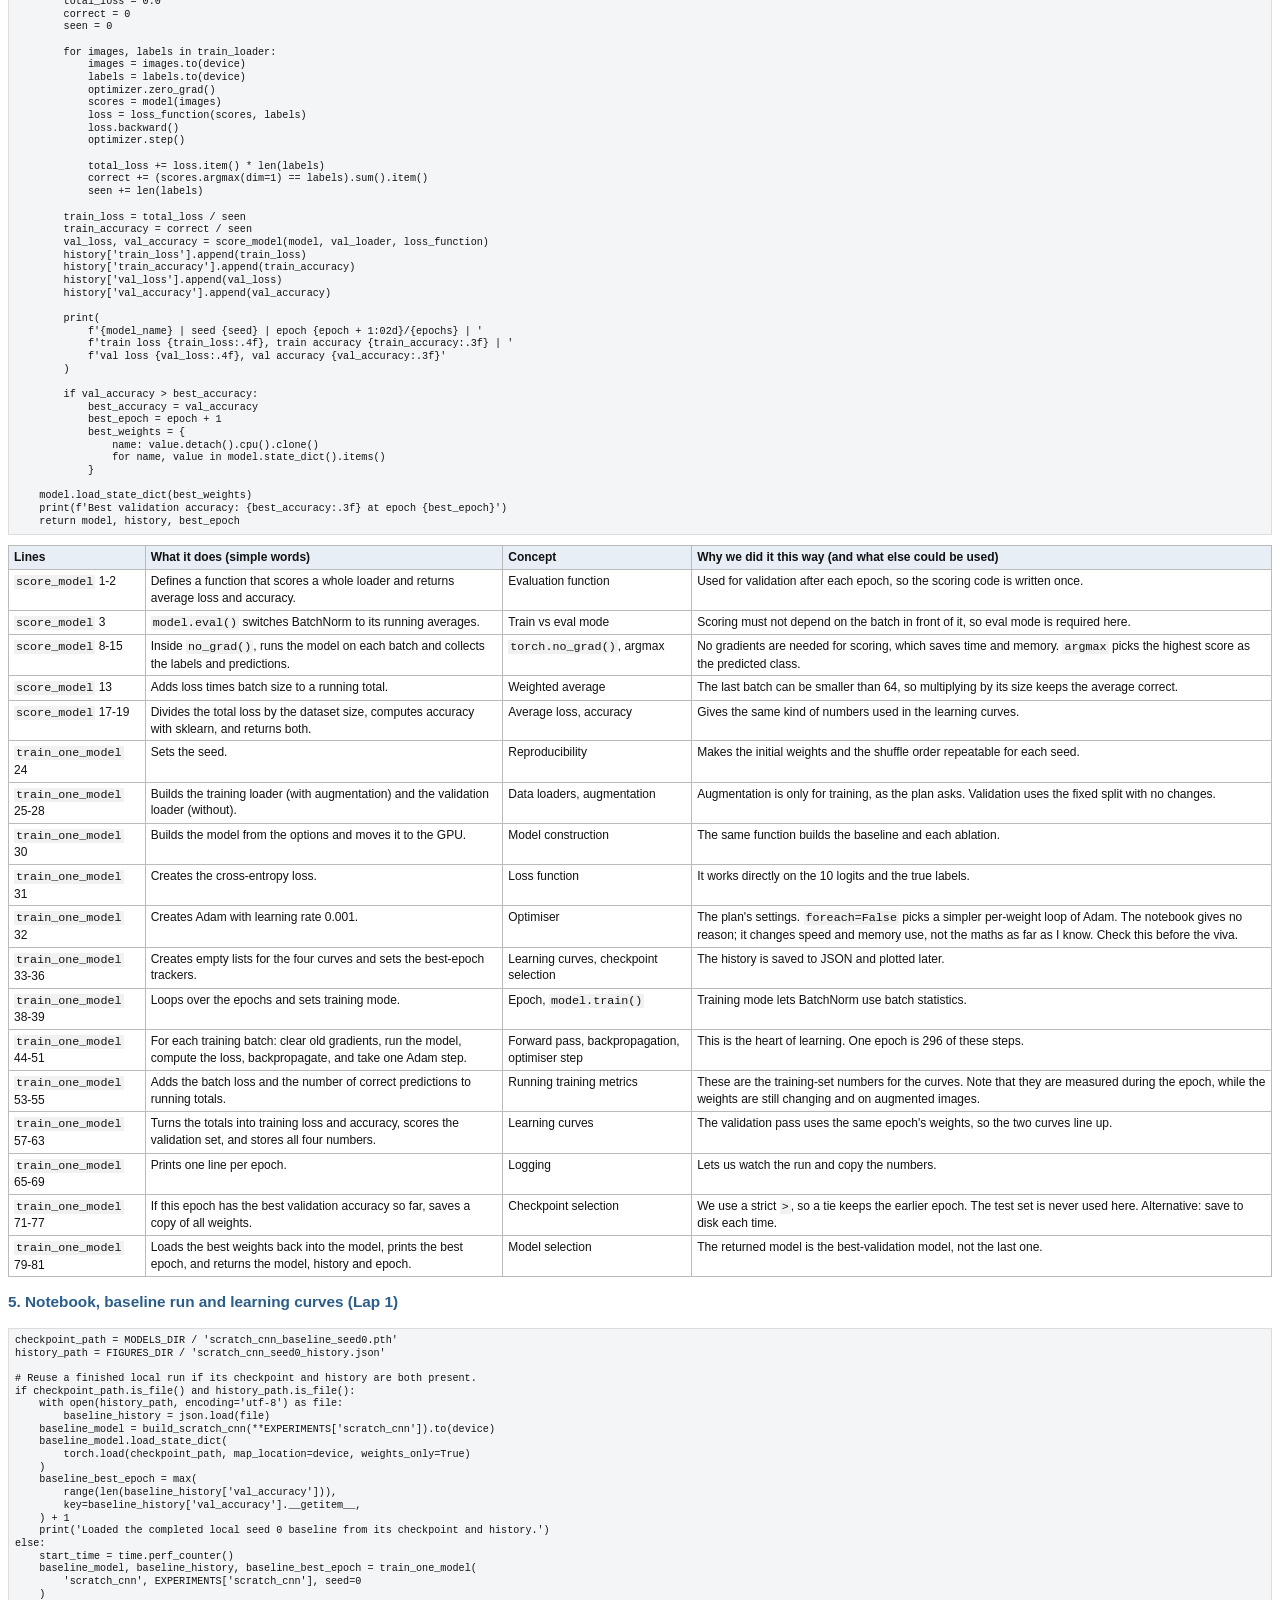
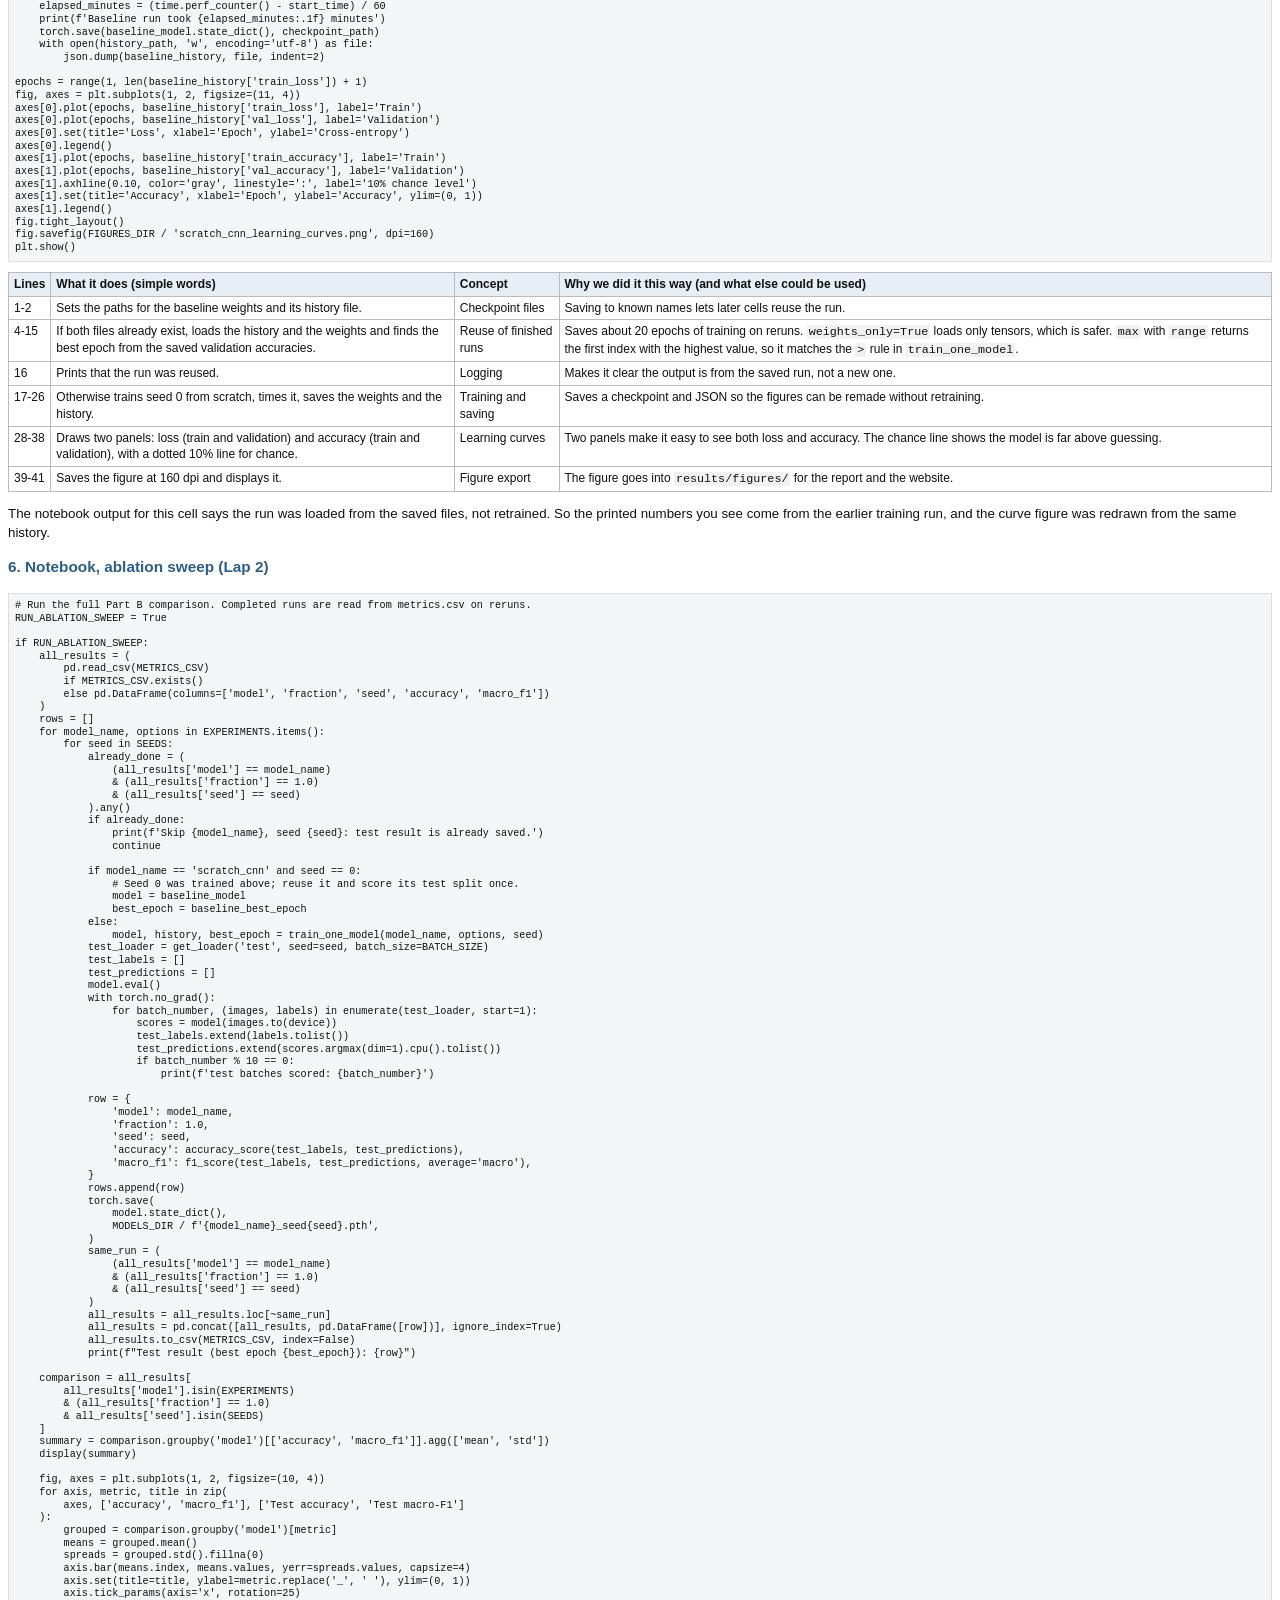
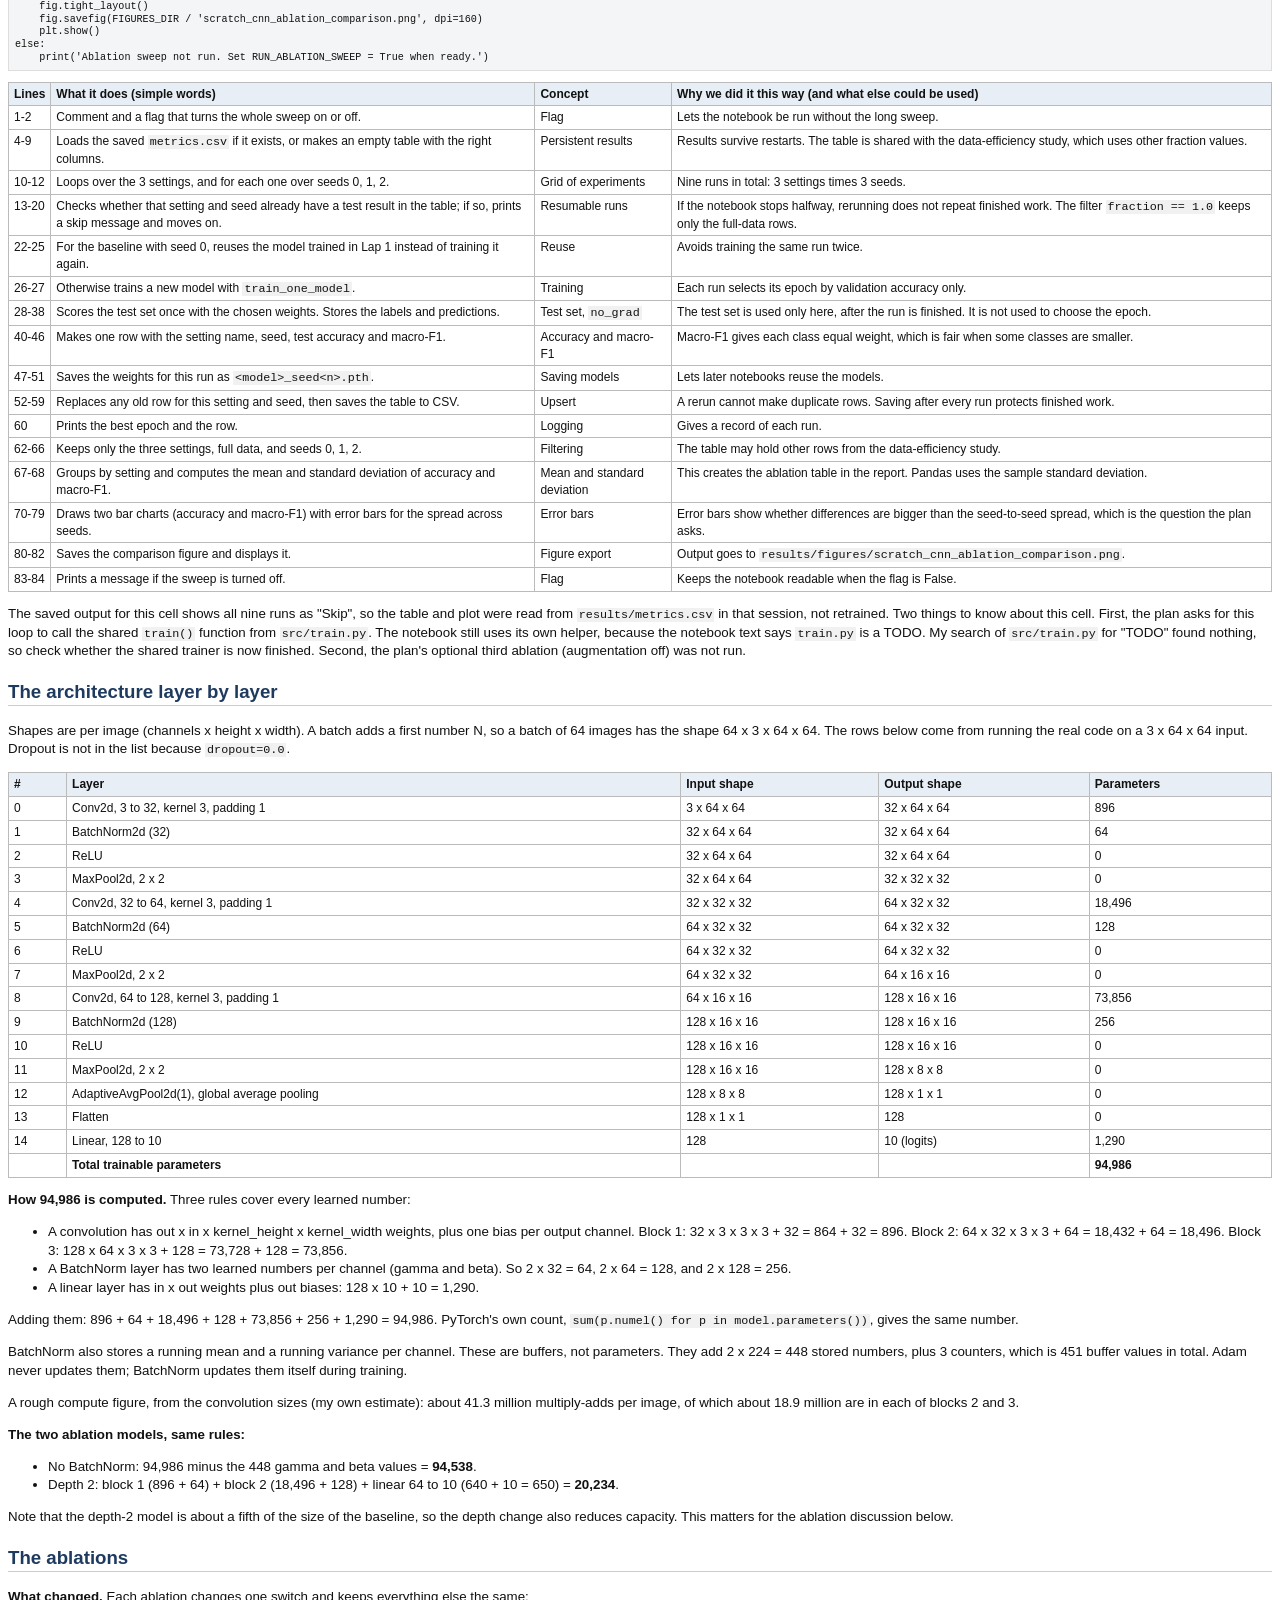
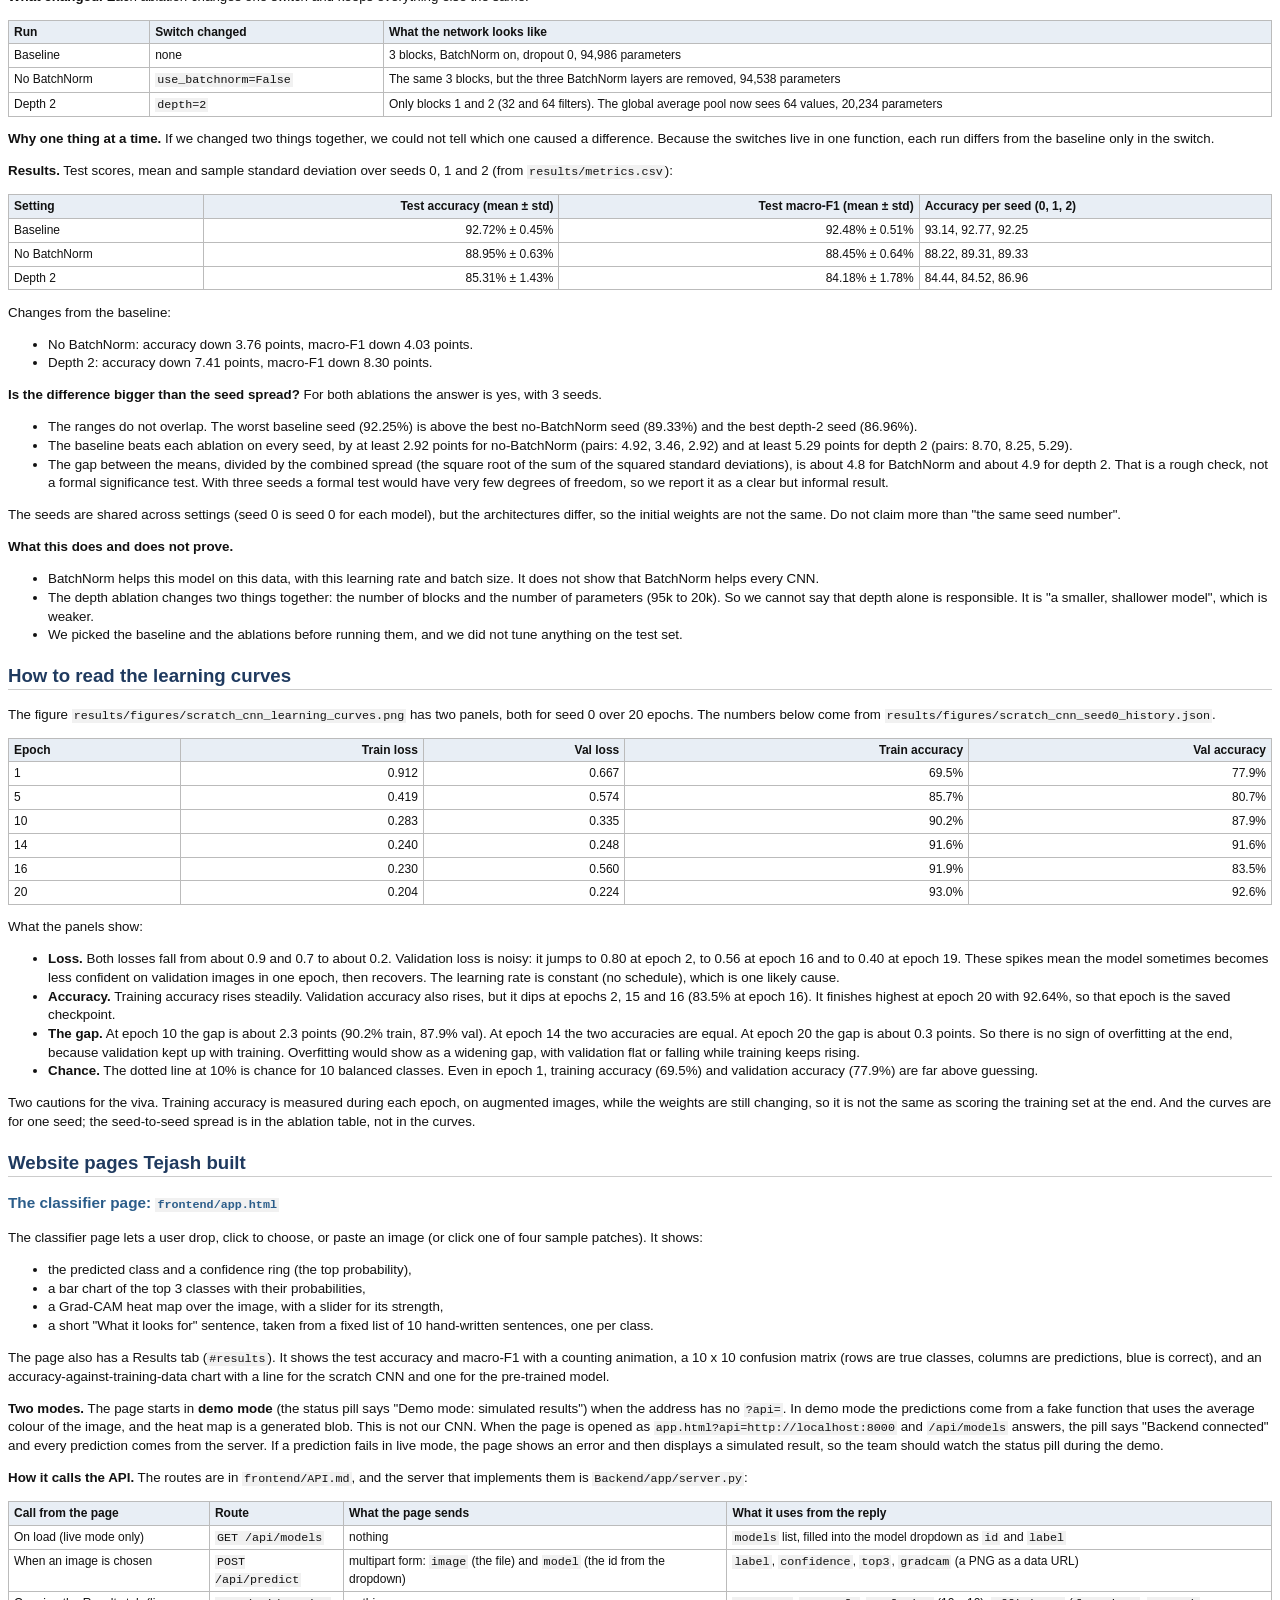
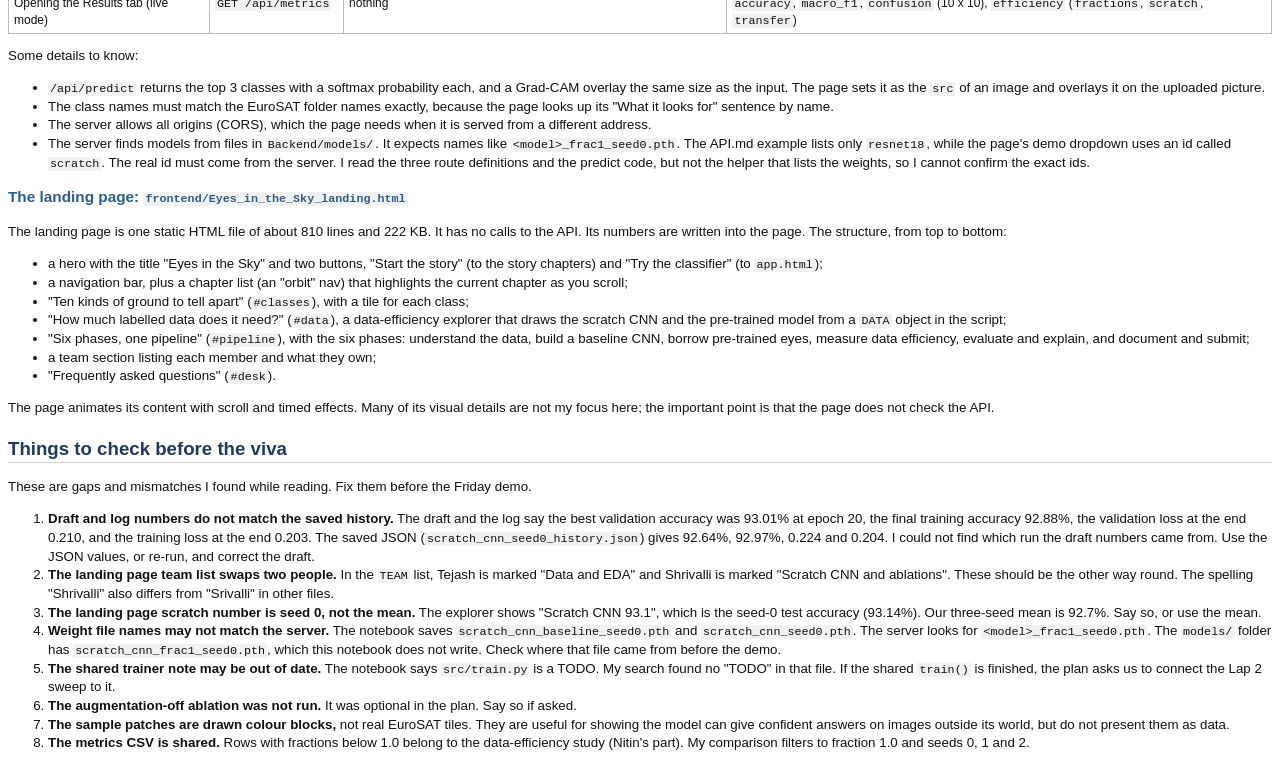
<file: study-guide/Part3_Tejash_ScratchCNN_Ablations.html>
<!doctype html><html><head><meta charset='utf-8'><title>Part3_Tejash_ScratchCNN_Ablations</title><style>
@page { size: A4; margin: 16mm 14mm; }
body { font-family: 'Segoe UI', Arial, sans-serif; font-size: 10pt; line-height: 1.4; color:#111; }
h1 { font-size: 20pt; color:#1f3a5f; border-bottom: 3px solid #1f3a5f; padding-bottom:4px; }
h2 { font-size: 14pt; color:#1f3a5f; margin-top:18px; border-bottom:1px solid #ccc; }
h3 { font-size: 11.5pt; color:#2b5d8a; margin-top:14px; }
table { border-collapse: collapse; width:100%; margin:6px 0 10px; font-size:9pt; page-break-inside:auto; }
th, td { border:1px solid #bbb; padding:3px 5px; vertical-align:top; text-align:left; }
th { background:#e8eef5; }
tr { page-break-inside: avoid; }
pre { background:#f4f5f7; border:1px solid #ddd; padding:6px; font-family: Consolas, 'Courier New', monospace; font-size:7.6pt; line-height:1.25; white-space:pre-wrap; word-wrap:break-word; page-break-inside:auto; }
code { font-family: Consolas, 'Courier New', monospace; font-size:8.8pt; background:#f1f1f1; padding:0 2px; }
pre code { background:none; padding:0; font-size:7.6pt; }
blockquote { border-left:3px solid #8aa; margin:6px 0; padding:2px 10px; color:#333; background:#f7fbfb; }
</style></head><body><h1>Part 3 – Tejash: Our own CNN and ablations (Part B), and the website pages</h1>
<h2>What my part is</h2>
<p>My part is Part B of the project: we built our own convolutional neural network (CNN) from scratch, trained it on the EuroSAT satellite tiles, and tested two changes to it. The baseline has three blocks of convolution, batch normalisation, ReLU and max pooling, with 32, 64 and 128 filters, followed by global average pooling and one linear layer that gives 10 class scores. We trained it with Adam (learning rate 0.001), cross-entropy loss, batches of 64 and at most 20 epochs, and we kept the epoch with the best validation accuracy. The two ablations were "BatchNorm off" and "two blocks instead of three", and each one was run with seeds 0, 1 and 2. The files I own are <code>src/models.py</code> (the function <code>build_scratch_cnn</code>), <code>notebooks/02_baseline_cnn.ipynb</code>, the figures and seed-0 history in <code>results/figures/</code>, and the Part B draft in <code>report/part_b_scratch_cnn_draft.md</code>. I also built the website pages: the landing page <code>frontend/Eyes_in_the_Sky_landing.html</code>, the classifier page <code>frontend/app.html</code>, and the API contract <code>frontend/API.md</code>. The main number to remember is that our scratch CNN reached a mean test accuracy of 92.7% over three seeds.</p>
<h2>Definitions</h2>
<p><strong>Image tile (patch).</strong> A small square piece of a satellite image. Our tiles are 64 x 64 pixels with 3 colour channels (red, green, blue).</p>
<p><strong>Channel.</strong> One layer of values in a stack of numbers. An RGB image has 3 channels. A feature map in a CNN also has channels, one per filter.</p>
<p><strong>Convolution.</strong> A small grid of learned numbers slides over the image. At each position we multiply the grid with the pixels under it and add the results into one output number. This finds local patterns such as edges and textures.</p>
<p><strong>Kernel and filter.</strong> The small learned grid is the kernel. Here every kernel is 3 x 3. People also say "filter" for one output channel of a convolution, so "32 filters" means 32 kernels that each make one feature map.</p>
<p><strong>Stride.</strong> The number of pixels the kernel moves between positions. Our convolutions use the default stride of 1, so they look at every position.</p>
<p><strong>Padding.</strong> Extra border pixels (zeros) added around the image before the convolution. With a 3 x 3 kernel, padding of 1 keeps the width and height the same.</p>
<p><strong>Feature map.</strong> The grid of numbers produced by one filter. Each value says how strongly that filter's pattern appears at that spot.</p>
<p><strong>ReLU.</strong> An activation function: it keeps positive numbers and turns negative numbers into 0. Without a non-linear step like this, stacked convolutions would act like one big linear operation.</p>
<p><strong>Max pooling.</strong> For each 2 x 2 block of values, keep only the largest one. This halves the width and height and has no learned numbers.</p>
<p><strong>Batch normalisation (BatchNorm).</strong> For each channel, it shifts and scales the values in a batch so their average is about 0 and their spread is about 1, then applies two learned numbers per channel (gamma and beta). It makes training steadier. In evaluation mode it uses running averages collected during training.</p>
<p><strong>Global average pooling.</strong> Replace each whole feature map by the average of its values, so each map gives one number. Here it is written as <code>AdaptiveAvgPool2d(1)</code>, which also works if the input size changes.</p>
<p><strong>Fully connected (linear) layer.</strong> Every input number is multiplied by its own learned weight, the results are added, and a bias is added. Our final layer maps 128 inputs to 10 outputs.</p>
<p><strong>Logits.</strong> The raw output scores of the last layer, before they are turned into probabilities.</p>
<p><strong>Softmax.</strong> A function that turns the 10 logits into 10 probabilities that add up to 1.</p>
<p><strong>Cross-entropy loss.</strong> A loss that is small when the model gives the correct class a high probability and large when it gives it a low one. In PyTorch, <code>CrossEntropyLoss</code> takes the raw logits and applies softmax itself.</p>
<p><strong>Backpropagation and gradients.</strong> After each batch, the loss is traced back through the network to work out how each weight should change to lower the loss. Those change directions are the gradients.</p>
<p><strong>Optimiser, Adam.</strong> The rule that uses the gradients to change the weights. Adam keeps a running average of the gradients and of their squares, so each weight gets its own step size.</p>
<p><strong>Learning rate.</strong> How big each weight change is. Ours is 0.001 for Adam.</p>
<p><strong>Batch.</strong> A group of images processed together before one weight update. Our batch size is 64.</p>
<p><strong>Epoch.</strong> One full pass through the training set. With 18,900 training images and batches of 64, one epoch has 296 updates (295 full batches and one batch of 20).</p>
<p><strong>Train, validation and test sets.</strong> The training set (18,900 tiles) changes the weights. The validation set (4,050 tiles) is used to pick the epoch and to compare settings. The test set (4,050 tiles) gives the final score, and we scored it once per finished run. The split is 70/15/15 of 27,000 tiles.</p>
<p><strong>Overfitting.</strong> The model learns the training images too closely. Training scores keep improving while validation scores stop improving or get worse.</p>
<p><strong>Underfitting.</strong> The model is too simple or was not trained long enough, so both training and validation scores stay low.</p>
<p><strong>Ablation.</strong> An experiment where you change one part of a model, keep everything else the same, and see how the result changes. It shows how much that part contributes.</p>
<p><strong>Seed.</strong> A number that fixes the random choices in a run: initial weights, the order of the training images, and the augmentation choices. The same seed on the same machine gives the same run. Different seeds show how much results vary from run to run.</p>
<p><strong>Mean and standard deviation.</strong> The mean is the average over seeds. We report the sample standard deviation (the spread across the three seeds, divided by n - 1). A small standard deviation means the seeds agreed.</p>
<p><strong>Learning curve.</strong> A graph of loss or accuracy after each epoch, for both the training and the validation set. It shows whether the model is learning and whether it starts to overfit.</p>
<p><strong>Parameters.</strong> The learned numbers in the model: convolution weights and biases, BatchNorm gamma and beta, and the final linear weights and biases.</p>
<p><strong>Buffers.</strong> Numbers stored in the model that are not learned by gradients. BatchNorm keeps its running mean and running variance as buffers.</p>
<p><strong>Accuracy.</strong> The fraction of images whose top predicted class is correct.</p>
<p><strong>Macro-F1.</strong> The F1 score for each class, averaged with equal weight. F1 combines precision (how many predicted positives are right) and recall (how many true positives were found). Macro averaging stops big classes from hiding weak small ones.</p>
<p><strong>Chance level.</strong> The accuracy a random guess would get. With 10 equally sized classes it is 10%.</p>
<p><strong>Data augmentation.</strong> Making extra training images by changing existing ones in ways that keep the label. Our changes are 90-degree rotations and horizontal or vertical flips, which are safe for satellite tiles.</p>
<p><strong>Normalisation (ImageNet mean and std).</strong> Subtracting a mean and dividing by a standard deviation for each colour channel, so the input numbers are in a standard range. We use the ImageNet numbers for all models so the comparison is fair.</p>
<p><strong>Checkpoint and best-epoch selection.</strong> A checkpoint is a saved copy of the weights. We keep the weights from the epoch with the highest validation accuracy, not the last epoch.</p>
<p><strong>model.train() and model.eval().</strong> <code>train()</code> turns on training behaviour (BatchNorm uses batch statistics). <code>eval()</code> turns it off (BatchNorm uses running statistics). We call <code>eval()</code> before any validation or test scoring.</p>
<p><strong>torch.no_grad().</strong> A context that stops PyTorch from tracking gradients. Scoring does not need gradients, so it is faster and uses less memory.</p>
<p><strong>DataLoader and num_workers.</strong> The DataLoader gives the model batches of images. <code>num_workers</code> is the number of extra worker processes that load images in parallel. We use 0, which means the main process loads them, because the one-worker setting gave a shared-memory error on this Windows laptop.</p>
<p><strong>GPU and CUDA.</strong> A graphics card can run the matrix maths much faster than a CPU. CUDA is the NVIDIA system that lets PyTorch use it. Our laptop has an RTX 3050 with 6 GB.</p>
<p><strong>Tensor.</strong> PyTorch's name for a multi-dimensional array of numbers. Image batches have the shape (N, C, H, W): number of images, channels, height, width.</p>
<p><strong>Dropout.</strong> During training it sets a random share of values to 0 to reduce overfitting. We have a switch for it, but all our runs use 0.0, so it is off.</p>
<p><strong>Grad-CAM.</strong> A heat map that shows which pixels pushed the model towards its chosen class. The website server makes it for the classifier page.</p>
<p><strong>Confusion matrix.</strong> A 10 x 10 table. Rows are the true classes and columns are the predicted classes, so the diagonal is correct answers.</p>
<p><strong>REST API, JSON, multipart form.</strong> A REST API is a set of web addresses (routes) that return data. JSON is the text format for that data. A multipart form sends a file and extra fields in one request, which is how the page uploads an image and the model name.</p>
<p><strong>CORS.</strong> A browser rule that blocks a page on one address from calling a server on another address unless the server says it is allowed. Our server allows all origins, so the page works when opened from another address.</p>
<h2>Code, line by line</h2>
<p>Line numbers in the tables are counted inside each block. For <code>src/models.py</code> they are the real file line numbers. For the notebook, line 1 is the first line of the pasted cell.</p>
<h3>1. <code>src/models.py</code>: <code>build_scratch_cnn</code> (lines 11 to 49)</h3>
<p>The file also imports <code>torch.nn as nn</code> and <code>torchvision.models</code> at lines 7 and 8. The function is:</p>
<pre><code class="language-python">def build_scratch_cnn(
    num_classes=10,
    use_batchnorm=True,
    depth=3,
    dropout=0.0,
):
    &quot;&quot;&quot;Build our CNN for 64x64 RGB images.

    The default settings are the baseline: 3 blocks with 32, 64 and 128 filters.
    Change one option at a time to make an ablation.
    &quot;&quot;&quot;
    if depth not in (2, 3):
        raise ValueError(&quot;depth must be 2 or 3&quot;)
    if not 0 &lt;= dropout &lt; 1:
        raise ValueError(&quot;dropout must be between 0 and 1&quot;)
    if num_classes &lt; 1:
        raise ValueError(&quot;num_classes must be positive&quot;)

    filter_counts = [32, 64, 128][:depth]
    layers = []
    input_channels = 3

    for output_channels in filter_counts:
        # Each block finds image features, then halves the image width and height.
        layers.append(nn.Conv2d(input_channels, output_channels, kernel_size=3, padding=1))
        if use_batchnorm:
            layers.append(nn.BatchNorm2d(output_channels))
        layers.append(nn.ReLU())
        layers.append(nn.MaxPool2d(kernel_size=2))
        input_channels = output_channels

    # Keep one value per feature map, whatever the final image size is.
    layers.append(nn.AdaptiveAvgPool2d(1))
    layers.append(nn.Flatten())
    if dropout &gt; 0:
        layers.append(nn.Dropout(p=dropout))
    layers.append(nn.Linear(input_channels, num_classes))

    return nn.Sequential(*layers)
</code></pre>
<table>
<thead>
<tr>
<th>Lines</th>
<th>What it does (simple words)</th>
<th>Concept</th>
<th>Why we did it this way (and what else could be used)</th>
</tr>
</thead>
<tbody>
<tr>
<td>11-16</td>
<td>Defines the function with four switches. The defaults are the baseline: 10 classes, BatchNorm on, depth 3, no dropout.</td>
<td>Default arguments, ablation switches</td>
<td>One function builds the baseline and every ablation, so the only difference between runs is the switch we change. Other options: a separate class per model (more code, more copies to keep in step) or a config file (too much for two switches).</td>
</tr>
<tr>
<td>22-23</td>
<td>Stops with an error unless depth is 2 or 3.</td>
<td>Input validation</td>
<td>A typo such as <code>depth=4</code> would otherwise build a model that is not in the plan. We check the value instead of letting it fail later. An <code>assert</code> would also work, but it can be switched off.</td>
</tr>
<tr>
<td>24-25</td>
<td>Dropout must be from 0 up to but not including 1.</td>
<td>Input validation</td>
<td>Dropout of 1 would switch off every value, so the model could not learn.</td>
</tr>
<tr>
<td>26-27</td>
<td>Class count must be at least 1.</td>
<td>Input validation</td>
<td>Stops a meaningless model.</td>
</tr>
<tr>
<td>29</td>
<td>Takes the first <code>depth</code> items of [32, 64, 128]. Depth 3 gives all three blocks; depth 2 gives 32 and 64.</td>
<td>Feature maps, slicing</td>
<td>Filters double as the network gets deeper, a common pattern. The depth-2 ablation just removes the last block. Alternative: list each block by hand, which is clearer but longer.</td>
</tr>
<tr>
<td>30-31</td>
<td>Creates an empty list for the layers and sets the input to 3 channels (red, green, blue).</td>
<td>Channels</td>
<td><code>nn.Sequential</code> needs the layers in order, so we collect them in a list first.</td>
</tr>
<tr>
<td>33</td>
<td>Loops once per block (3 times for the baseline, 2 for depth 2).</td>
<td>Blocks</td>
<td>Each block has the same pattern, so one loop avoids writing it three times.</td>
</tr>
<tr>
<td>35</td>
<td>Adds a 3 x 3 convolution. <code>padding=1</code> keeps the width and height.</td>
<td>Convolution, kernel, padding</td>
<td>3 x 3 is the common small choice. A 5 x 5 kernel would have more weights for a similar result. A stride-2 convolution could replace max pooling, but we follow the plan.</td>
</tr>
<tr>
<td>36-37</td>
<td>Adds BatchNorm for that block, only if <code>use_batchnorm</code> is True.</td>
<td>Batch normalisation</td>
<td>This is the switch for the BatchNorm ablation. Other normalisations (GroupNorm, LayerNorm) exist, but the plan asked for BatchNorm.</td>
</tr>
<tr>
<td>38</td>
<td>Adds ReLU.</td>
<td>Activation</td>
<td>Lets the network learn non-linear patterns. Alternatives: LeakyReLU, GELU. ReLU is cheap and standard.</td>
</tr>
<tr>
<td>39</td>
<td>Adds 2 x 2 max pooling.</td>
<td>Max pooling</td>
<td>Halves the width and height (64 to 32 to 16 to 8), so later layers see a wider area. It has no weights. Average pooling is another option.</td>
</tr>
<tr>
<td>40</td>
<td>Sets the next block's input channels to this block's output channels.</td>
<td>Channels</td>
<td>Keeps the channel counts matching from one layer to the next.</td>
</tr>
<tr>
<td>42-43</td>
<td>Adds global average pooling. It turns each 8 x 8 feature map into one number.</td>
<td>Global average pooling</td>
<td>This gives 128 numbers and no weights. If we had flattened the 128 x 8 x 8 map instead, the linear layer would need 8,192 x 10 weights, many more than 1,280. The average also works for any input size.</td>
</tr>
<tr>
<td>44</td>
<td>Flattens (128, 1, 1) into a vector of 128 numbers.</td>
<td>Flatten</td>
<td>The linear layer needs a flat vector.</td>
</tr>
<tr>
<td>45-46</td>
<td>Adds dropout only when dropout is above 0.</td>
<td>Dropout</td>
<td>In our runs dropout is 0, so this layer is not added at all. It is kept as a switch for future tests.</td>
</tr>
<tr>
<td>47</td>
<td>Adds the final linear layer from 128 inputs to 10 outputs (the logits).</td>
<td>Fully connected layer, logits</td>
<td>One score per EuroSAT class. The softmax is not in the model; the loss function applies it.</td>
</tr>
<tr>
<td>49</td>
<td>Packs the layers into one <code>nn.Sequential</code> and returns it.</td>
<td>Sequential model</td>
<td>The model can be called like one function, and <code>.parameters()</code> finds all its weights.</td>
</tr>
</tbody>
</table>
<h3>2. Notebook <code>02_baseline_cnn.ipynb</code>, setup cell</h3>
<pre><code class="language-python">from pathlib import Path
import json
import os
import sys

# Help CUDA reuse memory blocks on Windows. This does not change the model.
os.environ.setdefault('PYTORCH_CUDA_ALLOC_CONF', 'expandable_segments:True')

# Make imports work whether Jupyter starts here or in the notebooks folder.
project_root = Path.cwd()
if not (project_root / 'src').is_dir():
    project_root = project_root.parent
os.chdir(project_root)
sys.path.insert(0, str(project_root))
import time

import matplotlib.pyplot as plt
import pandas as pd
import torch
from sklearn.metrics import accuracy_score, f1_score

from src.dataset import get_loader
from src.models import build_scratch_cnn
from src.utils import FIGURES_DIR, METRICS_CSV, MODELS_DIR, get_device, set_seed

device = get_device()
print('Device:', device)
print('GPU:', torch.cuda.get_device_name(0) if device.type == 'cuda' else 'not available')
</code></pre>
<table>
<thead>
<tr>
<th>Lines</th>
<th>What it does (simple words)</th>
<th>Concept</th>
<th>Why we did it this way (and what else could be used)</th>
</tr>
</thead>
<tbody>
<tr>
<td>1-4</td>
<td>Imports standard Python modules for paths, JSON, environment variables and the system path.</td>
<td>Python modules</td>
<td>Needed for file paths and for finding our <code>src</code> package.</td>
</tr>
<tr>
<td>6-7</td>
<td>Sets a CUDA memory setting if it is not already set.</td>
<td>GPU memory allocator</td>
<td>On a 6 GB laptop GPU, <code>expandable_segments</code> reduces memory fragmentation. It does not change the maths.</td>
</tr>
<tr>
<td>9-14</td>
<td>Finds the project root (the folder that contains <code>src</code>) and changes into it, then adds it to the import path.</td>
<td>Relative paths</td>
<td>The notebook works whether Jupyter starts in the root or in <code>notebooks/</code>. The data paths like <code>data/splits.csv</code> depend on this.</td>
</tr>
<tr>
<td>15-24</td>
<td>Imports time, plotting, pandas, torch, sklearn metrics and our own helpers (<code>get_loader</code>, <code>build_scratch_cnn</code>, paths, device, seed).</td>
<td>Shared code</td>
<td>We reuse the team's data loader and paths so every part uses the same split and folders.</td>
</tr>
<tr>
<td>26-28</td>
<td>Picks the GPU if one is available and prints its name.</td>
<td>Device, GPU</td>
<td>Training a CNN is much faster on the GPU. The printed output confirms it is the RTX 3050.</td>
</tr>
</tbody>
</table>
<h3>3. Notebook, settings cell</h3>
<pre><code class="language-python"># These settings match the team plan.
BATCH_SIZE = 64
LEARNING_RATE = 0.001
MAX_EPOCHS = 20
SEEDS = [0, 1, 2]

# Change one setting for each ablation. Keep all other settings the same.
EXPERIMENTS = {
    'scratch_cnn': {'use_batchnorm': True, 'depth': 3, 'dropout': 0.0},
    'scratch_cnn_no_batchnorm': {'use_batchnorm': False, 'depth': 3, 'dropout': 0.0},
    'scratch_cnn_depth2': {'use_batchnorm': True, 'depth': 2, 'dropout': 0.0},
}

FIGURES_DIR.mkdir(parents=True, exist_ok=True)
MODELS_DIR.mkdir(parents=True, exist_ok=True)
assert Path('data/splits.csv').is_file(), 'Missing fixed split: data/splits.csv'
assert (Path('data/eurosat/2750')).is_dir(), 'Download EuroSAT using the README setup steps.'
</code></pre>
<table>
<thead>
<tr>
<th>Lines</th>
<th>What it does (simple words)</th>
<th>Concept</th>
<th>Why we did it this way (and what else could be used)</th>
</tr>
</thead>
<tbody>
<tr>
<td>1-5</td>
<td>Writes the team's fixed settings: batch 64, learning rate 0.001, at most 20 epochs, seeds 0, 1, 2.</td>
<td>Hyper-parameters</td>
<td>Putting them at the top means one place to change them. These values come from the team plan so every model is compared on the same terms.</td>
</tr>
<tr>
<td>7-12</td>
<td>A dictionary of the three settings. Each entry is a set of arguments for <code>build_scratch_cnn</code>.</td>
<td>Ablation design</td>
<td>Each ablation differs from the baseline in exactly one switch. The dictionary keys become the model names in the results.</td>
</tr>
<tr>
<td>14-15</td>
<td>Creates the <code>results/figures</code> and <code>models</code> folders if they are missing.</td>
<td>Folders</td>
<td>The notebook saves files there, so the folders must exist.</td>
</tr>
<tr>
<td>16-17</td>
<td>Stops with a clear message if the split file or the EuroSAT images are missing.</td>
<td>Assertions</td>
<td>Fails early with a helpful message, instead of crashing later in the training loop.</td>
</tr>
</tbody>
</table>
<h3>4. Notebook, helper functions <code>score_model</code> and <code>train_one_model</code></h3>
<pre><code class="language-python">def score_model(model, loader, loss_function):
    &quot;&quot;&quot;Return average loss and accuracy for one pass through a data loader.&quot;&quot;&quot;
    model.eval()
    total_loss = 0.0
    all_labels = []
    all_predictions = []

    with torch.no_grad():
        for images, labels in loader:
            images = images.to(device)
            labels = labels.to(device)
            scores = model(images)
            total_loss += loss_function(scores, labels).item() * len(labels)
            all_labels.extend(labels.cpu().tolist())
            all_predictions.extend(scores.argmax(dim=1).cpu().tolist())

    average_loss = total_loss / len(loader.dataset)
    accuracy = accuracy_score(all_labels, all_predictions)
    return average_loss, accuracy


def train_one_model(model_name, options, seed, epochs=MAX_EPOCHS):
    &quot;&quot;&quot;Train one setting and return the weights from its best validation epoch.&quot;&quot;&quot;
    set_seed(seed)
    train_loader = get_loader(
        'train', seed=seed, augment=True, batch_size=BATCH_SIZE, num_workers=0
    )
    val_loader = get_loader('val', seed=seed, batch_size=BATCH_SIZE)

    model = build_scratch_cnn(**options).to(device)
    loss_function = torch.nn.CrossEntropyLoss()
    optimizer = torch.optim.Adam(model.parameters(), lr=LEARNING_RATE, foreach=False)
    history = {'train_loss': [], 'train_accuracy': [], 'val_loss': [], 'val_accuracy': []}
    best_accuracy = -1.0
    best_epoch = 0
    best_weights = None

    for epoch in range(epochs):
        model.train()
        total_loss = 0.0
        correct = 0
        seen = 0

        for images, labels in train_loader:
            images = images.to(device)
            labels = labels.to(device)
            optimizer.zero_grad()
            scores = model(images)
            loss = loss_function(scores, labels)
            loss.backward()
            optimizer.step()

            total_loss += loss.item() * len(labels)
            correct += (scores.argmax(dim=1) == labels).sum().item()
            seen += len(labels)

        train_loss = total_loss / seen
        train_accuracy = correct / seen
        val_loss, val_accuracy = score_model(model, val_loader, loss_function)
        history['train_loss'].append(train_loss)
        history['train_accuracy'].append(train_accuracy)
        history['val_loss'].append(val_loss)
        history['val_accuracy'].append(val_accuracy)

        print(
            f'{model_name} | seed {seed} | epoch {epoch + 1:02d}/{epochs} | '
            f'train loss {train_loss:.4f}, train accuracy {train_accuracy:.3f} | '
            f'val loss {val_loss:.4f}, val accuracy {val_accuracy:.3f}'
        )

        if val_accuracy &gt; best_accuracy:
            best_accuracy = val_accuracy
            best_epoch = epoch + 1
            best_weights = {
                name: value.detach().cpu().clone()
                for name, value in model.state_dict().items()
            }

    model.load_state_dict(best_weights)
    print(f'Best validation accuracy: {best_accuracy:.3f} at epoch {best_epoch}')
    return model, history, best_epoch
</code></pre>
<table>
<thead>
<tr>
<th>Lines</th>
<th>What it does (simple words)</th>
<th>Concept</th>
<th>Why we did it this way (and what else could be used)</th>
</tr>
</thead>
<tbody>
<tr>
<td><code>score_model</code> 1-2</td>
<td>Defines a function that scores a whole loader and returns average loss and accuracy.</td>
<td>Evaluation function</td>
<td>Used for validation after each epoch, so the scoring code is written once.</td>
</tr>
<tr>
<td><code>score_model</code> 3</td>
<td><code>model.eval()</code> switches BatchNorm to its running averages.</td>
<td>Train vs eval mode</td>
<td>Scoring must not depend on the batch in front of it, so eval mode is required here.</td>
</tr>
<tr>
<td><code>score_model</code> 8-15</td>
<td>Inside <code>no_grad()</code>, runs the model on each batch and collects the labels and predictions.</td>
<td><code>torch.no_grad()</code>, argmax</td>
<td>No gradients are needed for scoring, which saves time and memory. <code>argmax</code> picks the highest score as the predicted class.</td>
</tr>
<tr>
<td><code>score_model</code> 13</td>
<td>Adds loss times batch size to a running total.</td>
<td>Weighted average</td>
<td>The last batch can be smaller than 64, so multiplying by its size keeps the average correct.</td>
</tr>
<tr>
<td><code>score_model</code> 17-19</td>
<td>Divides the total loss by the dataset size, computes accuracy with sklearn, and returns both.</td>
<td>Average loss, accuracy</td>
<td>Gives the same kind of numbers used in the learning curves.</td>
</tr>
<tr>
<td><code>train_one_model</code> 24</td>
<td>Sets the seed.</td>
<td>Reproducibility</td>
<td>Makes the initial weights and the shuffle order repeatable for each seed.</td>
</tr>
<tr>
<td><code>train_one_model</code> 25-28</td>
<td>Builds the training loader (with augmentation) and the validation loader (without).</td>
<td>Data loaders, augmentation</td>
<td>Augmentation is only for training, as the plan asks. Validation uses the fixed split with no changes.</td>
</tr>
<tr>
<td><code>train_one_model</code> 30</td>
<td>Builds the model from the options and moves it to the GPU.</td>
<td>Model construction</td>
<td>The same function builds the baseline and each ablation.</td>
</tr>
<tr>
<td><code>train_one_model</code> 31</td>
<td>Creates the cross-entropy loss.</td>
<td>Loss function</td>
<td>It works directly on the 10 logits and the true labels.</td>
</tr>
<tr>
<td><code>train_one_model</code> 32</td>
<td>Creates Adam with learning rate 0.001.</td>
<td>Optimiser</td>
<td>The plan's settings. <code>foreach=False</code> picks a simpler per-weight loop of Adam. The notebook gives no reason; it changes speed and memory use, not the maths as far as I know. Check this before the viva.</td>
</tr>
<tr>
<td><code>train_one_model</code> 33-36</td>
<td>Creates empty lists for the four curves and sets the best-epoch trackers.</td>
<td>Learning curves, checkpoint selection</td>
<td>The history is saved to JSON and plotted later.</td>
</tr>
<tr>
<td><code>train_one_model</code> 38-39</td>
<td>Loops over the epochs and sets training mode.</td>
<td>Epoch, <code>model.train()</code></td>
<td>Training mode lets BatchNorm use batch statistics.</td>
</tr>
<tr>
<td><code>train_one_model</code> 44-51</td>
<td>For each training batch: clear old gradients, run the model, compute the loss, backpropagate, and take one Adam step.</td>
<td>Forward pass, backpropagation, optimiser step</td>
<td>This is the heart of learning. One epoch is 296 of these steps.</td>
</tr>
<tr>
<td><code>train_one_model</code> 53-55</td>
<td>Adds the batch loss and the number of correct predictions to running totals.</td>
<td>Running training metrics</td>
<td>These are the training-set numbers for the curves. Note that they are measured during the epoch, while the weights are still changing and on augmented images.</td>
</tr>
<tr>
<td><code>train_one_model</code> 57-63</td>
<td>Turns the totals into training loss and accuracy, scores the validation set, and stores all four numbers.</td>
<td>Learning curves</td>
<td>The validation pass uses the same epoch's weights, so the two curves line up.</td>
</tr>
<tr>
<td><code>train_one_model</code> 65-69</td>
<td>Prints one line per epoch.</td>
<td>Logging</td>
<td>Lets us watch the run and copy the numbers.</td>
</tr>
<tr>
<td><code>train_one_model</code> 71-77</td>
<td>If this epoch has the best validation accuracy so far, saves a copy of all weights.</td>
<td>Checkpoint selection</td>
<td>We use a strict <code>&gt;</code>, so a tie keeps the earlier epoch. The test set is never used here. Alternative: save to disk each time.</td>
</tr>
<tr>
<td><code>train_one_model</code> 79-81</td>
<td>Loads the best weights back into the model, prints the best epoch, and returns the model, history and epoch.</td>
<td>Model selection</td>
<td>The returned model is the best-validation model, not the last one.</td>
</tr>
</tbody>
</table>
<h3>5. Notebook, baseline run and learning curves (Lap 1)</h3>
<pre><code class="language-python">checkpoint_path = MODELS_DIR / 'scratch_cnn_baseline_seed0.pth'
history_path = FIGURES_DIR / 'scratch_cnn_seed0_history.json'

# Reuse a finished local run if its checkpoint and history are both present.
if checkpoint_path.is_file() and history_path.is_file():
    with open(history_path, encoding='utf-8') as file:
        baseline_history = json.load(file)
    baseline_model = build_scratch_cnn(**EXPERIMENTS['scratch_cnn']).to(device)
    baseline_model.load_state_dict(
        torch.load(checkpoint_path, map_location=device, weights_only=True)
    )
    baseline_best_epoch = max(
        range(len(baseline_history['val_accuracy'])),
        key=baseline_history['val_accuracy'].__getitem__,
    ) + 1
    print('Loaded the completed local seed 0 baseline from its checkpoint and history.')
else:
    start_time = time.perf_counter()
    baseline_model, baseline_history, baseline_best_epoch = train_one_model(
        'scratch_cnn', EXPERIMENTS['scratch_cnn'], seed=0
    )
    elapsed_minutes = (time.perf_counter() - start_time) / 60
    print(f'Baseline run took {elapsed_minutes:.1f} minutes')
    torch.save(baseline_model.state_dict(), checkpoint_path)
    with open(history_path, 'w', encoding='utf-8') as file:
        json.dump(baseline_history, file, indent=2)

epochs = range(1, len(baseline_history['train_loss']) + 1)
fig, axes = plt.subplots(1, 2, figsize=(11, 4))
axes[0].plot(epochs, baseline_history['train_loss'], label='Train')
axes[0].plot(epochs, baseline_history['val_loss'], label='Validation')
axes[0].set(title='Loss', xlabel='Epoch', ylabel='Cross-entropy')
axes[0].legend()
axes[1].plot(epochs, baseline_history['train_accuracy'], label='Train')
axes[1].plot(epochs, baseline_history['val_accuracy'], label='Validation')
axes[1].axhline(0.10, color='gray', linestyle=':', label='10% chance level')
axes[1].set(title='Accuracy', xlabel='Epoch', ylabel='Accuracy', ylim=(0, 1))
axes[1].legend()
fig.tight_layout()
fig.savefig(FIGURES_DIR / 'scratch_cnn_learning_curves.png', dpi=160)
plt.show()
</code></pre>
<table>
<thead>
<tr>
<th>Lines</th>
<th>What it does (simple words)</th>
<th>Concept</th>
<th>Why we did it this way (and what else could be used)</th>
</tr>
</thead>
<tbody>
<tr>
<td>1-2</td>
<td>Sets the paths for the baseline weights and its history file.</td>
<td>Checkpoint files</td>
<td>Saving to known names lets later cells reuse the run.</td>
</tr>
<tr>
<td>4-15</td>
<td>If both files already exist, loads the history and the weights and finds the best epoch from the saved validation accuracies.</td>
<td>Reuse of finished runs</td>
<td>Saves about 20 epochs of training on reruns. <code>weights_only=True</code> loads only tensors, which is safer. <code>max</code> with <code>range</code> returns the first index with the highest value, so it matches the <code>&gt;</code> rule in <code>train_one_model</code>.</td>
</tr>
<tr>
<td>16</td>
<td>Prints that the run was reused.</td>
<td>Logging</td>
<td>Makes it clear the output is from the saved run, not a new one.</td>
</tr>
<tr>
<td>17-26</td>
<td>Otherwise trains seed 0 from scratch, times it, saves the weights and the history.</td>
<td>Training and saving</td>
<td>Saves a checkpoint and JSON so the figures can be remade without retraining.</td>
</tr>
<tr>
<td>28-38</td>
<td>Draws two panels: loss (train and validation) and accuracy (train and validation), with a dotted 10% line for chance.</td>
<td>Learning curves</td>
<td>Two panels make it easy to see both loss and accuracy. The chance line shows the model is far above guessing.</td>
</tr>
<tr>
<td>39-41</td>
<td>Saves the figure at 160 dpi and displays it.</td>
<td>Figure export</td>
<td>The figure goes into <code>results/figures/</code> for the report and the website.</td>
</tr>
</tbody>
</table>
<p>The notebook output for this cell says the run was loaded from the saved files, not retrained. So the printed numbers you see come from the earlier training run, and the curve figure was redrawn from the same history.</p>
<h3>6. Notebook, ablation sweep (Lap 2)</h3>
<pre><code class="language-python"># Run the full Part B comparison. Completed runs are read from metrics.csv on reruns.
RUN_ABLATION_SWEEP = True

if RUN_ABLATION_SWEEP:
    all_results = (
        pd.read_csv(METRICS_CSV)
        if METRICS_CSV.exists()
        else pd.DataFrame(columns=['model', 'fraction', 'seed', 'accuracy', 'macro_f1'])
    )
    rows = []
    for model_name, options in EXPERIMENTS.items():
        for seed in SEEDS:
            already_done = (
                (all_results['model'] == model_name)
                &amp; (all_results['fraction'] == 1.0)
                &amp; (all_results['seed'] == seed)
            ).any()
            if already_done:
                print(f'Skip {model_name}, seed {seed}: test result is already saved.')
                continue

            if model_name == 'scratch_cnn' and seed == 0:
                # Seed 0 was trained above; reuse it and score its test split once.
                model = baseline_model
                best_epoch = baseline_best_epoch
            else:
                model, history, best_epoch = train_one_model(model_name, options, seed)
            test_loader = get_loader('test', seed=seed, batch_size=BATCH_SIZE)
            test_labels = []
            test_predictions = []
            model.eval()
            with torch.no_grad():
                for batch_number, (images, labels) in enumerate(test_loader, start=1):
                    scores = model(images.to(device))
                    test_labels.extend(labels.tolist())
                    test_predictions.extend(scores.argmax(dim=1).cpu().tolist())
                    if batch_number % 10 == 0:
                        print(f'test batches scored: {batch_number}')

            row = {
                'model': model_name,
                'fraction': 1.0,
                'seed': seed,
                'accuracy': accuracy_score(test_labels, test_predictions),
                'macro_f1': f1_score(test_labels, test_predictions, average='macro'),
            }
            rows.append(row)
            torch.save(
                model.state_dict(),
                MODELS_DIR / f'{model_name}_seed{seed}.pth',
            )
            same_run = (
                (all_results['model'] == model_name)
                &amp; (all_results['fraction'] == 1.0)
                &amp; (all_results['seed'] == seed)
            )
            all_results = all_results.loc[~same_run]
            all_results = pd.concat([all_results, pd.DataFrame([row])], ignore_index=True)
            all_results.to_csv(METRICS_CSV, index=False)
            print(f&quot;Test result (best epoch {best_epoch}): {row}&quot;)

    comparison = all_results[
        all_results['model'].isin(EXPERIMENTS)
        &amp; (all_results['fraction'] == 1.0)
        &amp; all_results['seed'].isin(SEEDS)
    ]
    summary = comparison.groupby('model')[['accuracy', 'macro_f1']].agg(['mean', 'std'])
    display(summary)

    fig, axes = plt.subplots(1, 2, figsize=(10, 4))
    for axis, metric, title in zip(
        axes, ['accuracy', 'macro_f1'], ['Test accuracy', 'Test macro-F1']
    ):
        grouped = comparison.groupby('model')[metric]
        means = grouped.mean()
        spreads = grouped.std().fillna(0)
        axis.bar(means.index, means.values, yerr=spreads.values, capsize=4)
        axis.set(title=title, ylabel=metric.replace('_', ' '), ylim=(0, 1))
        axis.tick_params(axis='x', rotation=25)
    fig.tight_layout()
    fig.savefig(FIGURES_DIR / 'scratch_cnn_ablation_comparison.png', dpi=160)
    plt.show()
else:
    print('Ablation sweep not run. Set RUN_ABLATION_SWEEP = True when ready.')
</code></pre>
<table>
<thead>
<tr>
<th>Lines</th>
<th>What it does (simple words)</th>
<th>Concept</th>
<th>Why we did it this way (and what else could be used)</th>
</tr>
</thead>
<tbody>
<tr>
<td>1-2</td>
<td>Comment and a flag that turns the whole sweep on or off.</td>
<td>Flag</td>
<td>Lets the notebook be run without the long sweep.</td>
</tr>
<tr>
<td>4-9</td>
<td>Loads the saved <code>metrics.csv</code> if it exists, or makes an empty table with the right columns.</td>
<td>Persistent results</td>
<td>Results survive restarts. The table is shared with the data-efficiency study, which uses other fraction values.</td>
</tr>
<tr>
<td>10-12</td>
<td>Loops over the 3 settings, and for each one over seeds 0, 1, 2.</td>
<td>Grid of experiments</td>
<td>Nine runs in total: 3 settings times 3 seeds.</td>
</tr>
<tr>
<td>13-20</td>
<td>Checks whether that setting and seed already have a test result in the table; if so, prints a skip message and moves on.</td>
<td>Resumable runs</td>
<td>If the notebook stops halfway, rerunning does not repeat finished work. The filter <code>fraction == 1.0</code> keeps only the full-data rows.</td>
</tr>
<tr>
<td>22-25</td>
<td>For the baseline with seed 0, reuses the model trained in Lap 1 instead of training it again.</td>
<td>Reuse</td>
<td>Avoids training the same run twice.</td>
</tr>
<tr>
<td>26-27</td>
<td>Otherwise trains a new model with <code>train_one_model</code>.</td>
<td>Training</td>
<td>Each run selects its epoch by validation accuracy only.</td>
</tr>
<tr>
<td>28-38</td>
<td>Scores the test set once with the chosen weights. Stores the labels and predictions.</td>
<td>Test set, <code>no_grad</code></td>
<td>The test set is used only here, after the run is finished. It is not used to choose the epoch.</td>
</tr>
<tr>
<td>40-46</td>
<td>Makes one row with the setting name, seed, test accuracy and macro-F1.</td>
<td>Accuracy and macro-F1</td>
<td>Macro-F1 gives each class equal weight, which is fair when some classes are smaller.</td>
</tr>
<tr>
<td>47-51</td>
<td>Saves the weights for this run as <code>&lt;model&gt;_seed&lt;n&gt;.pth</code>.</td>
<td>Saving models</td>
<td>Lets later notebooks reuse the models.</td>
</tr>
<tr>
<td>52-59</td>
<td>Replaces any old row for this setting and seed, then saves the table to CSV.</td>
<td>Upsert</td>
<td>A rerun cannot make duplicate rows. Saving after every run protects finished work.</td>
</tr>
<tr>
<td>60</td>
<td>Prints the best epoch and the row.</td>
<td>Logging</td>
<td>Gives a record of each run.</td>
</tr>
<tr>
<td>62-66</td>
<td>Keeps only the three settings, full data, and seeds 0, 1, 2.</td>
<td>Filtering</td>
<td>The table may hold other rows from the data-efficiency study.</td>
</tr>
<tr>
<td>67-68</td>
<td>Groups by setting and computes the mean and standard deviation of accuracy and macro-F1.</td>
<td>Mean and standard deviation</td>
<td>This creates the ablation table in the report. Pandas uses the sample standard deviation.</td>
</tr>
<tr>
<td>70-79</td>
<td>Draws two bar charts (accuracy and macro-F1) with error bars for the spread across seeds.</td>
<td>Error bars</td>
<td>Error bars show whether differences are bigger than the seed-to-seed spread, which is the question the plan asks.</td>
</tr>
<tr>
<td>80-82</td>
<td>Saves the comparison figure and displays it.</td>
<td>Figure export</td>
<td>Output goes to <code>results/figures/scratch_cnn_ablation_comparison.png</code>.</td>
</tr>
<tr>
<td>83-84</td>
<td>Prints a message if the sweep is turned off.</td>
<td>Flag</td>
<td>Keeps the notebook readable when the flag is False.</td>
</tr>
</tbody>
</table>
<p>The saved output for this cell shows all nine runs as "Skip", so the table and plot were read from <code>results/metrics.csv</code> in that session, not retrained. Two things to know about this cell. First, the plan asks for this loop to call the shared <code>train()</code> function from <code>src/train.py</code>. The notebook still uses its own helper, because the notebook text says <code>train.py</code> is a TODO. My search of <code>src/train.py</code> for "TODO" found nothing, so check whether the shared trainer is now finished. Second, the plan's optional third ablation (augmentation off) was not run.</p>
<h2>The architecture layer by layer</h2>
<p>Shapes are per image (channels x height x width). A batch adds a first number N, so a batch of 64 images has the shape 64 x 3 x 64 x 64. The rows below come from running the real code on a 3 x 64 x 64 input. Dropout is not in the list because <code>dropout=0.0</code>.</p>
<table>
<thead>
<tr>
<th>#</th>
<th>Layer</th>
<th>Input shape</th>
<th>Output shape</th>
<th>Parameters</th>
</tr>
</thead>
<tbody>
<tr>
<td>0</td>
<td>Conv2d, 3 to 32, kernel 3, padding 1</td>
<td>3 x 64 x 64</td>
<td>32 x 64 x 64</td>
<td>896</td>
</tr>
<tr>
<td>1</td>
<td>BatchNorm2d (32)</td>
<td>32 x 64 x 64</td>
<td>32 x 64 x 64</td>
<td>64</td>
</tr>
<tr>
<td>2</td>
<td>ReLU</td>
<td>32 x 64 x 64</td>
<td>32 x 64 x 64</td>
<td>0</td>
</tr>
<tr>
<td>3</td>
<td>MaxPool2d, 2 x 2</td>
<td>32 x 64 x 64</td>
<td>32 x 32 x 32</td>
<td>0</td>
</tr>
<tr>
<td>4</td>
<td>Conv2d, 32 to 64, kernel 3, padding 1</td>
<td>32 x 32 x 32</td>
<td>64 x 32 x 32</td>
<td>18,496</td>
</tr>
<tr>
<td>5</td>
<td>BatchNorm2d (64)</td>
<td>64 x 32 x 32</td>
<td>64 x 32 x 32</td>
<td>128</td>
</tr>
<tr>
<td>6</td>
<td>ReLU</td>
<td>64 x 32 x 32</td>
<td>64 x 32 x 32</td>
<td>0</td>
</tr>
<tr>
<td>7</td>
<td>MaxPool2d, 2 x 2</td>
<td>64 x 32 x 32</td>
<td>64 x 16 x 16</td>
<td>0</td>
</tr>
<tr>
<td>8</td>
<td>Conv2d, 64 to 128, kernel 3, padding 1</td>
<td>64 x 16 x 16</td>
<td>128 x 16 x 16</td>
<td>73,856</td>
</tr>
<tr>
<td>9</td>
<td>BatchNorm2d (128)</td>
<td>128 x 16 x 16</td>
<td>128 x 16 x 16</td>
<td>256</td>
</tr>
<tr>
<td>10</td>
<td>ReLU</td>
<td>128 x 16 x 16</td>
<td>128 x 16 x 16</td>
<td>0</td>
</tr>
<tr>
<td>11</td>
<td>MaxPool2d, 2 x 2</td>
<td>128 x 16 x 16</td>
<td>128 x 8 x 8</td>
<td>0</td>
</tr>
<tr>
<td>12</td>
<td>AdaptiveAvgPool2d(1), global average pooling</td>
<td>128 x 8 x 8</td>
<td>128 x 1 x 1</td>
<td>0</td>
</tr>
<tr>
<td>13</td>
<td>Flatten</td>
<td>128 x 1 x 1</td>
<td>128</td>
<td>0</td>
</tr>
<tr>
<td>14</td>
<td>Linear, 128 to 10</td>
<td>128</td>
<td>10 (logits)</td>
<td>1,290</td>
</tr>
<tr>
<td></td>
<td><strong>Total trainable parameters</strong></td>
<td></td>
<td></td>
<td><strong>94,986</strong></td>
</tr>
</tbody>
</table>
<p><strong>How 94,986 is computed.</strong> Three rules cover every learned number:</p>
<ul>
<li>A convolution has out x in x kernel_height x kernel_width weights, plus one bias per output channel. Block 1: 32 x 3 x 3 x 3 + 32 = 864 + 32 = 896. Block 2: 64 x 32 x 3 x 3 + 64 = 18,432 + 64 = 18,496. Block 3: 128 x 64 x 3 x 3 + 128 = 73,728 + 128 = 73,856.</li>
<li>A BatchNorm layer has two learned numbers per channel (gamma and beta). So 2 x 32 = 64, 2 x 64 = 128, and 2 x 128 = 256.</li>
<li>A linear layer has in x out weights plus out biases: 128 x 10 + 10 = 1,290.</li>
</ul>
<p>Adding them: 896 + 64 + 18,496 + 128 + 73,856 + 256 + 1,290 = 94,986. PyTorch's own count, <code>sum(p.numel() for p in model.parameters())</code>, gives the same number.</p>
<p>BatchNorm also stores a running mean and a running variance per channel. These are buffers, not parameters. They add 2 x 224 = 448 stored numbers, plus 3 counters, which is 451 buffer values in total. Adam never updates them; BatchNorm updates them itself during training.</p>
<p>A rough compute figure, from the convolution sizes (my own estimate): about 41.3 million multiply-adds per image, of which about 18.9 million are in each of blocks 2 and 3.</p>
<p><strong>The two ablation models, same rules:</strong></p>
<ul>
<li>No BatchNorm: 94,986 minus the 448 gamma and beta values = <strong>94,538</strong>.</li>
<li>Depth 2: block 1 (896 + 64) + block 2 (18,496 + 128) + linear 64 to 10 (640 + 10 = 650) = <strong>20,234</strong>.</li>
</ul>
<p>Note that the depth-2 model is about a fifth of the size of the baseline, so the depth change also reduces capacity. This matters for the ablation discussion below.</p>
<h2>The ablations</h2>
<p><strong>What changed.</strong> Each ablation changes one switch and keeps everything else the same:</p>
<table>
<thead>
<tr>
<th>Run</th>
<th>Switch changed</th>
<th>What the network looks like</th>
</tr>
</thead>
<tbody>
<tr>
<td>Baseline</td>
<td>none</td>
<td>3 blocks, BatchNorm on, dropout 0, 94,986 parameters</td>
</tr>
<tr>
<td>No BatchNorm</td>
<td><code>use_batchnorm=False</code></td>
<td>The same 3 blocks, but the three BatchNorm layers are removed, 94,538 parameters</td>
</tr>
<tr>
<td>Depth 2</td>
<td><code>depth=2</code></td>
<td>Only blocks 1 and 2 (32 and 64 filters). The global average pool now sees 64 values, 20,234 parameters</td>
</tr>
</tbody>
</table>
<p><strong>Why one thing at a time.</strong> If we changed two things together, we could not tell which one caused a difference. Because the switches live in one function, each run differs from the baseline only in the switch.</p>
<p><strong>Results.</strong> Test scores, mean and sample standard deviation over seeds 0, 1 and 2 (from <code>results/metrics.csv</code>):</p>
<table>
<thead>
<tr>
<th>Setting</th>
<th style="text-align: right;">Test accuracy (mean ± std)</th>
<th style="text-align: right;">Test macro-F1 (mean ± std)</th>
<th>Accuracy per seed (0, 1, 2)</th>
</tr>
</thead>
<tbody>
<tr>
<td>Baseline</td>
<td style="text-align: right;">92.72% ± 0.45%</td>
<td style="text-align: right;">92.48% ± 0.51%</td>
<td>93.14, 92.77, 92.25</td>
</tr>
<tr>
<td>No BatchNorm</td>
<td style="text-align: right;">88.95% ± 0.63%</td>
<td style="text-align: right;">88.45% ± 0.64%</td>
<td>88.22, 89.31, 89.33</td>
</tr>
<tr>
<td>Depth 2</td>
<td style="text-align: right;">85.31% ± 1.43%</td>
<td style="text-align: right;">84.18% ± 1.78%</td>
<td>84.44, 84.52, 86.96</td>
</tr>
</tbody>
</table>
<p>Changes from the baseline:</p>
<ul>
<li>No BatchNorm: accuracy down 3.76 points, macro-F1 down 4.03 points.</li>
<li>Depth 2: accuracy down 7.41 points, macro-F1 down 8.30 points.</li>
</ul>
<p><strong>Is the difference bigger than the seed spread?</strong> For both ablations the answer is yes, with 3 seeds.</p>
<ul>
<li>The ranges do not overlap. The worst baseline seed (92.25%) is above the best no-BatchNorm seed (89.33%) and the best depth-2 seed (86.96%).</li>
<li>The baseline beats each ablation on every seed, by at least 2.92 points for no-BatchNorm (pairs: 4.92, 3.46, 2.92) and at least 5.29 points for depth 2 (pairs: 8.70, 8.25, 5.29).</li>
<li>The gap between the means, divided by the combined spread (the square root of the sum of the squared standard deviations), is about 4.8 for BatchNorm and about 4.9 for depth 2. That is a rough check, not a formal significance test. With three seeds a formal test would have very few degrees of freedom, so we report it as a clear but informal result.</li>
</ul>
<p>The seeds are shared across settings (seed 0 is seed 0 for each model), but the architectures differ, so the initial weights are not the same. Do not claim more than "the same seed number".</p>
<p><strong>What this does and does not prove.</strong></p>
<ul>
<li>BatchNorm helps this model on this data, with this learning rate and batch size. It does not show that BatchNorm helps every CNN.</li>
<li>The depth ablation changes two things together: the number of blocks and the number of parameters (95k to 20k). So we cannot say that depth alone is responsible. It is "a smaller, shallower model", which is weaker.</li>
<li>We picked the baseline and the ablations before running them, and we did not tune anything on the test set.</li>
</ul>
<h2>How to read the learning curves</h2>
<p>The figure <code>results/figures/scratch_cnn_learning_curves.png</code> has two panels, both for seed 0 over 20 epochs. The numbers below come from <code>results/figures/scratch_cnn_seed0_history.json</code>.</p>
<table>
<thead>
<tr>
<th>Epoch</th>
<th style="text-align: right;">Train loss</th>
<th style="text-align: right;">Val loss</th>
<th style="text-align: right;">Train accuracy</th>
<th style="text-align: right;">Val accuracy</th>
</tr>
</thead>
<tbody>
<tr>
<td>1</td>
<td style="text-align: right;">0.912</td>
<td style="text-align: right;">0.667</td>
<td style="text-align: right;">69.5%</td>
<td style="text-align: right;">77.9%</td>
</tr>
<tr>
<td>5</td>
<td style="text-align: right;">0.419</td>
<td style="text-align: right;">0.574</td>
<td style="text-align: right;">85.7%</td>
<td style="text-align: right;">80.7%</td>
</tr>
<tr>
<td>10</td>
<td style="text-align: right;">0.283</td>
<td style="text-align: right;">0.335</td>
<td style="text-align: right;">90.2%</td>
<td style="text-align: right;">87.9%</td>
</tr>
<tr>
<td>14</td>
<td style="text-align: right;">0.240</td>
<td style="text-align: right;">0.248</td>
<td style="text-align: right;">91.6%</td>
<td style="text-align: right;">91.6%</td>
</tr>
<tr>
<td>16</td>
<td style="text-align: right;">0.230</td>
<td style="text-align: right;">0.560</td>
<td style="text-align: right;">91.9%</td>
<td style="text-align: right;">83.5%</td>
</tr>
<tr>
<td>20</td>
<td style="text-align: right;">0.204</td>
<td style="text-align: right;">0.224</td>
<td style="text-align: right;">93.0%</td>
<td style="text-align: right;">92.6%</td>
</tr>
</tbody>
</table>
<p>What the panels show:</p>
<ul>
<li><strong>Loss.</strong> Both losses fall from about 0.9 and 0.7 to about 0.2. Validation loss is noisy: it jumps to 0.80 at epoch 2, to 0.56 at epoch 16 and to 0.40 at epoch 19. These spikes mean the model sometimes becomes less confident on validation images in one epoch, then recovers. The learning rate is constant (no schedule), which is one likely cause.</li>
<li><strong>Accuracy.</strong> Training accuracy rises steadily. Validation accuracy also rises, but it dips at epochs 2, 15 and 16 (83.5% at epoch 16). It finishes highest at epoch 20 with 92.64%, so that epoch is the saved checkpoint.</li>
<li><strong>The gap.</strong> At epoch 10 the gap is about 2.3 points (90.2% train, 87.9% val). At epoch 14 the two accuracies are equal. At epoch 20 the gap is about 0.3 points. So there is no sign of overfitting at the end, because validation kept up with training. Overfitting would show as a widening gap, with validation flat or falling while training keeps rising.</li>
<li><strong>Chance.</strong> The dotted line at 10% is chance for 10 balanced classes. Even in epoch 1, training accuracy (69.5%) and validation accuracy (77.9%) are far above guessing.</li>
</ul>
<p>Two cautions for the viva. Training accuracy is measured during each epoch, on augmented images, while the weights are still changing, so it is not the same as scoring the training set at the end. And the curves are for one seed; the seed-to-seed spread is in the ablation table, not in the curves.</p>
<h2>Website pages Tejash built</h2>
<h3>The classifier page: <code>frontend/app.html</code></h3>
<p>The classifier page lets a user drop, click to choose, or paste an image (or click one of four sample patches). It shows:</p>
<ul>
<li>the predicted class and a confidence ring (the top probability),</li>
<li>a bar chart of the top 3 classes with their probabilities,</li>
<li>a Grad-CAM heat map over the image, with a slider for its strength,</li>
<li>a short "What it looks for" sentence, taken from a fixed list of 10 hand-written sentences, one per class.</li>
</ul>
<p>The page also has a Results tab (<code>#results</code>). It shows the test accuracy and macro-F1 with a counting animation, a 10 x 10 confusion matrix (rows are true classes, columns are predictions, blue is correct), and an accuracy-against-training-data chart with a line for the scratch CNN and one for the pre-trained model.</p>
<p><strong>Two modes.</strong> The page starts in <strong>demo mode</strong> (the status pill says "Demo mode: simulated results") when the address has no <code>?api=</code>. In demo mode the predictions come from a fake function that uses the average colour of the image, and the heat map is a generated blob. This is not our CNN. When the page is opened as <code>app.html?api=http://localhost:8000</code> and <code>/api/models</code> answers, the pill says "Backend connected" and every prediction comes from the server. If a prediction fails in live mode, the page shows an error and then displays a simulated result, so the team should watch the status pill during the demo.</p>
<p><strong>How it calls the API.</strong> The routes are in <code>frontend/API.md</code>, and the server that implements them is <code>Backend/app/server.py</code>:</p>
<table>
<thead>
<tr>
<th>Call from the page</th>
<th>Route</th>
<th>What the page sends</th>
<th>What it uses from the reply</th>
</tr>
</thead>
<tbody>
<tr>
<td>On load (live mode only)</td>
<td><code>GET /api/models</code></td>
<td>nothing</td>
<td><code>models</code> list, filled into the model dropdown as <code>id</code> and <code>label</code></td>
</tr>
<tr>
<td>When an image is chosen</td>
<td><code>POST /api/predict</code></td>
<td>multipart form: <code>image</code> (the file) and <code>model</code> (the id from the dropdown)</td>
<td><code>label</code>, <code>confidence</code>, <code>top3</code>, <code>gradcam</code> (a PNG as a data URL)</td>
</tr>
<tr>
<td>Opening the Results tab (live mode)</td>
<td><code>GET /api/metrics</code></td>
<td>nothing</td>
<td><code>accuracy</code>, <code>macro_f1</code>, <code>confusion</code> (10 x 10), <code>efficiency</code> (<code>fractions</code>, <code>scratch</code>, <code>transfer</code>)</td>
</tr>
</tbody>
</table>
<p>Some details to know:</p>
<ul>
<li><code>/api/predict</code> returns the top 3 classes with a softmax probability each, and a Grad-CAM overlay the same size as the input. The page sets it as the <code>src</code> of an image and overlays it on the uploaded picture.</li>
<li>The class names must match the EuroSAT folder names exactly, because the page looks up its "What it looks for" sentence by name.</li>
<li>The server allows all origins (CORS), which the page needs when it is served from a different address.</li>
<li>The server finds models from files in <code>Backend/models/</code>. It expects names like <code>&lt;model&gt;_frac1_seed0.pth</code>. The API.md example lists only <code>resnet18</code>, while the page's demo dropdown uses an id called <code>scratch</code>. The real id must come from the server. I read the three route definitions and the predict code, but not the helper that lists the weights, so I cannot confirm the exact ids.</li>
</ul>
<h3>The landing page: <code>frontend/Eyes_in_the_Sky_landing.html</code></h3>
<p>The landing page is one static HTML file of about 810 lines and 222 KB. It has no calls to the API. Its numbers are written into the page. The structure, from top to bottom:</p>
<ul>
<li>a hero with the title "Eyes in the Sky" and two buttons, "Start the story" (to the story chapters) and "Try the classifier" (to <code>app.html</code>);</li>
<li>a navigation bar, plus a chapter list (an "orbit" nav) that highlights the current chapter as you scroll;</li>
<li>"Ten kinds of ground to tell apart" (<code>#classes</code>), with a tile for each class;</li>
<li>"How much labelled data does it need?" (<code>#data</code>), a data-efficiency explorer that draws the scratch CNN and the pre-trained model from a <code>DATA</code> object in the script;</li>
<li>"Six phases, one pipeline" (<code>#pipeline</code>), with the six phases: understand the data, build a baseline CNN, borrow pre-trained eyes, measure data efficiency, evaluate and explain, and document and submit;</li>
<li>a team section listing each member and what they own;</li>
<li>"Frequently asked questions" (<code>#desk</code>).</li>
</ul>
<p>The page animates its content with scroll and timed effects. Many of its visual details are not my focus here; the important point is that the page does not check the API.</p>
<h2>Things to check before the viva</h2>
<p>These are gaps and mismatches I found while reading. Fix them before the Friday demo.</p>
<ol>
<li><strong>Draft and log numbers do not match the saved history.</strong> The draft and the log say the best validation accuracy was 93.01% at epoch 20, the final training accuracy 92.88%, the validation loss at the end 0.210, and the training loss at the end 0.203. The saved JSON (<code>scratch_cnn_seed0_history.json</code>) gives 92.64%, 92.97%, 0.224 and 0.204. I could not find which run the draft numbers came from. Use the JSON values, or re-run, and correct the draft.</li>
<li><strong>The landing page team list swaps two people.</strong> In the <code>TEAM</code> list, Tejash is marked "Data and EDA" and Shrivalli is marked "Scratch CNN and ablations". These should be the other way round. The spelling "Shrivalli" also differs from "Srivalli" in other files.</li>
<li><strong>The landing page scratch number is seed 0, not the mean.</strong> The explorer shows "Scratch CNN 93.1", which is the seed-0 test accuracy (93.14%). Our three-seed mean is 92.7%. Say so, or use the mean.</li>
<li><strong>Weight file names may not match the server.</strong> The notebook saves <code>scratch_cnn_baseline_seed0.pth</code> and <code>scratch_cnn_seed0.pth</code>. The server looks for <code>&lt;model&gt;_frac1_seed0.pth</code>. The <code>models/</code> folder has <code>scratch_cnn_frac1_seed0.pth</code>, which this notebook does not write. Check where that file came from before the demo.</li>
<li><strong>The shared trainer note may be out of date.</strong> The notebook says <code>src/train.py</code> is a TODO. My search found no "TODO" in that file. If the shared <code>train()</code> is finished, the plan asks us to connect the Lap 2 sweep to it.</li>
<li><strong>The augmentation-off ablation was not run.</strong> It was optional in the plan. Say so if asked.</li>
<li><strong>The sample patches are drawn colour blocks,</strong> not real EuroSAT tiles. They are useful for showing the model can give confident answers on images outside its world, but do not present them as data.</li>
<li><strong>The metrics CSV is shared.</strong> Rows with fractions below 1.0 belong to the data-efficiency study (Nitin's part). My comparison filters to fraction 1.0 and seeds 0, 1 and 2.</li>
</ol></body></html>
</file>
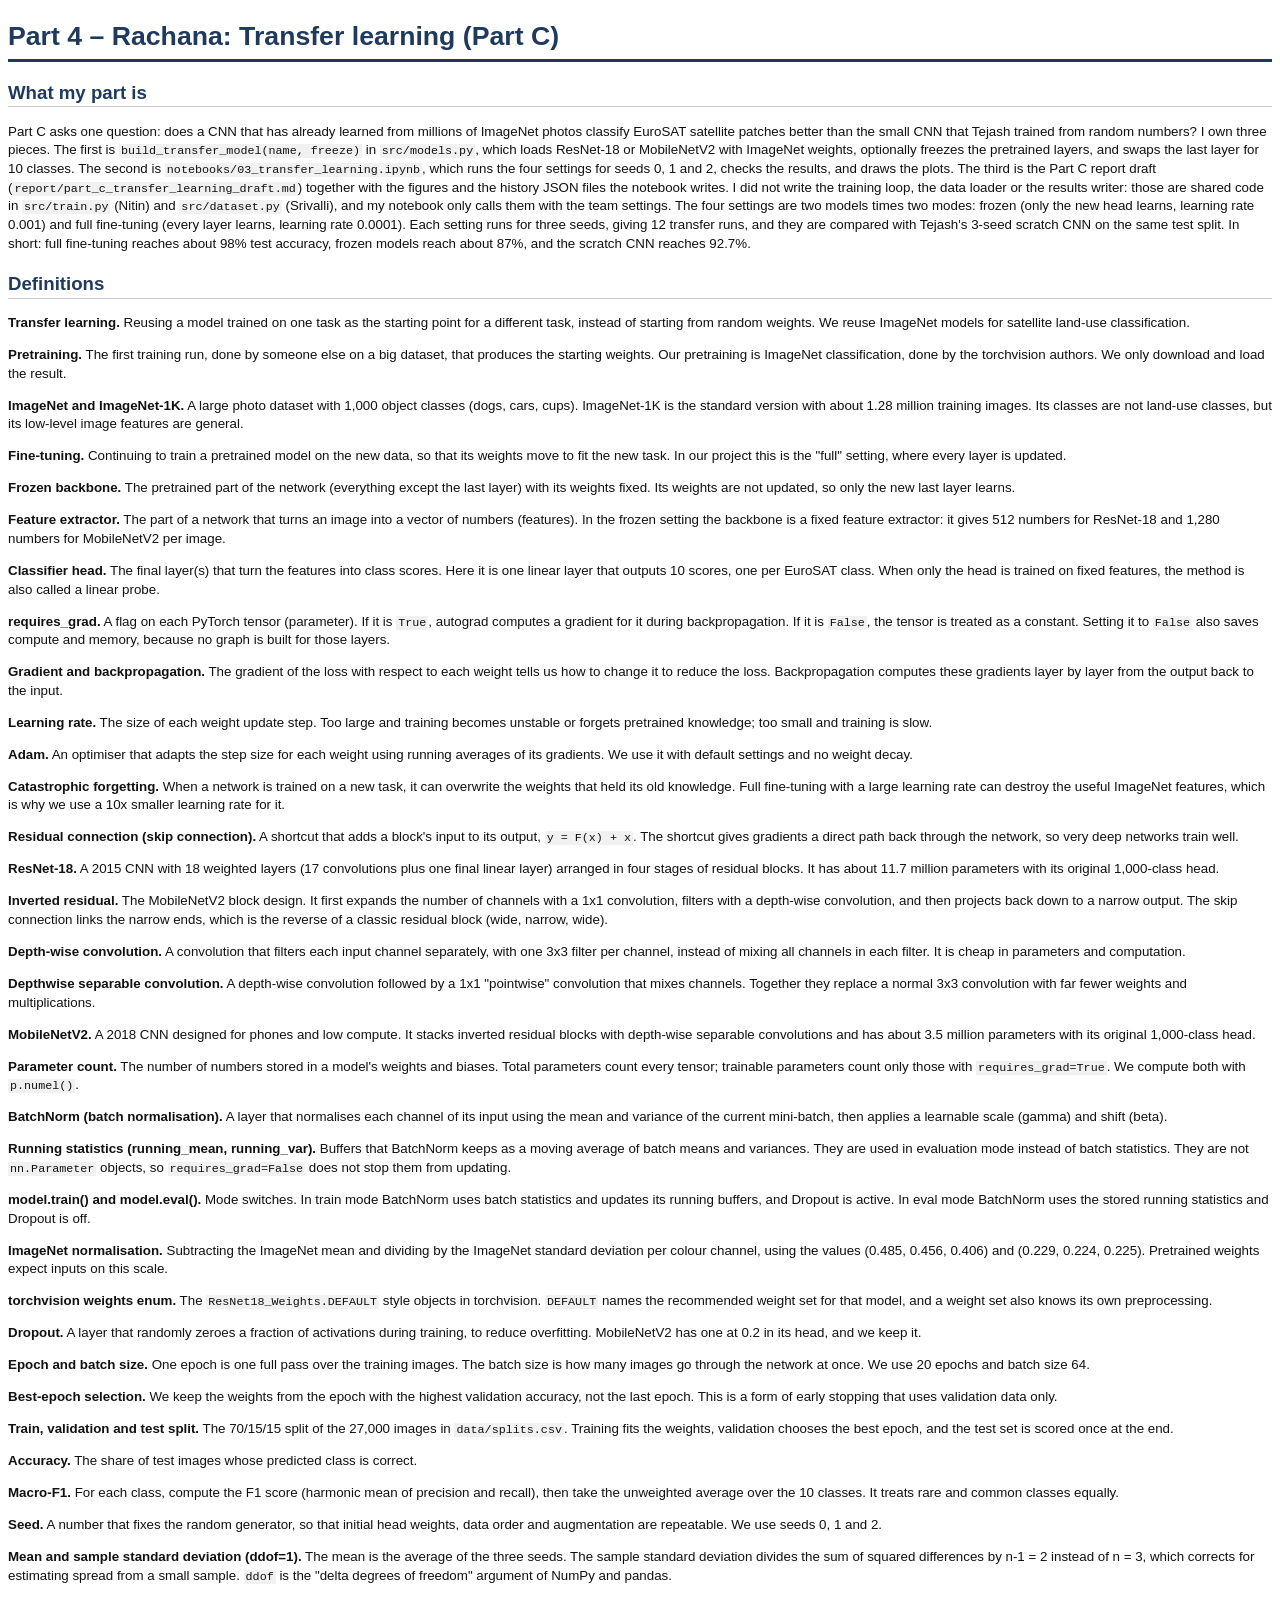
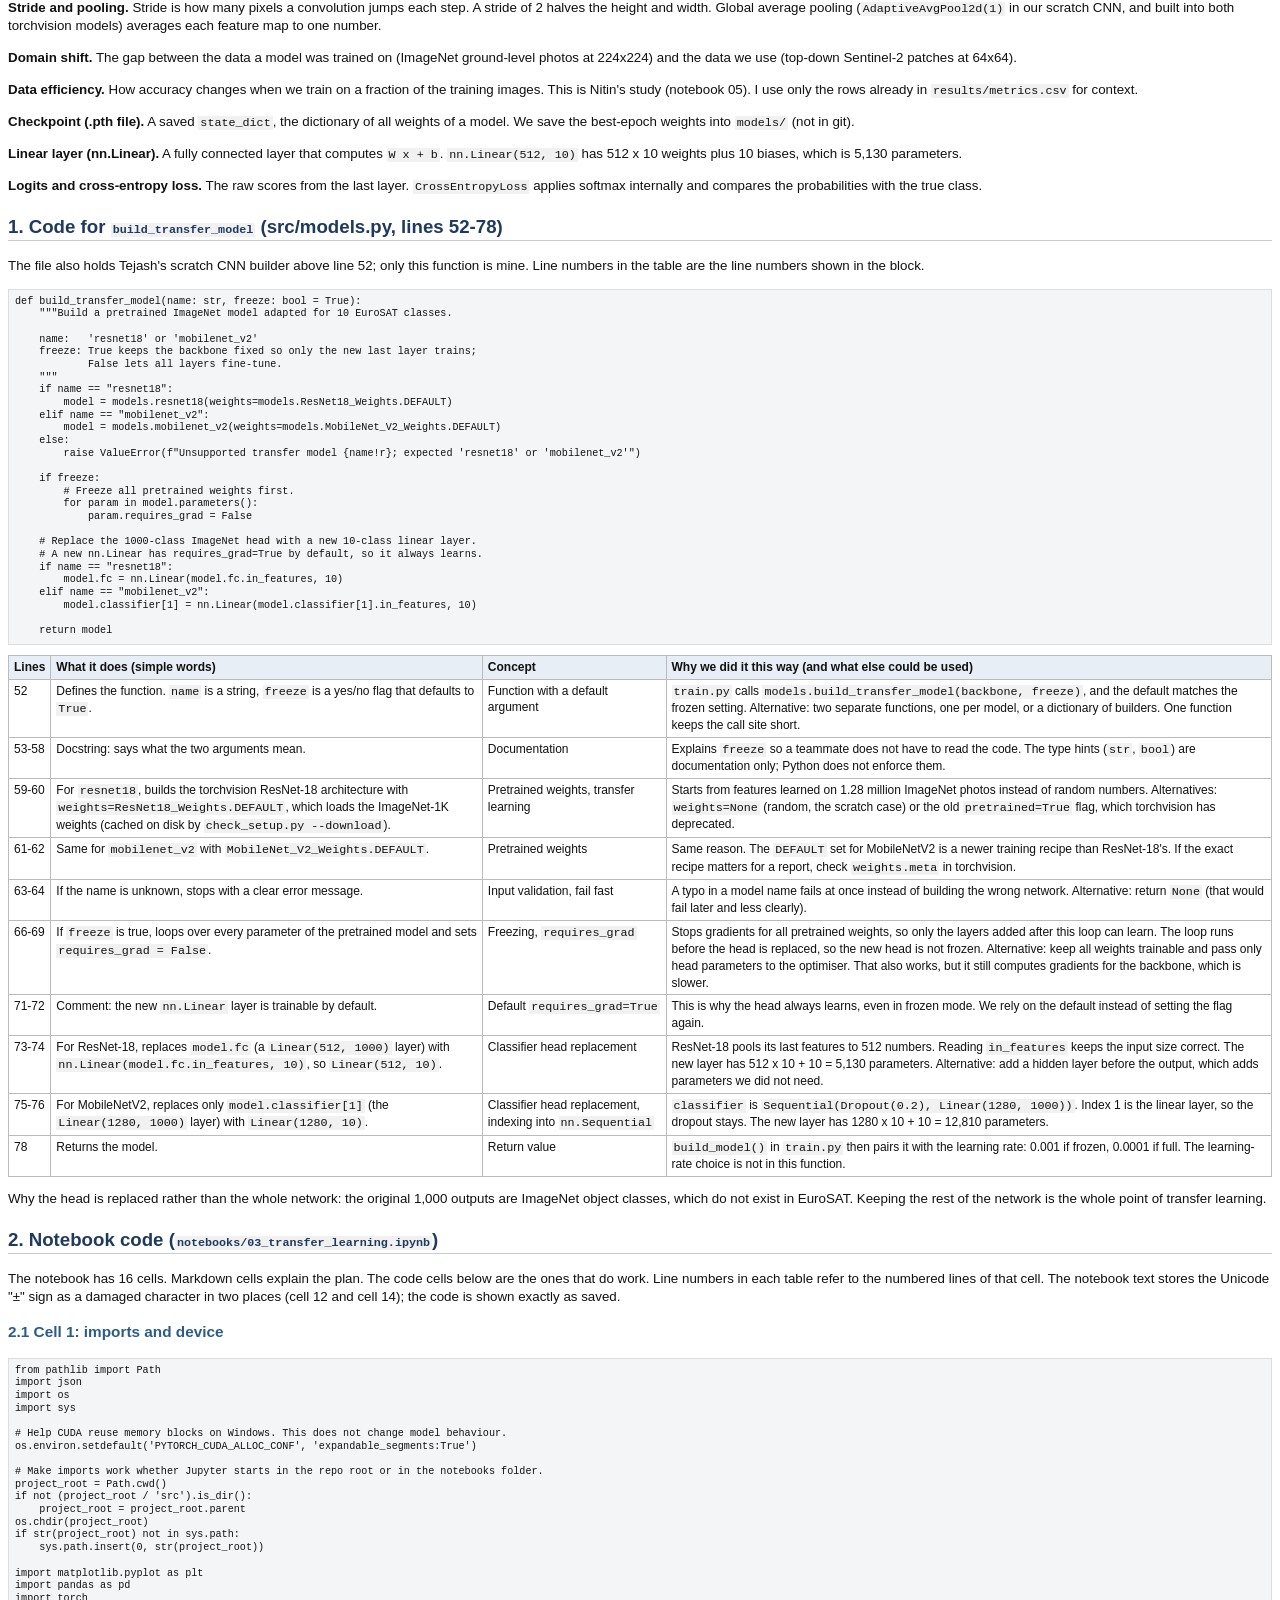
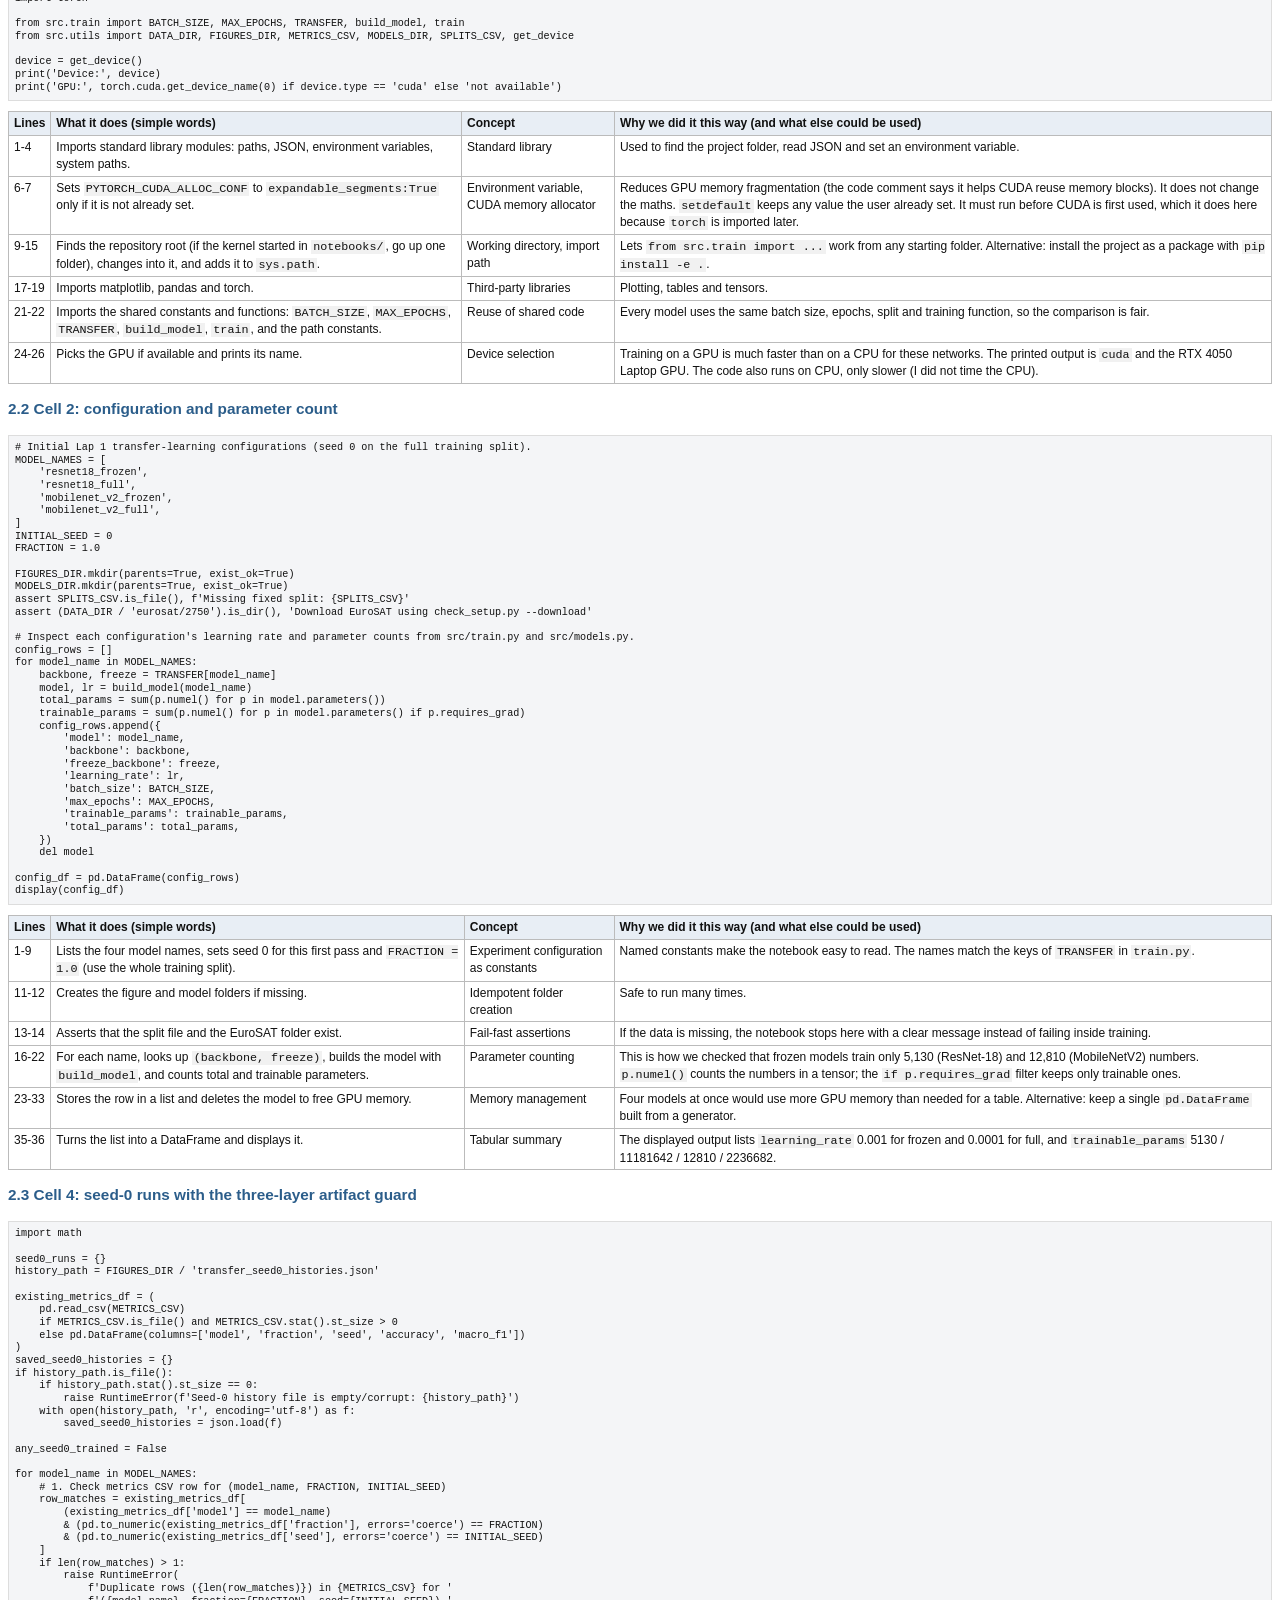
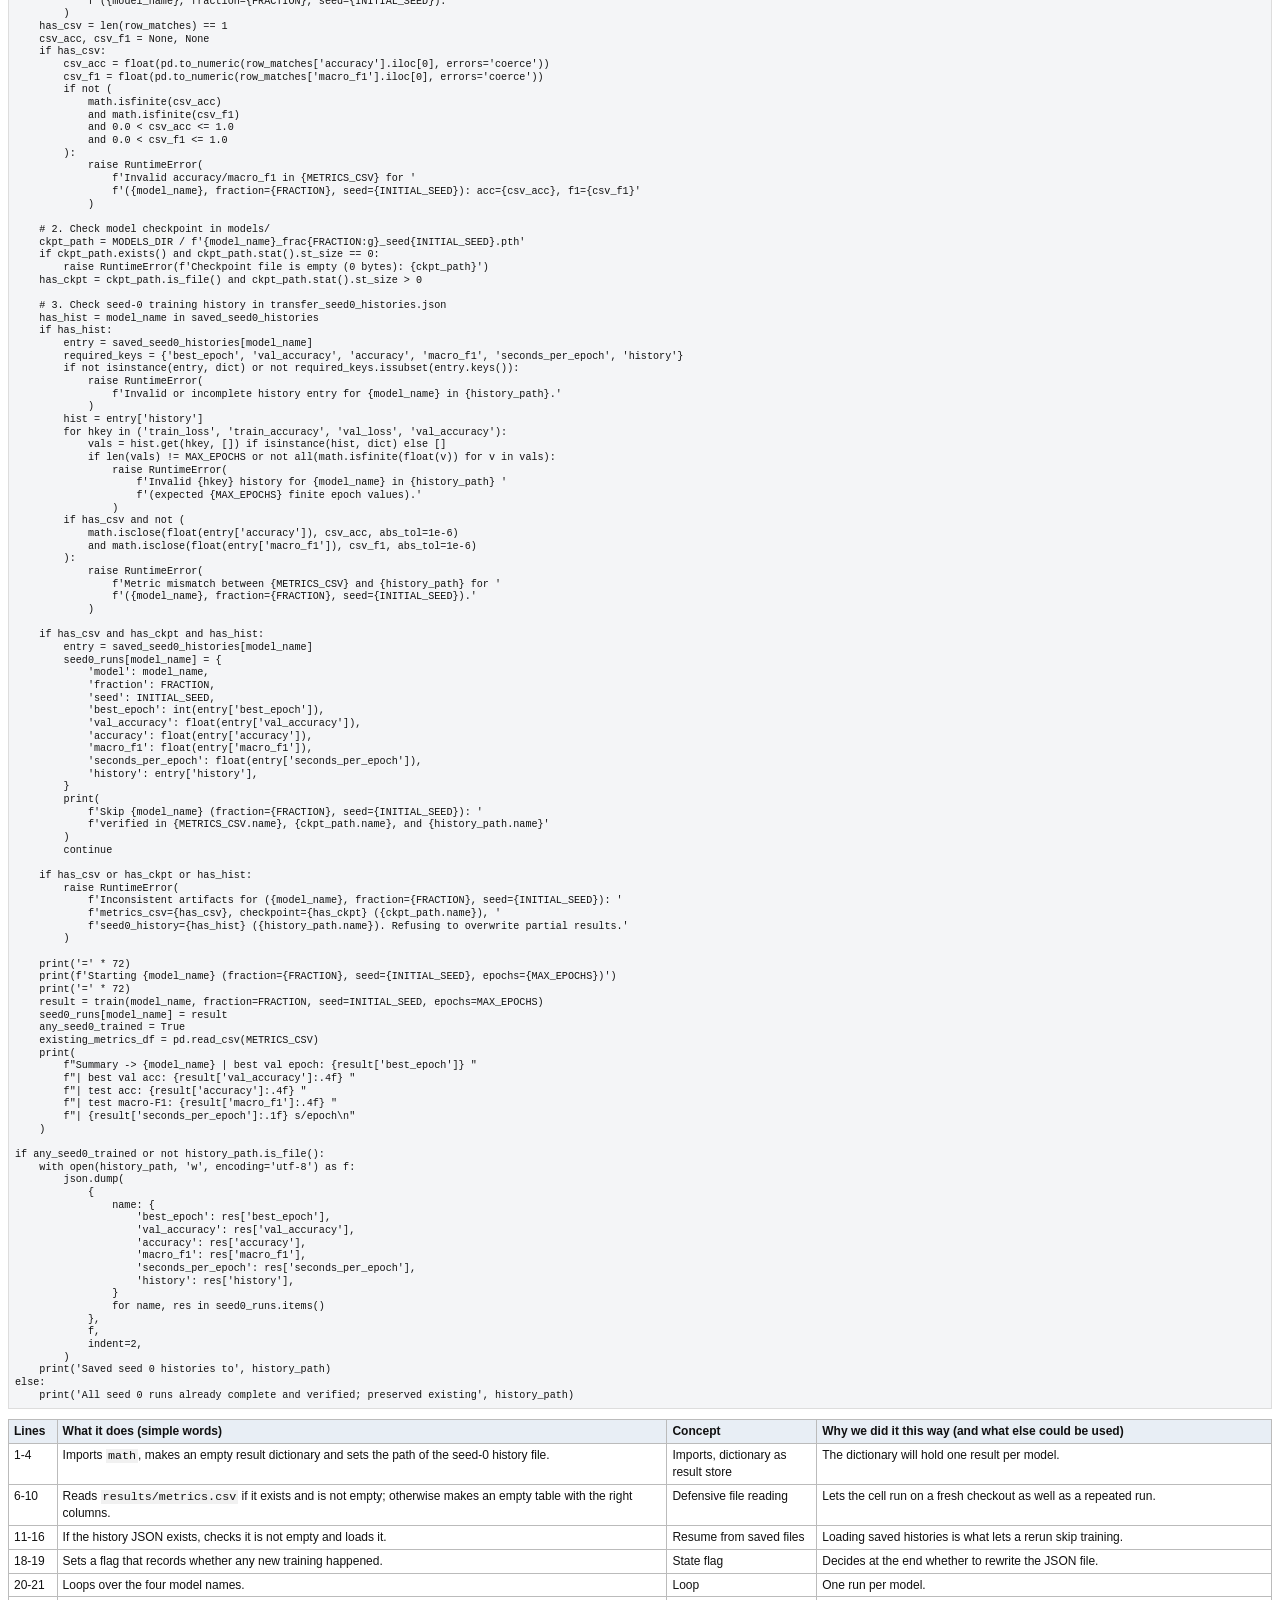
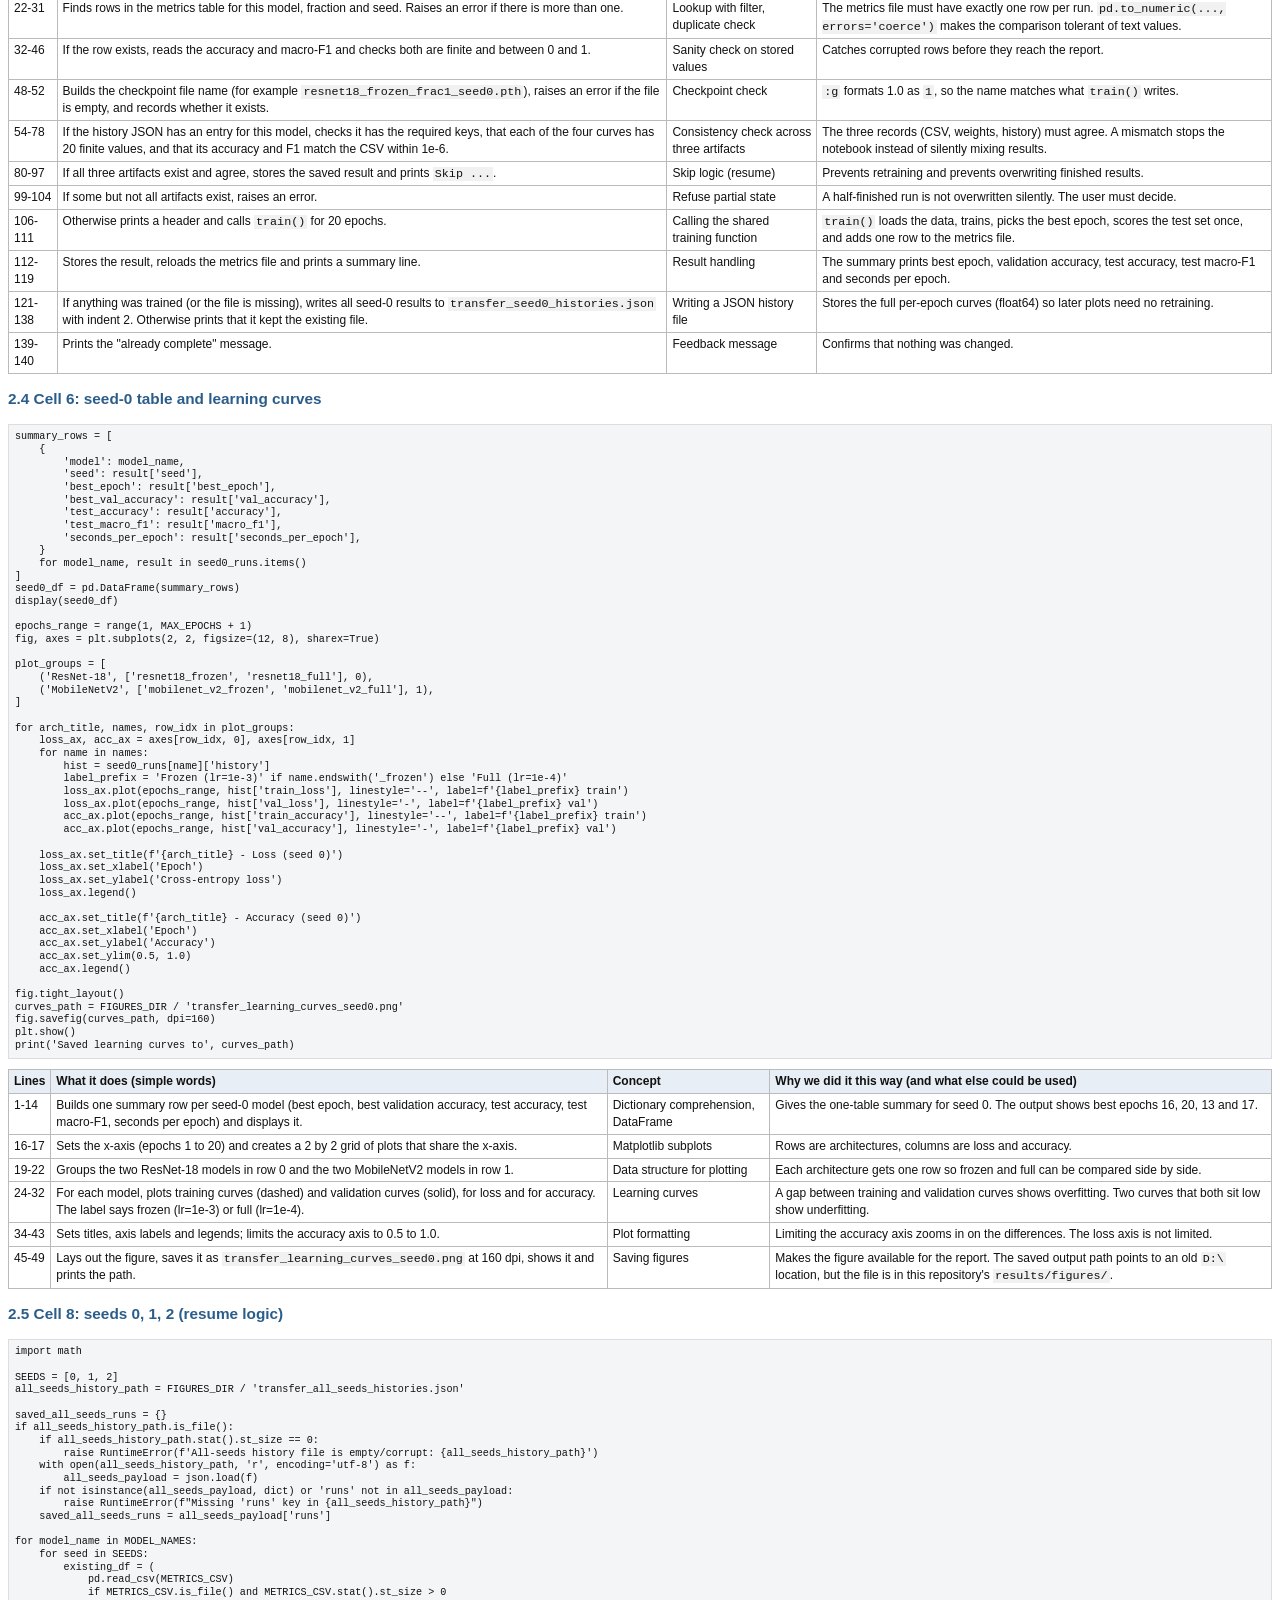
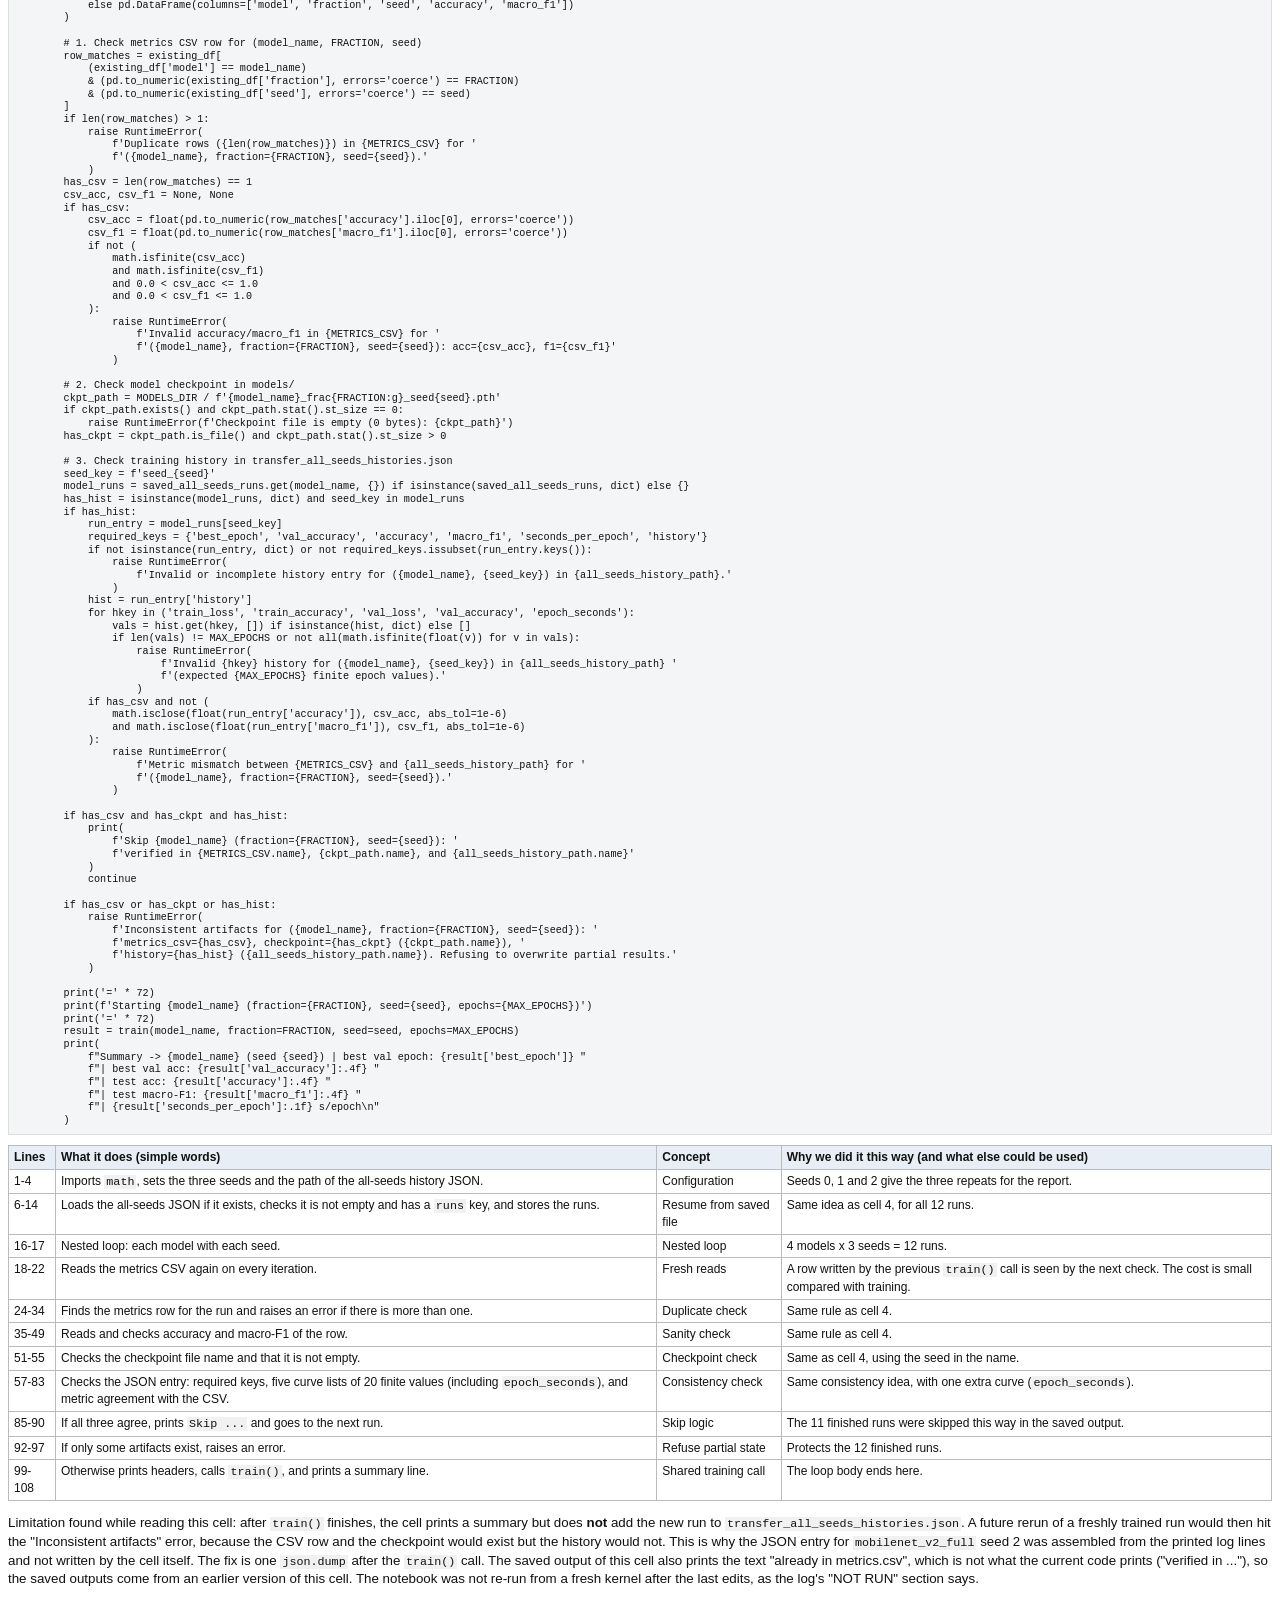
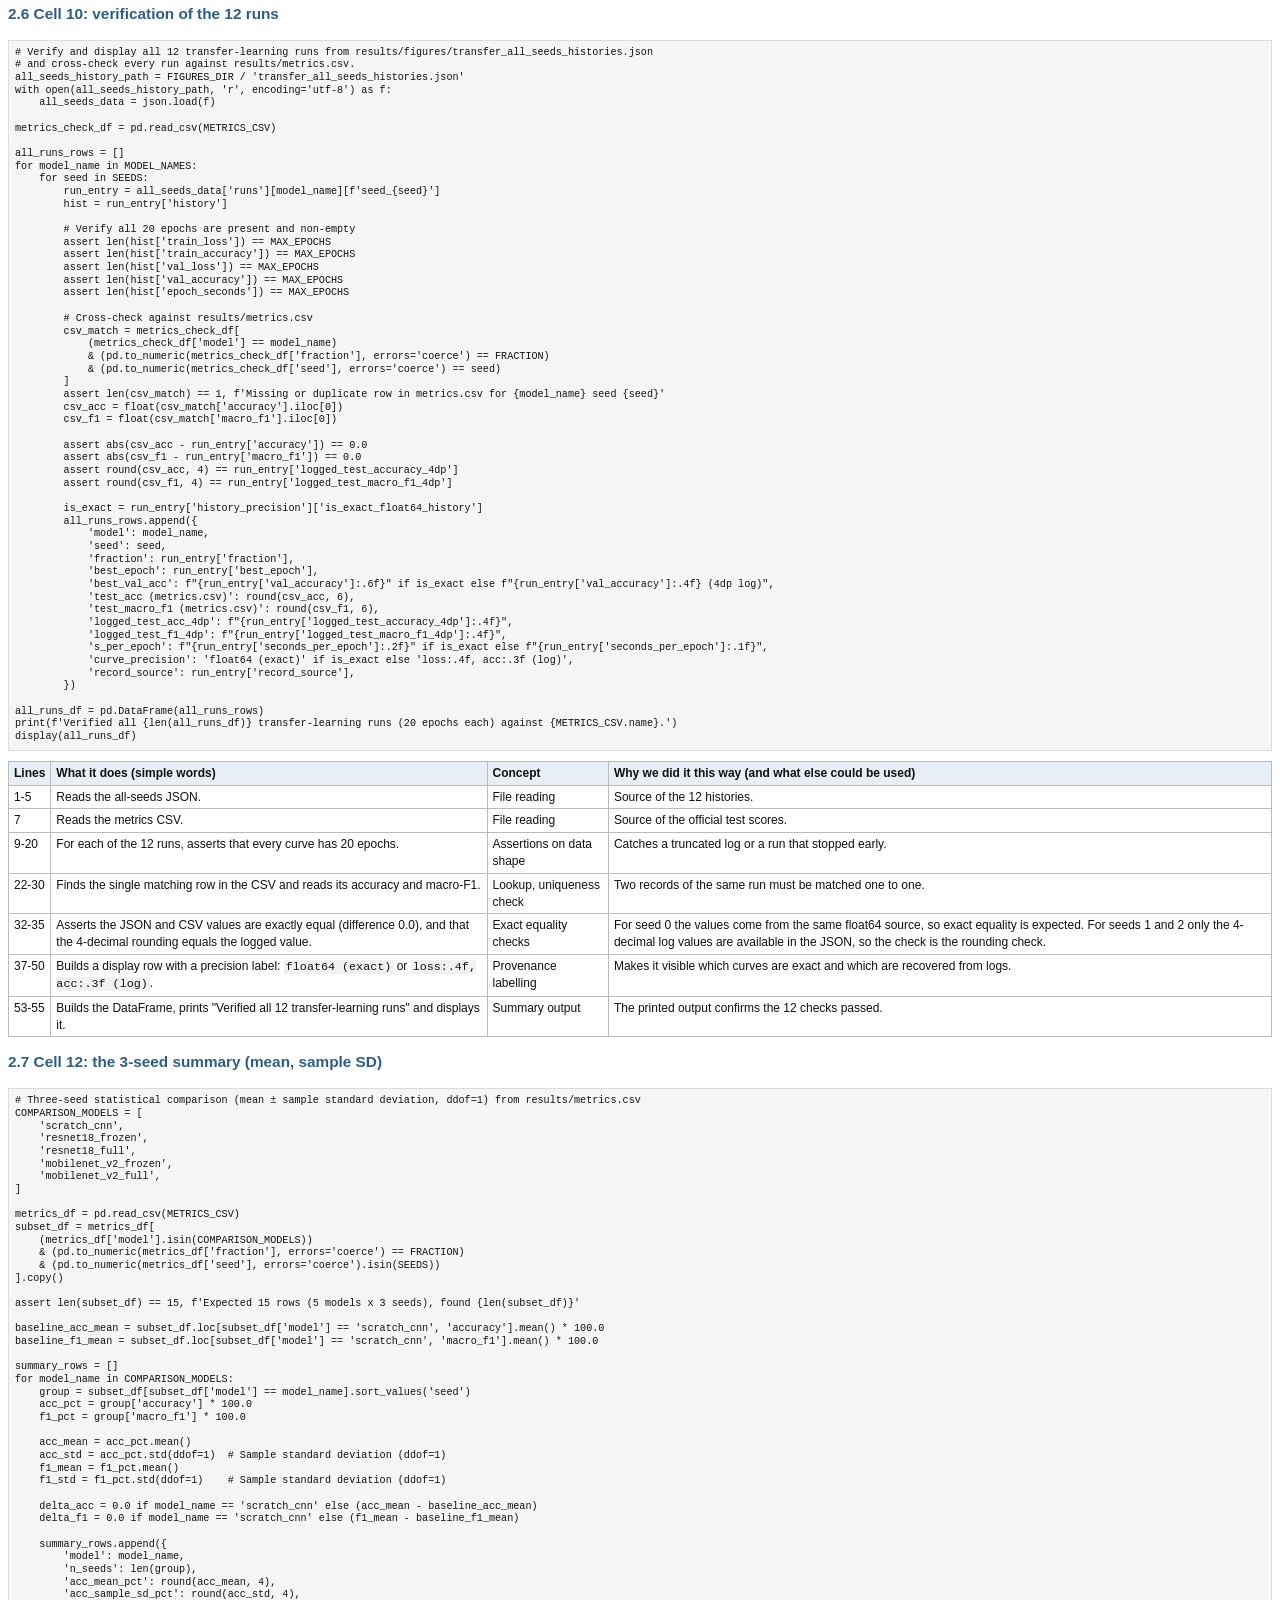
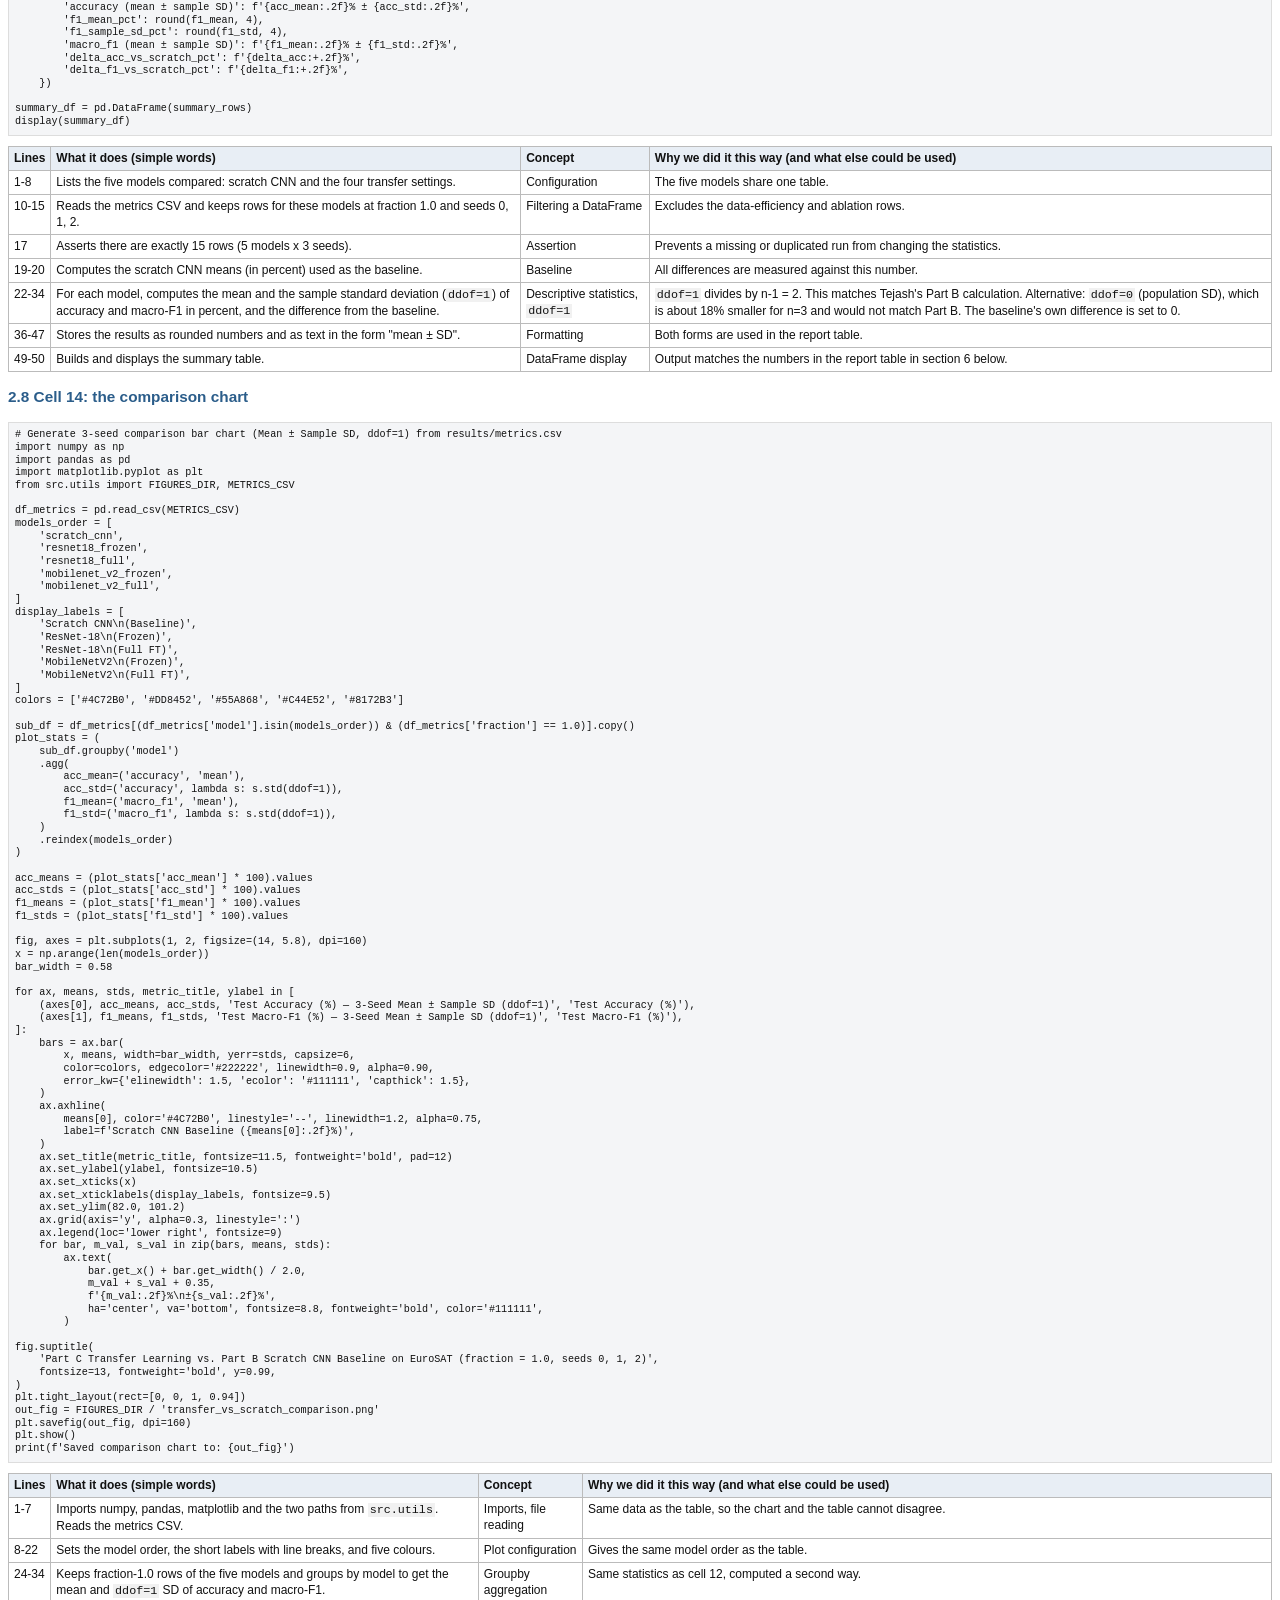
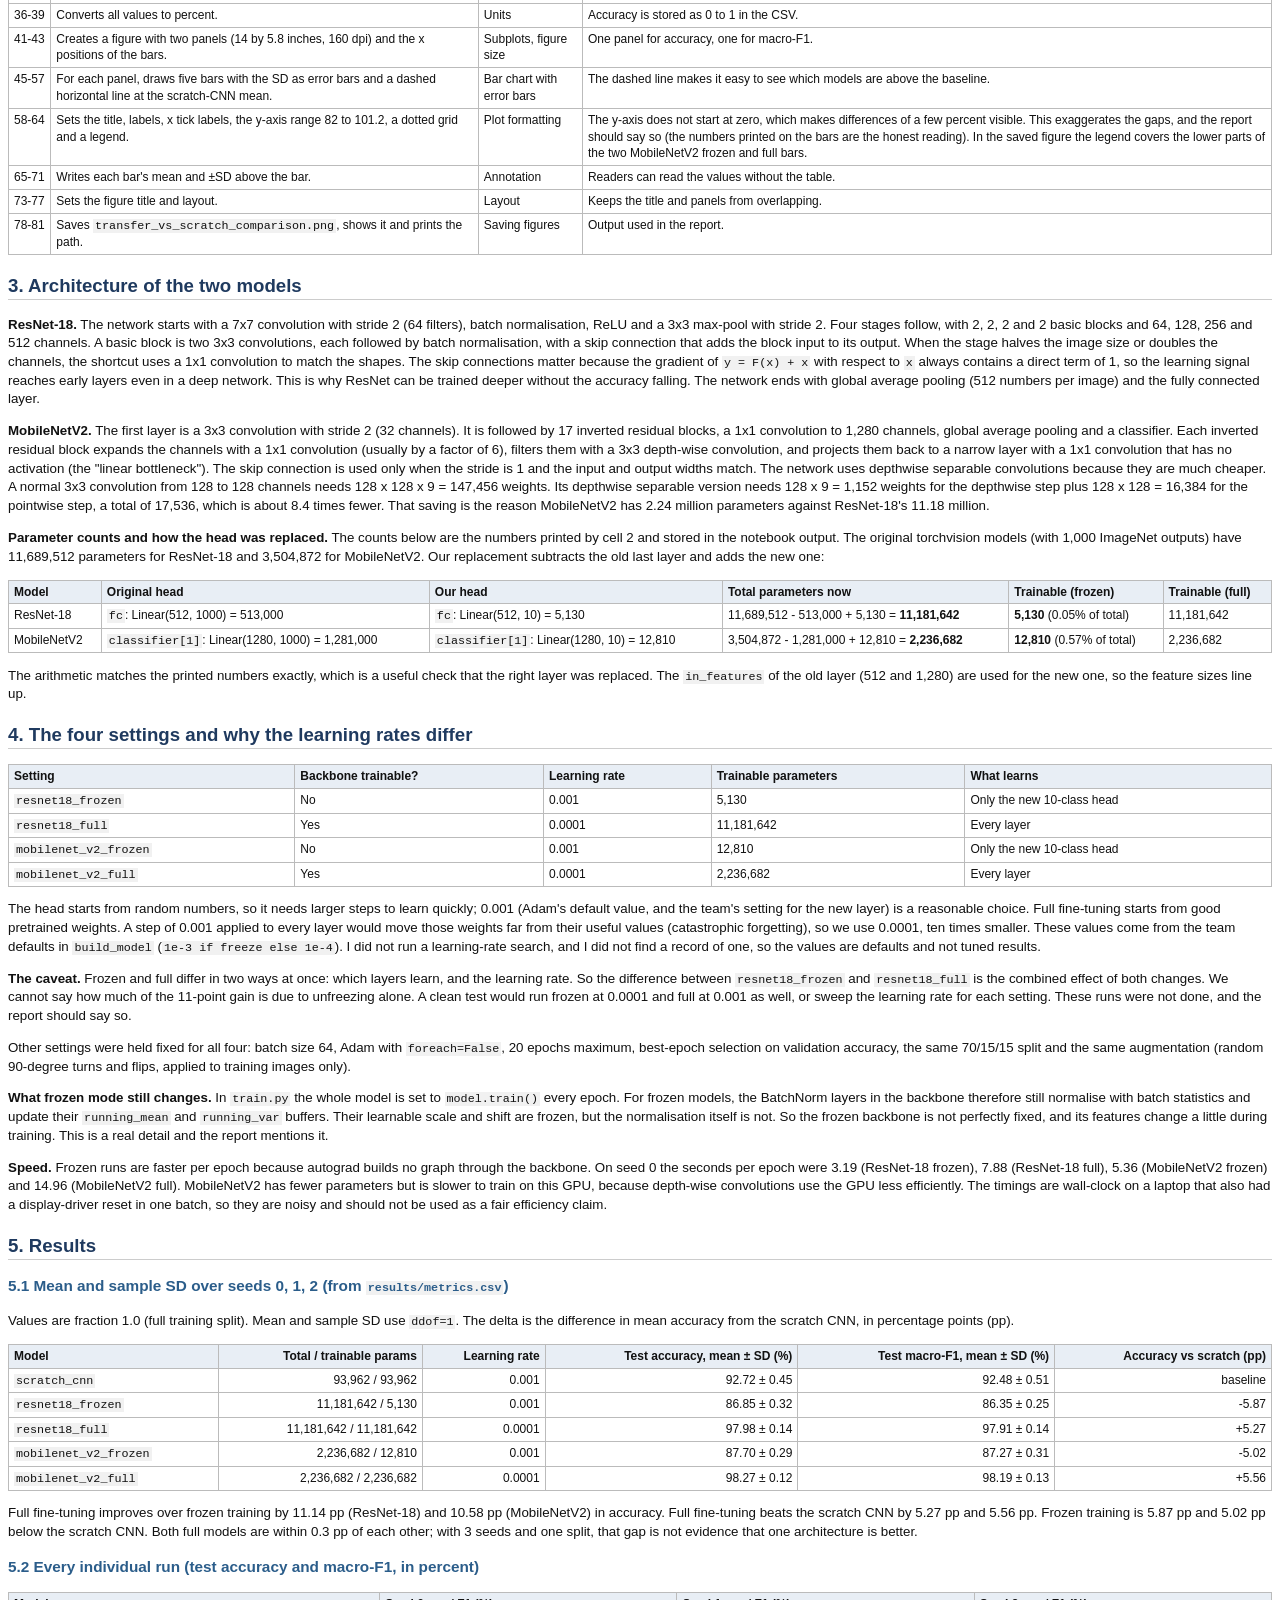
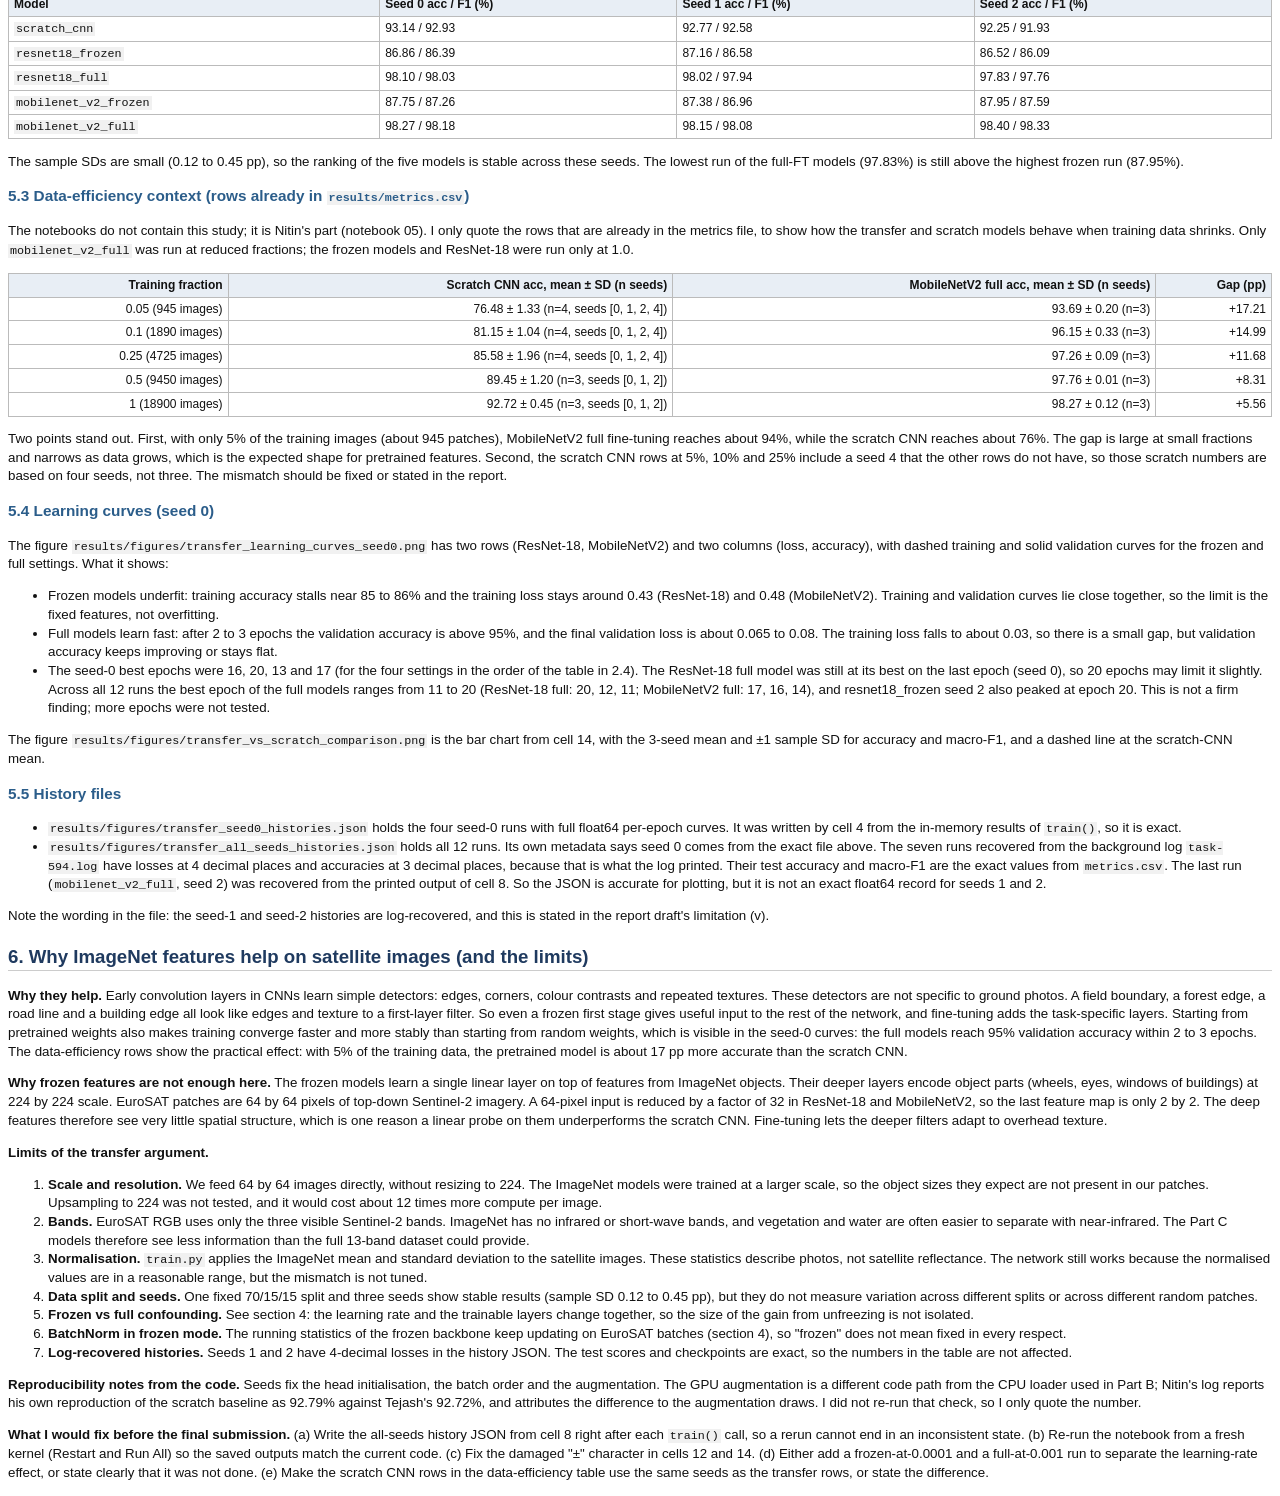
<file: study-guide/Part4_Rachana_Transfer_Learning.html>
<!doctype html><html><head><meta charset='utf-8'><title>Part4_Rachana_Transfer_Learning</title><style>
@page { size: A4; margin: 16mm 14mm; }
body { font-family: 'Segoe UI', Arial, sans-serif; font-size: 10pt; line-height: 1.4; color:#111; }
h1 { font-size: 20pt; color:#1f3a5f; border-bottom: 3px solid #1f3a5f; padding-bottom:4px; }
h2 { font-size: 14pt; color:#1f3a5f; margin-top:18px; border-bottom:1px solid #ccc; }
h3 { font-size: 11.5pt; color:#2b5d8a; margin-top:14px; }
table { border-collapse: collapse; width:100%; margin:6px 0 10px; font-size:9pt; page-break-inside:auto; }
th, td { border:1px solid #bbb; padding:3px 5px; vertical-align:top; text-align:left; }
th { background:#e8eef5; }
tr { page-break-inside: avoid; }
pre { background:#f4f5f7; border:1px solid #ddd; padding:6px; font-family: Consolas, 'Courier New', monospace; font-size:7.6pt; line-height:1.25; white-space:pre-wrap; word-wrap:break-word; page-break-inside:auto; }
code { font-family: Consolas, 'Courier New', monospace; font-size:8.8pt; background:#f1f1f1; padding:0 2px; }
pre code { background:none; padding:0; font-size:7.6pt; }
blockquote { border-left:3px solid #8aa; margin:6px 0; padding:2px 10px; color:#333; background:#f7fbfb; }
</style></head><body><h1>Part 4 – Rachana: Transfer learning (Part C)</h1>
<h2>What my part is</h2>
<p>Part C asks one question: does a CNN that has already learned from millions of ImageNet photos classify EuroSAT satellite patches better than the small CNN that Tejash trained from random numbers? I own three pieces. The first is <code>build_transfer_model(name, freeze)</code> in <code>src/models.py</code>, which loads ResNet-18 or MobileNetV2 with ImageNet weights, optionally freezes the pretrained layers, and swaps the last layer for 10 classes. The second is <code>notebooks/03_transfer_learning.ipynb</code>, which runs the four settings for seeds 0, 1 and 2, checks the results, and draws the plots. The third is the Part C report draft (<code>report/part_c_transfer_learning_draft.md</code>) together with the figures and the history JSON files the notebook writes. I did not write the training loop, the data loader or the results writer: those are shared code in <code>src/train.py</code> (Nitin) and <code>src/dataset.py</code> (Srivalli), and my notebook only calls them with the team settings. The four settings are two models times two modes: frozen (only the new head learns, learning rate 0.001) and full fine-tuning (every layer learns, learning rate 0.0001). Each setting runs for three seeds, giving 12 transfer runs, and they are compared with Tejash's 3-seed scratch CNN on the same test split. In short: full fine-tuning reaches about 98% test accuracy, frozen models reach about 87%, and the scratch CNN reaches 92.7%.</p>
<h2>Definitions</h2>
<p><strong>Transfer learning.</strong> Reusing a model trained on one task as the starting point for a different task, instead of starting from random weights. We reuse ImageNet models for satellite land-use classification.</p>
<p><strong>Pretraining.</strong> The first training run, done by someone else on a big dataset, that produces the starting weights. Our pretraining is ImageNet classification, done by the torchvision authors. We only download and load the result.</p>
<p><strong>ImageNet and ImageNet-1K.</strong> A large photo dataset with 1,000 object classes (dogs, cars, cups). ImageNet-1K is the standard version with about 1.28 million training images. Its classes are not land-use classes, but its low-level image features are general.</p>
<p><strong>Fine-tuning.</strong> Continuing to train a pretrained model on the new data, so that its weights move to fit the new task. In our project this is the "full" setting, where every layer is updated.</p>
<p><strong>Frozen backbone.</strong> The pretrained part of the network (everything except the last layer) with its weights fixed. Its weights are not updated, so only the new last layer learns.</p>
<p><strong>Feature extractor.</strong> The part of a network that turns an image into a vector of numbers (features). In the frozen setting the backbone is a fixed feature extractor: it gives 512 numbers for ResNet-18 and 1,280 numbers for MobileNetV2 per image.</p>
<p><strong>Classifier head.</strong> The final layer(s) that turn the features into class scores. Here it is one linear layer that outputs 10 scores, one per EuroSAT class. When only the head is trained on fixed features, the method is also called a linear probe.</p>
<p><strong>requires_grad.</strong> A flag on each PyTorch tensor (parameter). If it is <code>True</code>, autograd computes a gradient for it during backpropagation. If it is <code>False</code>, the tensor is treated as a constant. Setting it to <code>False</code> also saves compute and memory, because no graph is built for those layers.</p>
<p><strong>Gradient and backpropagation.</strong> The gradient of the loss with respect to each weight tells us how to change it to reduce the loss. Backpropagation computes these gradients layer by layer from the output back to the input.</p>
<p><strong>Learning rate.</strong> The size of each weight update step. Too large and training becomes unstable or forgets pretrained knowledge; too small and training is slow.</p>
<p><strong>Adam.</strong> An optimiser that adapts the step size for each weight using running averages of its gradients. We use it with default settings and no weight decay.</p>
<p><strong>Catastrophic forgetting.</strong> When a network is trained on a new task, it can overwrite the weights that held its old knowledge. Full fine-tuning with a large learning rate can destroy the useful ImageNet features, which is why we use a 10x smaller learning rate for it.</p>
<p><strong>Residual connection (skip connection).</strong> A shortcut that adds a block's input to its output, <code>y = F(x) + x</code>. The shortcut gives gradients a direct path back through the network, so very deep networks train well.</p>
<p><strong>ResNet-18.</strong> A 2015 CNN with 18 weighted layers (17 convolutions plus one final linear layer) arranged in four stages of residual blocks. It has about 11.7 million parameters with its original 1,000-class head.</p>
<p><strong>Inverted residual.</strong> The MobileNetV2 block design. It first expands the number of channels with a 1x1 convolution, filters with a depth-wise convolution, and then projects back down to a narrow output. The skip connection links the narrow ends, which is the reverse of a classic residual block (wide, narrow, wide).</p>
<p><strong>Depth-wise convolution.</strong> A convolution that filters each input channel separately, with one 3x3 filter per channel, instead of mixing all channels in each filter. It is cheap in parameters and computation.</p>
<p><strong>Depthwise separable convolution.</strong> A depth-wise convolution followed by a 1x1 "pointwise" convolution that mixes channels. Together they replace a normal 3x3 convolution with far fewer weights and multiplications.</p>
<p><strong>MobileNetV2.</strong> A 2018 CNN designed for phones and low compute. It stacks inverted residual blocks with depth-wise separable convolutions and has about 3.5 million parameters with its original 1,000-class head.</p>
<p><strong>Parameter count.</strong> The number of numbers stored in a model's weights and biases. Total parameters count every tensor; trainable parameters count only those with <code>requires_grad=True</code>. We compute both with <code>p.numel()</code>.</p>
<p><strong>BatchNorm (batch normalisation).</strong> A layer that normalises each channel of its input using the mean and variance of the current mini-batch, then applies a learnable scale (gamma) and shift (beta).</p>
<p><strong>Running statistics (running_mean, running_var).</strong> Buffers that BatchNorm keeps as a moving average of batch means and variances. They are used in evaluation mode instead of batch statistics. They are not <code>nn.Parameter</code> objects, so <code>requires_grad=False</code> does not stop them from updating.</p>
<p><strong>model.train() and model.eval().</strong> Mode switches. In train mode BatchNorm uses batch statistics and updates its running buffers, and Dropout is active. In eval mode BatchNorm uses the stored running statistics and Dropout is off.</p>
<p><strong>ImageNet normalisation.</strong> Subtracting the ImageNet mean and dividing by the ImageNet standard deviation per colour channel, using the values (0.485, 0.456, 0.406) and (0.229, 0.224, 0.225). Pretrained weights expect inputs on this scale.</p>
<p><strong>torchvision weights enum.</strong> The <code>ResNet18_Weights.DEFAULT</code> style objects in torchvision. <code>DEFAULT</code> names the recommended weight set for that model, and a weight set also knows its own preprocessing.</p>
<p><strong>Dropout.</strong> A layer that randomly zeroes a fraction of activations during training, to reduce overfitting. MobileNetV2 has one at 0.2 in its head, and we keep it.</p>
<p><strong>Epoch and batch size.</strong> One epoch is one full pass over the training images. The batch size is how many images go through the network at once. We use 20 epochs and batch size 64.</p>
<p><strong>Best-epoch selection.</strong> We keep the weights from the epoch with the highest validation accuracy, not the last epoch. This is a form of early stopping that uses validation data only.</p>
<p><strong>Train, validation and test split.</strong> The 70/15/15 split of the 27,000 images in <code>data/splits.csv</code>. Training fits the weights, validation chooses the best epoch, and the test set is scored once at the end.</p>
<p><strong>Accuracy.</strong> The share of test images whose predicted class is correct.</p>
<p><strong>Macro-F1.</strong> For each class, compute the F1 score (harmonic mean of precision and recall), then take the unweighted average over the 10 classes. It treats rare and common classes equally.</p>
<p><strong>Seed.</strong> A number that fixes the random generator, so that initial head weights, data order and augmentation are repeatable. We use seeds 0, 1 and 2.</p>
<p><strong>Mean and sample standard deviation (ddof=1).</strong> The mean is the average of the three seeds. The sample standard deviation divides the sum of squared differences by n-1 = 2 instead of n = 3, which corrects for estimating spread from a small sample. <code>ddof</code> is the "delta degrees of freedom" argument of NumPy and pandas.</p>
<p><strong>Stride and pooling.</strong> Stride is how many pixels a convolution jumps each step. A stride of 2 halves the height and width. Global average pooling (<code>AdaptiveAvgPool2d(1)</code> in our scratch CNN, and built into both torchvision models) averages each feature map to one number.</p>
<p><strong>Domain shift.</strong> The gap between the data a model was trained on (ImageNet ground-level photos at 224x224) and the data we use (top-down Sentinel-2 patches at 64x64).</p>
<p><strong>Data efficiency.</strong> How accuracy changes when we train on a fraction of the training images. This is Nitin's study (notebook 05). I use only the rows already in <code>results/metrics.csv</code> for context.</p>
<p><strong>Checkpoint (.pth file).</strong> A saved <code>state_dict</code>, the dictionary of all weights of a model. We save the best-epoch weights into <code>models/</code> (not in git).</p>
<p><strong>Linear layer (nn.Linear).</strong> A fully connected layer that computes <code>W x + b</code>. <code>nn.Linear(512, 10)</code> has 512 x 10 weights plus 10 biases, which is 5,130 parameters.</p>
<p><strong>Logits and cross-entropy loss.</strong> The raw scores from the last layer. <code>CrossEntropyLoss</code> applies softmax internally and compares the probabilities with the true class.</p>
<h2>1. Code for <code>build_transfer_model</code> (src/models.py, lines 52-78)</h2>
<p>The file also holds Tejash's scratch CNN builder above line 52; only this function is mine. Line numbers in the table are the line numbers shown in the block.</p>
<pre><code class="language-python">def build_transfer_model(name: str, freeze: bool = True):
    &quot;&quot;&quot;Build a pretrained ImageNet model adapted for 10 EuroSAT classes.

    name:   'resnet18' or 'mobilenet_v2'
    freeze: True keeps the backbone fixed so only the new last layer trains;
            False lets all layers fine-tune.
    &quot;&quot;&quot;
    if name == &quot;resnet18&quot;:
        model = models.resnet18(weights=models.ResNet18_Weights.DEFAULT)
    elif name == &quot;mobilenet_v2&quot;:
        model = models.mobilenet_v2(weights=models.MobileNet_V2_Weights.DEFAULT)
    else:
        raise ValueError(f&quot;Unsupported transfer model {name!r}; expected 'resnet18' or 'mobilenet_v2'&quot;)

    if freeze:
        # Freeze all pretrained weights first.
        for param in model.parameters():
            param.requires_grad = False

    # Replace the 1000-class ImageNet head with a new 10-class linear layer.
    # A new nn.Linear has requires_grad=True by default, so it always learns.
    if name == &quot;resnet18&quot;:
        model.fc = nn.Linear(model.fc.in_features, 10)
    elif name == &quot;mobilenet_v2&quot;:
        model.classifier[1] = nn.Linear(model.classifier[1].in_features, 10)

    return model
</code></pre>
<table>
<thead>
<tr>
<th>Lines</th>
<th>What it does (simple words)</th>
<th>Concept</th>
<th>Why we did it this way (and what else could be used)</th>
</tr>
</thead>
<tbody>
<tr>
<td>52</td>
<td>Defines the function. <code>name</code> is a string, <code>freeze</code> is a yes/no flag that defaults to <code>True</code>.</td>
<td>Function with a default argument</td>
<td><code>train.py</code> calls <code>models.build_transfer_model(backbone, freeze)</code>, and the default matches the frozen setting. Alternative: two separate functions, one per model, or a dictionary of builders. One function keeps the call site short.</td>
</tr>
<tr>
<td>53-58</td>
<td>Docstring: says what the two arguments mean.</td>
<td>Documentation</td>
<td>Explains <code>freeze</code> so a teammate does not have to read the code. The type hints (<code>str</code>, <code>bool</code>) are documentation only; Python does not enforce them.</td>
</tr>
<tr>
<td>59-60</td>
<td>For <code>resnet18</code>, builds the torchvision ResNet-18 architecture with <code>weights=ResNet18_Weights.DEFAULT</code>, which loads the ImageNet-1K weights (cached on disk by <code>check_setup.py --download</code>).</td>
<td>Pretrained weights, transfer learning</td>
<td>Starts from features learned on 1.28 million ImageNet photos instead of random numbers. Alternatives: <code>weights=None</code> (random, the scratch case) or the old <code>pretrained=True</code> flag, which torchvision has deprecated.</td>
</tr>
<tr>
<td>61-62</td>
<td>Same for <code>mobilenet_v2</code> with <code>MobileNet_V2_Weights.DEFAULT</code>.</td>
<td>Pretrained weights</td>
<td>Same reason. The <code>DEFAULT</code> set for MobileNetV2 is a newer training recipe than ResNet-18's. If the exact recipe matters for a report, check <code>weights.meta</code> in torchvision.</td>
</tr>
<tr>
<td>63-64</td>
<td>If the name is unknown, stops with a clear error message.</td>
<td>Input validation, fail fast</td>
<td>A typo in a model name fails at once instead of building the wrong network. Alternative: return <code>None</code> (that would fail later and less clearly).</td>
</tr>
<tr>
<td>66-69</td>
<td>If <code>freeze</code> is true, loops over every parameter of the pretrained model and sets <code>requires_grad = False</code>.</td>
<td>Freezing, <code>requires_grad</code></td>
<td>Stops gradients for all pretrained weights, so only the layers added after this loop can learn. The loop runs before the head is replaced, so the new head is not frozen. Alternative: keep all weights trainable and pass only head parameters to the optimiser. That also works, but it still computes gradients for the backbone, which is slower.</td>
</tr>
<tr>
<td>71-72</td>
<td>Comment: the new <code>nn.Linear</code> layer is trainable by default.</td>
<td>Default <code>requires_grad=True</code></td>
<td>This is why the head always learns, even in frozen mode. We rely on the default instead of setting the flag again.</td>
</tr>
<tr>
<td>73-74</td>
<td>For ResNet-18, replaces <code>model.fc</code> (a <code>Linear(512, 1000)</code> layer) with <code>nn.Linear(model.fc.in_features, 10)</code>, so <code>Linear(512, 10)</code>.</td>
<td>Classifier head replacement</td>
<td>ResNet-18 pools its last features to 512 numbers. Reading <code>in_features</code> keeps the input size correct. The new layer has 512 x 10 + 10 = 5,130 parameters. Alternative: add a hidden layer before the output, which adds parameters we did not need.</td>
</tr>
<tr>
<td>75-76</td>
<td>For MobileNetV2, replaces only <code>model.classifier[1]</code> (the <code>Linear(1280, 1000)</code> layer) with <code>Linear(1280, 10)</code>.</td>
<td>Classifier head replacement, indexing into <code>nn.Sequential</code></td>
<td><code>classifier</code> is <code>Sequential(Dropout(0.2), Linear(1280, 1000))</code>. Index 1 is the linear layer, so the dropout stays. The new layer has 1280 x 10 + 10 = 12,810 parameters.</td>
</tr>
<tr>
<td>78</td>
<td>Returns the model.</td>
<td>Return value</td>
<td><code>build_model()</code> in <code>train.py</code> then pairs it with the learning rate: 0.001 if frozen, 0.0001 if full. The learning-rate choice is not in this function.</td>
</tr>
</tbody>
</table>
<p>Why the head is replaced rather than the whole network: the original 1,000 outputs are ImageNet object classes, which do not exist in EuroSAT. Keeping the rest of the network is the whole point of transfer learning.</p>
<h2>2. Notebook code (<code>notebooks/03_transfer_learning.ipynb</code>)</h2>
<p>The notebook has 16 cells. Markdown cells explain the plan. The code cells below are the ones that do work. Line numbers in each table refer to the numbered lines of that cell. The notebook text stores the Unicode "±" sign as a damaged character in two places (cell 12 and cell 14); the code is shown exactly as saved.</p>
<h3>2.1 Cell 1: imports and device</h3>
<pre><code class="language-python">from pathlib import Path
import json
import os
import sys

# Help CUDA reuse memory blocks on Windows. This does not change model behaviour.
os.environ.setdefault('PYTORCH_CUDA_ALLOC_CONF', 'expandable_segments:True')

# Make imports work whether Jupyter starts in the repo root or in the notebooks folder.
project_root = Path.cwd()
if not (project_root / 'src').is_dir():
    project_root = project_root.parent
os.chdir(project_root)
if str(project_root) not in sys.path:
    sys.path.insert(0, str(project_root))

import matplotlib.pyplot as plt
import pandas as pd
import torch

from src.train import BATCH_SIZE, MAX_EPOCHS, TRANSFER, build_model, train
from src.utils import DATA_DIR, FIGURES_DIR, METRICS_CSV, MODELS_DIR, SPLITS_CSV, get_device

device = get_device()
print('Device:', device)
print('GPU:', torch.cuda.get_device_name(0) if device.type == 'cuda' else 'not available')
</code></pre>
<table>
<thead>
<tr>
<th>Lines</th>
<th>What it does (simple words)</th>
<th>Concept</th>
<th>Why we did it this way (and what else could be used)</th>
</tr>
</thead>
<tbody>
<tr>
<td>1-4</td>
<td>Imports standard library modules: paths, JSON, environment variables, system paths.</td>
<td>Standard library</td>
<td>Used to find the project folder, read JSON and set an environment variable.</td>
</tr>
<tr>
<td>6-7</td>
<td>Sets <code>PYTORCH_CUDA_ALLOC_CONF</code> to <code>expandable_segments:True</code> only if it is not already set.</td>
<td>Environment variable, CUDA memory allocator</td>
<td>Reduces GPU memory fragmentation (the code comment says it helps CUDA reuse memory blocks). It does not change the maths. <code>setdefault</code> keeps any value the user already set. It must run before CUDA is first used, which it does here because <code>torch</code> is imported later.</td>
</tr>
<tr>
<td>9-15</td>
<td>Finds the repository root (if the kernel started in <code>notebooks/</code>, go up one folder), changes into it, and adds it to <code>sys.path</code>.</td>
<td>Working directory, import path</td>
<td>Lets <code>from src.train import ...</code> work from any starting folder. Alternative: install the project as a package with <code>pip install -e .</code>.</td>
</tr>
<tr>
<td>17-19</td>
<td>Imports matplotlib, pandas and torch.</td>
<td>Third-party libraries</td>
<td>Plotting, tables and tensors.</td>
</tr>
<tr>
<td>21-22</td>
<td>Imports the shared constants and functions: <code>BATCH_SIZE</code>, <code>MAX_EPOCHS</code>, <code>TRANSFER</code>, <code>build_model</code>, <code>train</code>, and the path constants.</td>
<td>Reuse of shared code</td>
<td>Every model uses the same batch size, epochs, split and training function, so the comparison is fair.</td>
</tr>
<tr>
<td>24-26</td>
<td>Picks the GPU if available and prints its name.</td>
<td>Device selection</td>
<td>Training on a GPU is much faster than on a CPU for these networks. The printed output is <code>cuda</code> and the RTX 4050 Laptop GPU. The code also runs on CPU, only slower (I did not time the CPU).</td>
</tr>
</tbody>
</table>
<h3>2.2 Cell 2: configuration and parameter count</h3>
<pre><code class="language-python"># Initial Lap 1 transfer-learning configurations (seed 0 on the full training split).
MODEL_NAMES = [
    'resnet18_frozen',
    'resnet18_full',
    'mobilenet_v2_frozen',
    'mobilenet_v2_full',
]
INITIAL_SEED = 0
FRACTION = 1.0

FIGURES_DIR.mkdir(parents=True, exist_ok=True)
MODELS_DIR.mkdir(parents=True, exist_ok=True)
assert SPLITS_CSV.is_file(), f'Missing fixed split: {SPLITS_CSV}'
assert (DATA_DIR / 'eurosat/2750').is_dir(), 'Download EuroSAT using check_setup.py --download'

# Inspect each configuration's learning rate and parameter counts from src/train.py and src/models.py.
config_rows = []
for model_name in MODEL_NAMES:
    backbone, freeze = TRANSFER[model_name]
    model, lr = build_model(model_name)
    total_params = sum(p.numel() for p in model.parameters())
    trainable_params = sum(p.numel() for p in model.parameters() if p.requires_grad)
    config_rows.append({
        'model': model_name,
        'backbone': backbone,
        'freeze_backbone': freeze,
        'learning_rate': lr,
        'batch_size': BATCH_SIZE,
        'max_epochs': MAX_EPOCHS,
        'trainable_params': trainable_params,
        'total_params': total_params,
    })
    del model

config_df = pd.DataFrame(config_rows)
display(config_df)
</code></pre>
<table>
<thead>
<tr>
<th>Lines</th>
<th>What it does (simple words)</th>
<th>Concept</th>
<th>Why we did it this way (and what else could be used)</th>
</tr>
</thead>
<tbody>
<tr>
<td>1-9</td>
<td>Lists the four model names, sets seed 0 for this first pass and <code>FRACTION = 1.0</code> (use the whole training split).</td>
<td>Experiment configuration as constants</td>
<td>Named constants make the notebook easy to read. The names match the keys of <code>TRANSFER</code> in <code>train.py</code>.</td>
</tr>
<tr>
<td>11-12</td>
<td>Creates the figure and model folders if missing.</td>
<td>Idempotent folder creation</td>
<td>Safe to run many times.</td>
</tr>
<tr>
<td>13-14</td>
<td>Asserts that the split file and the EuroSAT folder exist.</td>
<td>Fail-fast assertions</td>
<td>If the data is missing, the notebook stops here with a clear message instead of failing inside training.</td>
</tr>
<tr>
<td>16-22</td>
<td>For each name, looks up <code>(backbone, freeze)</code>, builds the model with <code>build_model</code>, and counts total and trainable parameters.</td>
<td>Parameter counting</td>
<td>This is how we checked that frozen models train only 5,130 (ResNet-18) and 12,810 (MobileNetV2) numbers. <code>p.numel()</code> counts the numbers in a tensor; the <code>if p.requires_grad</code> filter keeps only trainable ones.</td>
</tr>
<tr>
<td>23-33</td>
<td>Stores the row in a list and deletes the model to free GPU memory.</td>
<td>Memory management</td>
<td>Four models at once would use more GPU memory than needed for a table. Alternative: keep a single <code>pd.DataFrame</code> built from a generator.</td>
</tr>
<tr>
<td>35-36</td>
<td>Turns the list into a DataFrame and displays it.</td>
<td>Tabular summary</td>
<td>The displayed output lists <code>learning_rate</code> 0.001 for frozen and 0.0001 for full, and <code>trainable_params</code> 5130 / 11181642 / 12810 / 2236682.</td>
</tr>
</tbody>
</table>
<h3>2.3 Cell 4: seed-0 runs with the three-layer artifact guard</h3>
<pre><code class="language-python">import math

seed0_runs = {}
history_path = FIGURES_DIR / 'transfer_seed0_histories.json'

existing_metrics_df = (
    pd.read_csv(METRICS_CSV)
    if METRICS_CSV.is_file() and METRICS_CSV.stat().st_size &gt; 0
    else pd.DataFrame(columns=['model', 'fraction', 'seed', 'accuracy', 'macro_f1'])
)
saved_seed0_histories = {}
if history_path.is_file():
    if history_path.stat().st_size == 0:
        raise RuntimeError(f'Seed-0 history file is empty/corrupt: {history_path}')
    with open(history_path, 'r', encoding='utf-8') as f:
        saved_seed0_histories = json.load(f)

any_seed0_trained = False

for model_name in MODEL_NAMES:
    # 1. Check metrics CSV row for (model_name, FRACTION, INITIAL_SEED)
    row_matches = existing_metrics_df[
        (existing_metrics_df['model'] == model_name)
        &amp; (pd.to_numeric(existing_metrics_df['fraction'], errors='coerce') == FRACTION)
        &amp; (pd.to_numeric(existing_metrics_df['seed'], errors='coerce') == INITIAL_SEED)
    ]
    if len(row_matches) &gt; 1:
        raise RuntimeError(
            f'Duplicate rows ({len(row_matches)}) in {METRICS_CSV} for '
            f'({model_name}, fraction={FRACTION}, seed={INITIAL_SEED}).'
        )
    has_csv = len(row_matches) == 1
    csv_acc, csv_f1 = None, None
    if has_csv:
        csv_acc = float(pd.to_numeric(row_matches['accuracy'].iloc[0], errors='coerce'))
        csv_f1 = float(pd.to_numeric(row_matches['macro_f1'].iloc[0], errors='coerce'))
        if not (
            math.isfinite(csv_acc)
            and math.isfinite(csv_f1)
            and 0.0 &lt; csv_acc &lt;= 1.0
            and 0.0 &lt; csv_f1 &lt;= 1.0
        ):
            raise RuntimeError(
                f'Invalid accuracy/macro_f1 in {METRICS_CSV} for '
                f'({model_name}, fraction={FRACTION}, seed={INITIAL_SEED}): acc={csv_acc}, f1={csv_f1}'
            )

    # 2. Check model checkpoint in models/
    ckpt_path = MODELS_DIR / f'{model_name}_frac{FRACTION:g}_seed{INITIAL_SEED}.pth'
    if ckpt_path.exists() and ckpt_path.stat().st_size == 0:
        raise RuntimeError(f'Checkpoint file is empty (0 bytes): {ckpt_path}')
    has_ckpt = ckpt_path.is_file() and ckpt_path.stat().st_size &gt; 0

    # 3. Check seed-0 training history in transfer_seed0_histories.json
    has_hist = model_name in saved_seed0_histories
    if has_hist:
        entry = saved_seed0_histories[model_name]
        required_keys = {'best_epoch', 'val_accuracy', 'accuracy', 'macro_f1', 'seconds_per_epoch', 'history'}
        if not isinstance(entry, dict) or not required_keys.issubset(entry.keys()):
            raise RuntimeError(
                f'Invalid or incomplete history entry for {model_name} in {history_path}.'
            )
        hist = entry['history']
        for hkey in ('train_loss', 'train_accuracy', 'val_loss', 'val_accuracy'):
            vals = hist.get(hkey, []) if isinstance(hist, dict) else []
            if len(vals) != MAX_EPOCHS or not all(math.isfinite(float(v)) for v in vals):
                raise RuntimeError(
                    f'Invalid {hkey} history for {model_name} in {history_path} '
                    f'(expected {MAX_EPOCHS} finite epoch values).'
                )
        if has_csv and not (
            math.isclose(float(entry['accuracy']), csv_acc, abs_tol=1e-6)
            and math.isclose(float(entry['macro_f1']), csv_f1, abs_tol=1e-6)
        ):
            raise RuntimeError(
                f'Metric mismatch between {METRICS_CSV} and {history_path} for '
                f'({model_name}, fraction={FRACTION}, seed={INITIAL_SEED}).'
            )

    if has_csv and has_ckpt and has_hist:
        entry = saved_seed0_histories[model_name]
        seed0_runs[model_name] = {
            'model': model_name,
            'fraction': FRACTION,
            'seed': INITIAL_SEED,
            'best_epoch': int(entry['best_epoch']),
            'val_accuracy': float(entry['val_accuracy']),
            'accuracy': float(entry['accuracy']),
            'macro_f1': float(entry['macro_f1']),
            'seconds_per_epoch': float(entry['seconds_per_epoch']),
            'history': entry['history'],
        }
        print(
            f'Skip {model_name} (fraction={FRACTION}, seed={INITIAL_SEED}): '
            f'verified in {METRICS_CSV.name}, {ckpt_path.name}, and {history_path.name}'
        )
        continue

    if has_csv or has_ckpt or has_hist:
        raise RuntimeError(
            f'Inconsistent artifacts for ({model_name}, fraction={FRACTION}, seed={INITIAL_SEED}): '
            f'metrics_csv={has_csv}, checkpoint={has_ckpt} ({ckpt_path.name}), '
            f'seed0_history={has_hist} ({history_path.name}). Refusing to overwrite partial results.'
        )

    print('=' * 72)
    print(f'Starting {model_name} (fraction={FRACTION}, seed={INITIAL_SEED}, epochs={MAX_EPOCHS})')
    print('=' * 72)
    result = train(model_name, fraction=FRACTION, seed=INITIAL_SEED, epochs=MAX_EPOCHS)
    seed0_runs[model_name] = result
    any_seed0_trained = True
    existing_metrics_df = pd.read_csv(METRICS_CSV)
    print(
        f&quot;Summary -&gt; {model_name} | best val epoch: {result['best_epoch']} &quot;
        f&quot;| best val acc: {result['val_accuracy']:.4f} &quot;
        f&quot;| test acc: {result['accuracy']:.4f} &quot;
        f&quot;| test macro-F1: {result['macro_f1']:.4f} &quot;
        f&quot;| {result['seconds_per_epoch']:.1f} s/epoch\n&quot;
    )

if any_seed0_trained or not history_path.is_file():
    with open(history_path, 'w', encoding='utf-8') as f:
        json.dump(
            {
                name: {
                    'best_epoch': res['best_epoch'],
                    'val_accuracy': res['val_accuracy'],
                    'accuracy': res['accuracy'],
                    'macro_f1': res['macro_f1'],
                    'seconds_per_epoch': res['seconds_per_epoch'],
                    'history': res['history'],
                }
                for name, res in seed0_runs.items()
            },
            f,
            indent=2,
        )
    print('Saved seed 0 histories to', history_path)
else:
    print('All seed 0 runs already complete and verified; preserved existing', history_path)
</code></pre>
<table>
<thead>
<tr>
<th>Lines</th>
<th>What it does (simple words)</th>
<th>Concept</th>
<th>Why we did it this way (and what else could be used)</th>
</tr>
</thead>
<tbody>
<tr>
<td>1-4</td>
<td>Imports <code>math</code>, makes an empty result dictionary and sets the path of the seed-0 history file.</td>
<td>Imports, dictionary as result store</td>
<td>The dictionary will hold one result per model.</td>
</tr>
<tr>
<td>6-10</td>
<td>Reads <code>results/metrics.csv</code> if it exists and is not empty; otherwise makes an empty table with the right columns.</td>
<td>Defensive file reading</td>
<td>Lets the cell run on a fresh checkout as well as a repeated run.</td>
</tr>
<tr>
<td>11-16</td>
<td>If the history JSON exists, checks it is not empty and loads it.</td>
<td>Resume from saved files</td>
<td>Loading saved histories is what lets a rerun skip training.</td>
</tr>
<tr>
<td>18-19</td>
<td>Sets a flag that records whether any new training happened.</td>
<td>State flag</td>
<td>Decides at the end whether to rewrite the JSON file.</td>
</tr>
<tr>
<td>20-21</td>
<td>Loops over the four model names.</td>
<td>Loop</td>
<td>One run per model.</td>
</tr>
<tr>
<td>22-31</td>
<td>Finds rows in the metrics table for this model, fraction and seed. Raises an error if there is more than one.</td>
<td>Lookup with filter, duplicate check</td>
<td>The metrics file must have exactly one row per run. <code>pd.to_numeric(..., errors='coerce')</code> makes the comparison tolerant of text values.</td>
</tr>
<tr>
<td>32-46</td>
<td>If the row exists, reads the accuracy and macro-F1 and checks both are finite and between 0 and 1.</td>
<td>Sanity check on stored values</td>
<td>Catches corrupted rows before they reach the report.</td>
</tr>
<tr>
<td>48-52</td>
<td>Builds the checkpoint file name (for example <code>resnet18_frozen_frac1_seed0.pth</code>), raises an error if the file is empty, and records whether it exists.</td>
<td>Checkpoint check</td>
<td><code>:g</code> formats 1.0 as <code>1</code>, so the name matches what <code>train()</code> writes.</td>
</tr>
<tr>
<td>54-78</td>
<td>If the history JSON has an entry for this model, checks it has the required keys, that each of the four curves has 20 finite values, and that its accuracy and F1 match the CSV within 1e-6.</td>
<td>Consistency check across three artifacts</td>
<td>The three records (CSV, weights, history) must agree. A mismatch stops the notebook instead of silently mixing results.</td>
</tr>
<tr>
<td>80-97</td>
<td>If all three artifacts exist and agree, stores the saved result and prints <code>Skip ...</code>.</td>
<td>Skip logic (resume)</td>
<td>Prevents retraining and prevents overwriting finished results.</td>
</tr>
<tr>
<td>99-104</td>
<td>If some but not all artifacts exist, raises an error.</td>
<td>Refuse partial state</td>
<td>A half-finished run is not overwritten silently. The user must decide.</td>
</tr>
<tr>
<td>106-111</td>
<td>Otherwise prints a header and calls <code>train()</code> for 20 epochs.</td>
<td>Calling the shared training function</td>
<td><code>train()</code> loads the data, trains, picks the best epoch, scores the test set once, and adds one row to the metrics file.</td>
</tr>
<tr>
<td>112-119</td>
<td>Stores the result, reloads the metrics file and prints a summary line.</td>
<td>Result handling</td>
<td>The summary prints best epoch, validation accuracy, test accuracy, test macro-F1 and seconds per epoch.</td>
</tr>
<tr>
<td>121-138</td>
<td>If anything was trained (or the file is missing), writes all seed-0 results to <code>transfer_seed0_histories.json</code> with indent 2. Otherwise prints that it kept the existing file.</td>
<td>Writing a JSON history file</td>
<td>Stores the full per-epoch curves (float64) so later plots need no retraining.</td>
</tr>
<tr>
<td>139-140</td>
<td>Prints the "already complete" message.</td>
<td>Feedback message</td>
<td>Confirms that nothing was changed.</td>
</tr>
</tbody>
</table>
<h3>2.4 Cell 6: seed-0 table and learning curves</h3>
<pre><code class="language-python">summary_rows = [
    {
        'model': model_name,
        'seed': result['seed'],
        'best_epoch': result['best_epoch'],
        'best_val_accuracy': result['val_accuracy'],
        'test_accuracy': result['accuracy'],
        'test_macro_f1': result['macro_f1'],
        'seconds_per_epoch': result['seconds_per_epoch'],
    }
    for model_name, result in seed0_runs.items()
]
seed0_df = pd.DataFrame(summary_rows)
display(seed0_df)

epochs_range = range(1, MAX_EPOCHS + 1)
fig, axes = plt.subplots(2, 2, figsize=(12, 8), sharex=True)

plot_groups = [
    ('ResNet-18', ['resnet18_frozen', 'resnet18_full'], 0),
    ('MobileNetV2', ['mobilenet_v2_frozen', 'mobilenet_v2_full'], 1),
]

for arch_title, names, row_idx in plot_groups:
    loss_ax, acc_ax = axes[row_idx, 0], axes[row_idx, 1]
    for name in names:
        hist = seed0_runs[name]['history']
        label_prefix = 'Frozen (lr=1e-3)' if name.endswith('_frozen') else 'Full (lr=1e-4)'
        loss_ax.plot(epochs_range, hist['train_loss'], linestyle='--', label=f'{label_prefix} train')
        loss_ax.plot(epochs_range, hist['val_loss'], linestyle='-', label=f'{label_prefix} val')
        acc_ax.plot(epochs_range, hist['train_accuracy'], linestyle='--', label=f'{label_prefix} train')
        acc_ax.plot(epochs_range, hist['val_accuracy'], linestyle='-', label=f'{label_prefix} val')

    loss_ax.set_title(f'{arch_title} - Loss (seed 0)')
    loss_ax.set_xlabel('Epoch')
    loss_ax.set_ylabel('Cross-entropy loss')
    loss_ax.legend()

    acc_ax.set_title(f'{arch_title} - Accuracy (seed 0)')
    acc_ax.set_xlabel('Epoch')
    acc_ax.set_ylabel('Accuracy')
    acc_ax.set_ylim(0.5, 1.0)
    acc_ax.legend()

fig.tight_layout()
curves_path = FIGURES_DIR / 'transfer_learning_curves_seed0.png'
fig.savefig(curves_path, dpi=160)
plt.show()
print('Saved learning curves to', curves_path)
</code></pre>
<table>
<thead>
<tr>
<th>Lines</th>
<th>What it does (simple words)</th>
<th>Concept</th>
<th>Why we did it this way (and what else could be used)</th>
</tr>
</thead>
<tbody>
<tr>
<td>1-14</td>
<td>Builds one summary row per seed-0 model (best epoch, best validation accuracy, test accuracy, test macro-F1, seconds per epoch) and displays it.</td>
<td>Dictionary comprehension, DataFrame</td>
<td>Gives the one-table summary for seed 0. The output shows best epochs 16, 20, 13 and 17.</td>
</tr>
<tr>
<td>16-17</td>
<td>Sets the x-axis (epochs 1 to 20) and creates a 2 by 2 grid of plots that share the x-axis.</td>
<td>Matplotlib subplots</td>
<td>Rows are architectures, columns are loss and accuracy.</td>
</tr>
<tr>
<td>19-22</td>
<td>Groups the two ResNet-18 models in row 0 and the two MobileNetV2 models in row 1.</td>
<td>Data structure for plotting</td>
<td>Each architecture gets one row so frozen and full can be compared side by side.</td>
</tr>
<tr>
<td>24-32</td>
<td>For each model, plots training curves (dashed) and validation curves (solid), for loss and for accuracy. The label says frozen (lr=1e-3) or full (lr=1e-4).</td>
<td>Learning curves</td>
<td>A gap between training and validation curves shows overfitting. Two curves that both sit low show underfitting.</td>
</tr>
<tr>
<td>34-43</td>
<td>Sets titles, axis labels and legends; limits the accuracy axis to 0.5 to 1.0.</td>
<td>Plot formatting</td>
<td>Limiting the accuracy axis zooms in on the differences. The loss axis is not limited.</td>
</tr>
<tr>
<td>45-49</td>
<td>Lays out the figure, saves it as <code>transfer_learning_curves_seed0.png</code> at 160 dpi, shows it and prints the path.</td>
<td>Saving figures</td>
<td>Makes the figure available for the report. The saved output path points to an old <code>D:\</code> location, but the file is in this repository's <code>results/figures/</code>.</td>
</tr>
</tbody>
</table>
<h3>2.5 Cell 8: seeds 0, 1, 2 (resume logic)</h3>
<pre><code class="language-python">import math

SEEDS = [0, 1, 2]
all_seeds_history_path = FIGURES_DIR / 'transfer_all_seeds_histories.json'

saved_all_seeds_runs = {}
if all_seeds_history_path.is_file():
    if all_seeds_history_path.stat().st_size == 0:
        raise RuntimeError(f'All-seeds history file is empty/corrupt: {all_seeds_history_path}')
    with open(all_seeds_history_path, 'r', encoding='utf-8') as f:
        all_seeds_payload = json.load(f)
    if not isinstance(all_seeds_payload, dict) or 'runs' not in all_seeds_payload:
        raise RuntimeError(f&quot;Missing 'runs' key in {all_seeds_history_path}&quot;)
    saved_all_seeds_runs = all_seeds_payload['runs']

for model_name in MODEL_NAMES:
    for seed in SEEDS:
        existing_df = (
            pd.read_csv(METRICS_CSV)
            if METRICS_CSV.is_file() and METRICS_CSV.stat().st_size &gt; 0
            else pd.DataFrame(columns=['model', 'fraction', 'seed', 'accuracy', 'macro_f1'])
        )

        # 1. Check metrics CSV row for (model_name, FRACTION, seed)
        row_matches = existing_df[
            (existing_df['model'] == model_name)
            &amp; (pd.to_numeric(existing_df['fraction'], errors='coerce') == FRACTION)
            &amp; (pd.to_numeric(existing_df['seed'], errors='coerce') == seed)
        ]
        if len(row_matches) &gt; 1:
            raise RuntimeError(
                f'Duplicate rows ({len(row_matches)}) in {METRICS_CSV} for '
                f'({model_name}, fraction={FRACTION}, seed={seed}).'
            )
        has_csv = len(row_matches) == 1
        csv_acc, csv_f1 = None, None
        if has_csv:
            csv_acc = float(pd.to_numeric(row_matches['accuracy'].iloc[0], errors='coerce'))
            csv_f1 = float(pd.to_numeric(row_matches['macro_f1'].iloc[0], errors='coerce'))
            if not (
                math.isfinite(csv_acc)
                and math.isfinite(csv_f1)
                and 0.0 &lt; csv_acc &lt;= 1.0
                and 0.0 &lt; csv_f1 &lt;= 1.0
            ):
                raise RuntimeError(
                    f'Invalid accuracy/macro_f1 in {METRICS_CSV} for '
                    f'({model_name}, fraction={FRACTION}, seed={seed}): acc={csv_acc}, f1={csv_f1}'
                )

        # 2. Check model checkpoint in models/
        ckpt_path = MODELS_DIR / f'{model_name}_frac{FRACTION:g}_seed{seed}.pth'
        if ckpt_path.exists() and ckpt_path.stat().st_size == 0:
            raise RuntimeError(f'Checkpoint file is empty (0 bytes): {ckpt_path}')
        has_ckpt = ckpt_path.is_file() and ckpt_path.stat().st_size &gt; 0

        # 3. Check training history in transfer_all_seeds_histories.json
        seed_key = f'seed_{seed}'
        model_runs = saved_all_seeds_runs.get(model_name, {}) if isinstance(saved_all_seeds_runs, dict) else {}
        has_hist = isinstance(model_runs, dict) and seed_key in model_runs
        if has_hist:
            run_entry = model_runs[seed_key]
            required_keys = {'best_epoch', 'val_accuracy', 'accuracy', 'macro_f1', 'seconds_per_epoch', 'history'}
            if not isinstance(run_entry, dict) or not required_keys.issubset(run_entry.keys()):
                raise RuntimeError(
                    f'Invalid or incomplete history entry for ({model_name}, {seed_key}) in {all_seeds_history_path}.'
                )
            hist = run_entry['history']
            for hkey in ('train_loss', 'train_accuracy', 'val_loss', 'val_accuracy', 'epoch_seconds'):
                vals = hist.get(hkey, []) if isinstance(hist, dict) else []
                if len(vals) != MAX_EPOCHS or not all(math.isfinite(float(v)) for v in vals):
                    raise RuntimeError(
                        f'Invalid {hkey} history for ({model_name}, {seed_key}) in {all_seeds_history_path} '
                        f'(expected {MAX_EPOCHS} finite epoch values).'
                    )
            if has_csv and not (
                math.isclose(float(run_entry['accuracy']), csv_acc, abs_tol=1e-6)
                and math.isclose(float(run_entry['macro_f1']), csv_f1, abs_tol=1e-6)
            ):
                raise RuntimeError(
                    f'Metric mismatch between {METRICS_CSV} and {all_seeds_history_path} for '
                    f'({model_name}, fraction={FRACTION}, seed={seed}).'
                )

        if has_csv and has_ckpt and has_hist:
            print(
                f'Skip {model_name} (fraction={FRACTION}, seed={seed}): '
                f'verified in {METRICS_CSV.name}, {ckpt_path.name}, and {all_seeds_history_path.name}'
            )
            continue

        if has_csv or has_ckpt or has_hist:
            raise RuntimeError(
                f'Inconsistent artifacts for ({model_name}, fraction={FRACTION}, seed={seed}): '
                f'metrics_csv={has_csv}, checkpoint={has_ckpt} ({ckpt_path.name}), '
                f'history={has_hist} ({all_seeds_history_path.name}). Refusing to overwrite partial results.'
            )

        print('=' * 72)
        print(f'Starting {model_name} (fraction={FRACTION}, seed={seed}, epochs={MAX_EPOCHS})')
        print('=' * 72)
        result = train(model_name, fraction=FRACTION, seed=seed, epochs=MAX_EPOCHS)
        print(
            f&quot;Summary -&gt; {model_name} (seed {seed}) | best val epoch: {result['best_epoch']} &quot;
            f&quot;| best val acc: {result['val_accuracy']:.4f} &quot;
            f&quot;| test acc: {result['accuracy']:.4f} &quot;
            f&quot;| test macro-F1: {result['macro_f1']:.4f} &quot;
            f&quot;| {result['seconds_per_epoch']:.1f} s/epoch\n&quot;
        )
</code></pre>
<table>
<thead>
<tr>
<th>Lines</th>
<th>What it does (simple words)</th>
<th>Concept</th>
<th>Why we did it this way (and what else could be used)</th>
</tr>
</thead>
<tbody>
<tr>
<td>1-4</td>
<td>Imports <code>math</code>, sets the three seeds and the path of the all-seeds history JSON.</td>
<td>Configuration</td>
<td>Seeds 0, 1 and 2 give the three repeats for the report.</td>
</tr>
<tr>
<td>6-14</td>
<td>Loads the all-seeds JSON if it exists, checks it is not empty and has a <code>runs</code> key, and stores the runs.</td>
<td>Resume from saved file</td>
<td>Same idea as cell 4, for all 12 runs.</td>
</tr>
<tr>
<td>16-17</td>
<td>Nested loop: each model with each seed.</td>
<td>Nested loop</td>
<td>4 models x 3 seeds = 12 runs.</td>
</tr>
<tr>
<td>18-22</td>
<td>Reads the metrics CSV again on every iteration.</td>
<td>Fresh reads</td>
<td>A row written by the previous <code>train()</code> call is seen by the next check. The cost is small compared with training.</td>
</tr>
<tr>
<td>24-34</td>
<td>Finds the metrics row for the run and raises an error if there is more than one.</td>
<td>Duplicate check</td>
<td>Same rule as cell 4.</td>
</tr>
<tr>
<td>35-49</td>
<td>Reads and checks accuracy and macro-F1 of the row.</td>
<td>Sanity check</td>
<td>Same rule as cell 4.</td>
</tr>
<tr>
<td>51-55</td>
<td>Checks the checkpoint file name and that it is not empty.</td>
<td>Checkpoint check</td>
<td>Same as cell 4, using the seed in the name.</td>
</tr>
<tr>
<td>57-83</td>
<td>Checks the JSON entry: required keys, five curve lists of 20 finite values (including <code>epoch_seconds</code>), and metric agreement with the CSV.</td>
<td>Consistency check</td>
<td>Same consistency idea, with one extra curve (<code>epoch_seconds</code>).</td>
</tr>
<tr>
<td>85-90</td>
<td>If all three agree, prints <code>Skip ...</code> and goes to the next run.</td>
<td>Skip logic</td>
<td>The 11 finished runs were skipped this way in the saved output.</td>
</tr>
<tr>
<td>92-97</td>
<td>If only some artifacts exist, raises an error.</td>
<td>Refuse partial state</td>
<td>Protects the 12 finished runs.</td>
</tr>
<tr>
<td>99-108</td>
<td>Otherwise prints headers, calls <code>train()</code>, and prints a summary line.</td>
<td>Shared training call</td>
<td>The loop body ends here.</td>
</tr>
</tbody>
</table>
<p>Limitation found while reading this cell: after <code>train()</code> finishes, the cell prints a summary but does <strong>not</strong> add the new run to <code>transfer_all_seeds_histories.json</code>. A future rerun of a freshly trained run would then hit the "Inconsistent artifacts" error, because the CSV row and the checkpoint would exist but the history would not. This is why the JSON entry for <code>mobilenet_v2_full</code> seed 2 was assembled from the printed log lines and not written by the cell itself. The fix is one <code>json.dump</code> after the <code>train()</code> call. The saved output of this cell also prints the text "already in metrics.csv", which is not what the current code prints ("verified in ..."), so the saved outputs come from an earlier version of this cell. The notebook was not re-run from a fresh kernel after the last edits, as the log's "NOT RUN" section says.</p>
<h3>2.6 Cell 10: verification of the 12 runs</h3>
<pre><code class="language-python"># Verify and display all 12 transfer-learning runs from results/figures/transfer_all_seeds_histories.json
# and cross-check every run against results/metrics.csv.
all_seeds_history_path = FIGURES_DIR / 'transfer_all_seeds_histories.json'
with open(all_seeds_history_path, 'r', encoding='utf-8') as f:
    all_seeds_data = json.load(f)

metrics_check_df = pd.read_csv(METRICS_CSV)

all_runs_rows = []
for model_name in MODEL_NAMES:
    for seed in SEEDS:
        run_entry = all_seeds_data['runs'][model_name][f'seed_{seed}']
        hist = run_entry['history']

        # Verify all 20 epochs are present and non-empty
        assert len(hist['train_loss']) == MAX_EPOCHS
        assert len(hist['train_accuracy']) == MAX_EPOCHS
        assert len(hist['val_loss']) == MAX_EPOCHS
        assert len(hist['val_accuracy']) == MAX_EPOCHS
        assert len(hist['epoch_seconds']) == MAX_EPOCHS

        # Cross-check against results/metrics.csv
        csv_match = metrics_check_df[
            (metrics_check_df['model'] == model_name)
            &amp; (pd.to_numeric(metrics_check_df['fraction'], errors='coerce') == FRACTION)
            &amp; (pd.to_numeric(metrics_check_df['seed'], errors='coerce') == seed)
        ]
        assert len(csv_match) == 1, f'Missing or duplicate row in metrics.csv for {model_name} seed {seed}'
        csv_acc = float(csv_match['accuracy'].iloc[0])
        csv_f1 = float(csv_match['macro_f1'].iloc[0])

        assert abs(csv_acc - run_entry['accuracy']) == 0.0
        assert abs(csv_f1 - run_entry['macro_f1']) == 0.0
        assert round(csv_acc, 4) == run_entry['logged_test_accuracy_4dp']
        assert round(csv_f1, 4) == run_entry['logged_test_macro_f1_4dp']

        is_exact = run_entry['history_precision']['is_exact_float64_history']
        all_runs_rows.append({
            'model': model_name,
            'seed': seed,
            'fraction': run_entry['fraction'],
            'best_epoch': run_entry['best_epoch'],
            'best_val_acc': f&quot;{run_entry['val_accuracy']:.6f}&quot; if is_exact else f&quot;{run_entry['val_accuracy']:.4f} (4dp log)&quot;,
            'test_acc (metrics.csv)': round(csv_acc, 6),
            'test_macro_f1 (metrics.csv)': round(csv_f1, 6),
            'logged_test_acc_4dp': f&quot;{run_entry['logged_test_accuracy_4dp']:.4f}&quot;,
            'logged_test_f1_4dp': f&quot;{run_entry['logged_test_macro_f1_4dp']:.4f}&quot;,
            's_per_epoch': f&quot;{run_entry['seconds_per_epoch']:.2f}&quot; if is_exact else f&quot;{run_entry['seconds_per_epoch']:.1f}&quot;,
            'curve_precision': 'float64 (exact)' if is_exact else 'loss:.4f, acc:.3f (log)',
            'record_source': run_entry['record_source'],
        })

all_runs_df = pd.DataFrame(all_runs_rows)
print(f'Verified all {len(all_runs_df)} transfer-learning runs (20 epochs each) against {METRICS_CSV.name}.')
display(all_runs_df)
</code></pre>
<table>
<thead>
<tr>
<th>Lines</th>
<th>What it does (simple words)</th>
<th>Concept</th>
<th>Why we did it this way (and what else could be used)</th>
</tr>
</thead>
<tbody>
<tr>
<td>1-5</td>
<td>Reads the all-seeds JSON.</td>
<td>File reading</td>
<td>Source of the 12 histories.</td>
</tr>
<tr>
<td>7</td>
<td>Reads the metrics CSV.</td>
<td>File reading</td>
<td>Source of the official test scores.</td>
</tr>
<tr>
<td>9-20</td>
<td>For each of the 12 runs, asserts that every curve has 20 epochs.</td>
<td>Assertions on data shape</td>
<td>Catches a truncated log or a run that stopped early.</td>
</tr>
<tr>
<td>22-30</td>
<td>Finds the single matching row in the CSV and reads its accuracy and macro-F1.</td>
<td>Lookup, uniqueness check</td>
<td>Two records of the same run must be matched one to one.</td>
</tr>
<tr>
<td>32-35</td>
<td>Asserts the JSON and CSV values are exactly equal (difference 0.0), and that the 4-decimal rounding equals the logged value.</td>
<td>Exact equality checks</td>
<td>For seed 0 the values come from the same float64 source, so exact equality is expected. For seeds 1 and 2 only the 4-decimal log values are available in the JSON, so the check is the rounding check.</td>
</tr>
<tr>
<td>37-50</td>
<td>Builds a display row with a precision label: <code>float64 (exact)</code> or <code>loss:.4f, acc:.3f (log)</code>.</td>
<td>Provenance labelling</td>
<td>Makes it visible which curves are exact and which are recovered from logs.</td>
</tr>
<tr>
<td>53-55</td>
<td>Builds the DataFrame, prints "Verified all 12 transfer-learning runs" and displays it.</td>
<td>Summary output</td>
<td>The printed output confirms the 12 checks passed.</td>
</tr>
</tbody>
</table>
<h3>2.7 Cell 12: the 3-seed summary (mean, sample SD)</h3>
<pre><code class="language-python"># Three-seed statistical comparison (mean ± sample standard deviation, ddof=1) from results/metrics.csv
COMPARISON_MODELS = [
    'scratch_cnn',
    'resnet18_frozen',
    'resnet18_full',
    'mobilenet_v2_frozen',
    'mobilenet_v2_full',
]

metrics_df = pd.read_csv(METRICS_CSV)
subset_df = metrics_df[
    (metrics_df['model'].isin(COMPARISON_MODELS))
    &amp; (pd.to_numeric(metrics_df['fraction'], errors='coerce') == FRACTION)
    &amp; (pd.to_numeric(metrics_df['seed'], errors='coerce').isin(SEEDS))
].copy()

assert len(subset_df) == 15, f'Expected 15 rows (5 models x 3 seeds), found {len(subset_df)}'

baseline_acc_mean = subset_df.loc[subset_df['model'] == 'scratch_cnn', 'accuracy'].mean() * 100.0
baseline_f1_mean = subset_df.loc[subset_df['model'] == 'scratch_cnn', 'macro_f1'].mean() * 100.0

summary_rows = []
for model_name in COMPARISON_MODELS:
    group = subset_df[subset_df['model'] == model_name].sort_values('seed')
    acc_pct = group['accuracy'] * 100.0
    f1_pct = group['macro_f1'] * 100.0

    acc_mean = acc_pct.mean()
    acc_std = acc_pct.std(ddof=1)  # Sample standard deviation (ddof=1)
    f1_mean = f1_pct.mean()
    f1_std = f1_pct.std(ddof=1)    # Sample standard deviation (ddof=1)

    delta_acc = 0.0 if model_name == 'scratch_cnn' else (acc_mean - baseline_acc_mean)
    delta_f1 = 0.0 if model_name == 'scratch_cnn' else (f1_mean - baseline_f1_mean)

    summary_rows.append({
        'model': model_name,
        'n_seeds': len(group),
        'acc_mean_pct': round(acc_mean, 4),
        'acc_sample_sd_pct': round(acc_std, 4),
        'accuracy (mean ± sample SD)': f'{acc_mean:.2f}% ± {acc_std:.2f}%',
        'f1_mean_pct': round(f1_mean, 4),
        'f1_sample_sd_pct': round(f1_std, 4),
        'macro_f1 (mean ± sample SD)': f'{f1_mean:.2f}% ± {f1_std:.2f}%',
        'delta_acc_vs_scratch_pct': f'{delta_acc:+.2f}%',
        'delta_f1_vs_scratch_pct': f'{delta_f1:+.2f}%',
    })

summary_df = pd.DataFrame(summary_rows)
display(summary_df)
</code></pre>
<table>
<thead>
<tr>
<th>Lines</th>
<th>What it does (simple words)</th>
<th>Concept</th>
<th>Why we did it this way (and what else could be used)</th>
</tr>
</thead>
<tbody>
<tr>
<td>1-8</td>
<td>Lists the five models compared: scratch CNN and the four transfer settings.</td>
<td>Configuration</td>
<td>The five models share one table.</td>
</tr>
<tr>
<td>10-15</td>
<td>Reads the metrics CSV and keeps rows for these models at fraction 1.0 and seeds 0, 1, 2.</td>
<td>Filtering a DataFrame</td>
<td>Excludes the data-efficiency and ablation rows.</td>
</tr>
<tr>
<td>17</td>
<td>Asserts there are exactly 15 rows (5 models x 3 seeds).</td>
<td>Assertion</td>
<td>Prevents a missing or duplicated run from changing the statistics.</td>
</tr>
<tr>
<td>19-20</td>
<td>Computes the scratch CNN means (in percent) used as the baseline.</td>
<td>Baseline</td>
<td>All differences are measured against this number.</td>
</tr>
<tr>
<td>22-34</td>
<td>For each model, computes the mean and the sample standard deviation (<code>ddof=1</code>) of accuracy and macro-F1 in percent, and the difference from the baseline.</td>
<td>Descriptive statistics, <code>ddof=1</code></td>
<td><code>ddof=1</code> divides by n-1 = 2. This matches Tejash's Part B calculation. Alternative: <code>ddof=0</code> (population SD), which is about 18% smaller for n=3 and would not match Part B. The baseline's own difference is set to 0.</td>
</tr>
<tr>
<td>36-47</td>
<td>Stores the results as rounded numbers and as text in the form "mean ± SD".</td>
<td>Formatting</td>
<td>Both forms are used in the report table.</td>
</tr>
<tr>
<td>49-50</td>
<td>Builds and displays the summary table.</td>
<td>DataFrame display</td>
<td>Output matches the numbers in the report table in section 6 below.</td>
</tr>
</tbody>
</table>
<h3>2.8 Cell 14: the comparison chart</h3>
<pre><code class="language-python"># Generate 3-seed comparison bar chart (Mean ± Sample SD, ddof=1) from results/metrics.csv
import numpy as np
import pandas as pd
import matplotlib.pyplot as plt
from src.utils import FIGURES_DIR, METRICS_CSV

df_metrics = pd.read_csv(METRICS_CSV)
models_order = [
    'scratch_cnn',
    'resnet18_frozen',
    'resnet18_full',
    'mobilenet_v2_frozen',
    'mobilenet_v2_full',
]
display_labels = [
    'Scratch CNN\n(Baseline)',
    'ResNet-18\n(Frozen)',
    'ResNet-18\n(Full FT)',
    'MobileNetV2\n(Frozen)',
    'MobileNetV2\n(Full FT)',
]
colors = ['#4C72B0', '#DD8452', '#55A868', '#C44E52', '#8172B3']

sub_df = df_metrics[(df_metrics['model'].isin(models_order)) &amp; (df_metrics['fraction'] == 1.0)].copy()
plot_stats = (
    sub_df.groupby('model')
    .agg(
        acc_mean=('accuracy', 'mean'),
        acc_std=('accuracy', lambda s: s.std(ddof=1)),
        f1_mean=('macro_f1', 'mean'),
        f1_std=('macro_f1', lambda s: s.std(ddof=1)),
    )
    .reindex(models_order)
)

acc_means = (plot_stats['acc_mean'] * 100).values
acc_stds = (plot_stats['acc_std'] * 100).values
f1_means = (plot_stats['f1_mean'] * 100).values
f1_stds = (plot_stats['f1_std'] * 100).values

fig, axes = plt.subplots(1, 2, figsize=(14, 5.8), dpi=160)
x = np.arange(len(models_order))
bar_width = 0.58

for ax, means, stds, metric_title, ylabel in [
    (axes[0], acc_means, acc_stds, 'Test Accuracy (%) — 3-Seed Mean ± Sample SD (ddof=1)', 'Test Accuracy (%)'),
    (axes[1], f1_means, f1_stds, 'Test Macro-F1 (%) — 3-Seed Mean ± Sample SD (ddof=1)', 'Test Macro-F1 (%)'),
]:
    bars = ax.bar(
        x, means, width=bar_width, yerr=stds, capsize=6,
        color=colors, edgecolor='#222222', linewidth=0.9, alpha=0.90,
        error_kw={'elinewidth': 1.5, 'ecolor': '#111111', 'capthick': 1.5},
    )
    ax.axhline(
        means[0], color='#4C72B0', linestyle='--', linewidth=1.2, alpha=0.75,
        label=f'Scratch CNN Baseline ({means[0]:.2f}%)',
    )
    ax.set_title(metric_title, fontsize=11.5, fontweight='bold', pad=12)
    ax.set_ylabel(ylabel, fontsize=10.5)
    ax.set_xticks(x)
    ax.set_xticklabels(display_labels, fontsize=9.5)
    ax.set_ylim(82.0, 101.2)
    ax.grid(axis='y', alpha=0.3, linestyle=':')
    ax.legend(loc='lower right', fontsize=9)
    for bar, m_val, s_val in zip(bars, means, stds):
        ax.text(
            bar.get_x() + bar.get_width() / 2.0,
            m_val + s_val + 0.35,
            f'{m_val:.2f}%\n±{s_val:.2f}%',
            ha='center', va='bottom', fontsize=8.8, fontweight='bold', color='#111111',
        )

fig.suptitle(
    'Part C Transfer Learning vs. Part B Scratch CNN Baseline on EuroSAT (fraction = 1.0, seeds 0, 1, 2)',
    fontsize=13, fontweight='bold', y=0.99,
)
plt.tight_layout(rect=[0, 0, 1, 0.94])
out_fig = FIGURES_DIR / 'transfer_vs_scratch_comparison.png'
plt.savefig(out_fig, dpi=160)
plt.show()
print(f'Saved comparison chart to: {out_fig}')
</code></pre>
<table>
<thead>
<tr>
<th>Lines</th>
<th>What it does (simple words)</th>
<th>Concept</th>
<th>Why we did it this way (and what else could be used)</th>
</tr>
</thead>
<tbody>
<tr>
<td>1-7</td>
<td>Imports numpy, pandas, matplotlib and the two paths from <code>src.utils</code>. Reads the metrics CSV.</td>
<td>Imports, file reading</td>
<td>Same data as the table, so the chart and the table cannot disagree.</td>
</tr>
<tr>
<td>8-22</td>
<td>Sets the model order, the short labels with line breaks, and five colours.</td>
<td>Plot configuration</td>
<td>Gives the same model order as the table.</td>
</tr>
<tr>
<td>24-34</td>
<td>Keeps fraction-1.0 rows of the five models and groups by model to get the mean and <code>ddof=1</code> SD of accuracy and macro-F1.</td>
<td>Groupby aggregation</td>
<td>Same statistics as cell 12, computed a second way.</td>
</tr>
<tr>
<td>36-39</td>
<td>Converts all values to percent.</td>
<td>Units</td>
<td>Accuracy is stored as 0 to 1 in the CSV.</td>
</tr>
<tr>
<td>41-43</td>
<td>Creates a figure with two panels (14 by 5.8 inches, 160 dpi) and the x positions of the bars.</td>
<td>Subplots, figure size</td>
<td>One panel for accuracy, one for macro-F1.</td>
</tr>
<tr>
<td>45-57</td>
<td>For each panel, draws five bars with the SD as error bars and a dashed horizontal line at the scratch-CNN mean.</td>
<td>Bar chart with error bars</td>
<td>The dashed line makes it easy to see which models are above the baseline.</td>
</tr>
<tr>
<td>58-64</td>
<td>Sets the title, labels, x tick labels, the y-axis range 82 to 101.2, a dotted grid and a legend.</td>
<td>Plot formatting</td>
<td>The y-axis does not start at zero, which makes differences of a few percent visible. This exaggerates the gaps, and the report should say so (the numbers printed on the bars are the honest reading). In the saved figure the legend covers the lower parts of the two MobileNetV2 frozen and full bars.</td>
</tr>
<tr>
<td>65-71</td>
<td>Writes each bar's mean and ±SD above the bar.</td>
<td>Annotation</td>
<td>Readers can read the values without the table.</td>
</tr>
<tr>
<td>73-77</td>
<td>Sets the figure title and layout.</td>
<td>Layout</td>
<td>Keeps the title and panels from overlapping.</td>
</tr>
<tr>
<td>78-81</td>
<td>Saves <code>transfer_vs_scratch_comparison.png</code>, shows it and prints the path.</td>
<td>Saving figures</td>
<td>Output used in the report.</td>
</tr>
</tbody>
</table>
<h2>3. Architecture of the two models</h2>
<p><strong>ResNet-18.</strong> The network starts with a 7x7 convolution with stride 2 (64 filters), batch normalisation, ReLU and a 3x3 max-pool with stride 2. Four stages follow, with 2, 2, 2 and 2 basic blocks and 64, 128, 256 and 512 channels. A basic block is two 3x3 convolutions, each followed by batch normalisation, with a skip connection that adds the block input to its output. When the stage halves the image size or doubles the channels, the shortcut uses a 1x1 convolution to match the shapes. The skip connections matter because the gradient of <code>y = F(x) + x</code> with respect to <code>x</code> always contains a direct term of 1, so the learning signal reaches early layers even in a deep network. This is why ResNet can be trained deeper without the accuracy falling. The network ends with global average pooling (512 numbers per image) and the fully connected layer.</p>
<p><strong>MobileNetV2.</strong> The first layer is a 3x3 convolution with stride 2 (32 channels). It is followed by 17 inverted residual blocks, a 1x1 convolution to 1,280 channels, global average pooling and a classifier. Each inverted residual block expands the channels with a 1x1 convolution (usually by a factor of 6), filters them with a 3x3 depth-wise convolution, and projects them back to a narrow layer with a 1x1 convolution that has no activation (the "linear bottleneck"). The skip connection is used only when the stride is 1 and the input and output widths match. The network uses depthwise separable convolutions because they are much cheaper. A normal 3x3 convolution from 128 to 128 channels needs 128 x 128 x 9 = 147,456 weights. Its depthwise separable version needs 128 x 9 = 1,152 weights for the depthwise step plus 128 x 128 = 16,384 for the pointwise step, a total of 17,536, which is about 8.4 times fewer. That saving is the reason MobileNetV2 has 2.24 million parameters against ResNet-18's 11.18 million.</p>
<p><strong>Parameter counts and how the head was replaced.</strong> The counts below are the numbers printed by cell 2 and stored in the notebook output. The original torchvision models (with 1,000 ImageNet outputs) have 11,689,512 parameters for ResNet-18 and 3,504,872 for MobileNetV2. Our replacement subtracts the old last layer and adds the new one:</p>
<table>
<thead>
<tr>
<th>Model</th>
<th>Original head</th>
<th>Our head</th>
<th>Total parameters now</th>
<th>Trainable (frozen)</th>
<th>Trainable (full)</th>
</tr>
</thead>
<tbody>
<tr>
<td>ResNet-18</td>
<td><code>fc</code>: Linear(512, 1000) = 513,000</td>
<td><code>fc</code>: Linear(512, 10) = 5,130</td>
<td>11,689,512 - 513,000 + 5,130 = <strong>11,181,642</strong></td>
<td><strong>5,130</strong> (0.05% of total)</td>
<td>11,181,642</td>
</tr>
<tr>
<td>MobileNetV2</td>
<td><code>classifier[1]</code>: Linear(1280, 1000) = 1,281,000</td>
<td><code>classifier[1]</code>: Linear(1280, 10) = 12,810</td>
<td>3,504,872 - 1,281,000 + 12,810 = <strong>2,236,682</strong></td>
<td><strong>12,810</strong> (0.57% of total)</td>
<td>2,236,682</td>
</tr>
</tbody>
</table>
<p>The arithmetic matches the printed numbers exactly, which is a useful check that the right layer was replaced. The <code>in_features</code> of the old layer (512 and 1,280) are used for the new one, so the feature sizes line up.</p>
<h2>4. The four settings and why the learning rates differ</h2>
<table>
<thead>
<tr>
<th>Setting</th>
<th>Backbone trainable?</th>
<th>Learning rate</th>
<th>Trainable parameters</th>
<th>What learns</th>
</tr>
</thead>
<tbody>
<tr>
<td><code>resnet18_frozen</code></td>
<td>No</td>
<td>0.001</td>
<td>5,130</td>
<td>Only the new 10-class head</td>
</tr>
<tr>
<td><code>resnet18_full</code></td>
<td>Yes</td>
<td>0.0001</td>
<td>11,181,642</td>
<td>Every layer</td>
</tr>
<tr>
<td><code>mobilenet_v2_frozen</code></td>
<td>No</td>
<td>0.001</td>
<td>12,810</td>
<td>Only the new 10-class head</td>
</tr>
<tr>
<td><code>mobilenet_v2_full</code></td>
<td>Yes</td>
<td>0.0001</td>
<td>2,236,682</td>
<td>Every layer</td>
</tr>
</tbody>
</table>
<p>The head starts from random numbers, so it needs larger steps to learn quickly; 0.001 (Adam's default value, and the team's setting for the new layer) is a reasonable choice. Full fine-tuning starts from good pretrained weights. A step of 0.001 applied to every layer would move those weights far from their useful values (catastrophic forgetting), so we use 0.0001, ten times smaller. These values come from the team defaults in <code>build_model</code> (<code>1e-3 if freeze else 1e-4</code>). I did not run a learning-rate search, and I did not find a record of one, so the values are defaults and not tuned results.</p>
<p><strong>The caveat.</strong> Frozen and full differ in two ways at once: which layers learn, and the learning rate. So the difference between <code>resnet18_frozen</code> and <code>resnet18_full</code> is the combined effect of both changes. We cannot say how much of the 11-point gain is due to unfreezing alone. A clean test would run frozen at 0.0001 and full at 0.001 as well, or sweep the learning rate for each setting. These runs were not done, and the report should say so.</p>
<p>Other settings were held fixed for all four: batch size 64, Adam with <code>foreach=False</code>, 20 epochs maximum, best-epoch selection on validation accuracy, the same 70/15/15 split and the same augmentation (random 90-degree turns and flips, applied to training images only).</p>
<p><strong>What frozen mode still changes.</strong> In <code>train.py</code> the whole model is set to <code>model.train()</code> every epoch. For frozen models, the BatchNorm layers in the backbone therefore still normalise with batch statistics and update their <code>running_mean</code> and <code>running_var</code> buffers. Their learnable scale and shift are frozen, but the normalisation itself is not. So the frozen backbone is not perfectly fixed, and its features change a little during training. This is a real detail and the report mentions it.</p>
<p><strong>Speed.</strong> Frozen runs are faster per epoch because autograd builds no graph through the backbone. On seed 0 the seconds per epoch were 3.19 (ResNet-18 frozen), 7.88 (ResNet-18 full), 5.36 (MobileNetV2 frozen) and 14.96 (MobileNetV2 full). MobileNetV2 has fewer parameters but is slower to train on this GPU, because depth-wise convolutions use the GPU less efficiently. The timings are wall-clock on a laptop that also had a display-driver reset in one batch, so they are noisy and should not be used as a fair efficiency claim.</p>
<h2>5. Results</h2>
<h3>5.1 Mean and sample SD over seeds 0, 1, 2 (from <code>results/metrics.csv</code>)</h3>
<p>Values are fraction 1.0 (full training split). Mean and sample SD use <code>ddof=1</code>. The delta is the difference in mean accuracy from the scratch CNN, in percentage points (pp).</p>
<table>
<thead>
<tr>
<th>Model</th>
<th style="text-align: right;">Total / trainable params</th>
<th style="text-align: right;">Learning rate</th>
<th style="text-align: right;">Test accuracy, mean ± SD (%)</th>
<th style="text-align: right;">Test macro-F1, mean ± SD (%)</th>
<th style="text-align: right;">Accuracy vs scratch (pp)</th>
</tr>
</thead>
<tbody>
<tr>
<td><code>scratch_cnn</code></td>
<td style="text-align: right;">93,962 / 93,962</td>
<td style="text-align: right;">0.001</td>
<td style="text-align: right;">92.72 ± 0.45</td>
<td style="text-align: right;">92.48 ± 0.51</td>
<td style="text-align: right;">baseline</td>
</tr>
<tr>
<td><code>resnet18_frozen</code></td>
<td style="text-align: right;">11,181,642 / 5,130</td>
<td style="text-align: right;">0.001</td>
<td style="text-align: right;">86.85 ± 0.32</td>
<td style="text-align: right;">86.35 ± 0.25</td>
<td style="text-align: right;">-5.87</td>
</tr>
<tr>
<td><code>resnet18_full</code></td>
<td style="text-align: right;">11,181,642 / 11,181,642</td>
<td style="text-align: right;">0.0001</td>
<td style="text-align: right;">97.98 ± 0.14</td>
<td style="text-align: right;">97.91 ± 0.14</td>
<td style="text-align: right;">+5.27</td>
</tr>
<tr>
<td><code>mobilenet_v2_frozen</code></td>
<td style="text-align: right;">2,236,682 / 12,810</td>
<td style="text-align: right;">0.001</td>
<td style="text-align: right;">87.70 ± 0.29</td>
<td style="text-align: right;">87.27 ± 0.31</td>
<td style="text-align: right;">-5.02</td>
</tr>
<tr>
<td><code>mobilenet_v2_full</code></td>
<td style="text-align: right;">2,236,682 / 2,236,682</td>
<td style="text-align: right;">0.0001</td>
<td style="text-align: right;">98.27 ± 0.12</td>
<td style="text-align: right;">98.19 ± 0.13</td>
<td style="text-align: right;">+5.56</td>
</tr>
</tbody>
</table>
<p>Full fine-tuning improves over frozen training by 11.14 pp (ResNet-18) and 10.58 pp (MobileNetV2) in accuracy. Full fine-tuning beats the scratch CNN by 5.27 pp and 5.56 pp. Frozen training is 5.87 pp and 5.02 pp below the scratch CNN. Both full models are within 0.3 pp of each other; with 3 seeds and one split, that gap is not evidence that one architecture is better.</p>
<h3>5.2 Every individual run (test accuracy and macro-F1, in percent)</h3>
<table>
<thead>
<tr>
<th>Model</th>
<th>Seed 0 acc / F1 (%)</th>
<th>Seed 1 acc / F1 (%)</th>
<th>Seed 2 acc / F1 (%)</th>
</tr>
</thead>
<tbody>
<tr>
<td><code>scratch_cnn</code></td>
<td>93.14 / 92.93</td>
<td>92.77 / 92.58</td>
<td>92.25 / 91.93</td>
</tr>
<tr>
<td><code>resnet18_frozen</code></td>
<td>86.86 / 86.39</td>
<td>87.16 / 86.58</td>
<td>86.52 / 86.09</td>
</tr>
<tr>
<td><code>resnet18_full</code></td>
<td>98.10 / 98.03</td>
<td>98.02 / 97.94</td>
<td>97.83 / 97.76</td>
</tr>
<tr>
<td><code>mobilenet_v2_frozen</code></td>
<td>87.75 / 87.26</td>
<td>87.38 / 86.96</td>
<td>87.95 / 87.59</td>
</tr>
<tr>
<td><code>mobilenet_v2_full</code></td>
<td>98.27 / 98.18</td>
<td>98.15 / 98.08</td>
<td>98.40 / 98.33</td>
</tr>
</tbody>
</table>
<p>The sample SDs are small (0.12 to 0.45 pp), so the ranking of the five models is stable across these seeds. The lowest run of the full-FT models (97.83%) is still above the highest frozen run (87.95%).</p>
<h3>5.3 Data-efficiency context (rows already in <code>results/metrics.csv</code>)</h3>
<p>The notebooks do not contain this study; it is Nitin's part (notebook 05). I only quote the rows that are already in the metrics file, to show how the transfer and scratch models behave when training data shrinks. Only <code>mobilenet_v2_full</code> was run at reduced fractions; the frozen models and ResNet-18 were run only at 1.0.</p>
<table>
<thead>
<tr>
<th style="text-align: right;">Training fraction</th>
<th style="text-align: right;">Scratch CNN acc, mean ± SD (n seeds)</th>
<th style="text-align: right;">MobileNetV2 full acc, mean ± SD (n seeds)</th>
<th style="text-align: right;">Gap (pp)</th>
</tr>
</thead>
<tbody>
<tr>
<td style="text-align: right;">0.05 (945 images)</td>
<td style="text-align: right;">76.48 ± 1.33 (n=4, seeds [0, 1, 2, 4])</td>
<td style="text-align: right;">93.69 ± 0.20 (n=3)</td>
<td style="text-align: right;">+17.21</td>
</tr>
<tr>
<td style="text-align: right;">0.1 (1890 images)</td>
<td style="text-align: right;">81.15 ± 1.04 (n=4, seeds [0, 1, 2, 4])</td>
<td style="text-align: right;">96.15 ± 0.33 (n=3)</td>
<td style="text-align: right;">+14.99</td>
</tr>
<tr>
<td style="text-align: right;">0.25 (4725 images)</td>
<td style="text-align: right;">85.58 ± 1.96 (n=4, seeds [0, 1, 2, 4])</td>
<td style="text-align: right;">97.26 ± 0.09 (n=3)</td>
<td style="text-align: right;">+11.68</td>
</tr>
<tr>
<td style="text-align: right;">0.5 (9450 images)</td>
<td style="text-align: right;">89.45 ± 1.20 (n=3, seeds [0, 1, 2])</td>
<td style="text-align: right;">97.76 ± 0.01 (n=3)</td>
<td style="text-align: right;">+8.31</td>
</tr>
<tr>
<td style="text-align: right;">1 (18900 images)</td>
<td style="text-align: right;">92.72 ± 0.45 (n=3, seeds [0, 1, 2])</td>
<td style="text-align: right;">98.27 ± 0.12 (n=3)</td>
<td style="text-align: right;">+5.56</td>
</tr>
</tbody>
</table>
<p>Two points stand out. First, with only 5% of the training images (about 945 patches), MobileNetV2 full fine-tuning reaches about 94%, while the scratch CNN reaches about 76%. The gap is large at small fractions and narrows as data grows, which is the expected shape for pretrained features. Second, the scratch CNN rows at 5%, 10% and 25% include a seed 4 that the other rows do not have, so those scratch numbers are based on four seeds, not three. The mismatch should be fixed or stated in the report.</p>
<h3>5.4 Learning curves (seed 0)</h3>
<p>The figure <code>results/figures/transfer_learning_curves_seed0.png</code> has two rows (ResNet-18, MobileNetV2) and two columns (loss, accuracy), with dashed training and solid validation curves for the frozen and full settings. What it shows:</p>
<ul>
<li>Frozen models underfit: training accuracy stalls near 85 to 86% and the training loss stays around 0.43 (ResNet-18) and 0.48 (MobileNetV2). Training and validation curves lie close together, so the limit is the fixed features, not overfitting.</li>
<li>Full models learn fast: after 2 to 3 epochs the validation accuracy is above 95%, and the final validation loss is about 0.065 to 0.08. The training loss falls to about 0.03, so there is a small gap, but validation accuracy keeps improving or stays flat.</li>
<li>The seed-0 best epochs were 16, 20, 13 and 17 (for the four settings in the order of the table in 2.4). The ResNet-18 full model was still at its best on the last epoch (seed 0), so 20 epochs may limit it slightly. Across all 12 runs the best epoch of the full models ranges from 11 to 20 (ResNet-18 full: 20, 12, 11; MobileNetV2 full: 17, 16, 14), and resnet18_frozen seed 2 also peaked at epoch 20. This is not a firm finding; more epochs were not tested.</li>
</ul>
<p>The figure <code>results/figures/transfer_vs_scratch_comparison.png</code> is the bar chart from cell 14, with the 3-seed mean and ±1 sample SD for accuracy and macro-F1, and a dashed line at the scratch-CNN mean.</p>
<h3>5.5 History files</h3>
<ul>
<li><code>results/figures/transfer_seed0_histories.json</code> holds the four seed-0 runs with full float64 per-epoch curves. It was written by cell 4 from the in-memory results of <code>train()</code>, so it is exact.</li>
<li><code>results/figures/transfer_all_seeds_histories.json</code> holds all 12 runs. Its own metadata says seed 0 comes from the exact file above. The seven runs recovered from the background log <code>task-594.log</code> have losses at 4 decimal places and accuracies at 3 decimal places, because that is what the log printed. Their test accuracy and macro-F1 are the exact values from <code>metrics.csv</code>. The last run (<code>mobilenet_v2_full</code>, seed 2) was recovered from the printed output of cell 8. So the JSON is accurate for plotting, but it is not an exact float64 record for seeds 1 and 2.</li>
</ul>
<p>Note the wording in the file: the seed-1 and seed-2 histories are log-recovered, and this is stated in the report draft's limitation (v).</p>
<h2>6. Why ImageNet features help on satellite images (and the limits)</h2>
<p><strong>Why they help.</strong> Early convolution layers in CNNs learn simple detectors: edges, corners, colour contrasts and repeated textures. These detectors are not specific to ground photos. A field boundary, a forest edge, a road line and a building edge all look like edges and texture to a first-layer filter. So even a frozen first stage gives useful input to the rest of the network, and fine-tuning adds the task-specific layers. Starting from pretrained weights also makes training converge faster and more stably than starting from random weights, which is visible in the seed-0 curves: the full models reach 95% validation accuracy within 2 to 3 epochs. The data-efficiency rows show the practical effect: with 5% of the training data, the pretrained model is about 17 pp more accurate than the scratch CNN.</p>
<p><strong>Why frozen features are not enough here.</strong> The frozen models learn a single linear layer on top of features from ImageNet objects. Their deeper layers encode object parts (wheels, eyes, windows of buildings) at 224 by 224 scale. EuroSAT patches are 64 by 64 pixels of top-down Sentinel-2 imagery. A 64-pixel input is reduced by a factor of 32 in ResNet-18 and MobileNetV2, so the last feature map is only 2 by 2. The deep features therefore see very little spatial structure, which is one reason a linear probe on them underperforms the scratch CNN. Fine-tuning lets the deeper filters adapt to overhead texture.</p>
<p><strong>Limits of the transfer argument.</strong></p>
<ol>
<li><strong>Scale and resolution.</strong> We feed 64 by 64 images directly, without resizing to 224. The ImageNet models were trained at a larger scale, so the object sizes they expect are not present in our patches. Upsampling to 224 was not tested, and it would cost about 12 times more compute per image.</li>
<li><strong>Bands.</strong> EuroSAT RGB uses only the three visible Sentinel-2 bands. ImageNet has no infrared or short-wave bands, and vegetation and water are often easier to separate with near-infrared. The Part C models therefore see less information than the full 13-band dataset could provide.</li>
<li><strong>Normalisation.</strong> <code>train.py</code> applies the ImageNet mean and standard deviation to the satellite images. These statistics describe photos, not satellite reflectance. The network still works because the normalised values are in a reasonable range, but the mismatch is not tuned.</li>
<li><strong>Data split and seeds.</strong> One fixed 70/15/15 split and three seeds show stable results (sample SD 0.12 to 0.45 pp), but they do not measure variation across different splits or across different random patches.</li>
<li><strong>Frozen vs full confounding.</strong> See section 4: the learning rate and the trainable layers change together, so the size of the gain from unfreezing is not isolated.</li>
<li><strong>BatchNorm in frozen mode.</strong> The running statistics of the frozen backbone keep updating on EuroSAT batches (section 4), so "frozen" does not mean fixed in every respect.</li>
<li><strong>Log-recovered histories.</strong> Seeds 1 and 2 have 4-decimal losses in the history JSON. The test scores and checkpoints are exact, so the numbers in the table are not affected.</li>
</ol>
<p><strong>Reproducibility notes from the code.</strong> Seeds fix the head initialisation, the batch order and the augmentation. The GPU augmentation is a different code path from the CPU loader used in Part B; Nitin's log reports his own reproduction of the scratch baseline as 92.79% against Tejash's 92.72%, and attributes the difference to the augmentation draws. I did not re-run that check, so I only quote the number.</p>
<p><strong>What I would fix before the final submission.</strong> (a) Write the all-seeds history JSON from cell 8 right after each <code>train()</code> call, so a rerun cannot end in an inconsistent state. (b) Re-run the notebook from a fresh kernel (Restart and Run All) so the saved outputs match the current code. (c) Fix the damaged "±" character in cells 12 and 14. (d) Either add a frozen-at-0.0001 and a full-at-0.001 run to separate the learning-rate effect, or state clearly that it was not done. (e) Make the scratch CNN rows in the data-efficiency table use the same seeds as the transfer rows, or state the difference.</p></body></html>
</file>
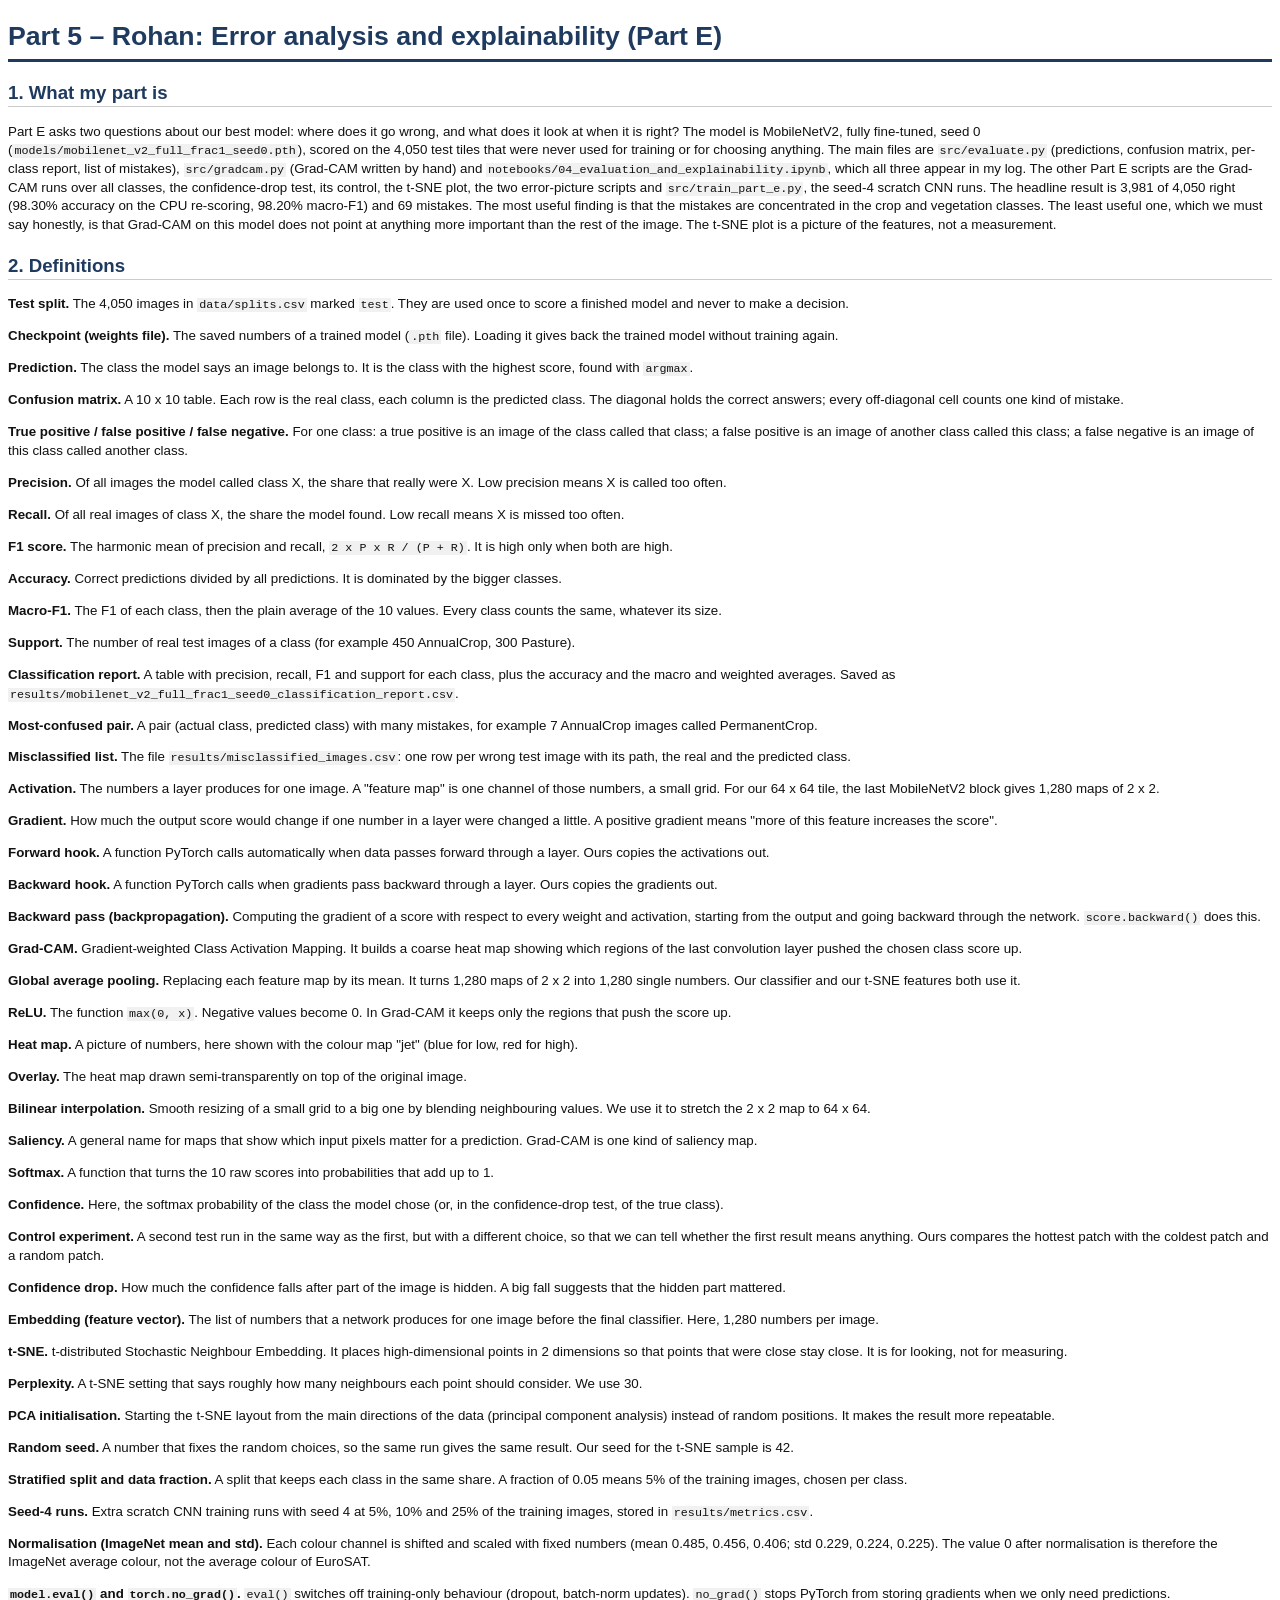
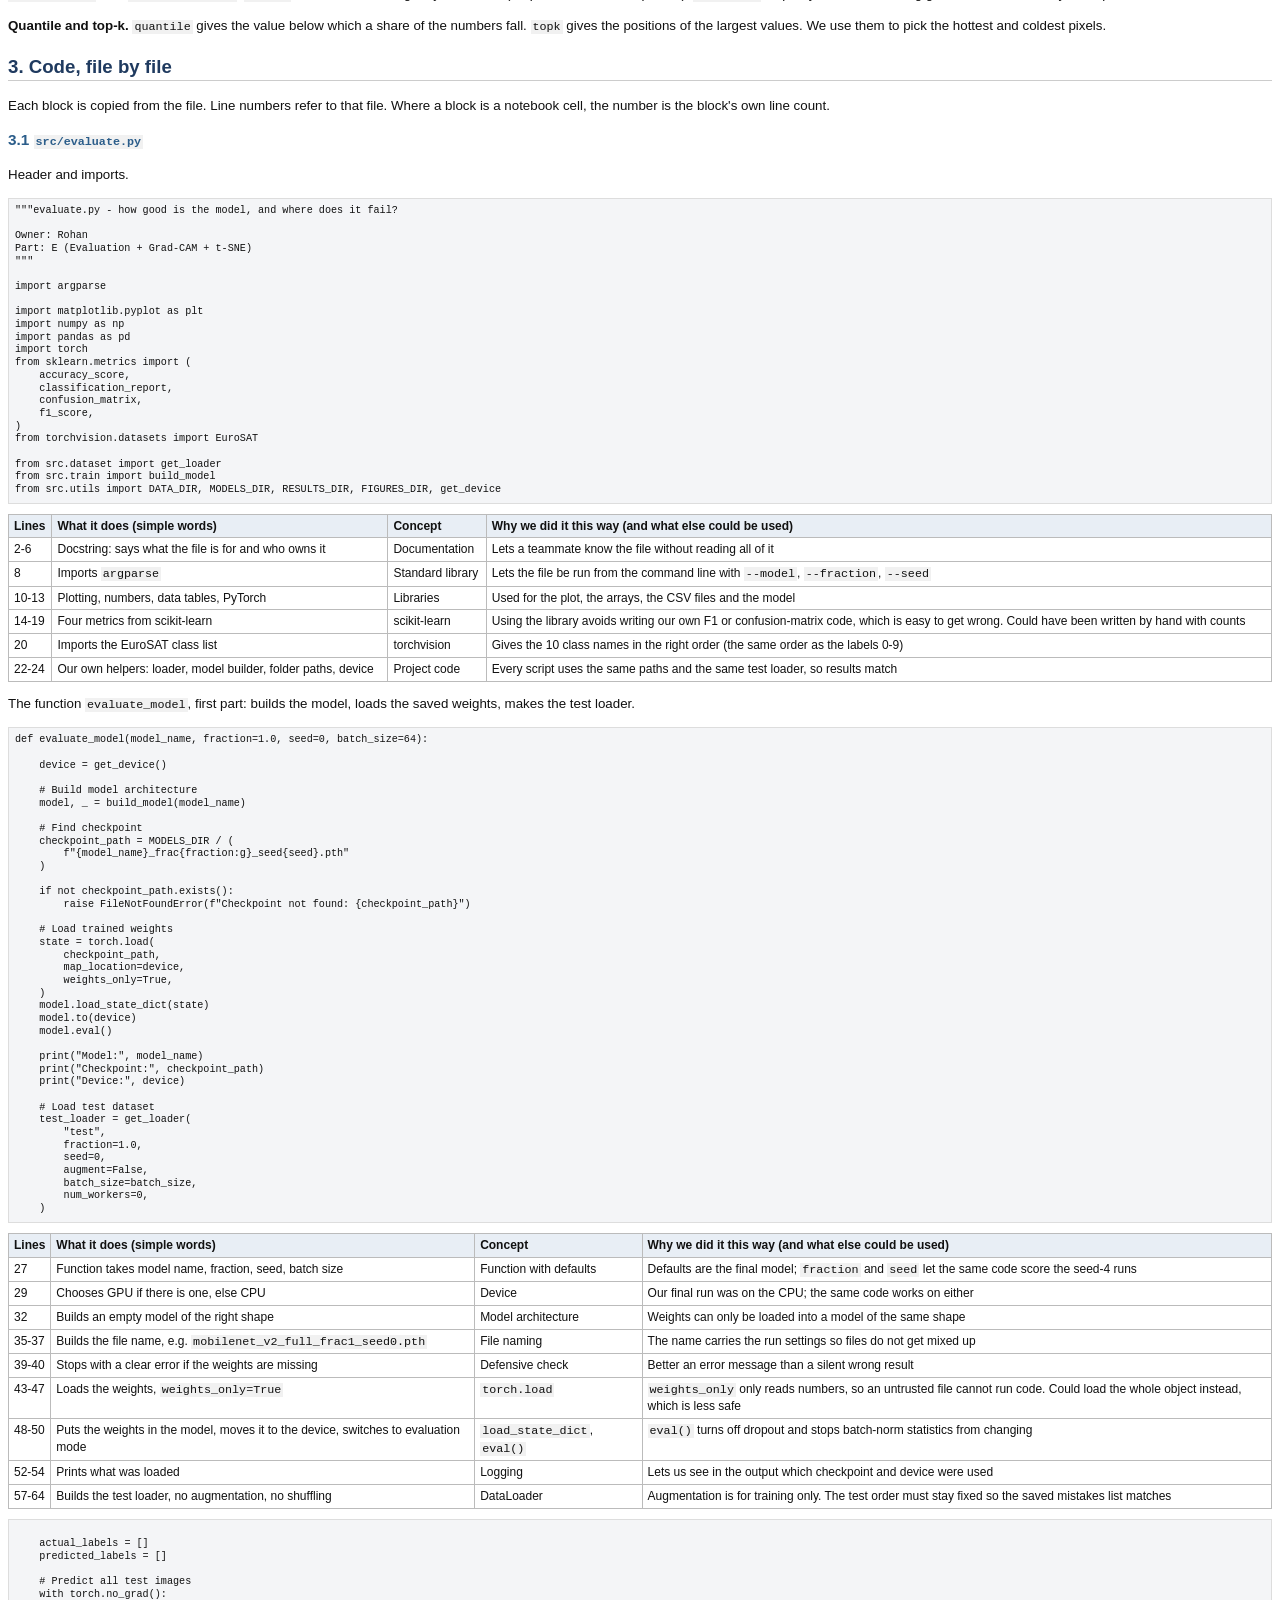
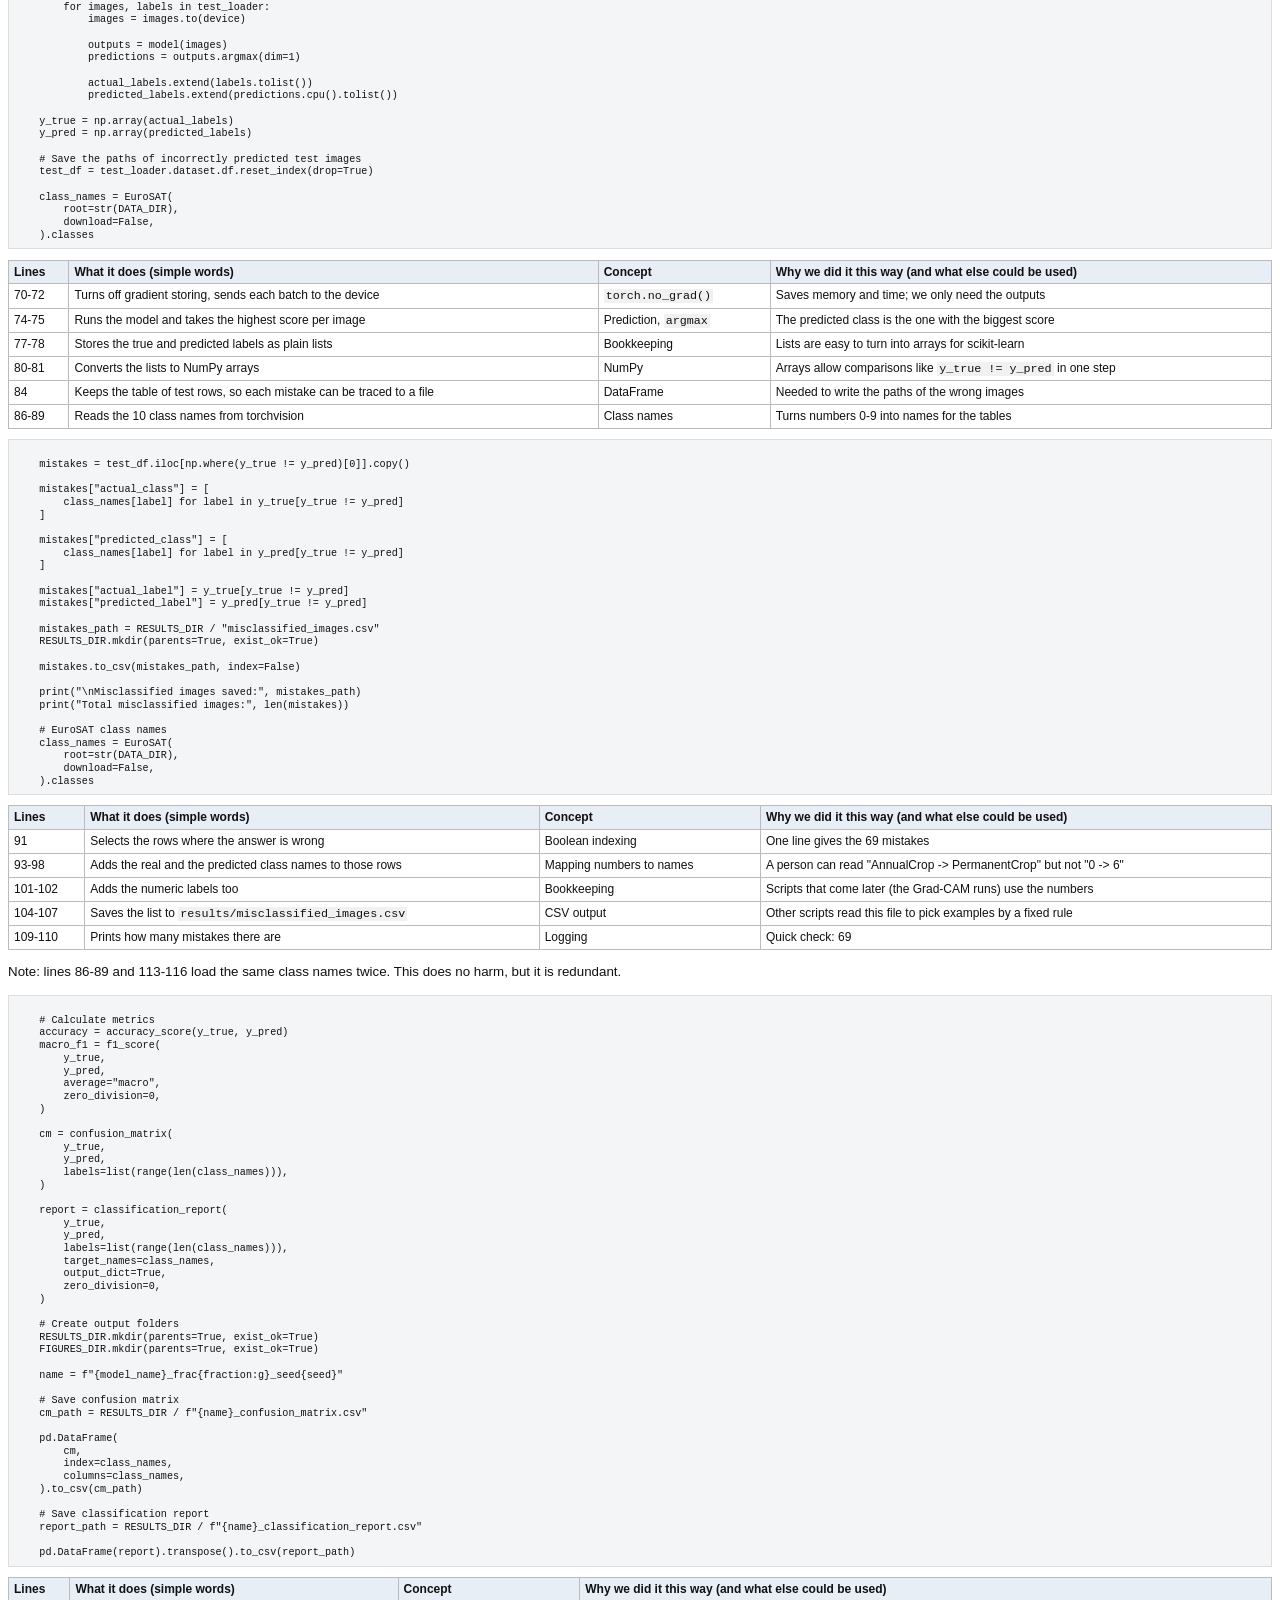
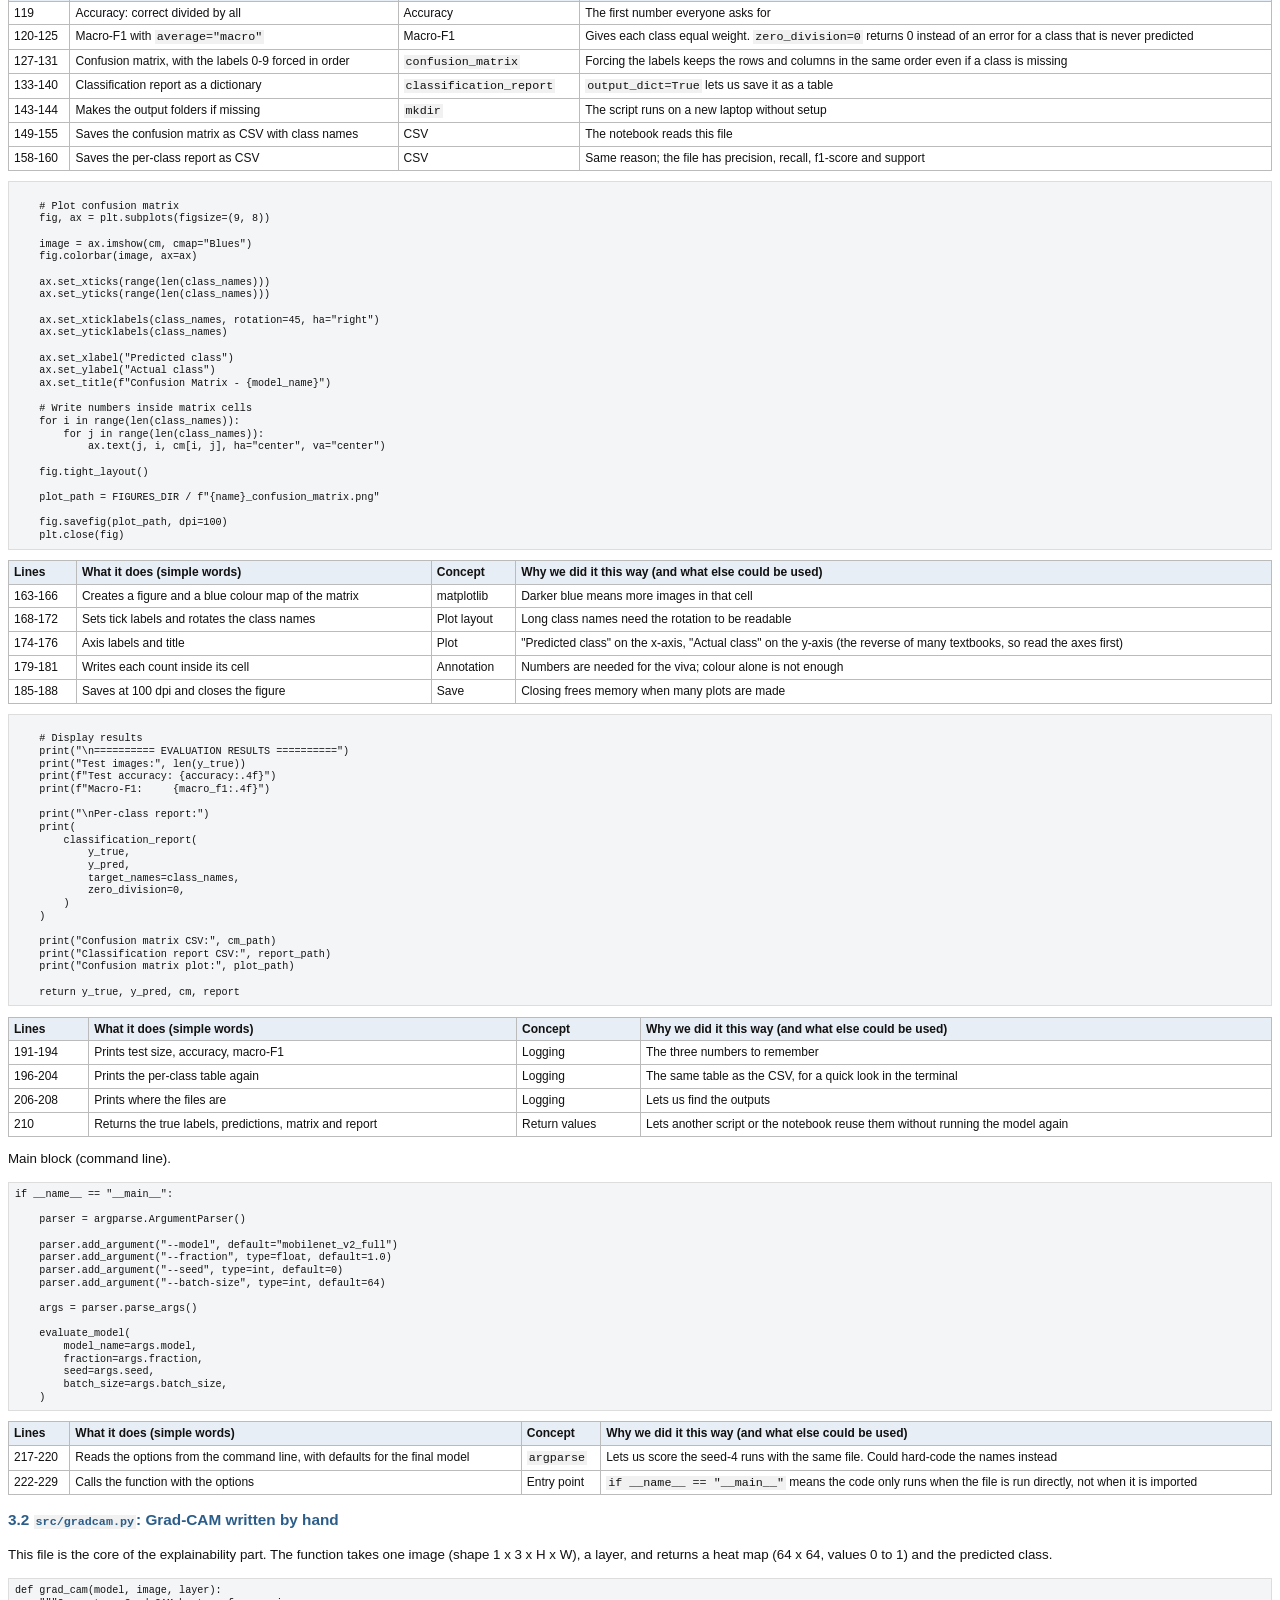
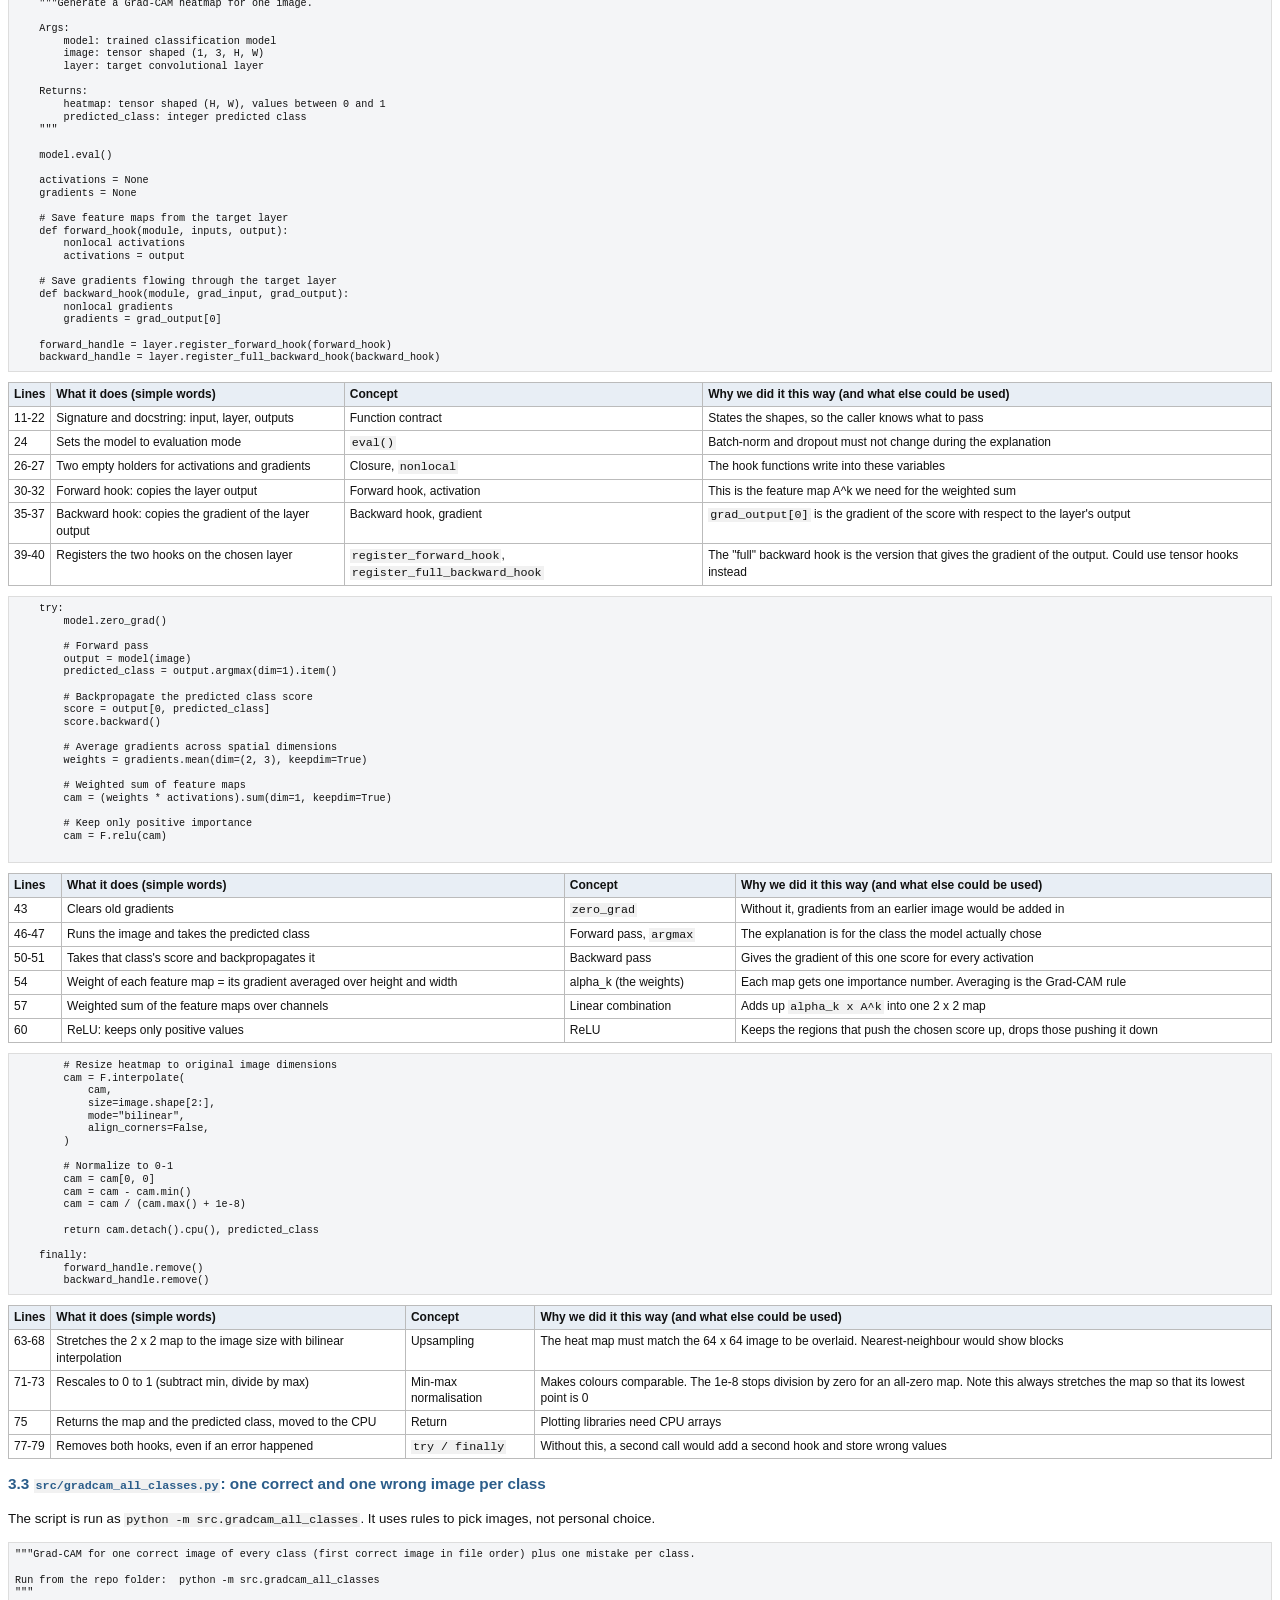
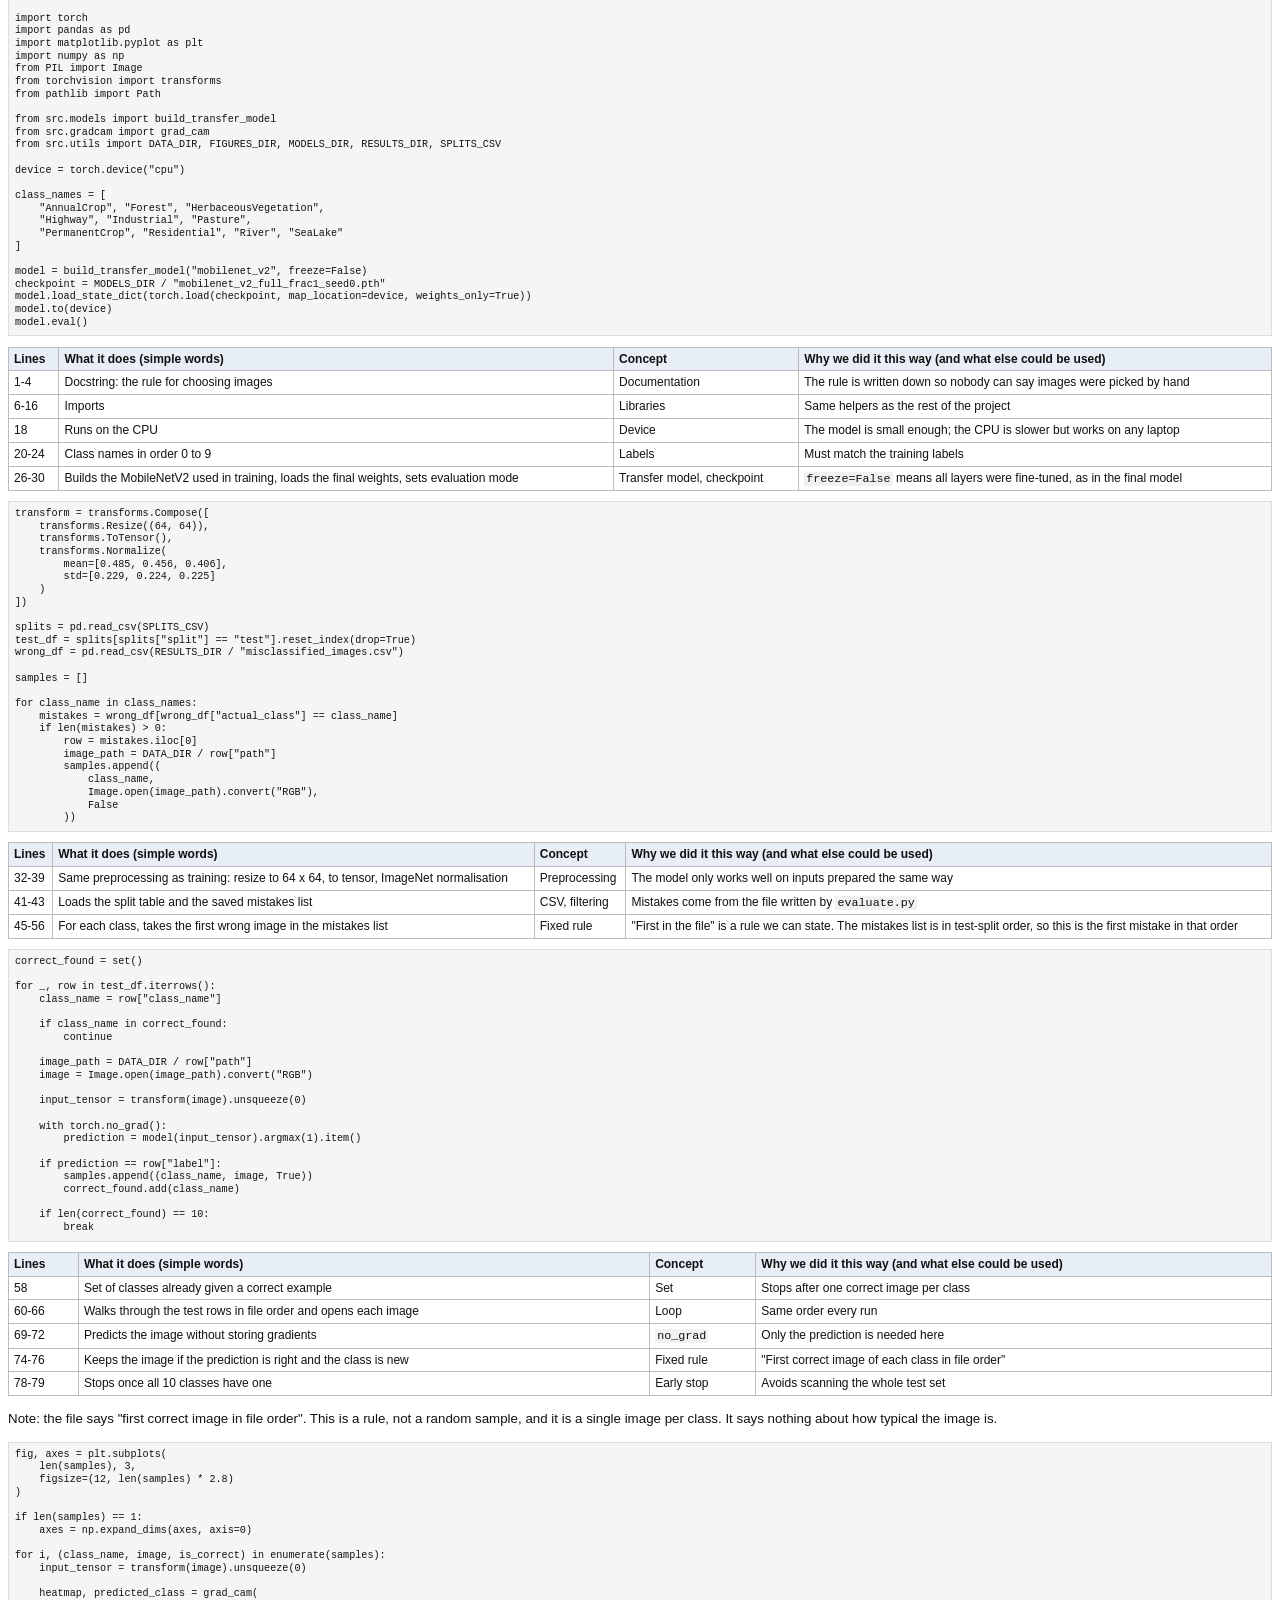
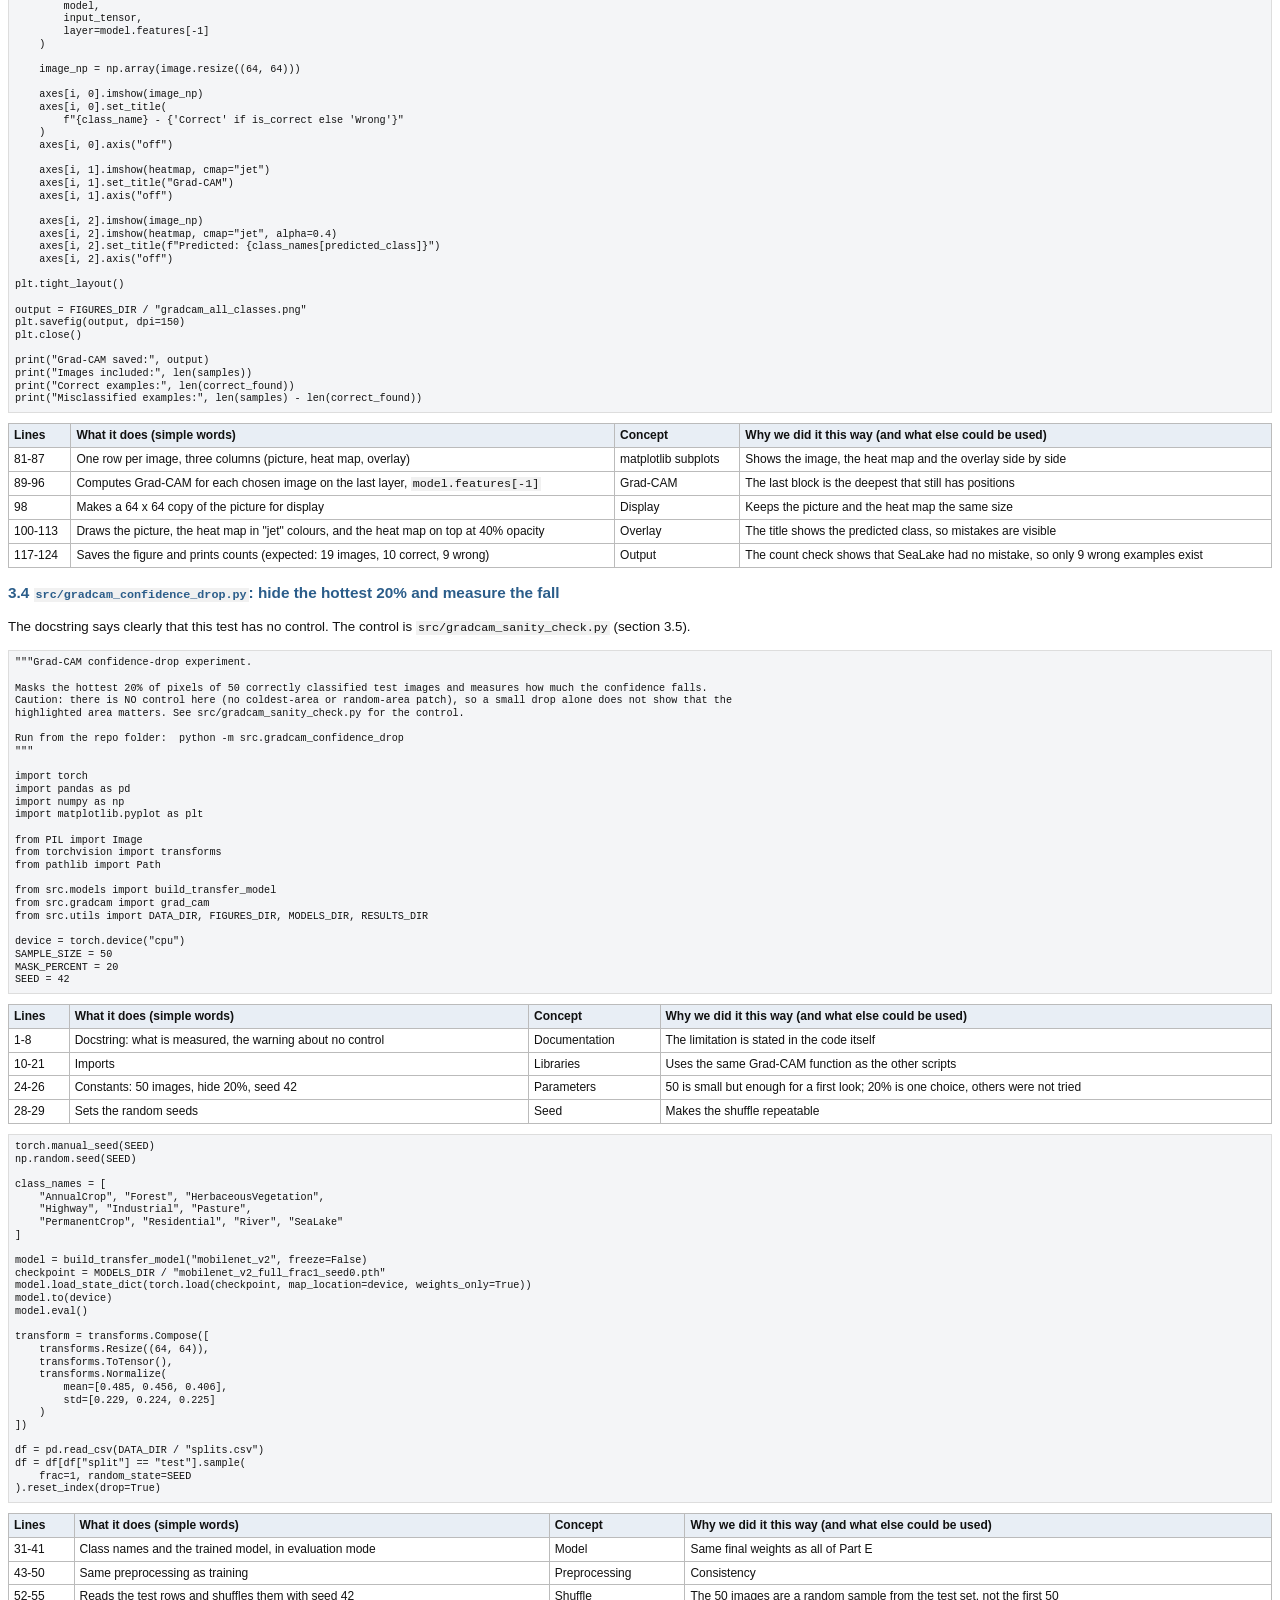
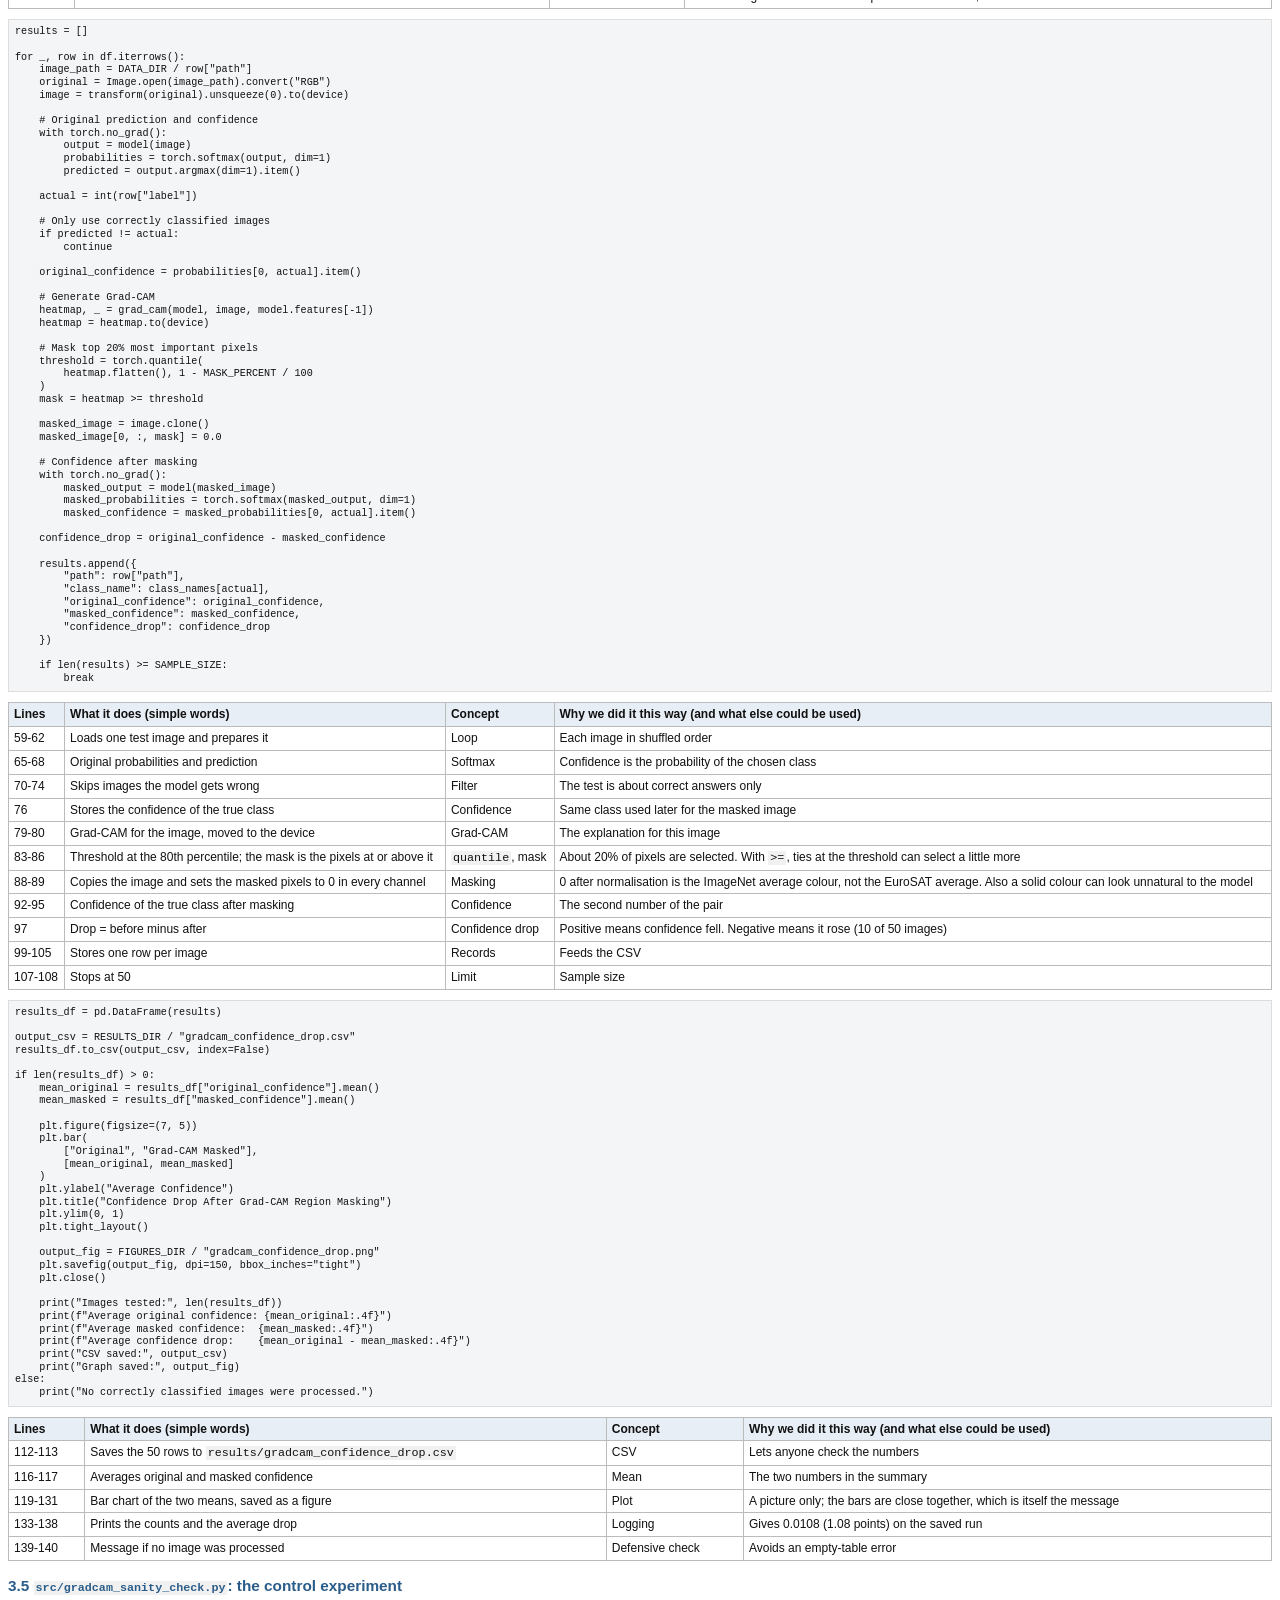
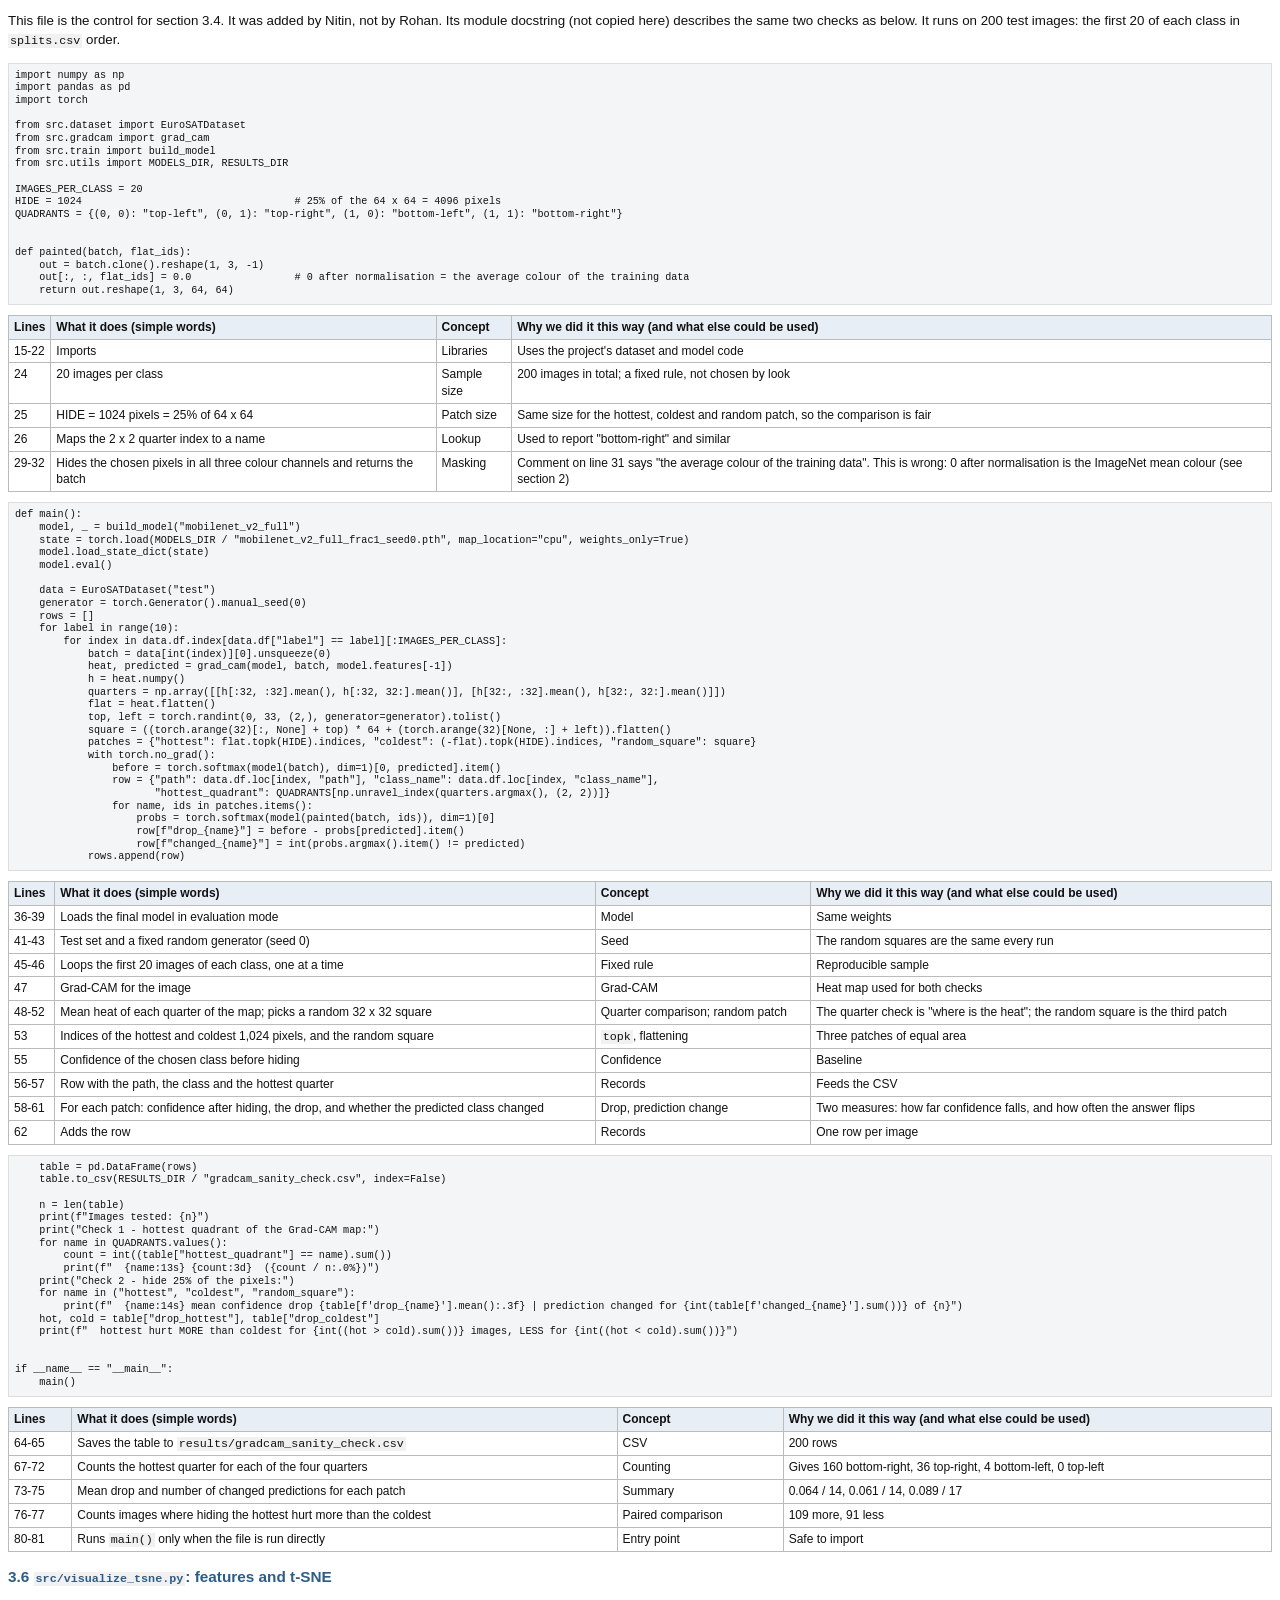
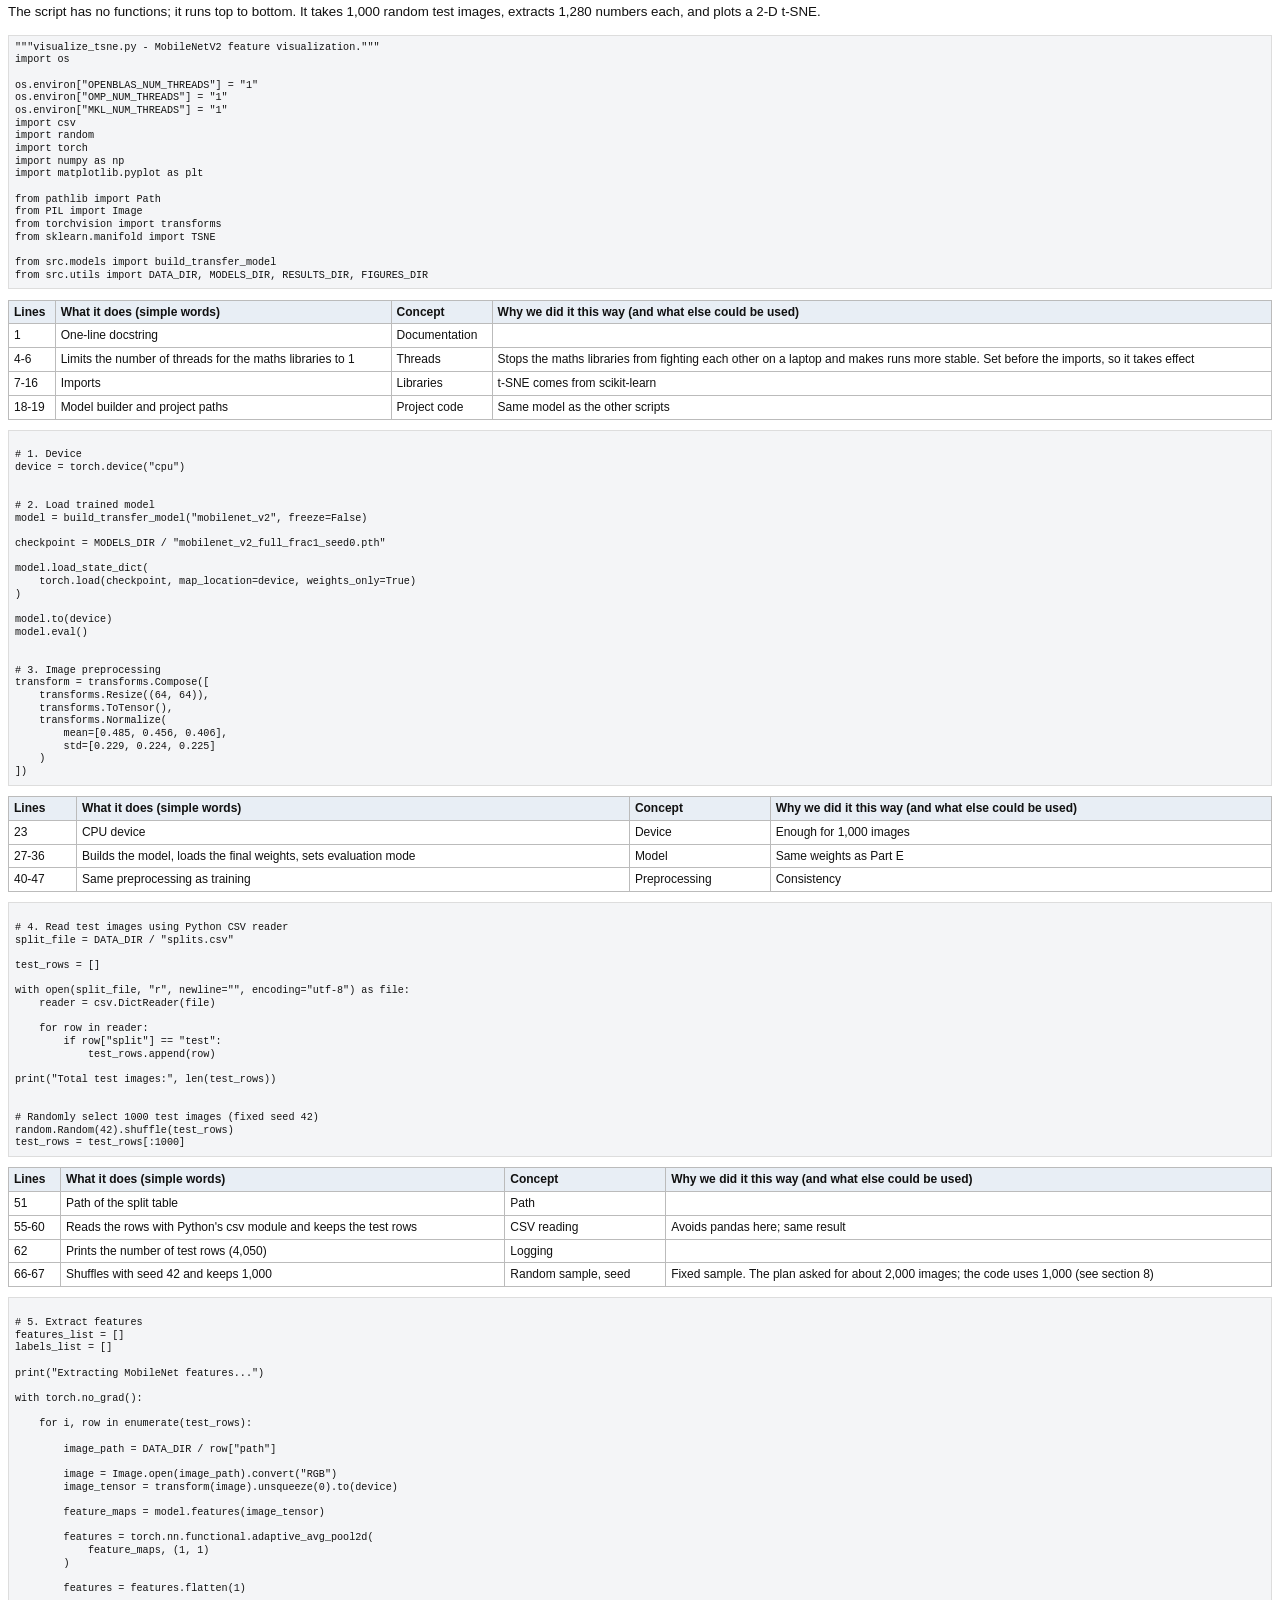
<file: study-guide/Part5_Rohan_Error_Analysis_Explainability.html>
<!doctype html><html><head><meta charset='utf-8'><title>Part5_Rohan_Error_Analysis_Explainability</title><style>
@page { size: A4; margin: 16mm 14mm; }
body { font-family: 'Segoe UI', Arial, sans-serif; font-size: 10pt; line-height: 1.4; color:#111; }
h1 { font-size: 20pt; color:#1f3a5f; border-bottom: 3px solid #1f3a5f; padding-bottom:4px; }
h2 { font-size: 14pt; color:#1f3a5f; margin-top:18px; border-bottom:1px solid #ccc; }
h3 { font-size: 11.5pt; color:#2b5d8a; margin-top:14px; }
table { border-collapse: collapse; width:100%; margin:6px 0 10px; font-size:9pt; page-break-inside:auto; }
th, td { border:1px solid #bbb; padding:3px 5px; vertical-align:top; text-align:left; }
th { background:#e8eef5; }
tr { page-break-inside: avoid; }
pre { background:#f4f5f7; border:1px solid #ddd; padding:6px; font-family: Consolas, 'Courier New', monospace; font-size:7.6pt; line-height:1.25; white-space:pre-wrap; word-wrap:break-word; page-break-inside:auto; }
code { font-family: Consolas, 'Courier New', monospace; font-size:8.8pt; background:#f1f1f1; padding:0 2px; }
pre code { background:none; padding:0; font-size:7.6pt; }
blockquote { border-left:3px solid #8aa; margin:6px 0; padding:2px 10px; color:#333; background:#f7fbfb; }
</style></head><body><h1>Part 5 – Rohan: Error analysis and explainability (Part E)</h1>
<h2>1. What my part is</h2>
<p>Part E asks two questions about our best model: where does it go wrong, and what does it look at when it is right? The model is MobileNetV2, fully fine-tuned, seed 0 (<code>models/mobilenet_v2_full_frac1_seed0.pth</code>), scored on the 4,050 test tiles that were never used for training or for choosing anything. The main files are <code>src/evaluate.py</code> (predictions, confusion matrix, per-class report, list of mistakes), <code>src/gradcam.py</code> (Grad-CAM written by hand) and <code>notebooks/04_evaluation_and_explainability.ipynb</code>, which all three appear in my log. The other Part E scripts are the Grad-CAM runs over all classes, the confidence-drop test, its control, the t-SNE plot, the two error-picture scripts and <code>src/train_part_e.py</code>, the seed-4 scratch CNN runs. The headline result is 3,981 of 4,050 right (98.30% accuracy on the CPU re-scoring, 98.20% macro-F1) and 69 mistakes. The most useful finding is that the mistakes are concentrated in the crop and vegetation classes. The least useful one, which we must say honestly, is that Grad-CAM on this model does not point at anything more important than the rest of the image. The t-SNE plot is a picture of the features, not a measurement.</p>
<h2>2. Definitions</h2>
<p><strong>Test split.</strong> The 4,050 images in <code>data/splits.csv</code> marked <code>test</code>. They are used once to score a finished model and never to make a decision.</p>
<p><strong>Checkpoint (weights file).</strong> The saved numbers of a trained model (<code>.pth</code> file). Loading it gives back the trained model without training again.</p>
<p><strong>Prediction.</strong> The class the model says an image belongs to. It is the class with the highest score, found with <code>argmax</code>.</p>
<p><strong>Confusion matrix.</strong> A 10 x 10 table. Each row is the real class, each column is the predicted class. The diagonal holds the correct answers; every off-diagonal cell counts one kind of mistake.</p>
<p><strong>True positive / false positive / false negative.</strong> For one class: a true positive is an image of the class called that class; a false positive is an image of another class called this class; a false negative is an image of this class called another class.</p>
<p><strong>Precision.</strong> Of all images the model called class X, the share that really were X. Low precision means X is called too often.</p>
<p><strong>Recall.</strong> Of all real images of class X, the share the model found. Low recall means X is missed too often.</p>
<p><strong>F1 score.</strong> The harmonic mean of precision and recall, <code>2 x P x R / (P + R)</code>. It is high only when both are high.</p>
<p><strong>Accuracy.</strong> Correct predictions divided by all predictions. It is dominated by the bigger classes.</p>
<p><strong>Macro-F1.</strong> The F1 of each class, then the plain average of the 10 values. Every class counts the same, whatever its size.</p>
<p><strong>Support.</strong> The number of real test images of a class (for example 450 AnnualCrop, 300 Pasture).</p>
<p><strong>Classification report.</strong> A table with precision, recall, F1 and support for each class, plus the accuracy and the macro and weighted averages. Saved as <code>results/mobilenet_v2_full_frac1_seed0_classification_report.csv</code>.</p>
<p><strong>Most-confused pair.</strong> A pair (actual class, predicted class) with many mistakes, for example 7 AnnualCrop images called PermanentCrop.</p>
<p><strong>Misclassified list.</strong> The file <code>results/misclassified_images.csv</code>: one row per wrong test image with its path, the real and the predicted class.</p>
<p><strong>Activation.</strong> The numbers a layer produces for one image. A "feature map" is one channel of those numbers, a small grid. For our 64 x 64 tile, the last MobileNetV2 block gives 1,280 maps of 2 x 2.</p>
<p><strong>Gradient.</strong> How much the output score would change if one number in a layer were changed a little. A positive gradient means "more of this feature increases the score".</p>
<p><strong>Forward hook.</strong> A function PyTorch calls automatically when data passes forward through a layer. Ours copies the activations out.</p>
<p><strong>Backward hook.</strong> A function PyTorch calls when gradients pass backward through a layer. Ours copies the gradients out.</p>
<p><strong>Backward pass (backpropagation).</strong> Computing the gradient of a score with respect to every weight and activation, starting from the output and going backward through the network. <code>score.backward()</code> does this.</p>
<p><strong>Grad-CAM.</strong> Gradient-weighted Class Activation Mapping. It builds a coarse heat map showing which regions of the last convolution layer pushed the chosen class score up.</p>
<p><strong>Global average pooling.</strong> Replacing each feature map by its mean. It turns 1,280 maps of 2 x 2 into 1,280 single numbers. Our classifier and our t-SNE features both use it.</p>
<p><strong>ReLU.</strong> The function <code>max(0, x)</code>. Negative values become 0. In Grad-CAM it keeps only the regions that push the score up.</p>
<p><strong>Heat map.</strong> A picture of numbers, here shown with the colour map "jet" (blue for low, red for high).</p>
<p><strong>Overlay.</strong> The heat map drawn semi-transparently on top of the original image.</p>
<p><strong>Bilinear interpolation.</strong> Smooth resizing of a small grid to a big one by blending neighbouring values. We use it to stretch the 2 x 2 map to 64 x 64.</p>
<p><strong>Saliency.</strong> A general name for maps that show which input pixels matter for a prediction. Grad-CAM is one kind of saliency map.</p>
<p><strong>Softmax.</strong> A function that turns the 10 raw scores into probabilities that add up to 1.</p>
<p><strong>Confidence.</strong> Here, the softmax probability of the class the model chose (or, in the confidence-drop test, of the true class).</p>
<p><strong>Control experiment.</strong> A second test run in the same way as the first, but with a different choice, so that we can tell whether the first result means anything. Ours compares the hottest patch with the coldest patch and a random patch.</p>
<p><strong>Confidence drop.</strong> How much the confidence falls after part of the image is hidden. A big fall suggests that the hidden part mattered.</p>
<p><strong>Embedding (feature vector).</strong> The list of numbers that a network produces for one image before the final classifier. Here, 1,280 numbers per image.</p>
<p><strong>t-SNE.</strong> t-distributed Stochastic Neighbour Embedding. It places high-dimensional points in 2 dimensions so that points that were close stay close. It is for looking, not for measuring.</p>
<p><strong>Perplexity.</strong> A t-SNE setting that says roughly how many neighbours each point should consider. We use 30.</p>
<p><strong>PCA initialisation.</strong> Starting the t-SNE layout from the main directions of the data (principal component analysis) instead of random positions. It makes the result more repeatable.</p>
<p><strong>Random seed.</strong> A number that fixes the random choices, so the same run gives the same result. Our seed for the t-SNE sample is 42.</p>
<p><strong>Stratified split and data fraction.</strong> A split that keeps each class in the same share. A fraction of 0.05 means 5% of the training images, chosen per class.</p>
<p><strong>Seed-4 runs.</strong> Extra scratch CNN training runs with seed 4 at 5%, 10% and 25% of the training images, stored in <code>results/metrics.csv</code>.</p>
<p><strong>Normalisation (ImageNet mean and std).</strong> Each colour channel is shifted and scaled with fixed numbers (mean 0.485, 0.456, 0.406; std 0.229, 0.224, 0.225). The value 0 after normalisation is therefore the ImageNet average colour, not the average colour of EuroSAT.</p>
<p><strong><code>model.eval()</code> and <code>torch.no_grad()</code>.</strong> <code>eval()</code> switches off training-only behaviour (dropout, batch-norm updates). <code>no_grad()</code> stops PyTorch from storing gradients when we only need predictions.</p>
<p><strong>Quantile and top-k.</strong> <code>quantile</code> gives the value below which a share of the numbers fall. <code>topk</code> gives the positions of the largest values. We use them to pick the hottest and coldest pixels.</p>
<h2>3. Code, file by file</h2>
<p>Each block is copied from the file. Line numbers refer to that file. Where a block is a notebook cell, the number is the block's own line count.</p>
<h3>3.1 <code>src/evaluate.py</code></h3>
<p>Header and imports.</p>
<pre><code class="language-python">&quot;&quot;&quot;evaluate.py - how good is the model, and where does it fail?

Owner: Rohan
Part: E (Evaluation + Grad-CAM + t-SNE)
&quot;&quot;&quot;

import argparse

import matplotlib.pyplot as plt
import numpy as np
import pandas as pd
import torch
from sklearn.metrics import (
    accuracy_score,
    classification_report,
    confusion_matrix,
    f1_score,
)
from torchvision.datasets import EuroSAT

from src.dataset import get_loader
from src.train import build_model
from src.utils import DATA_DIR, MODELS_DIR, RESULTS_DIR, FIGURES_DIR, get_device
</code></pre>
<table>
<thead>
<tr>
<th>Lines</th>
<th>What it does (simple words)</th>
<th>Concept</th>
<th>Why we did it this way (and what else could be used)</th>
</tr>
</thead>
<tbody>
<tr>
<td>2-6</td>
<td>Docstring: says what the file is for and who owns it</td>
<td>Documentation</td>
<td>Lets a teammate know the file without reading all of it</td>
</tr>
<tr>
<td>8</td>
<td>Imports <code>argparse</code></td>
<td>Standard library</td>
<td>Lets the file be run from the command line with <code>--model</code>, <code>--fraction</code>, <code>--seed</code></td>
</tr>
<tr>
<td>10-13</td>
<td>Plotting, numbers, data tables, PyTorch</td>
<td>Libraries</td>
<td>Used for the plot, the arrays, the CSV files and the model</td>
</tr>
<tr>
<td>14-19</td>
<td>Four metrics from scikit-learn</td>
<td>scikit-learn</td>
<td>Using the library avoids writing our own F1 or confusion-matrix code, which is easy to get wrong. Could have been written by hand with counts</td>
</tr>
<tr>
<td>20</td>
<td>Imports the EuroSAT class list</td>
<td>torchvision</td>
<td>Gives the 10 class names in the right order (the same order as the labels 0-9)</td>
</tr>
<tr>
<td>22-24</td>
<td>Our own helpers: loader, model builder, folder paths, device</td>
<td>Project code</td>
<td>Every script uses the same paths and the same test loader, so results match</td>
</tr>
</tbody>
</table>
<p>The function <code>evaluate_model</code>, first part: builds the model, loads the saved weights, makes the test loader.</p>
<pre><code class="language-python">def evaluate_model(model_name, fraction=1.0, seed=0, batch_size=64):

    device = get_device()

    # Build model architecture
    model, _ = build_model(model_name)

    # Find checkpoint
    checkpoint_path = MODELS_DIR / (
        f&quot;{model_name}_frac{fraction:g}_seed{seed}.pth&quot;
    )

    if not checkpoint_path.exists():
        raise FileNotFoundError(f&quot;Checkpoint not found: {checkpoint_path}&quot;)

    # Load trained weights
    state = torch.load(
        checkpoint_path,
        map_location=device,
        weights_only=True,
    )
    model.load_state_dict(state)
    model.to(device)
    model.eval()

    print(&quot;Model:&quot;, model_name)
    print(&quot;Checkpoint:&quot;, checkpoint_path)
    print(&quot;Device:&quot;, device)

    # Load test dataset
    test_loader = get_loader(
        &quot;test&quot;,
        fraction=1.0,
        seed=0,
        augment=False,
        batch_size=batch_size,
        num_workers=0,
    )
</code></pre>
<table>
<thead>
<tr>
<th>Lines</th>
<th>What it does (simple words)</th>
<th>Concept</th>
<th>Why we did it this way (and what else could be used)</th>
</tr>
</thead>
<tbody>
<tr>
<td>27</td>
<td>Function takes model name, fraction, seed, batch size</td>
<td>Function with defaults</td>
<td>Defaults are the final model; <code>fraction</code> and <code>seed</code> let the same code score the seed-4 runs</td>
</tr>
<tr>
<td>29</td>
<td>Chooses GPU if there is one, else CPU</td>
<td>Device</td>
<td>Our final run was on the CPU; the same code works on either</td>
</tr>
<tr>
<td>32</td>
<td>Builds an empty model of the right shape</td>
<td>Model architecture</td>
<td>Weights can only be loaded into a model of the same shape</td>
</tr>
<tr>
<td>35-37</td>
<td>Builds the file name, e.g. <code>mobilenet_v2_full_frac1_seed0.pth</code></td>
<td>File naming</td>
<td>The name carries the run settings so files do not get mixed up</td>
</tr>
<tr>
<td>39-40</td>
<td>Stops with a clear error if the weights are missing</td>
<td>Defensive check</td>
<td>Better an error message than a silent wrong result</td>
</tr>
<tr>
<td>43-47</td>
<td>Loads the weights, <code>weights_only=True</code></td>
<td><code>torch.load</code></td>
<td><code>weights_only</code> only reads numbers, so an untrusted file cannot run code. Could load the whole object instead, which is less safe</td>
</tr>
<tr>
<td>48-50</td>
<td>Puts the weights in the model, moves it to the device, switches to evaluation mode</td>
<td><code>load_state_dict</code>, <code>eval()</code></td>
<td><code>eval()</code> turns off dropout and stops batch-norm statistics from changing</td>
</tr>
<tr>
<td>52-54</td>
<td>Prints what was loaded</td>
<td>Logging</td>
<td>Lets us see in the output which checkpoint and device were used</td>
</tr>
<tr>
<td>57-64</td>
<td>Builds the test loader, no augmentation, no shuffling</td>
<td>DataLoader</td>
<td>Augmentation is for training only. The test order must stay fixed so the saved mistakes list matches</td>
</tr>
</tbody>
</table>
<pre><code class="language-python">
    actual_labels = []
    predicted_labels = []

    # Predict all test images
    with torch.no_grad():
        for images, labels in test_loader:
            images = images.to(device)

            outputs = model(images)
            predictions = outputs.argmax(dim=1)

            actual_labels.extend(labels.tolist())
            predicted_labels.extend(predictions.cpu().tolist())

    y_true = np.array(actual_labels)
    y_pred = np.array(predicted_labels)

    # Save the paths of incorrectly predicted test images
    test_df = test_loader.dataset.df.reset_index(drop=True)

    class_names = EuroSAT(
        root=str(DATA_DIR),
        download=False,
    ).classes
</code></pre>
<table>
<thead>
<tr>
<th>Lines</th>
<th>What it does (simple words)</th>
<th>Concept</th>
<th>Why we did it this way (and what else could be used)</th>
</tr>
</thead>
<tbody>
<tr>
<td>70-72</td>
<td>Turns off gradient storing, sends each batch to the device</td>
<td><code>torch.no_grad()</code></td>
<td>Saves memory and time; we only need the outputs</td>
</tr>
<tr>
<td>74-75</td>
<td>Runs the model and takes the highest score per image</td>
<td>Prediction, <code>argmax</code></td>
<td>The predicted class is the one with the biggest score</td>
</tr>
<tr>
<td>77-78</td>
<td>Stores the true and predicted labels as plain lists</td>
<td>Bookkeeping</td>
<td>Lists are easy to turn into arrays for scikit-learn</td>
</tr>
<tr>
<td>80-81</td>
<td>Converts the lists to NumPy arrays</td>
<td>NumPy</td>
<td>Arrays allow comparisons like <code>y_true != y_pred</code> in one step</td>
</tr>
<tr>
<td>84</td>
<td>Keeps the table of test rows, so each mistake can be traced to a file</td>
<td>DataFrame</td>
<td>Needed to write the paths of the wrong images</td>
</tr>
<tr>
<td>86-89</td>
<td>Reads the 10 class names from torchvision</td>
<td>Class names</td>
<td>Turns numbers 0-9 into names for the tables</td>
</tr>
</tbody>
</table>
<pre><code class="language-python">
    mistakes = test_df.iloc[np.where(y_true != y_pred)[0]].copy()

    mistakes[&quot;actual_class&quot;] = [
        class_names[label] for label in y_true[y_true != y_pred]
    ]

    mistakes[&quot;predicted_class&quot;] = [
        class_names[label] for label in y_pred[y_true != y_pred]
    ]

    mistakes[&quot;actual_label&quot;] = y_true[y_true != y_pred]
    mistakes[&quot;predicted_label&quot;] = y_pred[y_true != y_pred]

    mistakes_path = RESULTS_DIR / &quot;misclassified_images.csv&quot;
    RESULTS_DIR.mkdir(parents=True, exist_ok=True)

    mistakes.to_csv(mistakes_path, index=False)

    print(&quot;\nMisclassified images saved:&quot;, mistakes_path)
    print(&quot;Total misclassified images:&quot;, len(mistakes))

    # EuroSAT class names
    class_names = EuroSAT(
        root=str(DATA_DIR),
        download=False,
    ).classes
</code></pre>
<table>
<thead>
<tr>
<th>Lines</th>
<th>What it does (simple words)</th>
<th>Concept</th>
<th>Why we did it this way (and what else could be used)</th>
</tr>
</thead>
<tbody>
<tr>
<td>91</td>
<td>Selects the rows where the answer is wrong</td>
<td>Boolean indexing</td>
<td>One line gives the 69 mistakes</td>
</tr>
<tr>
<td>93-98</td>
<td>Adds the real and the predicted class names to those rows</td>
<td>Mapping numbers to names</td>
<td>A person can read "AnnualCrop -&gt; PermanentCrop" but not "0 -&gt; 6"</td>
</tr>
<tr>
<td>101-102</td>
<td>Adds the numeric labels too</td>
<td>Bookkeeping</td>
<td>Scripts that come later (the Grad-CAM runs) use the numbers</td>
</tr>
<tr>
<td>104-107</td>
<td>Saves the list to <code>results/misclassified_images.csv</code></td>
<td>CSV output</td>
<td>Other scripts read this file to pick examples by a fixed rule</td>
</tr>
<tr>
<td>109-110</td>
<td>Prints how many mistakes there are</td>
<td>Logging</td>
<td>Quick check: 69</td>
</tr>
</tbody>
</table>
<p>Note: lines 86-89 and 113-116 load the same class names twice. This does no harm, but it is redundant.</p>
<pre><code class="language-python">
    # Calculate metrics
    accuracy = accuracy_score(y_true, y_pred)
    macro_f1 = f1_score(
        y_true,
        y_pred,
        average=&quot;macro&quot;,
        zero_division=0,
    )

    cm = confusion_matrix(
        y_true,
        y_pred,
        labels=list(range(len(class_names))),
    )

    report = classification_report(
        y_true,
        y_pred,
        labels=list(range(len(class_names))),
        target_names=class_names,
        output_dict=True,
        zero_division=0,
    )

    # Create output folders
    RESULTS_DIR.mkdir(parents=True, exist_ok=True)
    FIGURES_DIR.mkdir(parents=True, exist_ok=True)

    name = f&quot;{model_name}_frac{fraction:g}_seed{seed}&quot;

    # Save confusion matrix
    cm_path = RESULTS_DIR / f&quot;{name}_confusion_matrix.csv&quot;

    pd.DataFrame(
        cm,
        index=class_names,
        columns=class_names,
    ).to_csv(cm_path)

    # Save classification report
    report_path = RESULTS_DIR / f&quot;{name}_classification_report.csv&quot;

    pd.DataFrame(report).transpose().to_csv(report_path)
</code></pre>
<table>
<thead>
<tr>
<th>Lines</th>
<th>What it does (simple words)</th>
<th>Concept</th>
<th>Why we did it this way (and what else could be used)</th>
</tr>
</thead>
<tbody>
<tr>
<td>119</td>
<td>Accuracy: correct divided by all</td>
<td>Accuracy</td>
<td>The first number everyone asks for</td>
</tr>
<tr>
<td>120-125</td>
<td>Macro-F1 with <code>average="macro"</code></td>
<td>Macro-F1</td>
<td>Gives each class equal weight. <code>zero_division=0</code> returns 0 instead of an error for a class that is never predicted</td>
</tr>
<tr>
<td>127-131</td>
<td>Confusion matrix, with the labels 0-9 forced in order</td>
<td><code>confusion_matrix</code></td>
<td>Forcing the labels keeps the rows and columns in the same order even if a class is missing</td>
</tr>
<tr>
<td>133-140</td>
<td>Classification report as a dictionary</td>
<td><code>classification_report</code></td>
<td><code>output_dict=True</code> lets us save it as a table</td>
</tr>
<tr>
<td>143-144</td>
<td>Makes the output folders if missing</td>
<td><code>mkdir</code></td>
<td>The script runs on a new laptop without setup</td>
</tr>
<tr>
<td>149-155</td>
<td>Saves the confusion matrix as CSV with class names</td>
<td>CSV</td>
<td>The notebook reads this file</td>
</tr>
<tr>
<td>158-160</td>
<td>Saves the per-class report as CSV</td>
<td>CSV</td>
<td>Same reason; the file has precision, recall, f1-score and support</td>
</tr>
</tbody>
</table>
<pre><code class="language-python">
    # Plot confusion matrix
    fig, ax = plt.subplots(figsize=(9, 8))

    image = ax.imshow(cm, cmap=&quot;Blues&quot;)
    fig.colorbar(image, ax=ax)

    ax.set_xticks(range(len(class_names)))
    ax.set_yticks(range(len(class_names)))

    ax.set_xticklabels(class_names, rotation=45, ha=&quot;right&quot;)
    ax.set_yticklabels(class_names)

    ax.set_xlabel(&quot;Predicted class&quot;)
    ax.set_ylabel(&quot;Actual class&quot;)
    ax.set_title(f&quot;Confusion Matrix - {model_name}&quot;)

    # Write numbers inside matrix cells
    for i in range(len(class_names)):
        for j in range(len(class_names)):
            ax.text(j, i, cm[i, j], ha=&quot;center&quot;, va=&quot;center&quot;)

    fig.tight_layout()

    plot_path = FIGURES_DIR / f&quot;{name}_confusion_matrix.png&quot;

    fig.savefig(plot_path, dpi=100)
    plt.close(fig)
</code></pre>
<table>
<thead>
<tr>
<th>Lines</th>
<th>What it does (simple words)</th>
<th>Concept</th>
<th>Why we did it this way (and what else could be used)</th>
</tr>
</thead>
<tbody>
<tr>
<td>163-166</td>
<td>Creates a figure and a blue colour map of the matrix</td>
<td>matplotlib</td>
<td>Darker blue means more images in that cell</td>
</tr>
<tr>
<td>168-172</td>
<td>Sets tick labels and rotates the class names</td>
<td>Plot layout</td>
<td>Long class names need the rotation to be readable</td>
</tr>
<tr>
<td>174-176</td>
<td>Axis labels and title</td>
<td>Plot</td>
<td>"Predicted class" on the x-axis, "Actual class" on the y-axis (the reverse of many textbooks, so read the axes first)</td>
</tr>
<tr>
<td>179-181</td>
<td>Writes each count inside its cell</td>
<td>Annotation</td>
<td>Numbers are needed for the viva; colour alone is not enough</td>
</tr>
<tr>
<td>185-188</td>
<td>Saves at 100 dpi and closes the figure</td>
<td>Save</td>
<td>Closing frees memory when many plots are made</td>
</tr>
</tbody>
</table>
<pre><code class="language-python">
    # Display results
    print(&quot;\n========== EVALUATION RESULTS ==========&quot;)
    print(&quot;Test images:&quot;, len(y_true))
    print(f&quot;Test accuracy: {accuracy:.4f}&quot;)
    print(f&quot;Macro-F1:     {macro_f1:.4f}&quot;)

    print(&quot;\nPer-class report:&quot;)
    print(
        classification_report(
            y_true,
            y_pred,
            target_names=class_names,
            zero_division=0,
        )
    )

    print(&quot;Confusion matrix CSV:&quot;, cm_path)
    print(&quot;Classification report CSV:&quot;, report_path)
    print(&quot;Confusion matrix plot:&quot;, plot_path)

    return y_true, y_pred, cm, report
</code></pre>
<table>
<thead>
<tr>
<th>Lines</th>
<th>What it does (simple words)</th>
<th>Concept</th>
<th>Why we did it this way (and what else could be used)</th>
</tr>
</thead>
<tbody>
<tr>
<td>191-194</td>
<td>Prints test size, accuracy, macro-F1</td>
<td>Logging</td>
<td>The three numbers to remember</td>
</tr>
<tr>
<td>196-204</td>
<td>Prints the per-class table again</td>
<td>Logging</td>
<td>The same table as the CSV, for a quick look in the terminal</td>
</tr>
<tr>
<td>206-208</td>
<td>Prints where the files are</td>
<td>Logging</td>
<td>Lets us find the outputs</td>
</tr>
<tr>
<td>210</td>
<td>Returns the true labels, predictions, matrix and report</td>
<td>Return values</td>
<td>Lets another script or the notebook reuse them without running the model again</td>
</tr>
</tbody>
</table>
<p>Main block (command line).</p>
<pre><code class="language-python">if __name__ == &quot;__main__&quot;:

    parser = argparse.ArgumentParser()

    parser.add_argument(&quot;--model&quot;, default=&quot;mobilenet_v2_full&quot;)
    parser.add_argument(&quot;--fraction&quot;, type=float, default=1.0)
    parser.add_argument(&quot;--seed&quot;, type=int, default=0)
    parser.add_argument(&quot;--batch-size&quot;, type=int, default=64)

    args = parser.parse_args()

    evaluate_model(
        model_name=args.model,
        fraction=args.fraction,
        seed=args.seed,
        batch_size=args.batch_size,
    )
</code></pre>
<table>
<thead>
<tr>
<th>Lines</th>
<th>What it does (simple words)</th>
<th>Concept</th>
<th>Why we did it this way (and what else could be used)</th>
</tr>
</thead>
<tbody>
<tr>
<td>217-220</td>
<td>Reads the options from the command line, with defaults for the final model</td>
<td><code>argparse</code></td>
<td>Lets us score the seed-4 runs with the same file. Could hard-code the names instead</td>
</tr>
<tr>
<td>222-229</td>
<td>Calls the function with the options</td>
<td>Entry point</td>
<td><code>if __name__ == "__main__"</code> means the code only runs when the file is run directly, not when it is imported</td>
</tr>
</tbody>
</table>
<h3>3.2 <code>src/gradcam.py</code>: Grad-CAM written by hand</h3>
<p>This file is the core of the explainability part. The function takes one image (shape 1 x 3 x H x W), a layer, and returns a heat map (64 x 64, values 0 to 1) and the predicted class.</p>
<pre><code class="language-python">def grad_cam(model, image, layer):
    &quot;&quot;&quot;Generate a Grad-CAM heatmap for one image.

    Args:
        model: trained classification model
        image: tensor shaped (1, 3, H, W)
        layer: target convolutional layer

    Returns:
        heatmap: tensor shaped (H, W), values between 0 and 1
        predicted_class: integer predicted class
    &quot;&quot;&quot;

    model.eval()

    activations = None
    gradients = None

    # Save feature maps from the target layer
    def forward_hook(module, inputs, output):
        nonlocal activations
        activations = output

    # Save gradients flowing through the target layer
    def backward_hook(module, grad_input, grad_output):
        nonlocal gradients
        gradients = grad_output[0]

    forward_handle = layer.register_forward_hook(forward_hook)
    backward_handle = layer.register_full_backward_hook(backward_hook)
</code></pre>
<table>
<thead>
<tr>
<th>Lines</th>
<th>What it does (simple words)</th>
<th>Concept</th>
<th>Why we did it this way (and what else could be used)</th>
</tr>
</thead>
<tbody>
<tr>
<td>11-22</td>
<td>Signature and docstring: input, layer, outputs</td>
<td>Function contract</td>
<td>States the shapes, so the caller knows what to pass</td>
</tr>
<tr>
<td>24</td>
<td>Sets the model to evaluation mode</td>
<td><code>eval()</code></td>
<td>Batch-norm and dropout must not change during the explanation</td>
</tr>
<tr>
<td>26-27</td>
<td>Two empty holders for activations and gradients</td>
<td>Closure, <code>nonlocal</code></td>
<td>The hook functions write into these variables</td>
</tr>
<tr>
<td>30-32</td>
<td>Forward hook: copies the layer output</td>
<td>Forward hook, activation</td>
<td>This is the feature map A^k we need for the weighted sum</td>
</tr>
<tr>
<td>35-37</td>
<td>Backward hook: copies the gradient of the layer output</td>
<td>Backward hook, gradient</td>
<td><code>grad_output[0]</code> is the gradient of the score with respect to the layer's output</td>
</tr>
<tr>
<td>39-40</td>
<td>Registers the two hooks on the chosen layer</td>
<td><code>register_forward_hook</code>, <code>register_full_backward_hook</code></td>
<td>The "full" backward hook is the version that gives the gradient of the output. Could use tensor hooks instead</td>
</tr>
</tbody>
</table>
<pre><code class="language-python">    try:
        model.zero_grad()

        # Forward pass
        output = model(image)
        predicted_class = output.argmax(dim=1).item()

        # Backpropagate the predicted class score
        score = output[0, predicted_class]
        score.backward()

        # Average gradients across spatial dimensions
        weights = gradients.mean(dim=(2, 3), keepdim=True)

        # Weighted sum of feature maps
        cam = (weights * activations).sum(dim=1, keepdim=True)

        # Keep only positive importance
        cam = F.relu(cam)

</code></pre>
<table>
<thead>
<tr>
<th>Lines</th>
<th>What it does (simple words)</th>
<th>Concept</th>
<th>Why we did it this way (and what else could be used)</th>
</tr>
</thead>
<tbody>
<tr>
<td>43</td>
<td>Clears old gradients</td>
<td><code>zero_grad</code></td>
<td>Without it, gradients from an earlier image would be added in</td>
</tr>
<tr>
<td>46-47</td>
<td>Runs the image and takes the predicted class</td>
<td>Forward pass, <code>argmax</code></td>
<td>The explanation is for the class the model actually chose</td>
</tr>
<tr>
<td>50-51</td>
<td>Takes that class's score and backpropagates it</td>
<td>Backward pass</td>
<td>Gives the gradient of this one score for every activation</td>
</tr>
<tr>
<td>54</td>
<td>Weight of each feature map = its gradient averaged over height and width</td>
<td>alpha_k (the weights)</td>
<td>Each map gets one importance number. Averaging is the Grad-CAM rule</td>
</tr>
<tr>
<td>57</td>
<td>Weighted sum of the feature maps over channels</td>
<td>Linear combination</td>
<td>Adds up <code>alpha_k x A^k</code> into one 2 x 2 map</td>
</tr>
<tr>
<td>60</td>
<td>ReLU: keeps only positive values</td>
<td>ReLU</td>
<td>Keeps the regions that push the chosen score up, drops those pushing it down</td>
</tr>
</tbody>
</table>
<pre><code class="language-python">        # Resize heatmap to original image dimensions
        cam = F.interpolate(
            cam,
            size=image.shape[2:],
            mode=&quot;bilinear&quot;,
            align_corners=False,
        )

        # Normalize to 0-1
        cam = cam[0, 0]
        cam = cam - cam.min()
        cam = cam / (cam.max() + 1e-8)

        return cam.detach().cpu(), predicted_class

    finally:
        forward_handle.remove()
        backward_handle.remove()
</code></pre>
<table>
<thead>
<tr>
<th>Lines</th>
<th>What it does (simple words)</th>
<th>Concept</th>
<th>Why we did it this way (and what else could be used)</th>
</tr>
</thead>
<tbody>
<tr>
<td>63-68</td>
<td>Stretches the 2 x 2 map to the image size with bilinear interpolation</td>
<td>Upsampling</td>
<td>The heat map must match the 64 x 64 image to be overlaid. Nearest-neighbour would show blocks</td>
</tr>
<tr>
<td>71-73</td>
<td>Rescales to 0 to 1 (subtract min, divide by max)</td>
<td>Min-max normalisation</td>
<td>Makes colours comparable. The 1e-8 stops division by zero for an all-zero map. Note this always stretches the map so that its lowest point is 0</td>
</tr>
<tr>
<td>75</td>
<td>Returns the map and the predicted class, moved to the CPU</td>
<td>Return</td>
<td>Plotting libraries need CPU arrays</td>
</tr>
<tr>
<td>77-79</td>
<td>Removes both hooks, even if an error happened</td>
<td><code>try / finally</code></td>
<td>Without this, a second call would add a second hook and store wrong values</td>
</tr>
</tbody>
</table>
<h3>3.3 <code>src/gradcam_all_classes.py</code>: one correct and one wrong image per class</h3>
<p>The script is run as <code>python -m src.gradcam_all_classes</code>. It uses rules to pick images, not personal choice.</p>
<pre><code class="language-python">&quot;&quot;&quot;Grad-CAM for one correct image of every class (first correct image in file order) plus one mistake per class.

Run from the repo folder:  python -m src.gradcam_all_classes
&quot;&quot;&quot;

import torch
import pandas as pd
import matplotlib.pyplot as plt
import numpy as np
from PIL import Image
from torchvision import transforms
from pathlib import Path

from src.models import build_transfer_model
from src.gradcam import grad_cam
from src.utils import DATA_DIR, FIGURES_DIR, MODELS_DIR, RESULTS_DIR, SPLITS_CSV

device = torch.device(&quot;cpu&quot;)

class_names = [
    &quot;AnnualCrop&quot;, &quot;Forest&quot;, &quot;HerbaceousVegetation&quot;,
    &quot;Highway&quot;, &quot;Industrial&quot;, &quot;Pasture&quot;,
    &quot;PermanentCrop&quot;, &quot;Residential&quot;, &quot;River&quot;, &quot;SeaLake&quot;
]

model = build_transfer_model(&quot;mobilenet_v2&quot;, freeze=False)
checkpoint = MODELS_DIR / &quot;mobilenet_v2_full_frac1_seed0.pth&quot;
model.load_state_dict(torch.load(checkpoint, map_location=device, weights_only=True))
model.to(device)
model.eval()
</code></pre>
<table>
<thead>
<tr>
<th>Lines</th>
<th>What it does (simple words)</th>
<th>Concept</th>
<th>Why we did it this way (and what else could be used)</th>
</tr>
</thead>
<tbody>
<tr>
<td>1-4</td>
<td>Docstring: the rule for choosing images</td>
<td>Documentation</td>
<td>The rule is written down so nobody can say images were picked by hand</td>
</tr>
<tr>
<td>6-16</td>
<td>Imports</td>
<td>Libraries</td>
<td>Same helpers as the rest of the project</td>
</tr>
<tr>
<td>18</td>
<td>Runs on the CPU</td>
<td>Device</td>
<td>The model is small enough; the CPU is slower but works on any laptop</td>
</tr>
<tr>
<td>20-24</td>
<td>Class names in order 0 to 9</td>
<td>Labels</td>
<td>Must match the training labels</td>
</tr>
<tr>
<td>26-30</td>
<td>Builds the MobileNetV2 used in training, loads the final weights, sets evaluation mode</td>
<td>Transfer model, checkpoint</td>
<td><code>freeze=False</code> means all layers were fine-tuned, as in the final model</td>
</tr>
</tbody>
</table>
<pre><code class="language-python">transform = transforms.Compose([
    transforms.Resize((64, 64)),
    transforms.ToTensor(),
    transforms.Normalize(
        mean=[0.485, 0.456, 0.406],
        std=[0.229, 0.224, 0.225]
    )
])

splits = pd.read_csv(SPLITS_CSV)
test_df = splits[splits[&quot;split&quot;] == &quot;test&quot;].reset_index(drop=True)
wrong_df = pd.read_csv(RESULTS_DIR / &quot;misclassified_images.csv&quot;)

samples = []

for class_name in class_names:
    mistakes = wrong_df[wrong_df[&quot;actual_class&quot;] == class_name]
    if len(mistakes) &gt; 0:
        row = mistakes.iloc[0]
        image_path = DATA_DIR / row[&quot;path&quot;]
        samples.append((
            class_name,
            Image.open(image_path).convert(&quot;RGB&quot;),
            False
        ))
</code></pre>
<table>
<thead>
<tr>
<th>Lines</th>
<th>What it does (simple words)</th>
<th>Concept</th>
<th>Why we did it this way (and what else could be used)</th>
</tr>
</thead>
<tbody>
<tr>
<td>32-39</td>
<td>Same preprocessing as training: resize to 64 x 64, to tensor, ImageNet normalisation</td>
<td>Preprocessing</td>
<td>The model only works well on inputs prepared the same way</td>
</tr>
<tr>
<td>41-43</td>
<td>Loads the split table and the saved mistakes list</td>
<td>CSV, filtering</td>
<td>Mistakes come from the file written by <code>evaluate.py</code></td>
</tr>
<tr>
<td>45-56</td>
<td>For each class, takes the first wrong image in the mistakes list</td>
<td>Fixed rule</td>
<td>"First in the file" is a rule we can state. The mistakes list is in test-split order, so this is the first mistake in that order</td>
</tr>
</tbody>
</table>
<pre><code class="language-python">correct_found = set()

for _, row in test_df.iterrows():
    class_name = row[&quot;class_name&quot;]

    if class_name in correct_found:
        continue

    image_path = DATA_DIR / row[&quot;path&quot;]
    image = Image.open(image_path).convert(&quot;RGB&quot;)

    input_tensor = transform(image).unsqueeze(0)

    with torch.no_grad():
        prediction = model(input_tensor).argmax(1).item()

    if prediction == row[&quot;label&quot;]:
        samples.append((class_name, image, True))
        correct_found.add(class_name)

    if len(correct_found) == 10:
        break
</code></pre>
<table>
<thead>
<tr>
<th>Lines</th>
<th>What it does (simple words)</th>
<th>Concept</th>
<th>Why we did it this way (and what else could be used)</th>
</tr>
</thead>
<tbody>
<tr>
<td>58</td>
<td>Set of classes already given a correct example</td>
<td>Set</td>
<td>Stops after one correct image per class</td>
</tr>
<tr>
<td>60-66</td>
<td>Walks through the test rows in file order and opens each image</td>
<td>Loop</td>
<td>Same order every run</td>
</tr>
<tr>
<td>69-72</td>
<td>Predicts the image without storing gradients</td>
<td><code>no_grad</code></td>
<td>Only the prediction is needed here</td>
</tr>
<tr>
<td>74-76</td>
<td>Keeps the image if the prediction is right and the class is new</td>
<td>Fixed rule</td>
<td>"First correct image of each class in file order"</td>
</tr>
<tr>
<td>78-79</td>
<td>Stops once all 10 classes have one</td>
<td>Early stop</td>
<td>Avoids scanning the whole test set</td>
</tr>
</tbody>
</table>
<p>Note: the file says "first correct image in file order". This is a rule, not a random sample, and it is a single image per class. It says nothing about how typical the image is.</p>
<pre><code class="language-python">fig, axes = plt.subplots(
    len(samples), 3,
    figsize=(12, len(samples) * 2.8)
)

if len(samples) == 1:
    axes = np.expand_dims(axes, axis=0)

for i, (class_name, image, is_correct) in enumerate(samples):
    input_tensor = transform(image).unsqueeze(0)

    heatmap, predicted_class = grad_cam(
        model,
        input_tensor,
        layer=model.features[-1]
    )

    image_np = np.array(image.resize((64, 64)))

    axes[i, 0].imshow(image_np)
    axes[i, 0].set_title(
        f&quot;{class_name} - {'Correct' if is_correct else 'Wrong'}&quot;
    )
    axes[i, 0].axis(&quot;off&quot;)

    axes[i, 1].imshow(heatmap, cmap=&quot;jet&quot;)
    axes[i, 1].set_title(&quot;Grad-CAM&quot;)
    axes[i, 1].axis(&quot;off&quot;)

    axes[i, 2].imshow(image_np)
    axes[i, 2].imshow(heatmap, cmap=&quot;jet&quot;, alpha=0.4)
    axes[i, 2].set_title(f&quot;Predicted: {class_names[predicted_class]}&quot;)
    axes[i, 2].axis(&quot;off&quot;)

plt.tight_layout()

output = FIGURES_DIR / &quot;gradcam_all_classes.png&quot;
plt.savefig(output, dpi=150)
plt.close()

print(&quot;Grad-CAM saved:&quot;, output)
print(&quot;Images included:&quot;, len(samples))
print(&quot;Correct examples:&quot;, len(correct_found))
print(&quot;Misclassified examples:&quot;, len(samples) - len(correct_found))
</code></pre>
<table>
<thead>
<tr>
<th>Lines</th>
<th>What it does (simple words)</th>
<th>Concept</th>
<th>Why we did it this way (and what else could be used)</th>
</tr>
</thead>
<tbody>
<tr>
<td>81-87</td>
<td>One row per image, three columns (picture, heat map, overlay)</td>
<td>matplotlib subplots</td>
<td>Shows the image, the heat map and the overlay side by side</td>
</tr>
<tr>
<td>89-96</td>
<td>Computes Grad-CAM for each chosen image on the last layer, <code>model.features[-1]</code></td>
<td>Grad-CAM</td>
<td>The last block is the deepest that still has positions</td>
</tr>
<tr>
<td>98</td>
<td>Makes a 64 x 64 copy of the picture for display</td>
<td>Display</td>
<td>Keeps the picture and the heat map the same size</td>
</tr>
<tr>
<td>100-113</td>
<td>Draws the picture, the heat map in "jet" colours, and the heat map on top at 40% opacity</td>
<td>Overlay</td>
<td>The title shows the predicted class, so mistakes are visible</td>
</tr>
<tr>
<td>117-124</td>
<td>Saves the figure and prints counts (expected: 19 images, 10 correct, 9 wrong)</td>
<td>Output</td>
<td>The count check shows that SeaLake had no mistake, so only 9 wrong examples exist</td>
</tr>
</tbody>
</table>
<h3>3.4 <code>src/gradcam_confidence_drop.py</code>: hide the hottest 20% and measure the fall</h3>
<p>The docstring says clearly that this test has no control. The control is <code>src/gradcam_sanity_check.py</code> (section 3.5).</p>
<pre><code class="language-python">&quot;&quot;&quot;Grad-CAM confidence-drop experiment.

Masks the hottest 20% of pixels of 50 correctly classified test images and measures how much the confidence falls.
Caution: there is NO control here (no coldest-area or random-area patch), so a small drop alone does not show that the
highlighted area matters. See src/gradcam_sanity_check.py for the control.

Run from the repo folder:  python -m src.gradcam_confidence_drop
&quot;&quot;&quot;

import torch
import pandas as pd
import numpy as np
import matplotlib.pyplot as plt

from PIL import Image
from torchvision import transforms
from pathlib import Path

from src.models import build_transfer_model
from src.gradcam import grad_cam
from src.utils import DATA_DIR, FIGURES_DIR, MODELS_DIR, RESULTS_DIR

device = torch.device(&quot;cpu&quot;)
SAMPLE_SIZE = 50
MASK_PERCENT = 20
SEED = 42
</code></pre>
<table>
<thead>
<tr>
<th>Lines</th>
<th>What it does (simple words)</th>
<th>Concept</th>
<th>Why we did it this way (and what else could be used)</th>
</tr>
</thead>
<tbody>
<tr>
<td>1-8</td>
<td>Docstring: what is measured, the warning about no control</td>
<td>Documentation</td>
<td>The limitation is stated in the code itself</td>
</tr>
<tr>
<td>10-21</td>
<td>Imports</td>
<td>Libraries</td>
<td>Uses the same Grad-CAM function as the other scripts</td>
</tr>
<tr>
<td>24-26</td>
<td>Constants: 50 images, hide 20%, seed 42</td>
<td>Parameters</td>
<td>50 is small but enough for a first look; 20% is one choice, others were not tried</td>
</tr>
<tr>
<td>28-29</td>
<td>Sets the random seeds</td>
<td>Seed</td>
<td>Makes the shuffle repeatable</td>
</tr>
</tbody>
</table>
<pre><code class="language-python">torch.manual_seed(SEED)
np.random.seed(SEED)

class_names = [
    &quot;AnnualCrop&quot;, &quot;Forest&quot;, &quot;HerbaceousVegetation&quot;,
    &quot;Highway&quot;, &quot;Industrial&quot;, &quot;Pasture&quot;,
    &quot;PermanentCrop&quot;, &quot;Residential&quot;, &quot;River&quot;, &quot;SeaLake&quot;
]

model = build_transfer_model(&quot;mobilenet_v2&quot;, freeze=False)
checkpoint = MODELS_DIR / &quot;mobilenet_v2_full_frac1_seed0.pth&quot;
model.load_state_dict(torch.load(checkpoint, map_location=device, weights_only=True))
model.to(device)
model.eval()

transform = transforms.Compose([
    transforms.Resize((64, 64)),
    transforms.ToTensor(),
    transforms.Normalize(
        mean=[0.485, 0.456, 0.406],
        std=[0.229, 0.224, 0.225]
    )
])

df = pd.read_csv(DATA_DIR / &quot;splits.csv&quot;)
df = df[df[&quot;split&quot;] == &quot;test&quot;].sample(
    frac=1, random_state=SEED
).reset_index(drop=True)
</code></pre>
<table>
<thead>
<tr>
<th>Lines</th>
<th>What it does (simple words)</th>
<th>Concept</th>
<th>Why we did it this way (and what else could be used)</th>
</tr>
</thead>
<tbody>
<tr>
<td>31-41</td>
<td>Class names and the trained model, in evaluation mode</td>
<td>Model</td>
<td>Same final weights as all of Part E</td>
</tr>
<tr>
<td>43-50</td>
<td>Same preprocessing as training</td>
<td>Preprocessing</td>
<td>Consistency</td>
</tr>
<tr>
<td>52-55</td>
<td>Reads the test rows and shuffles them with seed 42</td>
<td>Shuffle</td>
<td>The 50 images are a random sample from the test set, not the first 50</td>
</tr>
</tbody>
</table>
<pre><code class="language-python">results = []

for _, row in df.iterrows():
    image_path = DATA_DIR / row[&quot;path&quot;]
    original = Image.open(image_path).convert(&quot;RGB&quot;)
    image = transform(original).unsqueeze(0).to(device)

    # Original prediction and confidence
    with torch.no_grad():
        output = model(image)
        probabilities = torch.softmax(output, dim=1)
        predicted = output.argmax(dim=1).item()

    actual = int(row[&quot;label&quot;])

    # Only use correctly classified images
    if predicted != actual:
        continue

    original_confidence = probabilities[0, actual].item()

    # Generate Grad-CAM
    heatmap, _ = grad_cam(model, image, model.features[-1])
    heatmap = heatmap.to(device)

    # Mask top 20% most important pixels
    threshold = torch.quantile(
        heatmap.flatten(), 1 - MASK_PERCENT / 100
    )
    mask = heatmap &gt;= threshold

    masked_image = image.clone()
    masked_image[0, :, mask] = 0.0

    # Confidence after masking
    with torch.no_grad():
        masked_output = model(masked_image)
        masked_probabilities = torch.softmax(masked_output, dim=1)
        masked_confidence = masked_probabilities[0, actual].item()

    confidence_drop = original_confidence - masked_confidence

    results.append({
        &quot;path&quot;: row[&quot;path&quot;],
        &quot;class_name&quot;: class_names[actual],
        &quot;original_confidence&quot;: original_confidence,
        &quot;masked_confidence&quot;: masked_confidence,
        &quot;confidence_drop&quot;: confidence_drop
    })

    if len(results) &gt;= SAMPLE_SIZE:
        break
</code></pre>
<table>
<thead>
<tr>
<th>Lines</th>
<th>What it does (simple words)</th>
<th>Concept</th>
<th>Why we did it this way (and what else could be used)</th>
</tr>
</thead>
<tbody>
<tr>
<td>59-62</td>
<td>Loads one test image and prepares it</td>
<td>Loop</td>
<td>Each image in shuffled order</td>
</tr>
<tr>
<td>65-68</td>
<td>Original probabilities and prediction</td>
<td>Softmax</td>
<td>Confidence is the probability of the chosen class</td>
</tr>
<tr>
<td>70-74</td>
<td>Skips images the model gets wrong</td>
<td>Filter</td>
<td>The test is about correct answers only</td>
</tr>
<tr>
<td>76</td>
<td>Stores the confidence of the true class</td>
<td>Confidence</td>
<td>Same class used later for the masked image</td>
</tr>
<tr>
<td>79-80</td>
<td>Grad-CAM for the image, moved to the device</td>
<td>Grad-CAM</td>
<td>The explanation for this image</td>
</tr>
<tr>
<td>83-86</td>
<td>Threshold at the 80th percentile; the mask is the pixels at or above it</td>
<td><code>quantile</code>, mask</td>
<td>About 20% of pixels are selected. With <code>&gt;=</code>, ties at the threshold can select a little more</td>
</tr>
<tr>
<td>88-89</td>
<td>Copies the image and sets the masked pixels to 0 in every channel</td>
<td>Masking</td>
<td>0 after normalisation is the ImageNet average colour, not the EuroSAT average. Also a solid colour can look unnatural to the model</td>
</tr>
<tr>
<td>92-95</td>
<td>Confidence of the true class after masking</td>
<td>Confidence</td>
<td>The second number of the pair</td>
</tr>
<tr>
<td>97</td>
<td>Drop = before minus after</td>
<td>Confidence drop</td>
<td>Positive means confidence fell. Negative means it rose (10 of 50 images)</td>
</tr>
<tr>
<td>99-105</td>
<td>Stores one row per image</td>
<td>Records</td>
<td>Feeds the CSV</td>
</tr>
<tr>
<td>107-108</td>
<td>Stops at 50</td>
<td>Limit</td>
<td>Sample size</td>
</tr>
</tbody>
</table>
<pre><code class="language-python">results_df = pd.DataFrame(results)

output_csv = RESULTS_DIR / &quot;gradcam_confidence_drop.csv&quot;
results_df.to_csv(output_csv, index=False)

if len(results_df) &gt; 0:
    mean_original = results_df[&quot;original_confidence&quot;].mean()
    mean_masked = results_df[&quot;masked_confidence&quot;].mean()

    plt.figure(figsize=(7, 5))
    plt.bar(
        [&quot;Original&quot;, &quot;Grad-CAM Masked&quot;],
        [mean_original, mean_masked]
    )
    plt.ylabel(&quot;Average Confidence&quot;)
    plt.title(&quot;Confidence Drop After Grad-CAM Region Masking&quot;)
    plt.ylim(0, 1)
    plt.tight_layout()

    output_fig = FIGURES_DIR / &quot;gradcam_confidence_drop.png&quot;
    plt.savefig(output_fig, dpi=150, bbox_inches=&quot;tight&quot;)
    plt.close()

    print(&quot;Images tested:&quot;, len(results_df))
    print(f&quot;Average original confidence: {mean_original:.4f}&quot;)
    print(f&quot;Average masked confidence:  {mean_masked:.4f}&quot;)
    print(f&quot;Average confidence drop:    {mean_original - mean_masked:.4f}&quot;)
    print(&quot;CSV saved:&quot;, output_csv)
    print(&quot;Graph saved:&quot;, output_fig)
else:
    print(&quot;No correctly classified images were processed.&quot;)
</code></pre>
<table>
<thead>
<tr>
<th>Lines</th>
<th>What it does (simple words)</th>
<th>Concept</th>
<th>Why we did it this way (and what else could be used)</th>
</tr>
</thead>
<tbody>
<tr>
<td>112-113</td>
<td>Saves the 50 rows to <code>results/gradcam_confidence_drop.csv</code></td>
<td>CSV</td>
<td>Lets anyone check the numbers</td>
</tr>
<tr>
<td>116-117</td>
<td>Averages original and masked confidence</td>
<td>Mean</td>
<td>The two numbers in the summary</td>
</tr>
<tr>
<td>119-131</td>
<td>Bar chart of the two means, saved as a figure</td>
<td>Plot</td>
<td>A picture only; the bars are close together, which is itself the message</td>
</tr>
<tr>
<td>133-138</td>
<td>Prints the counts and the average drop</td>
<td>Logging</td>
<td>Gives 0.0108 (1.08 points) on the saved run</td>
</tr>
<tr>
<td>139-140</td>
<td>Message if no image was processed</td>
<td>Defensive check</td>
<td>Avoids an empty-table error</td>
</tr>
</tbody>
</table>
<h3>3.5 <code>src/gradcam_sanity_check.py</code>: the control experiment</h3>
<p>This file is the control for section 3.4. It was added by Nitin, not by Rohan. Its module docstring (not copied here) describes the same two checks as below. It runs on 200 test images: the first 20 of each class in <code>splits.csv</code> order.</p>
<pre><code class="language-python">import numpy as np
import pandas as pd
import torch

from src.dataset import EuroSATDataset
from src.gradcam import grad_cam
from src.train import build_model
from src.utils import MODELS_DIR, RESULTS_DIR

IMAGES_PER_CLASS = 20
HIDE = 1024                                   # 25% of the 64 x 64 = 4096 pixels
QUADRANTS = {(0, 0): &quot;top-left&quot;, (0, 1): &quot;top-right&quot;, (1, 0): &quot;bottom-left&quot;, (1, 1): &quot;bottom-right&quot;}


def painted(batch, flat_ids):
    out = batch.clone().reshape(1, 3, -1)
    out[:, :, flat_ids] = 0.0                 # 0 after normalisation = the average colour of the training data
    return out.reshape(1, 3, 64, 64)
</code></pre>
<table>
<thead>
<tr>
<th>Lines</th>
<th>What it does (simple words)</th>
<th>Concept</th>
<th>Why we did it this way (and what else could be used)</th>
</tr>
</thead>
<tbody>
<tr>
<td>15-22</td>
<td>Imports</td>
<td>Libraries</td>
<td>Uses the project's dataset and model code</td>
</tr>
<tr>
<td>24</td>
<td>20 images per class</td>
<td>Sample size</td>
<td>200 images in total; a fixed rule, not chosen by look</td>
</tr>
<tr>
<td>25</td>
<td>HIDE = 1024 pixels = 25% of 64 x 64</td>
<td>Patch size</td>
<td>Same size for the hottest, coldest and random patch, so the comparison is fair</td>
</tr>
<tr>
<td>26</td>
<td>Maps the 2 x 2 quarter index to a name</td>
<td>Lookup</td>
<td>Used to report "bottom-right" and similar</td>
</tr>
<tr>
<td>29-32</td>
<td>Hides the chosen pixels in all three colour channels and returns the batch</td>
<td>Masking</td>
<td>Comment on line 31 says "the average colour of the training data". This is wrong: 0 after normalisation is the ImageNet mean colour (see section 2)</td>
</tr>
</tbody>
</table>
<pre><code class="language-python">def main():
    model, _ = build_model(&quot;mobilenet_v2_full&quot;)
    state = torch.load(MODELS_DIR / &quot;mobilenet_v2_full_frac1_seed0.pth&quot;, map_location=&quot;cpu&quot;, weights_only=True)
    model.load_state_dict(state)
    model.eval()

    data = EuroSATDataset(&quot;test&quot;)
    generator = torch.Generator().manual_seed(0)
    rows = []
    for label in range(10):
        for index in data.df.index[data.df[&quot;label&quot;] == label][:IMAGES_PER_CLASS]:
            batch = data[int(index)][0].unsqueeze(0)
            heat, predicted = grad_cam(model, batch, model.features[-1])
            h = heat.numpy()
            quarters = np.array([[h[:32, :32].mean(), h[:32, 32:].mean()], [h[32:, :32].mean(), h[32:, 32:].mean()]])
            flat = heat.flatten()
            top, left = torch.randint(0, 33, (2,), generator=generator).tolist()
            square = ((torch.arange(32)[:, None] + top) * 64 + (torch.arange(32)[None, :] + left)).flatten()
            patches = {&quot;hottest&quot;: flat.topk(HIDE).indices, &quot;coldest&quot;: (-flat).topk(HIDE).indices, &quot;random_square&quot;: square}
            with torch.no_grad():
                before = torch.softmax(model(batch), dim=1)[0, predicted].item()
                row = {&quot;path&quot;: data.df.loc[index, &quot;path&quot;], &quot;class_name&quot;: data.df.loc[index, &quot;class_name&quot;],
                       &quot;hottest_quadrant&quot;: QUADRANTS[np.unravel_index(quarters.argmax(), (2, 2))]}
                for name, ids in patches.items():
                    probs = torch.softmax(model(painted(batch, ids)), dim=1)[0]
                    row[f&quot;drop_{name}&quot;] = before - probs[predicted].item()
                    row[f&quot;changed_{name}&quot;] = int(probs.argmax().item() != predicted)
            rows.append(row)
</code></pre>
<table>
<thead>
<tr>
<th>Lines</th>
<th>What it does (simple words)</th>
<th>Concept</th>
<th>Why we did it this way (and what else could be used)</th>
</tr>
</thead>
<tbody>
<tr>
<td>36-39</td>
<td>Loads the final model in evaluation mode</td>
<td>Model</td>
<td>Same weights</td>
</tr>
<tr>
<td>41-43</td>
<td>Test set and a fixed random generator (seed 0)</td>
<td>Seed</td>
<td>The random squares are the same every run</td>
</tr>
<tr>
<td>45-46</td>
<td>Loops the first 20 images of each class, one at a time</td>
<td>Fixed rule</td>
<td>Reproducible sample</td>
</tr>
<tr>
<td>47</td>
<td>Grad-CAM for the image</td>
<td>Grad-CAM</td>
<td>Heat map used for both checks</td>
</tr>
<tr>
<td>48-52</td>
<td>Mean heat of each quarter of the map; picks a random 32 x 32 square</td>
<td>Quarter comparison; random patch</td>
<td>The quarter check is "where is the heat"; the random square is the third patch</td>
</tr>
<tr>
<td>53</td>
<td>Indices of the hottest and coldest 1,024 pixels, and the random square</td>
<td><code>topk</code>, flattening</td>
<td>Three patches of equal area</td>
</tr>
<tr>
<td>55</td>
<td>Confidence of the chosen class before hiding</td>
<td>Confidence</td>
<td>Baseline</td>
</tr>
<tr>
<td>56-57</td>
<td>Row with the path, the class and the hottest quarter</td>
<td>Records</td>
<td>Feeds the CSV</td>
</tr>
<tr>
<td>58-61</td>
<td>For each patch: confidence after hiding, the drop, and whether the predicted class changed</td>
<td>Drop, prediction change</td>
<td>Two measures: how far confidence falls, and how often the answer flips</td>
</tr>
<tr>
<td>62</td>
<td>Adds the row</td>
<td>Records</td>
<td>One row per image</td>
</tr>
</tbody>
</table>
<pre><code class="language-python">    table = pd.DataFrame(rows)
    table.to_csv(RESULTS_DIR / &quot;gradcam_sanity_check.csv&quot;, index=False)

    n = len(table)
    print(f&quot;Images tested: {n}&quot;)
    print(&quot;Check 1 - hottest quadrant of the Grad-CAM map:&quot;)
    for name in QUADRANTS.values():
        count = int((table[&quot;hottest_quadrant&quot;] == name).sum())
        print(f&quot;  {name:13s} {count:3d}  ({count / n:.0%})&quot;)
    print(&quot;Check 2 - hide 25% of the pixels:&quot;)
    for name in (&quot;hottest&quot;, &quot;coldest&quot;, &quot;random_square&quot;):
        print(f&quot;  {name:14s} mean confidence drop {table[f'drop_{name}'].mean():.3f} | prediction changed for {int(table[f'changed_{name}'].sum())} of {n}&quot;)
    hot, cold = table[&quot;drop_hottest&quot;], table[&quot;drop_coldest&quot;]
    print(f&quot;  hottest hurt MORE than coldest for {int((hot &gt; cold).sum())} images, LESS for {int((hot &lt; cold).sum())}&quot;)


if __name__ == &quot;__main__&quot;:
    main()
</code></pre>
<table>
<thead>
<tr>
<th>Lines</th>
<th>What it does (simple words)</th>
<th>Concept</th>
<th>Why we did it this way (and what else could be used)</th>
</tr>
</thead>
<tbody>
<tr>
<td>64-65</td>
<td>Saves the table to <code>results/gradcam_sanity_check.csv</code></td>
<td>CSV</td>
<td>200 rows</td>
</tr>
<tr>
<td>67-72</td>
<td>Counts the hottest quarter for each of the four quarters</td>
<td>Counting</td>
<td>Gives 160 bottom-right, 36 top-right, 4 bottom-left, 0 top-left</td>
</tr>
<tr>
<td>73-75</td>
<td>Mean drop and number of changed predictions for each patch</td>
<td>Summary</td>
<td>0.064 / 14, 0.061 / 14, 0.089 / 17</td>
</tr>
<tr>
<td>76-77</td>
<td>Counts images where hiding the hottest hurt more than the coldest</td>
<td>Paired comparison</td>
<td>109 more, 91 less</td>
</tr>
<tr>
<td>80-81</td>
<td>Runs <code>main()</code> only when the file is run directly</td>
<td>Entry point</td>
<td>Safe to import</td>
</tr>
</tbody>
</table>
<h3>3.6 <code>src/visualize_tsne.py</code>: features and t-SNE</h3>
<p>The script has no functions; it runs top to bottom. It takes 1,000 random test images, extracts 1,280 numbers each, and plots a 2-D t-SNE.</p>
<pre><code class="language-python">&quot;&quot;&quot;visualize_tsne.py - MobileNetV2 feature visualization.&quot;&quot;&quot;
import os

os.environ[&quot;OPENBLAS_NUM_THREADS&quot;] = &quot;1&quot;
os.environ[&quot;OMP_NUM_THREADS&quot;] = &quot;1&quot;
os.environ[&quot;MKL_NUM_THREADS&quot;] = &quot;1&quot;
import csv
import random
import torch
import numpy as np
import matplotlib.pyplot as plt

from pathlib import Path
from PIL import Image
from torchvision import transforms
from sklearn.manifold import TSNE

from src.models import build_transfer_model
from src.utils import DATA_DIR, MODELS_DIR, RESULTS_DIR, FIGURES_DIR
</code></pre>
<table>
<thead>
<tr>
<th>Lines</th>
<th>What it does (simple words)</th>
<th>Concept</th>
<th>Why we did it this way (and what else could be used)</th>
</tr>
</thead>
<tbody>
<tr>
<td>1</td>
<td>One-line docstring</td>
<td>Documentation</td>
<td></td>
</tr>
<tr>
<td>4-6</td>
<td>Limits the number of threads for the maths libraries to 1</td>
<td>Threads</td>
<td>Stops the maths libraries from fighting each other on a laptop and makes runs more stable. Set before the imports, so it takes effect</td>
</tr>
<tr>
<td>7-16</td>
<td>Imports</td>
<td>Libraries</td>
<td>t-SNE comes from scikit-learn</td>
</tr>
<tr>
<td>18-19</td>
<td>Model builder and project paths</td>
<td>Project code</td>
<td>Same model as the other scripts</td>
</tr>
</tbody>
</table>
<pre><code class="language-python">
# 1. Device
device = torch.device(&quot;cpu&quot;)


# 2. Load trained model
model = build_transfer_model(&quot;mobilenet_v2&quot;, freeze=False)

checkpoint = MODELS_DIR / &quot;mobilenet_v2_full_frac1_seed0.pth&quot;

model.load_state_dict(
    torch.load(checkpoint, map_location=device, weights_only=True)
)

model.to(device)
model.eval()


# 3. Image preprocessing
transform = transforms.Compose([
    transforms.Resize((64, 64)),
    transforms.ToTensor(),
    transforms.Normalize(
        mean=[0.485, 0.456, 0.406],
        std=[0.229, 0.224, 0.225]
    )
])
</code></pre>
<table>
<thead>
<tr>
<th>Lines</th>
<th>What it does (simple words)</th>
<th>Concept</th>
<th>Why we did it this way (and what else could be used)</th>
</tr>
</thead>
<tbody>
<tr>
<td>23</td>
<td>CPU device</td>
<td>Device</td>
<td>Enough for 1,000 images</td>
</tr>
<tr>
<td>27-36</td>
<td>Builds the model, loads the final weights, sets evaluation mode</td>
<td>Model</td>
<td>Same weights as Part E</td>
</tr>
<tr>
<td>40-47</td>
<td>Same preprocessing as training</td>
<td>Preprocessing</td>
<td>Consistency</td>
</tr>
</tbody>
</table>
<pre><code class="language-python">
# 4. Read test images using Python CSV reader
split_file = DATA_DIR / &quot;splits.csv&quot;

test_rows = []

with open(split_file, &quot;r&quot;, newline=&quot;&quot;, encoding=&quot;utf-8&quot;) as file:
    reader = csv.DictReader(file)

    for row in reader:
        if row[&quot;split&quot;] == &quot;test&quot;:
            test_rows.append(row)

print(&quot;Total test images:&quot;, len(test_rows))


# Randomly select 1000 test images (fixed seed 42)
random.Random(42).shuffle(test_rows)
test_rows = test_rows[:1000]
</code></pre>
<table>
<thead>
<tr>
<th>Lines</th>
<th>What it does (simple words)</th>
<th>Concept</th>
<th>Why we did it this way (and what else could be used)</th>
</tr>
</thead>
<tbody>
<tr>
<td>51</td>
<td>Path of the split table</td>
<td>Path</td>
<td></td>
</tr>
<tr>
<td>55-60</td>
<td>Reads the rows with Python's csv module and keeps the test rows</td>
<td>CSV reading</td>
<td>Avoids pandas here; same result</td>
</tr>
<tr>
<td>62</td>
<td>Prints the number of test rows (4,050)</td>
<td>Logging</td>
<td></td>
</tr>
<tr>
<td>66-67</td>
<td>Shuffles with seed 42 and keeps 1,000</td>
<td>Random sample, seed</td>
<td>Fixed sample. The plan asked for about 2,000 images; the code uses 1,000 (see section 8)</td>
</tr>
</tbody>
</table>
<pre><code class="language-python">
# 5. Extract features
features_list = []
labels_list = []

print(&quot;Extracting MobileNet features...&quot;)

with torch.no_grad():

    for i, row in enumerate(test_rows):

        image_path = DATA_DIR / row[&quot;path&quot;]

        image = Image.open(image_path).convert(&quot;RGB&quot;)
        image_tensor = transform(image).unsqueeze(0).to(device)

        feature_maps = model.features(image_tensor)

        features = torch.nn.functional.adaptive_avg_pool2d(
            feature_maps, (1, 1)
        )

        features = features.flatten(1)

        features_list.append(features.cpu().numpy()[0])
        labels_list.append(int(row[&quot;label&quot;]))

        if (i + 1) % 250 == 0:
         print(f&quot;Processed {i + 1}/1000 images&quot;)


features = np.array(features_list)
labels = np.array(labels_list)

print(&quot;Feature shape:&quot;, features.shape)
</code></pre>
<table>
<thead>
<tr>
<th>Lines</th>
<th>What it does (simple words)</th>
<th>Concept</th>
<th>Why we did it this way (and what else could be used)</th>
</tr>
</thead>
<tbody>
<tr>
<td>76</td>
<td>No gradients</td>
<td><code>no_grad</code></td>
<td>Only features are needed</td>
</tr>
<tr>
<td>85</td>
<td>Runs only the feature part of MobileNetV2 (<code>model.features</code>)</td>
<td>Features before the classifier</td>
<td>This is the output of the last convolution block, before dropout and the new 10-class layer. Gives a feature map per image</td>
</tr>
<tr>
<td>87-91</td>
<td>Averages each map to one number (global average pooling) and flattens</td>
<td>Global average pooling</td>
<td>1,280 numbers per image. Could use the 1,000-class ImageNet output instead, which is less specific to our task</td>
</tr>
<tr>
<td>93-94</td>
<td>Stores the feature vector and the label</td>
<td>Records</td>
<td></td>
</tr>
<tr>
<td>96-97</td>
<td>Progress message every 250 images</td>
<td>Logging</td>
<td>Shows that a long run is working</td>
</tr>
<tr>
<td>100-103</td>
<td>Makes arrays and prints the shape (1000, 1280)</td>
<td>NumPy</td>
<td>t-SNE needs an array</td>
</tr>
</tbody>
</table>
<pre><code class="language-python">
# 6. Run t-SNE
print(&quot;Running t-SNE. This may take several minutes on CPU...&quot;)

tsne = TSNE(
    n_components=2,
    perplexity=30,
    random_state=42,
    init=&quot;pca&quot;,
    learning_rate=&quot;auto&quot;,
)

embeddings = tsne.fit_transform(features)

print(&quot;t-SNE completed!&quot;)
</code></pre>
<table>
<thead>
<tr>
<th>Lines</th>
<th>What it does (simple words)</th>
<th>Concept</th>
<th>Why we did it this way (and what else could be used)</th>
</tr>
</thead>
<tbody>
<tr>
<td>109-115</td>
<td>t-SNE: 2 dimensions, perplexity 30, seed 42, PCA start, automatic learning rate</td>
<td>t-SNE</td>
<td>Perplexity 30 is the usual default and the plan asked for it. The PCA start and seed make the layout repeatable on the same library version. Could use PCA first to reduce 1,280 to 50 dimensions, which is faster</td>
</tr>
<tr>
<td>117</td>
<td>Runs t-SNE and gets 2-D points</td>
<td><code>fit_transform</code></td>
<td>Takes minutes on a CPU</td>
</tr>
</tbody>
</table>
<pre><code class="language-python">
# 7. Plot
class_names = [
    &quot;AnnualCrop&quot;, &quot;Forest&quot;, &quot;HerbaceousVegetation&quot;,
    &quot;Highway&quot;, &quot;Industrial&quot;, &quot;Pasture&quot;,
    &quot;PermanentCrop&quot;, &quot;Residential&quot;, &quot;River&quot;, &quot;SeaLake&quot;
]

plt.figure(figsize=(12, 9))

for class_id, class_name in enumerate(class_names):

    mask = labels == class_id

    plt.scatter(
        embeddings[mask, 0],
        embeddings[mask, 1],
        label=class_name,
        s=8,
        alpha=0.7,
    )

plt.title(&quot;t-SNE Visualization of MobileNetV2 Features&quot;)
plt.xlabel(&quot;t-SNE Dimension 1&quot;)
plt.ylabel(&quot;t-SNE Dimension 2&quot;)
plt.legend(markerscale=2, fontsize=8)
plt.tight_layout()


# 8. Save
FIGURES_DIR.mkdir(parents=True, exist_ok=True)

output_path = FIGURES_DIR / &quot;mobilenet_v2_tsne.png&quot;

plt.savefig(output_path, dpi=120)
plt.show()

print(&quot;t-SNE figure saved:&quot;, output_path)
</code></pre>
<table>
<thead>
<tr>
<th>Lines</th>
<th>What it does (simple words)</th>
<th>Concept</th>
<th>Why we did it this way (and what else could be used)</th>
</tr>
</thead>
<tbody>
<tr>
<td>123-127</td>
<td>Class names</td>
<td>Labels</td>
<td>Colours and legend</td>
</tr>
<tr>
<td>129-141</td>
<td>One scatter plot per class, small dots, slight transparency</td>
<td>Scatter plot</td>
<td>Overlapping classes show as mixed colours</td>
</tr>
<tr>
<td>143-147</td>
<td>Title, axis labels, legend</td>
<td>Plot</td>
<td>The axis numbers have no unit; only their relative positions mean something</td>
</tr>
<tr>
<td>151-155</td>
<td>Saves the figure before showing it</td>
<td>Save order</td>
<td>Saving after <code>plt.show()</code> can write an empty image in some setups; this order is correct</td>
</tr>
<tr>
<td>156</td>
<td>Opens a window; close it to finish</td>
<td>Interactive display</td>
<td>Only for the person running it</td>
</tr>
<tr>
<td>158</td>
<td>Prints the save path</td>
<td>Logging</td>
<td></td>
</tr>
</tbody>
</table>
<h3>3.7 <code>src/train_part_e.py</code>: seed-4 scratch CNN runs (brief)</h3>
<p>This is Rohan's extra seed (seed 4) for the scratch CNN, run on the CPU, as the plan says. It re-implements a short training loop with the same settings as the team: batch 64, Adam, learning rate 0.001, up to 20 epochs, best validation epoch kept, the test set scored once.</p>
<pre><code class="language-python">&quot;&quot;&quot;Memory-efficient Part E scratch CNN seed-4 experiments.&quot;&quot;&quot;

import time
import numpy as np
import pandas as pd
import torch
from sklearn.metrics import f1_score

from src.dataset import get_loader
from src.models import build_scratch_cnn
from src.train import _save_row
from src.utils import get_device, set_seed, METRICS_CSV

BATCH_SIZE = 64
EPOCHS = 20

</code></pre>
<table>
<thead>
<tr>
<th>Lines</th>
<th>What it does (simple words)</th>
<th>Concept</th>
<th>Why we did it this way (and what else could be used)</th>
</tr>
</thead>
<tbody>
<tr>
<td>2</td>
<td>Docstring</td>
<td>Documentation</td>
<td></td>
</tr>
<tr>
<td>4-13</td>
<td>Imports, including <code>_save_row</code> from <code>train.py</code></td>
<td>Libraries, reuse</td>
<td>Same CSV writing rule as the shared function</td>
</tr>
<tr>
<td>15-16</td>
<td>Batch 64, 20 epochs</td>
<td>Settings</td>
<td>Same as the team recipe</td>
</tr>
</tbody>
</table>
<pre><code class="language-python">def train_part_e(fraction, seed=4):
    device = get_device()
    set_seed(seed)

    train_loader = get_loader(
        &quot;train&quot;, fraction=fraction, seed=seed,
        augment=True, batch_size=BATCH_SIZE
    )
    val_loader = get_loader(&quot;val&quot;, batch_size=BATCH_SIZE)
    test_loader = get_loader(&quot;test&quot;, batch_size=BATCH_SIZE)

    model = build_scratch_cnn().to(device)
    optimizer = torch.optim.Adam(model.parameters(), lr=1e-3, foreach=False)
    loss_fn = torch.nn.CrossEntropyLoss()

    best_accuracy = -1
    best_weights = None
    best_epoch = 0
    started = time.perf_counter()
</code></pre>
<table>
<thead>
<tr>
<th>Lines</th>
<th>What it does (simple words)</th>
<th>Concept</th>
<th>Why we did it this way (and what else could be used)</th>
</tr>
</thead>
<tbody>
<tr>
<td>19</td>
<td>Function takes the fraction (0.05, 0.1, 0.25) and seed 4</td>
<td>Parameters</td>
<td></td>
</tr>
<tr>
<td>21</td>
<td>Sets all seeds</td>
<td>Seed</td>
<td>Repeatable run</td>
</tr>
<tr>
<td>23-28</td>
<td>Training loader with augmentation and fraction; validation and test loaders</td>
<td>DataLoader</td>
<td>Augmentation only on training images</td>
</tr>
<tr>
<td>30-32</td>
<td>Scratch CNN, Adam, cross-entropy</td>
<td>Model, optimiser, loss</td>
<td>Adam with <code>foreach=False</code> is the setting Tejash used, so results match</td>
</tr>
<tr>
<td>34-37</td>
<td>Best accuracy, best weights, best epoch, start time</td>
<td>Model selection</td>
<td>Decisions use the validation set only</td>
</tr>
</tbody>
</table>
<pre><code class="language-python">    for epoch in range(1, EPOCHS + 1):
        model.train()
        total_loss, correct, seen = 0.0, 0, 0

        for x, y in train_loader:
            x, y = x.to(device), y.to(device)

            optimizer.zero_grad()
            scores = model(x)
            loss = loss_fn(scores, y)
            loss.backward()
            optimizer.step()

            total_loss += loss.item() * len(y)
            correct += (scores.argmax(1) == y).sum().item()
            seen += len(y)

        model.eval()
        val_correct, val_seen = 0, 0
        val_loss = 0.0

        with torch.no_grad():
            for x, y in val_loader:
                x, y = x.to(device), y.to(device)
                scores = model(x)
                val_loss += loss_fn(scores, y).item() * len(y)
                val_correct += (scores.argmax(1) == y).sum().item()
                val_seen += len(y)

        val_accuracy = val_correct / val_seen

        print(
            f&quot;scratch_cnn | fraction {fraction:g} | seed {seed} | &quot;
            f&quot;epoch {epoch:02d}/{EPOCHS} | &quot;
            f&quot;train loss {total_loss/seen:.4f}, &quot;
            f&quot;acc {correct/seen:.3f} | &quot;
            f&quot;val loss {val_loss/val_seen:.4f}, &quot;
            f&quot;acc {val_accuracy:.3f}&quot;
        )

        if val_accuracy &gt; best_accuracy:
            best_accuracy = val_accuracy
            best_epoch = epoch
            best_weights = {
                k: v.detach().cpu().clone()
                for k, v in model.state_dict().items()
            }
</code></pre>
<table>
<thead>
<tr>
<th>Lines</th>
<th>What it does (simple words)</th>
<th>Concept</th>
<th>Why we did it this way (and what else could be used)</th>
</tr>
</thead>
<tbody>
<tr>
<td>40-54</td>
<td>One pass over the training images: forward, loss, backward, step</td>
<td>Training loop</td>
<td>The standard recipe</td>
</tr>
<tr>
<td>56-66</td>
<td>Validation pass without gradients</td>
<td>Validation</td>
<td>Chooses the epoch</td>
</tr>
<tr>
<td>68-77</td>
<td>Prints loss and accuracy for each epoch</td>
<td>Logging</td>
<td>Lets us see training curves in the output</td>
</tr>
<tr>
<td>79-85</td>
<td>Keeps a copy of the best weights</td>
<td>Early selection</td>
<td>Copy is on the CPU so memory is not used on the GPU</td>
</tr>
</tbody>
</table>
<p>Note: the code's <code>__main__</code> block (lines 122-123) runs only the 25% case. The 5% and 10% rows in <code>metrics.csv</code> were produced by calling the same function with other fractions; no saved command for them is in the file.</p>
<pre><code class="language-python">    model.load_state_dict(best_weights)
    model.eval()

    actual, predicted = [], []

    with torch.no_grad():
        for x, y in test_loader:
            scores = model(x.to(device))
            predicted.extend(scores.argmax(1).cpu().tolist())
            actual.extend(y.tolist())

    accuracy = np.mean(np.array(actual) == np.array(predicted))
    macro_f1 = f1_score(actual, predicted, average=&quot;macro&quot;)

    row = {
        &quot;model&quot;: &quot;scratch_cnn&quot;,
        &quot;fraction&quot;: fraction,
        &quot;seed&quot;: seed,
        &quot;accuracy&quot;: accuracy,
        &quot;macro_f1&quot;: macro_f1,
    }

    _save_row(METRICS_CSV, row)

    seconds = time.perf_counter() - started

    print(
        f&quot;\nTEST (best epoch {best_epoch}): &quot;
        f&quot;accuracy {accuracy:.4f}, macro-F1 {macro_f1:.4f} &quot;
        f&quot;| {seconds/60:.1f} min&quot;
    )

    return row
</code></pre>
<table>
<thead>
<tr>
<th>Lines</th>
<th>What it does (simple words)</th>
<th>Concept</th>
<th>Why we did it this way (and what else could be used)</th>
</tr>
</thead>
<tbody>
<tr>
<td>87-88</td>
<td>Restores the best weights and switches to evaluation</td>
<td>Restore</td>
<td>The test score is for the best epoch, not the last</td>
</tr>
<tr>
<td>92-96</td>
<td>Scores the test set once</td>
<td>Test set</td>
<td>Never used to choose anything</td>
</tr>
<tr>
<td>98-99</td>
<td>Accuracy and macro-F1</td>
<td>Metrics</td>
<td>Same definitions as <code>evaluate.py</code></td>
</tr>
<tr>
<td>101-109</td>
<td>Builds the row and writes it to <code>metrics.csv</code></td>
<td>CSV, one row per run</td>
<td>A rerun replaces its old row (rule in <code>train.py</code>)</td>
</tr>
<tr>
<td>111-117</td>
<td>Prints the test result and the time</td>
<td>Logging</td>
<td></td>
</tr>
</tbody>
</table>
<pre><code class="language-python">if __name__ == &quot;__main__&quot;:
    train_part_e(fraction=0.25, seed=4)
</code></pre>
<table>
<thead>
<tr>
<th>Lines</th>
<th>What it does (simple words)</th>
<th>Concept</th>
<th>Why we did it this way (and what else could be used)</th>
</tr>
</thead>
<tbody>
<tr>
<td>122-123</td>
<td>Runs the 25% case with seed 4 when the file is run</td>
<td>Entry point</td>
<td>See the note above about 5% and 10%</td>
</tr>
</tbody>
</table>
<h3>3.8 <code>src/visualize_confusion_examples.py</code>: real examples of confused pairs</h3>
<pre><code class="language-python">&quot;&quot;&quot;Real examples (first three in the file) of the six most confused class pairs.

Run from the repo folder:  python -m src.visualize_confusion_examples
&quot;&quot;&quot;

import pandas as pd
import matplotlib.pyplot as plt
from PIL import Image

from src.utils import DATA_DIR, FIGURES_DIR, RESULTS_DIR

df = pd.read_csv(RESULTS_DIR / &quot;misclassified_images.csv&quot;)

pairs = [
    (&quot;AnnualCrop&quot;, &quot;PermanentCrop&quot;),
    (&quot;AnnualCrop&quot;, &quot;Pasture&quot;),
    (&quot;HerbaceousVegetation&quot;, &quot;Pasture&quot;),
    (&quot;HerbaceousVegetation&quot;, &quot;PermanentCrop&quot;),
    (&quot;Highway&quot;, &quot;River&quot;),
    (&quot;Pasture&quot;, &quot;AnnualCrop&quot;),
]
</code></pre>
<table>
<thead>
<tr>
<th>Lines</th>
<th>What it does (simple words)</th>
<th>Concept</th>
<th>Why we did it this way (and what else could be used)</th>
</tr>
</thead>
<tbody>
<tr>
<td>1-4</td>
<td>Docstring: first three examples of the six pairs</td>
<td>Documentation</td>
<td></td>
</tr>
<tr>
<td>6-10</td>
<td>Imports</td>
<td>Libraries</td>
<td></td>
</tr>
<tr>
<td>12</td>
<td>Loads the mistakes list</td>
<td>CSV</td>
<td></td>
</tr>
<tr>
<td>14-21</td>
<td>The six pairs: AnnualCrop-&gt;PermanentCrop, AnnualCrop-&gt;Pasture, HerbaceousVegetation-&gt;Pasture, HerbaceousVegetation-&gt;PermanentCrop, Highway-&gt;River, Pasture-&gt;AnnualCrop</td>
<td>Fixed list</td>
<td>These are the top six pairs by count (7, 5, 5, 5, 4, 4). The list is typed in by hand, so if the model changed, it would need updating</td>
</tr>
</tbody>
</table>
<pre><code class="language-python">fig, axes = plt.subplots(6, 3, figsize=(12, 20))

for row, (actual, predicted) in enumerate(pairs):
    examples = df[
        (df[&quot;actual_class&quot;] == actual) &amp;
        (df[&quot;predicted_class&quot;] == predicted)
    ].head(3)

    for col, (_, item) in enumerate(examples.iterrows()):
        image_path = DATA_DIR / item[&quot;path&quot;]
        image = Image.open(image_path).convert(&quot;RGB&quot;)

        axes[row, col].imshow(image)
        axes[row, col].set_title(
            f&quot;Actual: {actual}\nPredicted: {predicted}&quot;,
            fontsize=9
        )
        axes[row, col].axis(&quot;off&quot;)

    for col in range(len(examples), 3):
        axes[row, col].axis(&quot;off&quot;)
</code></pre>
<table>
<thead>
<tr>
<th>Lines</th>
<th>What it does (simple words)</th>
<th>Concept</th>
<th>Why we did it this way (and what else could be used)</th>
</tr>
</thead>
<tbody>
<tr>
<td>23</td>
<td>Grid of 6 rows and 3 columns</td>
<td>Subplots</td>
<td>One row per pair</td>
</tr>
<tr>
<td>25-29</td>
<td>Picks the first three mistakes of that pair in file order</td>
<td>Filter, <code>head</code></td>
<td>Fixed rule, not chosen by eye</td>
</tr>
<tr>
<td>31-40</td>
<td>Shows each image with the real and the predicted class in its title</td>
<td>Plot</td>
<td></td>
</tr>
<tr>
<td>42-43</td>
<td>Blank panel when a pair has fewer than three examples</td>
<td>Layout</td>
<td>Keeps the grid tidy</td>
</tr>
</tbody>
</table>
<pre><code class="language-python">plt.suptitle(
    &quot;Examples of Most Confused EuroSAT Class Pairs&quot;,
    fontsize=16
)
plt.tight_layout()

output = FIGURES_DIR / &quot;confusion_pair_examples.png&quot;
output.parent.mkdir(parents=True, exist_ok=True)
plt.savefig(output, dpi=200, bbox_inches=&quot;tight&quot;)
plt.close()

print(f&quot;Saved visualization: {output}&quot;)
</code></pre>
<table>
<thead>
<tr>
<th>Lines</th>
<th>What it does (simple words)</th>
<th>Concept</th>
<th>Why we did it this way (and what else could be used)</th>
</tr>
</thead>
<tbody>
<tr>
<td>45-49</td>
<td>Title and layout</td>
<td>Plot</td>
<td></td>
</tr>
<tr>
<td>51-56</td>
<td>Saves at 200 dpi and prints the path</td>
<td>Save</td>
<td></td>
</tr>
</tbody>
</table>
<h3>3.9 <code>src/visualize_errors.py</code>: grid of mistakes</h3>
<pre><code class="language-python">
import pandas as pd
import matplotlib.pyplot as plt
from PIL import Image

from src.utils import DATA_DIR, RESULTS_DIR

# Load the incorrect predictions
df = pd.read_csv(RESULTS_DIR / &quot;misclassified_images.csv&quot;)

# Select 12 incorrect images
df = df.head(12).reset_index(drop=True)
</code></pre>
<table>
<thead>
<tr>
<th>Lines</th>
<th>What it does (simple words)</th>
<th>Concept</th>
<th>Why we did it this way (and what else could be used)</th>
</tr>
</thead>
<tbody>
<tr>
<td>2-6</td>
<td>Imports</td>
<td>Libraries</td>
<td></td>
</tr>
<tr>
<td>9</td>
<td>Loads the mistakes list</td>
<td>CSV</td>
<td></td>
</tr>
<tr>
<td>12</td>
<td>Keeps the first 12 mistakes in file order</td>
<td>Fixed rule</td>
<td>Not the worst 12, not chosen by eye</td>
</tr>
</tbody>
</table>
<pre><code class="language-python"># Create a 3-row, 4-column grid
fig, axes = plt.subplots(3, 4, figsize=(16, 12))
axes = axes.flatten()

for i, row in df.iterrows():

    # Find the image
    image_path = DATA_DIR / row[&quot;path&quot;]

    # Open image
    img = Image.open(image_path).convert(&quot;RGB&quot;)

    # Display image
    axes[i].imshow(img)

    # Show actual and predicted classes
    axes[i].set_title(
        f&quot;Actual: {row['actual_class']}\n&quot;
        f&quot;Predicted: {row['predicted_class']}&quot;,
        fontsize=9,
        pad=8
    )

    axes[i].axis(&quot;off&quot;)

# Hide unused plots
for i in range(len(df), len(axes)):
    axes[i].axis(&quot;off&quot;)
</code></pre>
<table>
<thead>
<tr>
<th>Lines</th>
<th>What it does (simple words)</th>
<th>Concept</th>
<th>Why we did it this way (and what else could be used)</th>
</tr>
</thead>
<tbody>
<tr>
<td>15-16</td>
<td>A 3 x 4 grid, flattened to a list of 12 panels</td>
<td>Subplots</td>
<td></td>
</tr>
<tr>
<td>18-27</td>
<td>Opens each image and shows it</td>
<td>Plot</td>
<td></td>
</tr>
<tr>
<td>30-37</td>
<td>Title with the real and predicted class</td>
<td>Labels</td>
<td></td>
</tr>
<tr>
<td>40-41</td>
<td>Turns off unused panels</td>
<td>Layout</td>
<td>Here all 12 are used</td>
</tr>
</tbody>
</table>
<pre><code class="language-python"># Improve spacing
plt.subplots_adjust(
    hspace=0.35,
    wspace=0.15,
    top=0.95,
    bottom=0.03
)

# Save the figure
output_path = RESULTS_DIR / &quot;misclassified_images_grid.png&quot;

plt.savefig(
    output_path,
    dpi=120,
    bbox_inches=&quot;tight&quot;
)

plt.show()

print(&quot;Image grid saved:&quot;, output_path)
print(&quot;Images displayed:&quot;, len(df))
</code></pre>
<table>
<thead>
<tr>
<th>Lines</th>
<th>What it does (simple words)</th>
<th>Concept</th>
<th>Why we did it this way (and what else could be used)</th>
</tr>
</thead>
<tbody>
<tr>
<td>44-49</td>
<td>Spacing between panels</td>
<td>Layout</td>
<td></td>
</tr>
<tr>
<td>52-62</td>
<td>Saves to <code>results/misclassified_images_grid.png</code> (note: results folder, not figures) and shows it</td>
<td>Save, display</td>
<td>The notebook reads it from <code>results/</code></td>
</tr>
</tbody>
</table>
<h3>3.10 <code>src/visualize_gradcam.py</code>: Grad-CAM for the first four mistakes</h3>
<p>This script is an older version of the picture in <code>gradcam_all_classes.py</code>. It shows only the first four mistakes, in two columns.</p>
<pre><code class="language-python">import torch
import matplotlib.pyplot as plt
import pandas as pd
from PIL import Image
from torchvision import transforms

from src.models import build_transfer_model
from src.gradcam import grad_cam
from src.utils import DATA_DIR, MODELS_DIR, RESULTS_DIR

# Device
device = torch.device(&quot;cpu&quot;)

# Load trained MobileNetV2
model = build_transfer_model(&quot;mobilenet_v2&quot;, freeze=False)

checkpoint = MODELS_DIR / &quot;mobilenet_v2_full_frac1_seed0.pth&quot;
model.load_state_dict(torch.load(checkpoint, map_location=device, weights_only=True))
model.to(device)
model.eval()

# Image preprocessing
transform = transforms.Compose([
    transforms.Resize((64, 64)),
    transforms.ToTensor(),
    transforms.Normalize(
        mean=[0.485, 0.456, 0.406],
        std=[0.229, 0.224, 0.225]
    )
])
</code></pre>
<table>
<thead>
<tr>
<th>Lines</th>
<th>What it does (simple words)</th>
<th>Concept</th>
<th>Why we did it this way (and what else could be used)</th>
</tr>
</thead>
<tbody>
<tr>
<td>1-9</td>
<td>Imports; uses the same Grad-CAM function</td>
<td>Reuse</td>
<td>One Grad-CAM for the whole project</td>
</tr>
<tr>
<td>11-20</td>
<td>CPU; final MobileNetV2 weights; evaluation mode</td>
<td>Model</td>
<td></td>
</tr>
<tr>
<td>22-30</td>
<td>Same preprocessing as training</td>
<td>Preprocessing</td>
<td></td>
</tr>
</tbody>
</table>
<pre><code class="language-python"># Read misclassified images
df = pd.read_csv(RESULTS_DIR / &quot;misclassified_images.csv&quot;)

# Select first 4 mistakes
df = df.head(4).reset_index(drop=True)

class_names = [
    &quot;AnnualCrop&quot;, &quot;Forest&quot;, &quot;HerbaceousVegetation&quot;,
    &quot;Highway&quot;, &quot;Industrial&quot;, &quot;Pasture&quot;,
    &quot;PermanentCrop&quot;, &quot;Residential&quot;, &quot;River&quot;, &quot;SeaLake&quot;
]

fig, axes = plt.subplots(4, 2, figsize=(10, 16))

for i, row in df.iterrows():

    image_path = DATA_DIR / row[&quot;path&quot;]
    original = Image.open(image_path).convert(&quot;RGB&quot;)

    image_tensor = transform(original).unsqueeze(0).to(device)

    # Generate Grad-CAM
    heatmap, predicted_class = grad_cam(
        model,
        image_tensor,
        model.features[-1]
    )
</code></pre>
<table>
<thead>
<tr>
<th>Lines</th>
<th>What it does (simple words)</th>
<th>Concept</th>
<th>Why we did it this way (and what else could be used)</th>
</tr>
</thead>
<tbody>
<tr>
<td>33-36</td>
<td>Loads the mistakes list and keeps the first four</td>
<td>Fixed rule</td>
<td></td>
</tr>
<tr>
<td>38-42</td>
<td>Class names</td>
<td>Labels</td>
<td>Defined here but not used later (harmless)</td>
</tr>
<tr>
<td>44</td>
<td>A 4 x 2 grid</td>
<td>Subplots</td>
<td>Picture and heat map</td>
</tr>
<tr>
<td>46-58</td>
<td>Grad-CAM for each of the four images</td>
<td>Grad-CAM</td>
<td>Last layer <code>model.features[-1]</code></td>
</tr>
</tbody>
</table>
<pre><code class="language-python">    heatmap = heatmap.numpy()

    # Original image
    axes[i, 0].imshow(original)
    axes[i, 0].set_title(
        f&quot;Actual: {row['actual_class']}\n&quot;
        f&quot;Predicted: {row['predicted_class']}&quot;
    )
    axes[i, 0].axis(&quot;off&quot;)

    # Heatmap overlay
    axes[i, 1].imshow(original)
    axes[i, 1].imshow(heatmap, cmap=&quot;jet&quot;, alpha=0.5)
    axes[i, 1].set_title(&quot;Grad-CAM&quot;)
    axes[i, 1].axis(&quot;off&quot;)

plt.tight_layout()

output_path = RESULTS_DIR / &quot;figures&quot; / &quot;gradcam_examples.png&quot;
plt.savefig(output_path, dpi=120, bbox_inches=&quot;tight&quot;)
plt.show()

print(&quot;Grad-CAM figure saved:&quot;, output_path)
</code></pre>
<table>
<thead>
<tr>
<th>Lines</th>
<th>What it does (simple words)</th>
<th>Concept</th>
<th>Why we did it this way (and what else could be used)</th>
</tr>
</thead>
<tbody>
<tr>
<td>63-68</td>
<td>Shows the picture with real and predicted class</td>
<td>Plot</td>
<td></td>
</tr>
<tr>
<td>71-74</td>
<td>Shows the heat map on top of the picture at 50% opacity</td>
<td>Overlay</td>
<td></td>
</tr>
<tr>
<td>76-82</td>
<td>Saves to <code>results/figures/gradcam_examples.png</code> and shows it</td>
<td>Save</td>
<td>The figure is shown in notebook block 5</td>
</tr>
</tbody>
</table>
<h3>3.11 <code>notebooks/04_evaluation_and_explainability.ipynb</code>: code blocks</h3>
<p>The notebook runs from top to bottom and does not retrain anything. Sections 1 to 8 show what the scripts saved. Section 9 (added by Nitin) re-scores the model on the CPU to check the saved files. The code blocks are numbered 1 to 15 in the order they appear. Line numbers count lines inside the block.</p>
<p><strong>Block 1: load the saved report and matrix (section 1).</strong></p>
<pre><code class="language-python">from pathlib import Path
import os
import pandas as pd
import matplotlib.pyplot as plt
from IPython.display import display, Image

# Works whether Jupyter starts in the repo folder or in notebooks/.
project_root = Path.cwd()
if not (project_root / &quot;src&quot;).is_dir():
    project_root = project_root.parent
os.chdir(project_root)
RESULTS = project_root / &quot;results&quot;
FIGURES = RESULTS / &quot;figures&quot;

report = pd.read_csv(
    RESULTS / &quot;mobilenet_v2_full_frac1_seed0_classification_report.csv&quot;,
    index_col=0
)
cm = pd.read_csv(
    RESULTS / &quot;mobilenet_v2_full_frac1_seed0_confusion_matrix.csv&quot;,
    index_col=0
)

print(&quot;Classification Report&quot;)
display(report)

print(&quot;Confusion Matrix&quot;)
display(cm)
</code></pre>
<table>
<thead>
<tr>
<th>Lines</th>
<th>What it does (simple words)</th>
<th>Concept</th>
<th>Why we did it this way (and what else could be used)</th>
</tr>
</thead>
<tbody>
<tr>
<td>1-5</td>
<td>Imports</td>
<td>Libraries</td>
<td><code>display</code> shows tables nicely in Jupyter</td>
</tr>
<tr>
<td>7-13</td>
<td>Finds the project folder, whether the notebook opens from the project or from <code>notebooks/</code>, and sets the paths</td>
<td>Paths</td>
<td>Lets the notebook run from either folder</td>
</tr>
<tr>
<td>15-22</td>
<td>Reads the report and the matrix from the CSV files, with the class names as the index</td>
<td>CSV</td>
<td>Reads what the scripts saved, so nothing is retrained</td>
</tr>
<tr>
<td>24-28</td>
<td>Prints both tables</td>
<td>Display</td>
<td>The numbers used in the write-up</td>
</tr>
</tbody>
</table>
<p><strong>Block 2: draw the confusion matrix (section 2).</strong></p>
<pre><code class="language-python">plt.figure(figsize=(10, 8))
plt.imshow(cm.values, cmap=&quot;Blues&quot;)
plt.colorbar()
plt.xticks(range(len(cm.columns)), cm.columns, rotation=45, ha=&quot;right&quot;)
plt.yticks(range(len(cm.index)), cm.index)
plt.xlabel(&quot;Predicted Class&quot;)
plt.ylabel(&quot;Actual Class&quot;)
plt.title(&quot;MobileNetV2 Confusion Matrix&quot;)

for i in range(len(cm.index)):
    for j in range(len(cm.columns)):
        plt.text(j, i, cm.iloc[i, j], ha=&quot;center&quot;, va=&quot;center&quot;)

plt.tight_layout()
plt.show()
</code></pre>
<table>
<thead>
<tr>
<th>Lines</th>
<th>What it does (simple words)</th>
<th>Concept</th>
<th>Why we did it this way (and what else could be used)</th>
</tr>
</thead>
<tbody>
<tr>
<td>1-4</td>
<td>Sets up a 10 x 8 figure with a blue colour map</td>
<td>Plot</td>
<td>Same colours as the script</td>
</tr>
<tr>
<td>5-8</td>
<td>Tick labels and axis titles</td>
<td>Plot</td>
<td></td>
</tr>
<tr>
<td>10-12</td>
<td>Writes each count inside its cell</td>
<td>Annotation</td>
<td></td>
</tr>
<tr>
<td>14-15</td>
<td>Layout and show</td>
<td>Plot</td>
<td></td>
</tr>
</tbody>
</table>
<p><strong>Block 3: show the mistakes grid (section 3).</strong></p>
<pre><code class="language-python">display(Image(filename=str(RESULTS / &quot;misclassified_images_grid.png&quot;)))
</code></pre>
<table>
<thead>
<tr>
<th>Lines</th>
<th>What it does (simple words)</th>
<th>Concept</th>
<th>Why we did it this way (and what else could be used)</th>
</tr>
</thead>
<tbody>
<tr>
<td>1</td>
<td>Shows the saved PNG from <code>visualize_errors.py</code></td>
<td>Display</td>
<td>Shows the picture, not a new run</td>
</tr>
</tbody>
</table>
<p><strong>Block 4: show the pair examples (section 3.1).</strong></p>
<pre><code class="language-python">display(Image(filename=str(FIGURES / &quot;confusion_pair_examples.png&quot;)))
</code></pre>
<table>
<thead>
<tr>
<th>Lines</th>
<th>What it does (simple words)</th>
<th>Concept</th>
<th>Why we did it this way (and what else could be used)</th>
</tr>
</thead>
<tbody>
<tr>
<td>1</td>
<td>Shows the saved pair figure</td>
<td>Display</td>
<td></td>
</tr>
</tbody>
</table>
<p><strong>Block 5: show the Grad-CAM examples (section 4).</strong></p>
<pre><code class="language-python">display(Image(filename=str(FIGURES / &quot;gradcam_examples.png&quot;)))
</code></pre>
<table>
<thead>
<tr>
<th>Lines</th>
<th>What it does (simple words)</th>
<th>Concept</th>
<th>Why we did it this way (and what else could be used)</th>
</tr>
</thead>
<tbody>
<tr>
<td>1</td>
<td>Shows the saved 2-column Grad-CAM figure</td>
<td>Display</td>
<td></td>
</tr>
</tbody>
</table>
<p><strong>Block 6: show Grad-CAM for all classes (section 4.1).</strong></p>
<pre><code class="language-python">display(Image(filename=str(FIGURES / &quot;gradcam_all_classes.png&quot;)))
</code></pre>
<table>
<thead>
<tr>
<th>Lines</th>
<th>What it does (simple words)</th>
<th>Concept</th>
<th>Why we did it this way (and what else could be used)</th>
</tr>
</thead>
<tbody>
<tr>
<td>1</td>
<td>Shows the saved all-classes figure</td>
<td>Display</td>
<td></td>
</tr>
</tbody>
</table>
<p><strong>Block 7: confidence-drop table and picture (section 5).</strong></p>
<pre><code class="language-python">confidence = pd.read_csv(RESULTS / &quot;gradcam_confidence_drop.csv&quot;)
display(confidence.head())
print(&quot;Number of evaluated images:&quot;, len(confidence))
display(Image(filename=str(FIGURES / &quot;gradcam_confidence_drop.png&quot;)))
</code></pre>
<table>
<thead>
<tr>
<th>Lines</th>
<th>What it does (simple words)</th>
<th>Concept</th>
<th>Why we did it this way (and what else could be used)</th>
</tr>
</thead>
<tbody>
<tr>
<td>1-2</td>
<td>Reads the 50-row CSV and shows the first five</td>
<td>Pandas</td>
<td>The first five show that one drop is negative</td>
</tr>
<tr>
<td>3</td>
<td>Prints 50</td>
<td>Count check</td>
<td></td>
</tr>
<tr>
<td>4</td>
<td>Shows the bar chart</td>
<td>Display</td>
<td></td>
</tr>
</tbody>
</table>
<p><strong>Block 8: control summary (section 5.1).</strong></p>
<pre><code class="language-python">check = pd.read_csv(RESULTS / 'gradcam_sanity_check.csv')
summary = pd.DataFrame({
    'mean confidence drop': [check[f'drop_{n}'].mean() for n in ('hottest', 'coldest', 'random_square')],
    'prediction changed (of %d)' % len(check): [int(check[f'changed_{n}'].sum()) for n in ('hottest', 'coldest', 'random_square')],
}, index=['hottest 25%', 'coldest 25%', 'random 32 x 32 square']).round(3)
display(summary)
print('Hottest quarter of the heat map:')
print(check['hottest_quadrant'].value_counts().to_string())
</code></pre>
<table>
<thead>
<tr>
<th>Lines</th>
<th>What it does (simple words)</th>
<th>Concept</th>
<th>Why we did it this way (and what else could be used)</th>
</tr>
</thead>
<tbody>
<tr>
<td>1</td>
<td>Reads the 200-row control CSV</td>
<td>CSV</td>
<td></td>
</tr>
<tr>
<td>2-7</td>
<td>Builds a small table: mean drop and changed predictions for the three patches</td>
<td>DataFrame</td>
<td>Same numbers as section 3.5</td>
</tr>
<tr>
<td>8</td>
<td>Shows the table</td>
<td>Display</td>
<td></td>
</tr>
<tr>
<td>9-11</td>
<td>Prints the count of hottest quarters</td>
<td>Counting</td>
<td>160, 36, 4</td>
</tr>
</tbody>
</table>
<p><strong>Block 9: t-SNE picture (section 6).</strong></p>
<pre><code class="language-python">display(Image(filename=str(FIGURES / &quot;mobilenet_v2_tsne.png&quot;)))
</code></pre>
<table>
<thead>
<tr>
<th>Lines</th>
<th>What it does (simple words)</th>
<th>Concept</th>
<th>Why we did it this way (and what else could be used)</th>
</tr>
</thead>
<tbody>
<tr>
<td>1</td>
<td>Shows the saved t-SNE figure</td>
<td>Display</td>
<td></td>
</tr>
</tbody>
</table>
<p><strong>Block 10: seed-4 rows (section 7).</strong></p>
<pre><code class="language-python">metrics = pd.read_csv(RESULTS / &quot;metrics.csv&quot;)
display(metrics[metrics[&quot;seed&quot;] == 4])
</code></pre>
<table>
<thead>
<tr>
<th>Lines</th>
<th>What it does (simple words)</th>
<th>Concept</th>
<th>Why we did it this way (and what else could be used)</th>
</tr>
</thead>
<tbody>
<tr>
<td>1-2</td>
<td>Reads <code>metrics.csv</code> and shows the rows with seed 4</td>
<td>Filter</td>
<td>Three rows: 5%, 10%, 25%. Note these are the stored values; the notebook does not run anything</td>
</tr>
</tbody>
</table>
<p><strong>Block 11: re-score the model on the CPU (section 9).</strong></p>
<pre><code class="language-python">import sys

import numpy as np
import torch
from PIL import Image

sys.path.insert(0, str(project_root))
from src.dataset import EuroSATDataset
from src.train import build_model
from src.utils import DATA_DIR, MODELS_DIR

RUN = 'mobilenet_v2_full_frac1_seed0'
CLASSES = ['AnnualCrop', 'Forest', 'HerbaceousVegetation', 'Highway', 'Industrial',
           'Pasture', 'PermanentCrop', 'Residential', 'River', 'SeaLake']

model, _ = build_model('mobilenet_v2_full')
model.load_state_dict(torch.load(MODELS_DIR / f'{RUN}.pth', map_location='cpu', weights_only=True))   # weights_only: safe loading
model.eval()

test_set = EuroSATDataset('test')
test_df = test_set.df
labels = test_df['label'].to_numpy()

probabilities = []
with torch.no_grad():
    for start in range(0, len(test_set), 256):
        batch = torch.stack([test_set[i][0] for i in range(start, min(start + 256, len(test_set)))])
        probabilities.append(torch.softmax(model(batch), dim=1))
probabilities = torch.cat(probabilities).numpy()
predictions = probabilities.argmax(axis=1)
top_prob = probabilities.max(axis=1)

mine = pd.crosstab(pd.Series(labels, name='actual'), pd.Series(predictions, name='predicted')).reindex(
    index=range(10), columns=range(10), fill_value=0).to_numpy()
print(f'Correct on this run: {int((predictions == labels).sum())} of {len(labels)}  (Rohan saved {int(np.trace(cm.values))})')
print(f'Cells that differ from his saved matrix (sum of absolute differences): {int(np.abs(mine - cm.values).sum())}')
</code></pre>
<table>
<thead>
<tr>
<th>Lines</th>
<th>What it does (simple words)</th>
<th>Concept</th>
<th>Why we did it this way (and what else could be used)</th>
</tr>
</thead>
<tbody>
<tr>
<td>1-10</td>
<td>Imports; adds the project folder to the import path; imports the dataset, model and paths</td>
<td>Imports</td>
<td></td>
</tr>
<tr>
<td>12-14</td>
<td>The run name and the class names</td>
<td>Labels</td>
<td></td>
</tr>
<tr>
<td>16-18</td>
<td>Builds the model, loads the final weights, evaluation mode</td>
<td>Model</td>
<td><code>weights_only=True</code> for safe loading</td>
</tr>
<tr>
<td>20-22</td>
<td>Test set, its table and labels</td>
<td>Test set</td>
<td></td>
</tr>
<tr>
<td>24-31</td>
<td>Loops in batches of 256 to get the softmax probabilities; takes the argmax and the top probability</td>
<td>Softmax, confidence</td>
<td>The probability of the chosen class is the confidence</td>
</tr>
<tr>
<td>33-34</td>
<td>Builds a 10 x 10 table from the new predictions</td>
<td>Confusion matrix</td>
<td>Built the same way as the saved one</td>
</tr>
<tr>
<td>35-36</td>
<td>Compares: 3,981 correct, and a difference of 0 cells from the saved matrix</td>
<td>Reproduction check</td>
<td>Shows the saved matrix is reproduced exactly on this run</td>
</tr>
</tbody>
</table>
<p><strong>Block 12: per-class table sorted by recall (section 9.1).</strong></p>
<pre><code class="language-python">per_class = report.loc[CLASSES, ['precision', 'recall', 'f1-score', 'support']].copy()
per_class['support'] = per_class['support'].astype(int)
per_class.sort_values('recall').round(3)
</code></pre>
<table>
<thead>
<tr>
<th>Lines</th>
<th>What it does (simple words)</th>
<th>Concept</th>
<th>Why we did it this way (and what else could be used)</th>
</tr>
</thead>
<tbody>
<tr>
<td>1</td>
<td>Keeps the four columns for the 10 classes in the class order</td>
<td>Selection</td>
<td></td>
</tr>
<tr>
<td>2</td>
<td>Turns support into whole numbers</td>
<td>Types</td>
<td></td>
</tr>
<tr>
<td>3</td>
<td>Sorts by recall, rounds to 3 decimals</td>
<td>Sorting</td>
<td>Sorting by recall puts PermanentCrop first, which is the weakest. Note the sort is written in the block but the display shows the result</td>
</tr>
</tbody>
</table>
<p><strong>Block 13: most confused pairs (section 9.2).</strong></p>
<pre><code class="language-python">pairs = sorted(((int(cm.loc[a, p]), a, p) for a in CLASSES for p in CLASSES if a != p and cm.loc[a, p] &gt; 0),
               key=lambda t: (-t[0], t[1], t[2]))
mistakes_total = sum(t[0] for t in pairs)
print(f'{len(pairs)} different (actual -&gt; predicted) pairs happened, {mistakes_total} mistakes in total.\n')
for count, actual, predicted in pairs[:8]:
    print(f'  {count} x {actual:22s} -&gt; {predicted}')

crops = {'AnnualCrop', 'PermanentCrop', 'Pasture', 'HerbaceousVegetation'}
inside = sum(t[0] for t in pairs if t[1] in crops and t[2] in crops)
print(f'\nThe 6 biggest pairs are {sum(t[0] for t in pairs[:6])} of {mistakes_total} mistakes.')
print(f'Both the real and the predicted class are crop or vegetation classes: {inside} of {mistakes_total} ({inside / mistakes_total:.0%}).')
</code></pre>
<table>
<thead>
<tr>
<th>Lines</th>
<th>What it does (simple words)</th>
<th>Concept</th>
<th>Why we did it this way (and what else could be used)</th>
</tr>
</thead>
<tbody>
<tr>
<td>1-2</td>
<td>Lists every (count, actual, predicted) where the count is above zero, sorted by count</td>
<td>Sorting</td>
<td>Gives 29 pairs</td>
</tr>
<tr>
<td>3</td>
<td>Total mistakes: 69</td>
<td>Sum</td>
<td></td>
</tr>
<tr>
<td>4-6</td>
<td>Prints the top eight pairs</td>
<td>Output</td>
<td></td>
</tr>
<tr>
<td>8-9</td>
<td>Counts mistakes where both classes are crop or vegetation classes</td>
<td>Set membership</td>
<td>36 of 69</td>
</tr>
<tr>
<td>10-11</td>
<td>Prints the top six total (30 of 69) and the crop share (52%)</td>
<td>Output</td>
<td></td>
</tr>
</tbody>
</table>
<p><strong>Block 14: real examples with confidence (section 9.3).</strong></p>
<pre><code class="language-python">mistakes = pd.read_csv(RESULTS / 'misclassified_images.csv')
row_of_path = {p: i for i, p in enumerate(test_df['path'])}
top_pairs = pairs[:6]

fig, axes = plt.subplots(len(top_pairs), 4, figsize=(10, 2.7 * len(top_pairs)))
for r, (count, actual, predicted) in enumerate(top_pairs):
    chosen = mistakes[(mistakes['actual_class'] == actual) &amp; (mistakes['predicted_class'] == predicted)].head(4)
    for c in range(4):
        ax = axes[r, c]
        ax.axis('off')
        if c &lt; len(chosen):
            row = chosen.iloc[c]
            ax.imshow(Image.open(DATA_DIR / row['path']).convert('RGB'))
            ax.set_title(f&quot;{top_prob[row_of_path[row['path']]]:.0%} sure&quot;, fontsize=9)
    axes[r, 0].text(-0.08, 0.5, f'{count} x {actual}\n-&gt; {predicted}', transform=axes[r, 0].transAxes, ha='right', va='center', fontsize=9)
fig.suptitle('Most confused pairs: real mistakes (first four of each pair)', y=0.995)
fig.tight_layout()
fig.savefig(FIGURES / 'most_confused_pairs.png', dpi=110, bbox_inches='tight')
plt.show()
</code></pre>
<table>
<thead>
<tr>
<th>Lines</th>
<th>What it does (simple words)</th>
<th>Concept</th>
<th>Why we did it this way (and what else could be used)</th>
</tr>
</thead>
<tbody>
<tr>
<td>1-3</td>
<td>Mistake list, row number of each path, the top six pairs</td>
<td>Lookup</td>
<td></td>
</tr>
<tr>
<td>5-8</td>
<td>A grid: six rows of four panels</td>
<td>Subplots</td>
<td></td>
</tr>
<tr>
<td>9-11</td>
<td>Takes the first four mistakes of each pair and leaves the rest of the row blank</td>
<td>Fixed rule</td>
<td>"First four in file order"</td>
</tr>
<tr>
<td>12-14</td>
<td>Shows each image with its confidence in the title</td>
<td>Confidence</td>
<td>Shows how sure the model was of its wrong answer</td>
</tr>
<tr>
<td>15</td>
<td>Writes the pair name on the left</td>
<td>Labels</td>
<td></td>
</tr>
<tr>
<td>16-19</td>
<td>Title, layout, saves <code>most_confused_pairs.png</code>, shows it</td>
<td>Save</td>
<td>The figure is the one in <code>results/figures/</code></td>
</tr>
</tbody>
</table>
<p><strong>Block 15: is the model unsure when it is wrong? (section 9.4).</strong></p>
<pre><code class="language-python">wrong = predictions != labels
print(f'Mean confidence when right: {top_prob[~wrong].mean():.3f}   (median {np.median(top_prob[~wrong]):.3f})')
print(f'Mean confidence when wrong: {top_prob[wrong].mean():.3f}   (median {np.median(top_prob[wrong]):.3f})')
for limit in (0.6, 0.8, 0.9):
    print(f'Mistakes below {limit:.0%} confidence: {int((top_prob[wrong] &lt; limit).sum())} of {int(wrong.sum())}'
          f'   | correct answers below {limit:.0%}: {int((top_prob[~wrong] &lt; limit).sum())} of {int((~wrong).sum())}')
</code></pre>
<table>
<thead>
<tr>
<th>Lines</th>
<th>What it does (simple words)</th>
<th>Concept</th>
<th>Why we did it this way (and what else could be used)</th>
</tr>
</thead>
<tbody>
<tr>
<td>1</td>
<td>Finds the wrong predictions</td>
<td>Boolean</td>
<td></td>
</tr>
<tr>
<td>2-3</td>
<td>Mean and median confidence, right and wrong</td>
<td>Summary</td>
<td>0.990 (median 1.000) when right; 0.763 (median 0.772) when wrong</td>
</tr>
<tr>
<td>4-6</td>
<td>For limits 60%, 80%, 90%: how many mistakes and how many correct answers fall below</td>
<td>Threshold analysis</td>
<td>At 80%: 39 of 69 mistakes, but also 60 of 3,981 correct answers</td>
</tr>
</tbody>
</table>
<h2>4. How Grad-CAM works, step by step</h2>
<p>Grad-CAM answers: which places in the last feature map made the chosen class score go up? It needs one forward pass, one backward pass and two hooks.</p>
<ol>
<li><strong>Forward pass.</strong> The tile goes through MobileNetV2. The forward hook on <code>model.features[-1]</code> keeps the activations <code>A^k</code> (1,280 maps of 2 x 2 for our 64 x 64 input, because the network divides the size by 32).</li>
<li><strong>Score.</strong> Take the score of the chosen class (the logit, before softmax), <code>y^c</code>.</li>
<li><strong>Backward pass.</strong> <code>score.backward()</code> gives the gradient <code>dy^c / dA^k</code> at every position of every map. The backward hook keeps these.</li>
<li><strong>Weights (alpha).</strong> For each map k, average the gradient over the positions:</li>
</ol>
<p><code>alpha_k^c = (1 / Z) x sum over i and j of (dy^c / dA^k_ij)</code></p>
<p>where Z = number of positions = 2 x 2 = 4. In the code this is <code>gradients.mean(dim=(2, 3))</code>. A large alpha means: making this map stronger would raise the class score a lot.
5. <strong>Weighted sum and ReLU.</strong> Combine the maps and keep only positive values:</p>
<p><code>L^c = ReLU( sum over k of alpha_k^c x A^k )</code></p>
<p>The ReLU keeps the regions that support the class. Negative regions are dropped.
6. <strong>Resize.</strong> Bilinear interpolation stretches the 2 x 2 map to 64 x 64.
7. <strong>Normalise.</strong> Subtract the minimum and divide by the maximum, so the map runs from 0 to 1.
8. <strong>Overlay.</strong> Draw the map in "jet" colours on the image, semi-transparent.</p>
<p><strong>Why the last convolution layer?</strong> It is the deepest layer that still has spatial positions. Deeper layers know more about the class, but after global average pooling the position is gone. Earlier layers have finer grids (for a 64 x 64 input, the earlier blocks have 16 x 16, 8 x 8 and 4 x 4 positions) but respond to simpler things like edges. The last block is the best trade-off for "what" and "where", but on 64 x 64 tiles it only has 2 x 2 positions, which is why our maps are coarse.</p>
<p><strong>What Grad-CAM is not.</strong> It is one method, one layer, one image. It does not prove what the model "thinks". Our control (section 6) found the heat maps do not single out a more important area on this model.</p>
<h2>5. The mistakes: which classes are confused and why</h2>
<p><strong>Overall.</strong> 69 of 4,050 test tiles are wrong (1.7%). The test set has 450 images of most classes and 300 of Pasture, so accuracy and macro-F1 are close here (98.30% and 98.20%).</p>
<p><strong>Per class</strong> (from the classification report, the CPU re-scoring of section 9.1 gives the same numbers):</p>
<table>
<thead>
<tr>
<th>Class</th>
<th style="text-align: right;">Precision</th>
<th style="text-align: right;">Recall</th>
<th style="text-align: right;">F1</th>
<th style="text-align: right;">Support</th>
</tr>
</thead>
<tbody>
<tr>
<td>PermanentCrop</td>
<td style="text-align: right;">0.968</td>
<td style="text-align: right;">0.960</td>
<td style="text-align: right;">0.964</td>
<td style="text-align: right;">375</td>
</tr>
<tr>
<td>AnnualCrop</td>
<td style="text-align: right;">0.982</td>
<td style="text-align: right;">0.971</td>
<td style="text-align: right;">0.977</td>
<td style="text-align: right;">450</td>
</tr>
<tr>
<td>HerbaceousVegetation</td>
<td style="text-align: right;">0.987</td>
<td style="text-align: right;">0.976</td>
<td style="text-align: right;">0.981</td>
<td style="text-align: right;">450</td>
</tr>
<tr>
<td>Pasture</td>
<td style="text-align: right;">0.951</td>
<td style="text-align: right;">0.977</td>
<td style="text-align: right;">0.964</td>
<td style="text-align: right;">300</td>
</tr>
<tr>
<td>Highway</td>
<td style="text-align: right;">0.973</td>
<td style="text-align: right;">0.979</td>
<td style="text-align: right;">0.976</td>
<td style="text-align: right;">375</td>
</tr>
<tr>
<td>Industrial</td>
<td style="text-align: right;">0.989</td>
<td style="text-align: right;">0.981</td>
<td style="text-align: right;">0.985</td>
<td style="text-align: right;">375</td>
</tr>
<tr>
<td>River</td>
<td style="text-align: right;">0.989</td>
<td style="text-align: right;">0.987</td>
<td style="text-align: right;">0.988</td>
<td style="text-align: right;">375</td>
</tr>
<tr>
<td>Residential</td>
<td style="text-align: right;">0.989</td>
<td style="text-align: right;">0.996</td>
<td style="text-align: right;">0.992</td>
<td style="text-align: right;">450</td>
</tr>
<tr>
<td>Forest</td>
<td style="text-align: right;">0.993</td>
<td style="text-align: right;">0.998</td>
<td style="text-align: right;">0.996</td>
<td style="text-align: right;">450</td>
</tr>
<tr>
<td>SeaLake</td>
<td style="text-align: right;">0.996</td>
<td style="text-align: right;">1.000</td>
<td style="text-align: right;">0.998</td>
<td style="text-align: right;">450</td>
</tr>
</tbody>
</table>
<p>PermanentCrop has the lowest recall (0.960: 15 of 375 missed). Pasture has the lowest precision (0.951): other green classes are called Pasture more often than Pasture is missed. SeaLake, Forest and Residential are almost perfect.</p>
<p><strong>Where the 69 mistakes go.</strong> The 29 different (actual -&gt; predicted) pairs that happened are led by these:</p>
<table>
<thead>
<tr>
<th style="text-align: right;">Mistakes</th>
<th>Actual</th>
<th>Predicted as</th>
</tr>
</thead>
<tbody>
<tr>
<td style="text-align: right;">7</td>
<td>AnnualCrop</td>
<td>PermanentCrop</td>
</tr>
<tr>
<td style="text-align: right;">5</td>
<td>AnnualCrop</td>
<td>Pasture</td>
</tr>
<tr>
<td style="text-align: right;">5</td>
<td>HerbaceousVegetation</td>
<td>Pasture</td>
</tr>
<tr>
<td style="text-align: right;">5</td>
<td>HerbaceousVegetation</td>
<td>PermanentCrop</td>
</tr>
<tr>
<td style="text-align: right;">4</td>
<td>Highway</td>
<td>River</td>
</tr>
<tr>
<td style="text-align: right;">4</td>
<td>Pasture</td>
<td>AnnualCrop</td>
</tr>
</tbody>
</table>
<ul>
<li><strong>The crop and vegetation group.</strong> 36 of the 69 mistakes (52%) are between AnnualCrop, PermanentCrop, Pasture and HerbaceousVegetation (checked against the matrix: 12 from AnnualCrop, 10 from HerbaceousVegetation, 5 from Pasture, 9 from PermanentCrop). Four classes that look alike from above make half of all mistakes.</li>
<li><strong>AnnualCrop against PermanentCrop.</strong> The largest single pair, 7 images. The brief expected this pair, and our data confirms it, but it is not the only one.</li>
<li><strong>Highway against River.</strong> Highway -&gt; River 4 and River -&gt; Highway 3, so 7 mistakes in total between these two. The plan expected this pair too; our data shows it as a real but smaller confusion, not the biggest one.</li>
<li><strong>Pasture.</strong> Involved in three of the six largest pairs.</li>
</ul>
<p><strong>What the examples show.</strong> The figure <code>results/figures/most_confused_pairs.png</code> shows the first four real mistakes of each of the six largest pairs, with the model's confidence in its wrong answer. What I can see in it:</p>
<ul>
<li>AnnualCrop called PermanentCrop: bright, dry-looking ploughed fields with field boundaries and tracks. The model is only 61 to 79% sure. These are the hardest and least confident examples.</li>
<li>AnnualCrop called Pasture: dark green, uniform fields with faint boundaries. Several are 64 to 78% sure, one is 100% sure.</li>
<li>HerbaceousVegetation called Pasture or PermanentCrop: mixed, patchy vegetation, some bare ground. Confidence ranges from 54% to 99%.</li>
<li>Highway called River: here the road sits next to water or a river, and both are in the tile, so the label is partly a matter of which feature is dominant. Confidence 50 to 92%.</li>
<li>Pasture called AnnualCrop: green fields with thin lines between them. 53 to 88% sure.</li>
</ul>
<p>Possible reasons, which we did not test: at 64 x 64 pixels (about 10 m per pixel) the difference between a ploughed field and a grass field is mostly fine texture; some tiles really are ambiguous; and the random split can put neighbouring patches of one field in both training and test. These are guesses from looking at pictures, and the notebook says so.</p>
<p><strong>Confidence.</strong> The model is 99.0% sure on average when it is right and 76.3% sure when it is wrong (CPU re-scoring, section 9.4). A rule "send to a person when under 80% sure" would catch 39 of 69 mistakes but also flag 60 of 3,981 correct answers. The threshold was looked at on the test set, so it is an illustration, not a tuned rule. The main lesson is that mistakes are not always unsure: 56 of 69 were below 90%, but the model still gives a high probability to its wrong answer in many cases.</p>
<h2>6. What the Grad-CAM control showed</h2>
<p><strong>The first test (confidence drop).</strong> For 50 correctly classified test images we hid the hottest 20% of pixels (set to the ImageNet average colour) and measured the confidence of the true class.</p>
<ul>
<li>Average confidence before: 97.72%. After: 96.64%. Average drop: 1.08 points (0.0108).</li>
<li>In 10 of the 50 images the model became more confident after hiding the "hot" area.</li>
<li>A second laptop re-run gave 0.61 points on the same 50 images (as recorded in <code>results/part_e_analysis.md</code>; that value is not in the saved CSV).</li>
</ul>
<p>On its own this looks like "the hot area matters a little". It does not show that, because nothing was compared with it.</p>
<p><strong>The control (<code>gradcam_sanity_check.py</code>).</strong> For 200 test images, three patches of 25% of the pixels were hidden in turn: the hottest 25%, the coldest 25%, and a random 32 x 32 square.</p>
<table>
<thead>
<tr>
<th>Patch hidden</th>
<th style="text-align: right;">Mean confidence drop</th>
<th style="text-align: right;">Prediction changed</th>
</tr>
</thead>
<tbody>
<tr>
<td>Hottest 25% (Grad-CAM)</td>
<td style="text-align: right;">0.064</td>
<td style="text-align: right;">14 of 200</td>
</tr>
<tr>
<td>Coldest 25% (Grad-CAM)</td>
<td style="text-align: right;">0.061</td>
<td style="text-align: right;">14 of 200</td>
</tr>
<tr>
<td>Random 32 x 32 square</td>
<td style="text-align: right;">0.089</td>
<td style="text-align: right;">17 of 200</td>
</tr>
</tbody>
</table>
<ul>
<li>Hiding the hottest area hurt more for 109 images and less for 91.</li>
<li>Hottest minus coldest, paired on the same 200 images: mean difference 0.003, standard error 0.017, p = 0.87 (my own paired t-test on the saved CSV; not in the repo). This is no difference at all.</li>
<li>The random square did slightly more damage than the hottest patch (paired p = 0.08, not significant at 5%).</li>
<li>The medians are very small (hottest 0.0008, coldest 0.0002, random 0.0014): most patches barely change the confidence. The means are driven by a few images with big drops.</li>
</ul>
<p><strong>Where the heat is.</strong> The hottest quarter of the 2 x 2 map was the bottom-right in 160 of 200 images (80%), the top-right in 36, the bottom-left in 4 and the top-left in none. The same lower-right pattern can be seen in <code>gradcam_all_classes.png</code>: the heat is in the lower-right for many images whatever the content.</p>
<p><strong>What this shows.</strong> On this model and at this size, the Grad-CAM heat map does not identify a part of the tile that matters more than the rest. Hiding the hottest area does no more harm than hiding the coldest, so the heat maps are not evidence of what the model uses. It also shows the maps mostly show a position (bottom-right) rather than the content of the image.</p>
<p><strong>What this does NOT prove.</strong></p>
<ul>
<li>It does not prove Grad-CAM is useless in general. It is one method, on one model, one layer, one image size.</li>
<li>It does not prove the model ignores the image content. Our guess that the model uses texture spread over the tile is not tested.</li>
<li>The patch is a solid colour, which is unnatural and can itself change the model's output in ways unrelated to importance. The first version of the control used scattered random pixels; it was dropped because scattered noise damages an image far more than one solid patch, so that comparison was unfair.</li>
<li>The confidence is very close to 1 for most correct images (mean 0.98), so there is little room for a drop. A ceiling effect can hide a real difference.</li>
<li>The top-k "hottest" pixels form an irregular blob, while the random patch is a square. The shapes differ, so the comparison is not perfectly fair either.</li>
<li>200 images, one seed, one model.</li>
</ul>
<p><strong>Ideas not tried</strong> (also in the notebook): Grad-CAM on an earlier block with a finer grid, or enlarging the tile before Grad-CAM, and a control with other fill colours.</p>
<h2>7. What t-SNE shows and what it does not show</h2>
<p>The plot <code>results/figures/mobilenet_v2_tsne.png</code> uses 1,000 random test images, each as the 1,280 numbers after global average pooling, reduced to 2 dimensions with perplexity 30.</p>
<p><strong>What it shows.</strong></p>
<ul>
<li>Ten groups, one per class. Each group is a compact region. The features of unseen test images are organised by class even though t-SNE was never told the labels. It only uses the features; the colours are added afterwards.</li>
<li>PermanentCrop (pink) sits in the middle, between HerbaceousVegetation (green, above) and AnnualCrop (blue, below), with a few points at the edge. This is the picture of the 7 + 5 mistakes in the confusion matrix.</li>
<li>Pasture (brown) is a separate group next to HerbaceousVegetation and PermanentCrop.</li>
<li>Highway (red) and River (yellow) are separate groups, far apart from each other.</li>
<li>Residential (grey) and Industrial (purple) are close on the left, with a few grey points at the edge of the purple group. Matches the Industrial -&gt; Residential and Residential -&gt; Industrial mistakes.</li>
<li>SeaLake (cyan) is separate, with a small sub-group at the bottom.</li>
</ul>
<p><strong>What it does not show.</strong></p>
<ul>
<li>It does not show how far apart two groups really are. Distances between groups on a t-SNE plot have no meaning, and neither do the sizes of the groups.</li>
<li>It does not show accuracy. Points inside a group can still be wrong, and a mistake can sit in the middle of the right group.</li>
<li>It does not show the model's decision boundary. The 10-class layer that decides is not in the plot.</li>
<li>The picture depends on the settings. Another perplexity or seed would give a different layout. We used one seed (42) and one perplexity (30).</li>
<li>Our sample is 1,000 images, not the 2,000 in the plan. The plan's number was not used in the code, the notebook or the report (see section 8).</li>
<li>The model was trained on these classes, so clean groups are expected. The useful point is that unseen test images still group well.</li>
</ul>
<h2>8. Numbers you must know</h2>
<table>
<thead>
<tr>
<th>Item</th>
<th>Value</th>
<th>Where it comes from</th>
</tr>
</thead>
<tbody>
<tr>
<td>Test images</td>
<td>4,050</td>
<td><code>classification_report.csv</code> (support total)</td>
</tr>
<tr>
<td>Correct / wrong</td>
<td>3,981 / 69</td>
<td><code>misclassified_images.csv</code>, confusion matrix</td>
</tr>
<tr>
<td>Accuracy (CPU re-scoring, log and analysis)</td>
<td>98.30%</td>
<td><code>part_e_analysis.md</code>, notebook</td>
</tr>
<tr>
<td>Accuracy (GPU run, the official number in <code>metrics.csv</code>)</td>
<td>98.27%</td>
<td><code>metrics.csv</code>, seed 0. The GPU run gives 3,980 right, the CPU run 3,981: one image apart</td>
</tr>
<tr>
<td>Macro-F1 (CPU report)</td>
<td>98.20% (0.9820)</td>
<td>classification report</td>
</tr>
<tr>
<td>Macro-F1 (<code>metrics.csv</code>)</td>
<td>98.18%</td>
<td><code>metrics.csv</code></td>
</tr>
<tr>
<td>PermanentCrop recall (lowest)</td>
<td>0.960 (360 of 375)</td>
<td>classification report</td>
</tr>
<tr>
<td>Pasture precision (lowest)</td>
<td>0.951</td>
<td>classification report</td>
</tr>
<tr>
<td>Mistakes between the four crop/vegetation classes</td>
<td>36 of 69 (52%)</td>
<td>confusion matrix</td>
</tr>
<tr>
<td>Biggest pair</td>
<td>AnnualCrop -&gt; PermanentCrop, 7</td>
<td>confusion matrix</td>
</tr>
<tr>
<td>Highway -&gt; River / River -&gt; Highway</td>
<td>4 / 3</td>
<td>confusion matrix</td>
</tr>
<tr>
<td>Mean confidence right / wrong</td>
<td>0.990 / 0.763</td>
<td>notebook section 9.4</td>
</tr>
<tr>
<td>Confidence-drop test</td>
<td>50 images, 97.72% -&gt; 96.64%, drop 1.08 points</td>
<td><code>gradcam_confidence_drop.csv</code></td>
</tr>
<tr>
<td>Confidence-drop re-run on second laptop</td>
<td>0.61 points</td>
<td><code>part_e_analysis.md</code> only (not saved in CSV)</td>
</tr>
<tr>
<td>Control: hottest / coldest / random drop</td>
<td>0.064 / 0.061 / 0.089</td>
<td><code>gradcam_sanity_check.csv</code> (200 images)</td>
</tr>
<tr>
<td>Control: prediction changed</td>
<td>14 / 14 / 17 of 200</td>
<td>same</td>
</tr>
<tr>
<td>Control: hottest vs coldest</td>
<td>109 more, 91 less</td>
<td>same</td>
</tr>
<tr>
<td>Hottest quarter of heat map</td>
<td>bottom-right 160 (80%), top-right 36, bottom-left 4, top-left 0</td>
<td>same</td>
</tr>
<tr>
<td>Grad-CAM map size</td>
<td>2 x 2 cells, stretched to 64 x 64</td>
<td>MobileNetV2 last block, stride 32</td>
</tr>
<tr>
<td>t-SNE sample</td>
<td>1,000 test images, seed 42, perplexity 30</td>
<td><code>visualize_tsne.py</code></td>
</tr>
<tr>
<td>t-SNE feature size</td>
<td>1,280</td>
<td><code>model.features</code> plus global average pooling</td>
</tr>
<tr>
<td>Seed 4, scratch CNN, 5%</td>
<td>74.69% accuracy, 73.96% macro-F1</td>
<td><code>metrics.csv</code></td>
</tr>
<tr>
<td>Seed 4, scratch CNN, 10%</td>
<td>81.68% / 80.92%</td>
<td><code>metrics.csv</code></td>
</tr>
<tr>
<td>Seed 4, scratch CNN, 25%</td>
<td>87.43% / 86.81%</td>
<td><code>metrics.csv</code></td>
</tr>
<tr>
<td>Seed 4, re-run on second laptop, 5% (CPU)</td>
<td>74.44%</td>
<td><code>part_e_analysis.md</code> only</td>
</tr>
<tr>
<td>Seed 4, shared GPU training function, 5 / 10 / 25%</td>
<td>78.62 / 81.46 / 85.31%</td>
<td><code>part_e_analysis.md</code> only (not in <code>metrics.csv</code>)</td>
</tr>
</tbody>
</table>
<p><strong>Things I must say honestly in the viva.</strong></p>
<ul>
<li>The plan asked for about 2,000 t-SNE images; the code and all the write-ups use 1,000.</li>
<li>The plan asked for Grad-CAM on ResNet-18 as well; all Grad-CAM files use MobileNetV2 only.</li>
<li>Two numbers for the same model: 98.30% (CPU) and 98.27% (GPU). Say which one is which.</li>
<li>The control was written by Nitin, not by Rohan.</li>
<li>The comment in <code>gradcam_sanity_check.py</code> about "average colour of the training data" is wrong; it is the ImageNet average.</li>
<li><code>train_part_e.py</code> runs only the 25% case in its main block.</li>
<li>The Highway -&gt; River example is a visual guess, not a tested reason.</li>
</ul></body></html>
</file>
